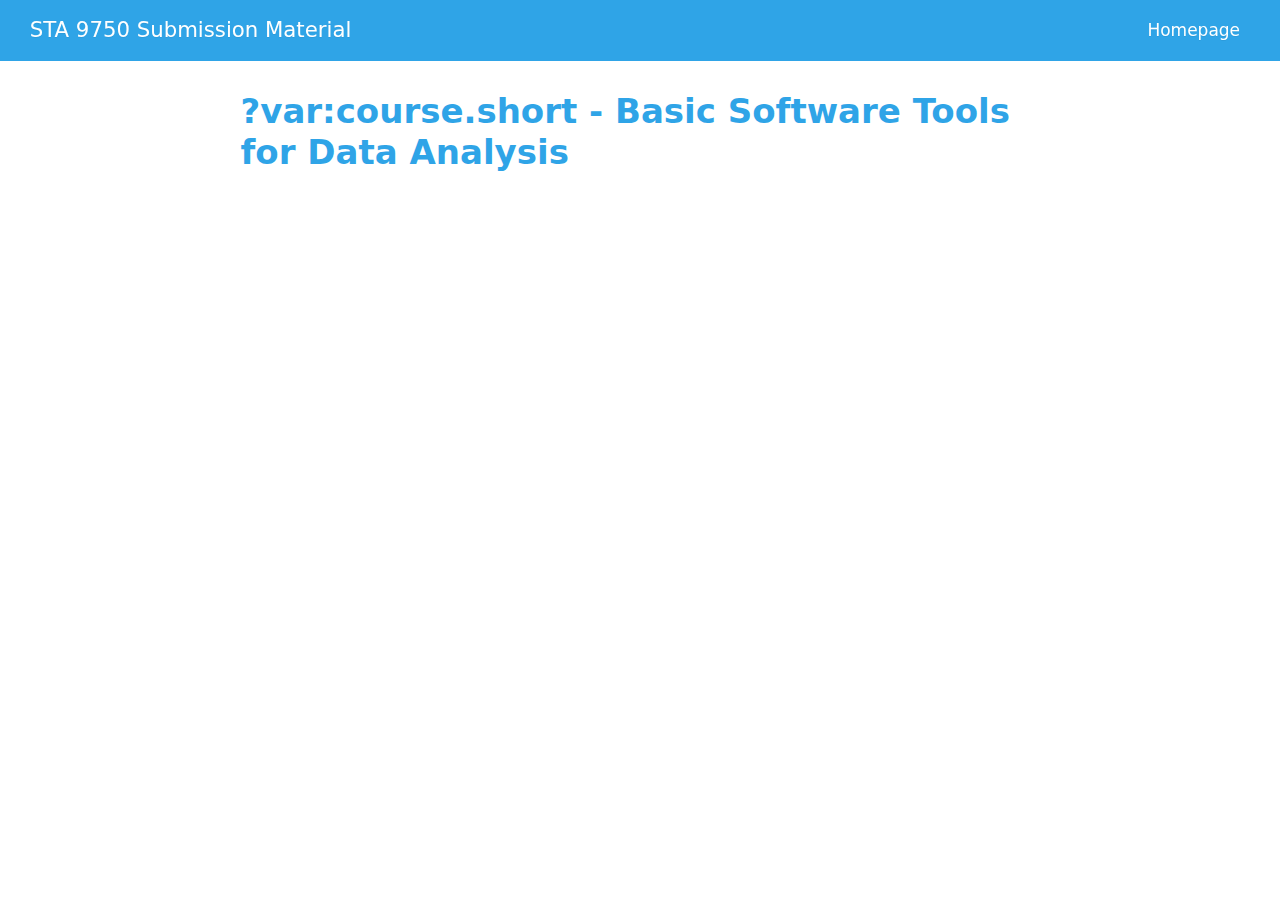
<file: docs/index02.html>
<!DOCTYPE html>
<html xmlns="http://www.w3.org/1999/xhtml" lang="en" xml:lang="en"><head>

<meta charset="utf-8">
<meta name="generator" content="quarto-1.6.40">

<meta name="viewport" content="width=device-width, initial-scale=1.0, user-scalable=yes">


<title>?var:course.short - Basic Software Tools for Data Analysis – STA 9750 Submission Material</title>
<style>
code{white-space: pre-wrap;}
span.smallcaps{font-variant: small-caps;}
div.columns{display: flex; gap: min(4vw, 1.5em);}
div.column{flex: auto; overflow-x: auto;}
div.hanging-indent{margin-left: 1.5em; text-indent: -1.5em;}
ul.task-list{list-style: none;}
ul.task-list li input[type="checkbox"] {
  width: 0.8em;
  margin: 0 0.8em 0.2em -1em; /* quarto-specific, see https://github.com/quarto-dev/quarto-cli/issues/4556 */ 
  vertical-align: middle;
}
</style>


<script src="site_libs/quarto-nav/quarto-nav.js"></script>
<script src="site_libs/quarto-nav/headroom.min.js"></script>
<script src="site_libs/clipboard/clipboard.min.js"></script>
<script src="site_libs/quarto-search/autocomplete.umd.js"></script>
<script src="site_libs/quarto-search/fuse.min.js"></script>
<script src="site_libs/quarto-search/quarto-search.js"></script>
<meta name="quarto:offset" content="./">
<script src="site_libs/quarto-html/quarto.js"></script>
<script src="site_libs/quarto-html/popper.min.js"></script>
<script src="site_libs/quarto-html/tippy.umd.min.js"></script>
<script src="site_libs/quarto-html/anchor.min.js"></script>
<link href="site_libs/quarto-html/tippy.css" rel="stylesheet">
<link href="site_libs/quarto-html/quarto-syntax-highlighting-549806ee2085284f45b00abea8c6df48.css" rel="stylesheet" id="quarto-text-highlighting-styles">
<script src="site_libs/bootstrap/bootstrap.min.js"></script>
<link href="site_libs/bootstrap/bootstrap-icons.css" rel="stylesheet">
<link href="site_libs/bootstrap/bootstrap-3405eb2cd25431ae6684dd634ade2368.min.css" rel="stylesheet" append-hash="true" id="quarto-bootstrap" data-mode="light">
<script id="quarto-search-options" type="application/json">{
  "location": "navbar",
  "copy-button": false,
  "collapse-after": 3,
  "panel-placement": "end",
  "type": "overlay",
  "limit": 50,
  "keyboard-shortcut": [
    "f",
    "/",
    "s"
  ],
  "show-item-context": false,
  "language": {
    "search-no-results-text": "No results",
    "search-matching-documents-text": "matching documents",
    "search-copy-link-title": "Copy link to search",
    "search-hide-matches-text": "Hide additional matches",
    "search-more-match-text": "more match in this document",
    "search-more-matches-text": "more matches in this document",
    "search-clear-button-title": "Clear",
    "search-text-placeholder": "",
    "search-detached-cancel-button-title": "Cancel",
    "search-submit-button-title": "Submit",
    "search-label": "Search"
  }
}</script>


</head>

<body class="nav-fixed fullcontent">

<div id="quarto-search-results"></div>
  <header id="quarto-header" class="headroom fixed-top">
    <nav class="navbar navbar-expand-lg " data-bs-theme="dark">
      <div class="navbar-container container-fluid">
      <div class="navbar-brand-container mx-auto">
    <a class="navbar-brand" href="./index.html">
    <span class="navbar-title">STA 9750 Submission Material</span>
    </a>
  </div>
          <button class="navbar-toggler" type="button" data-bs-toggle="collapse" data-bs-target="#navbarCollapse" aria-controls="navbarCollapse" role="menu" aria-expanded="false" aria-label="Toggle navigation" onclick="if (window.quartoToggleHeadroom) { window.quartoToggleHeadroom(); }">
  <span class="navbar-toggler-icon"></span>
</button>
          <div class="collapse navbar-collapse" id="navbarCollapse">
            <ul class="navbar-nav navbar-nav-scroll ms-auto">
  <li class="nav-item">
    <a class="nav-link" href="././index.html"> 
<span class="menu-text">Homepage</span></a>
  </li>  
</ul>
          </div> <!-- /navcollapse -->
            <div class="quarto-navbar-tools">
</div>
      </div> <!-- /container-fluid -->
    </nav>
</header>
<!-- content -->
<div id="quarto-content" class="quarto-container page-columns page-rows-contents page-layout-article page-navbar">
<!-- sidebar -->
<!-- margin-sidebar -->
    
<!-- main -->
<main class="content" id="quarto-document-content">

<header id="title-block-header" class="quarto-title-block default">
<div class="quarto-title">
<h1 class="title"><strong>?var:course.short</strong> - Basic Software Tools for Data Analysis</h1>
</div>



<div class="quarto-title-meta">

    
  
    
  </div>
  


</header>





</main> <!-- /main -->
<script id="quarto-html-after-body" type="application/javascript">
window.document.addEventListener("DOMContentLoaded", function (event) {
  const toggleBodyColorMode = (bsSheetEl) => {
    const mode = bsSheetEl.getAttribute("data-mode");
    const bodyEl = window.document.querySelector("body");
    if (mode === "dark") {
      bodyEl.classList.add("quarto-dark");
      bodyEl.classList.remove("quarto-light");
    } else {
      bodyEl.classList.add("quarto-light");
      bodyEl.classList.remove("quarto-dark");
    }
  }
  const toggleBodyColorPrimary = () => {
    const bsSheetEl = window.document.querySelector("link#quarto-bootstrap");
    if (bsSheetEl) {
      toggleBodyColorMode(bsSheetEl);
    }
  }
  toggleBodyColorPrimary();  
  const icon = "";
  const anchorJS = new window.AnchorJS();
  anchorJS.options = {
    placement: 'right',
    icon: icon
  };
  anchorJS.add('.anchored');
  const isCodeAnnotation = (el) => {
    for (const clz of el.classList) {
      if (clz.startsWith('code-annotation-')) {                     
        return true;
      }
    }
    return false;
  }
  const onCopySuccess = function(e) {
    // button target
    const button = e.trigger;
    // don't keep focus
    button.blur();
    // flash "checked"
    button.classList.add('code-copy-button-checked');
    var currentTitle = button.getAttribute("title");
    button.setAttribute("title", "Copied!");
    let tooltip;
    if (window.bootstrap) {
      button.setAttribute("data-bs-toggle", "tooltip");
      button.setAttribute("data-bs-placement", "left");
      button.setAttribute("data-bs-title", "Copied!");
      tooltip = new bootstrap.Tooltip(button, 
        { trigger: "manual", 
          customClass: "code-copy-button-tooltip",
          offset: [0, -8]});
      tooltip.show();    
    }
    setTimeout(function() {
      if (tooltip) {
        tooltip.hide();
        button.removeAttribute("data-bs-title");
        button.removeAttribute("data-bs-toggle");
        button.removeAttribute("data-bs-placement");
      }
      button.setAttribute("title", currentTitle);
      button.classList.remove('code-copy-button-checked');
    }, 1000);
    // clear code selection
    e.clearSelection();
  }
  const getTextToCopy = function(trigger) {
      const codeEl = trigger.previousElementSibling.cloneNode(true);
      for (const childEl of codeEl.children) {
        if (isCodeAnnotation(childEl)) {
          childEl.remove();
        }
      }
      return codeEl.innerText;
  }
  const clipboard = new window.ClipboardJS('.code-copy-button:not([data-in-quarto-modal])', {
    text: getTextToCopy
  });
  clipboard.on('success', onCopySuccess);
  if (window.document.getElementById('quarto-embedded-source-code-modal')) {
    const clipboardModal = new window.ClipboardJS('.code-copy-button[data-in-quarto-modal]', {
      text: getTextToCopy,
      container: window.document.getElementById('quarto-embedded-source-code-modal')
    });
    clipboardModal.on('success', onCopySuccess);
  }
    var localhostRegex = new RegExp(/^(?:http|https):\/\/localhost\:?[0-9]*\//);
    var mailtoRegex = new RegExp(/^mailto:/);
      var filterRegex = new RegExp("https:\/\/song-bai-gh\.github\.io\/STA9750-2025-SPRING\/");
    var isInternal = (href) => {
        return filterRegex.test(href) || localhostRegex.test(href) || mailtoRegex.test(href);
    }
    // Inspect non-navigation links and adorn them if external
 	var links = window.document.querySelectorAll('a[href]:not(.nav-link):not(.navbar-brand):not(.toc-action):not(.sidebar-link):not(.sidebar-item-toggle):not(.pagination-link):not(.no-external):not([aria-hidden]):not(.dropdown-item):not(.quarto-navigation-tool):not(.about-link)');
    for (var i=0; i<links.length; i++) {
      const link = links[i];
      if (!isInternal(link.href)) {
        // undo the damage that might have been done by quarto-nav.js in the case of
        // links that we want to consider external
        if (link.dataset.originalHref !== undefined) {
          link.href = link.dataset.originalHref;
        }
      }
    }
  function tippyHover(el, contentFn, onTriggerFn, onUntriggerFn) {
    const config = {
      allowHTML: true,
      maxWidth: 500,
      delay: 100,
      arrow: false,
      appendTo: function(el) {
          return el.parentElement;
      },
      interactive: true,
      interactiveBorder: 10,
      theme: 'quarto',
      placement: 'bottom-start',
    };
    if (contentFn) {
      config.content = contentFn;
    }
    if (onTriggerFn) {
      config.onTrigger = onTriggerFn;
    }
    if (onUntriggerFn) {
      config.onUntrigger = onUntriggerFn;
    }
    window.tippy(el, config); 
  }
  const noterefs = window.document.querySelectorAll('a[role="doc-noteref"]');
  for (var i=0; i<noterefs.length; i++) {
    const ref = noterefs[i];
    tippyHover(ref, function() {
      // use id or data attribute instead here
      let href = ref.getAttribute('data-footnote-href') || ref.getAttribute('href');
      try { href = new URL(href).hash; } catch {}
      const id = href.replace(/^#\/?/, "");
      const note = window.document.getElementById(id);
      if (note) {
        return note.innerHTML;
      } else {
        return "";
      }
    });
  }
  const xrefs = window.document.querySelectorAll('a.quarto-xref');
  const processXRef = (id, note) => {
    // Strip column container classes
    const stripColumnClz = (el) => {
      el.classList.remove("page-full", "page-columns");
      if (el.children) {
        for (const child of el.children) {
          stripColumnClz(child);
        }
      }
    }
    stripColumnClz(note)
    if (id === null || id.startsWith('sec-')) {
      // Special case sections, only their first couple elements
      const container = document.createElement("div");
      if (note.children && note.children.length > 2) {
        container.appendChild(note.children[0].cloneNode(true));
        for (let i = 1; i < note.children.length; i++) {
          const child = note.children[i];
          if (child.tagName === "P" && child.innerText === "") {
            continue;
          } else {
            container.appendChild(child.cloneNode(true));
            break;
          }
        }
        if (window.Quarto?.typesetMath) {
          window.Quarto.typesetMath(container);
        }
        return container.innerHTML
      } else {
        if (window.Quarto?.typesetMath) {
          window.Quarto.typesetMath(note);
        }
        return note.innerHTML;
      }
    } else {
      // Remove any anchor links if they are present
      const anchorLink = note.querySelector('a.anchorjs-link');
      if (anchorLink) {
        anchorLink.remove();
      }
      if (window.Quarto?.typesetMath) {
        window.Quarto.typesetMath(note);
      }
      if (note.classList.contains("callout")) {
        return note.outerHTML;
      } else {
        return note.innerHTML;
      }
    }
  }
  for (var i=0; i<xrefs.length; i++) {
    const xref = xrefs[i];
    tippyHover(xref, undefined, function(instance) {
      instance.disable();
      let url = xref.getAttribute('href');
      let hash = undefined; 
      if (url.startsWith('#')) {
        hash = url;
      } else {
        try { hash = new URL(url).hash; } catch {}
      }
      if (hash) {
        const id = hash.replace(/^#\/?/, "");
        const note = window.document.getElementById(id);
        if (note !== null) {
          try {
            const html = processXRef(id, note.cloneNode(true));
            instance.setContent(html);
          } finally {
            instance.enable();
            instance.show();
          }
        } else {
          // See if we can fetch this
          fetch(url.split('#')[0])
          .then(res => res.text())
          .then(html => {
            const parser = new DOMParser();
            const htmlDoc = parser.parseFromString(html, "text/html");
            const note = htmlDoc.getElementById(id);
            if (note !== null) {
              const html = processXRef(id, note);
              instance.setContent(html);
            } 
          }).finally(() => {
            instance.enable();
            instance.show();
          });
        }
      } else {
        // See if we can fetch a full url (with no hash to target)
        // This is a special case and we should probably do some content thinning / targeting
        fetch(url)
        .then(res => res.text())
        .then(html => {
          const parser = new DOMParser();
          const htmlDoc = parser.parseFromString(html, "text/html");
          const note = htmlDoc.querySelector('main.content');
          if (note !== null) {
            // This should only happen for chapter cross references
            // (since there is no id in the URL)
            // remove the first header
            if (note.children.length > 0 && note.children[0].tagName === "HEADER") {
              note.children[0].remove();
            }
            const html = processXRef(null, note);
            instance.setContent(html);
          } 
        }).finally(() => {
          instance.enable();
          instance.show();
        });
      }
    }, function(instance) {
    });
  }
      let selectedAnnoteEl;
      const selectorForAnnotation = ( cell, annotation) => {
        let cellAttr = 'data-code-cell="' + cell + '"';
        let lineAttr = 'data-code-annotation="' +  annotation + '"';
        const selector = 'span[' + cellAttr + '][' + lineAttr + ']';
        return selector;
      }
      const selectCodeLines = (annoteEl) => {
        const doc = window.document;
        const targetCell = annoteEl.getAttribute("data-target-cell");
        const targetAnnotation = annoteEl.getAttribute("data-target-annotation");
        const annoteSpan = window.document.querySelector(selectorForAnnotation(targetCell, targetAnnotation));
        const lines = annoteSpan.getAttribute("data-code-lines").split(",");
        const lineIds = lines.map((line) => {
          return targetCell + "-" + line;
        })
        let top = null;
        let height = null;
        let parent = null;
        if (lineIds.length > 0) {
            //compute the position of the single el (top and bottom and make a div)
            const el = window.document.getElementById(lineIds[0]);
            top = el.offsetTop;
            height = el.offsetHeight;
            parent = el.parentElement.parentElement;
          if (lineIds.length > 1) {
            const lastEl = window.document.getElementById(lineIds[lineIds.length - 1]);
            const bottom = lastEl.offsetTop + lastEl.offsetHeight;
            height = bottom - top;
          }
          if (top !== null && height !== null && parent !== null) {
            // cook up a div (if necessary) and position it 
            let div = window.document.getElementById("code-annotation-line-highlight");
            if (div === null) {
              div = window.document.createElement("div");
              div.setAttribute("id", "code-annotation-line-highlight");
              div.style.position = 'absolute';
              parent.appendChild(div);
            }
            div.style.top = top - 2 + "px";
            div.style.height = height + 4 + "px";
            div.style.left = 0;
            let gutterDiv = window.document.getElementById("code-annotation-line-highlight-gutter");
            if (gutterDiv === null) {
              gutterDiv = window.document.createElement("div");
              gutterDiv.setAttribute("id", "code-annotation-line-highlight-gutter");
              gutterDiv.style.position = 'absolute';
              const codeCell = window.document.getElementById(targetCell);
              const gutter = codeCell.querySelector('.code-annotation-gutter');
              gutter.appendChild(gutterDiv);
            }
            gutterDiv.style.top = top - 2 + "px";
            gutterDiv.style.height = height + 4 + "px";
          }
          selectedAnnoteEl = annoteEl;
        }
      };
      const unselectCodeLines = () => {
        const elementsIds = ["code-annotation-line-highlight", "code-annotation-line-highlight-gutter"];
        elementsIds.forEach((elId) => {
          const div = window.document.getElementById(elId);
          if (div) {
            div.remove();
          }
        });
        selectedAnnoteEl = undefined;
      };
        // Handle positioning of the toggle
    window.addEventListener(
      "resize",
      throttle(() => {
        elRect = undefined;
        if (selectedAnnoteEl) {
          selectCodeLines(selectedAnnoteEl);
        }
      }, 10)
    );
    function throttle(fn, ms) {
    let throttle = false;
    let timer;
      return (...args) => {
        if(!throttle) { // first call gets through
            fn.apply(this, args);
            throttle = true;
        } else { // all the others get throttled
            if(timer) clearTimeout(timer); // cancel #2
            timer = setTimeout(() => {
              fn.apply(this, args);
              timer = throttle = false;
            }, ms);
        }
      };
    }
      // Attach click handler to the DT
      const annoteDls = window.document.querySelectorAll('dt[data-target-cell]');
      for (const annoteDlNode of annoteDls) {
        annoteDlNode.addEventListener('click', (event) => {
          const clickedEl = event.target;
          if (clickedEl !== selectedAnnoteEl) {
            unselectCodeLines();
            const activeEl = window.document.querySelector('dt[data-target-cell].code-annotation-active');
            if (activeEl) {
              activeEl.classList.remove('code-annotation-active');
            }
            selectCodeLines(clickedEl);
            clickedEl.classList.add('code-annotation-active');
          } else {
            // Unselect the line
            unselectCodeLines();
            clickedEl.classList.remove('code-annotation-active');
          }
        });
      }
  const findCites = (el) => {
    const parentEl = el.parentElement;
    if (parentEl) {
      const cites = parentEl.dataset.cites;
      if (cites) {
        return {
          el,
          cites: cites.split(' ')
        };
      } else {
        return findCites(el.parentElement)
      }
    } else {
      return undefined;
    }
  };
  var bibliorefs = window.document.querySelectorAll('a[role="doc-biblioref"]');
  for (var i=0; i<bibliorefs.length; i++) {
    const ref = bibliorefs[i];
    const citeInfo = findCites(ref);
    if (citeInfo) {
      tippyHover(citeInfo.el, function() {
        var popup = window.document.createElement('div');
        citeInfo.cites.forEach(function(cite) {
          var citeDiv = window.document.createElement('div');
          citeDiv.classList.add('hanging-indent');
          citeDiv.classList.add('csl-entry');
          var biblioDiv = window.document.getElementById('ref-' + cite);
          if (biblioDiv) {
            citeDiv.innerHTML = biblioDiv.innerHTML;
          }
          popup.appendChild(citeDiv);
        });
        return popup.innerHTML;
      });
    }
  }
});
</script>
</div> <!-- /content -->




</body></html>
</file>
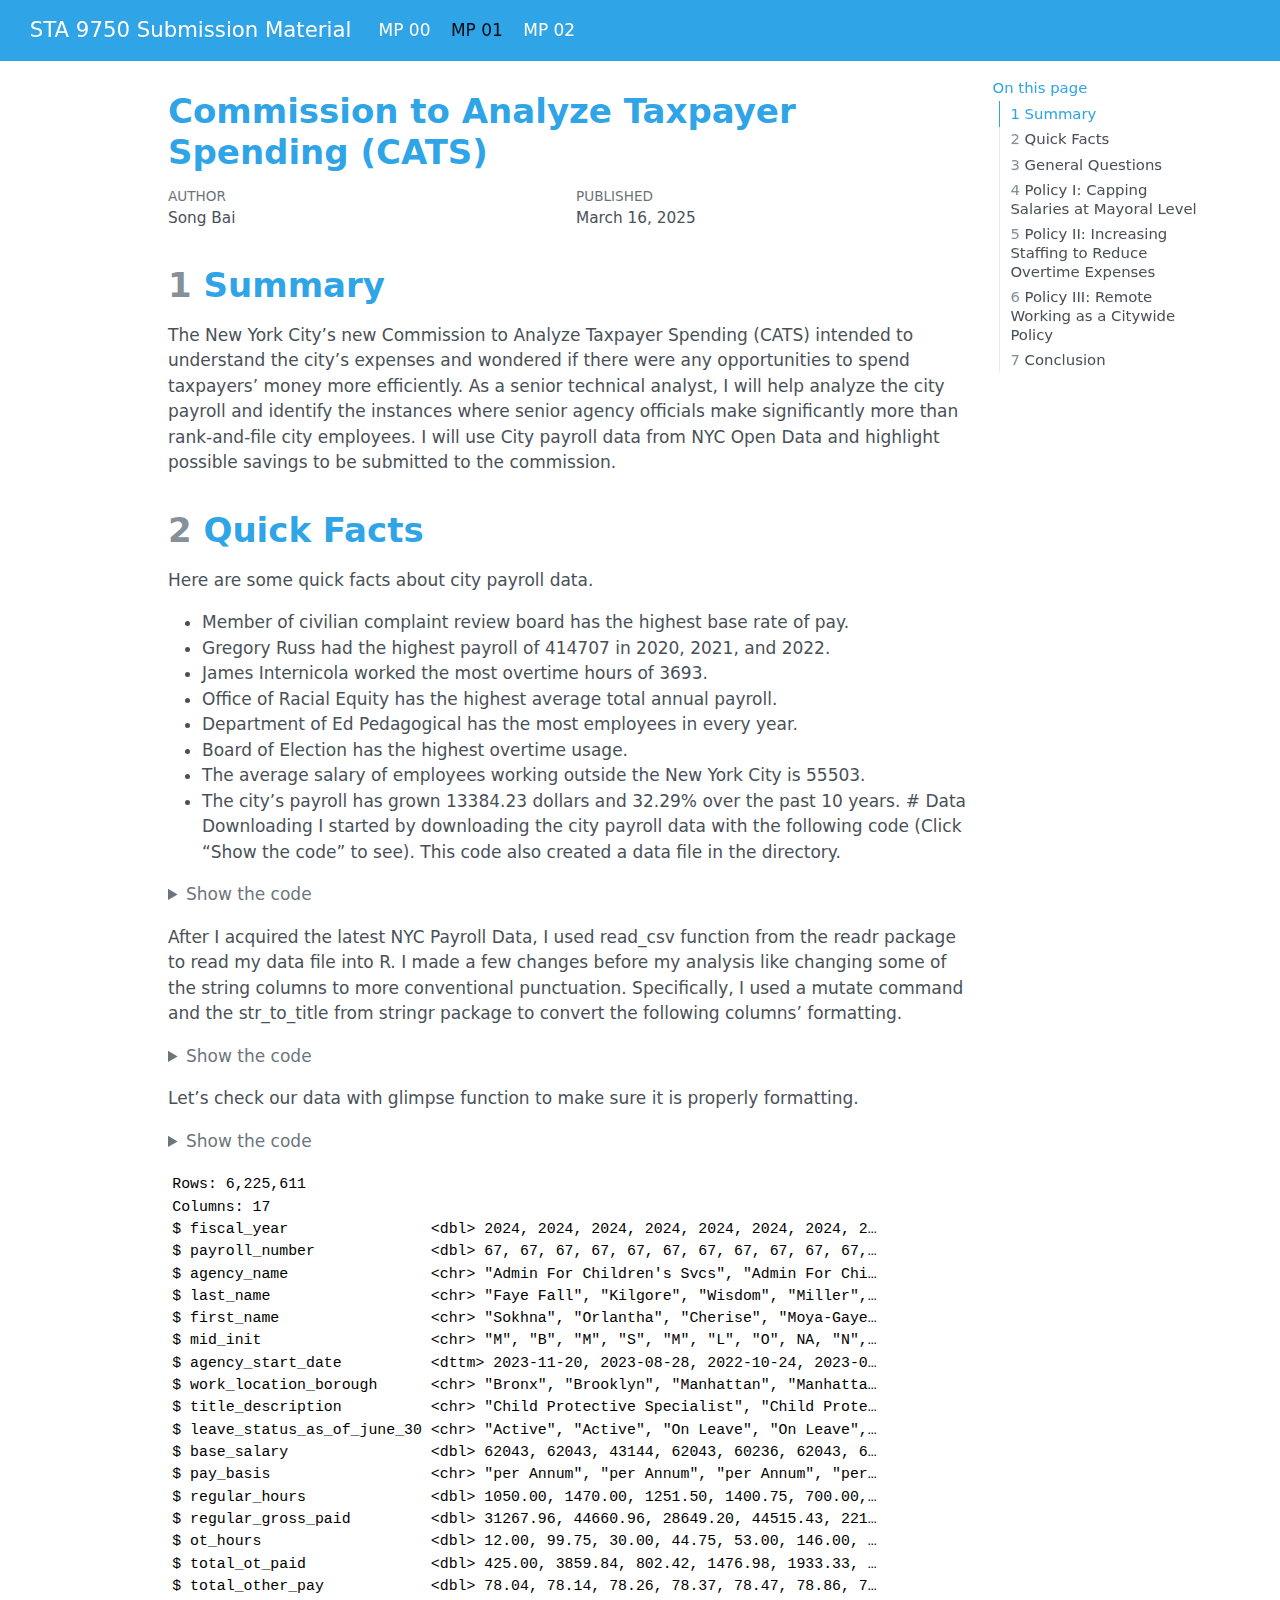
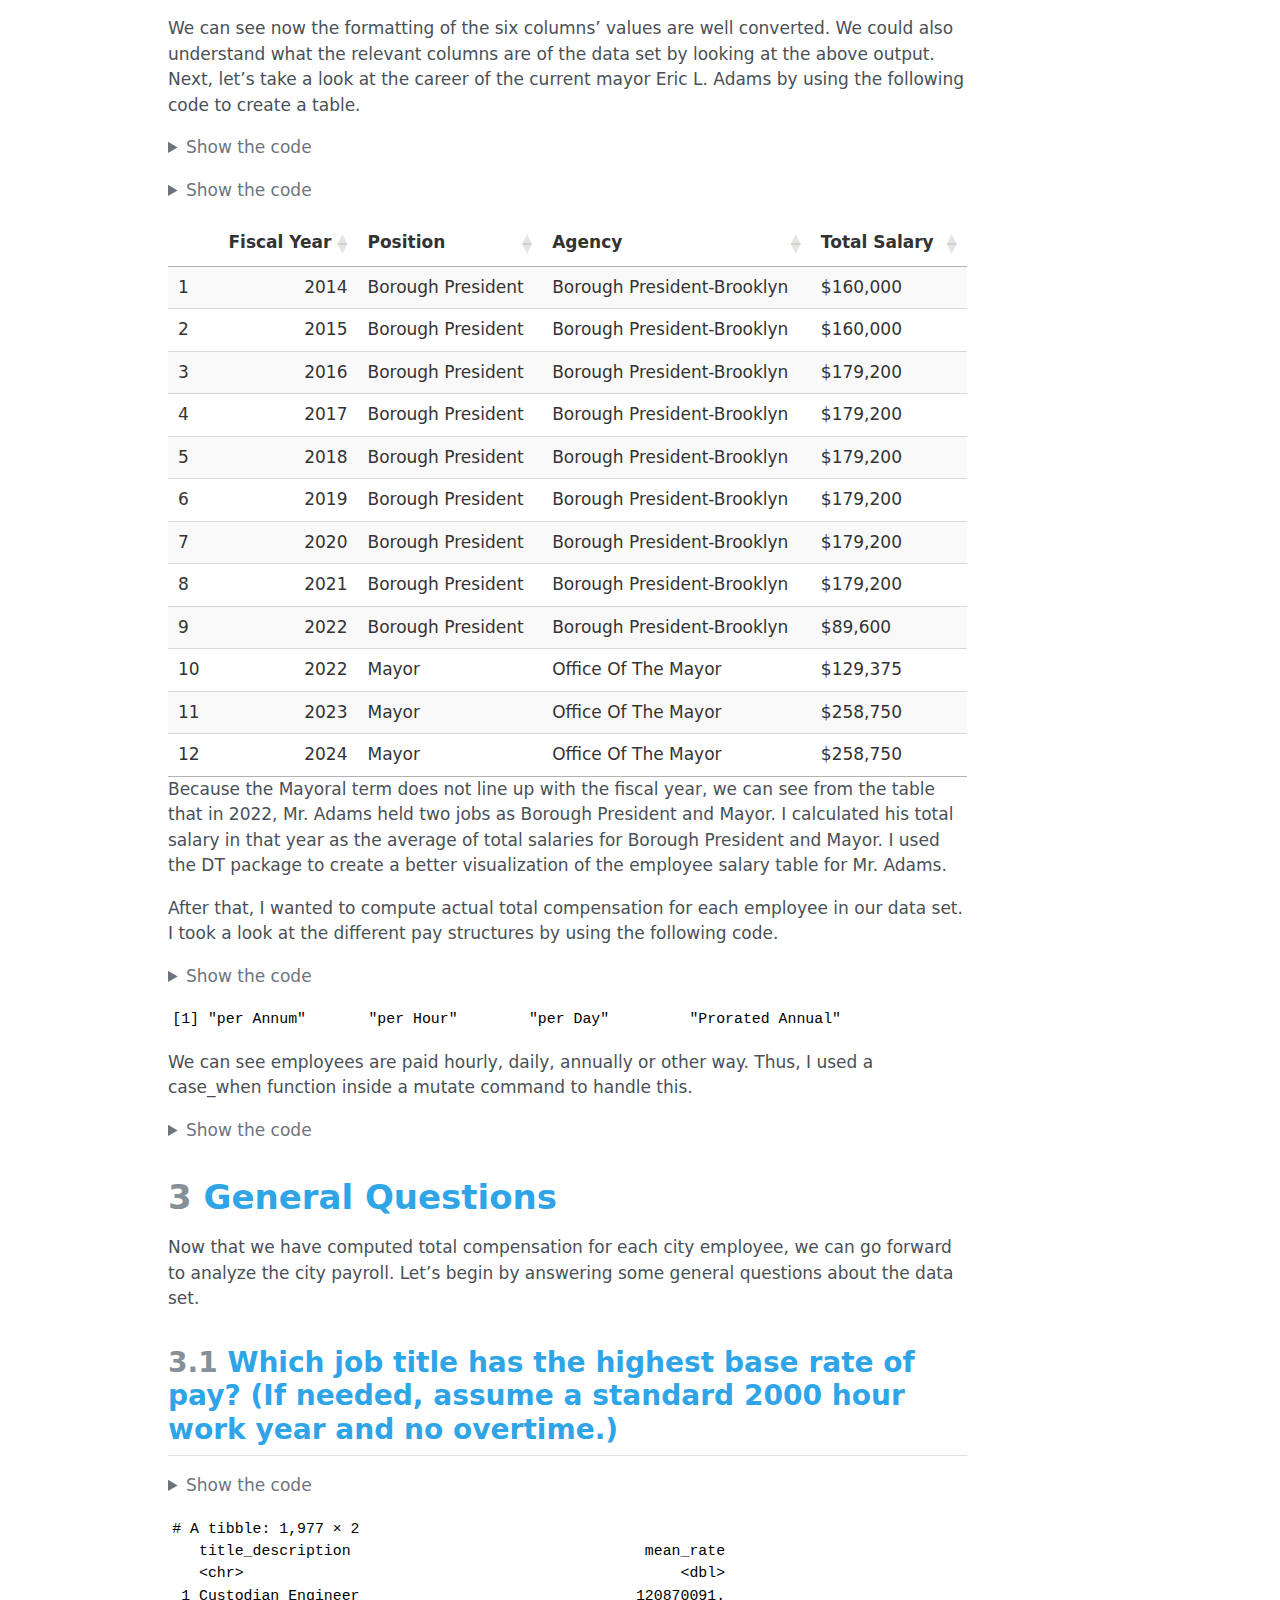
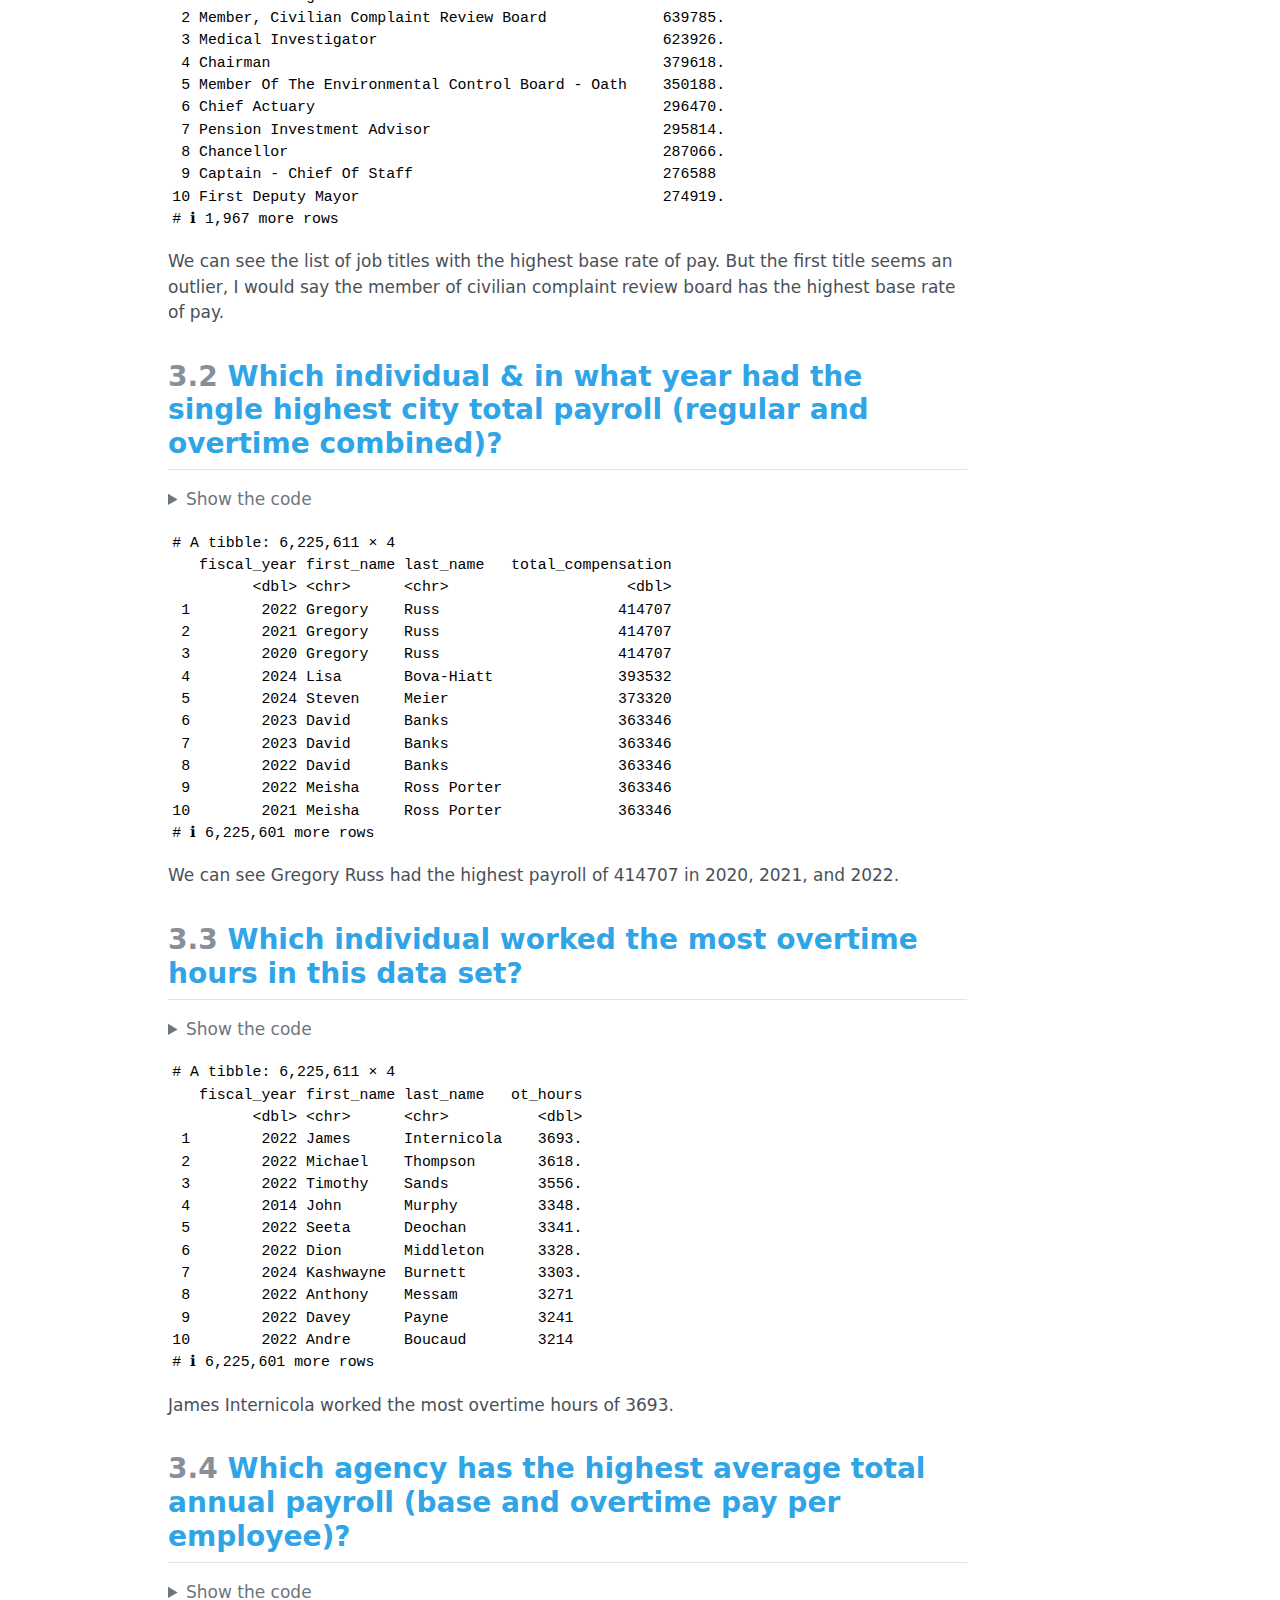
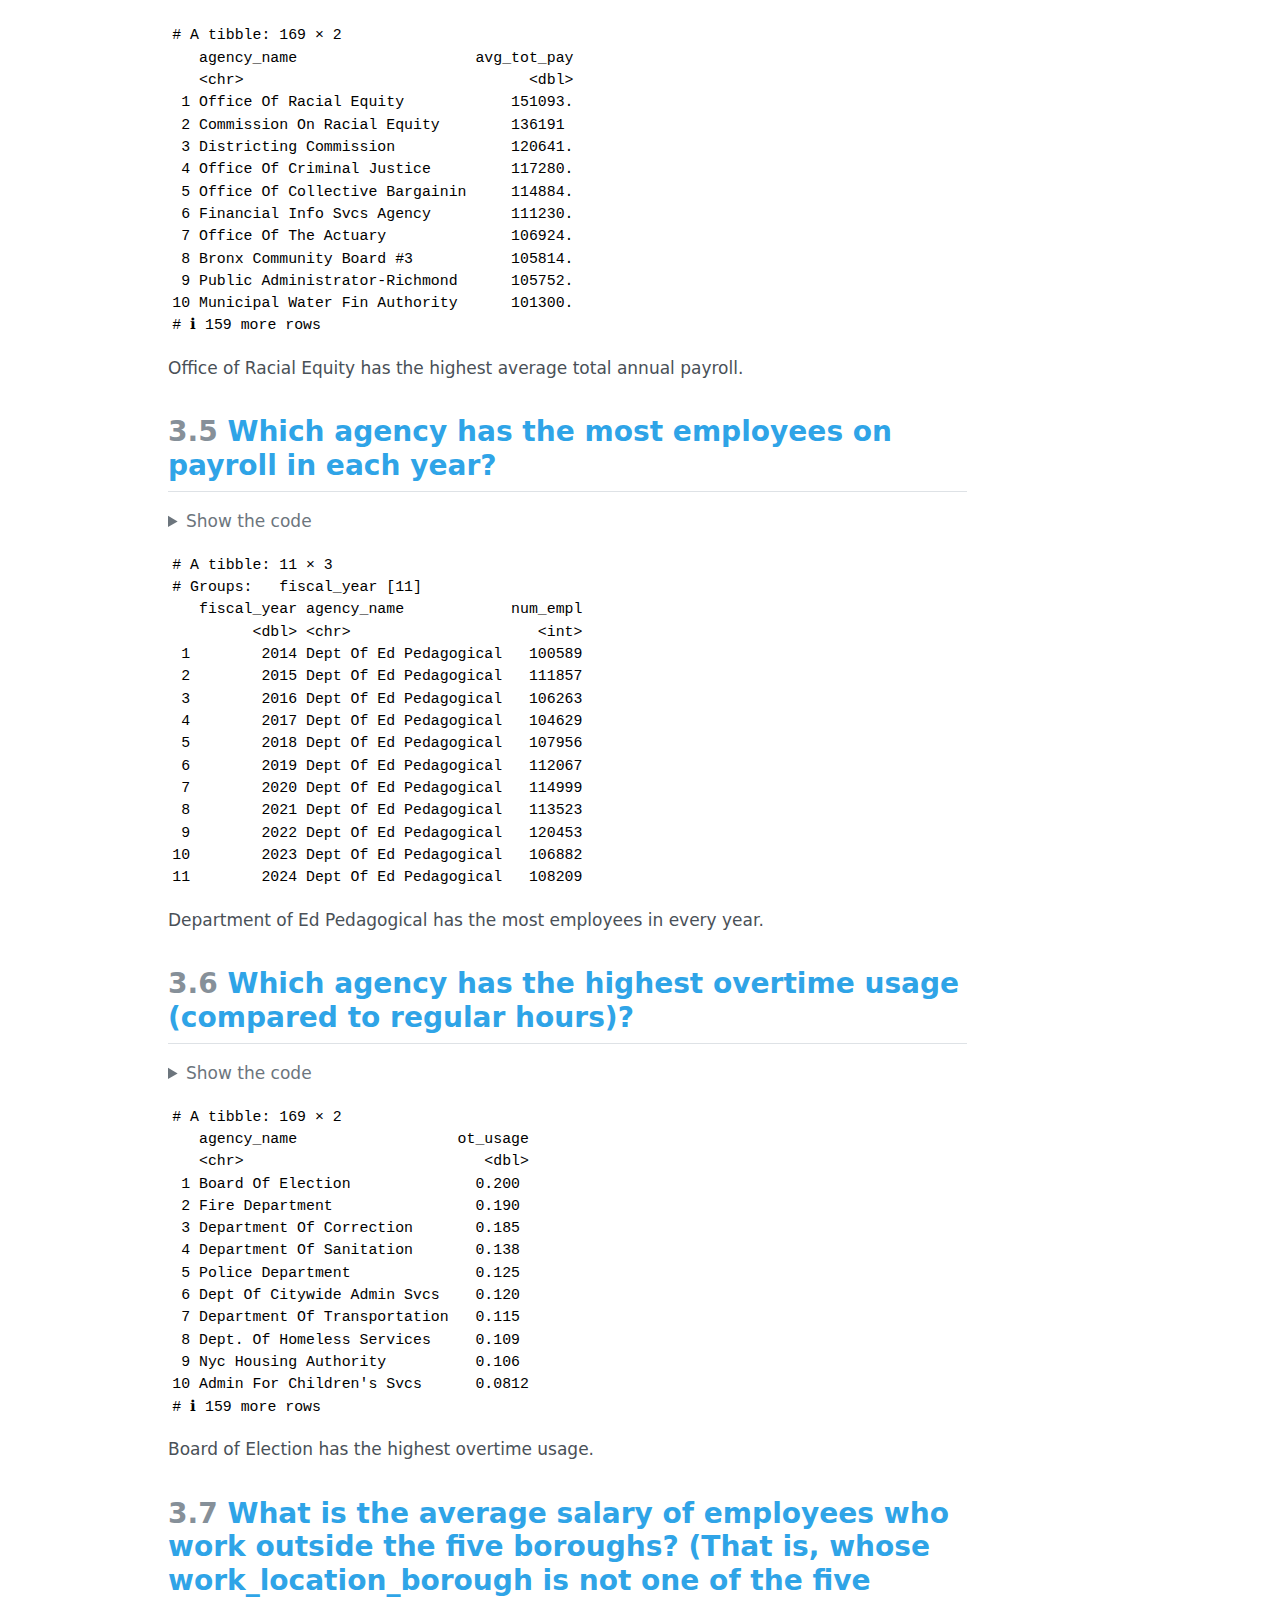
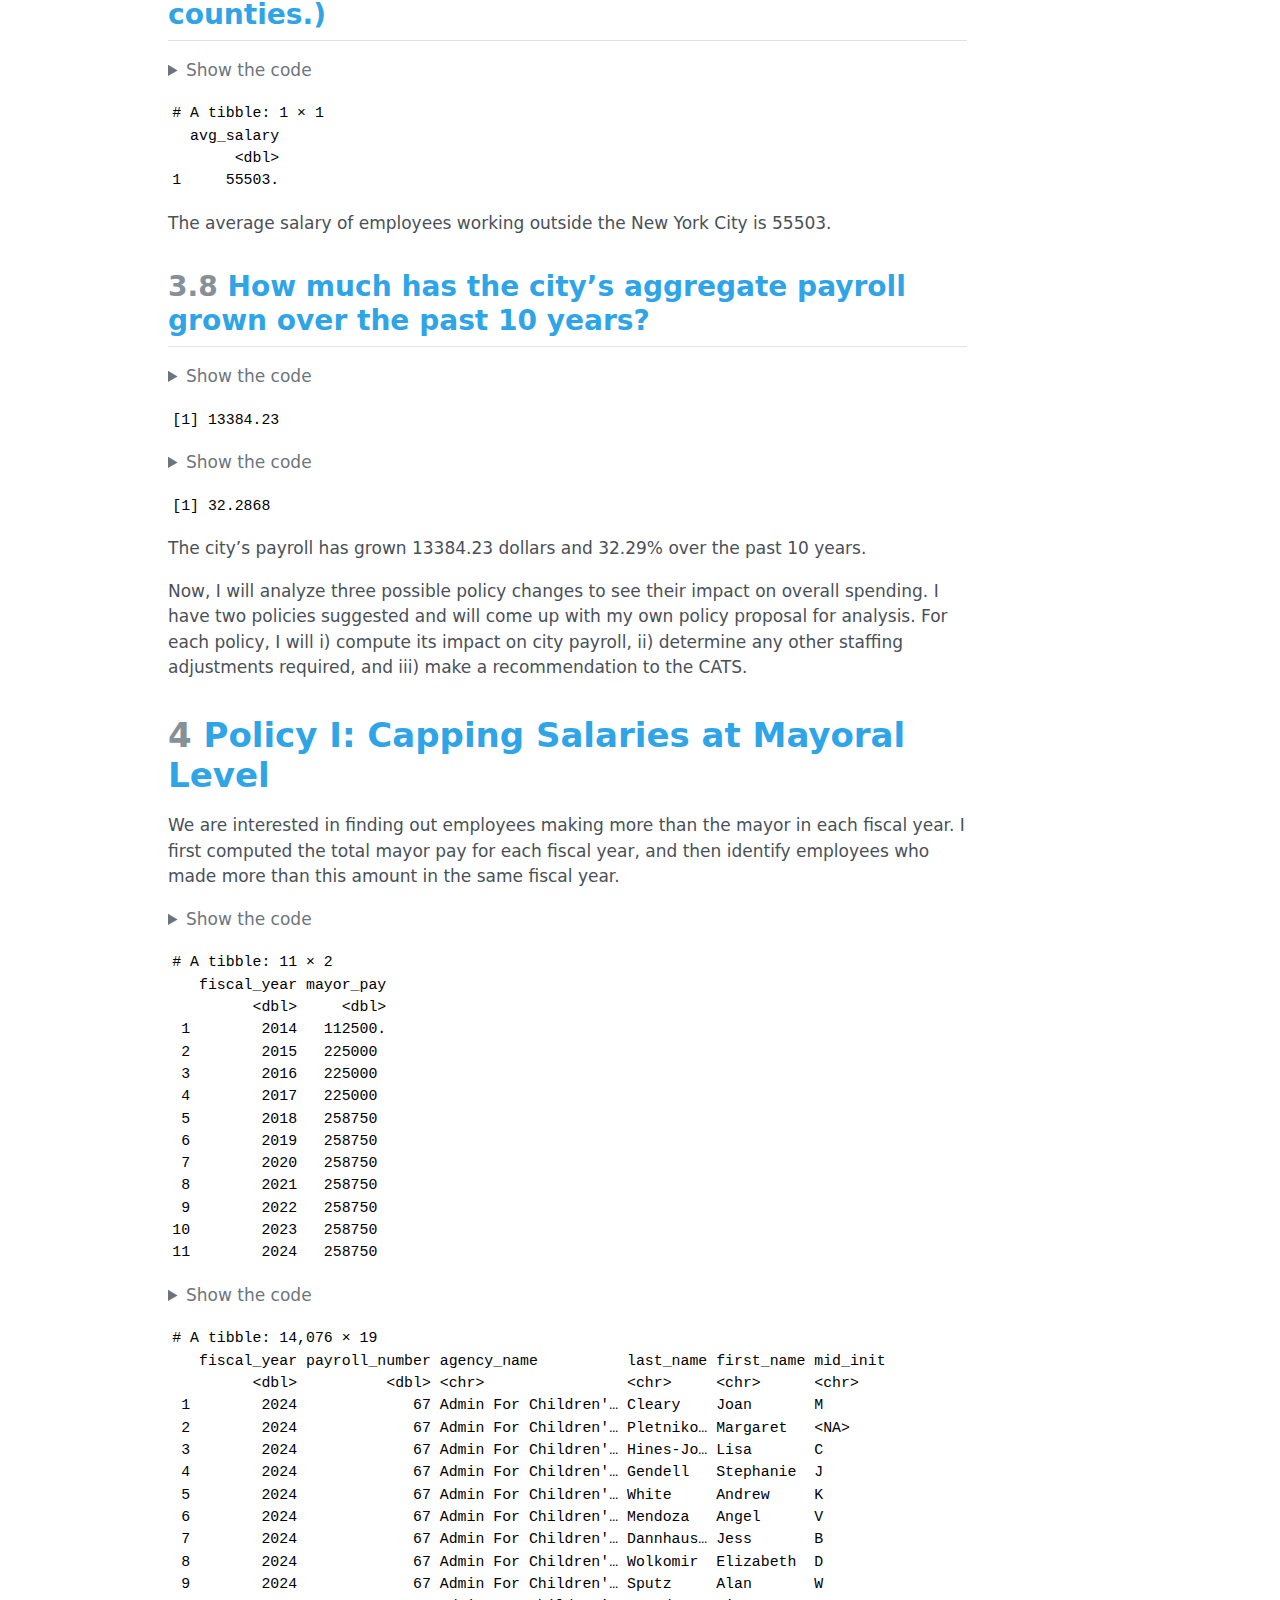
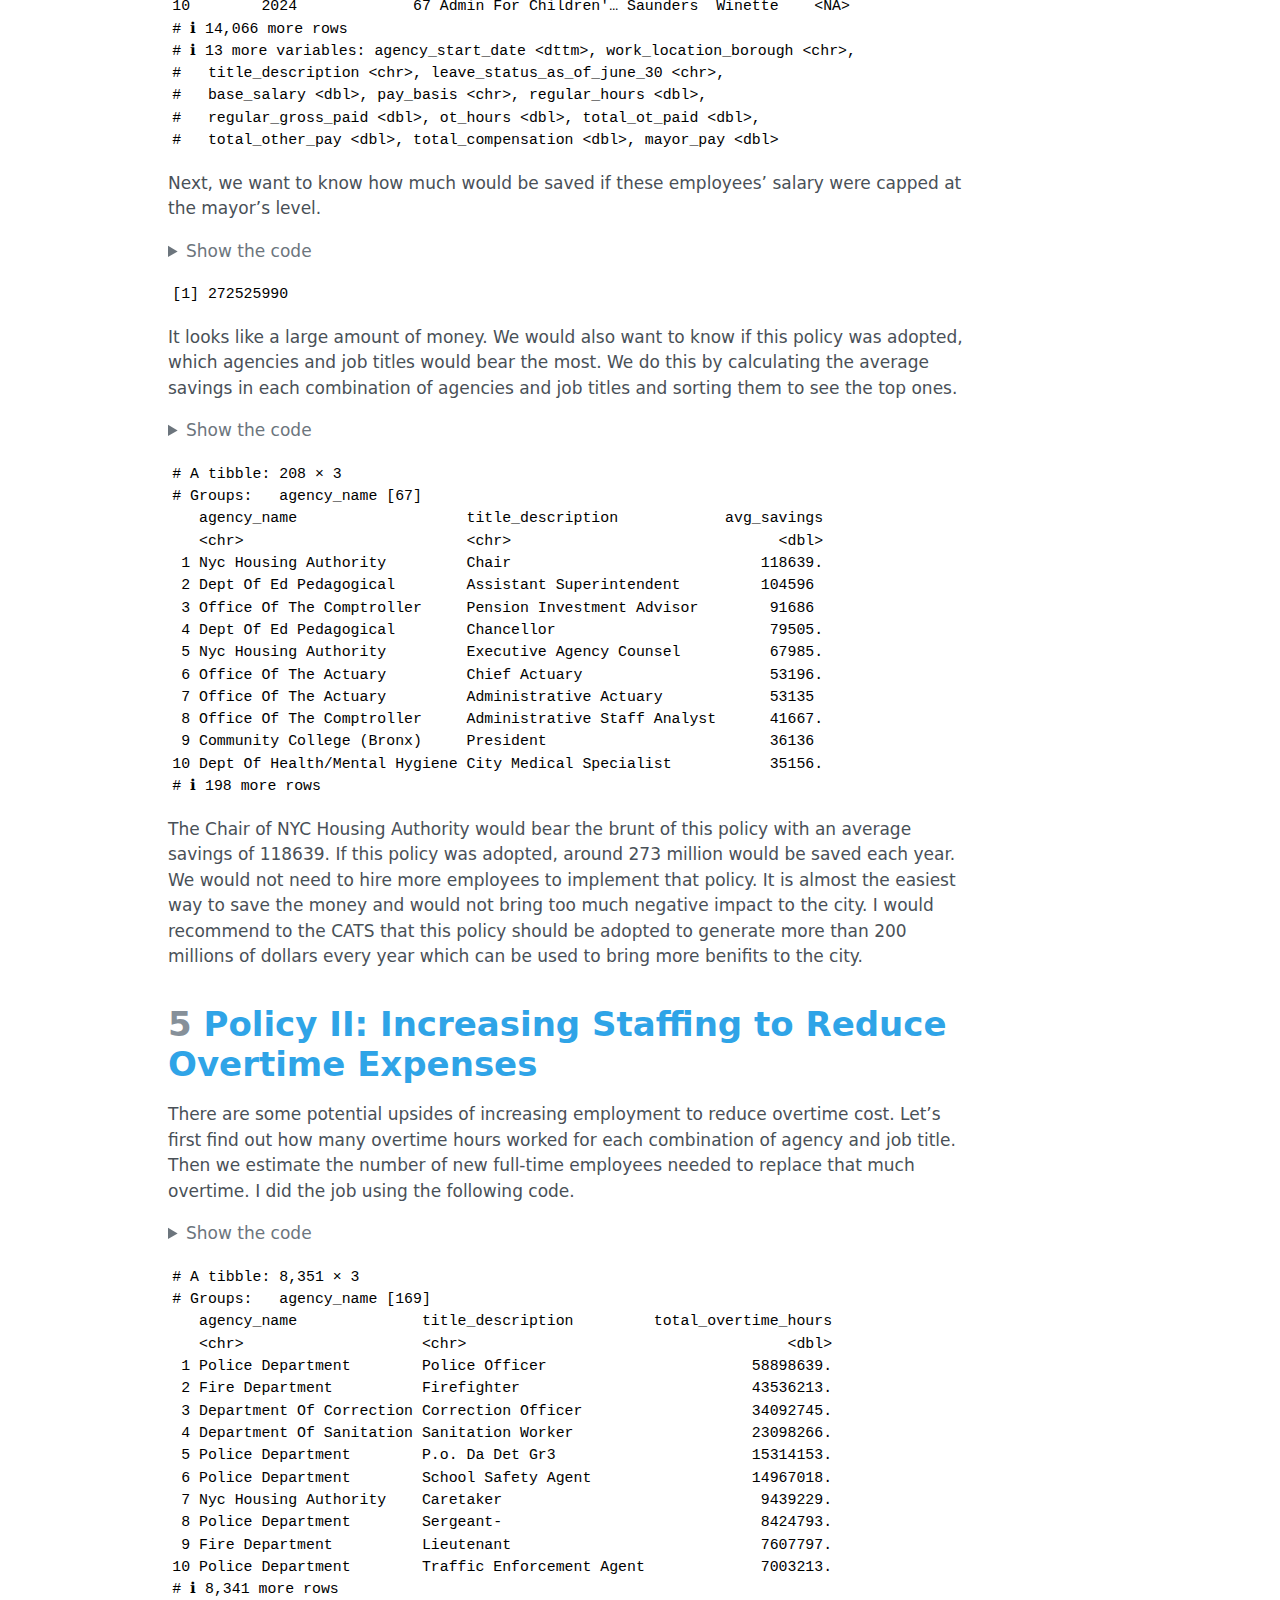
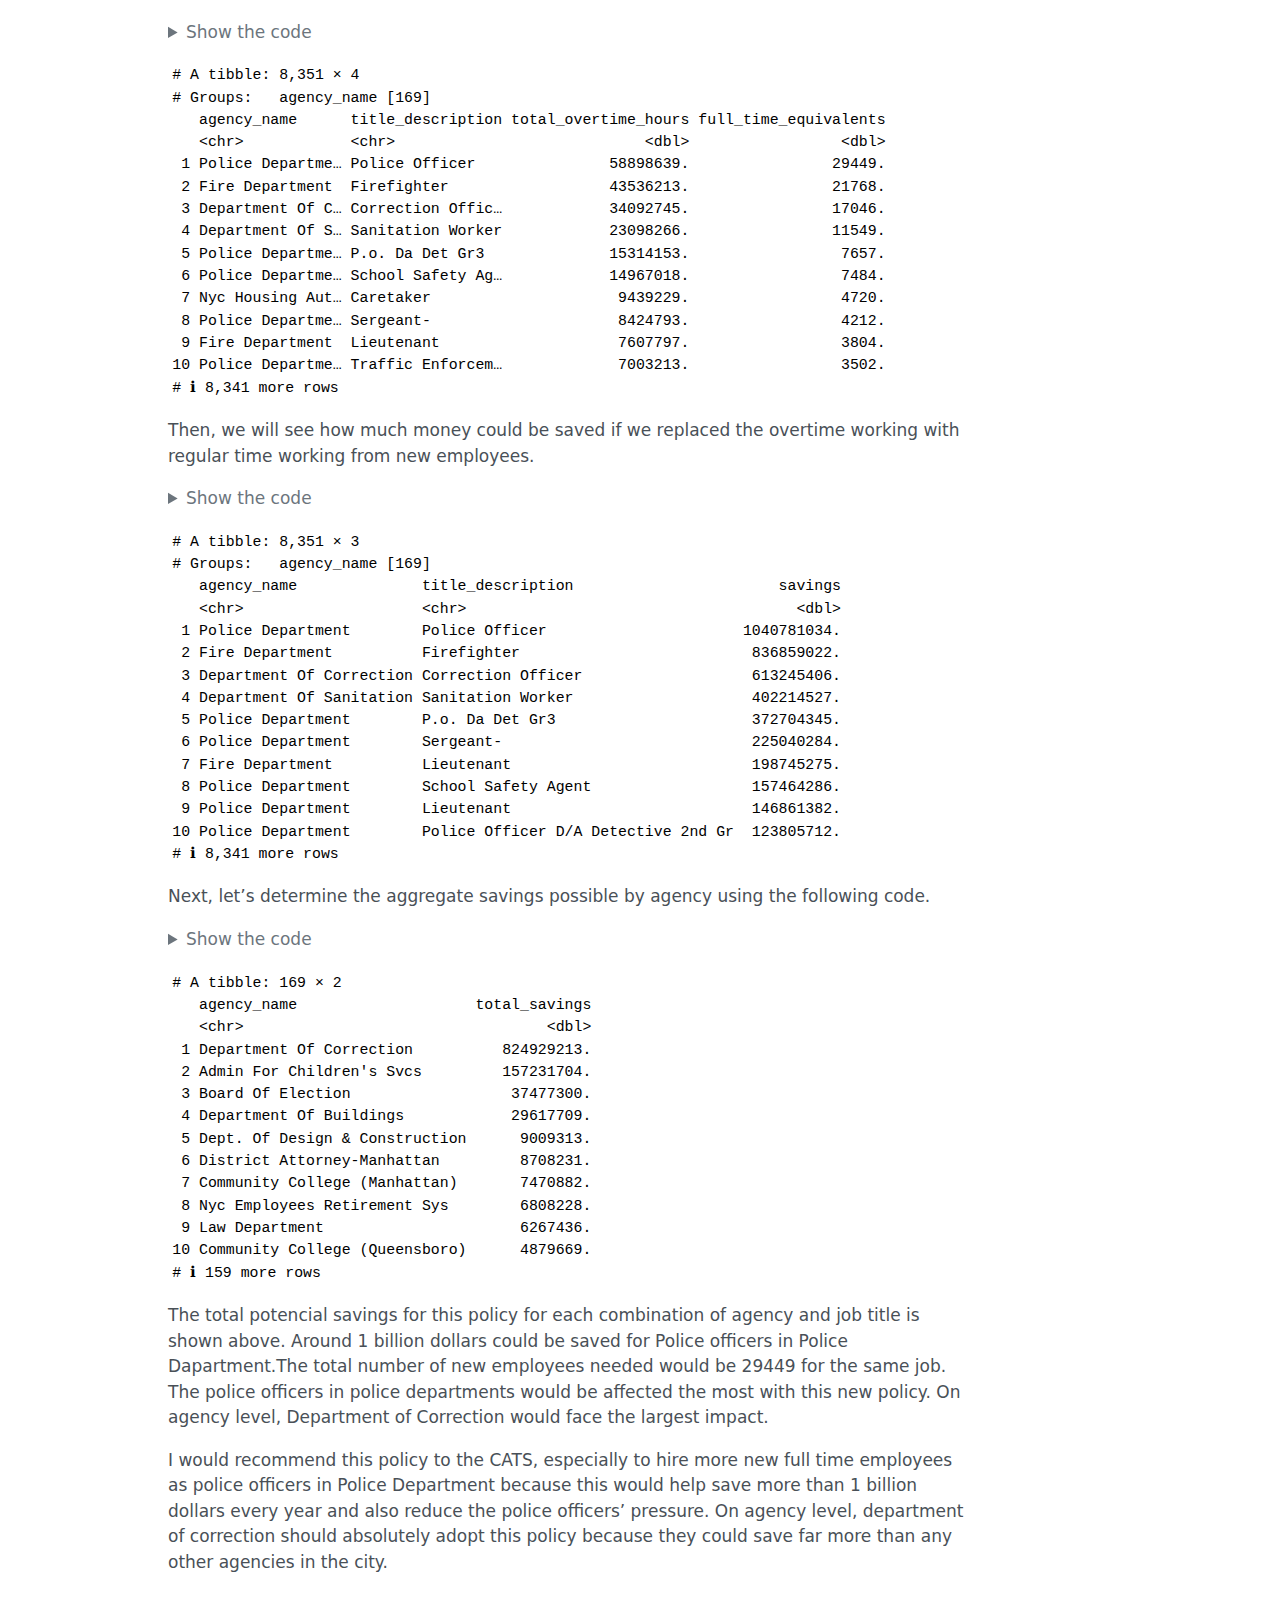
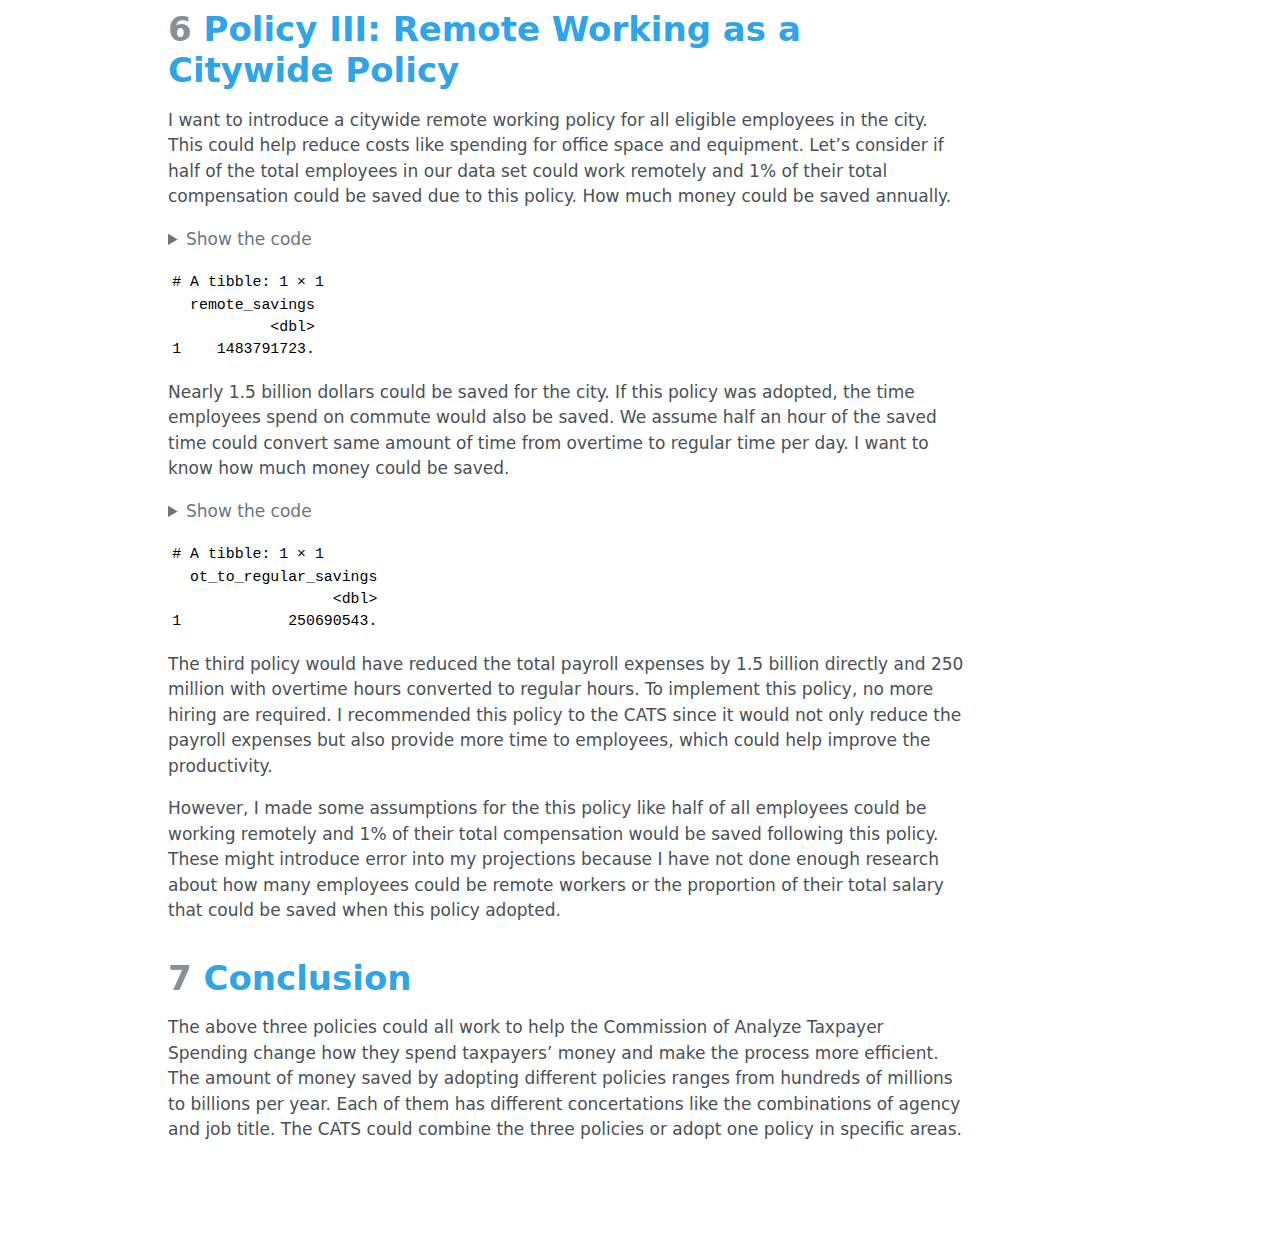
<file: docs/mp01.html>
<!DOCTYPE html>
<html xmlns="http://www.w3.org/1999/xhtml" lang="en" xml:lang="en"><head>

<meta charset="utf-8">
<meta name="generator" content="quarto-1.6.40">

<meta name="viewport" content="width=device-width, initial-scale=1.0, user-scalable=yes">

<meta name="author" content="Song Bai">
<meta name="dcterms.date" content="2025-03-16">

<title>Commission to Analyze Taxpayer Spending (CATS) – STA 9750 Submission Material</title>
<style>
code{white-space: pre-wrap;}
span.smallcaps{font-variant: small-caps;}
div.columns{display: flex; gap: min(4vw, 1.5em);}
div.column{flex: auto; overflow-x: auto;}
div.hanging-indent{margin-left: 1.5em; text-indent: -1.5em;}
ul.task-list{list-style: none;}
ul.task-list li input[type="checkbox"] {
  width: 0.8em;
  margin: 0 0.8em 0.2em -1em; /* quarto-specific, see https://github.com/quarto-dev/quarto-cli/issues/4556 */ 
  vertical-align: middle;
}
/* CSS for syntax highlighting */
pre > code.sourceCode { white-space: pre; position: relative; }
pre > code.sourceCode > span { line-height: 1.25; }
pre > code.sourceCode > span:empty { height: 1.2em; }
.sourceCode { overflow: visible; }
code.sourceCode > span { color: inherit; text-decoration: inherit; }
div.sourceCode { margin: 1em 0; }
pre.sourceCode { margin: 0; }
@media screen {
div.sourceCode { overflow: auto; }
}
@media print {
pre > code.sourceCode { white-space: pre-wrap; }
pre > code.sourceCode > span { display: inline-block; text-indent: -5em; padding-left: 5em; }
}
pre.numberSource code
  { counter-reset: source-line 0; }
pre.numberSource code > span
  { position: relative; left: -4em; counter-increment: source-line; }
pre.numberSource code > span > a:first-child::before
  { content: counter(source-line);
    position: relative; left: -1em; text-align: right; vertical-align: baseline;
    border: none; display: inline-block;
    -webkit-touch-callout: none; -webkit-user-select: none;
    -khtml-user-select: none; -moz-user-select: none;
    -ms-user-select: none; user-select: none;
    padding: 0 4px; width: 4em;
  }
pre.numberSource { margin-left: 3em;  padding-left: 4px; }
div.sourceCode
  {   }
@media screen {
pre > code.sourceCode > span > a:first-child::before { text-decoration: underline; }
}
</style>


<script src="site_libs/quarto-nav/quarto-nav.js"></script>
<script src="site_libs/quarto-nav/headroom.min.js"></script>
<script src="site_libs/clipboard/clipboard.min.js"></script>
<script src="site_libs/quarto-search/autocomplete.umd.js"></script>
<script src="site_libs/quarto-search/fuse.min.js"></script>
<script src="site_libs/quarto-search/quarto-search.js"></script>
<meta name="quarto:offset" content="./">
<script src="site_libs/quarto-html/quarto.js"></script>
<script src="site_libs/quarto-html/popper.min.js"></script>
<script src="site_libs/quarto-html/tippy.umd.min.js"></script>
<script src="site_libs/quarto-html/anchor.min.js"></script>
<link href="site_libs/quarto-html/tippy.css" rel="stylesheet">
<link href="site_libs/quarto-html/quarto-syntax-highlighting-549806ee2085284f45b00abea8c6df48.css" rel="stylesheet" id="quarto-text-highlighting-styles">
<script src="site_libs/bootstrap/bootstrap.min.js"></script>
<link href="site_libs/bootstrap/bootstrap-icons.css" rel="stylesheet">
<link href="site_libs/bootstrap/bootstrap-3405eb2cd25431ae6684dd634ade2368.min.css" rel="stylesheet" append-hash="true" id="quarto-bootstrap" data-mode="light">
<script id="quarto-search-options" type="application/json">{
  "location": "navbar",
  "copy-button": false,
  "collapse-after": 3,
  "panel-placement": "end",
  "type": "overlay",
  "limit": 50,
  "keyboard-shortcut": [
    "f",
    "/",
    "s"
  ],
  "show-item-context": false,
  "language": {
    "search-no-results-text": "No results",
    "search-matching-documents-text": "matching documents",
    "search-copy-link-title": "Copy link to search",
    "search-hide-matches-text": "Hide additional matches",
    "search-more-match-text": "more match in this document",
    "search-more-matches-text": "more matches in this document",
    "search-clear-button-title": "Clear",
    "search-text-placeholder": "",
    "search-detached-cancel-button-title": "Cancel",
    "search-submit-button-title": "Submit",
    "search-label": "Search"
  }
}</script>
<link href="site_libs/htmltools-fill-0.5.8.1/fill.css" rel="stylesheet">
<script src="site_libs/htmlwidgets-1.6.4/htmlwidgets.js"></script>
<link href="site_libs/datatables-css-0.0.0/datatables-crosstalk.css" rel="stylesheet">
<script src="site_libs/datatables-binding-0.33/datatables.js"></script>
<script src="site_libs/jquery-3.6.0/jquery-3.6.0.min.js"></script>
<link href="site_libs/dt-core-1.13.6/css/jquery.dataTables.min.css" rel="stylesheet">
<link href="site_libs/dt-core-1.13.6/css/jquery.dataTables.extra.css" rel="stylesheet">
<script src="site_libs/dt-core-1.13.6/js/jquery.dataTables.min.js"></script>
<link href="site_libs/crosstalk-1.2.1/css/crosstalk.min.css" rel="stylesheet">
<script src="site_libs/crosstalk-1.2.1/js/crosstalk.min.js"></script>


</head>

<body class="nav-fixed">

<div id="quarto-search-results"></div>
  <header id="quarto-header" class="headroom fixed-top">
    <nav class="navbar navbar-expand-lg " data-bs-theme="dark">
      <div class="navbar-container container-fluid">
      <div class="navbar-brand-container mx-auto">
    <a class="navbar-brand" href="./index.html">
    <span class="navbar-title">STA 9750 Submission Material</span>
    </a>
  </div>
          <button class="navbar-toggler" type="button" data-bs-toggle="collapse" data-bs-target="#navbarCollapse" aria-controls="navbarCollapse" role="menu" aria-expanded="false" aria-label="Toggle navigation" onclick="if (window.quartoToggleHeadroom) { window.quartoToggleHeadroom(); }">
  <span class="navbar-toggler-icon"></span>
</button>
          <div class="collapse navbar-collapse" id="navbarCollapse">
            <ul class="navbar-nav navbar-nav-scroll me-auto">
  <li class="nav-item">
    <a class="nav-link" href="./index.html"> 
<span class="menu-text">MP 00</span></a>
  </li>  
  <li class="nav-item">
    <a class="nav-link active" href="./mp01.html" aria-current="page"> 
<span class="menu-text">MP 01</span></a>
  </li>  
  <li class="nav-item">
    <a class="nav-link" href="./mp02.html"> 
<span class="menu-text">MP 02</span></a>
  </li>  
</ul>
          </div> <!-- /navcollapse -->
            <div class="quarto-navbar-tools">
</div>
      </div> <!-- /container-fluid -->
    </nav>
</header>
<!-- content -->
<div id="quarto-content" class="quarto-container page-columns page-rows-contents page-layout-article page-navbar">
<!-- sidebar -->
<!-- margin-sidebar -->
    <div id="quarto-margin-sidebar" class="sidebar margin-sidebar">
        <nav id="TOC" role="doc-toc" class="toc-active">
    <h2 id="toc-title">On this page</h2>
   
  <ul>
  <li><a href="#summary" id="toc-summary" class="nav-link active" data-scroll-target="#summary"><span class="header-section-number">1</span> Summary</a></li>
  <li><a href="#quick-facts" id="toc-quick-facts" class="nav-link" data-scroll-target="#quick-facts"><span class="header-section-number">2</span> Quick Facts</a></li>
  <li><a href="#general-questions" id="toc-general-questions" class="nav-link" data-scroll-target="#general-questions"><span class="header-section-number">3</span> General Questions</a>
  <ul class="collapse">
  <li><a href="#which-job-title-has-the-highest-base-rate-of-pay-if-needed-assume-a-standard-2000-hour-work-year-and-no-overtime." id="toc-which-job-title-has-the-highest-base-rate-of-pay-if-needed-assume-a-standard-2000-hour-work-year-and-no-overtime." class="nav-link" data-scroll-target="#which-job-title-has-the-highest-base-rate-of-pay-if-needed-assume-a-standard-2000-hour-work-year-and-no-overtime."><span class="header-section-number">3.1</span> Which job title has the highest base rate of pay? (If needed, assume a standard 2000 hour work year and no overtime.)</a></li>
  <li><a href="#which-individual-in-what-year-had-the-single-highest-city-total-payroll-regular-and-overtime-combined" id="toc-which-individual-in-what-year-had-the-single-highest-city-total-payroll-regular-and-overtime-combined" class="nav-link" data-scroll-target="#which-individual-in-what-year-had-the-single-highest-city-total-payroll-regular-and-overtime-combined"><span class="header-section-number">3.2</span> Which individual &amp; in what year had the single highest city total payroll (regular and overtime combined)?</a></li>
  <li><a href="#which-individual-worked-the-most-overtime-hours-in-this-data-set" id="toc-which-individual-worked-the-most-overtime-hours-in-this-data-set" class="nav-link" data-scroll-target="#which-individual-worked-the-most-overtime-hours-in-this-data-set"><span class="header-section-number">3.3</span> Which individual worked the most overtime hours in this data set?</a></li>
  <li><a href="#which-agency-has-the-highest-average-total-annual-payroll-base-and-overtime-pay-per-employee" id="toc-which-agency-has-the-highest-average-total-annual-payroll-base-and-overtime-pay-per-employee" class="nav-link" data-scroll-target="#which-agency-has-the-highest-average-total-annual-payroll-base-and-overtime-pay-per-employee"><span class="header-section-number">3.4</span> Which agency has the highest average total annual payroll (base and overtime pay per employee)?</a></li>
  <li><a href="#which-agency-has-the-most-employees-on-payroll-in-each-year" id="toc-which-agency-has-the-most-employees-on-payroll-in-each-year" class="nav-link" data-scroll-target="#which-agency-has-the-most-employees-on-payroll-in-each-year"><span class="header-section-number">3.5</span> Which agency has the most employees on payroll in each year?</a></li>
  <li><a href="#which-agency-has-the-highest-overtime-usage-compared-to-regular-hours" id="toc-which-agency-has-the-highest-overtime-usage-compared-to-regular-hours" class="nav-link" data-scroll-target="#which-agency-has-the-highest-overtime-usage-compared-to-regular-hours"><span class="header-section-number">3.6</span> Which agency has the highest overtime usage (compared to regular hours)?</a></li>
  <li><a href="#what-is-the-average-salary-of-employees-who-work-outside-the-five-boroughs-that-is-whose-work_location_borough-is-not-one-of-the-five-counties." id="toc-what-is-the-average-salary-of-employees-who-work-outside-the-five-boroughs-that-is-whose-work_location_borough-is-not-one-of-the-five-counties." class="nav-link" data-scroll-target="#what-is-the-average-salary-of-employees-who-work-outside-the-five-boroughs-that-is-whose-work_location_borough-is-not-one-of-the-five-counties."><span class="header-section-number">3.7</span> What is the average salary of employees who work outside the five boroughs? (That is, whose work_location_borough is not one of the five counties.)</a></li>
  <li><a href="#how-much-has-the-citys-aggregate-payroll-grown-over-the-past-10-years" id="toc-how-much-has-the-citys-aggregate-payroll-grown-over-the-past-10-years" class="nav-link" data-scroll-target="#how-much-has-the-citys-aggregate-payroll-grown-over-the-past-10-years"><span class="header-section-number">3.8</span> How much has the city’s aggregate payroll grown over the past 10 years?</a></li>
  </ul></li>
  <li><a href="#policy-i-capping-salaries-at-mayoral-level" id="toc-policy-i-capping-salaries-at-mayoral-level" class="nav-link" data-scroll-target="#policy-i-capping-salaries-at-mayoral-level"><span class="header-section-number">4</span> Policy I: Capping Salaries at Mayoral Level</a></li>
  <li><a href="#policy-ii-increasing-staffing-to-reduce-overtime-expenses" id="toc-policy-ii-increasing-staffing-to-reduce-overtime-expenses" class="nav-link" data-scroll-target="#policy-ii-increasing-staffing-to-reduce-overtime-expenses"><span class="header-section-number">5</span> Policy II: Increasing Staffing to Reduce Overtime Expenses</a></li>
  <li><a href="#policy-iii-remote-working-as-a-citywide-policy" id="toc-policy-iii-remote-working-as-a-citywide-policy" class="nav-link" data-scroll-target="#policy-iii-remote-working-as-a-citywide-policy"><span class="header-section-number">6</span> Policy III: Remote Working as a Citywide Policy</a></li>
  <li><a href="#conclusion" id="toc-conclusion" class="nav-link" data-scroll-target="#conclusion"><span class="header-section-number">7</span> Conclusion</a></li>
  </ul>
</nav>
    </div>
<!-- main -->
<main class="content" id="quarto-document-content">

<header id="title-block-header" class="quarto-title-block default">
<div class="quarto-title">
<h1 class="title">Commission to Analyze Taxpayer Spending (CATS)</h1>
</div>



<div class="quarto-title-meta">

    <div>
    <div class="quarto-title-meta-heading">Author</div>
    <div class="quarto-title-meta-contents">
             <p>Song Bai </p>
          </div>
  </div>
    
    <div>
    <div class="quarto-title-meta-heading">Published</div>
    <div class="quarto-title-meta-contents">
      <p class="date">March 16, 2025</p>
    </div>
  </div>
  
    
  </div>
  


</header>


<section id="summary" class="level1" data-number="1">
<h1 data-number="1"><span class="header-section-number">1</span> Summary</h1>
<p>The New York City’s new Commission to Analyze Taxpayer Spending (CATS) intended to understand the city’s expenses and wondered if there were any opportunities to spend taxpayers’ money more efficiently. As a senior technical analyst, I will help analyze the city payroll and identify the instances where senior agency officials make significantly more than rank-and-file city employees. I will use City payroll data from NYC Open Data and highlight possible savings to be submitted to the commission.</p>
</section>
<section id="quick-facts" class="level1" data-number="2">
<h1 data-number="2"><span class="header-section-number">2</span> Quick Facts</h1>
<p>Here are some quick facts about city payroll data.</p>
<ul>
<li>Member of civilian complaint review board has the highest base rate of pay.</li>
<li>Gregory Russ had the highest payroll of 414707 in 2020, 2021, and 2022.</li>
<li>James Internicola worked the most overtime hours of 3693.</li>
<li>Office of Racial Equity has the highest average total annual payroll.</li>
<li>Department of Ed Pedagogical has the most employees in every year.</li>
<li>Board of Election has the highest overtime usage.</li>
<li>The average salary of employees working outside the New York City is 55503.</li>
<li>The city’s payroll has grown 13384.23 dollars and 32.29% over the past 10 years. # Data Downloading I started by downloading the city payroll data with the following code (Click “Show the code” to see). This code also created a data file in the directory.</li>
</ul>
<div class="cell">
<details class="code-fold">
<summary>Show the code</summary>
<div class="sourceCode cell-code" id="cb1"><pre class="sourceCode r code-with-copy"><code class="sourceCode r"><span id="cb1-1"><a href="#cb1-1" aria-hidden="true" tabindex="-1"></a><span class="cf">if</span>(<span class="sc">!</span><span class="fu">file.exists</span>(<span class="st">"data/mp01/nyc_payroll_export.csv"</span>)){</span>
<span id="cb1-2"><a href="#cb1-2" aria-hidden="true" tabindex="-1"></a>  <span class="fu">dir.create</span>(<span class="st">"data/mp01"</span>, <span class="at">showWarnings=</span><span class="cn">FALSE</span>, <span class="at">recursive=</span><span class="cn">TRUE</span>)</span>
<span id="cb1-3"><a href="#cb1-3" aria-hidden="true" tabindex="-1"></a>  </span>
<span id="cb1-4"><a href="#cb1-4" aria-hidden="true" tabindex="-1"></a>  ENDPOINT <span class="ot">&lt;-</span> <span class="st">"https://data.cityofnewyork.us/resource/k397-673e.json"</span></span>
<span id="cb1-5"><a href="#cb1-5" aria-hidden="true" tabindex="-1"></a>  </span>
<span id="cb1-6"><a href="#cb1-6" aria-hidden="true" tabindex="-1"></a>  <span class="cf">if</span>(<span class="sc">!</span><span class="fu">require</span>(<span class="st">"httr2"</span>)) <span class="fu">install.packages</span>(<span class="st">"httr2"</span>)</span>
<span id="cb1-7"><a href="#cb1-7" aria-hidden="true" tabindex="-1"></a>  <span class="fu">library</span>(httr2)</span>
<span id="cb1-8"><a href="#cb1-8" aria-hidden="true" tabindex="-1"></a>  </span>
<span id="cb1-9"><a href="#cb1-9" aria-hidden="true" tabindex="-1"></a>  <span class="cf">if</span>(<span class="sc">!</span><span class="fu">require</span>(<span class="st">"jsonlite"</span>)) <span class="fu">install.packages</span>(<span class="st">"jsonlite"</span>)</span>
<span id="cb1-10"><a href="#cb1-10" aria-hidden="true" tabindex="-1"></a>  <span class="fu">library</span>(jsonlite)</span>
<span id="cb1-11"><a href="#cb1-11" aria-hidden="true" tabindex="-1"></a>  </span>
<span id="cb1-12"><a href="#cb1-12" aria-hidden="true" tabindex="-1"></a>  <span class="cf">if</span>(<span class="sc">!</span><span class="fu">require</span>(<span class="st">"dplyr"</span>)) <span class="fu">install.packages</span>(<span class="st">"dplyr"</span>)</span>
<span id="cb1-13"><a href="#cb1-13" aria-hidden="true" tabindex="-1"></a>  <span class="fu">library</span>(dplyr)</span>
<span id="cb1-14"><a href="#cb1-14" aria-hidden="true" tabindex="-1"></a>  </span>
<span id="cb1-15"><a href="#cb1-15" aria-hidden="true" tabindex="-1"></a>  <span class="cf">if</span>(<span class="sc">!</span><span class="fu">require</span>(<span class="st">"readr"</span>)) <span class="fu">install.packages</span>(<span class="st">"readr"</span>)</span>
<span id="cb1-16"><a href="#cb1-16" aria-hidden="true" tabindex="-1"></a>  <span class="fu">library</span>(readr)</span>
<span id="cb1-17"><a href="#cb1-17" aria-hidden="true" tabindex="-1"></a>  </span>
<span id="cb1-18"><a href="#cb1-18" aria-hidden="true" tabindex="-1"></a>  BATCH_SIZE <span class="ot">&lt;-</span> <span class="dv">50000</span></span>
<span id="cb1-19"><a href="#cb1-19" aria-hidden="true" tabindex="-1"></a>  OFFSET     <span class="ot">&lt;-</span> <span class="dv">0</span></span>
<span id="cb1-20"><a href="#cb1-20" aria-hidden="true" tabindex="-1"></a>  END_OF_EXPORT <span class="ot">&lt;-</span> <span class="cn">FALSE</span></span>
<span id="cb1-21"><a href="#cb1-21" aria-hidden="true" tabindex="-1"></a>  ALL_DATA <span class="ot">&lt;-</span> <span class="fu">list</span>()</span>
<span id="cb1-22"><a href="#cb1-22" aria-hidden="true" tabindex="-1"></a>  </span>
<span id="cb1-23"><a href="#cb1-23" aria-hidden="true" tabindex="-1"></a>  <span class="cf">while</span>(<span class="sc">!</span>END_OF_EXPORT){</span>
<span id="cb1-24"><a href="#cb1-24" aria-hidden="true" tabindex="-1"></a>    <span class="fu">cat</span>(<span class="st">"Requesting items"</span>, OFFSET, <span class="st">"to"</span>, BATCH_SIZE <span class="sc">+</span> OFFSET, <span class="st">"</span><span class="sc">\n</span><span class="st">"</span>)</span>
<span id="cb1-25"><a href="#cb1-25" aria-hidden="true" tabindex="-1"></a>    </span>
<span id="cb1-26"><a href="#cb1-26" aria-hidden="true" tabindex="-1"></a>    req <span class="ot">&lt;-</span> <span class="fu">request</span>(ENDPOINT) <span class="sc">|&gt;</span></span>
<span id="cb1-27"><a href="#cb1-27" aria-hidden="true" tabindex="-1"></a>      <span class="fu">req_url_query</span>(<span class="st">`</span><span class="at">$limit</span><span class="st">`</span>  <span class="ot">=</span> BATCH_SIZE, </span>
<span id="cb1-28"><a href="#cb1-28" aria-hidden="true" tabindex="-1"></a>                    <span class="st">`</span><span class="at">$offset</span><span class="st">`</span> <span class="ot">=</span> OFFSET)</span>
<span id="cb1-29"><a href="#cb1-29" aria-hidden="true" tabindex="-1"></a>    </span>
<span id="cb1-30"><a href="#cb1-30" aria-hidden="true" tabindex="-1"></a>    resp <span class="ot">&lt;-</span> <span class="fu">req_perform</span>(req)</span>
<span id="cb1-31"><a href="#cb1-31" aria-hidden="true" tabindex="-1"></a>    </span>
<span id="cb1-32"><a href="#cb1-32" aria-hidden="true" tabindex="-1"></a>    batch_data <span class="ot">&lt;-</span> <span class="fu">fromJSON</span>(<span class="fu">resp_body_string</span>(resp))</span>
<span id="cb1-33"><a href="#cb1-33" aria-hidden="true" tabindex="-1"></a>    </span>
<span id="cb1-34"><a href="#cb1-34" aria-hidden="true" tabindex="-1"></a>    ALL_DATA <span class="ot">&lt;-</span> <span class="fu">c</span>(ALL_DATA, <span class="fu">list</span>(batch_data))</span>
<span id="cb1-35"><a href="#cb1-35" aria-hidden="true" tabindex="-1"></a>    </span>
<span id="cb1-36"><a href="#cb1-36" aria-hidden="true" tabindex="-1"></a>    <span class="cf">if</span>(<span class="fu">NROW</span>(batch_data) <span class="sc">!=</span> BATCH_SIZE){</span>
<span id="cb1-37"><a href="#cb1-37" aria-hidden="true" tabindex="-1"></a>      END_OF_EXPORT <span class="ot">&lt;-</span> <span class="cn">TRUE</span></span>
<span id="cb1-38"><a href="#cb1-38" aria-hidden="true" tabindex="-1"></a>      </span>
<span id="cb1-39"><a href="#cb1-39" aria-hidden="true" tabindex="-1"></a>      <span class="fu">cat</span>(<span class="st">"End of Data Export Reached</span><span class="sc">\n</span><span class="st">"</span>)</span>
<span id="cb1-40"><a href="#cb1-40" aria-hidden="true" tabindex="-1"></a>    } <span class="cf">else</span> {</span>
<span id="cb1-41"><a href="#cb1-41" aria-hidden="true" tabindex="-1"></a>      OFFSET <span class="ot">&lt;-</span> OFFSET <span class="sc">+</span> BATCH_SIZE</span>
<span id="cb1-42"><a href="#cb1-42" aria-hidden="true" tabindex="-1"></a>    }</span>
<span id="cb1-43"><a href="#cb1-43" aria-hidden="true" tabindex="-1"></a>  }</span>
<span id="cb1-44"><a href="#cb1-44" aria-hidden="true" tabindex="-1"></a>  </span>
<span id="cb1-45"><a href="#cb1-45" aria-hidden="true" tabindex="-1"></a>  ALL_DATA <span class="ot">&lt;-</span> <span class="fu">bind_rows</span>(ALL_DATA)</span>
<span id="cb1-46"><a href="#cb1-46" aria-hidden="true" tabindex="-1"></a>  </span>
<span id="cb1-47"><a href="#cb1-47" aria-hidden="true" tabindex="-1"></a>  <span class="fu">cat</span>(<span class="st">"Data export complete:"</span>, <span class="fu">NROW</span>(ALL_DATA), <span class="st">"rows and"</span>, <span class="fu">NCOL</span>(ALL_DATA), <span class="st">"columns."</span>)</span>
<span id="cb1-48"><a href="#cb1-48" aria-hidden="true" tabindex="-1"></a>  </span>
<span id="cb1-49"><a href="#cb1-49" aria-hidden="true" tabindex="-1"></a>  <span class="fu">write_csv</span>(ALL_DATA, <span class="st">"data/mp01/nyc_payroll_export.csv"</span>)</span>
<span id="cb1-50"><a href="#cb1-50" aria-hidden="true" tabindex="-1"></a>}</span></code><button title="Copy to Clipboard" class="code-copy-button"><i class="bi"></i></button></pre></div>
</details>
</div>
<p>After I acquired the latest NYC Payroll Data, I used read_csv function from the readr package to read my data file into R. I made a few changes before my analysis like changing some of the string columns to more conventional punctuation. Specifically, I used a mutate command and the str_to_title from stringr package to convert the following columns’ formatting.</p>
<div class="cell">
<details class="code-fold">
<summary>Show the code</summary>
<div class="sourceCode cell-code" id="cb2"><pre class="sourceCode r code-with-copy"><code class="sourceCode r"><span id="cb2-1"><a href="#cb2-1" aria-hidden="true" tabindex="-1"></a><span class="fu">library</span>(readr)</span>
<span id="cb2-2"><a href="#cb2-2" aria-hidden="true" tabindex="-1"></a>nyc_payroll <span class="ot">&lt;-</span> <span class="fu">read_csv</span>(<span class="st">"data/mp01/nyc_payroll_export.csv"</span>)</span>
<span id="cb2-3"><a href="#cb2-3" aria-hidden="true" tabindex="-1"></a></span>
<span id="cb2-4"><a href="#cb2-4" aria-hidden="true" tabindex="-1"></a><span class="fu">library</span>(dplyr)</span>
<span id="cb2-5"><a href="#cb2-5" aria-hidden="true" tabindex="-1"></a><span class="fu">library</span>(stringr)</span>
<span id="cb2-6"><a href="#cb2-6" aria-hidden="true" tabindex="-1"></a></span>
<span id="cb2-7"><a href="#cb2-7" aria-hidden="true" tabindex="-1"></a>nyc_payroll <span class="ot">&lt;-</span> nyc_payroll <span class="sc">%&gt;%</span></span>
<span id="cb2-8"><a href="#cb2-8" aria-hidden="true" tabindex="-1"></a>  <span class="fu">mutate</span>(</span>
<span id="cb2-9"><a href="#cb2-9" aria-hidden="true" tabindex="-1"></a>    <span class="at">agency_name =</span> <span class="fu">str_to_title</span>(agency_name),</span>
<span id="cb2-10"><a href="#cb2-10" aria-hidden="true" tabindex="-1"></a>    <span class="at">last_name =</span> <span class="fu">str_to_title</span>(last_name),</span>
<span id="cb2-11"><a href="#cb2-11" aria-hidden="true" tabindex="-1"></a>    <span class="at">first_name =</span> <span class="fu">str_to_title</span>(first_name),</span>
<span id="cb2-12"><a href="#cb2-12" aria-hidden="true" tabindex="-1"></a>    <span class="at">work_location_borough =</span> <span class="fu">str_to_title</span>(work_location_borough),</span>
<span id="cb2-13"><a href="#cb2-13" aria-hidden="true" tabindex="-1"></a>    <span class="at">title_description =</span> <span class="fu">str_to_title</span>(title_description),</span>
<span id="cb2-14"><a href="#cb2-14" aria-hidden="true" tabindex="-1"></a>    <span class="at">leave_status_as_of_june_30 =</span> <span class="fu">str_to_title</span>(leave_status_as_of_june_30)</span>
<span id="cb2-15"><a href="#cb2-15" aria-hidden="true" tabindex="-1"></a>  )</span></code><button title="Copy to Clipboard" class="code-copy-button"><i class="bi"></i></button></pre></div>
</details>
</div>
<p>Let’s check our data with glimpse function to make sure it is properly formatting.</p>
<div class="cell">
<details class="code-fold">
<summary>Show the code</summary>
<div class="sourceCode cell-code" id="cb3"><pre class="sourceCode r code-with-copy"><code class="sourceCode r"><span id="cb3-1"><a href="#cb3-1" aria-hidden="true" tabindex="-1"></a><span class="fu">glimpse</span>(nyc_payroll)</span></code><button title="Copy to Clipboard" class="code-copy-button"><i class="bi"></i></button></pre></div>
</details>
<div class="cell-output cell-output-stdout">
<pre><code>Rows: 6,225,611
Columns: 17
$ fiscal_year                &lt;dbl&gt; 2024, 2024, 2024, 2024, 2024, 2024, 2024, 2…
$ payroll_number             &lt;dbl&gt; 67, 67, 67, 67, 67, 67, 67, 67, 67, 67, 67,…
$ agency_name                &lt;chr&gt; "Admin For Children's Svcs", "Admin For Chi…
$ last_name                  &lt;chr&gt; "Faye Fall", "Kilgore", "Wisdom", "Miller",…
$ first_name                 &lt;chr&gt; "Sokhna", "Orlantha", "Cherise", "Moya-Gaye…
$ mid_init                   &lt;chr&gt; "M", "B", "M", "S", "M", "L", "O", NA, "N",…
$ agency_start_date          &lt;dttm&gt; 2023-11-20, 2023-08-28, 2022-10-24, 2023-0…
$ work_location_borough      &lt;chr&gt; "Bronx", "Brooklyn", "Manhattan", "Manhatta…
$ title_description          &lt;chr&gt; "Child Protective Specialist", "Child Prote…
$ leave_status_as_of_june_30 &lt;chr&gt; "Active", "Active", "On Leave", "On Leave",…
$ base_salary                &lt;dbl&gt; 62043, 62043, 43144, 62043, 60236, 62043, 6…
$ pay_basis                  &lt;chr&gt; "per Annum", "per Annum", "per Annum", "per…
$ regular_hours              &lt;dbl&gt; 1050.00, 1470.00, 1251.50, 1400.75, 700.00,…
$ regular_gross_paid         &lt;dbl&gt; 31267.96, 44660.96, 28649.20, 44515.43, 221…
$ ot_hours                   &lt;dbl&gt; 12.00, 99.75, 30.00, 44.75, 53.00, 146.00, …
$ total_ot_paid              &lt;dbl&gt; 425.00, 3859.84, 802.42, 1476.98, 1933.33, …
$ total_other_pay            &lt;dbl&gt; 78.04, 78.14, 78.26, 78.37, 78.47, 78.86, 7…</code></pre>
</div>
</div>
<p>We can see now the formatting of the six columns’ values are well converted. We could also understand what the relevant columns are of the data set by looking at the above output. Next, let’s take a look at the career of the current mayor Eric L. Adams by using the following code to create a table.</p>
<div class="cell">
<details class="code-fold">
<summary>Show the code</summary>
<div class="sourceCode cell-code" id="cb5"><pre class="sourceCode r code-with-copy"><code class="sourceCode r"><span id="cb5-1"><a href="#cb5-1" aria-hidden="true" tabindex="-1"></a>carrer_adams <span class="ot">&lt;-</span> nyc_payroll <span class="sc">|&gt;</span> </span>
<span id="cb5-2"><a href="#cb5-2" aria-hidden="true" tabindex="-1"></a>  <span class="fu">filter</span>(last_name <span class="sc">==</span> <span class="st">"Adams"</span> <span class="sc">&amp;</span> first_name <span class="sc">==</span> <span class="st">"Eric"</span> <span class="sc">&amp;</span> mid_init <span class="sc">==</span> <span class="st">"L"</span>) <span class="sc">|&gt;</span></span>
<span id="cb5-3"><a href="#cb5-3" aria-hidden="true" tabindex="-1"></a>  <span class="fu">arrange</span>(fiscal_year) <span class="sc">|&gt;</span></span>
<span id="cb5-4"><a href="#cb5-4" aria-hidden="true" tabindex="-1"></a>  <span class="fu">summarize</span>(fiscal_year,title_description,agency_name,base_salary)</span>
<span id="cb5-5"><a href="#cb5-5" aria-hidden="true" tabindex="-1"></a></span>
<span id="cb5-6"><a href="#cb5-6" aria-hidden="true" tabindex="-1"></a>carrer_adams <span class="ot">&lt;-</span> carrer_adams <span class="sc">|&gt;</span></span>
<span id="cb5-7"><a href="#cb5-7" aria-hidden="true" tabindex="-1"></a>  <span class="fu">mutate</span>(<span class="at">base_salary =</span> <span class="fu">ifelse</span>(fiscal_year <span class="sc">==</span> <span class="st">"2022"</span><span class="sc">&amp;</span>title_description<span class="sc">==</span><span class="st">"Borough President"</span>, </span>
<span id="cb5-8"><a href="#cb5-8" aria-hidden="true" tabindex="-1"></a>                              <span class="dv">179200</span><span class="sc">/</span><span class="dv">2</span>, base_salary)) <span class="sc">|&gt;</span></span>
<span id="cb5-9"><a href="#cb5-9" aria-hidden="true" tabindex="-1"></a>  <span class="fu">mutate</span>(<span class="at">base_salary =</span> <span class="fu">ifelse</span>(fiscal_year <span class="sc">==</span> <span class="st">"2022"</span><span class="sc">&amp;</span>title_description<span class="sc">==</span><span class="st">"Mayor"</span>, </span>
<span id="cb5-10"><a href="#cb5-10" aria-hidden="true" tabindex="-1"></a>                              <span class="dv">258750</span><span class="sc">/</span><span class="dv">2</span>, base_salary))</span>
<span id="cb5-11"><a href="#cb5-11" aria-hidden="true" tabindex="-1"></a></span>
<span id="cb5-12"><a href="#cb5-12" aria-hidden="true" tabindex="-1"></a>carrer_adams <span class="ot">&lt;-</span> carrer_adams <span class="sc">|&gt;</span></span>
<span id="cb5-13"><a href="#cb5-13" aria-hidden="true" tabindex="-1"></a>  <span class="fu">rename</span>(</span>
<span id="cb5-14"><a href="#cb5-14" aria-hidden="true" tabindex="-1"></a>    <span class="st">'Fiscal Year'</span> <span class="ot">=</span> fiscal_year,</span>
<span id="cb5-15"><a href="#cb5-15" aria-hidden="true" tabindex="-1"></a>    <span class="at">Position =</span> title_description,</span>
<span id="cb5-16"><a href="#cb5-16" aria-hidden="true" tabindex="-1"></a>    <span class="at">Agency =</span> agency_name,</span>
<span id="cb5-17"><a href="#cb5-17" aria-hidden="true" tabindex="-1"></a>    <span class="st">'Total Salary'</span> <span class="ot">=</span> base_salary</span>
<span id="cb5-18"><a href="#cb5-18" aria-hidden="true" tabindex="-1"></a>  )</span></code><button title="Copy to Clipboard" class="code-copy-button"><i class="bi"></i></button></pre></div>
</details>
</div>
<div class="cell">
<details class="code-fold">
<summary>Show the code</summary>
<div class="sourceCode cell-code" id="cb6"><pre class="sourceCode r code-with-copy"><code class="sourceCode r"><span id="cb6-1"><a href="#cb6-1" aria-hidden="true" tabindex="-1"></a><span class="fu">library</span>(DT)</span>
<span id="cb6-2"><a href="#cb6-2" aria-hidden="true" tabindex="-1"></a><span class="fu">library</span>(scales)</span>
<span id="cb6-3"><a href="#cb6-3" aria-hidden="true" tabindex="-1"></a></span>
<span id="cb6-4"><a href="#cb6-4" aria-hidden="true" tabindex="-1"></a>carrer_adams <span class="sc">|&gt;</span> </span>
<span id="cb6-5"><a href="#cb6-5" aria-hidden="true" tabindex="-1"></a>  <span class="fu">mutate</span>(<span class="st">`</span><span class="at">Total Salary</span><span class="st">`</span> <span class="ot">=</span> <span class="fu">dollar</span>(<span class="st">`</span><span class="at">Total Salary</span><span class="st">`</span>)) <span class="sc">|&gt;</span></span>
<span id="cb6-6"><a href="#cb6-6" aria-hidden="true" tabindex="-1"></a>  <span class="fu">datatable</span>(<span class="at">options=</span><span class="fu">list</span>(<span class="at">searching=</span><span class="cn">FALSE</span>, </span>
<span id="cb6-7"><a href="#cb6-7" aria-hidden="true" tabindex="-1"></a>                         <span class="at">paging=</span><span class="cn">FALSE</span>,</span>
<span id="cb6-8"><a href="#cb6-8" aria-hidden="true" tabindex="-1"></a>                         <span class="at">info=</span><span class="cn">FALSE</span>))</span></code><button title="Copy to Clipboard" class="code-copy-button"><i class="bi"></i></button></pre></div>
</details>
<div class="cell-output-display">
<div class="datatables html-widget html-fill-item" id="htmlwidget-99f92c77bb03f9d97ae1" style="width:100%;height:auto;"></div>
<script type="application/json" data-for="htmlwidget-99f92c77bb03f9d97ae1">{"x":{"filter":"none","vertical":false,"data":[["1","2","3","4","5","6","7","8","9","10","11","12"],[2014,2015,2016,2017,2018,2019,2020,2021,2022,2022,2023,2024],["Borough President","Borough President","Borough President","Borough President","Borough President","Borough President","Borough President","Borough President","Borough President","Mayor","Mayor","Mayor"],["Borough President-Brooklyn","Borough President-Brooklyn","Borough President-Brooklyn","Borough President-Brooklyn","Borough President-Brooklyn","Borough President-Brooklyn","Borough President-Brooklyn","Borough President-Brooklyn","Borough President-Brooklyn","Office Of The Mayor","Office Of The Mayor","Office Of The Mayor"],["$160,000","$160,000","$179,200","$179,200","$179,200","$179,200","$179,200","$179,200","$89,600","$129,375","$258,750","$258,750"]],"container":"<table class=\"display\">\n  <thead>\n    <tr>\n      <th> <\/th>\n      <th>Fiscal Year<\/th>\n      <th>Position<\/th>\n      <th>Agency<\/th>\n      <th>Total Salary<\/th>\n    <\/tr>\n  <\/thead>\n<\/table>","options":{"searching":false,"paging":false,"info":false,"columnDefs":[{"className":"dt-right","targets":1},{"orderable":false,"targets":0},{"name":" ","targets":0},{"name":"Fiscal Year","targets":1},{"name":"Position","targets":2},{"name":"Agency","targets":3},{"name":"Total Salary","targets":4}],"order":[],"autoWidth":false,"orderClasses":false}},"evals":[],"jsHooks":[]}</script>
</div>
</div>
<p>Because the Mayoral term does not line up with the fiscal year, we can see from the table that in 2022, Mr.&nbsp;Adams held two jobs as Borough President and Mayor. I calculated his total salary in that year as the average of total salaries for Borough President and Mayor. I used the DT package to create a better visualization of the employee salary table for Mr.&nbsp;Adams.</p>
<p>After that, I wanted to compute actual total compensation for each employee in our data set. I took a look at the different pay structures by using the following code.</p>
<div class="cell">
<details class="code-fold">
<summary>Show the code</summary>
<div class="sourceCode cell-code" id="cb7"><pre class="sourceCode r code-with-copy"><code class="sourceCode r"><span id="cb7-1"><a href="#cb7-1" aria-hidden="true" tabindex="-1"></a><span class="fu">unique</span>(nyc_payroll<span class="sc">$</span>pay_basis)</span></code><button title="Copy to Clipboard" class="code-copy-button"><i class="bi"></i></button></pre></div>
</details>
<div class="cell-output cell-output-stdout">
<pre><code>[1] "per Annum"       "per Hour"        "per Day"         "Prorated Annual"</code></pre>
</div>
</div>
<p>We can see employees are paid hourly, daily, annually or other way. Thus, I used a case_when function inside a mutate command to handle this.</p>
<div class="cell">
<details class="code-fold">
<summary>Show the code</summary>
<div class="sourceCode cell-code" id="cb9"><pre class="sourceCode r code-with-copy"><code class="sourceCode r"><span id="cb9-1"><a href="#cb9-1" aria-hidden="true" tabindex="-1"></a>total_compensation <span class="ot">&lt;-</span> nyc_payroll <span class="sc">|&gt;</span></span>
<span id="cb9-2"><a href="#cb9-2" aria-hidden="true" tabindex="-1"></a>  <span class="fu">mutate</span>(</span>
<span id="cb9-3"><a href="#cb9-3" aria-hidden="true" tabindex="-1"></a>    <span class="at">total_compensation =</span> <span class="fu">case_when</span>(</span>
<span id="cb9-4"><a href="#cb9-4" aria-hidden="true" tabindex="-1"></a>      pay_basis <span class="sc">==</span> <span class="st">"per Annum"</span> <span class="sc">~</span> base_salary, </span>
<span id="cb9-5"><a href="#cb9-5" aria-hidden="true" tabindex="-1"></a>      pay_basis <span class="sc">==</span> <span class="st">"per Hour"</span> <span class="sc">~</span> base_salary <span class="sc">*</span> (regular_hours<span class="fl">+1.5</span><span class="sc">*</span> ot_hours),</span>
<span id="cb9-6"><a href="#cb9-6" aria-hidden="true" tabindex="-1"></a>      pay_basis <span class="sc">==</span> <span class="st">"per Day"</span> <span class="sc">~</span> base_salary <span class="sc">*</span> (regular_hours<span class="sc">+</span>ot_hours)<span class="sc">/</span><span class="fl">7.5</span>,</span>
<span id="cb9-7"><a href="#cb9-7" aria-hidden="true" tabindex="-1"></a>      <span class="cn">TRUE</span> <span class="sc">~</span> <span class="cn">NA_real_</span>  </span>
<span id="cb9-8"><a href="#cb9-8" aria-hidden="true" tabindex="-1"></a>    )</span>
<span id="cb9-9"><a href="#cb9-9" aria-hidden="true" tabindex="-1"></a>  )</span></code><button title="Copy to Clipboard" class="code-copy-button"><i class="bi"></i></button></pre></div>
</details>
</div>
</section>
<section id="general-questions" class="level1" data-number="3">
<h1 data-number="3"><span class="header-section-number">3</span> General Questions</h1>
<p>Now that we have computed total compensation for each city employee, we can go forward to analyze the city payroll. Let’s begin by answering some general questions about the data set.</p>
<section id="which-job-title-has-the-highest-base-rate-of-pay-if-needed-assume-a-standard-2000-hour-work-year-and-no-overtime." class="level2" data-number="3.1">
<h2 data-number="3.1" class="anchored" data-anchor-id="which-job-title-has-the-highest-base-rate-of-pay-if-needed-assume-a-standard-2000-hour-work-year-and-no-overtime."><span class="header-section-number">3.1</span> Which job title has the highest base rate of pay? (If needed, assume a standard 2000 hour work year and no overtime.)</h2>
<div class="cell">
<details class="code-fold">
<summary>Show the code</summary>
<div class="sourceCode cell-code" id="cb10"><pre class="sourceCode r code-with-copy"><code class="sourceCode r"><span id="cb10-1"><a href="#cb10-1" aria-hidden="true" tabindex="-1"></a>total_compensation <span class="sc">|&gt;</span> <span class="fu">mutate</span>(</span>
<span id="cb10-2"><a href="#cb10-2" aria-hidden="true" tabindex="-1"></a>  <span class="at">base_rate =</span> <span class="fu">case_when</span>(</span>
<span id="cb10-3"><a href="#cb10-3" aria-hidden="true" tabindex="-1"></a>    pay_basis <span class="sc">==</span> <span class="st">"per Annum"</span> <span class="sc">~</span> base_salary, </span>
<span id="cb10-4"><a href="#cb10-4" aria-hidden="true" tabindex="-1"></a>    pay_basis <span class="sc">==</span> <span class="st">"per Hour"</span> <span class="sc">~</span> base_salary <span class="sc">*</span> <span class="dv">2000</span>,</span>
<span id="cb10-5"><a href="#cb10-5" aria-hidden="true" tabindex="-1"></a>    pay_basis <span class="sc">==</span> <span class="st">"per Day"</span> <span class="sc">~</span> base_salary <span class="sc">*</span> <span class="dv">2000</span><span class="sc">/</span><span class="fl">7.5</span>,</span>
<span id="cb10-6"><a href="#cb10-6" aria-hidden="true" tabindex="-1"></a>    <span class="cn">TRUE</span> <span class="sc">~</span> <span class="cn">NA_real_</span>  </span>
<span id="cb10-7"><a href="#cb10-7" aria-hidden="true" tabindex="-1"></a>  )</span>
<span id="cb10-8"><a href="#cb10-8" aria-hidden="true" tabindex="-1"></a>) <span class="sc">|&gt;</span> <span class="fu">group_by</span>(title_description) <span class="sc">|&gt;</span> <span class="fu">summarize</span>(<span class="at">mean_rate=</span><span class="fu">mean</span>(base_rate)) <span class="sc">|&gt;</span></span>
<span id="cb10-9"><a href="#cb10-9" aria-hidden="true" tabindex="-1"></a>  <span class="fu">arrange</span>(<span class="fu">desc</span>(mean_rate))</span></code><button title="Copy to Clipboard" class="code-copy-button"><i class="bi"></i></button></pre></div>
</details>
<div class="cell-output cell-output-stdout">
<pre><code># A tibble: 1,977 × 2
   title_description                                 mean_rate
   &lt;chr&gt;                                                 &lt;dbl&gt;
 1 Custodian Engineer                               120870091.
 2 Member, Civilian Complaint Review Board             639785.
 3 Medical Investigator                                623926.
 4 Chairman                                            379618.
 5 Member Of The Environmental Control Board - Oath    350188.
 6 Chief Actuary                                       296470.
 7 Pension Investment Advisor                          295814.
 8 Chancellor                                          287066.
 9 Captain - Chief Of Staff                            276588 
10 First Deputy Mayor                                  274919.
# ℹ 1,967 more rows</code></pre>
</div>
</div>
<p>We can see the list of job titles with the highest base rate of pay. But the first title seems an outlier, I would say the member of civilian complaint review board has the highest base rate of pay.</p>
</section>
<section id="which-individual-in-what-year-had-the-single-highest-city-total-payroll-regular-and-overtime-combined" class="level2" data-number="3.2">
<h2 data-number="3.2" class="anchored" data-anchor-id="which-individual-in-what-year-had-the-single-highest-city-total-payroll-regular-and-overtime-combined"><span class="header-section-number">3.2</span> Which individual &amp; in what year had the single highest city total payroll (regular and overtime combined)?</h2>
<div class="cell">
<details class="code-fold">
<summary>Show the code</summary>
<div class="sourceCode cell-code" id="cb12"><pre class="sourceCode r code-with-copy"><code class="sourceCode r"><span id="cb12-1"><a href="#cb12-1" aria-hidden="true" tabindex="-1"></a>total_compensation <span class="sc">|&gt;</span> </span>
<span id="cb12-2"><a href="#cb12-2" aria-hidden="true" tabindex="-1"></a>  <span class="fu">summarize</span>(fiscal_year,first_name,last_name,total_compensation) <span class="sc">|&gt;</span></span>
<span id="cb12-3"><a href="#cb12-3" aria-hidden="true" tabindex="-1"></a>  <span class="fu">arrange</span>(<span class="fu">desc</span>(total_compensation))</span></code><button title="Copy to Clipboard" class="code-copy-button"><i class="bi"></i></button></pre></div>
</details>
<div class="cell-output cell-output-stdout">
<pre><code># A tibble: 6,225,611 × 4
   fiscal_year first_name last_name   total_compensation
         &lt;dbl&gt; &lt;chr&gt;      &lt;chr&gt;                    &lt;dbl&gt;
 1        2022 Gregory    Russ                    414707
 2        2021 Gregory    Russ                    414707
 3        2020 Gregory    Russ                    414707
 4        2024 Lisa       Bova-Hiatt              393532
 5        2024 Steven     Meier                   373320
 6        2023 David      Banks                   363346
 7        2023 David      Banks                   363346
 8        2022 David      Banks                   363346
 9        2022 Meisha     Ross Porter             363346
10        2021 Meisha     Ross Porter             363346
# ℹ 6,225,601 more rows</code></pre>
</div>
</div>
<p>We can see Gregory Russ had the highest payroll of 414707 in 2020, 2021, and 2022.</p>
</section>
<section id="which-individual-worked-the-most-overtime-hours-in-this-data-set" class="level2" data-number="3.3">
<h2 data-number="3.3" class="anchored" data-anchor-id="which-individual-worked-the-most-overtime-hours-in-this-data-set"><span class="header-section-number">3.3</span> Which individual worked the most overtime hours in this data set?</h2>
<div class="cell">
<details class="code-fold">
<summary>Show the code</summary>
<div class="sourceCode cell-code" id="cb14"><pre class="sourceCode r code-with-copy"><code class="sourceCode r"><span id="cb14-1"><a href="#cb14-1" aria-hidden="true" tabindex="-1"></a>total_compensation <span class="sc">|&gt;</span> <span class="fu">summarize</span>(fiscal_year,first_name,last_name,ot_hours) <span class="sc">|&gt;</span></span>
<span id="cb14-2"><a href="#cb14-2" aria-hidden="true" tabindex="-1"></a>  <span class="fu">arrange</span>(<span class="fu">desc</span>(ot_hours))</span></code><button title="Copy to Clipboard" class="code-copy-button"><i class="bi"></i></button></pre></div>
</details>
<div class="cell-output cell-output-stdout">
<pre><code># A tibble: 6,225,611 × 4
   fiscal_year first_name last_name   ot_hours
         &lt;dbl&gt; &lt;chr&gt;      &lt;chr&gt;          &lt;dbl&gt;
 1        2022 James      Internicola    3693.
 2        2022 Michael    Thompson       3618.
 3        2022 Timothy    Sands          3556.
 4        2014 John       Murphy         3348.
 5        2022 Seeta      Deochan        3341.
 6        2022 Dion       Middleton      3328.
 7        2024 Kashwayne  Burnett        3303.
 8        2022 Anthony    Messam         3271 
 9        2022 Davey      Payne          3241 
10        2022 Andre      Boucaud        3214 
# ℹ 6,225,601 more rows</code></pre>
</div>
</div>
<p>James Internicola worked the most overtime hours of 3693.</p>
</section>
<section id="which-agency-has-the-highest-average-total-annual-payroll-base-and-overtime-pay-per-employee" class="level2" data-number="3.4">
<h2 data-number="3.4" class="anchored" data-anchor-id="which-agency-has-the-highest-average-total-annual-payroll-base-and-overtime-pay-per-employee"><span class="header-section-number">3.4</span> Which agency has the highest average total annual payroll (base and overtime pay per employee)?</h2>
<div class="cell">
<details class="code-fold">
<summary>Show the code</summary>
<div class="sourceCode cell-code" id="cb16"><pre class="sourceCode r code-with-copy"><code class="sourceCode r"><span id="cb16-1"><a href="#cb16-1" aria-hidden="true" tabindex="-1"></a>total_compensation <span class="sc">|&gt;</span> <span class="fu">group_by</span>(agency_name) <span class="sc">|&gt;</span></span>
<span id="cb16-2"><a href="#cb16-2" aria-hidden="true" tabindex="-1"></a>  <span class="fu">summarize</span>(<span class="at">avg_tot_pay=</span><span class="fu">mean</span>(total_compensation)) <span class="sc">|&gt;</span></span>
<span id="cb16-3"><a href="#cb16-3" aria-hidden="true" tabindex="-1"></a>  <span class="fu">arrange</span>(<span class="fu">desc</span>(avg_tot_pay))</span></code><button title="Copy to Clipboard" class="code-copy-button"><i class="bi"></i></button></pre></div>
</details>
<div class="cell-output cell-output-stdout">
<pre><code># A tibble: 169 × 2
   agency_name                    avg_tot_pay
   &lt;chr&gt;                                &lt;dbl&gt;
 1 Office Of Racial Equity            151093.
 2 Commission On Racial Equity        136191 
 3 Districting Commission             120641.
 4 Office Of Criminal Justice         117280.
 5 Office Of Collective Bargainin     114884.
 6 Financial Info Svcs Agency         111230.
 7 Office Of The Actuary              106924.
 8 Bronx Community Board #3           105814.
 9 Public Administrator-Richmond      105752.
10 Municipal Water Fin Authority      101300.
# ℹ 159 more rows</code></pre>
</div>
</div>
<p>Office of Racial Equity has the highest average total annual payroll.</p>
</section>
<section id="which-agency-has-the-most-employees-on-payroll-in-each-year" class="level2" data-number="3.5">
<h2 data-number="3.5" class="anchored" data-anchor-id="which-agency-has-the-most-employees-on-payroll-in-each-year"><span class="header-section-number">3.5</span> Which agency has the most employees on payroll in each year?</h2>
<div class="cell">
<details class="code-fold">
<summary>Show the code</summary>
<div class="sourceCode cell-code" id="cb18"><pre class="sourceCode r code-with-copy"><code class="sourceCode r"><span id="cb18-1"><a href="#cb18-1" aria-hidden="true" tabindex="-1"></a>total_compensation <span class="sc">|&gt;</span></span>
<span id="cb18-2"><a href="#cb18-2" aria-hidden="true" tabindex="-1"></a>  <span class="fu">group_by</span>(fiscal_year, agency_name) <span class="sc">|&gt;</span></span>
<span id="cb18-3"><a href="#cb18-3" aria-hidden="true" tabindex="-1"></a>  <span class="fu">summarize</span>(<span class="at">num_empl=</span><span class="fu">n</span>(),<span class="at">.groups=</span><span class="st">"drop"</span>) <span class="sc">|&gt;</span></span>
<span id="cb18-4"><a href="#cb18-4" aria-hidden="true" tabindex="-1"></a>  <span class="fu">group_by</span>(fiscal_year) <span class="sc">|&gt;</span></span>
<span id="cb18-5"><a href="#cb18-5" aria-hidden="true" tabindex="-1"></a>  <span class="fu">slice_max</span>(num_empl,<span class="at">n=</span><span class="dv">1</span>)</span></code><button title="Copy to Clipboard" class="code-copy-button"><i class="bi"></i></button></pre></div>
</details>
<div class="cell-output cell-output-stdout">
<pre><code># A tibble: 11 × 3
# Groups:   fiscal_year [11]
   fiscal_year agency_name            num_empl
         &lt;dbl&gt; &lt;chr&gt;                     &lt;int&gt;
 1        2014 Dept Of Ed Pedagogical   100589
 2        2015 Dept Of Ed Pedagogical   111857
 3        2016 Dept Of Ed Pedagogical   106263
 4        2017 Dept Of Ed Pedagogical   104629
 5        2018 Dept Of Ed Pedagogical   107956
 6        2019 Dept Of Ed Pedagogical   112067
 7        2020 Dept Of Ed Pedagogical   114999
 8        2021 Dept Of Ed Pedagogical   113523
 9        2022 Dept Of Ed Pedagogical   120453
10        2023 Dept Of Ed Pedagogical   106882
11        2024 Dept Of Ed Pedagogical   108209</code></pre>
</div>
</div>
<p>Department of Ed Pedagogical has the most employees in every year.</p>
</section>
<section id="which-agency-has-the-highest-overtime-usage-compared-to-regular-hours" class="level2" data-number="3.6">
<h2 data-number="3.6" class="anchored" data-anchor-id="which-agency-has-the-highest-overtime-usage-compared-to-regular-hours"><span class="header-section-number">3.6</span> Which agency has the highest overtime usage (compared to regular hours)?</h2>
<div class="cell">
<details class="code-fold">
<summary>Show the code</summary>
<div class="sourceCode cell-code" id="cb20"><pre class="sourceCode r code-with-copy"><code class="sourceCode r"><span id="cb20-1"><a href="#cb20-1" aria-hidden="true" tabindex="-1"></a>total_compensation <span class="sc">|&gt;</span></span>
<span id="cb20-2"><a href="#cb20-2" aria-hidden="true" tabindex="-1"></a>  <span class="fu">group_by</span>(agency_name) <span class="sc">|&gt;</span></span>
<span id="cb20-3"><a href="#cb20-3" aria-hidden="true" tabindex="-1"></a>  <span class="fu">summarize</span>(<span class="at">ot_usage=</span><span class="fu">mean</span>(ot_hours)<span class="sc">/</span><span class="fu">mean</span>(regular_hours)) <span class="sc">|&gt;</span></span>
<span id="cb20-4"><a href="#cb20-4" aria-hidden="true" tabindex="-1"></a>  <span class="fu">arrange</span>(<span class="fu">desc</span>(ot_usage))</span></code><button title="Copy to Clipboard" class="code-copy-button"><i class="bi"></i></button></pre></div>
</details>
<div class="cell-output cell-output-stdout">
<pre><code># A tibble: 169 × 2
   agency_name                  ot_usage
   &lt;chr&gt;                           &lt;dbl&gt;
 1 Board Of Election              0.200 
 2 Fire Department                0.190 
 3 Department Of Correction       0.185 
 4 Department Of Sanitation       0.138 
 5 Police Department              0.125 
 6 Dept Of Citywide Admin Svcs    0.120 
 7 Department Of Transportation   0.115 
 8 Dept. Of Homeless Services     0.109 
 9 Nyc Housing Authority          0.106 
10 Admin For Children's Svcs      0.0812
# ℹ 159 more rows</code></pre>
</div>
</div>
<p>Board of Election has the highest overtime usage.</p>
</section>
<section id="what-is-the-average-salary-of-employees-who-work-outside-the-five-boroughs-that-is-whose-work_location_borough-is-not-one-of-the-five-counties." class="level2" data-number="3.7">
<h2 data-number="3.7" class="anchored" data-anchor-id="what-is-the-average-salary-of-employees-who-work-outside-the-five-boroughs-that-is-whose-work_location_borough-is-not-one-of-the-five-counties."><span class="header-section-number">3.7</span> What is the average salary of employees who work outside the five boroughs? (That is, whose work_location_borough is not one of the five counties.)</h2>
<div class="cell">
<details class="code-fold">
<summary>Show the code</summary>
<div class="sourceCode cell-code" id="cb22"><pre class="sourceCode r code-with-copy"><code class="sourceCode r"><span id="cb22-1"><a href="#cb22-1" aria-hidden="true" tabindex="-1"></a>total_compensation <span class="sc">|&gt;</span></span>
<span id="cb22-2"><a href="#cb22-2" aria-hidden="true" tabindex="-1"></a>  <span class="fu">filter</span>(<span class="sc">!</span>work_location_borough <span class="sc">%in%</span> <span class="fu">c</span>(<span class="st">"Manhattan"</span>, <span class="st">"Brooklyn"</span>, <span class="st">"Queens"</span>, </span>
<span id="cb22-3"><a href="#cb22-3" aria-hidden="true" tabindex="-1"></a>                                     <span class="st">"Bronx"</span>, <span class="st">"Richmond"</span>)) <span class="sc">|&gt;</span></span>
<span id="cb22-4"><a href="#cb22-4" aria-hidden="true" tabindex="-1"></a>  <span class="fu">summarize</span>(<span class="at">avg_salary=</span><span class="fu">mean</span>(total_compensation,<span class="at">na.rm=</span><span class="cn">TRUE</span>))</span></code><button title="Copy to Clipboard" class="code-copy-button"><i class="bi"></i></button></pre></div>
</details>
<div class="cell-output cell-output-stdout">
<pre><code># A tibble: 1 × 1
  avg_salary
       &lt;dbl&gt;
1     55503.</code></pre>
</div>
</div>
<p>The average salary of employees working outside the New York City is 55503.</p>
</section>
<section id="how-much-has-the-citys-aggregate-payroll-grown-over-the-past-10-years" class="level2" data-number="3.8">
<h2 data-number="3.8" class="anchored" data-anchor-id="how-much-has-the-citys-aggregate-payroll-grown-over-the-past-10-years"><span class="header-section-number">3.8</span> How much has the city’s aggregate payroll grown over the past 10 years?</h2>
<div class="cell">
<details class="code-fold">
<summary>Show the code</summary>
<div class="sourceCode cell-code" id="cb24"><pre class="sourceCode r code-with-copy"><code class="sourceCode r"><span id="cb24-1"><a href="#cb24-1" aria-hidden="true" tabindex="-1"></a>growth <span class="ot">&lt;-</span> total_compensation <span class="sc">|&gt;</span></span>
<span id="cb24-2"><a href="#cb24-2" aria-hidden="true" tabindex="-1"></a>  <span class="fu">group_by</span>(fiscal_year) <span class="sc">|&gt;</span></span>
<span id="cb24-3"><a href="#cb24-3" aria-hidden="true" tabindex="-1"></a>  <span class="fu">summarize</span>(<span class="at">agg_pay=</span><span class="fu">mean</span>(total_compensation,<span class="at">na.rm=</span><span class="cn">TRUE</span>))</span>
<span id="cb24-4"><a href="#cb24-4" aria-hidden="true" tabindex="-1"></a></span>
<span id="cb24-5"><a href="#cb24-5" aria-hidden="true" tabindex="-1"></a>agg_pay_2024 <span class="ot">&lt;-</span> growth <span class="sc">|&gt;</span> <span class="fu">filter</span>(fiscal_year<span class="sc">==</span><span class="st">"2024"</span>) <span class="sc">|&gt;</span></span>
<span id="cb24-6"><a href="#cb24-6" aria-hidden="true" tabindex="-1"></a>  <span class="fu">pull</span>(agg_pay)</span>
<span id="cb24-7"><a href="#cb24-7" aria-hidden="true" tabindex="-1"></a></span>
<span id="cb24-8"><a href="#cb24-8" aria-hidden="true" tabindex="-1"></a>agg_pay_2014 <span class="ot">&lt;-</span> growth <span class="sc">|&gt;</span> <span class="fu">filter</span>(fiscal_year<span class="sc">==</span><span class="st">"2014"</span>) <span class="sc">|&gt;</span></span>
<span id="cb24-9"><a href="#cb24-9" aria-hidden="true" tabindex="-1"></a>  <span class="fu">pull</span>(agg_pay)</span>
<span id="cb24-10"><a href="#cb24-10" aria-hidden="true" tabindex="-1"></a></span>
<span id="cb24-11"><a href="#cb24-11" aria-hidden="true" tabindex="-1"></a>growth_amount <span class="ot">&lt;-</span> agg_pay_2024 <span class="sc">-</span> agg_pay_2014</span>
<span id="cb24-12"><a href="#cb24-12" aria-hidden="true" tabindex="-1"></a>growth_percentage <span class="ot">&lt;-</span> growth_amount<span class="sc">/</span>agg_pay_2014<span class="sc">*</span><span class="dv">100</span></span>
<span id="cb24-13"><a href="#cb24-13" aria-hidden="true" tabindex="-1"></a>growth_amount</span></code><button title="Copy to Clipboard" class="code-copy-button"><i class="bi"></i></button></pre></div>
</details>
<div class="cell-output cell-output-stdout">
<pre><code>[1] 13384.23</code></pre>
</div>
<details class="code-fold">
<summary>Show the code</summary>
<div class="sourceCode cell-code" id="cb26"><pre class="sourceCode r code-with-copy"><code class="sourceCode r"><span id="cb26-1"><a href="#cb26-1" aria-hidden="true" tabindex="-1"></a>growth_percentage</span></code><button title="Copy to Clipboard" class="code-copy-button"><i class="bi"></i></button></pre></div>
</details>
<div class="cell-output cell-output-stdout">
<pre><code>[1] 32.2868</code></pre>
</div>
</div>
<p>The city’s payroll has grown 13384.23 dollars and 32.29% over the past 10 years.</p>
<p>Now, I will analyze three possible policy changes to see their impact on overall spending. I have two policies suggested and will come up with my own policy proposal for analysis. For each policy, I will i) compute its impact on city payroll, ii) determine any other staffing adjustments required, and iii) make a recommendation to the CATS.</p>
</section>
</section>
<section id="policy-i-capping-salaries-at-mayoral-level" class="level1" data-number="4">
<h1 data-number="4"><span class="header-section-number">4</span> Policy I: Capping Salaries at Mayoral Level</h1>
<p>We are interested in finding out employees making more than the mayor in each fiscal year. I first computed the total mayor pay for each fiscal year, and then identify employees who made more than this amount in the same fiscal year.</p>
<div class="cell">
<details class="code-fold">
<summary>Show the code</summary>
<div class="sourceCode cell-code" id="cb28"><pre class="sourceCode r code-with-copy"><code class="sourceCode r"><span id="cb28-1"><a href="#cb28-1" aria-hidden="true" tabindex="-1"></a>mayor_pay_per_year <span class="ot">&lt;-</span> total_compensation <span class="sc">|&gt;</span></span>
<span id="cb28-2"><a href="#cb28-2" aria-hidden="true" tabindex="-1"></a>  <span class="fu">filter</span>(title_description <span class="sc">==</span> <span class="st">"Mayor"</span>) <span class="sc">|&gt;</span></span>
<span id="cb28-3"><a href="#cb28-3" aria-hidden="true" tabindex="-1"></a>  <span class="fu">group_by</span>(fiscal_year) <span class="sc">|&gt;</span></span>
<span id="cb28-4"><a href="#cb28-4" aria-hidden="true" tabindex="-1"></a>  <span class="fu">summarize</span>(<span class="at">mayor_pay =</span> <span class="fu">mean</span>(total_compensation))</span>
<span id="cb28-5"><a href="#cb28-5" aria-hidden="true" tabindex="-1"></a></span>
<span id="cb28-6"><a href="#cb28-6" aria-hidden="true" tabindex="-1"></a>employees_above_mayor <span class="ot">&lt;-</span> total_compensation <span class="sc">|&gt;</span></span>
<span id="cb28-7"><a href="#cb28-7" aria-hidden="true" tabindex="-1"></a>  <span class="fu">left_join</span>(mayor_pay_per_year, <span class="at">by =</span> <span class="st">"fiscal_year"</span>) <span class="sc">|&gt;</span></span>
<span id="cb28-8"><a href="#cb28-8" aria-hidden="true" tabindex="-1"></a>  <span class="fu">filter</span>(total_compensation <span class="sc">&gt;</span> mayor_pay)</span>
<span id="cb28-9"><a href="#cb28-9" aria-hidden="true" tabindex="-1"></a></span>
<span id="cb28-10"><a href="#cb28-10" aria-hidden="true" tabindex="-1"></a>mayor_pay_per_year</span></code><button title="Copy to Clipboard" class="code-copy-button"><i class="bi"></i></button></pre></div>
</details>
<div class="cell-output cell-output-stdout">
<pre><code># A tibble: 11 × 2
   fiscal_year mayor_pay
         &lt;dbl&gt;     &lt;dbl&gt;
 1        2014   112500.
 2        2015   225000 
 3        2016   225000 
 4        2017   225000 
 5        2018   258750 
 6        2019   258750 
 7        2020   258750 
 8        2021   258750 
 9        2022   258750 
10        2023   258750 
11        2024   258750 </code></pre>
</div>
<details class="code-fold">
<summary>Show the code</summary>
<div class="sourceCode cell-code" id="cb30"><pre class="sourceCode r code-with-copy"><code class="sourceCode r"><span id="cb30-1"><a href="#cb30-1" aria-hidden="true" tabindex="-1"></a>employees_above_mayor</span></code><button title="Copy to Clipboard" class="code-copy-button"><i class="bi"></i></button></pre></div>
</details>
<div class="cell-output cell-output-stdout">
<pre><code># A tibble: 14,076 × 19
   fiscal_year payroll_number agency_name          last_name first_name mid_init
         &lt;dbl&gt;          &lt;dbl&gt; &lt;chr&gt;                &lt;chr&gt;     &lt;chr&gt;      &lt;chr&gt;   
 1        2024             67 Admin For Children'… Cleary    Joan       M       
 2        2024             67 Admin For Children'… Pletniko… Margaret   &lt;NA&gt;    
 3        2024             67 Admin For Children'… Hines-Jo… Lisa       C       
 4        2024             67 Admin For Children'… Gendell   Stephanie  J       
 5        2024             67 Admin For Children'… White     Andrew     K       
 6        2024             67 Admin For Children'… Mendoza   Angel      V       
 7        2024             67 Admin For Children'… Dannhaus… Jess       B       
 8        2024             67 Admin For Children'… Wolkomir  Elizabeth  D       
 9        2024             67 Admin For Children'… Sputz     Alan       W       
10        2024             67 Admin For Children'… Saunders  Winette    &lt;NA&gt;    
# ℹ 14,066 more rows
# ℹ 13 more variables: agency_start_date &lt;dttm&gt;, work_location_borough &lt;chr&gt;,
#   title_description &lt;chr&gt;, leave_status_as_of_june_30 &lt;chr&gt;,
#   base_salary &lt;dbl&gt;, pay_basis &lt;chr&gt;, regular_hours &lt;dbl&gt;,
#   regular_gross_paid &lt;dbl&gt;, ot_hours &lt;dbl&gt;, total_ot_paid &lt;dbl&gt;,
#   total_other_pay &lt;dbl&gt;, total_compensation &lt;dbl&gt;, mayor_pay &lt;dbl&gt;</code></pre>
</div>
</div>
<p>Next, we want to know how much would be saved if these employees’ salary were capped at the mayor’s level.</p>
<div class="cell">
<details class="code-fold">
<summary>Show the code</summary>
<div class="sourceCode cell-code" id="cb32"><pre class="sourceCode r code-with-copy"><code class="sourceCode r"><span id="cb32-1"><a href="#cb32-1" aria-hidden="true" tabindex="-1"></a>employees_above_mayor <span class="ot">&lt;-</span> employees_above_mayor <span class="sc">|&gt;</span></span>
<span id="cb32-2"><a href="#cb32-2" aria-hidden="true" tabindex="-1"></a>  <span class="fu">mutate</span>(<span class="at">savings =</span> total_compensation <span class="sc">-</span> mayor_pay)</span>
<span id="cb32-3"><a href="#cb32-3" aria-hidden="true" tabindex="-1"></a>total_savings <span class="ot">&lt;-</span> <span class="fu">sum</span>(employees_above_mayor<span class="sc">$</span>savings)</span>
<span id="cb32-4"><a href="#cb32-4" aria-hidden="true" tabindex="-1"></a>total_savings</span></code><button title="Copy to Clipboard" class="code-copy-button"><i class="bi"></i></button></pre></div>
</details>
<div class="cell-output cell-output-stdout">
<pre><code>[1] 272525990</code></pre>
</div>
</div>
<p>It looks like a large amount of money. We would also want to know if this policy was adopted, which agencies and job titles would bear the most. We do this by calculating the average savings in each combination of agencies and job titles and sorting them to see the top ones.</p>
<div class="cell">
<details class="code-fold">
<summary>Show the code</summary>
<div class="sourceCode cell-code" id="cb34"><pre class="sourceCode r code-with-copy"><code class="sourceCode r"><span id="cb34-1"><a href="#cb34-1" aria-hidden="true" tabindex="-1"></a>savings_by_agency_and_title <span class="ot">&lt;-</span> employees_above_mayor <span class="sc">|&gt;</span></span>
<span id="cb34-2"><a href="#cb34-2" aria-hidden="true" tabindex="-1"></a>  <span class="fu">filter</span>(fiscal_year<span class="sc">&gt;</span><span class="st">"2014"</span>) <span class="sc">|&gt;</span></span>
<span id="cb34-3"><a href="#cb34-3" aria-hidden="true" tabindex="-1"></a>  <span class="fu">group_by</span>(agency_name,title_description ) <span class="sc">|&gt;</span></span>
<span id="cb34-4"><a href="#cb34-4" aria-hidden="true" tabindex="-1"></a>  <span class="fu">summarize</span>(<span class="at">avg_savings =</span> <span class="fu">mean</span>(savings)) <span class="sc">|&gt;</span></span>
<span id="cb34-5"><a href="#cb34-5" aria-hidden="true" tabindex="-1"></a>  <span class="fu">arrange</span>(<span class="fu">desc</span>(avg_savings))</span>
<span id="cb34-6"><a href="#cb34-6" aria-hidden="true" tabindex="-1"></a>savings_by_agency_and_title</span></code><button title="Copy to Clipboard" class="code-copy-button"><i class="bi"></i></button></pre></div>
</details>
<div class="cell-output cell-output-stdout">
<pre><code># A tibble: 208 × 3
# Groups:   agency_name [67]
   agency_name                   title_description            avg_savings
   &lt;chr&gt;                         &lt;chr&gt;                              &lt;dbl&gt;
 1 Nyc Housing Authority         Chair                            118639.
 2 Dept Of Ed Pedagogical        Assistant Superintendent         104596 
 3 Office Of The Comptroller     Pension Investment Advisor        91686 
 4 Dept Of Ed Pedagogical        Chancellor                        79505.
 5 Nyc Housing Authority         Executive Agency Counsel          67985.
 6 Office Of The Actuary         Chief Actuary                     53196.
 7 Office Of The Actuary         Administrative Actuary            53135 
 8 Office Of The Comptroller     Administrative Staff Analyst      41667.
 9 Community College (Bronx)     President                         36136 
10 Dept Of Health/Mental Hygiene City Medical Specialist           35156.
# ℹ 198 more rows</code></pre>
</div>
</div>
<p>The Chair of NYC Housing Authority would bear the brunt of this policy with an average savings of 118639. If this policy was adopted, around 273 million would be saved each year. We would not need to hire more employees to implement that policy. It is almost the easiest way to save the money and would not bring too much negative impact to the city. I would recommend to the CATS that this policy should be adopted to generate more than 200 millions of dollars every year which can be used to bring more benifits to the city.</p>
</section>
<section id="policy-ii-increasing-staffing-to-reduce-overtime-expenses" class="level1" data-number="5">
<h1 data-number="5"><span class="header-section-number">5</span> Policy II: Increasing Staffing to Reduce Overtime Expenses</h1>
<p>There are some potential upsides of increasing employment to reduce overtime cost. Let’s first find out how many overtime hours worked for each combination of agency and job title. Then we estimate the number of new full-time employees needed to replace that much overtime. I did the job using the following code.</p>
<div class="cell">
<details class="code-fold">
<summary>Show the code</summary>
<div class="sourceCode cell-code" id="cb36"><pre class="sourceCode r code-with-copy"><code class="sourceCode r"><span id="cb36-1"><a href="#cb36-1" aria-hidden="true" tabindex="-1"></a>overtime_by_agency_and_title <span class="ot">&lt;-</span> total_compensation <span class="sc">|&gt;</span></span>
<span id="cb36-2"><a href="#cb36-2" aria-hidden="true" tabindex="-1"></a>  <span class="fu">group_by</span>(agency_name , title_description) <span class="sc">|&gt;</span></span>
<span id="cb36-3"><a href="#cb36-3" aria-hidden="true" tabindex="-1"></a>  <span class="fu">summarize</span>(<span class="at">total_overtime_hours =</span> <span class="fu">sum</span>(ot_hours)) <span class="sc">|&gt;</span></span>
<span id="cb36-4"><a href="#cb36-4" aria-hidden="true" tabindex="-1"></a>  <span class="fu">arrange</span>(<span class="fu">desc</span>(total_overtime_hours))</span>
<span id="cb36-5"><a href="#cb36-5" aria-hidden="true" tabindex="-1"></a></span>
<span id="cb36-6"><a href="#cb36-6" aria-hidden="true" tabindex="-1"></a>overtime_with_ft_equivalents <span class="ot">&lt;-</span> overtime_by_agency_and_title <span class="sc">|&gt;</span></span>
<span id="cb36-7"><a href="#cb36-7" aria-hidden="true" tabindex="-1"></a>  <span class="fu">mutate</span>(<span class="at">full_time_equivalents =</span> total_overtime_hours <span class="sc">/</span> <span class="dv">2000</span>)</span>
<span id="cb36-8"><a href="#cb36-8" aria-hidden="true" tabindex="-1"></a></span>
<span id="cb36-9"><a href="#cb36-9" aria-hidden="true" tabindex="-1"></a>overtime_by_agency_and_title</span></code><button title="Copy to Clipboard" class="code-copy-button"><i class="bi"></i></button></pre></div>
</details>
<div class="cell-output cell-output-stdout">
<pre><code># A tibble: 8,351 × 3
# Groups:   agency_name [169]
   agency_name              title_description         total_overtime_hours
   &lt;chr&gt;                    &lt;chr&gt;                                    &lt;dbl&gt;
 1 Police Department        Police Officer                       58898639.
 2 Fire Department          Firefighter                          43536213.
 3 Department Of Correction Correction Officer                   34092745.
 4 Department Of Sanitation Sanitation Worker                    23098266.
 5 Police Department        P.o. Da Det Gr3                      15314153.
 6 Police Department        School Safety Agent                  14967018.
 7 Nyc Housing Authority    Caretaker                             9439229.
 8 Police Department        Sergeant-                             8424793.
 9 Fire Department          Lieutenant                            7607797.
10 Police Department        Traffic Enforcement Agent             7003213.
# ℹ 8,341 more rows</code></pre>
</div>
<details class="code-fold">
<summary>Show the code</summary>
<div class="sourceCode cell-code" id="cb38"><pre class="sourceCode r code-with-copy"><code class="sourceCode r"><span id="cb38-1"><a href="#cb38-1" aria-hidden="true" tabindex="-1"></a>overtime_with_ft_equivalents</span></code><button title="Copy to Clipboard" class="code-copy-button"><i class="bi"></i></button></pre></div>
</details>
<div class="cell-output cell-output-stdout">
<pre><code># A tibble: 8,351 × 4
# Groups:   agency_name [169]
   agency_name      title_description total_overtime_hours full_time_equivalents
   &lt;chr&gt;            &lt;chr&gt;                            &lt;dbl&gt;                 &lt;dbl&gt;
 1 Police Departme… Police Officer               58898639.                29449.
 2 Fire Department  Firefighter                  43536213.                21768.
 3 Department Of C… Correction Offic…            34092745.                17046.
 4 Department Of S… Sanitation Worker            23098266.                11549.
 5 Police Departme… P.o. Da Det Gr3              15314153.                 7657.
 6 Police Departme… School Safety Ag…            14967018.                 7484.
 7 Nyc Housing Aut… Caretaker                     9439229.                 4720.
 8 Police Departme… Sergeant-                     8424793.                 4212.
 9 Fire Department  Lieutenant                    7607797.                 3804.
10 Police Departme… Traffic Enforcem…             7003213.                 3502.
# ℹ 8,341 more rows</code></pre>
</div>
</div>
<p>Then, we will see how much money could be saved if we replaced the overtime working with regular time working from new employees.</p>
<div class="cell">
<details class="code-fold">
<summary>Show the code</summary>
<div class="sourceCode cell-code" id="cb40"><pre class="sourceCode r code-with-copy"><code class="sourceCode r"><span id="cb40-1"><a href="#cb40-1" aria-hidden="true" tabindex="-1"></a>base_rate <span class="ot">&lt;-</span> total_compensation <span class="sc">|&gt;</span> <span class="fu">mutate</span>(</span>
<span id="cb40-2"><a href="#cb40-2" aria-hidden="true" tabindex="-1"></a>  <span class="at">base_rate =</span> <span class="fu">case_when</span>(</span>
<span id="cb40-3"><a href="#cb40-3" aria-hidden="true" tabindex="-1"></a>    pay_basis <span class="sc">==</span> <span class="st">"per Annum"</span> <span class="sc">~</span> base_salary, </span>
<span id="cb40-4"><a href="#cb40-4" aria-hidden="true" tabindex="-1"></a>    pay_basis <span class="sc">==</span> <span class="st">"per Hour"</span> <span class="sc">~</span> base_salary <span class="sc">*</span> <span class="dv">2000</span>,</span>
<span id="cb40-5"><a href="#cb40-5" aria-hidden="true" tabindex="-1"></a>    pay_basis <span class="sc">==</span> <span class="st">"per Day"</span> <span class="sc">~</span> base_salary <span class="sc">*</span> <span class="dv">2000</span><span class="sc">/</span><span class="fl">7.5</span>,</span>
<span id="cb40-6"><a href="#cb40-6" aria-hidden="true" tabindex="-1"></a>    <span class="cn">TRUE</span> <span class="sc">~</span> <span class="cn">NA_real_</span>  </span>
<span id="cb40-7"><a href="#cb40-7" aria-hidden="true" tabindex="-1"></a>  )</span>
<span id="cb40-8"><a href="#cb40-8" aria-hidden="true" tabindex="-1"></a>)</span>
<span id="cb40-9"><a href="#cb40-9" aria-hidden="true" tabindex="-1"></a></span>
<span id="cb40-10"><a href="#cb40-10" aria-hidden="true" tabindex="-1"></a>overtime_by_agency_and_title <span class="ot">&lt;-</span> base_rate <span class="sc">|&gt;</span></span>
<span id="cb40-11"><a href="#cb40-11" aria-hidden="true" tabindex="-1"></a>  <span class="fu">group_by</span>(agency_name, title_description) <span class="sc">|&gt;</span></span>
<span id="cb40-12"><a href="#cb40-12" aria-hidden="true" tabindex="-1"></a>  <span class="fu">summarize</span>(<span class="at">total_overtime_hours =</span> <span class="fu">sum</span>(ot_hours), </span>
<span id="cb40-13"><a href="#cb40-13" aria-hidden="true" tabindex="-1"></a>            <span class="at">avg_regular_salary =</span> <span class="fu">mean</span>(base_rate)) <span class="sc">|&gt;</span></span>
<span id="cb40-14"><a href="#cb40-14" aria-hidden="true" tabindex="-1"></a>  <span class="fu">arrange</span>(<span class="fu">desc</span>(total_overtime_hours)) </span>
<span id="cb40-15"><a href="#cb40-15" aria-hidden="true" tabindex="-1"></a></span>
<span id="cb40-16"><a href="#cb40-16" aria-hidden="true" tabindex="-1"></a>overtime_by_agency_and_title <span class="ot">&lt;-</span> overtime_by_agency_and_title <span class="sc">|&gt;</span></span>
<span id="cb40-17"><a href="#cb40-17" aria-hidden="true" tabindex="-1"></a>  <span class="fu">mutate</span>(<span class="at">overtime_cost =</span> total_overtime_hours <span class="sc">*</span> <span class="fl">1.5</span> <span class="sc">*</span> avg_regular_salary <span class="sc">/</span> <span class="dv">2000</span>)</span>
<span id="cb40-18"><a href="#cb40-18" aria-hidden="true" tabindex="-1"></a>  </span>
<span id="cb40-19"><a href="#cb40-19" aria-hidden="true" tabindex="-1"></a>savings_by_agency_and_title <span class="ot">&lt;-</span> overtime_by_agency_and_title <span class="sc">|&gt;</span></span>
<span id="cb40-20"><a href="#cb40-20" aria-hidden="true" tabindex="-1"></a>  <span class="fu">mutate</span>(<span class="at">savings =</span> overtime_cost <span class="sc">-</span> (total_overtime_hours <span class="sc">*</span> avg_regular_salary <span class="sc">/</span> <span class="dv">2000</span>)) </span>
<span id="cb40-21"><a href="#cb40-21" aria-hidden="true" tabindex="-1"></a>savings_by_agency_and_title <span class="sc">|&gt;</span></span>
<span id="cb40-22"><a href="#cb40-22" aria-hidden="true" tabindex="-1"></a>  <span class="fu">summarize</span>(agency_name,title_description,savings) <span class="sc">|&gt;</span></span>
<span id="cb40-23"><a href="#cb40-23" aria-hidden="true" tabindex="-1"></a>  <span class="fu">arrange</span>(<span class="fu">desc</span>(savings))</span></code><button title="Copy to Clipboard" class="code-copy-button"><i class="bi"></i></button></pre></div>
</details>
<div class="cell-output cell-output-stdout">
<pre><code># A tibble: 8,351 × 3
# Groups:   agency_name [169]
   agency_name              title_description                       savings
   &lt;chr&gt;                    &lt;chr&gt;                                     &lt;dbl&gt;
 1 Police Department        Police Officer                      1040781034.
 2 Fire Department          Firefighter                          836859022.
 3 Department Of Correction Correction Officer                   613245406.
 4 Department Of Sanitation Sanitation Worker                    402214527.
 5 Police Department        P.o. Da Det Gr3                      372704345.
 6 Police Department        Sergeant-                            225040284.
 7 Fire Department          Lieutenant                           198745275.
 8 Police Department        School Safety Agent                  157464286.
 9 Police Department        Lieutenant                           146861382.
10 Police Department        Police Officer D/A Detective 2nd Gr  123805712.
# ℹ 8,341 more rows</code></pre>
</div>
</div>
<p>Next, let’s determine the aggregate savings possible by agency using the following code.</p>
<div class="cell">
<details class="code-fold">
<summary>Show the code</summary>
<div class="sourceCode cell-code" id="cb42"><pre class="sourceCode r code-with-copy"><code class="sourceCode r"><span id="cb42-1"><a href="#cb42-1" aria-hidden="true" tabindex="-1"></a>aggregate_savings_by_agency <span class="ot">&lt;-</span> savings_by_agency_and_title <span class="sc">|&gt;</span></span>
<span id="cb42-2"><a href="#cb42-2" aria-hidden="true" tabindex="-1"></a>  <span class="fu">group_by</span>(agency_name) <span class="sc">|&gt;</span></span>
<span id="cb42-3"><a href="#cb42-3" aria-hidden="true" tabindex="-1"></a>  <span class="fu">summarize</span>(<span class="at">total_savings =</span> <span class="fu">sum</span>(savings)) <span class="sc">|&gt;</span></span>
<span id="cb42-4"><a href="#cb42-4" aria-hidden="true" tabindex="-1"></a>  <span class="fu">arrange</span>(<span class="fu">desc</span>(total_savings))</span>
<span id="cb42-5"><a href="#cb42-5" aria-hidden="true" tabindex="-1"></a>aggregate_savings_by_agency</span></code><button title="Copy to Clipboard" class="code-copy-button"><i class="bi"></i></button></pre></div>
</details>
<div class="cell-output cell-output-stdout">
<pre><code># A tibble: 169 × 2
   agency_name                    total_savings
   &lt;chr&gt;                                  &lt;dbl&gt;
 1 Department Of Correction          824929213.
 2 Admin For Children's Svcs         157231704.
 3 Board Of Election                  37477300.
 4 Department Of Buildings            29617709.
 5 Dept. Of Design &amp; Construction      9009313.
 6 District Attorney-Manhattan         8708231.
 7 Community College (Manhattan)       7470882.
 8 Nyc Employees Retirement Sys        6808228.
 9 Law Department                      6267436.
10 Community College (Queensboro)      4879669.
# ℹ 159 more rows</code></pre>
</div>
</div>
<p>The total potencial savings for this policy for each combination of agency and job title is shown above. Around 1 billion dollars could be saved for Police officers in Police Dapartment.The total number of new employees needed would be 29449 for the same job. The police officers in police departments would be affected the most with this new policy. On agency level, Department of Correction would face the largest impact.</p>
<p>I would recommend this policy to the CATS, especially to hire more new full time employees as police officers in Police Department because this would help save more than 1 billion dollars every year and also reduce the police officers’ pressure. On agency level, department of correction should absolutely adopt this policy because they could save far more than any other agencies in the city.</p>
</section>
<section id="policy-iii-remote-working-as-a-citywide-policy" class="level1" data-number="6">
<h1 data-number="6"><span class="header-section-number">6</span> Policy III: Remote Working as a Citywide Policy</h1>
<p>I want to introduce a citywide remote working policy for all eligible employees in the city. This could help reduce costs like spending for office space and equipment. Let’s consider if half of the total employees in our data set could work remotely and 1% of their total compensation could be saved due to this policy. How much money could be saved annually.</p>
<div class="cell">
<details class="code-fold">
<summary>Show the code</summary>
<div class="sourceCode cell-code" id="cb44"><pre class="sourceCode r code-with-copy"><code class="sourceCode r"><span id="cb44-1"><a href="#cb44-1" aria-hidden="true" tabindex="-1"></a>total_compensation <span class="sc">|&gt;</span></span>
<span id="cb44-2"><a href="#cb44-2" aria-hidden="true" tabindex="-1"></a>  <span class="fu">summarize</span>(<span class="at">remote_savings=</span><span class="fu">sum</span>(total_compensation,<span class="at">na.rm=</span><span class="cn">TRUE</span>)<span class="sc">*</span><span class="fl">0.5</span><span class="sc">*</span><span class="fl">0.01</span>)</span></code><button title="Copy to Clipboard" class="code-copy-button"><i class="bi"></i></button></pre></div>
</details>
<div class="cell-output cell-output-stdout">
<pre><code># A tibble: 1 × 1
  remote_savings
           &lt;dbl&gt;
1    1483791723.</code></pre>
</div>
</div>
<p>Nearly 1.5 billion dollars could be saved for the city. If this policy was adopted, the time employees spend on commute would also be saved. We assume half an hour of the saved time could convert same amount of time from overtime to regular time per day. I want to know how much money could be saved.</p>
<div class="cell">
<details class="code-fold">
<summary>Show the code</summary>
<div class="sourceCode cell-code" id="cb46"><pre class="sourceCode r code-with-copy"><code class="sourceCode r"><span id="cb46-1"><a href="#cb46-1" aria-hidden="true" tabindex="-1"></a>base_rate <span class="sc">|&gt;</span> </span>
<span id="cb46-2"><a href="#cb46-2" aria-hidden="true" tabindex="-1"></a>  <span class="fu">summarize</span>(<span class="at">ot_to_regular_savings=</span></span>
<span id="cb46-3"><a href="#cb46-3" aria-hidden="true" tabindex="-1"></a>              <span class="fu">sum</span>(base_rate<span class="sc">/</span><span class="dv">2000</span><span class="sc">*</span><span class="fl">0.5</span><span class="sc">*</span><span class="fl">0.5</span>,<span class="at">na.rm=</span><span class="cn">TRUE</span>)</span>
<span id="cb46-4"><a href="#cb46-4" aria-hidden="true" tabindex="-1"></a>  )</span></code><button title="Copy to Clipboard" class="code-copy-button"><i class="bi"></i></button></pre></div>
</details>
<div class="cell-output cell-output-stdout">
<pre><code># A tibble: 1 × 1
  ot_to_regular_savings
                  &lt;dbl&gt;
1            250690543.</code></pre>
</div>
</div>
<p>The third policy would have reduced the total payroll expenses by 1.5 billion directly and 250 million with overtime hours converted to regular hours. To implement this policy, no more hiring are required. I recommended this policy to the CATS since it would not only reduce the payroll expenses but also provide more time to employees, which could help improve the productivity.</p>
<p>However, I made some assumptions for the this policy like half of all employees could be working remotely and 1% of their total compensation would be saved following this policy. These might introduce error into my projections because I have not done enough research about how many employees could be remote workers or the proportion of their total salary that could be saved when this policy adopted.</p>
</section>
<section id="conclusion" class="level1" data-number="7">
<h1 data-number="7"><span class="header-section-number">7</span> Conclusion</h1>
<p>The above three policies could all work to help the Commission of Analyze Taxpayer Spending change how they spend taxpayers’ money and make the process more efficient. The amount of money saved by adopting different policies ranges from hundreds of millions to billions per year. Each of them has different concertations like the combinations of agency and job title. The CATS could combine the three policies or adopt one policy in specific areas.</p>


</section>

</main> <!-- /main -->
<script id="quarto-html-after-body" type="application/javascript">
window.document.addEventListener("DOMContentLoaded", function (event) {
  const toggleBodyColorMode = (bsSheetEl) => {
    const mode = bsSheetEl.getAttribute("data-mode");
    const bodyEl = window.document.querySelector("body");
    if (mode === "dark") {
      bodyEl.classList.add("quarto-dark");
      bodyEl.classList.remove("quarto-light");
    } else {
      bodyEl.classList.add("quarto-light");
      bodyEl.classList.remove("quarto-dark");
    }
  }
  const toggleBodyColorPrimary = () => {
    const bsSheetEl = window.document.querySelector("link#quarto-bootstrap");
    if (bsSheetEl) {
      toggleBodyColorMode(bsSheetEl);
    }
  }
  toggleBodyColorPrimary();  
  const icon = "";
  const anchorJS = new window.AnchorJS();
  anchorJS.options = {
    placement: 'right',
    icon: icon
  };
  anchorJS.add('.anchored');
  const isCodeAnnotation = (el) => {
    for (const clz of el.classList) {
      if (clz.startsWith('code-annotation-')) {                     
        return true;
      }
    }
    return false;
  }
  const onCopySuccess = function(e) {
    // button target
    const button = e.trigger;
    // don't keep focus
    button.blur();
    // flash "checked"
    button.classList.add('code-copy-button-checked');
    var currentTitle = button.getAttribute("title");
    button.setAttribute("title", "Copied!");
    let tooltip;
    if (window.bootstrap) {
      button.setAttribute("data-bs-toggle", "tooltip");
      button.setAttribute("data-bs-placement", "left");
      button.setAttribute("data-bs-title", "Copied!");
      tooltip = new bootstrap.Tooltip(button, 
        { trigger: "manual", 
          customClass: "code-copy-button-tooltip",
          offset: [0, -8]});
      tooltip.show();    
    }
    setTimeout(function() {
      if (tooltip) {
        tooltip.hide();
        button.removeAttribute("data-bs-title");
        button.removeAttribute("data-bs-toggle");
        button.removeAttribute("data-bs-placement");
      }
      button.setAttribute("title", currentTitle);
      button.classList.remove('code-copy-button-checked');
    }, 1000);
    // clear code selection
    e.clearSelection();
  }
  const getTextToCopy = function(trigger) {
      const codeEl = trigger.previousElementSibling.cloneNode(true);
      for (const childEl of codeEl.children) {
        if (isCodeAnnotation(childEl)) {
          childEl.remove();
        }
      }
      return codeEl.innerText;
  }
  const clipboard = new window.ClipboardJS('.code-copy-button:not([data-in-quarto-modal])', {
    text: getTextToCopy
  });
  clipboard.on('success', onCopySuccess);
  if (window.document.getElementById('quarto-embedded-source-code-modal')) {
    const clipboardModal = new window.ClipboardJS('.code-copy-button[data-in-quarto-modal]', {
      text: getTextToCopy,
      container: window.document.getElementById('quarto-embedded-source-code-modal')
    });
    clipboardModal.on('success', onCopySuccess);
  }
    var localhostRegex = new RegExp(/^(?:http|https):\/\/localhost\:?[0-9]*\//);
    var mailtoRegex = new RegExp(/^mailto:/);
      var filterRegex = new RegExp("https:\/\/song-bai-gh\.github\.io\/STA9750-2025-SPRING\/");
    var isInternal = (href) => {
        return filterRegex.test(href) || localhostRegex.test(href) || mailtoRegex.test(href);
    }
    // Inspect non-navigation links and adorn them if external
 	var links = window.document.querySelectorAll('a[href]:not(.nav-link):not(.navbar-brand):not(.toc-action):not(.sidebar-link):not(.sidebar-item-toggle):not(.pagination-link):not(.no-external):not([aria-hidden]):not(.dropdown-item):not(.quarto-navigation-tool):not(.about-link)');
    for (var i=0; i<links.length; i++) {
      const link = links[i];
      if (!isInternal(link.href)) {
        // undo the damage that might have been done by quarto-nav.js in the case of
        // links that we want to consider external
        if (link.dataset.originalHref !== undefined) {
          link.href = link.dataset.originalHref;
        }
      }
    }
  function tippyHover(el, contentFn, onTriggerFn, onUntriggerFn) {
    const config = {
      allowHTML: true,
      maxWidth: 500,
      delay: 100,
      arrow: false,
      appendTo: function(el) {
          return el.parentElement;
      },
      interactive: true,
      interactiveBorder: 10,
      theme: 'quarto',
      placement: 'bottom-start',
    };
    if (contentFn) {
      config.content = contentFn;
    }
    if (onTriggerFn) {
      config.onTrigger = onTriggerFn;
    }
    if (onUntriggerFn) {
      config.onUntrigger = onUntriggerFn;
    }
    window.tippy(el, config); 
  }
  const noterefs = window.document.querySelectorAll('a[role="doc-noteref"]');
  for (var i=0; i<noterefs.length; i++) {
    const ref = noterefs[i];
    tippyHover(ref, function() {
      // use id or data attribute instead here
      let href = ref.getAttribute('data-footnote-href') || ref.getAttribute('href');
      try { href = new URL(href).hash; } catch {}
      const id = href.replace(/^#\/?/, "");
      const note = window.document.getElementById(id);
      if (note) {
        return note.innerHTML;
      } else {
        return "";
      }
    });
  }
  const xrefs = window.document.querySelectorAll('a.quarto-xref');
  const processXRef = (id, note) => {
    // Strip column container classes
    const stripColumnClz = (el) => {
      el.classList.remove("page-full", "page-columns");
      if (el.children) {
        for (const child of el.children) {
          stripColumnClz(child);
        }
      }
    }
    stripColumnClz(note)
    if (id === null || id.startsWith('sec-')) {
      // Special case sections, only their first couple elements
      const container = document.createElement("div");
      if (note.children && note.children.length > 2) {
        container.appendChild(note.children[0].cloneNode(true));
        for (let i = 1; i < note.children.length; i++) {
          const child = note.children[i];
          if (child.tagName === "P" && child.innerText === "") {
            continue;
          } else {
            container.appendChild(child.cloneNode(true));
            break;
          }
        }
        if (window.Quarto?.typesetMath) {
          window.Quarto.typesetMath(container);
        }
        return container.innerHTML
      } else {
        if (window.Quarto?.typesetMath) {
          window.Quarto.typesetMath(note);
        }
        return note.innerHTML;
      }
    } else {
      // Remove any anchor links if they are present
      const anchorLink = note.querySelector('a.anchorjs-link');
      if (anchorLink) {
        anchorLink.remove();
      }
      if (window.Quarto?.typesetMath) {
        window.Quarto.typesetMath(note);
      }
      if (note.classList.contains("callout")) {
        return note.outerHTML;
      } else {
        return note.innerHTML;
      }
    }
  }
  for (var i=0; i<xrefs.length; i++) {
    const xref = xrefs[i];
    tippyHover(xref, undefined, function(instance) {
      instance.disable();
      let url = xref.getAttribute('href');
      let hash = undefined; 
      if (url.startsWith('#')) {
        hash = url;
      } else {
        try { hash = new URL(url).hash; } catch {}
      }
      if (hash) {
        const id = hash.replace(/^#\/?/, "");
        const note = window.document.getElementById(id);
        if (note !== null) {
          try {
            const html = processXRef(id, note.cloneNode(true));
            instance.setContent(html);
          } finally {
            instance.enable();
            instance.show();
          }
        } else {
          // See if we can fetch this
          fetch(url.split('#')[0])
          .then(res => res.text())
          .then(html => {
            const parser = new DOMParser();
            const htmlDoc = parser.parseFromString(html, "text/html");
            const note = htmlDoc.getElementById(id);
            if (note !== null) {
              const html = processXRef(id, note);
              instance.setContent(html);
            } 
          }).finally(() => {
            instance.enable();
            instance.show();
          });
        }
      } else {
        // See if we can fetch a full url (with no hash to target)
        // This is a special case and we should probably do some content thinning / targeting
        fetch(url)
        .then(res => res.text())
        .then(html => {
          const parser = new DOMParser();
          const htmlDoc = parser.parseFromString(html, "text/html");
          const note = htmlDoc.querySelector('main.content');
          if (note !== null) {
            // This should only happen for chapter cross references
            // (since there is no id in the URL)
            // remove the first header
            if (note.children.length > 0 && note.children[0].tagName === "HEADER") {
              note.children[0].remove();
            }
            const html = processXRef(null, note);
            instance.setContent(html);
          } 
        }).finally(() => {
          instance.enable();
          instance.show();
        });
      }
    }, function(instance) {
    });
  }
      let selectedAnnoteEl;
      const selectorForAnnotation = ( cell, annotation) => {
        let cellAttr = 'data-code-cell="' + cell + '"';
        let lineAttr = 'data-code-annotation="' +  annotation + '"';
        const selector = 'span[' + cellAttr + '][' + lineAttr + ']';
        return selector;
      }
      const selectCodeLines = (annoteEl) => {
        const doc = window.document;
        const targetCell = annoteEl.getAttribute("data-target-cell");
        const targetAnnotation = annoteEl.getAttribute("data-target-annotation");
        const annoteSpan = window.document.querySelector(selectorForAnnotation(targetCell, targetAnnotation));
        const lines = annoteSpan.getAttribute("data-code-lines").split(",");
        const lineIds = lines.map((line) => {
          return targetCell + "-" + line;
        })
        let top = null;
        let height = null;
        let parent = null;
        if (lineIds.length > 0) {
            //compute the position of the single el (top and bottom and make a div)
            const el = window.document.getElementById(lineIds[0]);
            top = el.offsetTop;
            height = el.offsetHeight;
            parent = el.parentElement.parentElement;
          if (lineIds.length > 1) {
            const lastEl = window.document.getElementById(lineIds[lineIds.length - 1]);
            const bottom = lastEl.offsetTop + lastEl.offsetHeight;
            height = bottom - top;
          }
          if (top !== null && height !== null && parent !== null) {
            // cook up a div (if necessary) and position it 
            let div = window.document.getElementById("code-annotation-line-highlight");
            if (div === null) {
              div = window.document.createElement("div");
              div.setAttribute("id", "code-annotation-line-highlight");
              div.style.position = 'absolute';
              parent.appendChild(div);
            }
            div.style.top = top - 2 + "px";
            div.style.height = height + 4 + "px";
            div.style.left = 0;
            let gutterDiv = window.document.getElementById("code-annotation-line-highlight-gutter");
            if (gutterDiv === null) {
              gutterDiv = window.document.createElement("div");
              gutterDiv.setAttribute("id", "code-annotation-line-highlight-gutter");
              gutterDiv.style.position = 'absolute';
              const codeCell = window.document.getElementById(targetCell);
              const gutter = codeCell.querySelector('.code-annotation-gutter');
              gutter.appendChild(gutterDiv);
            }
            gutterDiv.style.top = top - 2 + "px";
            gutterDiv.style.height = height + 4 + "px";
          }
          selectedAnnoteEl = annoteEl;
        }
      };
      const unselectCodeLines = () => {
        const elementsIds = ["code-annotation-line-highlight", "code-annotation-line-highlight-gutter"];
        elementsIds.forEach((elId) => {
          const div = window.document.getElementById(elId);
          if (div) {
            div.remove();
          }
        });
        selectedAnnoteEl = undefined;
      };
        // Handle positioning of the toggle
    window.addEventListener(
      "resize",
      throttle(() => {
        elRect = undefined;
        if (selectedAnnoteEl) {
          selectCodeLines(selectedAnnoteEl);
        }
      }, 10)
    );
    function throttle(fn, ms) {
    let throttle = false;
    let timer;
      return (...args) => {
        if(!throttle) { // first call gets through
            fn.apply(this, args);
            throttle = true;
        } else { // all the others get throttled
            if(timer) clearTimeout(timer); // cancel #2
            timer = setTimeout(() => {
              fn.apply(this, args);
              timer = throttle = false;
            }, ms);
        }
      };
    }
      // Attach click handler to the DT
      const annoteDls = window.document.querySelectorAll('dt[data-target-cell]');
      for (const annoteDlNode of annoteDls) {
        annoteDlNode.addEventListener('click', (event) => {
          const clickedEl = event.target;
          if (clickedEl !== selectedAnnoteEl) {
            unselectCodeLines();
            const activeEl = window.document.querySelector('dt[data-target-cell].code-annotation-active');
            if (activeEl) {
              activeEl.classList.remove('code-annotation-active');
            }
            selectCodeLines(clickedEl);
            clickedEl.classList.add('code-annotation-active');
          } else {
            // Unselect the line
            unselectCodeLines();
            clickedEl.classList.remove('code-annotation-active');
          }
        });
      }
  const findCites = (el) => {
    const parentEl = el.parentElement;
    if (parentEl) {
      const cites = parentEl.dataset.cites;
      if (cites) {
        return {
          el,
          cites: cites.split(' ')
        };
      } else {
        return findCites(el.parentElement)
      }
    } else {
      return undefined;
    }
  };
  var bibliorefs = window.document.querySelectorAll('a[role="doc-biblioref"]');
  for (var i=0; i<bibliorefs.length; i++) {
    const ref = bibliorefs[i];
    const citeInfo = findCites(ref);
    if (citeInfo) {
      tippyHover(citeInfo.el, function() {
        var popup = window.document.createElement('div');
        citeInfo.cites.forEach(function(cite) {
          var citeDiv = window.document.createElement('div');
          citeDiv.classList.add('hanging-indent');
          citeDiv.classList.add('csl-entry');
          var biblioDiv = window.document.getElementById('ref-' + cite);
          if (biblioDiv) {
            citeDiv.innerHTML = biblioDiv.innerHTML;
          }
          popup.appendChild(citeDiv);
        });
        return popup.innerHTML;
      });
    }
  }
});
</script>
</div> <!-- /content -->




</body></html>
</file>
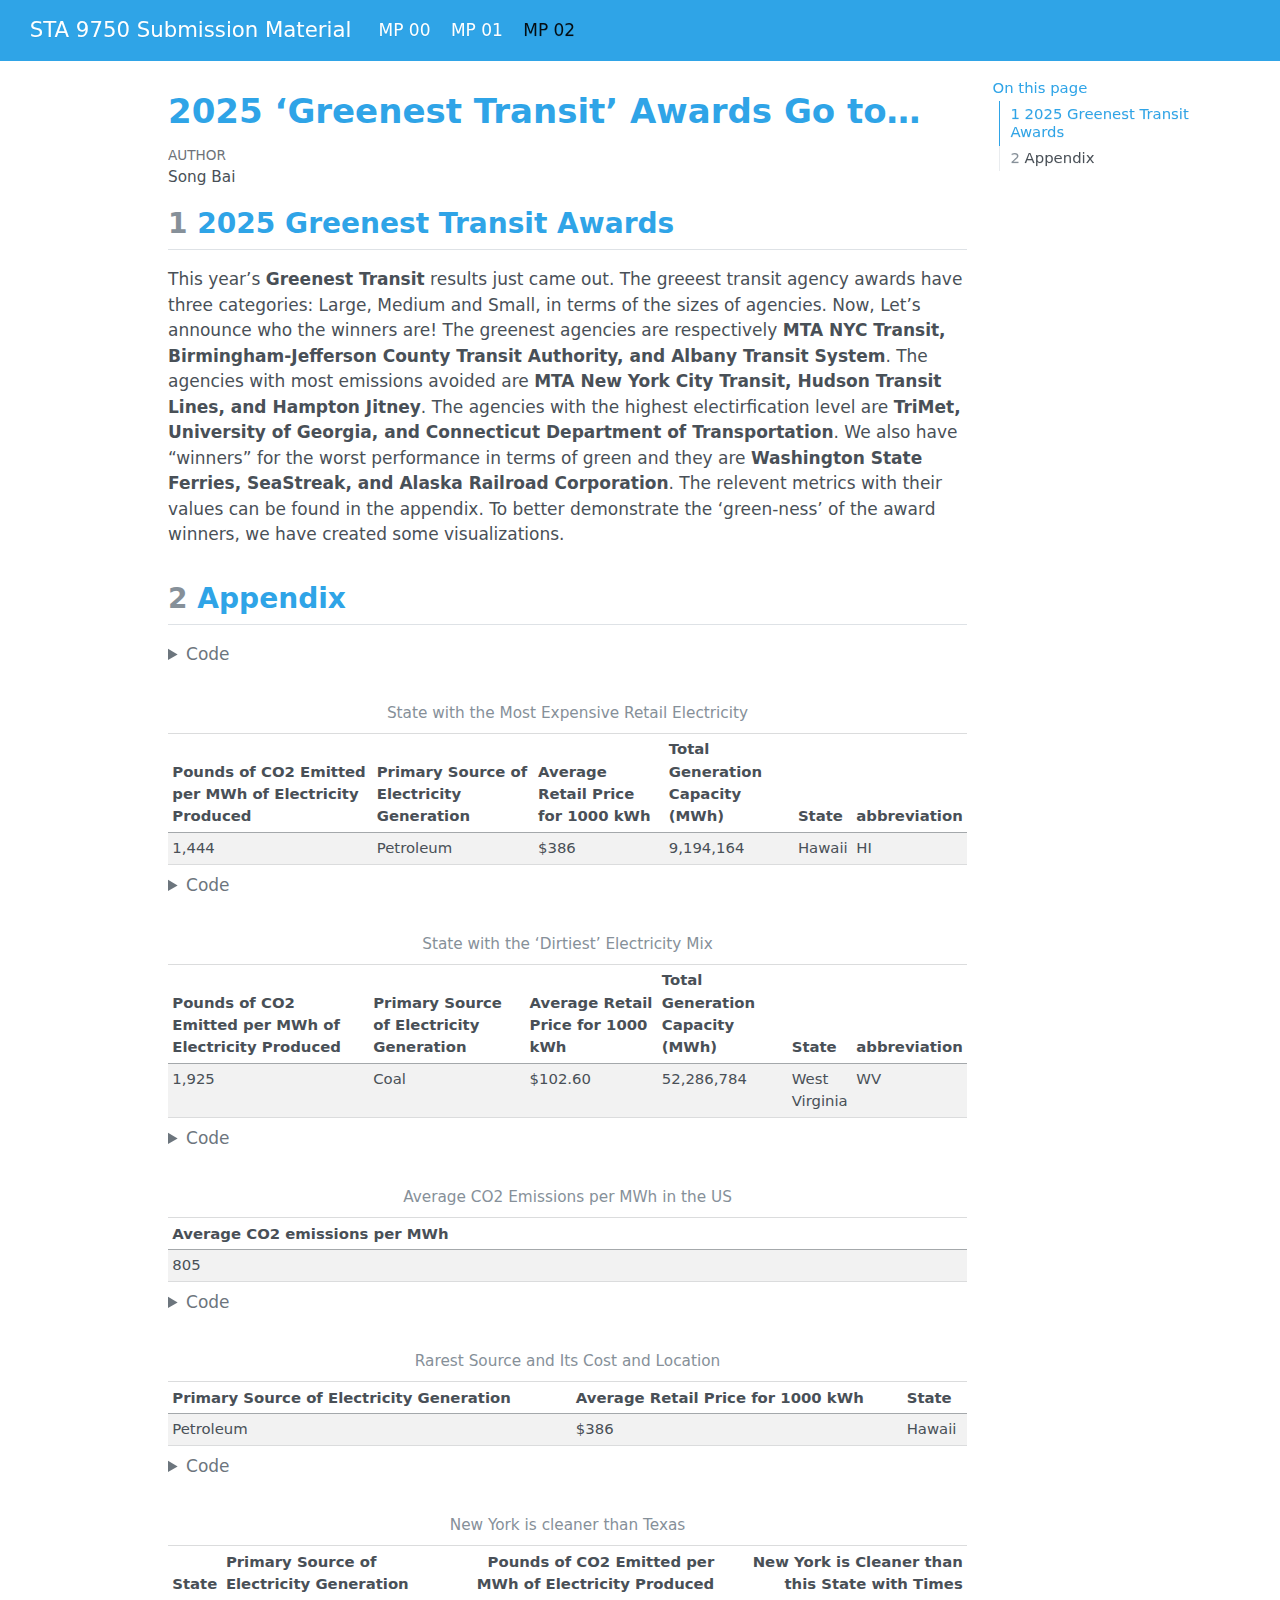
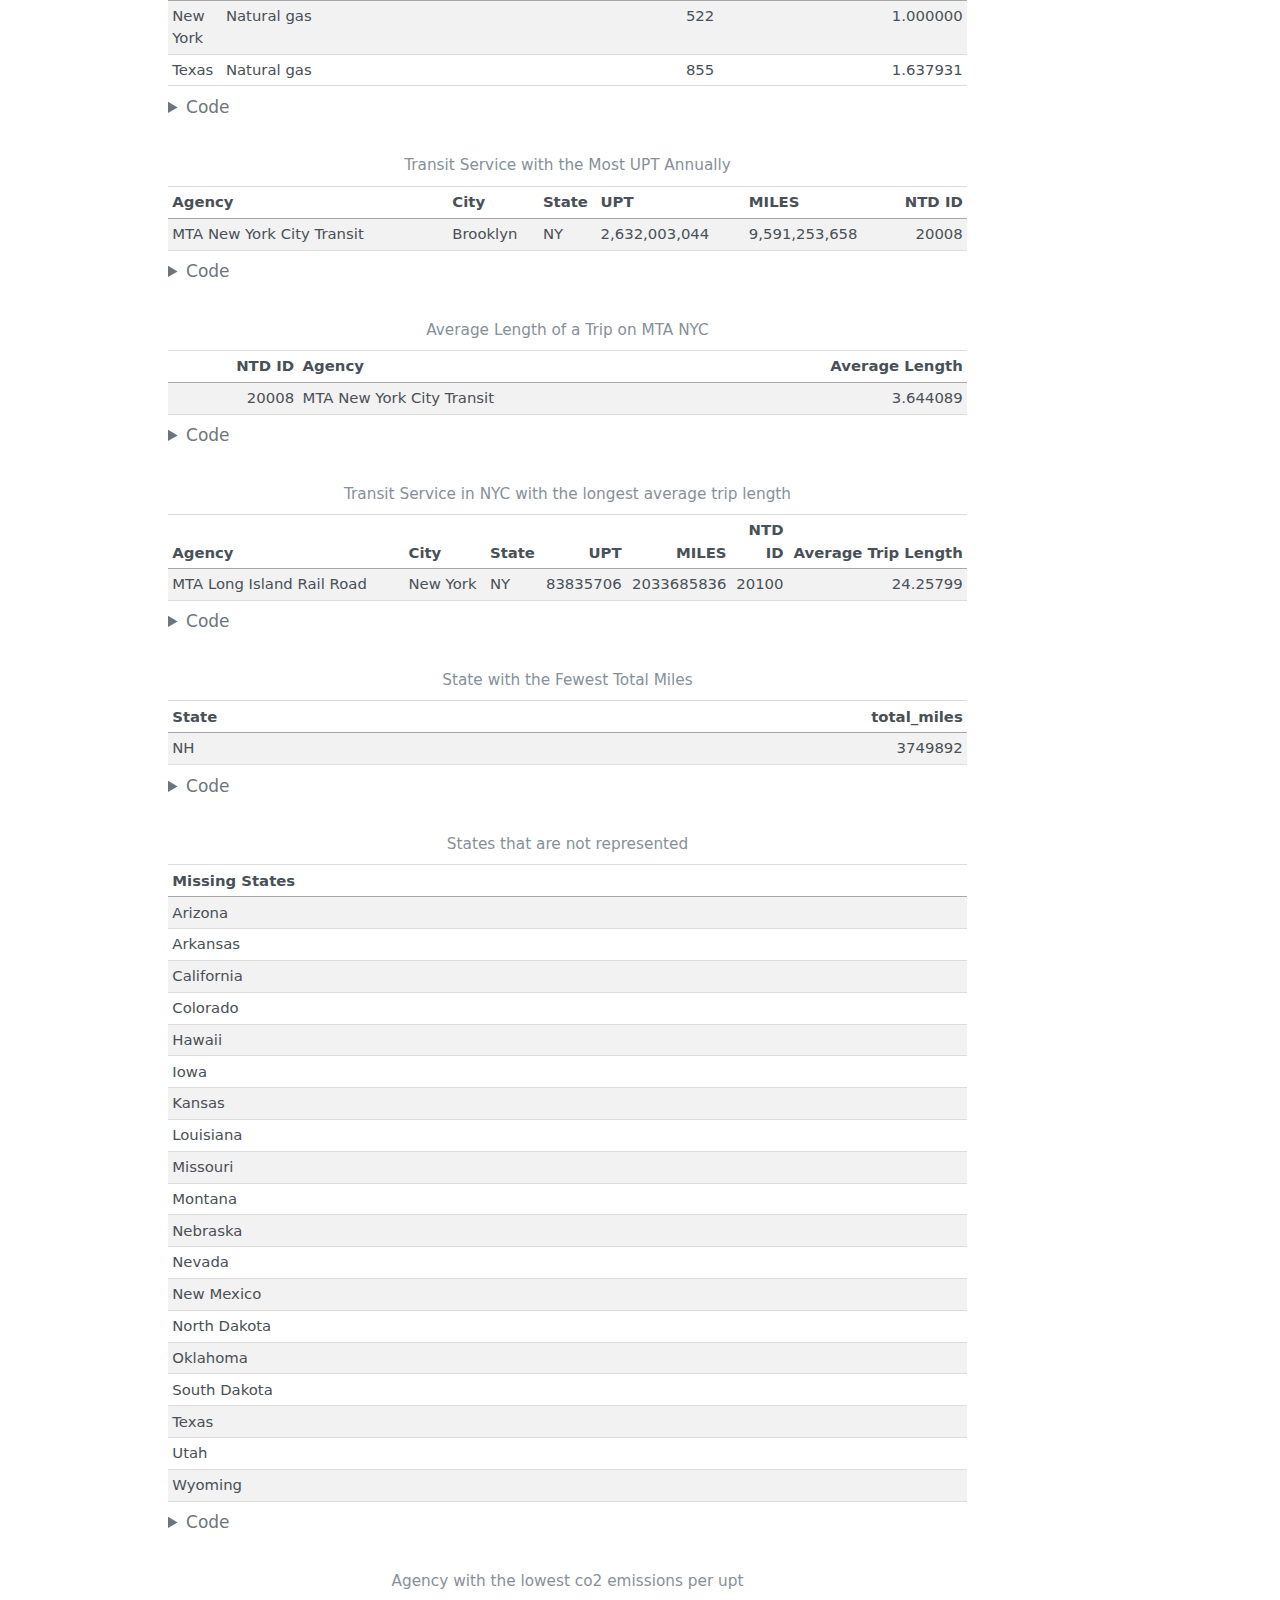
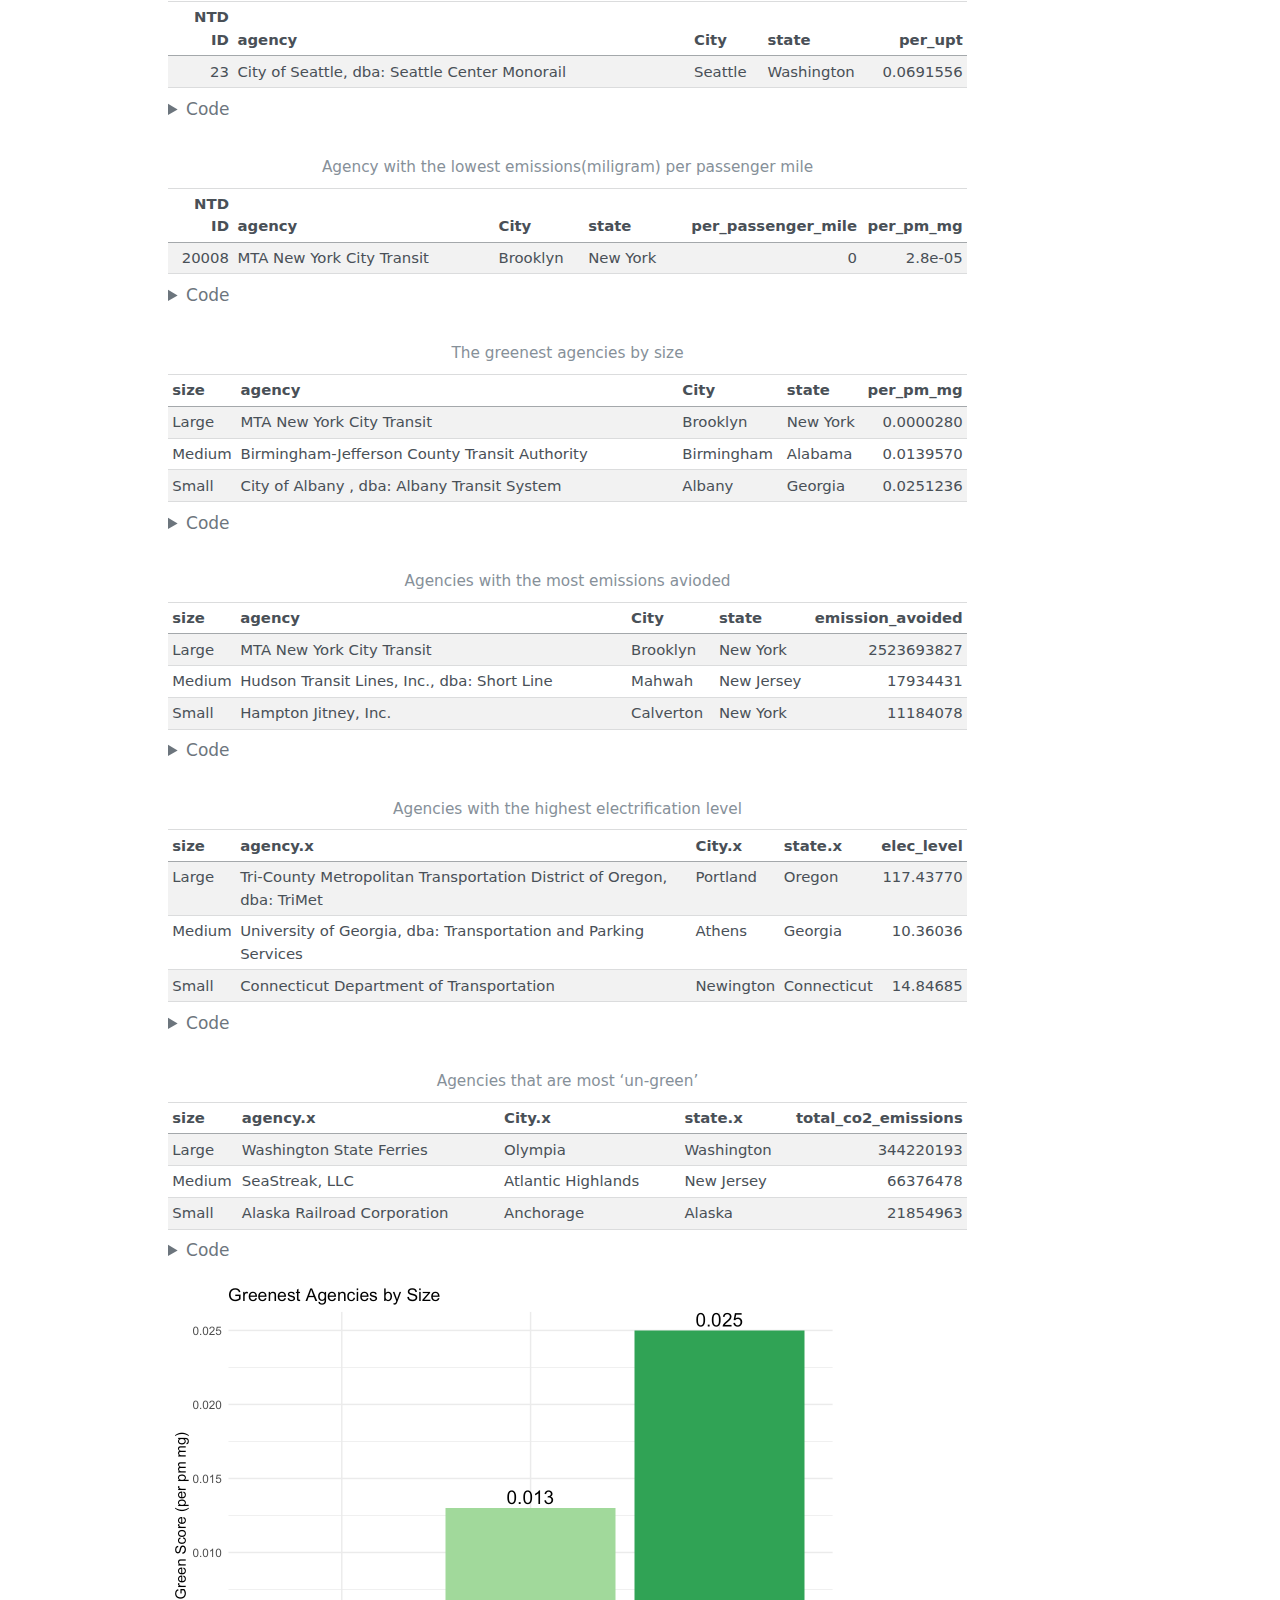
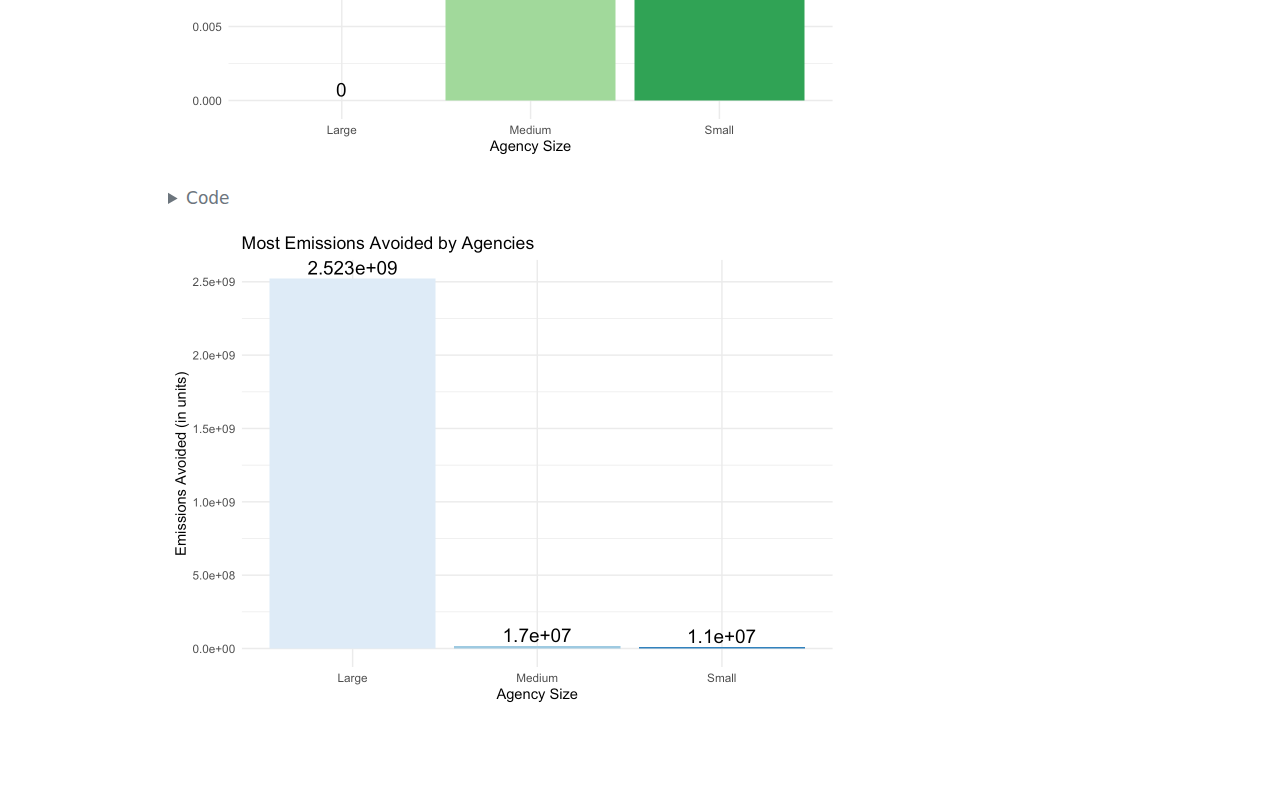
<file: docs/mp02.html>
<!DOCTYPE html>
<html xmlns="http://www.w3.org/1999/xhtml" lang="en" xml:lang="en"><head>

<meta charset="utf-8">
<meta name="generator" content="quarto-1.6.40">

<meta name="viewport" content="width=device-width, initial-scale=1.0, user-scalable=yes">

<meta name="author" content="Song Bai">

<title>2025 ‘Greenest Transit’ Awards Go to… – STA 9750 Submission Material</title>
<style>
code{white-space: pre-wrap;}
span.smallcaps{font-variant: small-caps;}
div.columns{display: flex; gap: min(4vw, 1.5em);}
div.column{flex: auto; overflow-x: auto;}
div.hanging-indent{margin-left: 1.5em; text-indent: -1.5em;}
ul.task-list{list-style: none;}
ul.task-list li input[type="checkbox"] {
  width: 0.8em;
  margin: 0 0.8em 0.2em -1em; /* quarto-specific, see https://github.com/quarto-dev/quarto-cli/issues/4556 */ 
  vertical-align: middle;
}
/* CSS for syntax highlighting */
pre > code.sourceCode { white-space: pre; position: relative; }
pre > code.sourceCode > span { line-height: 1.25; }
pre > code.sourceCode > span:empty { height: 1.2em; }
.sourceCode { overflow: visible; }
code.sourceCode > span { color: inherit; text-decoration: inherit; }
div.sourceCode { margin: 1em 0; }
pre.sourceCode { margin: 0; }
@media screen {
div.sourceCode { overflow: auto; }
}
@media print {
pre > code.sourceCode { white-space: pre-wrap; }
pre > code.sourceCode > span { display: inline-block; text-indent: -5em; padding-left: 5em; }
}
pre.numberSource code
  { counter-reset: source-line 0; }
pre.numberSource code > span
  { position: relative; left: -4em; counter-increment: source-line; }
pre.numberSource code > span > a:first-child::before
  { content: counter(source-line);
    position: relative; left: -1em; text-align: right; vertical-align: baseline;
    border: none; display: inline-block;
    -webkit-touch-callout: none; -webkit-user-select: none;
    -khtml-user-select: none; -moz-user-select: none;
    -ms-user-select: none; user-select: none;
    padding: 0 4px; width: 4em;
  }
pre.numberSource { margin-left: 3em;  padding-left: 4px; }
div.sourceCode
  {   }
@media screen {
pre > code.sourceCode > span > a:first-child::before { text-decoration: underline; }
}
</style>


<script src="site_libs/quarto-nav/quarto-nav.js"></script>
<script src="site_libs/quarto-nav/headroom.min.js"></script>
<script src="site_libs/clipboard/clipboard.min.js"></script>
<script src="site_libs/quarto-search/autocomplete.umd.js"></script>
<script src="site_libs/quarto-search/fuse.min.js"></script>
<script src="site_libs/quarto-search/quarto-search.js"></script>
<meta name="quarto:offset" content="./">
<script src="site_libs/quarto-html/quarto.js"></script>
<script src="site_libs/quarto-html/popper.min.js"></script>
<script src="site_libs/quarto-html/tippy.umd.min.js"></script>
<script src="site_libs/quarto-html/anchor.min.js"></script>
<link href="site_libs/quarto-html/tippy.css" rel="stylesheet">
<link href="site_libs/quarto-html/quarto-syntax-highlighting-549806ee2085284f45b00abea8c6df48.css" rel="stylesheet" id="quarto-text-highlighting-styles">
<script src="site_libs/bootstrap/bootstrap.min.js"></script>
<link href="site_libs/bootstrap/bootstrap-icons.css" rel="stylesheet">
<link href="site_libs/bootstrap/bootstrap-3405eb2cd25431ae6684dd634ade2368.min.css" rel="stylesheet" append-hash="true" id="quarto-bootstrap" data-mode="light">
<script id="quarto-search-options" type="application/json">{
  "location": "navbar",
  "copy-button": false,
  "collapse-after": 3,
  "panel-placement": "end",
  "type": "overlay",
  "limit": 50,
  "keyboard-shortcut": [
    "f",
    "/",
    "s"
  ],
  "show-item-context": false,
  "language": {
    "search-no-results-text": "No results",
    "search-matching-documents-text": "matching documents",
    "search-copy-link-title": "Copy link to search",
    "search-hide-matches-text": "Hide additional matches",
    "search-more-match-text": "more match in this document",
    "search-more-matches-text": "more matches in this document",
    "search-clear-button-title": "Clear",
    "search-text-placeholder": "",
    "search-detached-cancel-button-title": "Cancel",
    "search-submit-button-title": "Submit",
    "search-label": "Search"
  }
}</script>


</head>

<body class="nav-fixed">

<div id="quarto-search-results"></div>
  <header id="quarto-header" class="headroom fixed-top">
    <nav class="navbar navbar-expand-lg " data-bs-theme="dark">
      <div class="navbar-container container-fluid">
      <div class="navbar-brand-container mx-auto">
    <a class="navbar-brand" href="./index.html">
    <span class="navbar-title">STA 9750 Submission Material</span>
    </a>
  </div>
          <button class="navbar-toggler" type="button" data-bs-toggle="collapse" data-bs-target="#navbarCollapse" aria-controls="navbarCollapse" role="menu" aria-expanded="false" aria-label="Toggle navigation" onclick="if (window.quartoToggleHeadroom) { window.quartoToggleHeadroom(); }">
  <span class="navbar-toggler-icon"></span>
</button>
          <div class="collapse navbar-collapse" id="navbarCollapse">
            <ul class="navbar-nav navbar-nav-scroll me-auto">
  <li class="nav-item">
    <a class="nav-link" href="./index.html"> 
<span class="menu-text">MP 00</span></a>
  </li>  
  <li class="nav-item">
    <a class="nav-link" href="./mp01.html"> 
<span class="menu-text">MP 01</span></a>
  </li>  
  <li class="nav-item">
    <a class="nav-link active" href="./mp02.html" aria-current="page"> 
<span class="menu-text">MP 02</span></a>
  </li>  
</ul>
          </div> <!-- /navcollapse -->
            <div class="quarto-navbar-tools">
</div>
      </div> <!-- /container-fluid -->
    </nav>
</header>
<!-- content -->
<div id="quarto-content" class="quarto-container page-columns page-rows-contents page-layout-article page-navbar">
<!-- sidebar -->
<!-- margin-sidebar -->
    <div id="quarto-margin-sidebar" class="sidebar margin-sidebar">
        <nav id="TOC" role="doc-toc" class="toc-active">
    <h2 id="toc-title">On this page</h2>
   
  <ul>
  <li><a href="#greenest-transit-awards" id="toc-greenest-transit-awards" class="nav-link active" data-scroll-target="#greenest-transit-awards"><span class="header-section-number">1</span> 2025 Greenest Transit Awards</a></li>
  <li><a href="#appendix" id="toc-appendix" class="nav-link" data-scroll-target="#appendix"><span class="header-section-number">2</span> Appendix</a></li>
  </ul>
</nav>
    </div>
<!-- main -->
<main class="content" id="quarto-document-content">

<header id="title-block-header" class="quarto-title-block default">
<div class="quarto-title">
<h1 class="title">2025 ‘Greenest Transit’ Awards Go to…</h1>
</div>



<div class="quarto-title-meta">

    <div>
    <div class="quarto-title-meta-heading">Author</div>
    <div class="quarto-title-meta-contents">
             <p>Song Bai </p>
          </div>
  </div>
    
  
    
  </div>
  


</header>


<section id="greenest-transit-awards" class="level2" data-number="1">
<h2 data-number="1" class="anchored" data-anchor-id="greenest-transit-awards"><span class="header-section-number">1</span> 2025 Greenest Transit Awards</h2>
<p>This year’s <strong>Greenest Transit</strong> results just came out. The greeest transit agency awards have three categories: Large, Medium and Small, in terms of the sizes of agencies. Now, Let’s announce who the winners are! The greenest agencies are respectively <strong>MTA NYC Transit, Birmingham-Jefferson County Transit Authority, and Albany Transit System</strong>. The agencies with most emissions avoided are <strong>MTA New York City Transit, Hudson Transit Lines, and Hampton Jitney</strong>. The agencies with the highest electirfication level are <strong>TriMet, University of Georgia, and Connecticut Department of Transportation</strong>. We also have “winners” for the worst performance in terms of green and they are <strong>Washington State Ferries, SeaStreak, and Alaska Railroad Corporation</strong>. The relevent metrics with their values can be found in the appendix. To better demonstrate the ‘green-ness’ of the award winners, we have created some visualizations.</p>
</section>
<section id="appendix" class="level2" data-number="2">
<h2 data-number="2" class="anchored" data-anchor-id="appendix"><span class="header-section-number">2</span> Appendix</h2>
<div class="cell">
<details class="code-fold">
<summary>Code</summary>
<div class="sourceCode cell-code" id="cb1"><pre class="sourceCode r code-with-copy"><code class="sourceCode r"><span id="cb1-1"><a href="#cb1-1" aria-hidden="true" tabindex="-1"></a>ensure_package <span class="ot">&lt;-</span> <span class="cf">function</span>(pkg){</span>
<span id="cb1-2"><a href="#cb1-2" aria-hidden="true" tabindex="-1"></a>    pkg <span class="ot">&lt;-</span> <span class="fu">as.character</span>(<span class="fu">substitute</span>(pkg))</span>
<span id="cb1-3"><a href="#cb1-3" aria-hidden="true" tabindex="-1"></a>    <span class="fu">options</span>(<span class="at">repos =</span> <span class="fu">c</span>(<span class="at">CRAN =</span> <span class="st">"https://cloud.r-project.org"</span>))</span>
<span id="cb1-4"><a href="#cb1-4" aria-hidden="true" tabindex="-1"></a>    <span class="cf">if</span>(<span class="sc">!</span><span class="fu">require</span>(pkg, <span class="at">character.only=</span><span class="cn">TRUE</span>)) <span class="fu">install.packages</span>(pkg)</span>
<span id="cb1-5"><a href="#cb1-5" aria-hidden="true" tabindex="-1"></a>    <span class="fu">stopifnot</span>(<span class="fu">require</span>(pkg, <span class="at">character.only=</span><span class="cn">TRUE</span>))</span>
<span id="cb1-6"><a href="#cb1-6" aria-hidden="true" tabindex="-1"></a>}</span>
<span id="cb1-7"><a href="#cb1-7" aria-hidden="true" tabindex="-1"></a></span>
<span id="cb1-8"><a href="#cb1-8" aria-hidden="true" tabindex="-1"></a><span class="fu">ensure_package</span>(dplyr)</span>
<span id="cb1-9"><a href="#cb1-9" aria-hidden="true" tabindex="-1"></a><span class="fu">ensure_package</span>(stringr)</span>
<span id="cb1-10"><a href="#cb1-10" aria-hidden="true" tabindex="-1"></a><span class="fu">ensure_package</span>(tidyr)</span>
<span id="cb1-11"><a href="#cb1-11" aria-hidden="true" tabindex="-1"></a><span class="fu">ensure_package</span>(httr2)</span>
<span id="cb1-12"><a href="#cb1-12" aria-hidden="true" tabindex="-1"></a><span class="fu">ensure_package</span>(rvest)</span>
<span id="cb1-13"><a href="#cb1-13" aria-hidden="true" tabindex="-1"></a><span class="fu">ensure_package</span>(datasets)</span>
<span id="cb1-14"><a href="#cb1-14" aria-hidden="true" tabindex="-1"></a><span class="fu">ensure_package</span>(purrr)</span>
<span id="cb1-15"><a href="#cb1-15" aria-hidden="true" tabindex="-1"></a><span class="fu">ensure_package</span>(DT)</span>
<span id="cb1-16"><a href="#cb1-16" aria-hidden="true" tabindex="-1"></a></span>
<span id="cb1-17"><a href="#cb1-17" aria-hidden="true" tabindex="-1"></a>get_eia_sep <span class="ot">&lt;-</span> <span class="cf">function</span>(state, abbr){</span>
<span id="cb1-18"><a href="#cb1-18" aria-hidden="true" tabindex="-1"></a>    state_formatted <span class="ot">&lt;-</span> <span class="fu">str_to_lower</span>(state) <span class="sc">|&gt;</span> <span class="fu">str_replace_all</span>(<span class="st">"</span><span class="sc">\\</span><span class="st">s"</span>, <span class="st">""</span>)</span>
<span id="cb1-19"><a href="#cb1-19" aria-hidden="true" tabindex="-1"></a>    </span>
<span id="cb1-20"><a href="#cb1-20" aria-hidden="true" tabindex="-1"></a>    dir_name <span class="ot">&lt;-</span> <span class="fu">file.path</span>(<span class="st">"data"</span>, <span class="st">"mp02"</span>)</span>
<span id="cb1-21"><a href="#cb1-21" aria-hidden="true" tabindex="-1"></a>    file_name <span class="ot">&lt;-</span> <span class="fu">file.path</span>(dir_name, state_formatted)</span>
<span id="cb1-22"><a href="#cb1-22" aria-hidden="true" tabindex="-1"></a>    </span>
<span id="cb1-23"><a href="#cb1-23" aria-hidden="true" tabindex="-1"></a>    <span class="fu">dir.create</span>(dir_name, <span class="at">showWarnings=</span><span class="cn">FALSE</span>, <span class="at">recursive=</span><span class="cn">TRUE</span>)</span>
<span id="cb1-24"><a href="#cb1-24" aria-hidden="true" tabindex="-1"></a>    </span>
<span id="cb1-25"><a href="#cb1-25" aria-hidden="true" tabindex="-1"></a>    <span class="cf">if</span>(<span class="sc">!</span><span class="fu">file.exists</span>(file_name)){</span>
<span id="cb1-26"><a href="#cb1-26" aria-hidden="true" tabindex="-1"></a>        BASE_URL <span class="ot">&lt;-</span> <span class="st">"https://www.eia.gov"</span></span>
<span id="cb1-27"><a href="#cb1-27" aria-hidden="true" tabindex="-1"></a>        REQUEST <span class="ot">&lt;-</span> <span class="fu">request</span>(BASE_URL) <span class="sc">|&gt;</span> </span>
<span id="cb1-28"><a href="#cb1-28" aria-hidden="true" tabindex="-1"></a>            <span class="fu">req_url_path</span>(<span class="st">"electricity"</span>, <span class="st">"state"</span>, state_formatted)</span>
<span id="cb1-29"><a href="#cb1-29" aria-hidden="true" tabindex="-1"></a>    </span>
<span id="cb1-30"><a href="#cb1-30" aria-hidden="true" tabindex="-1"></a>        RESPONSE <span class="ot">&lt;-</span> <span class="fu">req_perform</span>(REQUEST)</span>
<span id="cb1-31"><a href="#cb1-31" aria-hidden="true" tabindex="-1"></a>    </span>
<span id="cb1-32"><a href="#cb1-32" aria-hidden="true" tabindex="-1"></a>        <span class="fu">resp_check_status</span>(RESPONSE)</span>
<span id="cb1-33"><a href="#cb1-33" aria-hidden="true" tabindex="-1"></a>        </span>
<span id="cb1-34"><a href="#cb1-34" aria-hidden="true" tabindex="-1"></a>        <span class="fu">writeLines</span>(<span class="fu">resp_body_string</span>(RESPONSE), file_name)</span>
<span id="cb1-35"><a href="#cb1-35" aria-hidden="true" tabindex="-1"></a>    }</span>
<span id="cb1-36"><a href="#cb1-36" aria-hidden="true" tabindex="-1"></a>    </span>
<span id="cb1-37"><a href="#cb1-37" aria-hidden="true" tabindex="-1"></a>    TABLE <span class="ot">&lt;-</span> <span class="fu">read_html</span>(file_name) <span class="sc">|&gt;</span> </span>
<span id="cb1-38"><a href="#cb1-38" aria-hidden="true" tabindex="-1"></a>        <span class="fu">html_element</span>(<span class="st">"table"</span>) <span class="sc">|&gt;</span> </span>
<span id="cb1-39"><a href="#cb1-39" aria-hidden="true" tabindex="-1"></a>        <span class="fu">html_table</span>() <span class="sc">|&gt;</span></span>
<span id="cb1-40"><a href="#cb1-40" aria-hidden="true" tabindex="-1"></a>        <span class="fu">mutate</span>(<span class="at">Item =</span> <span class="fu">str_to_lower</span>(Item))</span>
<span id="cb1-41"><a href="#cb1-41" aria-hidden="true" tabindex="-1"></a>    </span>
<span id="cb1-42"><a href="#cb1-42" aria-hidden="true" tabindex="-1"></a>    <span class="cf">if</span>(<span class="st">"U.S. rank"</span> <span class="sc">%in%</span> <span class="fu">colnames</span>(TABLE)){</span>
<span id="cb1-43"><a href="#cb1-43" aria-hidden="true" tabindex="-1"></a>        TABLE <span class="ot">&lt;-</span> TABLE <span class="sc">|&gt;</span> <span class="fu">rename</span>(<span class="at">Rank =</span> <span class="st">`</span><span class="at">U.S. rank</span><span class="st">`</span>)</span>
<span id="cb1-44"><a href="#cb1-44" aria-hidden="true" tabindex="-1"></a>    }</span>
<span id="cb1-45"><a href="#cb1-45" aria-hidden="true" tabindex="-1"></a>    </span>
<span id="cb1-46"><a href="#cb1-46" aria-hidden="true" tabindex="-1"></a>    CO2_MWh <span class="ot">&lt;-</span> TABLE <span class="sc">|&gt;</span> </span>
<span id="cb1-47"><a href="#cb1-47" aria-hidden="true" tabindex="-1"></a>        <span class="fu">filter</span>(Item <span class="sc">==</span> <span class="st">"carbon dioxide (lbs/mwh)"</span>) <span class="sc">|&gt;</span></span>
<span id="cb1-48"><a href="#cb1-48" aria-hidden="true" tabindex="-1"></a>        <span class="fu">pull</span>(Value) <span class="sc">|&gt;</span> </span>
<span id="cb1-49"><a href="#cb1-49" aria-hidden="true" tabindex="-1"></a>        <span class="fu">str_replace_all</span>(<span class="st">","</span>, <span class="st">""</span>) <span class="sc">|&gt;</span></span>
<span id="cb1-50"><a href="#cb1-50" aria-hidden="true" tabindex="-1"></a>        <span class="fu">as.numeric</span>()</span>
<span id="cb1-51"><a href="#cb1-51" aria-hidden="true" tabindex="-1"></a>    </span>
<span id="cb1-52"><a href="#cb1-52" aria-hidden="true" tabindex="-1"></a>    PRIMARY <span class="ot">&lt;-</span> TABLE <span class="sc">|&gt;</span> </span>
<span id="cb1-53"><a href="#cb1-53" aria-hidden="true" tabindex="-1"></a>        <span class="fu">filter</span>(Item <span class="sc">==</span> <span class="st">"primary energy source"</span>) <span class="sc">|&gt;</span> </span>
<span id="cb1-54"><a href="#cb1-54" aria-hidden="true" tabindex="-1"></a>        <span class="fu">pull</span>(Rank)</span>
<span id="cb1-55"><a href="#cb1-55" aria-hidden="true" tabindex="-1"></a>    </span>
<span id="cb1-56"><a href="#cb1-56" aria-hidden="true" tabindex="-1"></a>    RATE <span class="ot">&lt;-</span> TABLE <span class="sc">|&gt;</span></span>
<span id="cb1-57"><a href="#cb1-57" aria-hidden="true" tabindex="-1"></a>        <span class="fu">filter</span>(Item <span class="sc">==</span> <span class="st">"average retail price (cents/kwh)"</span>) <span class="sc">|&gt;</span></span>
<span id="cb1-58"><a href="#cb1-58" aria-hidden="true" tabindex="-1"></a>        <span class="fu">pull</span>(Value) <span class="sc">|&gt;</span></span>
<span id="cb1-59"><a href="#cb1-59" aria-hidden="true" tabindex="-1"></a>        <span class="fu">as.numeric</span>()</span>
<span id="cb1-60"><a href="#cb1-60" aria-hidden="true" tabindex="-1"></a>    </span>
<span id="cb1-61"><a href="#cb1-61" aria-hidden="true" tabindex="-1"></a>    GENERATION_MWh <span class="ot">&lt;-</span> TABLE <span class="sc">|&gt;</span></span>
<span id="cb1-62"><a href="#cb1-62" aria-hidden="true" tabindex="-1"></a>        <span class="fu">filter</span>(Item <span class="sc">==</span> <span class="st">"net generation (megawatthours)"</span>) <span class="sc">|&gt;</span></span>
<span id="cb1-63"><a href="#cb1-63" aria-hidden="true" tabindex="-1"></a>        <span class="fu">pull</span>(Value) <span class="sc">|&gt;</span></span>
<span id="cb1-64"><a href="#cb1-64" aria-hidden="true" tabindex="-1"></a>        <span class="fu">str_replace_all</span>(<span class="st">","</span>, <span class="st">""</span>) <span class="sc">|&gt;</span></span>
<span id="cb1-65"><a href="#cb1-65" aria-hidden="true" tabindex="-1"></a>        <span class="fu">as.numeric</span>()</span>
<span id="cb1-66"><a href="#cb1-66" aria-hidden="true" tabindex="-1"></a>    </span>
<span id="cb1-67"><a href="#cb1-67" aria-hidden="true" tabindex="-1"></a>    <span class="fu">data.frame</span>(<span class="at">CO2_MWh               =</span> CO2_MWh, </span>
<span id="cb1-68"><a href="#cb1-68" aria-hidden="true" tabindex="-1"></a>               <span class="at">primary_source        =</span> PRIMARY,</span>
<span id="cb1-69"><a href="#cb1-69" aria-hidden="true" tabindex="-1"></a>               <span class="at">electricity_price_MWh =</span> RATE <span class="sc">*</span> <span class="dv">10</span>, <span class="co"># / 100 cents to dollars &amp;</span></span>
<span id="cb1-70"><a href="#cb1-70" aria-hidden="true" tabindex="-1"></a>               <span class="co"># * 1000 kWh to MWH </span></span>
<span id="cb1-71"><a href="#cb1-71" aria-hidden="true" tabindex="-1"></a>               <span class="at">generation_MWh        =</span> GENERATION_MWh, </span>
<span id="cb1-72"><a href="#cb1-72" aria-hidden="true" tabindex="-1"></a>               <span class="at">state                 =</span> state, </span>
<span id="cb1-73"><a href="#cb1-73" aria-hidden="true" tabindex="-1"></a>               <span class="at">abbreviation          =</span> abbr</span>
<span id="cb1-74"><a href="#cb1-74" aria-hidden="true" tabindex="-1"></a>    )</span>
<span id="cb1-75"><a href="#cb1-75" aria-hidden="true" tabindex="-1"></a>}</span>
<span id="cb1-76"><a href="#cb1-76" aria-hidden="true" tabindex="-1"></a></span>
<span id="cb1-77"><a href="#cb1-77" aria-hidden="true" tabindex="-1"></a>EIA_SEP_REPORT <span class="ot">&lt;-</span> <span class="fu">map2</span>(state.name, state.abb, get_eia_sep) <span class="sc">|&gt;</span> <span class="fu">list_rbind</span>()</span>
<span id="cb1-78"><a href="#cb1-78" aria-hidden="true" tabindex="-1"></a></span>
<span id="cb1-79"><a href="#cb1-79" aria-hidden="true" tabindex="-1"></a><span class="fu">ensure_package</span>(scales)</span>
<span id="cb1-80"><a href="#cb1-80" aria-hidden="true" tabindex="-1"></a><span class="fu">ensure_package</span>(DT)</span>
<span id="cb1-81"><a href="#cb1-81" aria-hidden="true" tabindex="-1"></a></span>
<span id="cb1-82"><a href="#cb1-82" aria-hidden="true" tabindex="-1"></a><span class="fu">library</span>(knitr)</span>
<span id="cb1-83"><a href="#cb1-83" aria-hidden="true" tabindex="-1"></a><span class="co"># Which state has the most expensive retail electricity?</span></span>
<span id="cb1-84"><a href="#cb1-84" aria-hidden="true" tabindex="-1"></a>state_most_expensive <span class="ot">&lt;-</span> EIA_SEP_REPORT <span class="sc">|&gt;</span></span>
<span id="cb1-85"><a href="#cb1-85" aria-hidden="true" tabindex="-1"></a>  <span class="fu">slice_max</span>(electricity_price_MWh, <span class="at">n =</span> <span class="dv">1</span>) <span class="sc">|&gt;</span></span>
<span id="cb1-86"><a href="#cb1-86" aria-hidden="true" tabindex="-1"></a>  <span class="fu">mutate</span>(<span class="at">CO2_MWh =</span> <span class="fu">number</span>(CO2_MWh, <span class="at">big.mark=</span><span class="st">","</span>), </span>
<span id="cb1-87"><a href="#cb1-87" aria-hidden="true" tabindex="-1"></a>         <span class="at">electricity_price_MWh =</span> <span class="fu">dollar</span>(electricity_price_MWh), </span>
<span id="cb1-88"><a href="#cb1-88" aria-hidden="true" tabindex="-1"></a>         <span class="at">generation_MWh =</span> <span class="fu">number</span>(generation_MWh, <span class="at">big.mark=</span><span class="st">","</span>)) <span class="sc">|&gt;</span></span>
<span id="cb1-89"><a href="#cb1-89" aria-hidden="true" tabindex="-1"></a>  <span class="fu">rename</span>(<span class="st">`</span><span class="at">Pounds of CO2 Emitted per MWh of Electricity Produced</span><span class="st">`</span><span class="ot">=</span>CO2_MWh, </span>
<span id="cb1-90"><a href="#cb1-90" aria-hidden="true" tabindex="-1"></a>         <span class="st">`</span><span class="at">Primary Source of Electricity Generation</span><span class="st">`</span><span class="ot">=</span>primary_source, </span>
<span id="cb1-91"><a href="#cb1-91" aria-hidden="true" tabindex="-1"></a>         <span class="st">`</span><span class="at">Average Retail Price for 1000 kWh</span><span class="st">`</span><span class="ot">=</span>electricity_price_MWh, </span>
<span id="cb1-92"><a href="#cb1-92" aria-hidden="true" tabindex="-1"></a>         <span class="st">`</span><span class="at">Total Generation Capacity (MWh)</span><span class="st">`</span><span class="ot">=</span> generation_MWh, </span>
<span id="cb1-93"><a href="#cb1-93" aria-hidden="true" tabindex="-1"></a>         <span class="at">State=</span>state)</span>
<span id="cb1-94"><a href="#cb1-94" aria-hidden="true" tabindex="-1"></a><span class="fu">kable</span>(state_most_expensive, <span class="at">caption =</span> <span class="st">"State with the Most Expensive Retail Electricity"</span>)</span></code><button title="Copy to Clipboard" class="code-copy-button"><i class="bi"></i></button></pre></div>
</details>
<div class="cell-output-display">
<table class="caption-top table table-sm table-striped small">
<caption>State with the Most Expensive Retail Electricity</caption>
<colgroup>
<col style="width: 29%">
<col style="width: 22%">
<col style="width: 18%">
<col style="width: 17%">
<col style="width: 3%">
<col style="width: 7%">
</colgroup>
<thead>
<tr class="header">
<th style="text-align: left;">Pounds of CO2 Emitted per MWh of Electricity Produced</th>
<th style="text-align: left;">Primary Source of Electricity Generation</th>
<th style="text-align: left;">Average Retail Price for 1000 kWh</th>
<th style="text-align: left;">Total Generation Capacity (MWh)</th>
<th style="text-align: left;">State</th>
<th style="text-align: left;">abbreviation</th>
</tr>
</thead>
<tbody>
<tr class="odd">
<td style="text-align: left;">1,444</td>
<td style="text-align: left;">Petroleum</td>
<td style="text-align: left;">$386</td>
<td style="text-align: left;">9,194,164</td>
<td style="text-align: left;">Hawaii</td>
<td style="text-align: left;">HI</td>
</tr>
</tbody>
</table>
</div>
<details class="code-fold">
<summary>Code</summary>
<div class="sourceCode cell-code" id="cb2"><pre class="sourceCode r code-with-copy"><code class="sourceCode r"><span id="cb2-1"><a href="#cb2-1" aria-hidden="true" tabindex="-1"></a><span class="co"># Which state has the ‘dirtiest’ electricity mix?</span></span>
<span id="cb2-2"><a href="#cb2-2" aria-hidden="true" tabindex="-1"></a>state_dirtiest <span class="ot">&lt;-</span> EIA_SEP_REPORT <span class="sc">|&gt;</span></span>
<span id="cb2-3"><a href="#cb2-3" aria-hidden="true" tabindex="-1"></a>  <span class="fu">slice_max</span>(CO2_MWh, <span class="at">n =</span> <span class="dv">1</span>) <span class="sc">|&gt;</span></span>
<span id="cb2-4"><a href="#cb2-4" aria-hidden="true" tabindex="-1"></a>  <span class="fu">mutate</span>(<span class="at">CO2_MWh =</span> <span class="fu">number</span>(CO2_MWh, <span class="at">big.mark=</span><span class="st">","</span>), </span>
<span id="cb2-5"><a href="#cb2-5" aria-hidden="true" tabindex="-1"></a>         <span class="at">electricity_price_MWh =</span> <span class="fu">dollar</span>(electricity_price_MWh), </span>
<span id="cb2-6"><a href="#cb2-6" aria-hidden="true" tabindex="-1"></a>         <span class="at">generation_MWh =</span> <span class="fu">number</span>(generation_MWh, <span class="at">big.mark=</span><span class="st">","</span>)) <span class="sc">|&gt;</span></span>
<span id="cb2-7"><a href="#cb2-7" aria-hidden="true" tabindex="-1"></a>  <span class="fu">rename</span>(<span class="st">`</span><span class="at">Pounds of CO2 Emitted per MWh of Electricity Produced</span><span class="st">`</span><span class="ot">=</span>CO2_MWh, </span>
<span id="cb2-8"><a href="#cb2-8" aria-hidden="true" tabindex="-1"></a>         <span class="st">`</span><span class="at">Primary Source of Electricity Generation</span><span class="st">`</span><span class="ot">=</span>primary_source, </span>
<span id="cb2-9"><a href="#cb2-9" aria-hidden="true" tabindex="-1"></a>         <span class="st">`</span><span class="at">Average Retail Price for 1000 kWh</span><span class="st">`</span><span class="ot">=</span>electricity_price_MWh, </span>
<span id="cb2-10"><a href="#cb2-10" aria-hidden="true" tabindex="-1"></a>         <span class="st">`</span><span class="at">Total Generation Capacity (MWh)</span><span class="st">`</span><span class="ot">=</span> generation_MWh, </span>
<span id="cb2-11"><a href="#cb2-11" aria-hidden="true" tabindex="-1"></a>         <span class="at">State=</span>state)</span>
<span id="cb2-12"><a href="#cb2-12" aria-hidden="true" tabindex="-1"></a><span class="fu">kable</span>(state_dirtiest, <span class="at">caption =</span> <span class="st">"State with the 'Dirtiest' Electricity Mix"</span>)</span></code><button title="Copy to Clipboard" class="code-copy-button"><i class="bi"></i></button></pre></div>
</details>
<div class="cell-output-display">
<table class="caption-top table table-sm table-striped small">
<caption>State with the ‘Dirtiest’ Electricity Mix</caption>
<colgroup>
<col style="width: 28%">
<col style="width: 21%">
<col style="width: 18%">
<col style="width: 17%">
<col style="width: 7%">
<col style="width: 6%">
</colgroup>
<thead>
<tr class="header">
<th style="text-align: left;">Pounds of CO2 Emitted per MWh of Electricity Produced</th>
<th style="text-align: left;">Primary Source of Electricity Generation</th>
<th style="text-align: left;">Average Retail Price for 1000 kWh</th>
<th style="text-align: left;">Total Generation Capacity (MWh)</th>
<th style="text-align: left;">State</th>
<th style="text-align: left;">abbreviation</th>
</tr>
</thead>
<tbody>
<tr class="odd">
<td style="text-align: left;">1,925</td>
<td style="text-align: left;">Coal</td>
<td style="text-align: left;">$102.60</td>
<td style="text-align: left;">52,286,784</td>
<td style="text-align: left;">West Virginia</td>
<td style="text-align: left;">WV</td>
</tr>
</tbody>
</table>
</div>
<details class="code-fold">
<summary>Code</summary>
<div class="sourceCode cell-code" id="cb3"><pre class="sourceCode r code-with-copy"><code class="sourceCode r"><span id="cb3-1"><a href="#cb3-1" aria-hidden="true" tabindex="-1"></a><span class="co"># On average, how many pounds of CO2 are emitted per MWh of electricity produced in the US?</span></span>
<span id="cb3-2"><a href="#cb3-2" aria-hidden="true" tabindex="-1"></a>avg_co2 <span class="ot">&lt;-</span> EIA_SEP_REPORT <span class="sc">|&gt;</span></span>
<span id="cb3-3"><a href="#cb3-3" aria-hidden="true" tabindex="-1"></a>  <span class="fu">summarize</span>(<span class="at">avg_co2 =</span> <span class="fu">sum</span>(CO2_MWh <span class="sc">*</span> generation_MWh) <span class="sc">/</span> <span class="fu">sum</span>(generation_MWh)) <span class="sc">|&gt;</span></span>
<span id="cb3-4"><a href="#cb3-4" aria-hidden="true" tabindex="-1"></a>  <span class="fu">mutate</span>(<span class="at">avg_co2=</span> <span class="fu">number</span>(avg_co2, <span class="at">big.mark =</span> <span class="st">","</span>)) <span class="sc">|&gt;</span></span>
<span id="cb3-5"><a href="#cb3-5" aria-hidden="true" tabindex="-1"></a>  <span class="fu">rename</span>(<span class="st">`</span><span class="at">Average CO2 emissions per MWh</span><span class="st">`</span><span class="ot">=</span>avg_co2)</span>
<span id="cb3-6"><a href="#cb3-6" aria-hidden="true" tabindex="-1"></a><span class="fu">kable</span>(avg_co2, <span class="at">caption =</span> <span class="st">"Average CO2 Emissions per MWh in the US"</span>)</span></code><button title="Copy to Clipboard" class="code-copy-button"><i class="bi"></i></button></pre></div>
</details>
<div class="cell-output-display">
<table class="caption-top table table-sm table-striped small">
<caption>Average CO2 Emissions per MWh in the US</caption>
<thead>
<tr class="header">
<th style="text-align: left;">Average CO2 emissions per MWh</th>
</tr>
</thead>
<tbody>
<tr class="odd">
<td style="text-align: left;">805</td>
</tr>
</tbody>
</table>
</div>
<details class="code-fold">
<summary>Code</summary>
<div class="sourceCode cell-code" id="cb4"><pre class="sourceCode r code-with-copy"><code class="sourceCode r"><span id="cb4-1"><a href="#cb4-1" aria-hidden="true" tabindex="-1"></a><span class="co"># What is the rarest primary energy source in the US?</span></span>
<span id="cb4-2"><a href="#cb4-2" aria-hidden="true" tabindex="-1"></a>rarest_source <span class="ot">&lt;-</span> EIA_SEP_REPORT <span class="sc">|&gt;</span></span>
<span id="cb4-3"><a href="#cb4-3" aria-hidden="true" tabindex="-1"></a>  <span class="fu">group_by</span>(primary_source) <span class="sc">|&gt;</span></span>
<span id="cb4-4"><a href="#cb4-4" aria-hidden="true" tabindex="-1"></a>  <span class="fu">summarize</span>(<span class="at">Number =</span> <span class="fu">n</span>()) <span class="sc">|&gt;</span></span>
<span id="cb4-5"><a href="#cb4-5" aria-hidden="true" tabindex="-1"></a>  <span class="fu">slice_min</span>(Number, <span class="at">n =</span> <span class="dv">1</span>) <span class="sc">|&gt;</span></span>
<span id="cb4-6"><a href="#cb4-6" aria-hidden="true" tabindex="-1"></a>  <span class="fu">pull</span>(primary_source)</span>
<span id="cb4-7"><a href="#cb4-7" aria-hidden="true" tabindex="-1"></a><span class="co"># What is the associated cost of electricity and where is it used?</span></span>
<span id="cb4-8"><a href="#cb4-8" aria-hidden="true" tabindex="-1"></a>rarest <span class="ot">&lt;-</span> EIA_SEP_REPORT <span class="sc">|&gt;</span></span>
<span id="cb4-9"><a href="#cb4-9" aria-hidden="true" tabindex="-1"></a>  <span class="fu">filter</span>(primary_source<span class="sc">==</span>rarest_source) <span class="sc">|&gt;</span></span>
<span id="cb4-10"><a href="#cb4-10" aria-hidden="true" tabindex="-1"></a>  <span class="fu">select</span>(primary_source, electricity_price_MWh, state) <span class="sc">|&gt;</span></span>
<span id="cb4-11"><a href="#cb4-11" aria-hidden="true" tabindex="-1"></a>  <span class="fu">mutate</span>(<span class="at">electricity_price_MWh =</span> <span class="fu">dollar</span>(electricity_price_MWh)) <span class="sc">|&gt;</span></span>
<span id="cb4-12"><a href="#cb4-12" aria-hidden="true" tabindex="-1"></a>  <span class="fu">rename</span>(<span class="st">`</span><span class="at">Primary Source of Electricity Generation</span><span class="st">`</span><span class="ot">=</span>primary_source, </span>
<span id="cb4-13"><a href="#cb4-13" aria-hidden="true" tabindex="-1"></a>         <span class="st">`</span><span class="at">Average Retail Price for 1000 kWh</span><span class="st">`</span><span class="ot">=</span>electricity_price_MWh, </span>
<span id="cb4-14"><a href="#cb4-14" aria-hidden="true" tabindex="-1"></a>         <span class="at">State=</span>state)</span>
<span id="cb4-15"><a href="#cb4-15" aria-hidden="true" tabindex="-1"></a><span class="fu">kable</span>(rarest, <span class="at">caption =</span><span class="st">"Rarest Source and Its Cost and Location"</span>)</span></code><button title="Copy to Clipboard" class="code-copy-button"><i class="bi"></i></button></pre></div>
</details>
<div class="cell-output-display">
<table class="caption-top table table-sm table-striped small">
<caption>Rarest Source and Its Cost and Location</caption>
<colgroup>
<col style="width: 50%">
<col style="width: 41%">
<col style="width: 8%">
</colgroup>
<thead>
<tr class="header">
<th style="text-align: left;">Primary Source of Electricity Generation</th>
<th style="text-align: left;">Average Retail Price for 1000 kWh</th>
<th style="text-align: left;">State</th>
</tr>
</thead>
<tbody>
<tr class="odd">
<td style="text-align: left;">Petroleum</td>
<td style="text-align: left;">$386</td>
<td style="text-align: left;">Hawaii</td>
</tr>
</tbody>
</table>
</div>
<details class="code-fold">
<summary>Code</summary>
<div class="sourceCode cell-code" id="cb5"><pre class="sourceCode r code-with-copy"><code class="sourceCode r"><span id="cb5-1"><a href="#cb5-1" aria-hidden="true" tabindex="-1"></a><span class="co"># My home state, Texas, has a reputation as being the home of “dirty fossil fuels” </span></span>
<span id="cb5-2"><a href="#cb5-2" aria-hidden="true" tabindex="-1"></a><span class="co"># while NY has a reputation as a leader in clean energy. How many times cleaner is </span></span>
<span id="cb5-3"><a href="#cb5-3" aria-hidden="true" tabindex="-1"></a><span class="co"># NY’s energy mix than that of Texas?</span></span>
<span id="cb5-4"><a href="#cb5-4" aria-hidden="true" tabindex="-1"></a>co2_ny <span class="ot">&lt;-</span> EIA_SEP_REPORT <span class="sc">|&gt;</span></span>
<span id="cb5-5"><a href="#cb5-5" aria-hidden="true" tabindex="-1"></a>  <span class="fu">filter</span>(state <span class="sc">==</span> <span class="st">"New York"</span>) <span class="sc">|&gt;</span></span>
<span id="cb5-6"><a href="#cb5-6" aria-hidden="true" tabindex="-1"></a>  <span class="fu">pull</span>(CO2_MWh)</span>
<span id="cb5-7"><a href="#cb5-7" aria-hidden="true" tabindex="-1"></a>co2_tx <span class="ot">&lt;-</span> EIA_SEP_REPORT <span class="sc">|&gt;</span></span>
<span id="cb5-8"><a href="#cb5-8" aria-hidden="true" tabindex="-1"></a>  <span class="fu">filter</span>(state <span class="sc">==</span> <span class="st">"Texas"</span>) <span class="sc">|&gt;</span></span>
<span id="cb5-9"><a href="#cb5-9" aria-hidden="true" tabindex="-1"></a>  <span class="fu">pull</span>(CO2_MWh)</span>
<span id="cb5-10"><a href="#cb5-10" aria-hidden="true" tabindex="-1"></a>times_cleaner <span class="ot">&lt;-</span> EIA_SEP_REPORT <span class="sc">|&gt;</span></span>
<span id="cb5-11"><a href="#cb5-11" aria-hidden="true" tabindex="-1"></a>  <span class="fu">filter</span>(state <span class="sc">%in%</span> <span class="fu">c</span>(<span class="st">"New York"</span>,<span class="st">"Texas"</span>)) <span class="sc">|&gt;</span></span>
<span id="cb5-12"><a href="#cb5-12" aria-hidden="true" tabindex="-1"></a>  <span class="fu">mutate</span>(<span class="at">times =</span> CO2_MWh <span class="sc">/</span> co2_ny) <span class="sc">|&gt;</span></span>
<span id="cb5-13"><a href="#cb5-13" aria-hidden="true" tabindex="-1"></a>  <span class="fu">select</span>(state, primary_source, CO2_MWh, times) <span class="sc">|&gt;</span></span>
<span id="cb5-14"><a href="#cb5-14" aria-hidden="true" tabindex="-1"></a>  <span class="fu">rename</span>(<span class="st">`</span><span class="at">Pounds of CO2 Emitted per MWh of Electricity Produced</span><span class="st">`</span><span class="ot">=</span>CO2_MWh, </span>
<span id="cb5-15"><a href="#cb5-15" aria-hidden="true" tabindex="-1"></a>         <span class="st">`</span><span class="at">Primary Source of Electricity Generation</span><span class="st">`</span><span class="ot">=</span>primary_source, </span>
<span id="cb5-16"><a href="#cb5-16" aria-hidden="true" tabindex="-1"></a>         <span class="st">`</span><span class="at">New York is Cleaner than this State with Times</span><span class="st">`</span><span class="ot">=</span>times,</span>
<span id="cb5-17"><a href="#cb5-17" aria-hidden="true" tabindex="-1"></a>         <span class="at">State=</span>state)</span>
<span id="cb5-18"><a href="#cb5-18" aria-hidden="true" tabindex="-1"></a><span class="fu">kable</span>(times_cleaner,<span class="at">caption=</span><span class="st">"New York is cleaner than Texas"</span>)</span></code><button title="Copy to Clipboard" class="code-copy-button"><i class="bi"></i></button></pre></div>
</details>
<div class="cell-output-display">
<table class="caption-top table table-sm table-striped small">
<caption>New York is cleaner than Texas</caption>
<colgroup>
<col style="width: 5%">
<col style="width: 27%">
<col style="width: 35%">
<col style="width: 31%">
</colgroup>
<thead>
<tr class="header">
<th style="text-align: left;">State</th>
<th style="text-align: left;">Primary Source of Electricity Generation</th>
<th style="text-align: right;">Pounds of CO2 Emitted per MWh of Electricity Produced</th>
<th style="text-align: right;">New York is Cleaner than this State with Times</th>
</tr>
</thead>
<tbody>
<tr class="odd">
<td style="text-align: left;">New York</td>
<td style="text-align: left;">Natural gas</td>
<td style="text-align: right;">522</td>
<td style="text-align: right;">1.000000</td>
</tr>
<tr class="even">
<td style="text-align: left;">Texas</td>
<td style="text-align: left;">Natural gas</td>
<td style="text-align: right;">855</td>
<td style="text-align: right;">1.637931</td>
</tr>
</tbody>
</table>
</div>
<details class="code-fold">
<summary>Code</summary>
<div class="sourceCode cell-code" id="cb6"><pre class="sourceCode r code-with-copy"><code class="sourceCode r"><span id="cb6-1"><a href="#cb6-1" aria-hidden="true" tabindex="-1"></a><span class="co"># 2023 ntd energy</span></span>
<span id="cb6-2"><a href="#cb6-2" aria-hidden="true" tabindex="-1"></a><span class="fu">ensure_package</span>(readxl)</span>
<span id="cb6-3"><a href="#cb6-3" aria-hidden="true" tabindex="-1"></a><span class="co"># Create 'data/mp02' directory if not already present</span></span>
<span id="cb6-4"><a href="#cb6-4" aria-hidden="true" tabindex="-1"></a>DATA_DIR <span class="ot">&lt;-</span> <span class="fu">file.path</span>(<span class="st">"data"</span>, <span class="st">"mp02"</span>)</span>
<span id="cb6-5"><a href="#cb6-5" aria-hidden="true" tabindex="-1"></a><span class="fu">dir.create</span>(DATA_DIR, <span class="at">showWarnings=</span><span class="cn">FALSE</span>, <span class="at">recursive=</span><span class="cn">TRUE</span>)</span>
<span id="cb6-6"><a href="#cb6-6" aria-hidden="true" tabindex="-1"></a></span>
<span id="cb6-7"><a href="#cb6-7" aria-hidden="true" tabindex="-1"></a>NTD_ENERGY_FILE <span class="ot">&lt;-</span> <span class="fu">file.path</span>(DATA_DIR, <span class="st">"2023_ntd_energy.xlsx"</span>)</span>
<span id="cb6-8"><a href="#cb6-8" aria-hidden="true" tabindex="-1"></a></span>
<span id="cb6-9"><a href="#cb6-9" aria-hidden="true" tabindex="-1"></a><span class="cf">if</span>(<span class="sc">!</span><span class="fu">file.exists</span>(NTD_ENERGY_FILE)){</span>
<span id="cb6-10"><a href="#cb6-10" aria-hidden="true" tabindex="-1"></a>  DS <span class="ot">&lt;-</span> <span class="fu">download.file</span>(<span class="st">"https://www.transit.dot.gov/sites/fta.dot.gov/files/2024-10/2023%20Energy%20Consumption.xlsx"</span>, </span>
<span id="cb6-11"><a href="#cb6-11" aria-hidden="true" tabindex="-1"></a>                      <span class="at">destfile=</span>NTD_ENERGY_FILE, </span>
<span id="cb6-12"><a href="#cb6-12" aria-hidden="true" tabindex="-1"></a>                      <span class="at">method=</span><span class="st">"curl"</span>)</span>
<span id="cb6-13"><a href="#cb6-13" aria-hidden="true" tabindex="-1"></a>  </span>
<span id="cb6-14"><a href="#cb6-14" aria-hidden="true" tabindex="-1"></a>  <span class="cf">if</span>(DS <span class="sc">|</span> (<span class="fu">file.info</span>(NTD_ENERGY_FILE)<span class="sc">$</span>size <span class="sc">==</span> <span class="dv">0</span>)){</span>
<span id="cb6-15"><a href="#cb6-15" aria-hidden="true" tabindex="-1"></a>    <span class="fu">cat</span>(<span class="st">"I was unable to download the NTD Energy File. Please try again.</span><span class="sc">\n</span><span class="st">"</span>)</span>
<span id="cb6-16"><a href="#cb6-16" aria-hidden="true" tabindex="-1"></a>    <span class="fu">stop</span>(<span class="st">"Download failed"</span>)</span>
<span id="cb6-17"><a href="#cb6-17" aria-hidden="true" tabindex="-1"></a>  }</span>
<span id="cb6-18"><a href="#cb6-18" aria-hidden="true" tabindex="-1"></a>}</span>
<span id="cb6-19"><a href="#cb6-19" aria-hidden="true" tabindex="-1"></a></span>
<span id="cb6-20"><a href="#cb6-20" aria-hidden="true" tabindex="-1"></a>NTD_ENERGY_RAW <span class="ot">&lt;-</span> <span class="fu">read_xlsx</span>(NTD_ENERGY_FILE)</span>
<span id="cb6-21"><a href="#cb6-21" aria-hidden="true" tabindex="-1"></a></span>
<span id="cb6-22"><a href="#cb6-22" aria-hidden="true" tabindex="-1"></a><span class="co"># basic clean up</span></span>
<span id="cb6-23"><a href="#cb6-23" aria-hidden="true" tabindex="-1"></a><span class="fu">ensure_package</span>(tidyr)</span>
<span id="cb6-24"><a href="#cb6-24" aria-hidden="true" tabindex="-1"></a>to_numeric_fill_0 <span class="ot">&lt;-</span> <span class="cf">function</span>(x){</span>
<span id="cb6-25"><a href="#cb6-25" aria-hidden="true" tabindex="-1"></a>  x <span class="ot">&lt;-</span> <span class="fu">if_else</span>(x <span class="sc">==</span> <span class="st">"-"</span>, <span class="cn">NA</span>, x)</span>
<span id="cb6-26"><a href="#cb6-26" aria-hidden="true" tabindex="-1"></a>  <span class="fu">replace_na</span>(<span class="fu">as.numeric</span>(x), <span class="dv">0</span>)</span>
<span id="cb6-27"><a href="#cb6-27" aria-hidden="true" tabindex="-1"></a>}</span>
<span id="cb6-28"><a href="#cb6-28" aria-hidden="true" tabindex="-1"></a></span>
<span id="cb6-29"><a href="#cb6-29" aria-hidden="true" tabindex="-1"></a>NTD_ENERGY <span class="ot">&lt;-</span> NTD_ENERGY_RAW <span class="sc">|&gt;</span> </span>
<span id="cb6-30"><a href="#cb6-30" aria-hidden="true" tabindex="-1"></a>  <span class="fu">select</span>(<span class="sc">-</span><span class="fu">c</span>(<span class="st">`</span><span class="at">Reporter Type</span><span class="st">`</span>, </span>
<span id="cb6-31"><a href="#cb6-31" aria-hidden="true" tabindex="-1"></a>            <span class="st">`</span><span class="at">Reporting Module</span><span class="st">`</span>, </span>
<span id="cb6-32"><a href="#cb6-32" aria-hidden="true" tabindex="-1"></a>            <span class="st">`</span><span class="at">Other Fuel</span><span class="st">`</span>, </span>
<span id="cb6-33"><a href="#cb6-33" aria-hidden="true" tabindex="-1"></a>            <span class="st">`</span><span class="at">Other Fuel Description</span><span class="st">`</span>)) <span class="sc">|&gt;</span></span>
<span id="cb6-34"><a href="#cb6-34" aria-hidden="true" tabindex="-1"></a>  <span class="fu">mutate</span>(<span class="fu">across</span>(<span class="sc">-</span><span class="fu">c</span>(<span class="st">`</span><span class="at">Agency Name</span><span class="st">`</span>, </span>
<span id="cb6-35"><a href="#cb6-35" aria-hidden="true" tabindex="-1"></a>                   <span class="st">`</span><span class="at">Mode</span><span class="st">`</span>,</span>
<span id="cb6-36"><a href="#cb6-36" aria-hidden="true" tabindex="-1"></a>                   <span class="st">`</span><span class="at">TOS</span><span class="st">`</span>), </span>
<span id="cb6-37"><a href="#cb6-37" aria-hidden="true" tabindex="-1"></a>                to_numeric_fill_0)) <span class="sc">|&gt;</span></span>
<span id="cb6-38"><a href="#cb6-38" aria-hidden="true" tabindex="-1"></a>  <span class="fu">group_by</span>(<span class="st">`</span><span class="at">NTD ID</span><span class="st">`</span>, <span class="st">`</span><span class="at">Mode</span><span class="st">`</span>, <span class="st">`</span><span class="at">Agency Name</span><span class="st">`</span>) <span class="sc">|&gt;</span></span>
<span id="cb6-39"><a href="#cb6-39" aria-hidden="true" tabindex="-1"></a>  <span class="fu">summarize</span>(<span class="fu">across</span>(<span class="fu">where</span>(is.numeric), sum), </span>
<span id="cb6-40"><a href="#cb6-40" aria-hidden="true" tabindex="-1"></a>            <span class="at">.groups =</span> <span class="st">"keep"</span>) <span class="sc">|&gt;</span></span>
<span id="cb6-41"><a href="#cb6-41" aria-hidden="true" tabindex="-1"></a>  <span class="fu">mutate</span>(<span class="at">ENERGY =</span> <span class="fu">sum</span>(<span class="fu">c_across</span>(<span class="fu">c</span>(<span class="fu">where</span>(is.numeric))))) <span class="sc">|&gt;</span></span>
<span id="cb6-42"><a href="#cb6-42" aria-hidden="true" tabindex="-1"></a>  <span class="fu">filter</span>(ENERGY <span class="sc">&gt;</span> <span class="dv">0</span>) <span class="sc">|&gt;</span></span>
<span id="cb6-43"><a href="#cb6-43" aria-hidden="true" tabindex="-1"></a>  <span class="fu">select</span>(<span class="sc">-</span>ENERGY) <span class="sc">|&gt;</span></span>
<span id="cb6-44"><a href="#cb6-44" aria-hidden="true" tabindex="-1"></a>  <span class="fu">ungroup</span>()</span>
<span id="cb6-45"><a href="#cb6-45" aria-hidden="true" tabindex="-1"></a></span>
<span id="cb6-46"><a href="#cb6-46" aria-hidden="true" tabindex="-1"></a><span class="do">## This code needs to be modified</span></span>
<span id="cb6-47"><a href="#cb6-47" aria-hidden="true" tabindex="-1"></a>NTD_ENERGY <span class="ot">&lt;-</span> NTD_ENERGY <span class="sc">|&gt;</span></span>
<span id="cb6-48"><a href="#cb6-48" aria-hidden="true" tabindex="-1"></a>  <span class="fu">mutate</span>(<span class="at">Mode=</span><span class="fu">case_when</span>(</span>
<span id="cb6-49"><a href="#cb6-49" aria-hidden="true" tabindex="-1"></a>    Mode <span class="sc">==</span> <span class="st">"AR"</span> <span class="sc">~</span> <span class="st">"Alaska Railroad"</span>, </span>
<span id="cb6-50"><a href="#cb6-50" aria-hidden="true" tabindex="-1"></a>    Mode <span class="sc">==</span> <span class="st">"CB"</span> <span class="sc">~</span> <span class="st">"Commuter Bus"</span>, </span>
<span id="cb6-51"><a href="#cb6-51" aria-hidden="true" tabindex="-1"></a>    Mode <span class="sc">==</span> <span class="st">"CC"</span> <span class="sc">~</span> <span class="st">"Cable Car"</span>,</span>
<span id="cb6-52"><a href="#cb6-52" aria-hidden="true" tabindex="-1"></a>    Mode <span class="sc">==</span> <span class="st">"CR"</span> <span class="sc">~</span> <span class="st">"Commuter Rail"</span>, </span>
<span id="cb6-53"><a href="#cb6-53" aria-hidden="true" tabindex="-1"></a>    Mode <span class="sc">==</span> <span class="st">"DR"</span> <span class="sc">~</span> <span class="st">"Demand Response"</span>, </span>
<span id="cb6-54"><a href="#cb6-54" aria-hidden="true" tabindex="-1"></a>    Mode <span class="sc">==</span> <span class="st">"FB"</span> <span class="sc">~</span> <span class="st">"Ferryboat"</span>, </span>
<span id="cb6-55"><a href="#cb6-55" aria-hidden="true" tabindex="-1"></a>    Mode <span class="sc">==</span> <span class="st">"HR"</span> <span class="sc">~</span> <span class="st">"Heavy Rail"</span>, </span>
<span id="cb6-56"><a href="#cb6-56" aria-hidden="true" tabindex="-1"></a>    Mode <span class="sc">==</span> <span class="st">"IP"</span> <span class="sc">~</span> <span class="st">"Inclined Plane"</span>, </span>
<span id="cb6-57"><a href="#cb6-57" aria-hidden="true" tabindex="-1"></a>    Mode <span class="sc">==</span> <span class="st">"LR"</span> <span class="sc">~</span> <span class="st">"Light Rail"</span>, </span>
<span id="cb6-58"><a href="#cb6-58" aria-hidden="true" tabindex="-1"></a>    Mode <span class="sc">==</span> <span class="st">"MB"</span> <span class="sc">~</span> <span class="st">"Bus"</span>, </span>
<span id="cb6-59"><a href="#cb6-59" aria-hidden="true" tabindex="-1"></a>    Mode <span class="sc">==</span> <span class="st">"MG"</span> <span class="sc">~</span> <span class="st">"Monorail/Automated Guideway"</span>, </span>
<span id="cb6-60"><a href="#cb6-60" aria-hidden="true" tabindex="-1"></a>    Mode <span class="sc">==</span> <span class="st">"PB"</span> <span class="sc">~</span> <span class="st">"Publico"</span>, </span>
<span id="cb6-61"><a href="#cb6-61" aria-hidden="true" tabindex="-1"></a>    Mode <span class="sc">==</span> <span class="st">"RB"</span> <span class="sc">~</span> <span class="st">"Bus Rapid Transit"</span>, </span>
<span id="cb6-62"><a href="#cb6-62" aria-hidden="true" tabindex="-1"></a>    Mode <span class="sc">==</span> <span class="st">"SR"</span> <span class="sc">~</span> <span class="st">"Streetcar Rail"</span>, </span>
<span id="cb6-63"><a href="#cb6-63" aria-hidden="true" tabindex="-1"></a>    Mode <span class="sc">==</span> <span class="st">"TB"</span> <span class="sc">~</span> <span class="st">"Trolleybus"</span>, </span>
<span id="cb6-64"><a href="#cb6-64" aria-hidden="true" tabindex="-1"></a>    Mode <span class="sc">==</span> <span class="st">"TR"</span> <span class="sc">~</span> <span class="st">"Aerial Tramway"</span>, </span>
<span id="cb6-65"><a href="#cb6-65" aria-hidden="true" tabindex="-1"></a>    Mode <span class="sc">==</span> <span class="st">"VP"</span> <span class="sc">~</span> <span class="st">"Vanpool"</span>, </span>
<span id="cb6-66"><a href="#cb6-66" aria-hidden="true" tabindex="-1"></a>    Mode <span class="sc">==</span> <span class="st">"YR"</span> <span class="sc">~</span> <span class="st">"Hybrid Rail"</span>, </span>
<span id="cb6-67"><a href="#cb6-67" aria-hidden="true" tabindex="-1"></a>    <span class="cn">TRUE</span> <span class="sc">~</span> <span class="st">"Unknown"</span>))</span>
<span id="cb6-68"><a href="#cb6-68" aria-hidden="true" tabindex="-1"></a></span>
<span id="cb6-69"><a href="#cb6-69" aria-hidden="true" tabindex="-1"></a><span class="co"># download the service by agency</span></span>
<span id="cb6-70"><a href="#cb6-70" aria-hidden="true" tabindex="-1"></a><span class="fu">library</span>(readr)</span>
<span id="cb6-71"><a href="#cb6-71" aria-hidden="true" tabindex="-1"></a></span>
<span id="cb6-72"><a href="#cb6-72" aria-hidden="true" tabindex="-1"></a>NTD_SERVICE_FILE <span class="ot">&lt;-</span> <span class="fu">file.path</span>(DATA_DIR, <span class="st">"2023_service.csv"</span>)</span>
<span id="cb6-73"><a href="#cb6-73" aria-hidden="true" tabindex="-1"></a><span class="cf">if</span>(<span class="sc">!</span><span class="fu">file.exists</span>(NTD_SERVICE_FILE)){</span>
<span id="cb6-74"><a href="#cb6-74" aria-hidden="true" tabindex="-1"></a>  DS <span class="ot">&lt;-</span> <span class="fu">download.file</span>(<span class="st">"https://data.transportation.gov/resource/6y83-7vuw.csv"</span>, </span>
<span id="cb6-75"><a href="#cb6-75" aria-hidden="true" tabindex="-1"></a>                      <span class="at">destfile=</span>NTD_SERVICE_FILE, </span>
<span id="cb6-76"><a href="#cb6-76" aria-hidden="true" tabindex="-1"></a>                      <span class="at">method=</span><span class="st">"curl"</span>)</span>
<span id="cb6-77"><a href="#cb6-77" aria-hidden="true" tabindex="-1"></a>  </span>
<span id="cb6-78"><a href="#cb6-78" aria-hidden="true" tabindex="-1"></a>  <span class="cf">if</span>(DS <span class="sc">|</span> (<span class="fu">file.info</span>(NTD_SERVICE_FILE)<span class="sc">$</span>size <span class="sc">==</span> <span class="dv">0</span>)){</span>
<span id="cb6-79"><a href="#cb6-79" aria-hidden="true" tabindex="-1"></a>    <span class="fu">cat</span>(<span class="st">"I was unable to download the NTD Service File. Please try again.</span><span class="sc">\n</span><span class="st">"</span>)</span>
<span id="cb6-80"><a href="#cb6-80" aria-hidden="true" tabindex="-1"></a>    <span class="fu">stop</span>(<span class="st">"Download failed"</span>)</span>
<span id="cb6-81"><a href="#cb6-81" aria-hidden="true" tabindex="-1"></a>  }</span>
<span id="cb6-82"><a href="#cb6-82" aria-hidden="true" tabindex="-1"></a>}</span>
<span id="cb6-83"><a href="#cb6-83" aria-hidden="true" tabindex="-1"></a></span>
<span id="cb6-84"><a href="#cb6-84" aria-hidden="true" tabindex="-1"></a>NTD_SERVICE_RAW <span class="ot">&lt;-</span> <span class="fu">read_csv</span>(NTD_SERVICE_FILE)</span>
<span id="cb6-85"><a href="#cb6-85" aria-hidden="true" tabindex="-1"></a></span>
<span id="cb6-86"><a href="#cb6-86" aria-hidden="true" tabindex="-1"></a><span class="co"># clean it up</span></span>
<span id="cb6-87"><a href="#cb6-87" aria-hidden="true" tabindex="-1"></a>NTD_SERVICE <span class="ot">&lt;-</span> NTD_SERVICE_RAW <span class="sc">|&gt;</span></span>
<span id="cb6-88"><a href="#cb6-88" aria-hidden="true" tabindex="-1"></a>  <span class="fu">mutate</span>(<span class="st">`</span><span class="at">NTD ID</span><span class="st">`</span> <span class="ot">=</span> <span class="fu">as.numeric</span>(<span class="st">`</span><span class="at">_5_digit_ntd_id</span><span class="st">`</span>)) <span class="sc">|&gt;</span> </span>
<span id="cb6-89"><a href="#cb6-89" aria-hidden="true" tabindex="-1"></a>  <span class="fu">rename</span>(<span class="at">Agency =</span> agency, </span>
<span id="cb6-90"><a href="#cb6-90" aria-hidden="true" tabindex="-1"></a>         <span class="at">City   =</span> max_city, </span>
<span id="cb6-91"><a href="#cb6-91" aria-hidden="true" tabindex="-1"></a>         <span class="at">State  =</span> max_state,</span>
<span id="cb6-92"><a href="#cb6-92" aria-hidden="true" tabindex="-1"></a>         <span class="at">UPT    =</span> sum_unlinked_passenger_trips_upt, </span>
<span id="cb6-93"><a href="#cb6-93" aria-hidden="true" tabindex="-1"></a>         <span class="at">MILES  =</span> sum_passenger_miles) <span class="sc">|&gt;</span></span>
<span id="cb6-94"><a href="#cb6-94" aria-hidden="true" tabindex="-1"></a>  <span class="fu">select</span>(<span class="fu">matches</span>(<span class="st">"^[A-Z]"</span>, <span class="at">ignore.case=</span><span class="cn">FALSE</span>)) <span class="sc">|&gt;</span></span>
<span id="cb6-95"><a href="#cb6-95" aria-hidden="true" tabindex="-1"></a>  <span class="fu">filter</span>(MILES <span class="sc">&gt;</span> <span class="dv">0</span>)</span>
<span id="cb6-96"><a href="#cb6-96" aria-hidden="true" tabindex="-1"></a></span>
<span id="cb6-97"><a href="#cb6-97" aria-hidden="true" tabindex="-1"></a><span class="co"># Which transit service has the most UPT annually?</span></span>
<span id="cb6-98"><a href="#cb6-98" aria-hidden="true" tabindex="-1"></a>most_upt <span class="ot">&lt;-</span> NTD_SERVICE <span class="sc">|&gt;</span></span>
<span id="cb6-99"><a href="#cb6-99" aria-hidden="true" tabindex="-1"></a>  <span class="fu">slice_max</span>(UPT, <span class="at">n=</span><span class="dv">1</span>) <span class="sc">|&gt;</span></span>
<span id="cb6-100"><a href="#cb6-100" aria-hidden="true" tabindex="-1"></a>  <span class="fu">mutate</span>(<span class="at">UPT=</span><span class="fu">number</span>(UPT, <span class="at">big.mark=</span><span class="st">","</span>),</span>
<span id="cb6-101"><a href="#cb6-101" aria-hidden="true" tabindex="-1"></a>         <span class="at">MILES=</span><span class="fu">number</span>(MILES,<span class="at">big.mark=</span><span class="st">","</span>))</span>
<span id="cb6-102"><a href="#cb6-102" aria-hidden="true" tabindex="-1"></a><span class="fu">kable</span>(most_upt, <span class="at">caption=</span><span class="st">"Transit Service with the Most UPT Annually"</span>)</span></code><button title="Copy to Clipboard" class="code-copy-button"><i class="bi"></i></button></pre></div>
</details>
<div class="cell-output-display">
<table class="caption-top table table-sm table-striped small">
<caption>Transit Service with the Most UPT Annually</caption>
<colgroup>
<col style="width: 34%">
<col style="width: 11%">
<col style="width: 7%">
<col style="width: 18%">
<col style="width: 18%">
<col style="width: 9%">
</colgroup>
<thead>
<tr class="header">
<th style="text-align: left;">Agency</th>
<th style="text-align: left;">City</th>
<th style="text-align: left;">State</th>
<th style="text-align: left;">UPT</th>
<th style="text-align: left;">MILES</th>
<th style="text-align: right;">NTD ID</th>
</tr>
</thead>
<tbody>
<tr class="odd">
<td style="text-align: left;">MTA New York City Transit</td>
<td style="text-align: left;">Brooklyn</td>
<td style="text-align: left;">NY</td>
<td style="text-align: left;">2,632,003,044</td>
<td style="text-align: left;">9,591,253,658</td>
<td style="text-align: right;">20008</td>
</tr>
</tbody>
</table>
</div>
<details class="code-fold">
<summary>Code</summary>
<div class="sourceCode cell-code" id="cb7"><pre class="sourceCode r code-with-copy"><code class="sourceCode r"><span id="cb7-1"><a href="#cb7-1" aria-hidden="true" tabindex="-1"></a><span class="co"># What is the average trip length of a trip on MTA NYC?</span></span>
<span id="cb7-2"><a href="#cb7-2" aria-hidden="true" tabindex="-1"></a>avg_length <span class="ot">&lt;-</span> NTD_SERVICE <span class="sc">|&gt;</span></span>
<span id="cb7-3"><a href="#cb7-3" aria-hidden="true" tabindex="-1"></a>  <span class="fu">filter</span>(Agency<span class="sc">==</span><span class="st">"MTA New York City Transit"</span>) <span class="sc">|&gt;</span></span>
<span id="cb7-4"><a href="#cb7-4" aria-hidden="true" tabindex="-1"></a>  <span class="fu">mutate</span>(<span class="at">avg_length=</span>MILES<span class="sc">/</span>UPT, <span class="at">big.mark=</span><span class="st">","</span>) <span class="sc">|&gt;</span></span>
<span id="cb7-5"><a href="#cb7-5" aria-hidden="true" tabindex="-1"></a>  <span class="fu">select</span>(<span class="st">`</span><span class="at">NTD ID</span><span class="st">`</span>, Agency, avg_length) <span class="sc">|&gt;</span></span>
<span id="cb7-6"><a href="#cb7-6" aria-hidden="true" tabindex="-1"></a>  <span class="fu">rename</span>(<span class="st">`</span><span class="at">Average Length</span><span class="st">`</span><span class="ot">=</span>avg_length)</span>
<span id="cb7-7"><a href="#cb7-7" aria-hidden="true" tabindex="-1"></a><span class="fu">kable</span>(avg_length,<span class="at">caption=</span><span class="st">"Average Length of a Trip on MTA NYC"</span>)</span></code><button title="Copy to Clipboard" class="code-copy-button"><i class="bi"></i></button></pre></div>
</details>
<div class="cell-output-display">
<table class="caption-top table table-sm table-striped small">
<caption>Average Length of a Trip on MTA NYC</caption>
<thead>
<tr class="header">
<th style="text-align: right;">NTD ID</th>
<th style="text-align: left;">Agency</th>
<th style="text-align: right;">Average Length</th>
</tr>
</thead>
<tbody>
<tr class="odd">
<td style="text-align: right;">20008</td>
<td style="text-align: left;">MTA New York City Transit</td>
<td style="text-align: right;">3.644089</td>
</tr>
</tbody>
</table>
</div>
<details class="code-fold">
<summary>Code</summary>
<div class="sourceCode cell-code" id="cb8"><pre class="sourceCode r code-with-copy"><code class="sourceCode r"><span id="cb8-1"><a href="#cb8-1" aria-hidden="true" tabindex="-1"></a><span class="co"># Which transit service in NYC has the longest average trip length?</span></span>
<span id="cb8-2"><a href="#cb8-2" aria-hidden="true" tabindex="-1"></a>longest_transit <span class="ot">&lt;-</span> NTD_SERVICE <span class="sc">|&gt;</span></span>
<span id="cb8-3"><a href="#cb8-3" aria-hidden="true" tabindex="-1"></a>  <span class="fu">filter</span>(City <span class="sc">%in%</span> <span class="fu">c</span>(<span class="st">"Brooklyn"</span>, <span class="st">"New York"</span>, <span class="st">"Staten Island"</span>)) <span class="sc">|&gt;</span></span>
<span id="cb8-4"><a href="#cb8-4" aria-hidden="true" tabindex="-1"></a>  <span class="fu">mutate</span>(<span class="at">avg_trip_length=</span>MILES<span class="sc">/</span>UPT) <span class="sc">|&gt;</span></span>
<span id="cb8-5"><a href="#cb8-5" aria-hidden="true" tabindex="-1"></a>  <span class="fu">slice_max</span>(avg_trip_length, <span class="at">n=</span><span class="dv">1</span>) <span class="sc">|&gt;</span></span>
<span id="cb8-6"><a href="#cb8-6" aria-hidden="true" tabindex="-1"></a>  <span class="fu">rename</span>(<span class="st">`</span><span class="at">Average Trip Length</span><span class="st">`</span><span class="ot">=</span>avg_trip_length)</span>
<span id="cb8-7"><a href="#cb8-7" aria-hidden="true" tabindex="-1"></a><span class="fu">kable</span>(longest_transit, <span class="at">caption=</span><span class="st">"Transit Service in NYC with the longest average trip length"</span>)</span></code><button title="Copy to Clipboard" class="code-copy-button"><i class="bi"></i></button></pre></div>
</details>
<div class="cell-output-display">
<table class="caption-top table table-sm table-striped small">
<caption>Transit Service in NYC with the longest average trip length</caption>
<colgroup>
<col style="width: 29%">
<col style="width: 10%">
<col style="width: 6%">
<col style="width: 10%">
<col style="width: 12%">
<col style="width: 7%">
<col style="width: 22%">
</colgroup>
<thead>
<tr class="header">
<th style="text-align: left;">Agency</th>
<th style="text-align: left;">City</th>
<th style="text-align: left;">State</th>
<th style="text-align: right;">UPT</th>
<th style="text-align: right;">MILES</th>
<th style="text-align: right;">NTD ID</th>
<th style="text-align: right;">Average Trip Length</th>
</tr>
</thead>
<tbody>
<tr class="odd">
<td style="text-align: left;">MTA Long Island Rail Road</td>
<td style="text-align: left;">New York</td>
<td style="text-align: left;">NY</td>
<td style="text-align: right;">83835706</td>
<td style="text-align: right;">2033685836</td>
<td style="text-align: right;">20100</td>
<td style="text-align: right;">24.25799</td>
</tr>
</tbody>
</table>
</div>
<details class="code-fold">
<summary>Code</summary>
<div class="sourceCode cell-code" id="cb9"><pre class="sourceCode r code-with-copy"><code class="sourceCode r"><span id="cb9-1"><a href="#cb9-1" aria-hidden="true" tabindex="-1"></a><span class="co"># Which state has the fewest total miles travelled by public transit?</span></span>
<span id="cb9-2"><a href="#cb9-2" aria-hidden="true" tabindex="-1"></a>state_fewest_miles <span class="ot">&lt;-</span> NTD_SERVICE <span class="sc">|&gt;</span></span>
<span id="cb9-3"><a href="#cb9-3" aria-hidden="true" tabindex="-1"></a>  <span class="fu">group_by</span>(State) <span class="sc">|&gt;</span></span>
<span id="cb9-4"><a href="#cb9-4" aria-hidden="true" tabindex="-1"></a>  <span class="fu">summarize</span>(<span class="at">total_miles=</span><span class="fu">sum</span>(MILES)) <span class="sc">|&gt;</span></span>
<span id="cb9-5"><a href="#cb9-5" aria-hidden="true" tabindex="-1"></a>  <span class="fu">slice_min</span>(total_miles, <span class="at">n=</span><span class="dv">1</span>)</span>
<span id="cb9-6"><a href="#cb9-6" aria-hidden="true" tabindex="-1"></a><span class="fu">kable</span>(state_fewest_miles, <span class="at">caption=</span><span class="st">"State with the Fewest Total Miles"</span>)</span></code><button title="Copy to Clipboard" class="code-copy-button"><i class="bi"></i></button></pre></div>
</details>
<div class="cell-output-display">
<table class="caption-top table table-sm table-striped small">
<caption>State with the Fewest Total Miles</caption>
<thead>
<tr class="header">
<th style="text-align: left;">State</th>
<th style="text-align: right;">total_miles</th>
</tr>
</thead>
<tbody>
<tr class="odd">
<td style="text-align: left;">NH</td>
<td style="text-align: right;">3749892</td>
</tr>
</tbody>
</table>
</div>
<details class="code-fold">
<summary>Code</summary>
<div class="sourceCode cell-code" id="cb10"><pre class="sourceCode r code-with-copy"><code class="sourceCode r"><span id="cb10-1"><a href="#cb10-1" aria-hidden="true" tabindex="-1"></a><span class="co"># Are all states represented in this data? If no, which ones are missing? The </span></span>
<span id="cb10-2"><a href="#cb10-2" aria-hidden="true" tabindex="-1"></a><span class="co"># state.name and state.abb objects we used above may be useful here.</span></span>
<span id="cb10-3"><a href="#cb10-3" aria-hidden="true" tabindex="-1"></a>missing_states <span class="ot">&lt;-</span> EIA_SEP_REPORT <span class="sc">|&gt;</span></span>
<span id="cb10-4"><a href="#cb10-4" aria-hidden="true" tabindex="-1"></a>  <span class="fu">anti_join</span>(NTD_SERVICE, <span class="fu">join_by</span>(<span class="st">"abbreviation"</span><span class="sc">==</span><span class="st">"State"</span>)) <span class="sc">|&gt;</span></span>
<span id="cb10-5"><a href="#cb10-5" aria-hidden="true" tabindex="-1"></a>  <span class="fu">select</span>(state) <span class="sc">|&gt;</span></span>
<span id="cb10-6"><a href="#cb10-6" aria-hidden="true" tabindex="-1"></a>  <span class="fu">rename</span>(<span class="st">`</span><span class="at">Missing States</span><span class="st">`</span><span class="ot">=</span>state)</span>
<span id="cb10-7"><a href="#cb10-7" aria-hidden="true" tabindex="-1"></a><span class="fu">kable</span>(missing_states, <span class="at">caption=</span><span class="st">"States that are not represented"</span>)</span></code><button title="Copy to Clipboard" class="code-copy-button"><i class="bi"></i></button></pre></div>
</details>
<div class="cell-output-display">
<table class="caption-top table table-sm table-striped small">
<caption>States that are not represented</caption>
<thead>
<tr class="header">
<th style="text-align: left;">Missing States</th>
</tr>
</thead>
<tbody>
<tr class="odd">
<td style="text-align: left;">Arizona</td>
</tr>
<tr class="even">
<td style="text-align: left;">Arkansas</td>
</tr>
<tr class="odd">
<td style="text-align: left;">California</td>
</tr>
<tr class="even">
<td style="text-align: left;">Colorado</td>
</tr>
<tr class="odd">
<td style="text-align: left;">Hawaii</td>
</tr>
<tr class="even">
<td style="text-align: left;">Iowa</td>
</tr>
<tr class="odd">
<td style="text-align: left;">Kansas</td>
</tr>
<tr class="even">
<td style="text-align: left;">Louisiana</td>
</tr>
<tr class="odd">
<td style="text-align: left;">Missouri</td>
</tr>
<tr class="even">
<td style="text-align: left;">Montana</td>
</tr>
<tr class="odd">
<td style="text-align: left;">Nebraska</td>
</tr>
<tr class="even">
<td style="text-align: left;">Nevada</td>
</tr>
<tr class="odd">
<td style="text-align: left;">New Mexico</td>
</tr>
<tr class="even">
<td style="text-align: left;">North Dakota</td>
</tr>
<tr class="odd">
<td style="text-align: left;">Oklahoma</td>
</tr>
<tr class="even">
<td style="text-align: left;">South Dakota</td>
</tr>
<tr class="odd">
<td style="text-align: left;">Texas</td>
</tr>
<tr class="even">
<td style="text-align: left;">Utah</td>
</tr>
<tr class="odd">
<td style="text-align: left;">Wyoming</td>
</tr>
</tbody>
</table>
</div>
<details class="code-fold">
<summary>Code</summary>
<div class="sourceCode cell-code" id="cb11"><pre class="sourceCode r code-with-copy"><code class="sourceCode r"><span id="cb11-1"><a href="#cb11-1" aria-hidden="true" tabindex="-1"></a><span class="co"># join the three tables</span></span>
<span id="cb11-2"><a href="#cb11-2" aria-hidden="true" tabindex="-1"></a>agency_mode <span class="ot">&lt;-</span> NTD_SERVICE <span class="sc">|&gt;</span></span>
<span id="cb11-3"><a href="#cb11-3" aria-hidden="true" tabindex="-1"></a>  <span class="fu">inner_join</span>(NTD_ENERGY <span class="sc">|&gt;</span></span>
<span id="cb11-4"><a href="#cb11-4" aria-hidden="true" tabindex="-1"></a>               <span class="fu">select</span>(<span class="sc">-</span><span class="st">`</span><span class="at">Bunker Fuel</span><span class="st">`</span>,<span class="sc">-</span>Ethanol, <span class="sc">-</span>Methonal,<span class="sc">-</span>Kerosene), </span>
<span id="cb11-5"><a href="#cb11-5" aria-hidden="true" tabindex="-1"></a>             <span class="fu">join_by</span>(<span class="st">`</span><span class="at">NTD ID</span><span class="st">`</span><span class="sc">==</span><span class="st">`</span><span class="at">NTD ID</span><span class="st">`</span>)</span>
<span id="cb11-6"><a href="#cb11-6" aria-hidden="true" tabindex="-1"></a>             ) <span class="sc">|&gt;</span></span>
<span id="cb11-7"><a href="#cb11-7" aria-hidden="true" tabindex="-1"></a>  <span class="fu">inner_join</span>(EIA_SEP_REPORT, <span class="fu">join_by</span>(State <span class="sc">==</span> abbreviation)) <span class="sc">|&gt;</span></span>
<span id="cb11-8"><a href="#cb11-8" aria-hidden="true" tabindex="-1"></a>  <span class="fu">select</span>(<span class="sc">-</span><span class="st">`</span><span class="at">Agency Name</span><span class="st">`</span>, <span class="sc">-</span>State) <span class="sc">|&gt;</span></span>
<span id="cb11-9"><a href="#cb11-9" aria-hidden="true" tabindex="-1"></a>  <span class="fu">rename</span>(</span>
<span id="cb11-10"><a href="#cb11-10" aria-hidden="true" tabindex="-1"></a>    <span class="at">agency=</span>Agency,</span>
<span id="cb11-11"><a href="#cb11-11" aria-hidden="true" tabindex="-1"></a>    <span class="at">mode=</span>Mode,</span>
<span id="cb11-12"><a href="#cb11-12" aria-hidden="true" tabindex="-1"></a>    <span class="at">biodiesel=</span><span class="st">`</span><span class="at">Bio-Diesel</span><span class="st">`</span>,</span>
<span id="cb11-13"><a href="#cb11-13" aria-hidden="true" tabindex="-1"></a>    <span class="at">cnatgas=</span><span class="st">`</span><span class="at">C Natural Gas</span><span class="st">`</span>,</span>
<span id="cb11-14"><a href="#cb11-14" aria-hidden="true" tabindex="-1"></a>    <span class="at">diesel=</span><span class="st">`</span><span class="at">Diesel Fuel</span><span class="st">`</span>,</span>
<span id="cb11-15"><a href="#cb11-15" aria-hidden="true" tabindex="-1"></a>    <span class="at">ebat=</span><span class="st">`</span><span class="at">Electric Battery</span><span class="st">`</span>,</span>
<span id="cb11-16"><a href="#cb11-16" aria-hidden="true" tabindex="-1"></a>    <span class="at">epro=</span><span class="st">`</span><span class="at">Electric Propulsion</span><span class="st">`</span>,</span>
<span id="cb11-17"><a href="#cb11-17" aria-hidden="true" tabindex="-1"></a>    <span class="at">gas=</span>Gasoline,</span>
<span id="cb11-18"><a href="#cb11-18" aria-hidden="true" tabindex="-1"></a>    <span class="at">hy=</span>Hydrogen,</span>
<span id="cb11-19"><a href="#cb11-19" aria-hidden="true" tabindex="-1"></a>    <span class="at">lnatgas=</span><span class="st">`</span><span class="at">Liquified Nat Gas</span><span class="st">`</span>,</span>
<span id="cb11-20"><a href="#cb11-20" aria-hidden="true" tabindex="-1"></a>    <span class="at">lpetgas=</span><span class="st">`</span><span class="at">Liquified Petroleum Gas</span><span class="st">`</span>,</span>
<span id="cb11-21"><a href="#cb11-21" aria-hidden="true" tabindex="-1"></a>    <span class="at">co2_mwh=</span>CO2_MWh</span>
<span id="cb11-22"><a href="#cb11-22" aria-hidden="true" tabindex="-1"></a>  ) <span class="sc">|&gt;</span></span>
<span id="cb11-23"><a href="#cb11-23" aria-hidden="true" tabindex="-1"></a>  <span class="fu">group_by</span>(agency, mode)</span>
<span id="cb11-24"><a href="#cb11-24" aria-hidden="true" tabindex="-1"></a></span>
<span id="cb11-25"><a href="#cb11-25" aria-hidden="true" tabindex="-1"></a><span class="co"># co2_vol_mass &lt;- read_xlsx("data/mp02/co2_vol_mass.xlsx")</span></span>
<span id="cb11-26"><a href="#cb11-26" aria-hidden="true" tabindex="-1"></a></span>
<span id="cb11-27"><a href="#cb11-27" aria-hidden="true" tabindex="-1"></a>agency_mode <span class="ot">&lt;-</span> agency_mode <span class="sc">|&gt;</span> </span>
<span id="cb11-28"><a href="#cb11-28" aria-hidden="true" tabindex="-1"></a>  <span class="fu">mutate</span>(<span class="at">total_co2_emissions=</span></span>
<span id="cb11-29"><a href="#cb11-29" aria-hidden="true" tabindex="-1"></a>           biodiesel<span class="sc">*</span><span class="fl">22.45</span><span class="sc">+</span></span>
<span id="cb11-30"><a href="#cb11-30" aria-hidden="true" tabindex="-1"></a>           cnatgas<span class="sc">*</span><span class="fl">0.134</span><span class="sc">/</span><span class="dv">1000</span><span class="sc">*</span><span class="fl">120.85</span><span class="sc">+</span></span>
<span id="cb11-31"><a href="#cb11-31" aria-hidden="true" tabindex="-1"></a>           diesel<span class="sc">*</span><span class="fl">22.45</span><span class="sc">+</span></span>
<span id="cb11-32"><a href="#cb11-32" aria-hidden="true" tabindex="-1"></a>           ebat<span class="sc">/</span><span class="dv">1000</span><span class="sc">*</span>co2_mwh<span class="sc">+</span></span>
<span id="cb11-33"><a href="#cb11-33" aria-hidden="true" tabindex="-1"></a>           epro<span class="sc">/</span><span class="dv">1000</span><span class="sc">*</span>co2_mwh<span class="sc">+</span></span>
<span id="cb11-34"><a href="#cb11-34" aria-hidden="true" tabindex="-1"></a>           gas<span class="sc">*</span><span class="fl">20.86</span><span class="sc">+</span></span>
<span id="cb11-35"><a href="#cb11-35" aria-hidden="true" tabindex="-1"></a>           lnatgas<span class="sc">*</span><span class="fl">0.134</span><span class="sc">/</span><span class="dv">1000</span><span class="sc">*</span><span class="fl">120.85</span><span class="sc">+</span></span>
<span id="cb11-36"><a href="#cb11-36" aria-hidden="true" tabindex="-1"></a>           lpetgas<span class="sc">*</span><span class="fl">12.68</span></span>
<span id="cb11-37"><a href="#cb11-37" aria-hidden="true" tabindex="-1"></a>         ) </span>
<span id="cb11-38"><a href="#cb11-38" aria-hidden="true" tabindex="-1"></a></span>
<span id="cb11-39"><a href="#cb11-39" aria-hidden="true" tabindex="-1"></a>agency_mode2 <span class="ot">&lt;-</span> agency_mode <span class="sc">|&gt;</span></span>
<span id="cb11-40"><a href="#cb11-40" aria-hidden="true" tabindex="-1"></a>  <span class="fu">select</span>(<span class="sc">-</span>biodiesel,<span class="sc">-</span>cnatgas,<span class="sc">-</span>diesel,</span>
<span id="cb11-41"><a href="#cb11-41" aria-hidden="true" tabindex="-1"></a>         <span class="sc">-</span>ebat, <span class="sc">-</span>epro, <span class="sc">-</span>gas,</span>
<span id="cb11-42"><a href="#cb11-42" aria-hidden="true" tabindex="-1"></a>         <span class="sc">-</span>hy, <span class="sc">-</span>lnatgas, <span class="sc">-</span>lpetgas,</span>
<span id="cb11-43"><a href="#cb11-43" aria-hidden="true" tabindex="-1"></a>         <span class="sc">-</span>co2_mwh, <span class="sc">-</span>primary_source, <span class="sc">-</span>electricity_price_MWh,</span>
<span id="cb11-44"><a href="#cb11-44" aria-hidden="true" tabindex="-1"></a>         <span class="sc">-</span>generation_MWh</span>
<span id="cb11-45"><a href="#cb11-45" aria-hidden="true" tabindex="-1"></a>         ) <span class="sc">|&gt;</span></span>
<span id="cb11-46"><a href="#cb11-46" aria-hidden="true" tabindex="-1"></a>  <span class="fu">group_by</span>(<span class="st">`</span><span class="at">NTD ID</span><span class="st">`</span>) <span class="sc">|&gt;</span></span>
<span id="cb11-47"><a href="#cb11-47" aria-hidden="true" tabindex="-1"></a>  <span class="fu">mutate</span>(<span class="at">tot_emissions_agency=</span><span class="fu">sum</span>(total_co2_emissions))</span>
<span id="cb11-48"><a href="#cb11-48" aria-hidden="true" tabindex="-1"></a></span>
<span id="cb11-49"><a href="#cb11-49" aria-hidden="true" tabindex="-1"></a>agency_mode3 <span class="ot">&lt;-</span> agency_mode2 <span class="sc">|&gt;</span></span>
<span id="cb11-50"><a href="#cb11-50" aria-hidden="true" tabindex="-1"></a>  <span class="fu">select</span>(<span class="st">`</span><span class="at">NTD ID</span><span class="st">`</span>, agency, City, </span>
<span id="cb11-51"><a href="#cb11-51" aria-hidden="true" tabindex="-1"></a>         state, UPT, MILES, </span>
<span id="cb11-52"><a href="#cb11-52" aria-hidden="true" tabindex="-1"></a>         tot_emissions_agency) <span class="sc">|&gt;</span></span>
<span id="cb11-53"><a href="#cb11-53" aria-hidden="true" tabindex="-1"></a>  <span class="fu">mutate</span>(<span class="at">per_upt =</span> tot_emissions_agency<span class="sc">/</span>UPT,</span>
<span id="cb11-54"><a href="#cb11-54" aria-hidden="true" tabindex="-1"></a>         <span class="at">per_passenger_mile =</span> per_upt<span class="sc">/</span>MILES) <span class="sc">|&gt;</span></span>
<span id="cb11-55"><a href="#cb11-55" aria-hidden="true" tabindex="-1"></a>  <span class="fu">ungroup</span>()</span>
<span id="cb11-56"><a href="#cb11-56" aria-hidden="true" tabindex="-1"></a></span>
<span id="cb11-57"><a href="#cb11-57" aria-hidden="true" tabindex="-1"></a><span class="co"># lowest emissions per upt</span></span>
<span id="cb11-58"><a href="#cb11-58" aria-hidden="true" tabindex="-1"></a>lowest_emissions_upt <span class="ot">&lt;-</span> agency_mode3 <span class="sc">|&gt;</span></span>
<span id="cb11-59"><a href="#cb11-59" aria-hidden="true" tabindex="-1"></a>  <span class="fu">select</span>(<span class="st">`</span><span class="at">NTD ID</span><span class="st">`</span>, agency, City,</span>
<span id="cb11-60"><a href="#cb11-60" aria-hidden="true" tabindex="-1"></a>         state, per_upt) <span class="sc">|&gt;</span></span>
<span id="cb11-61"><a href="#cb11-61" aria-hidden="true" tabindex="-1"></a>  <span class="fu">slice_min</span>(per_upt, <span class="at">n=</span><span class="dv">1</span>)</span>
<span id="cb11-62"><a href="#cb11-62" aria-hidden="true" tabindex="-1"></a><span class="fu">kable</span>(lowest_emissions_upt, <span class="at">caption=</span><span class="st">"Agency with the lowest co2 emissions per upt"</span>)</span></code><button title="Copy to Clipboard" class="code-copy-button"><i class="bi"></i></button></pre></div>
</details>
<div class="cell-output-display">
<table class="caption-top table table-sm table-striped small">
<caption>Agency with the lowest co2 emissions per upt</caption>
<colgroup>
<col style="width: 8%">
<col style="width: 56%">
<col style="width: 9%">
<col style="width: 13%">
<col style="width: 12%">
</colgroup>
<thead>
<tr class="header">
<th style="text-align: right;">NTD ID</th>
<th style="text-align: left;">agency</th>
<th style="text-align: left;">City</th>
<th style="text-align: left;">state</th>
<th style="text-align: right;">per_upt</th>
</tr>
</thead>
<tbody>
<tr class="odd">
<td style="text-align: right;">23</td>
<td style="text-align: left;">City of Seattle, dba: Seattle Center Monorail</td>
<td style="text-align: left;">Seattle</td>
<td style="text-align: left;">Washington</td>
<td style="text-align: right;">0.0691556</td>
</tr>
</tbody>
</table>
</div>
<details class="code-fold">
<summary>Code</summary>
<div class="sourceCode cell-code" id="cb12"><pre class="sourceCode r code-with-copy"><code class="sourceCode r"><span id="cb12-1"><a href="#cb12-1" aria-hidden="true" tabindex="-1"></a><span class="co"># lowest emissions per passenger mile</span></span>
<span id="cb12-2"><a href="#cb12-2" aria-hidden="true" tabindex="-1"></a>lowest_emi_upt_mile <span class="ot">&lt;-</span> agency_mode3 <span class="sc">|&gt;</span></span>
<span id="cb12-3"><a href="#cb12-3" aria-hidden="true" tabindex="-1"></a>  <span class="fu">select</span>(<span class="st">`</span><span class="at">NTD ID</span><span class="st">`</span>, agency, City,</span>
<span id="cb12-4"><a href="#cb12-4" aria-hidden="true" tabindex="-1"></a>         state, per_passenger_mile) <span class="sc">|&gt;</span></span>
<span id="cb12-5"><a href="#cb12-5" aria-hidden="true" tabindex="-1"></a>  <span class="fu">mutate</span>(<span class="at">per_pm_mg=</span>per_passenger_mile<span class="sc">*</span><span class="fl">453.592</span><span class="sc">*</span><span class="dv">1000</span>) <span class="sc">|&gt;</span> <span class="co"># CO2 emissions in miligrams</span></span>
<span id="cb12-6"><a href="#cb12-6" aria-hidden="true" tabindex="-1"></a>  <span class="fu">slice_min</span>(per_pm_mg, <span class="at">n=</span><span class="dv">1</span>, <span class="at">with_ties =</span> <span class="cn">FALSE</span>)</span>
<span id="cb12-7"><a href="#cb12-7" aria-hidden="true" tabindex="-1"></a><span class="fu">kable</span>(lowest_emi_upt_mile, <span class="at">caption=</span><span class="st">"Agency with the lowest emissions(miligram) per passenger mile"</span>)</span></code><button title="Copy to Clipboard" class="code-copy-button"><i class="bi"></i></button></pre></div>
</details>
<div class="cell-output-display">
<table class="caption-top table table-sm table-striped small">
<caption>Agency with the lowest emissions(miligram) per passenger mile</caption>
<colgroup>
<col style="width: 8%">
<col style="width: 32%">
<col style="width: 11%">
<col style="width: 11%">
<col style="width: 23%">
<col style="width: 12%">
</colgroup>
<thead>
<tr class="header">
<th style="text-align: right;">NTD ID</th>
<th style="text-align: left;">agency</th>
<th style="text-align: left;">City</th>
<th style="text-align: left;">state</th>
<th style="text-align: right;">per_passenger_mile</th>
<th style="text-align: right;">per_pm_mg</th>
</tr>
</thead>
<tbody>
<tr class="odd">
<td style="text-align: right;">20008</td>
<td style="text-align: left;">MTA New York City Transit</td>
<td style="text-align: left;">Brooklyn</td>
<td style="text-align: left;">New York</td>
<td style="text-align: right;">0</td>
<td style="text-align: right;">2.8e-05</td>
</tr>
</tbody>
</table>
</div>
<details class="code-fold">
<summary>Code</summary>
<div class="sourceCode cell-code" id="cb13"><pre class="sourceCode r code-with-copy"><code class="sourceCode r"><span id="cb13-1"><a href="#cb13-1" aria-hidden="true" tabindex="-1"></a><span class="co"># finding the values that will define small, medium, and large sized agencies. </span></span>
<span id="cb13-2"><a href="#cb13-2" aria-hidden="true" tabindex="-1"></a>size_1 <span class="ot">&lt;-</span> <span class="fu">quantile</span>(agency_mode3 <span class="sc">|&gt;</span> <span class="fu">select</span>(UPT) <span class="sc">|&gt;</span> <span class="fu">unique</span>() <span class="sc">|&gt;</span> <span class="fu">pull</span>(UPT), <span class="fl">0.1</span>)</span>
<span id="cb13-3"><a href="#cb13-3" aria-hidden="true" tabindex="-1"></a>size_2 <span class="ot">&lt;-</span> <span class="fu">quantile</span>(agency_mode3 <span class="sc">|&gt;</span> <span class="fu">select</span>(UPT) <span class="sc">|&gt;</span> <span class="fu">unique</span>() <span class="sc">|&gt;</span> <span class="fu">pull</span>(UPT), <span class="fl">0.4</span>)</span>
<span id="cb13-4"><a href="#cb13-4" aria-hidden="true" tabindex="-1"></a>size_3 <span class="ot">&lt;-</span> <span class="fu">quantile</span>(agency_mode3 <span class="sc">|&gt;</span> <span class="fu">select</span>(UPT) <span class="sc">|&gt;</span> <span class="fu">unique</span>() <span class="sc">|&gt;</span> <span class="fu">pull</span>(UPT), <span class="fl">0.7</span>)</span>
<span id="cb13-5"><a href="#cb13-5" aria-hidden="true" tabindex="-1"></a></span>
<span id="cb13-6"><a href="#cb13-6" aria-hidden="true" tabindex="-1"></a>agency_mode4 <span class="ot">&lt;-</span> agency_mode3 <span class="sc">|&gt;</span></span>
<span id="cb13-7"><a href="#cb13-7" aria-hidden="true" tabindex="-1"></a>  <span class="fu">filter</span>(UPT <span class="sc">&gt;</span> size_1) <span class="sc">|&gt;</span></span>
<span id="cb13-8"><a href="#cb13-8" aria-hidden="true" tabindex="-1"></a>  <span class="fu">mutate</span>(<span class="at">size =</span> <span class="fu">case_when</span>(</span>
<span id="cb13-9"><a href="#cb13-9" aria-hidden="true" tabindex="-1"></a>    UPT <span class="sc">&lt;=</span> size_2 <span class="sc">~</span> <span class="st">"Small"</span>,</span>
<span id="cb13-10"><a href="#cb13-10" aria-hidden="true" tabindex="-1"></a>    UPT <span class="sc">&gt;</span> size_2 <span class="sc">&amp;</span> UPT <span class="sc">&lt;=</span> size_3 <span class="sc">~</span> <span class="st">"Medium"</span>,</span>
<span id="cb13-11"><a href="#cb13-11" aria-hidden="true" tabindex="-1"></a>    UPT <span class="sc">&gt;</span> size_3 <span class="sc">~</span> <span class="st">"Large"</span>)) <span class="sc">|&gt;</span></span>
<span id="cb13-12"><a href="#cb13-12" aria-hidden="true" tabindex="-1"></a>  <span class="fu">mutate</span>(<span class="at">per_pm_mg=</span>per_passenger_mile<span class="sc">*</span><span class="fl">453.592</span><span class="sc">*</span><span class="dv">1000</span>)</span>
<span id="cb13-13"><a href="#cb13-13" aria-hidden="true" tabindex="-1"></a></span>
<span id="cb13-14"><a href="#cb13-14" aria-hidden="true" tabindex="-1"></a><span class="co"># greenest  agencies with different sizes</span></span>
<span id="cb13-15"><a href="#cb13-15" aria-hidden="true" tabindex="-1"></a>greenest_agencies <span class="ot">&lt;-</span> agency_mode4 <span class="sc">|&gt;</span></span>
<span id="cb13-16"><a href="#cb13-16" aria-hidden="true" tabindex="-1"></a>  <span class="fu">select</span>(size, agency, City,state, per_pm_mg) <span class="sc">|&gt;</span></span>
<span id="cb13-17"><a href="#cb13-17" aria-hidden="true" tabindex="-1"></a>  <span class="fu">unique</span>() <span class="sc">|&gt;</span></span>
<span id="cb13-18"><a href="#cb13-18" aria-hidden="true" tabindex="-1"></a>  <span class="fu">group_by</span>(size) <span class="sc">|&gt;</span></span>
<span id="cb13-19"><a href="#cb13-19" aria-hidden="true" tabindex="-1"></a>  <span class="fu">slice_min</span>(per_pm_mg, <span class="at">n=</span><span class="dv">1</span>)</span>
<span id="cb13-20"><a href="#cb13-20" aria-hidden="true" tabindex="-1"></a><span class="fu">kable</span>(greenest_agencies,<span class="at">caption=</span><span class="st">"The greenest agencies by size"</span>)</span></code><button title="Copy to Clipboard" class="code-copy-button"><i class="bi"></i></button></pre></div>
</details>
<div class="cell-output-display">
<table class="caption-top table table-sm table-striped small">
<caption>The greenest agencies by size</caption>
<colgroup>
<col style="width: 8%">
<col style="width: 55%">
<col style="width: 13%">
<col style="width: 10%">
<col style="width: 12%">
</colgroup>
<thead>
<tr class="header">
<th style="text-align: left;">size</th>
<th style="text-align: left;">agency</th>
<th style="text-align: left;">City</th>
<th style="text-align: left;">state</th>
<th style="text-align: right;">per_pm_mg</th>
</tr>
</thead>
<tbody>
<tr class="odd">
<td style="text-align: left;">Large</td>
<td style="text-align: left;">MTA New York City Transit</td>
<td style="text-align: left;">Brooklyn</td>
<td style="text-align: left;">New York</td>
<td style="text-align: right;">0.0000280</td>
</tr>
<tr class="even">
<td style="text-align: left;">Medium</td>
<td style="text-align: left;">Birmingham-Jefferson County Transit Authority</td>
<td style="text-align: left;">Birmingham</td>
<td style="text-align: left;">Alabama</td>
<td style="text-align: right;">0.0139570</td>
</tr>
<tr class="odd">
<td style="text-align: left;">Small</td>
<td style="text-align: left;">City of Albany , dba: Albany Transit System</td>
<td style="text-align: left;">Albany</td>
<td style="text-align: left;">Georgia</td>
<td style="text-align: right;">0.0251236</td>
</tr>
</tbody>
</table>
</div>
<details class="code-fold">
<summary>Code</summary>
<div class="sourceCode cell-code" id="cb14"><pre class="sourceCode r code-with-copy"><code class="sourceCode r"><span id="cb14-1"><a href="#cb14-1" aria-hidden="true" tabindex="-1"></a><span class="co"># most emissions avioded</span></span>
<span id="cb14-2"><a href="#cb14-2" aria-hidden="true" tabindex="-1"></a>most_emissions_avoided <span class="ot">&lt;-</span> agency_mode4 <span class="sc">|&gt;</span></span>
<span id="cb14-3"><a href="#cb14-3" aria-hidden="true" tabindex="-1"></a>  <span class="fu">unique</span>() <span class="sc">|&gt;</span></span>
<span id="cb14-4"><a href="#cb14-4" aria-hidden="true" tabindex="-1"></a>  <span class="fu">mutate</span>(<span class="at">emission_avoided=</span>MILES<span class="sc">/</span><span class="dv">49</span><span class="sc">*</span><span class="fl">20.86</span><span class="sc">-</span>tot_emissions_agency) <span class="sc">|&gt;</span></span>
<span id="cb14-5"><a href="#cb14-5" aria-hidden="true" tabindex="-1"></a>  <span class="fu">group_by</span>(size) <span class="sc">|&gt;</span></span>
<span id="cb14-6"><a href="#cb14-6" aria-hidden="true" tabindex="-1"></a>  <span class="fu">slice_max</span>(emission_avoided,<span class="at">n=</span><span class="dv">1</span>) <span class="sc">|&gt;</span></span>
<span id="cb14-7"><a href="#cb14-7" aria-hidden="true" tabindex="-1"></a>  <span class="fu">select</span>(size, agency, City, state, emission_avoided)</span>
<span id="cb14-8"><a href="#cb14-8" aria-hidden="true" tabindex="-1"></a><span class="fu">kable</span>(most_emissions_avoided, <span class="at">caption=</span><span class="st">"Agencies with the most emissions avioded"</span>)</span></code><button title="Copy to Clipboard" class="code-copy-button"><i class="bi"></i></button></pre></div>
</details>
<div class="cell-output-display">
<table class="caption-top table table-sm table-striped small">
<caption>Agencies with the most emissions avioded</caption>
<colgroup>
<col style="width: 7%">
<col style="width: 49%">
<col style="width: 11%">
<col style="width: 12%">
<col style="width: 19%">
</colgroup>
<thead>
<tr class="header">
<th style="text-align: left;">size</th>
<th style="text-align: left;">agency</th>
<th style="text-align: left;">City</th>
<th style="text-align: left;">state</th>
<th style="text-align: right;">emission_avoided</th>
</tr>
</thead>
<tbody>
<tr class="odd">
<td style="text-align: left;">Large</td>
<td style="text-align: left;">MTA New York City Transit</td>
<td style="text-align: left;">Brooklyn</td>
<td style="text-align: left;">New York</td>
<td style="text-align: right;">2523693827</td>
</tr>
<tr class="even">
<td style="text-align: left;">Medium</td>
<td style="text-align: left;">Hudson Transit Lines, Inc., dba: Short Line</td>
<td style="text-align: left;">Mahwah</td>
<td style="text-align: left;">New Jersey</td>
<td style="text-align: right;">17934431</td>
</tr>
<tr class="odd">
<td style="text-align: left;">Small</td>
<td style="text-align: left;">Hampton Jitney, Inc.</td>
<td style="text-align: left;">Calverton</td>
<td style="text-align: left;">New York</td>
<td style="text-align: right;">11184078</td>
</tr>
</tbody>
</table>
</div>
<details class="code-fold">
<summary>Code</summary>
<div class="sourceCode cell-code" id="cb15"><pre class="sourceCode r code-with-copy"><code class="sourceCode r"><span id="cb15-1"><a href="#cb15-1" aria-hidden="true" tabindex="-1"></a><span class="co"># highest percentage of electrification</span></span>
<span id="cb15-2"><a href="#cb15-2" aria-hidden="true" tabindex="-1"></a>highest_electrification <span class="ot">&lt;-</span> agency_mode <span class="sc">|&gt;</span></span>
<span id="cb15-3"><a href="#cb15-3" aria-hidden="true" tabindex="-1"></a>  <span class="fu">mutate</span>(<span class="at">elec=</span>ebat<span class="sc">+</span>epro, <span class="at">other=</span>biodiesel<span class="sc">+</span>cnatgas<span class="sc">+</span></span>
<span id="cb15-4"><a href="#cb15-4" aria-hidden="true" tabindex="-1"></a>           diesel<span class="sc">+</span>gas<span class="sc">+</span>hy<span class="sc">+</span>lnatgas<span class="sc">+</span>lpetgas) <span class="sc">|&gt;</span></span>
<span id="cb15-5"><a href="#cb15-5" aria-hidden="true" tabindex="-1"></a>  <span class="fu">group_by</span>(agency) <span class="sc">|&gt;</span></span>
<span id="cb15-6"><a href="#cb15-6" aria-hidden="true" tabindex="-1"></a>  <span class="fu">mutate</span>(<span class="at">tot_elec=</span><span class="fu">sum</span>(elec), <span class="at">tot_other=</span><span class="fu">sum</span>(other)) <span class="sc">|&gt;</span></span>
<span id="cb15-7"><a href="#cb15-7" aria-hidden="true" tabindex="-1"></a>  <span class="fu">unique</span>() <span class="sc">|&gt;</span></span>
<span id="cb15-8"><a href="#cb15-8" aria-hidden="true" tabindex="-1"></a>  <span class="fu">mutate</span>(<span class="at">elec_level=</span>tot_elec<span class="sc">/</span>tot_other)</span>
<span id="cb15-9"><a href="#cb15-9" aria-hidden="true" tabindex="-1"></a></span>
<span id="cb15-10"><a href="#cb15-10" aria-hidden="true" tabindex="-1"></a>highest_electrification_agency <span class="ot">&lt;-</span> highest_electrification <span class="sc">|&gt;</span></span>
<span id="cb15-11"><a href="#cb15-11" aria-hidden="true" tabindex="-1"></a>  <span class="fu">inner_join</span>(agency_mode4, <span class="fu">join_by</span>(<span class="st">"NTD ID"</span><span class="sc">==</span><span class="st">"NTD ID"</span>)) <span class="sc">|&gt;</span></span>
<span id="cb15-12"><a href="#cb15-12" aria-hidden="true" tabindex="-1"></a>  <span class="fu">group_by</span>(size) <span class="sc">|&gt;</span></span>
<span id="cb15-13"><a href="#cb15-13" aria-hidden="true" tabindex="-1"></a>  <span class="fu">filter</span>(elec_level<span class="sc">!=</span><span class="cn">Inf</span>) <span class="sc">|&gt;</span></span>
<span id="cb15-14"><a href="#cb15-14" aria-hidden="true" tabindex="-1"></a>  <span class="fu">slice_max</span>(elec_level,<span class="at">n=</span><span class="dv">1</span>)<span class="sc">|&gt;</span></span>
<span id="cb15-15"><a href="#cb15-15" aria-hidden="true" tabindex="-1"></a>  <span class="fu">select</span>(size,agency.x,City.x,state.x,elec_level) <span class="sc">|&gt;</span></span>
<span id="cb15-16"><a href="#cb15-16" aria-hidden="true" tabindex="-1"></a>  <span class="fu">unique</span>()</span>
<span id="cb15-17"><a href="#cb15-17" aria-hidden="true" tabindex="-1"></a><span class="fu">kable</span>(highest_electrification_agency, <span class="at">caption=</span><span class="st">"Agencies with the highest electrification level"</span>)</span></code><button title="Copy to Clipboard" class="code-copy-button"><i class="bi"></i></button></pre></div>
</details>
<div class="cell-output-display">
<table class="caption-top table table-sm table-striped small">
<caption>Agencies with the highest electrification level</caption>
<colgroup>
<col style="width: 6%">
<col style="width: 63%">
<col style="width: 9%">
<col style="width: 10%">
<col style="width: 9%">
</colgroup>
<thead>
<tr class="header">
<th style="text-align: left;">size</th>
<th style="text-align: left;">agency.x</th>
<th style="text-align: left;">City.x</th>
<th style="text-align: left;">state.x</th>
<th style="text-align: right;">elec_level</th>
</tr>
</thead>
<tbody>
<tr class="odd">
<td style="text-align: left;">Large</td>
<td style="text-align: left;">Tri-County Metropolitan Transportation District of Oregon, dba: TriMet</td>
<td style="text-align: left;">Portland</td>
<td style="text-align: left;">Oregon</td>
<td style="text-align: right;">117.43770</td>
</tr>
<tr class="even">
<td style="text-align: left;">Medium</td>
<td style="text-align: left;">University of Georgia, dba: Transportation and Parking Services</td>
<td style="text-align: left;">Athens</td>
<td style="text-align: left;">Georgia</td>
<td style="text-align: right;">10.36036</td>
</tr>
<tr class="odd">
<td style="text-align: left;">Small</td>
<td style="text-align: left;">Connecticut Department of Transportation</td>
<td style="text-align: left;">Newington</td>
<td style="text-align: left;">Connecticut</td>
<td style="text-align: right;">14.84685</td>
</tr>
</tbody>
</table>
</div>
<details class="code-fold">
<summary>Code</summary>
<div class="sourceCode cell-code" id="cb16"><pre class="sourceCode r code-with-copy"><code class="sourceCode r"><span id="cb16-1"><a href="#cb16-1" aria-hidden="true" tabindex="-1"></a><span class="co"># worst of green agency</span></span>
<span id="cb16-2"><a href="#cb16-2" aria-hidden="true" tabindex="-1"></a>worst_green_agency <span class="ot">&lt;-</span> highest_electrification <span class="sc">|&gt;</span></span>
<span id="cb16-3"><a href="#cb16-3" aria-hidden="true" tabindex="-1"></a>  <span class="fu">inner_join</span>(agency_mode4, <span class="fu">join_by</span>(<span class="st">"NTD ID"</span><span class="sc">==</span><span class="st">"NTD ID"</span>)) <span class="sc">|&gt;</span></span>
<span id="cb16-4"><a href="#cb16-4" aria-hidden="true" tabindex="-1"></a>  <span class="fu">group_by</span>(size) <span class="sc">|&gt;</span></span>
<span id="cb16-5"><a href="#cb16-5" aria-hidden="true" tabindex="-1"></a>  <span class="fu">filter</span>(elec_level<span class="sc">==</span><span class="dv">0</span>) <span class="sc">|&gt;</span></span>
<span id="cb16-6"><a href="#cb16-6" aria-hidden="true" tabindex="-1"></a>  <span class="fu">slice_max</span>(total_co2_emissions,<span class="at">n=</span><span class="dv">1</span>)<span class="sc">|&gt;</span></span>
<span id="cb16-7"><a href="#cb16-7" aria-hidden="true" tabindex="-1"></a>  <span class="fu">select</span>(size,agency.x,City.x,state.x,total_co2_emissions) <span class="sc">|&gt;</span></span>
<span id="cb16-8"><a href="#cb16-8" aria-hidden="true" tabindex="-1"></a>  <span class="fu">unique</span>()</span>
<span id="cb16-9"><a href="#cb16-9" aria-hidden="true" tabindex="-1"></a><span class="fu">kable</span>(worst_green_agency, <span class="at">caption=</span><span class="st">"Agencies that are most 'un-green'"</span>)</span></code><button title="Copy to Clipboard" class="code-copy-button"><i class="bi"></i></button></pre></div>
</details>
<div class="cell-output-display">
<table class="caption-top table table-sm table-striped small">
<caption>Agencies that are most ‘un-green’</caption>
<colgroup>
<col style="width: 8%">
<col style="width: 32%">
<col style="width: 22%">
<col style="width: 12%">
<col style="width: 23%">
</colgroup>
<thead>
<tr class="header">
<th style="text-align: left;">size</th>
<th style="text-align: left;">agency.x</th>
<th style="text-align: left;">City.x</th>
<th style="text-align: left;">state.x</th>
<th style="text-align: right;">total_co2_emissions</th>
</tr>
</thead>
<tbody>
<tr class="odd">
<td style="text-align: left;">Large</td>
<td style="text-align: left;">Washington State Ferries</td>
<td style="text-align: left;">Olympia</td>
<td style="text-align: left;">Washington</td>
<td style="text-align: right;">344220193</td>
</tr>
<tr class="even">
<td style="text-align: left;">Medium</td>
<td style="text-align: left;">SeaStreak, LLC</td>
<td style="text-align: left;">Atlantic Highlands</td>
<td style="text-align: left;">New Jersey</td>
<td style="text-align: right;">66376478</td>
</tr>
<tr class="odd">
<td style="text-align: left;">Small</td>
<td style="text-align: left;">Alaska Railroad Corporation</td>
<td style="text-align: left;">Anchorage</td>
<td style="text-align: left;">Alaska</td>
<td style="text-align: right;">21854963</td>
</tr>
</tbody>
</table>
</div>
<details class="code-fold">
<summary>Code</summary>
<div class="sourceCode cell-code" id="cb17"><pre class="sourceCode r code-with-copy"><code class="sourceCode r"><span id="cb17-1"><a href="#cb17-1" aria-hidden="true" tabindex="-1"></a><span class="co"># visualization</span></span>
<span id="cb17-2"><a href="#cb17-2" aria-hidden="true" tabindex="-1"></a><span class="co"># Load necessary libraries</span></span>
<span id="cb17-3"><a href="#cb17-3" aria-hidden="true" tabindex="-1"></a><span class="fu">library</span>(ggplot2)</span>
<span id="cb17-4"><a href="#cb17-4" aria-hidden="true" tabindex="-1"></a><span class="fu">library</span>(dplyr)</span>
<span id="cb17-5"><a href="#cb17-5" aria-hidden="true" tabindex="-1"></a></span>
<span id="cb17-6"><a href="#cb17-6" aria-hidden="true" tabindex="-1"></a><span class="co"># Example data </span></span>
<span id="cb17-7"><a href="#cb17-7" aria-hidden="true" tabindex="-1"></a>greenest_agencies <span class="ot">&lt;-</span> <span class="fu">data.frame</span>(</span>
<span id="cb17-8"><a href="#cb17-8" aria-hidden="true" tabindex="-1"></a>  <span class="at">size =</span> <span class="fu">c</span>(<span class="st">'Small'</span>, <span class="st">'Medium'</span>, <span class="st">'Large'</span>),</span>
<span id="cb17-9"><a href="#cb17-9" aria-hidden="true" tabindex="-1"></a>  <span class="at">agency =</span> <span class="fu">c</span>(<span class="st">'Agency A'</span>, <span class="st">'Agency B'</span>, <span class="st">'Agency C'</span>),</span>
<span id="cb17-10"><a href="#cb17-10" aria-hidden="true" tabindex="-1"></a>  <span class="at">City =</span> <span class="fu">c</span>(<span class="st">'City X'</span>, <span class="st">'City Y'</span>, <span class="st">'City Z'</span>),</span>
<span id="cb17-11"><a href="#cb17-11" aria-hidden="true" tabindex="-1"></a>  <span class="at">state =</span> <span class="fu">c</span>(<span class="st">'State 1'</span>, <span class="st">'State 2'</span>, <span class="st">'State 3'</span>),</span>
<span id="cb17-12"><a href="#cb17-12" aria-hidden="true" tabindex="-1"></a>  <span class="at">per_pm_mg =</span> <span class="fu">c</span>(<span class="fl">0.025</span>, <span class="fl">0.013</span>, <span class="fl">0.000</span>)</span>
<span id="cb17-13"><a href="#cb17-13" aria-hidden="true" tabindex="-1"></a>)</span>
<span id="cb17-14"><a href="#cb17-14" aria-hidden="true" tabindex="-1"></a></span>
<span id="cb17-15"><a href="#cb17-15" aria-hidden="true" tabindex="-1"></a><span class="co"># Create the bar plot</span></span>
<span id="cb17-16"><a href="#cb17-16" aria-hidden="true" tabindex="-1"></a><span class="fu">ggplot</span>(greenest_agencies, <span class="fu">aes</span>(<span class="at">x =</span> size, <span class="at">y =</span> per_pm_mg, <span class="at">fill =</span> size)) <span class="sc">+</span></span>
<span id="cb17-17"><a href="#cb17-17" aria-hidden="true" tabindex="-1"></a>  <span class="fu">geom_bar</span>(<span class="at">stat =</span> <span class="st">'identity'</span>, <span class="at">show.legend =</span> <span class="cn">FALSE</span>) <span class="sc">+</span></span>
<span id="cb17-18"><a href="#cb17-18" aria-hidden="true" tabindex="-1"></a>  <span class="fu">geom_text</span>(<span class="fu">aes</span>(<span class="at">label =</span> <span class="fu">round</span>(per_pm_mg, <span class="dv">3</span>)), <span class="at">vjust =</span> <span class="sc">-</span><span class="fl">0.3</span>, <span class="at">size =</span> <span class="dv">5</span>) <span class="sc">+</span></span>
<span id="cb17-19"><a href="#cb17-19" aria-hidden="true" tabindex="-1"></a>  <span class="fu">scale_fill_brewer</span>(<span class="at">palette =</span> <span class="st">"Greens"</span>) <span class="sc">+</span></span>
<span id="cb17-20"><a href="#cb17-20" aria-hidden="true" tabindex="-1"></a>  <span class="fu">labs</span>(</span>
<span id="cb17-21"><a href="#cb17-21" aria-hidden="true" tabindex="-1"></a>    <span class="at">title =</span> <span class="st">'Greenest Agencies by Size'</span>,</span>
<span id="cb17-22"><a href="#cb17-22" aria-hidden="true" tabindex="-1"></a>    <span class="at">x =</span> <span class="st">'Agency Size'</span>,</span>
<span id="cb17-23"><a href="#cb17-23" aria-hidden="true" tabindex="-1"></a>    <span class="at">y =</span> <span class="st">'Green Score (per pm mg)'</span></span>
<span id="cb17-24"><a href="#cb17-24" aria-hidden="true" tabindex="-1"></a>  ) <span class="sc">+</span></span>
<span id="cb17-25"><a href="#cb17-25" aria-hidden="true" tabindex="-1"></a>  <span class="fu">theme_minimal</span>()</span></code><button title="Copy to Clipboard" class="code-copy-button"><i class="bi"></i></button></pre></div>
</details>
<div class="cell-output-display">
<div>
<figure class="figure">
<p><img src="mp02_files/figure-html/unnamed-chunk-1-1.png" class="img-fluid figure-img" width="672"></p>
</figure>
</div>
</div>
<details class="code-fold">
<summary>Code</summary>
<div class="sourceCode cell-code" id="cb18"><pre class="sourceCode r code-with-copy"><code class="sourceCode r"><span id="cb18-1"><a href="#cb18-1" aria-hidden="true" tabindex="-1"></a><span class="co">#another vis</span></span>
<span id="cb18-2"><a href="#cb18-2" aria-hidden="true" tabindex="-1"></a><span class="co"># Load necessary libraries</span></span>
<span id="cb18-3"><a href="#cb18-3" aria-hidden="true" tabindex="-1"></a><span class="fu">library</span>(ggplot2)</span>
<span id="cb18-4"><a href="#cb18-4" aria-hidden="true" tabindex="-1"></a><span class="fu">library</span>(dplyr)</span>
<span id="cb18-5"><a href="#cb18-5" aria-hidden="true" tabindex="-1"></a></span>
<span id="cb18-6"><a href="#cb18-6" aria-hidden="true" tabindex="-1"></a></span>
<span id="cb18-7"><a href="#cb18-7" aria-hidden="true" tabindex="-1"></a><span class="co"># Here is a sample structure</span></span>
<span id="cb18-8"><a href="#cb18-8" aria-hidden="true" tabindex="-1"></a>most_emissions_avoided <span class="ot">&lt;-</span> <span class="fu">data.frame</span>(</span>
<span id="cb18-9"><a href="#cb18-9" aria-hidden="true" tabindex="-1"></a>  <span class="at">size =</span> <span class="fu">c</span>(<span class="st">'Small'</span>, <span class="st">'Medium'</span>, <span class="st">'Large'</span>),</span>
<span id="cb18-10"><a href="#cb18-10" aria-hidden="true" tabindex="-1"></a>  <span class="at">agency =</span> <span class="fu">c</span>(<span class="st">'Agency A'</span>, <span class="st">'Agency B'</span>, <span class="st">'Agency C'</span>),</span>
<span id="cb18-11"><a href="#cb18-11" aria-hidden="true" tabindex="-1"></a>  <span class="at">City =</span> <span class="fu">c</span>(<span class="st">'City X'</span>, <span class="st">'City Y'</span>, <span class="st">'City Z'</span>),</span>
<span id="cb18-12"><a href="#cb18-12" aria-hidden="true" tabindex="-1"></a>  <span class="at">state =</span> <span class="fu">c</span>(<span class="st">'State 1'</span>, <span class="st">'State 2'</span>, <span class="st">'State 3'</span>),</span>
<span id="cb18-13"><a href="#cb18-13" aria-hidden="true" tabindex="-1"></a>  <span class="at">emission_avoided =</span> <span class="fu">c</span>(<span class="dv">11000000</span>, <span class="dv">17000000</span>, <span class="dv">2523000000</span>)</span>
<span id="cb18-14"><a href="#cb18-14" aria-hidden="true" tabindex="-1"></a>)</span>
<span id="cb18-15"><a href="#cb18-15" aria-hidden="true" tabindex="-1"></a></span>
<span id="cb18-16"><a href="#cb18-16" aria-hidden="true" tabindex="-1"></a><span class="co"># Create a bar plot for the most emissions avoided by agency size</span></span>
<span id="cb18-17"><a href="#cb18-17" aria-hidden="true" tabindex="-1"></a><span class="fu">ggplot</span>(most_emissions_avoided, <span class="fu">aes</span>(<span class="at">x =</span> size, <span class="at">y =</span> emission_avoided, <span class="at">fill =</span> size)) <span class="sc">+</span></span>
<span id="cb18-18"><a href="#cb18-18" aria-hidden="true" tabindex="-1"></a>  <span class="fu">geom_bar</span>(<span class="at">stat =</span> <span class="st">'identity'</span>, <span class="at">show.legend =</span> <span class="cn">FALSE</span>) <span class="sc">+</span></span>
<span id="cb18-19"><a href="#cb18-19" aria-hidden="true" tabindex="-1"></a>  <span class="fu">geom_text</span>(<span class="fu">aes</span>(<span class="at">label =</span> <span class="fu">round</span>(emission_avoided, <span class="dv">0</span>)), <span class="at">vjust =</span> <span class="sc">-</span><span class="fl">0.3</span>, <span class="at">size =</span> <span class="dv">5</span>) <span class="sc">+</span></span>
<span id="cb18-20"><a href="#cb18-20" aria-hidden="true" tabindex="-1"></a>  <span class="fu">scale_fill_brewer</span>(<span class="at">palette =</span> <span class="st">"Blues"</span>) <span class="sc">+</span></span>
<span id="cb18-21"><a href="#cb18-21" aria-hidden="true" tabindex="-1"></a>  <span class="fu">labs</span>(</span>
<span id="cb18-22"><a href="#cb18-22" aria-hidden="true" tabindex="-1"></a>    <span class="at">title =</span> <span class="st">'Most Emissions Avoided by Agencies'</span>,</span>
<span id="cb18-23"><a href="#cb18-23" aria-hidden="true" tabindex="-1"></a>    <span class="at">x =</span> <span class="st">'Agency Size'</span>,</span>
<span id="cb18-24"><a href="#cb18-24" aria-hidden="true" tabindex="-1"></a>    <span class="at">y =</span> <span class="st">'Emissions Avoided (in units)'</span></span>
<span id="cb18-25"><a href="#cb18-25" aria-hidden="true" tabindex="-1"></a>  ) <span class="sc">+</span></span>
<span id="cb18-26"><a href="#cb18-26" aria-hidden="true" tabindex="-1"></a>  <span class="fu">theme_minimal</span>()</span></code><button title="Copy to Clipboard" class="code-copy-button"><i class="bi"></i></button></pre></div>
</details>
<div class="cell-output-display">
<div>
<figure class="figure">
<p><img src="mp02_files/figure-html/unnamed-chunk-1-2.png" class="img-fluid figure-img" width="672"></p>
</figure>
</div>
</div>
</div>


</section>

</main> <!-- /main -->
<script id="quarto-html-after-body" type="application/javascript">
window.document.addEventListener("DOMContentLoaded", function (event) {
  const toggleBodyColorMode = (bsSheetEl) => {
    const mode = bsSheetEl.getAttribute("data-mode");
    const bodyEl = window.document.querySelector("body");
    if (mode === "dark") {
      bodyEl.classList.add("quarto-dark");
      bodyEl.classList.remove("quarto-light");
    } else {
      bodyEl.classList.add("quarto-light");
      bodyEl.classList.remove("quarto-dark");
    }
  }
  const toggleBodyColorPrimary = () => {
    const bsSheetEl = window.document.querySelector("link#quarto-bootstrap");
    if (bsSheetEl) {
      toggleBodyColorMode(bsSheetEl);
    }
  }
  toggleBodyColorPrimary();  
  const icon = "";
  const anchorJS = new window.AnchorJS();
  anchorJS.options = {
    placement: 'right',
    icon: icon
  };
  anchorJS.add('.anchored');
  const isCodeAnnotation = (el) => {
    for (const clz of el.classList) {
      if (clz.startsWith('code-annotation-')) {                     
        return true;
      }
    }
    return false;
  }
  const onCopySuccess = function(e) {
    // button target
    const button = e.trigger;
    // don't keep focus
    button.blur();
    // flash "checked"
    button.classList.add('code-copy-button-checked');
    var currentTitle = button.getAttribute("title");
    button.setAttribute("title", "Copied!");
    let tooltip;
    if (window.bootstrap) {
      button.setAttribute("data-bs-toggle", "tooltip");
      button.setAttribute("data-bs-placement", "left");
      button.setAttribute("data-bs-title", "Copied!");
      tooltip = new bootstrap.Tooltip(button, 
        { trigger: "manual", 
          customClass: "code-copy-button-tooltip",
          offset: [0, -8]});
      tooltip.show();    
    }
    setTimeout(function() {
      if (tooltip) {
        tooltip.hide();
        button.removeAttribute("data-bs-title");
        button.removeAttribute("data-bs-toggle");
        button.removeAttribute("data-bs-placement");
      }
      button.setAttribute("title", currentTitle);
      button.classList.remove('code-copy-button-checked');
    }, 1000);
    // clear code selection
    e.clearSelection();
  }
  const getTextToCopy = function(trigger) {
      const codeEl = trigger.previousElementSibling.cloneNode(true);
      for (const childEl of codeEl.children) {
        if (isCodeAnnotation(childEl)) {
          childEl.remove();
        }
      }
      return codeEl.innerText;
  }
  const clipboard = new window.ClipboardJS('.code-copy-button:not([data-in-quarto-modal])', {
    text: getTextToCopy
  });
  clipboard.on('success', onCopySuccess);
  if (window.document.getElementById('quarto-embedded-source-code-modal')) {
    const clipboardModal = new window.ClipboardJS('.code-copy-button[data-in-quarto-modal]', {
      text: getTextToCopy,
      container: window.document.getElementById('quarto-embedded-source-code-modal')
    });
    clipboardModal.on('success', onCopySuccess);
  }
    var localhostRegex = new RegExp(/^(?:http|https):\/\/localhost\:?[0-9]*\//);
    var mailtoRegex = new RegExp(/^mailto:/);
      var filterRegex = new RegExp("https:\/\/song-bai-gh\.github\.io\/STA9750-2025-SPRING\/");
    var isInternal = (href) => {
        return filterRegex.test(href) || localhostRegex.test(href) || mailtoRegex.test(href);
    }
    // Inspect non-navigation links and adorn them if external
 	var links = window.document.querySelectorAll('a[href]:not(.nav-link):not(.navbar-brand):not(.toc-action):not(.sidebar-link):not(.sidebar-item-toggle):not(.pagination-link):not(.no-external):not([aria-hidden]):not(.dropdown-item):not(.quarto-navigation-tool):not(.about-link)');
    for (var i=0; i<links.length; i++) {
      const link = links[i];
      if (!isInternal(link.href)) {
        // undo the damage that might have been done by quarto-nav.js in the case of
        // links that we want to consider external
        if (link.dataset.originalHref !== undefined) {
          link.href = link.dataset.originalHref;
        }
      }
    }
  function tippyHover(el, contentFn, onTriggerFn, onUntriggerFn) {
    const config = {
      allowHTML: true,
      maxWidth: 500,
      delay: 100,
      arrow: false,
      appendTo: function(el) {
          return el.parentElement;
      },
      interactive: true,
      interactiveBorder: 10,
      theme: 'quarto',
      placement: 'bottom-start',
    };
    if (contentFn) {
      config.content = contentFn;
    }
    if (onTriggerFn) {
      config.onTrigger = onTriggerFn;
    }
    if (onUntriggerFn) {
      config.onUntrigger = onUntriggerFn;
    }
    window.tippy(el, config); 
  }
  const noterefs = window.document.querySelectorAll('a[role="doc-noteref"]');
  for (var i=0; i<noterefs.length; i++) {
    const ref = noterefs[i];
    tippyHover(ref, function() {
      // use id or data attribute instead here
      let href = ref.getAttribute('data-footnote-href') || ref.getAttribute('href');
      try { href = new URL(href).hash; } catch {}
      const id = href.replace(/^#\/?/, "");
      const note = window.document.getElementById(id);
      if (note) {
        return note.innerHTML;
      } else {
        return "";
      }
    });
  }
  const xrefs = window.document.querySelectorAll('a.quarto-xref');
  const processXRef = (id, note) => {
    // Strip column container classes
    const stripColumnClz = (el) => {
      el.classList.remove("page-full", "page-columns");
      if (el.children) {
        for (const child of el.children) {
          stripColumnClz(child);
        }
      }
    }
    stripColumnClz(note)
    if (id === null || id.startsWith('sec-')) {
      // Special case sections, only their first couple elements
      const container = document.createElement("div");
      if (note.children && note.children.length > 2) {
        container.appendChild(note.children[0].cloneNode(true));
        for (let i = 1; i < note.children.length; i++) {
          const child = note.children[i];
          if (child.tagName === "P" && child.innerText === "") {
            continue;
          } else {
            container.appendChild(child.cloneNode(true));
            break;
          }
        }
        if (window.Quarto?.typesetMath) {
          window.Quarto.typesetMath(container);
        }
        return container.innerHTML
      } else {
        if (window.Quarto?.typesetMath) {
          window.Quarto.typesetMath(note);
        }
        return note.innerHTML;
      }
    } else {
      // Remove any anchor links if they are present
      const anchorLink = note.querySelector('a.anchorjs-link');
      if (anchorLink) {
        anchorLink.remove();
      }
      if (window.Quarto?.typesetMath) {
        window.Quarto.typesetMath(note);
      }
      if (note.classList.contains("callout")) {
        return note.outerHTML;
      } else {
        return note.innerHTML;
      }
    }
  }
  for (var i=0; i<xrefs.length; i++) {
    const xref = xrefs[i];
    tippyHover(xref, undefined, function(instance) {
      instance.disable();
      let url = xref.getAttribute('href');
      let hash = undefined; 
      if (url.startsWith('#')) {
        hash = url;
      } else {
        try { hash = new URL(url).hash; } catch {}
      }
      if (hash) {
        const id = hash.replace(/^#\/?/, "");
        const note = window.document.getElementById(id);
        if (note !== null) {
          try {
            const html = processXRef(id, note.cloneNode(true));
            instance.setContent(html);
          } finally {
            instance.enable();
            instance.show();
          }
        } else {
          // See if we can fetch this
          fetch(url.split('#')[0])
          .then(res => res.text())
          .then(html => {
            const parser = new DOMParser();
            const htmlDoc = parser.parseFromString(html, "text/html");
            const note = htmlDoc.getElementById(id);
            if (note !== null) {
              const html = processXRef(id, note);
              instance.setContent(html);
            } 
          }).finally(() => {
            instance.enable();
            instance.show();
          });
        }
      } else {
        // See if we can fetch a full url (with no hash to target)
        // This is a special case and we should probably do some content thinning / targeting
        fetch(url)
        .then(res => res.text())
        .then(html => {
          const parser = new DOMParser();
          const htmlDoc = parser.parseFromString(html, "text/html");
          const note = htmlDoc.querySelector('main.content');
          if (note !== null) {
            // This should only happen for chapter cross references
            // (since there is no id in the URL)
            // remove the first header
            if (note.children.length > 0 && note.children[0].tagName === "HEADER") {
              note.children[0].remove();
            }
            const html = processXRef(null, note);
            instance.setContent(html);
          } 
        }).finally(() => {
          instance.enable();
          instance.show();
        });
      }
    }, function(instance) {
    });
  }
      let selectedAnnoteEl;
      const selectorForAnnotation = ( cell, annotation) => {
        let cellAttr = 'data-code-cell="' + cell + '"';
        let lineAttr = 'data-code-annotation="' +  annotation + '"';
        const selector = 'span[' + cellAttr + '][' + lineAttr + ']';
        return selector;
      }
      const selectCodeLines = (annoteEl) => {
        const doc = window.document;
        const targetCell = annoteEl.getAttribute("data-target-cell");
        const targetAnnotation = annoteEl.getAttribute("data-target-annotation");
        const annoteSpan = window.document.querySelector(selectorForAnnotation(targetCell, targetAnnotation));
        const lines = annoteSpan.getAttribute("data-code-lines").split(",");
        const lineIds = lines.map((line) => {
          return targetCell + "-" + line;
        })
        let top = null;
        let height = null;
        let parent = null;
        if (lineIds.length > 0) {
            //compute the position of the single el (top and bottom and make a div)
            const el = window.document.getElementById(lineIds[0]);
            top = el.offsetTop;
            height = el.offsetHeight;
            parent = el.parentElement.parentElement;
          if (lineIds.length > 1) {
            const lastEl = window.document.getElementById(lineIds[lineIds.length - 1]);
            const bottom = lastEl.offsetTop + lastEl.offsetHeight;
            height = bottom - top;
          }
          if (top !== null && height !== null && parent !== null) {
            // cook up a div (if necessary) and position it 
            let div = window.document.getElementById("code-annotation-line-highlight");
            if (div === null) {
              div = window.document.createElement("div");
              div.setAttribute("id", "code-annotation-line-highlight");
              div.style.position = 'absolute';
              parent.appendChild(div);
            }
            div.style.top = top - 2 + "px";
            div.style.height = height + 4 + "px";
            div.style.left = 0;
            let gutterDiv = window.document.getElementById("code-annotation-line-highlight-gutter");
            if (gutterDiv === null) {
              gutterDiv = window.document.createElement("div");
              gutterDiv.setAttribute("id", "code-annotation-line-highlight-gutter");
              gutterDiv.style.position = 'absolute';
              const codeCell = window.document.getElementById(targetCell);
              const gutter = codeCell.querySelector('.code-annotation-gutter');
              gutter.appendChild(gutterDiv);
            }
            gutterDiv.style.top = top - 2 + "px";
            gutterDiv.style.height = height + 4 + "px";
          }
          selectedAnnoteEl = annoteEl;
        }
      };
      const unselectCodeLines = () => {
        const elementsIds = ["code-annotation-line-highlight", "code-annotation-line-highlight-gutter"];
        elementsIds.forEach((elId) => {
          const div = window.document.getElementById(elId);
          if (div) {
            div.remove();
          }
        });
        selectedAnnoteEl = undefined;
      };
        // Handle positioning of the toggle
    window.addEventListener(
      "resize",
      throttle(() => {
        elRect = undefined;
        if (selectedAnnoteEl) {
          selectCodeLines(selectedAnnoteEl);
        }
      }, 10)
    );
    function throttle(fn, ms) {
    let throttle = false;
    let timer;
      return (...args) => {
        if(!throttle) { // first call gets through
            fn.apply(this, args);
            throttle = true;
        } else { // all the others get throttled
            if(timer) clearTimeout(timer); // cancel #2
            timer = setTimeout(() => {
              fn.apply(this, args);
              timer = throttle = false;
            }, ms);
        }
      };
    }
      // Attach click handler to the DT
      const annoteDls = window.document.querySelectorAll('dt[data-target-cell]');
      for (const annoteDlNode of annoteDls) {
        annoteDlNode.addEventListener('click', (event) => {
          const clickedEl = event.target;
          if (clickedEl !== selectedAnnoteEl) {
            unselectCodeLines();
            const activeEl = window.document.querySelector('dt[data-target-cell].code-annotation-active');
            if (activeEl) {
              activeEl.classList.remove('code-annotation-active');
            }
            selectCodeLines(clickedEl);
            clickedEl.classList.add('code-annotation-active');
          } else {
            // Unselect the line
            unselectCodeLines();
            clickedEl.classList.remove('code-annotation-active');
          }
        });
      }
  const findCites = (el) => {
    const parentEl = el.parentElement;
    if (parentEl) {
      const cites = parentEl.dataset.cites;
      if (cites) {
        return {
          el,
          cites: cites.split(' ')
        };
      } else {
        return findCites(el.parentElement)
      }
    } else {
      return undefined;
    }
  };
  var bibliorefs = window.document.querySelectorAll('a[role="doc-biblioref"]');
  for (var i=0; i<bibliorefs.length; i++) {
    const ref = bibliorefs[i];
    const citeInfo = findCites(ref);
    if (citeInfo) {
      tippyHover(citeInfo.el, function() {
        var popup = window.document.createElement('div');
        citeInfo.cites.forEach(function(cite) {
          var citeDiv = window.document.createElement('div');
          citeDiv.classList.add('hanging-indent');
          citeDiv.classList.add('csl-entry');
          var biblioDiv = window.document.getElementById('ref-' + cite);
          if (biblioDiv) {
            citeDiv.innerHTML = biblioDiv.innerHTML;
          }
          popup.appendChild(citeDiv);
        });
        return popup.innerHTML;
      });
    }
  }
});
</script>
</div> <!-- /content -->




</body></html>
</file>
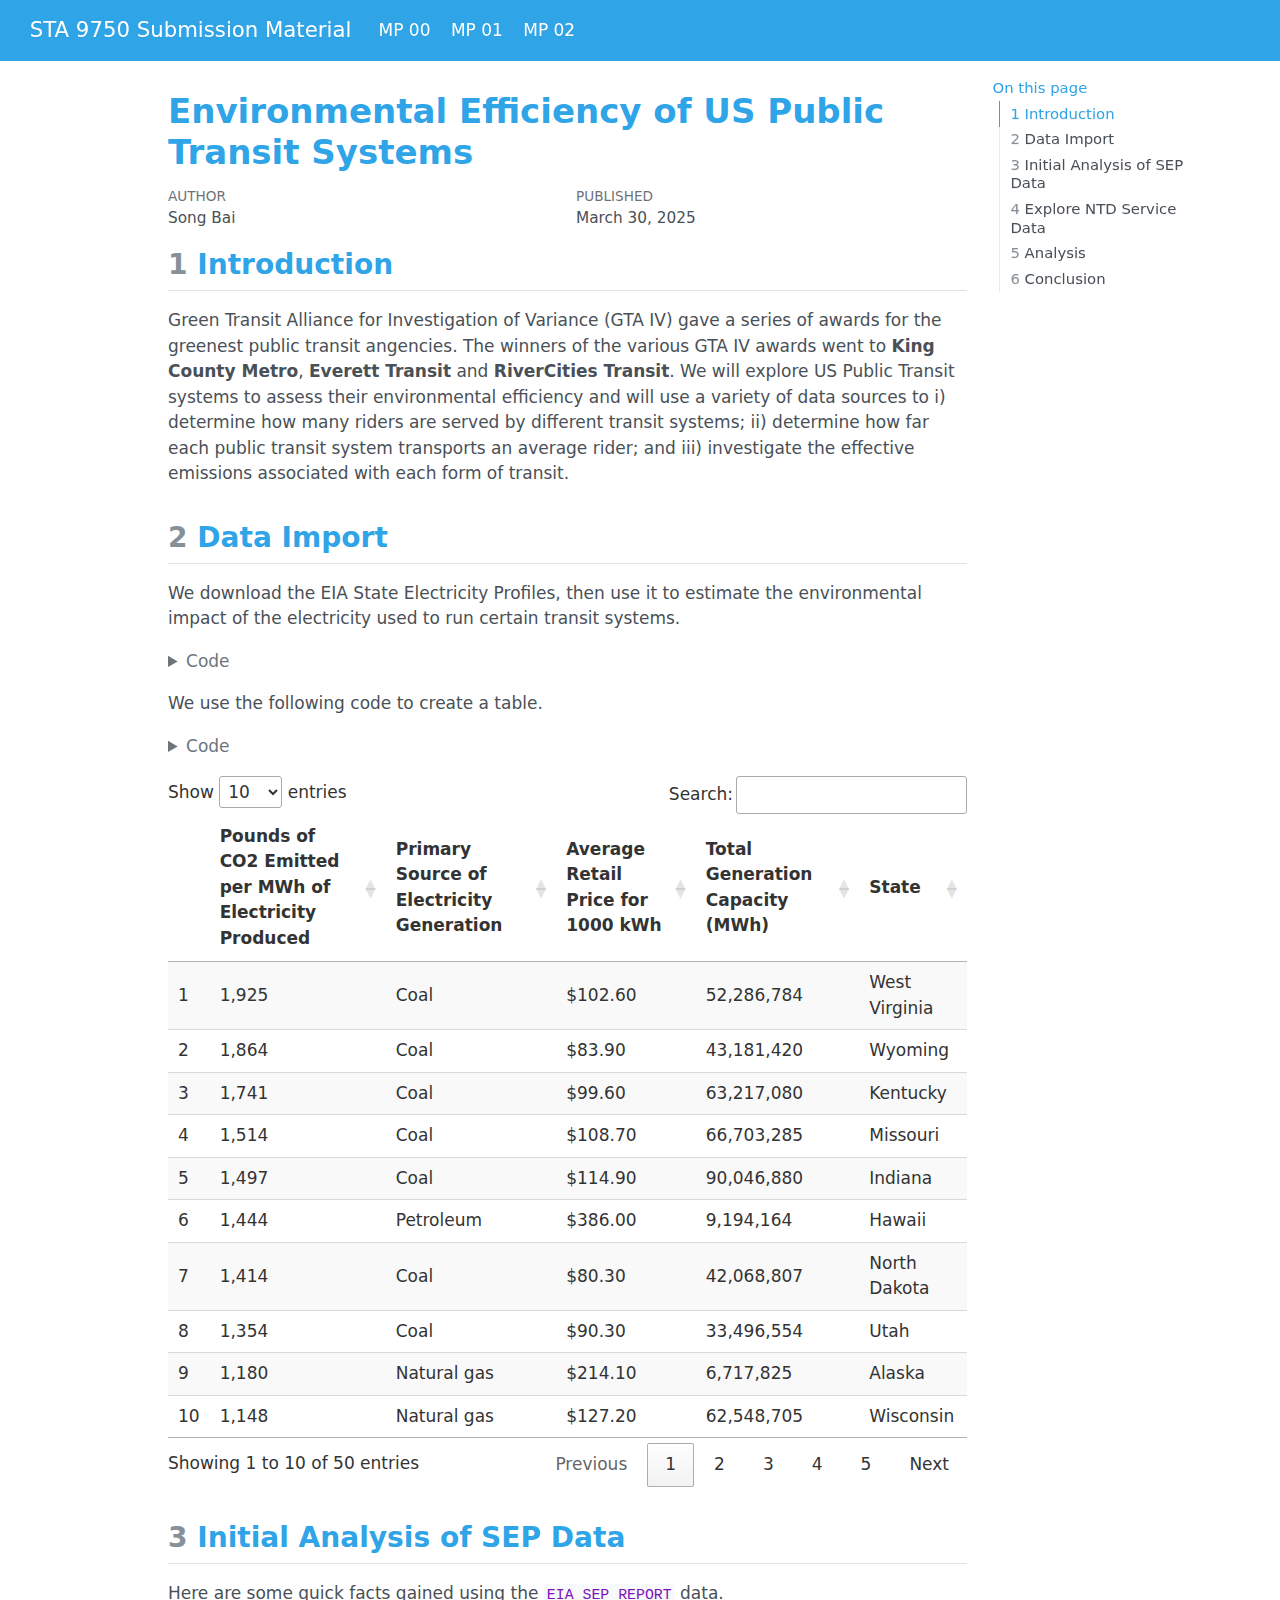
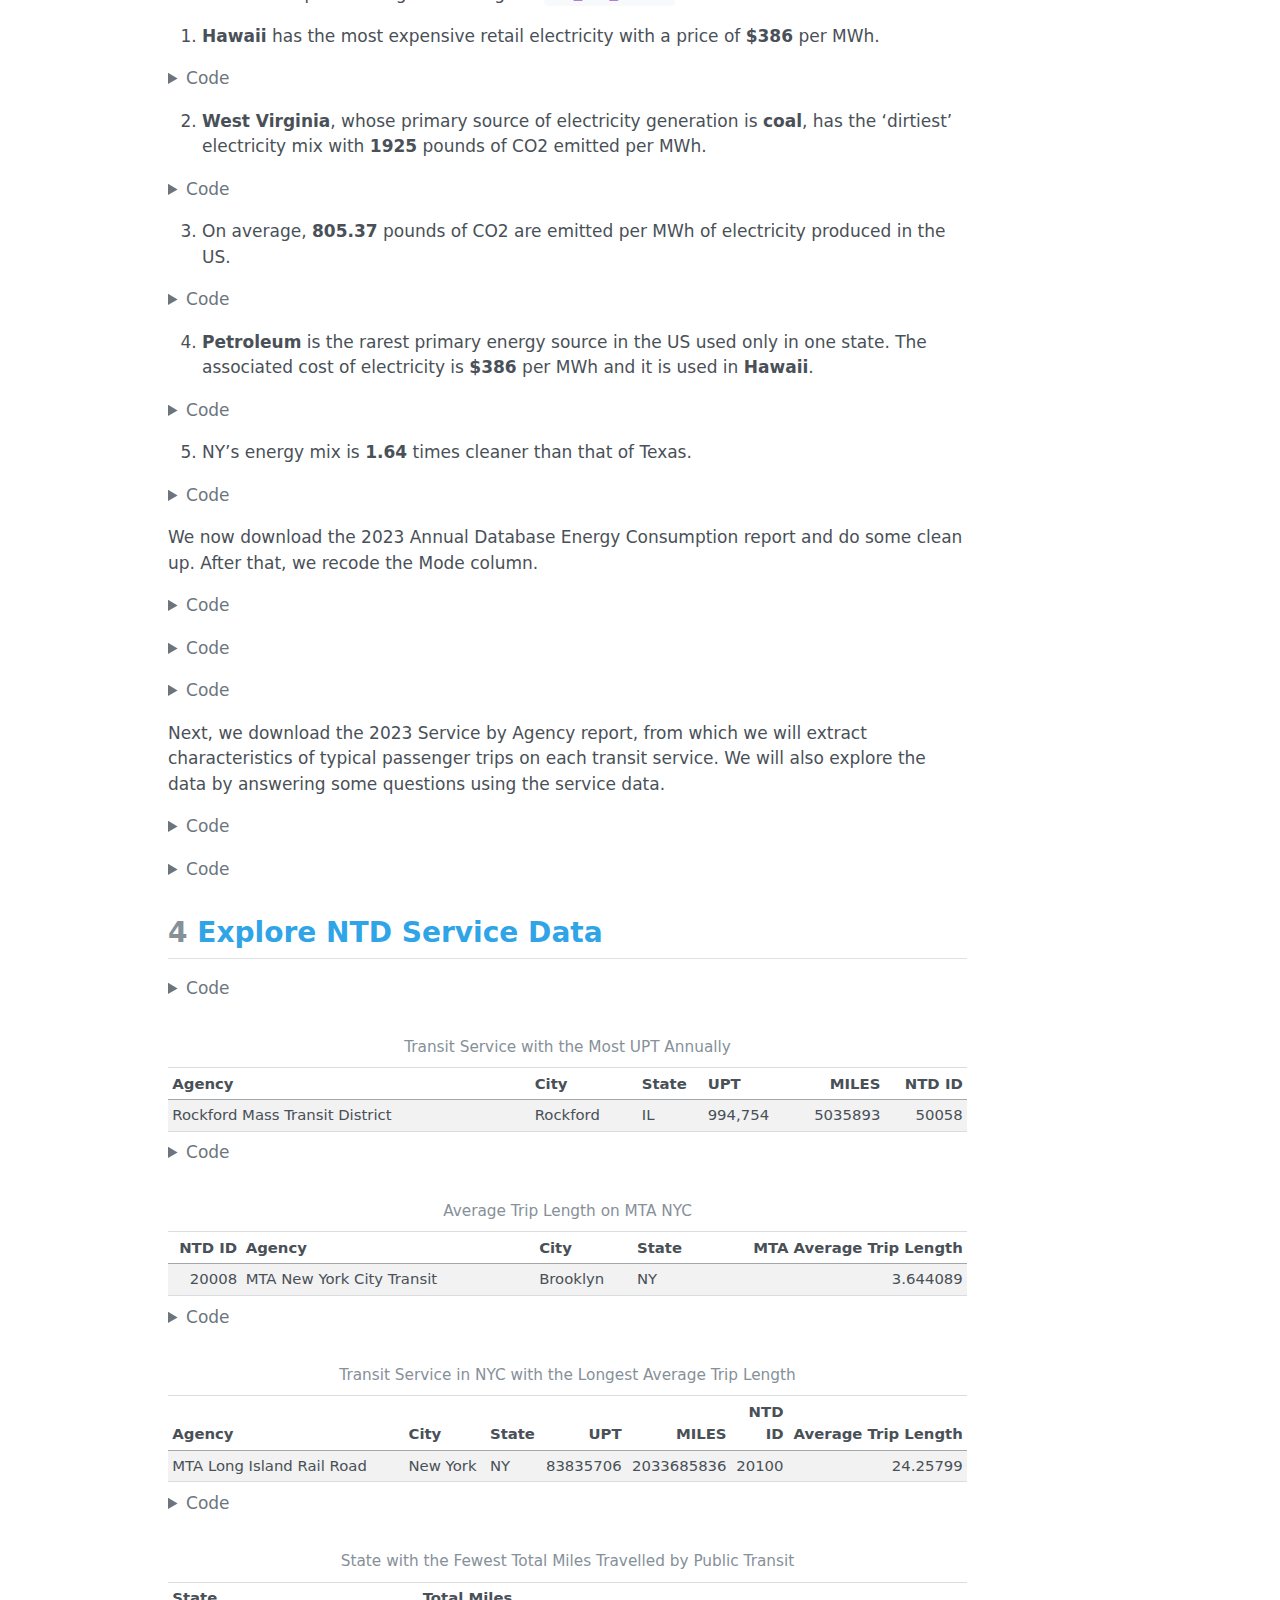
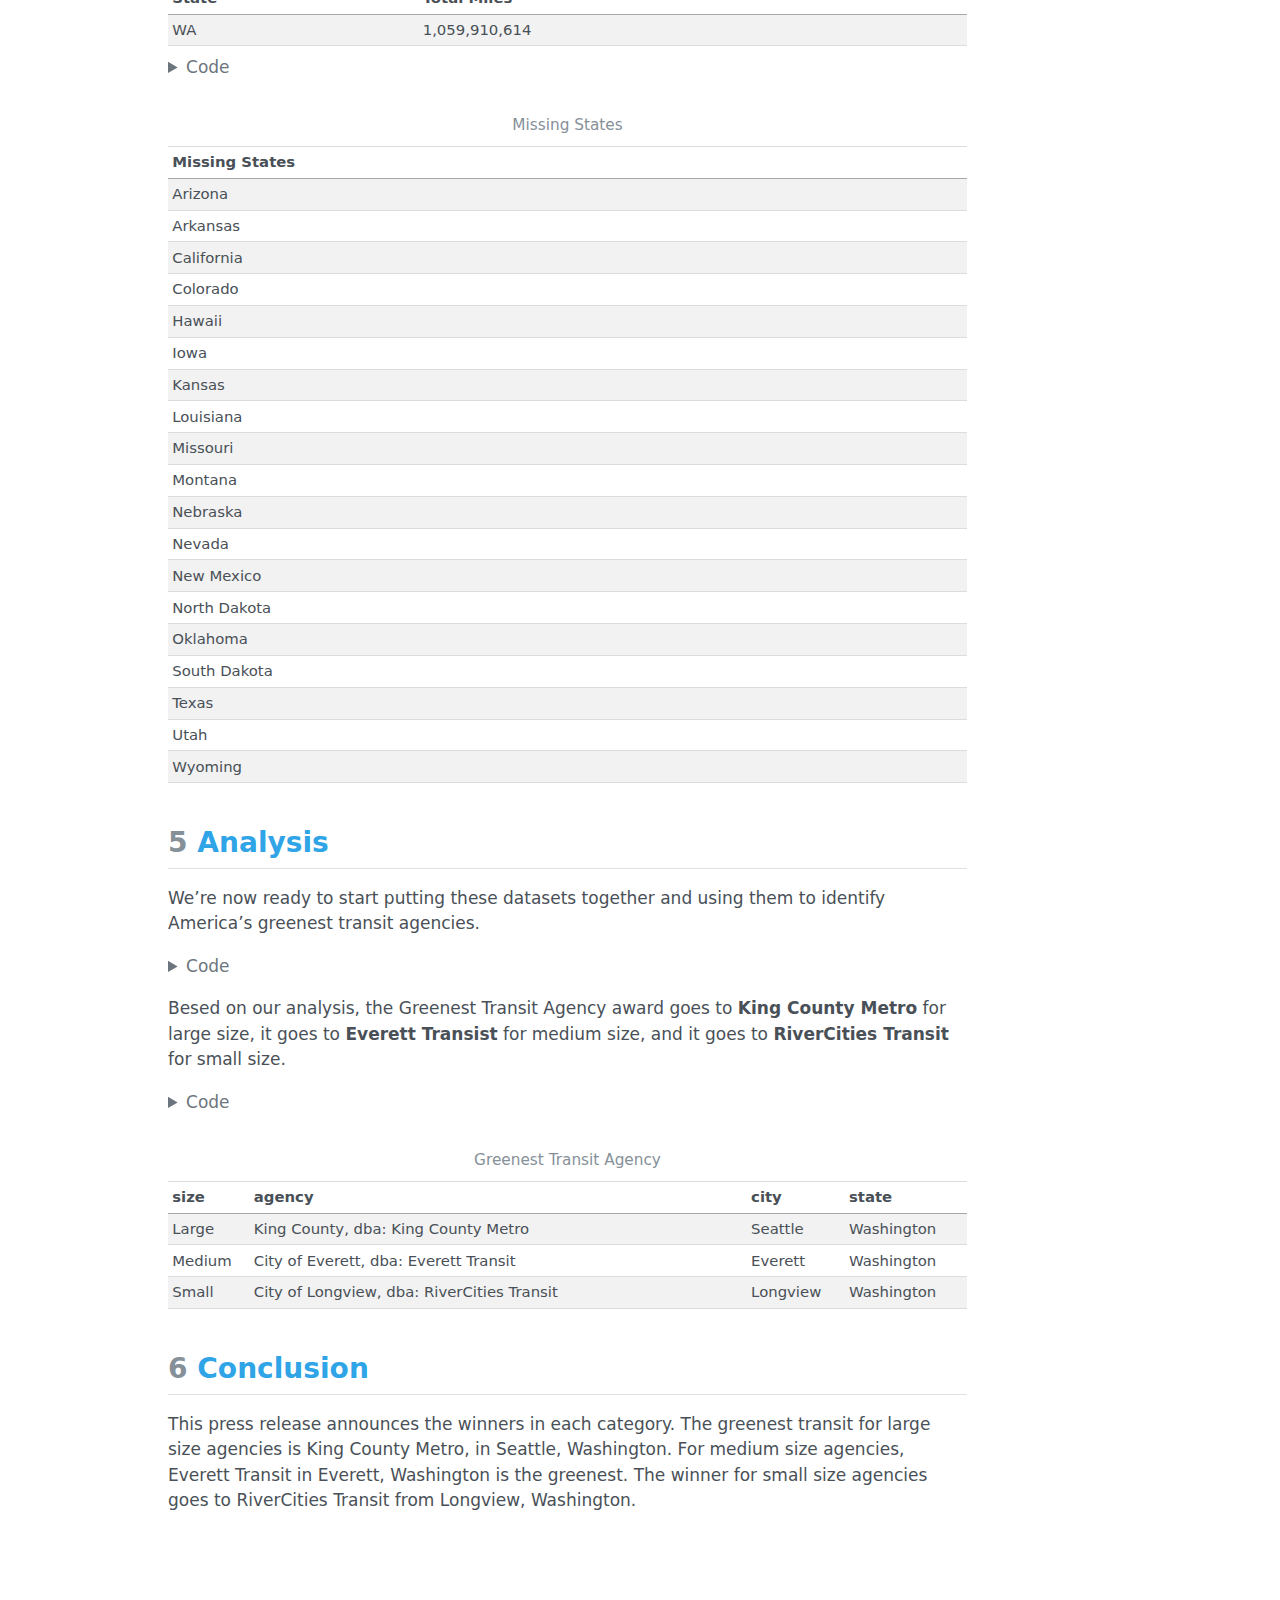
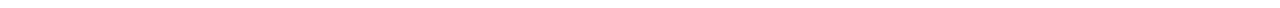
<file: docs/mp02_v1.html>
<!DOCTYPE html>
<html xmlns="http://www.w3.org/1999/xhtml" lang="en" xml:lang="en"><head>

<meta charset="utf-8">
<meta name="generator" content="quarto-1.6.40">

<meta name="viewport" content="width=device-width, initial-scale=1.0, user-scalable=yes">

<meta name="author" content="Song Bai">
<meta name="dcterms.date" content="2025-03-30">

<title>Environmental Efficiency of US Public Transit Systems – STA 9750 Submission Material</title>
<style>
code{white-space: pre-wrap;}
span.smallcaps{font-variant: small-caps;}
div.columns{display: flex; gap: min(4vw, 1.5em);}
div.column{flex: auto; overflow-x: auto;}
div.hanging-indent{margin-left: 1.5em; text-indent: -1.5em;}
ul.task-list{list-style: none;}
ul.task-list li input[type="checkbox"] {
  width: 0.8em;
  margin: 0 0.8em 0.2em -1em; /* quarto-specific, see https://github.com/quarto-dev/quarto-cli/issues/4556 */ 
  vertical-align: middle;
}
/* CSS for syntax highlighting */
pre > code.sourceCode { white-space: pre; position: relative; }
pre > code.sourceCode > span { line-height: 1.25; }
pre > code.sourceCode > span:empty { height: 1.2em; }
.sourceCode { overflow: visible; }
code.sourceCode > span { color: inherit; text-decoration: inherit; }
div.sourceCode { margin: 1em 0; }
pre.sourceCode { margin: 0; }
@media screen {
div.sourceCode { overflow: auto; }
}
@media print {
pre > code.sourceCode { white-space: pre-wrap; }
pre > code.sourceCode > span { display: inline-block; text-indent: -5em; padding-left: 5em; }
}
pre.numberSource code
  { counter-reset: source-line 0; }
pre.numberSource code > span
  { position: relative; left: -4em; counter-increment: source-line; }
pre.numberSource code > span > a:first-child::before
  { content: counter(source-line);
    position: relative; left: -1em; text-align: right; vertical-align: baseline;
    border: none; display: inline-block;
    -webkit-touch-callout: none; -webkit-user-select: none;
    -khtml-user-select: none; -moz-user-select: none;
    -ms-user-select: none; user-select: none;
    padding: 0 4px; width: 4em;
  }
pre.numberSource { margin-left: 3em;  padding-left: 4px; }
div.sourceCode
  {   }
@media screen {
pre > code.sourceCode > span > a:first-child::before { text-decoration: underline; }
}
</style>


<script src="site_libs/quarto-nav/quarto-nav.js"></script>
<script src="site_libs/quarto-nav/headroom.min.js"></script>
<script src="site_libs/clipboard/clipboard.min.js"></script>
<script src="site_libs/quarto-search/autocomplete.umd.js"></script>
<script src="site_libs/quarto-search/fuse.min.js"></script>
<script src="site_libs/quarto-search/quarto-search.js"></script>
<meta name="quarto:offset" content="./">
<script src="site_libs/quarto-html/quarto.js"></script>
<script src="site_libs/quarto-html/popper.min.js"></script>
<script src="site_libs/quarto-html/tippy.umd.min.js"></script>
<script src="site_libs/quarto-html/anchor.min.js"></script>
<link href="site_libs/quarto-html/tippy.css" rel="stylesheet">
<link href="site_libs/quarto-html/quarto-syntax-highlighting-549806ee2085284f45b00abea8c6df48.css" rel="stylesheet" id="quarto-text-highlighting-styles">
<script src="site_libs/bootstrap/bootstrap.min.js"></script>
<link href="site_libs/bootstrap/bootstrap-icons.css" rel="stylesheet">
<link href="site_libs/bootstrap/bootstrap-3405eb2cd25431ae6684dd634ade2368.min.css" rel="stylesheet" append-hash="true" id="quarto-bootstrap" data-mode="light">
<script id="quarto-search-options" type="application/json">{
  "location": "navbar",
  "copy-button": false,
  "collapse-after": 3,
  "panel-placement": "end",
  "type": "overlay",
  "limit": 50,
  "keyboard-shortcut": [
    "f",
    "/",
    "s"
  ],
  "show-item-context": false,
  "language": {
    "search-no-results-text": "No results",
    "search-matching-documents-text": "matching documents",
    "search-copy-link-title": "Copy link to search",
    "search-hide-matches-text": "Hide additional matches",
    "search-more-match-text": "more match in this document",
    "search-more-matches-text": "more matches in this document",
    "search-clear-button-title": "Clear",
    "search-text-placeholder": "",
    "search-detached-cancel-button-title": "Cancel",
    "search-submit-button-title": "Submit",
    "search-label": "Search"
  }
}</script>
<link href="site_libs/htmltools-fill-0.5.8.1/fill.css" rel="stylesheet">
<script src="site_libs/htmlwidgets-1.6.4/htmlwidgets.js"></script>
<link href="site_libs/datatables-css-0.0.0/datatables-crosstalk.css" rel="stylesheet">
<script src="site_libs/datatables-binding-0.33/datatables.js"></script>
<script src="site_libs/jquery-3.6.0/jquery-3.6.0.min.js"></script>
<link href="site_libs/dt-core-1.13.6/css/jquery.dataTables.min.css" rel="stylesheet">
<link href="site_libs/dt-core-1.13.6/css/jquery.dataTables.extra.css" rel="stylesheet">
<script src="site_libs/dt-core-1.13.6/js/jquery.dataTables.min.js"></script>
<link href="site_libs/crosstalk-1.2.1/css/crosstalk.min.css" rel="stylesheet">
<script src="site_libs/crosstalk-1.2.1/js/crosstalk.min.js"></script>


</head>

<body class="nav-fixed">

<div id="quarto-search-results"></div>
  <header id="quarto-header" class="headroom fixed-top">
    <nav class="navbar navbar-expand-lg " data-bs-theme="dark">
      <div class="navbar-container container-fluid">
      <div class="navbar-brand-container mx-auto">
    <a class="navbar-brand" href="./index.html">
    <span class="navbar-title">STA 9750 Submission Material</span>
    </a>
  </div>
          <button class="navbar-toggler" type="button" data-bs-toggle="collapse" data-bs-target="#navbarCollapse" aria-controls="navbarCollapse" role="menu" aria-expanded="false" aria-label="Toggle navigation" onclick="if (window.quartoToggleHeadroom) { window.quartoToggleHeadroom(); }">
  <span class="navbar-toggler-icon"></span>
</button>
          <div class="collapse navbar-collapse" id="navbarCollapse">
            <ul class="navbar-nav navbar-nav-scroll me-auto">
  <li class="nav-item">
    <a class="nav-link" href="./index.html"> 
<span class="menu-text">MP 00</span></a>
  </li>  
  <li class="nav-item">
    <a class="nav-link" href="./mp01.html"> 
<span class="menu-text">MP 01</span></a>
  </li>  
  <li class="nav-item">
    <a class="nav-link" href="./mp02.html"> 
<span class="menu-text">MP 02</span></a>
  </li>  
</ul>
          </div> <!-- /navcollapse -->
            <div class="quarto-navbar-tools">
</div>
      </div> <!-- /container-fluid -->
    </nav>
</header>
<!-- content -->
<div id="quarto-content" class="quarto-container page-columns page-rows-contents page-layout-article page-navbar">
<!-- sidebar -->
<!-- margin-sidebar -->
    <div id="quarto-margin-sidebar" class="sidebar margin-sidebar">
        <nav id="TOC" role="doc-toc" class="toc-active">
    <h2 id="toc-title">On this page</h2>
   
  <ul>
  <li><a href="#introduction" id="toc-introduction" class="nav-link active" data-scroll-target="#introduction"><span class="header-section-number">1</span> Introduction</a></li>
  <li><a href="#data-import" id="toc-data-import" class="nav-link" data-scroll-target="#data-import"><span class="header-section-number">2</span> Data Import</a></li>
  <li><a href="#initial-analysis-of-sep-data" id="toc-initial-analysis-of-sep-data" class="nav-link" data-scroll-target="#initial-analysis-of-sep-data"><span class="header-section-number">3</span> Initial Analysis of SEP Data</a></li>
  <li><a href="#explore-ntd-service-data" id="toc-explore-ntd-service-data" class="nav-link" data-scroll-target="#explore-ntd-service-data"><span class="header-section-number">4</span> Explore NTD Service Data</a></li>
  <li><a href="#analysis" id="toc-analysis" class="nav-link" data-scroll-target="#analysis"><span class="header-section-number">5</span> Analysis</a></li>
  <li><a href="#conclusion" id="toc-conclusion" class="nav-link" data-scroll-target="#conclusion"><span class="header-section-number">6</span> Conclusion</a></li>
  </ul>
</nav>
    </div>
<!-- main -->
<main class="content" id="quarto-document-content">

<header id="title-block-header" class="quarto-title-block default">
<div class="quarto-title">
<h1 class="title">Environmental Efficiency of US Public Transit Systems</h1>
</div>



<div class="quarto-title-meta">

    <div>
    <div class="quarto-title-meta-heading">Author</div>
    <div class="quarto-title-meta-contents">
             <p>Song Bai </p>
          </div>
  </div>
    
    <div>
    <div class="quarto-title-meta-heading">Published</div>
    <div class="quarto-title-meta-contents">
      <p class="date">March 30, 2025</p>
    </div>
  </div>
  
    
  </div>
  


</header>


<section id="introduction" class="level2" data-number="1">
<h2 data-number="1" class="anchored" data-anchor-id="introduction"><span class="header-section-number">1</span> Introduction</h2>
<p>Green Transit Alliance for Investigation of Variance (GTA IV) gave a series of awards for the greenest public transit angencies. The winners of the various GTA IV awards went to <strong>King County Metro</strong>, <strong>Everett Transit</strong> and <strong>RiverCities Transit</strong>. We will explore US Public Transit systems to assess their environmental efficiency and will use a variety of data sources to i) determine how many riders are served by different transit systems; ii) determine how far each public transit system transports an average rider; and iii) investigate the effective emissions associated with each form of transit.</p>
</section>
<section id="data-import" class="level2" data-number="2">
<h2 data-number="2" class="anchored" data-anchor-id="data-import"><span class="header-section-number">2</span> Data Import</h2>
<p>We download the EIA State Electricity Profiles, then use it to estimate the environmental impact of the electricity used to run certain transit systems.</p>
<div class="cell">
<details class="code-fold">
<summary>Code</summary>
<div class="sourceCode cell-code" id="cb1"><pre class="sourceCode r code-with-copy"><code class="sourceCode r"><span id="cb1-1"><a href="#cb1-1" aria-hidden="true" tabindex="-1"></a>ensure_package <span class="ot">&lt;-</span> <span class="cf">function</span>(pkg){</span>
<span id="cb1-2"><a href="#cb1-2" aria-hidden="true" tabindex="-1"></a>    pkg <span class="ot">&lt;-</span> <span class="fu">as.character</span>(<span class="fu">substitute</span>(pkg))</span>
<span id="cb1-3"><a href="#cb1-3" aria-hidden="true" tabindex="-1"></a>    <span class="fu">options</span>(<span class="at">repos =</span> <span class="fu">c</span>(<span class="at">CRAN =</span> <span class="st">"https://cloud.r-project.org"</span>))</span>
<span id="cb1-4"><a href="#cb1-4" aria-hidden="true" tabindex="-1"></a>    <span class="cf">if</span>(<span class="sc">!</span><span class="fu">require</span>(pkg, <span class="at">character.only=</span><span class="cn">TRUE</span>)) <span class="fu">install.packages</span>(pkg)</span>
<span id="cb1-5"><a href="#cb1-5" aria-hidden="true" tabindex="-1"></a>    <span class="fu">stopifnot</span>(<span class="fu">require</span>(pkg, <span class="at">character.only=</span><span class="cn">TRUE</span>))</span>
<span id="cb1-6"><a href="#cb1-6" aria-hidden="true" tabindex="-1"></a>}</span>
<span id="cb1-7"><a href="#cb1-7" aria-hidden="true" tabindex="-1"></a></span>
<span id="cb1-8"><a href="#cb1-8" aria-hidden="true" tabindex="-1"></a><span class="fu">ensure_package</span>(httr2)</span>
<span id="cb1-9"><a href="#cb1-9" aria-hidden="true" tabindex="-1"></a><span class="fu">ensure_package</span>(rvest)</span>
<span id="cb1-10"><a href="#cb1-10" aria-hidden="true" tabindex="-1"></a><span class="fu">ensure_package</span>(datasets)</span>
<span id="cb1-11"><a href="#cb1-11" aria-hidden="true" tabindex="-1"></a><span class="fu">ensure_package</span>(purrr)</span>
<span id="cb1-12"><a href="#cb1-12" aria-hidden="true" tabindex="-1"></a><span class="fu">ensure_package</span>(DT)</span>
<span id="cb1-13"><a href="#cb1-13" aria-hidden="true" tabindex="-1"></a><span class="fu">ensure_package</span>(stringr)</span>
<span id="cb1-14"><a href="#cb1-14" aria-hidden="true" tabindex="-1"></a><span class="fu">ensure_package</span>(dplyr)</span>
<span id="cb1-15"><a href="#cb1-15" aria-hidden="true" tabindex="-1"></a></span>
<span id="cb1-16"><a href="#cb1-16" aria-hidden="true" tabindex="-1"></a>get_eia_sep <span class="ot">&lt;-</span> <span class="cf">function</span>(state, abbr){</span>
<span id="cb1-17"><a href="#cb1-17" aria-hidden="true" tabindex="-1"></a>    state_formatted <span class="ot">&lt;-</span> <span class="fu">str_to_lower</span>(state) <span class="sc">|&gt;</span> <span class="fu">str_replace_all</span>(<span class="st">"</span><span class="sc">\\</span><span class="st">s"</span>, <span class="st">""</span>)</span>
<span id="cb1-18"><a href="#cb1-18" aria-hidden="true" tabindex="-1"></a>    </span>
<span id="cb1-19"><a href="#cb1-19" aria-hidden="true" tabindex="-1"></a>    dir_name <span class="ot">&lt;-</span> <span class="fu">file.path</span>(<span class="st">"data"</span>, <span class="st">"mp02"</span>)</span>
<span id="cb1-20"><a href="#cb1-20" aria-hidden="true" tabindex="-1"></a>    file_name <span class="ot">&lt;-</span> <span class="fu">file.path</span>(dir_name, state_formatted)</span>
<span id="cb1-21"><a href="#cb1-21" aria-hidden="true" tabindex="-1"></a>    </span>
<span id="cb1-22"><a href="#cb1-22" aria-hidden="true" tabindex="-1"></a>    <span class="fu">dir.create</span>(dir_name, <span class="at">showWarnings=</span><span class="cn">FALSE</span>, <span class="at">recursive=</span><span class="cn">TRUE</span>)</span>
<span id="cb1-23"><a href="#cb1-23" aria-hidden="true" tabindex="-1"></a>    </span>
<span id="cb1-24"><a href="#cb1-24" aria-hidden="true" tabindex="-1"></a>    <span class="cf">if</span>(<span class="sc">!</span><span class="fu">file.exists</span>(file_name)){</span>
<span id="cb1-25"><a href="#cb1-25" aria-hidden="true" tabindex="-1"></a>        BASE_URL <span class="ot">&lt;-</span> <span class="st">"https://www.eia.gov"</span></span>
<span id="cb1-26"><a href="#cb1-26" aria-hidden="true" tabindex="-1"></a>        REQUEST <span class="ot">&lt;-</span> <span class="fu">request</span>(BASE_URL) <span class="sc">|&gt;</span> </span>
<span id="cb1-27"><a href="#cb1-27" aria-hidden="true" tabindex="-1"></a>            <span class="fu">req_url_path</span>(<span class="st">"electricity"</span>, <span class="st">"state"</span>, state_formatted)</span>
<span id="cb1-28"><a href="#cb1-28" aria-hidden="true" tabindex="-1"></a>    </span>
<span id="cb1-29"><a href="#cb1-29" aria-hidden="true" tabindex="-1"></a>        RESPONSE <span class="ot">&lt;-</span> <span class="fu">req_perform</span>(REQUEST)</span>
<span id="cb1-30"><a href="#cb1-30" aria-hidden="true" tabindex="-1"></a>    </span>
<span id="cb1-31"><a href="#cb1-31" aria-hidden="true" tabindex="-1"></a>        <span class="fu">resp_check_status</span>(RESPONSE)</span>
<span id="cb1-32"><a href="#cb1-32" aria-hidden="true" tabindex="-1"></a>        </span>
<span id="cb1-33"><a href="#cb1-33" aria-hidden="true" tabindex="-1"></a>        <span class="fu">writeLines</span>(<span class="fu">resp_body_string</span>(RESPONSE), file_name)</span>
<span id="cb1-34"><a href="#cb1-34" aria-hidden="true" tabindex="-1"></a>    }</span>
<span id="cb1-35"><a href="#cb1-35" aria-hidden="true" tabindex="-1"></a>    </span>
<span id="cb1-36"><a href="#cb1-36" aria-hidden="true" tabindex="-1"></a>    TABLE <span class="ot">&lt;-</span> <span class="fu">read_html</span>(file_name) <span class="sc">|&gt;</span> </span>
<span id="cb1-37"><a href="#cb1-37" aria-hidden="true" tabindex="-1"></a>        <span class="fu">html_element</span>(<span class="st">"table"</span>) <span class="sc">|&gt;</span> </span>
<span id="cb1-38"><a href="#cb1-38" aria-hidden="true" tabindex="-1"></a>        <span class="fu">html_table</span>() <span class="sc">|&gt;</span></span>
<span id="cb1-39"><a href="#cb1-39" aria-hidden="true" tabindex="-1"></a>        <span class="fu">mutate</span>(<span class="at">Item =</span> <span class="fu">str_to_lower</span>(Item))</span>
<span id="cb1-40"><a href="#cb1-40" aria-hidden="true" tabindex="-1"></a>    </span>
<span id="cb1-41"><a href="#cb1-41" aria-hidden="true" tabindex="-1"></a>    <span class="cf">if</span>(<span class="st">"U.S. rank"</span> <span class="sc">%in%</span> <span class="fu">colnames</span>(TABLE)){</span>
<span id="cb1-42"><a href="#cb1-42" aria-hidden="true" tabindex="-1"></a>        TABLE <span class="ot">&lt;-</span> TABLE <span class="sc">|&gt;</span> <span class="fu">rename</span>(<span class="at">Rank =</span> <span class="st">`</span><span class="at">U.S. rank</span><span class="st">`</span>)</span>
<span id="cb1-43"><a href="#cb1-43" aria-hidden="true" tabindex="-1"></a>    }</span>
<span id="cb1-44"><a href="#cb1-44" aria-hidden="true" tabindex="-1"></a>    </span>
<span id="cb1-45"><a href="#cb1-45" aria-hidden="true" tabindex="-1"></a>    CO2_MWh <span class="ot">&lt;-</span> TABLE <span class="sc">|&gt;</span> </span>
<span id="cb1-46"><a href="#cb1-46" aria-hidden="true" tabindex="-1"></a>        <span class="fu">filter</span>(Item <span class="sc">==</span> <span class="st">"carbon dioxide (lbs/mwh)"</span>) <span class="sc">|&gt;</span></span>
<span id="cb1-47"><a href="#cb1-47" aria-hidden="true" tabindex="-1"></a>        <span class="fu">pull</span>(Value) <span class="sc">|&gt;</span> </span>
<span id="cb1-48"><a href="#cb1-48" aria-hidden="true" tabindex="-1"></a>        <span class="fu">str_replace_all</span>(<span class="st">","</span>, <span class="st">""</span>) <span class="sc">|&gt;</span></span>
<span id="cb1-49"><a href="#cb1-49" aria-hidden="true" tabindex="-1"></a>        <span class="fu">as.numeric</span>()</span>
<span id="cb1-50"><a href="#cb1-50" aria-hidden="true" tabindex="-1"></a>    </span>
<span id="cb1-51"><a href="#cb1-51" aria-hidden="true" tabindex="-1"></a>    PRIMARY <span class="ot">&lt;-</span> TABLE <span class="sc">|&gt;</span> </span>
<span id="cb1-52"><a href="#cb1-52" aria-hidden="true" tabindex="-1"></a>        <span class="fu">filter</span>(Item <span class="sc">==</span> <span class="st">"primary energy source"</span>) <span class="sc">|&gt;</span> </span>
<span id="cb1-53"><a href="#cb1-53" aria-hidden="true" tabindex="-1"></a>        <span class="fu">pull</span>(Rank)</span>
<span id="cb1-54"><a href="#cb1-54" aria-hidden="true" tabindex="-1"></a>    </span>
<span id="cb1-55"><a href="#cb1-55" aria-hidden="true" tabindex="-1"></a>    RATE <span class="ot">&lt;-</span> TABLE <span class="sc">|&gt;</span></span>
<span id="cb1-56"><a href="#cb1-56" aria-hidden="true" tabindex="-1"></a>        <span class="fu">filter</span>(Item <span class="sc">==</span> <span class="st">"average retail price (cents/kwh)"</span>) <span class="sc">|&gt;</span></span>
<span id="cb1-57"><a href="#cb1-57" aria-hidden="true" tabindex="-1"></a>        <span class="fu">pull</span>(Value) <span class="sc">|&gt;</span></span>
<span id="cb1-58"><a href="#cb1-58" aria-hidden="true" tabindex="-1"></a>        <span class="fu">as.numeric</span>()</span>
<span id="cb1-59"><a href="#cb1-59" aria-hidden="true" tabindex="-1"></a>    </span>
<span id="cb1-60"><a href="#cb1-60" aria-hidden="true" tabindex="-1"></a>    GENERATION_MWh <span class="ot">&lt;-</span> TABLE <span class="sc">|&gt;</span></span>
<span id="cb1-61"><a href="#cb1-61" aria-hidden="true" tabindex="-1"></a>        <span class="fu">filter</span>(Item <span class="sc">==</span> <span class="st">"net generation (megawatthours)"</span>) <span class="sc">|&gt;</span></span>
<span id="cb1-62"><a href="#cb1-62" aria-hidden="true" tabindex="-1"></a>        <span class="fu">pull</span>(Value) <span class="sc">|&gt;</span></span>
<span id="cb1-63"><a href="#cb1-63" aria-hidden="true" tabindex="-1"></a>        <span class="fu">str_replace_all</span>(<span class="st">","</span>, <span class="st">""</span>) <span class="sc">|&gt;</span></span>
<span id="cb1-64"><a href="#cb1-64" aria-hidden="true" tabindex="-1"></a>        <span class="fu">as.numeric</span>()</span>
<span id="cb1-65"><a href="#cb1-65" aria-hidden="true" tabindex="-1"></a>    </span>
<span id="cb1-66"><a href="#cb1-66" aria-hidden="true" tabindex="-1"></a>    <span class="fu">data.frame</span>(<span class="at">CO2_MWh               =</span> CO2_MWh, </span>
<span id="cb1-67"><a href="#cb1-67" aria-hidden="true" tabindex="-1"></a>               <span class="at">primary_source        =</span> PRIMARY,</span>
<span id="cb1-68"><a href="#cb1-68" aria-hidden="true" tabindex="-1"></a>               <span class="at">electricity_price_MWh =</span> RATE <span class="sc">*</span> <span class="dv">10</span>, <span class="co"># / 100 cents to dollars &amp;</span></span>
<span id="cb1-69"><a href="#cb1-69" aria-hidden="true" tabindex="-1"></a>               <span class="co"># * 1000 kWh to MWH </span></span>
<span id="cb1-70"><a href="#cb1-70" aria-hidden="true" tabindex="-1"></a>               <span class="at">generation_MWh        =</span> GENERATION_MWh, </span>
<span id="cb1-71"><a href="#cb1-71" aria-hidden="true" tabindex="-1"></a>               <span class="at">state                 =</span> state, </span>
<span id="cb1-72"><a href="#cb1-72" aria-hidden="true" tabindex="-1"></a>               <span class="at">abbreviation          =</span> abbr</span>
<span id="cb1-73"><a href="#cb1-73" aria-hidden="true" tabindex="-1"></a>    )</span>
<span id="cb1-74"><a href="#cb1-74" aria-hidden="true" tabindex="-1"></a>}</span>
<span id="cb1-75"><a href="#cb1-75" aria-hidden="true" tabindex="-1"></a></span>
<span id="cb1-76"><a href="#cb1-76" aria-hidden="true" tabindex="-1"></a>EIA_SEP_REPORT <span class="ot">&lt;-</span> <span class="fu">map2</span>(state.name, state.abb, get_eia_sep) <span class="sc">|&gt;</span> <span class="fu">list_rbind</span>()</span></code><button title="Copy to Clipboard" class="code-copy-button"><i class="bi"></i></button></pre></div>
</details>
</div>
<p>We use the following code to create a table.</p>
<div class="cell">
<details class="code-fold">
<summary>Code</summary>
<div class="sourceCode cell-code" id="cb2"><pre class="sourceCode r code-with-copy"><code class="sourceCode r"><span id="cb2-1"><a href="#cb2-1" aria-hidden="true" tabindex="-1"></a><span class="fu">ensure_package</span>(scales)</span>
<span id="cb2-2"><a href="#cb2-2" aria-hidden="true" tabindex="-1"></a></span>
<span id="cb2-3"><a href="#cb2-3" aria-hidden="true" tabindex="-1"></a>EIA_SEP_REPORT <span class="sc">|&gt;</span> </span>
<span id="cb2-4"><a href="#cb2-4" aria-hidden="true" tabindex="-1"></a>    <span class="fu">select</span>(<span class="sc">-</span>abbreviation) <span class="sc">|&gt;</span></span>
<span id="cb2-5"><a href="#cb2-5" aria-hidden="true" tabindex="-1"></a>    <span class="fu">arrange</span>(<span class="fu">desc</span>(CO2_MWh)) <span class="sc">|&gt;</span></span>
<span id="cb2-6"><a href="#cb2-6" aria-hidden="true" tabindex="-1"></a>    <span class="fu">mutate</span>(<span class="at">CO2_MWh =</span> <span class="fu">number</span>(CO2_MWh, <span class="at">big.mark=</span><span class="st">","</span>), </span>
<span id="cb2-7"><a href="#cb2-7" aria-hidden="true" tabindex="-1"></a>           <span class="at">electricity_price_MWh =</span> <span class="fu">dollar</span>(electricity_price_MWh), </span>
<span id="cb2-8"><a href="#cb2-8" aria-hidden="true" tabindex="-1"></a>           <span class="at">generation_MWh =</span> <span class="fu">number</span>(generation_MWh, <span class="at">big.mark=</span><span class="st">","</span>)) <span class="sc">|&gt;</span></span>
<span id="cb2-9"><a href="#cb2-9" aria-hidden="true" tabindex="-1"></a>    <span class="fu">rename</span>(<span class="st">`</span><span class="at">Pounds of CO2 Emitted per MWh of Electricity Produced</span><span class="st">`</span><span class="ot">=</span>CO2_MWh, </span>
<span id="cb2-10"><a href="#cb2-10" aria-hidden="true" tabindex="-1"></a>           <span class="st">`</span><span class="at">Primary Source of Electricity Generation</span><span class="st">`</span><span class="ot">=</span>primary_source, </span>
<span id="cb2-11"><a href="#cb2-11" aria-hidden="true" tabindex="-1"></a>           <span class="st">`</span><span class="at">Average Retail Price for 1000 kWh</span><span class="st">`</span><span class="ot">=</span>electricity_price_MWh, </span>
<span id="cb2-12"><a href="#cb2-12" aria-hidden="true" tabindex="-1"></a>           <span class="st">`</span><span class="at">Total Generation Capacity (MWh)</span><span class="st">`</span><span class="ot">=</span> generation_MWh, </span>
<span id="cb2-13"><a href="#cb2-13" aria-hidden="true" tabindex="-1"></a>           <span class="at">State=</span>state) <span class="sc">|&gt;</span></span>
<span id="cb2-14"><a href="#cb2-14" aria-hidden="true" tabindex="-1"></a>    <span class="fu">datatable</span>()</span></code><button title="Copy to Clipboard" class="code-copy-button"><i class="bi"></i></button></pre></div>
</details>
<div class="cell-output-display">
<div class="datatables html-widget html-fill-item" id="htmlwidget-1270f784d311ee1c26d8" style="width:100%;height:auto;"></div>
<script type="application/json" data-for="htmlwidget-1270f784d311ee1c26d8">{"x":{"filter":"none","vertical":false,"data":[["1","2","3","4","5","6","7","8","9","10","11","12","13","14","15","16","17","18","19","20","21","22","23","24","25","26","27","28","29","30","31","32","33","34","35","36","37","38","39","40","41","42","43","44","45","46","47","48","49","50"],["1,925","1,864","1,741","1,514","1,497","1,444","1,414","1,354","1,180","1,148","1,127","1,103","1,095","1,054","1,044","987","966","923","912","855","847","817","801","794","775","763","759","733","727","715","684","655","654","648","639","594","576","558","558","522","522","518","440","428","370","369","344","292","269","8"],["Coal","Coal","Coal","Coal","Coal","Petroleum","Coal","Coal","Natural gas","Natural gas","Coal","Coal","Natural gas","Coal","Natural gas","Natural gas","Natural gas","Natural gas","Natural gas","Natural gas","Natural gas","Natural gas","Wind","Natural gas","Wind","Wind","Wind","Natural gas","Natural gas","Nuclear","Natural gas","Natural gas","Natural gas","Natural gas","Natural gas","Natural gas","Natural gas","Natural gas","Nuclear","Nuclear","Natural gas","Natural gas","Natural gas","Natural gas","Hydroelectric","Wind","Hydroelectric","Hydroelectric","Nuclear","Hydroelectric"],["$102.60","$83.90","$99.60","$108.70","$114.90","$386.00","$80.30","$90.30","$214.10","$127.20","$109.70","$91.40","$128.50","$117.60","$110.40","$97.30","$89.10","$232.10","$136.80","$100.40","$216.20","$109.50","$122.10","$135.30","$94.20","$108.00","$94.70","$110.60","$114.70","$106.90","$121.90","$125.70","$130.90","$93.00","$106.10","$106.80","$242.40","$143.40","$105.00","$117.50","$182.80","$152.70","$248.70","$208.40","$90.80","$104.90","$103.20","$95.80","$229.60","$175.30"],["52,286,784","43,181,420","63,217,080","66,703,285","90,046,880","9,194,164","42,068,807","33,496,554","6,717,825","62,548,705","26,895,758","39,445,955","4,772,059","57,541,720","133,223,464","63,195,647","97,784,565","19,695,884","120,656,625","547,294,552","10,430,846","72,933,440","57,276,862","259,798,479","69,836,973","58,456,598","39,269,073","129,221,513","139,435,010","77,791,204","111,838,736","235,924,937","42,164,375","89,236,024","126,553,394","91,059,344","40,666,418","36,000,650","100,853,387","177,737,641","124,039,988","64,228,924","216,628,794","12,512,181","17,842,446","17,436,158","61,691,869","102,960,605","16,824,999","2,480,199"],["West Virginia","Wyoming","Kentucky","Missouri","Indiana","Hawaii","North Dakota","Utah","Alaska","Wisconsin","Montana","Nebraska","Delaware","Colorado","Ohio","Arkansas","Louisiana","Massachusetts","Michigan","Texas","Rhode Island","Mississippi","Minnesota","Florida","Iowa","Kansas","New Mexico","Georgia","Alabama","Tennessee","Arizona","Pennsylvania","Nevada","Oklahoma","North Carolina","Virginia","Connecticut","Maryland","South Carolina","Illinois","New York","New Jersey","California","Maine","Idaho","South Dakota","Oregon","Washington","New Hampshire","Vermont"]],"container":"<table class=\"display\">\n  <thead>\n    <tr>\n      <th> <\/th>\n      <th>Pounds of CO2 Emitted per MWh of Electricity Produced<\/th>\n      <th>Primary Source of Electricity Generation<\/th>\n      <th>Average Retail Price for 1000 kWh<\/th>\n      <th>Total Generation Capacity (MWh)<\/th>\n      <th>State<\/th>\n    <\/tr>\n  <\/thead>\n<\/table>","options":{"columnDefs":[{"orderable":false,"targets":0},{"name":" ","targets":0},{"name":"Pounds of CO2 Emitted per MWh of Electricity Produced","targets":1},{"name":"Primary Source of Electricity Generation","targets":2},{"name":"Average Retail Price for 1000 kWh","targets":3},{"name":"Total Generation Capacity (MWh)","targets":4},{"name":"State","targets":5}],"order":[],"autoWidth":false,"orderClasses":false}},"evals":[],"jsHooks":[]}</script>
</div>
</div>
</section>
<section id="initial-analysis-of-sep-data" class="level2" data-number="3">
<h2 data-number="3" class="anchored" data-anchor-id="initial-analysis-of-sep-data"><span class="header-section-number">3</span> Initial Analysis of SEP Data</h2>
<p>Here are some quick facts gained using the <code>EIA_SEP_REPORT</code> data.</p>
<ol type="1">
<li><strong>Hawaii</strong> has the most expensive retail electricity with a price of <strong>$386</strong> per MWh.</li>
</ol>
<div class="cell">
<details class="code-fold">
<summary>Code</summary>
<div class="sourceCode cell-code" id="cb3"><pre class="sourceCode r code-with-copy"><code class="sourceCode r"><span id="cb3-1"><a href="#cb3-1" aria-hidden="true" tabindex="-1"></a><span class="co"># Which state has the most expensive retail electricity?</span></span>
<span id="cb3-2"><a href="#cb3-2" aria-hidden="true" tabindex="-1"></a>state_highest_price <span class="ot">&lt;-</span> EIA_SEP_REPORT <span class="sc">|&gt;</span></span>
<span id="cb3-3"><a href="#cb3-3" aria-hidden="true" tabindex="-1"></a>  <span class="fu">select</span>(electricity_price_MWh, state) <span class="sc">|&gt;</span></span>
<span id="cb3-4"><a href="#cb3-4" aria-hidden="true" tabindex="-1"></a>  <span class="fu">slice_max</span>(electricity_price_MWh, <span class="at">n=</span><span class="dv">1</span>)</span></code><button title="Copy to Clipboard" class="code-copy-button"><i class="bi"></i></button></pre></div>
</details>
</div>
<ol start="2" type="1">
<li><strong>West Virginia</strong>, whose primary source of electricity generation is <strong>coal</strong>, has the ‘dirtiest’ electricity mix with <strong>1925</strong> pounds of CO2 emitted per MWh.</li>
</ol>
<div class="cell">
<details class="code-fold">
<summary>Code</summary>
<div class="sourceCode cell-code" id="cb4"><pre class="sourceCode r code-with-copy"><code class="sourceCode r"><span id="cb4-1"><a href="#cb4-1" aria-hidden="true" tabindex="-1"></a><span class="co"># Which state has the 'dirtiest' electricity mix?</span></span>
<span id="cb4-2"><a href="#cb4-2" aria-hidden="true" tabindex="-1"></a>state_dirtiest_electricity <span class="ot">&lt;-</span> EIA_SEP_REPORT <span class="sc">|&gt;</span></span>
<span id="cb4-3"><a href="#cb4-3" aria-hidden="true" tabindex="-1"></a>  <span class="fu">select</span>(CO2_MWh, primary_source, state) <span class="sc">|&gt;</span></span>
<span id="cb4-4"><a href="#cb4-4" aria-hidden="true" tabindex="-1"></a>  <span class="fu">slice_max</span>(CO2_MWh, <span class="at">n=</span><span class="dv">1</span>)</span></code><button title="Copy to Clipboard" class="code-copy-button"><i class="bi"></i></button></pre></div>
</details>
</div>
<ol start="3" type="1">
<li>On average, <strong>805.37</strong> pounds of CO2 are emitted per MWh of electricity produced in the US.</li>
</ol>
<div class="cell">
<details class="code-fold">
<summary>Code</summary>
<div class="sourceCode cell-code" id="cb5"><pre class="sourceCode r code-with-copy"><code class="sourceCode r"><span id="cb5-1"><a href="#cb5-1" aria-hidden="true" tabindex="-1"></a><span class="co"># On average, how many pounds of CO2 are emitted per MWh of electricity produced in the US? (Note that you will need to use a suitably weighted average here.)</span></span>
<span id="cb5-2"><a href="#cb5-2" aria-hidden="true" tabindex="-1"></a>average_co2_emitted <span class="ot">&lt;-</span> EIA_SEP_REPORT <span class="sc">|&gt;</span></span>
<span id="cb5-3"><a href="#cb5-3" aria-hidden="true" tabindex="-1"></a>  <span class="fu">summarize</span>(</span>
<span id="cb5-4"><a href="#cb5-4" aria-hidden="true" tabindex="-1"></a>    <span class="at">average_co2 =</span> <span class="fu">sum</span>(CO2_MWh <span class="sc">*</span> generation_MWh) <span class="sc">/</span> <span class="fu">sum</span>(generation_MWh)</span>
<span id="cb5-5"><a href="#cb5-5" aria-hidden="true" tabindex="-1"></a>  )</span></code><button title="Copy to Clipboard" class="code-copy-button"><i class="bi"></i></button></pre></div>
</details>
</div>
<ol start="4" type="1">
<li><strong>Petroleum</strong> is the rarest primary energy source in the US used only in one state. The associated cost of electricity is <strong>$386</strong> per MWh and it is used in <strong>Hawaii</strong>.</li>
</ol>
<div class="cell">
<details class="code-fold">
<summary>Code</summary>
<div class="sourceCode cell-code" id="cb6"><pre class="sourceCode r code-with-copy"><code class="sourceCode r"><span id="cb6-1"><a href="#cb6-1" aria-hidden="true" tabindex="-1"></a><span class="co"># What is the rarest primary energy source in the US? </span></span>
<span id="cb6-2"><a href="#cb6-2" aria-hidden="true" tabindex="-1"></a>rarest_source <span class="ot">&lt;-</span> EIA_SEP_REPORT <span class="sc">|&gt;</span></span>
<span id="cb6-3"><a href="#cb6-3" aria-hidden="true" tabindex="-1"></a>  <span class="fu">group_by</span>(primary_source) <span class="sc">|&gt;</span></span>
<span id="cb6-4"><a href="#cb6-4" aria-hidden="true" tabindex="-1"></a>  <span class="fu">summarize</span>(<span class="at">num_state_source =</span> <span class="fu">n</span>()) <span class="sc">|&gt;</span></span>
<span id="cb6-5"><a href="#cb6-5" aria-hidden="true" tabindex="-1"></a>  <span class="fu">slice_min</span>(num_state_source, <span class="at">n =</span> <span class="dv">1</span>)</span>
<span id="cb6-6"><a href="#cb6-6" aria-hidden="true" tabindex="-1"></a></span>
<span id="cb6-7"><a href="#cb6-7" aria-hidden="true" tabindex="-1"></a><span class="co"># What is the associated cost of electricity and where is it used?</span></span>
<span id="cb6-8"><a href="#cb6-8" aria-hidden="true" tabindex="-1"></a>rarest_source_table <span class="ot">&lt;-</span> EIA_SEP_REPORT <span class="sc">|&gt;</span></span>
<span id="cb6-9"><a href="#cb6-9" aria-hidden="true" tabindex="-1"></a>  <span class="fu">select</span>(primary_source, electricity_price_MWh, state) <span class="sc">|&gt;</span></span>
<span id="cb6-10"><a href="#cb6-10" aria-hidden="true" tabindex="-1"></a>  <span class="fu">filter</span>(primary_source <span class="sc">==</span> <span class="st">"Petroleum"</span>)</span></code><button title="Copy to Clipboard" class="code-copy-button"><i class="bi"></i></button></pre></div>
</details>
</div>
<ol start="5" type="1">
<li>NY’s energy mix is <strong>1.64</strong> times cleaner than that of Texas.</li>
</ol>
<div class="cell">
<details class="code-fold">
<summary>Code</summary>
<div class="sourceCode cell-code" id="cb7"><pre class="sourceCode r code-with-copy"><code class="sourceCode r"><span id="cb7-1"><a href="#cb7-1" aria-hidden="true" tabindex="-1"></a><span class="co"># How many times cleaner is NY’s energy mix than that of Texas?</span></span>
<span id="cb7-2"><a href="#cb7-2" aria-hidden="true" tabindex="-1"></a>co2_emitted_NY <span class="ot">&lt;-</span> EIA_SEP_REPORT <span class="sc">|&gt;</span></span>
<span id="cb7-3"><a href="#cb7-3" aria-hidden="true" tabindex="-1"></a>  <span class="fu">filter</span>(state <span class="sc">==</span> <span class="st">"New York"</span>) <span class="sc">|&gt;</span></span>
<span id="cb7-4"><a href="#cb7-4" aria-hidden="true" tabindex="-1"></a>  <span class="fu">summarize</span>(CO2_MWh)</span>
<span id="cb7-5"><a href="#cb7-5" aria-hidden="true" tabindex="-1"></a></span>
<span id="cb7-6"><a href="#cb7-6" aria-hidden="true" tabindex="-1"></a>co2_emitted_Texas <span class="ot">&lt;-</span> EIA_SEP_REPORT <span class="sc">|&gt;</span></span>
<span id="cb7-7"><a href="#cb7-7" aria-hidden="true" tabindex="-1"></a>  <span class="fu">filter</span>(state <span class="sc">==</span> <span class="st">"Texas"</span>) <span class="sc">|&gt;</span></span>
<span id="cb7-8"><a href="#cb7-8" aria-hidden="true" tabindex="-1"></a>  <span class="fu">summarize</span>(CO2_MWh)</span>
<span id="cb7-9"><a href="#cb7-9" aria-hidden="true" tabindex="-1"></a></span>
<span id="cb7-10"><a href="#cb7-10" aria-hidden="true" tabindex="-1"></a>times_cleaner <span class="ot">&lt;-</span> co2_emitted_Texas <span class="sc">/</span> co2_emitted_NY</span></code><button title="Copy to Clipboard" class="code-copy-button"><i class="bi"></i></button></pre></div>
</details>
</div>
<p>We now download the 2023 Annual Database Energy Consumption report and do some clean up. After that, we recode the Mode column.</p>
<div class="cell">
<details class="code-fold">
<summary>Code</summary>
<div class="sourceCode cell-code" id="cb8"><pre class="sourceCode r code-with-copy"><code class="sourceCode r"><span id="cb8-1"><a href="#cb8-1" aria-hidden="true" tabindex="-1"></a><span class="co"># import the data: 2023 Annual Database Energy Consumption</span></span>
<span id="cb8-2"><a href="#cb8-2" aria-hidden="true" tabindex="-1"></a><span class="fu">ensure_package</span>(readxl)</span>
<span id="cb8-3"><a href="#cb8-3" aria-hidden="true" tabindex="-1"></a><span class="co"># Create 'data/mp02' directory if not already present</span></span>
<span id="cb8-4"><a href="#cb8-4" aria-hidden="true" tabindex="-1"></a>DATA_DIR <span class="ot">&lt;-</span> <span class="fu">file.path</span>(<span class="st">"data"</span>, <span class="st">"mp02"</span>)</span>
<span id="cb8-5"><a href="#cb8-5" aria-hidden="true" tabindex="-1"></a><span class="fu">dir.create</span>(DATA_DIR, <span class="at">showWarnings=</span><span class="cn">FALSE</span>, <span class="at">recursive=</span><span class="cn">TRUE</span>)</span>
<span id="cb8-6"><a href="#cb8-6" aria-hidden="true" tabindex="-1"></a></span>
<span id="cb8-7"><a href="#cb8-7" aria-hidden="true" tabindex="-1"></a>NTD_ENERGY_FILE <span class="ot">&lt;-</span> <span class="fu">file.path</span>(DATA_DIR, <span class="st">"2023_ntd_energy.xlsx"</span>)</span>
<span id="cb8-8"><a href="#cb8-8" aria-hidden="true" tabindex="-1"></a></span>
<span id="cb8-9"><a href="#cb8-9" aria-hidden="true" tabindex="-1"></a><span class="cf">if</span>(<span class="sc">!</span><span class="fu">file.exists</span>(NTD_ENERGY_FILE)){</span>
<span id="cb8-10"><a href="#cb8-10" aria-hidden="true" tabindex="-1"></a>    DS <span class="ot">&lt;-</span> <span class="fu">download.file</span>(<span class="st">"https://www.transit.dot.gov/sites/fta.dot.gov/files/2024-10/2023%20Energy%20Consumption.xlsx"</span>, </span>
<span id="cb8-11"><a href="#cb8-11" aria-hidden="true" tabindex="-1"></a>                  <span class="at">destfile=</span>NTD_ENERGY_FILE, </span>
<span id="cb8-12"><a href="#cb8-12" aria-hidden="true" tabindex="-1"></a>                  <span class="at">method=</span><span class="st">"curl"</span>)</span>
<span id="cb8-13"><a href="#cb8-13" aria-hidden="true" tabindex="-1"></a>    </span>
<span id="cb8-14"><a href="#cb8-14" aria-hidden="true" tabindex="-1"></a>    <span class="cf">if</span>(DS <span class="sc">|</span> (<span class="fu">file.info</span>(NTD_ENERGY_FILE)<span class="sc">$</span>size <span class="sc">==</span> <span class="dv">0</span>)){</span>
<span id="cb8-15"><a href="#cb8-15" aria-hidden="true" tabindex="-1"></a>        <span class="fu">cat</span>(<span class="st">"I was unable to download the NTD Energy File. Please try again.</span><span class="sc">\n</span><span class="st">"</span>)</span>
<span id="cb8-16"><a href="#cb8-16" aria-hidden="true" tabindex="-1"></a>        <span class="fu">stop</span>(<span class="st">"Download failed"</span>)</span>
<span id="cb8-17"><a href="#cb8-17" aria-hidden="true" tabindex="-1"></a>    }</span>
<span id="cb8-18"><a href="#cb8-18" aria-hidden="true" tabindex="-1"></a>}</span>
<span id="cb8-19"><a href="#cb8-19" aria-hidden="true" tabindex="-1"></a></span>
<span id="cb8-20"><a href="#cb8-20" aria-hidden="true" tabindex="-1"></a>NTD_ENERGY_RAW <span class="ot">&lt;-</span> <span class="fu">read_xlsx</span>(NTD_ENERGY_FILE)</span></code><button title="Copy to Clipboard" class="code-copy-button"><i class="bi"></i></button></pre></div>
</details>
</div>
<div class="cell">
<details class="code-fold">
<summary>Code</summary>
<div class="sourceCode cell-code" id="cb9"><pre class="sourceCode r code-with-copy"><code class="sourceCode r"><span id="cb9-1"><a href="#cb9-1" aria-hidden="true" tabindex="-1"></a><span class="co"># do some basic clean-up</span></span>
<span id="cb9-2"><a href="#cb9-2" aria-hidden="true" tabindex="-1"></a><span class="fu">ensure_package</span>(tidyr)</span>
<span id="cb9-3"><a href="#cb9-3" aria-hidden="true" tabindex="-1"></a>to_numeric_fill_0 <span class="ot">&lt;-</span> <span class="cf">function</span>(x){</span>
<span id="cb9-4"><a href="#cb9-4" aria-hidden="true" tabindex="-1"></a>    <span class="fu">replace_na</span>(<span class="fu">as.numeric</span>(x), <span class="dv">0</span>)</span>
<span id="cb9-5"><a href="#cb9-5" aria-hidden="true" tabindex="-1"></a>}</span>
<span id="cb9-6"><a href="#cb9-6" aria-hidden="true" tabindex="-1"></a></span>
<span id="cb9-7"><a href="#cb9-7" aria-hidden="true" tabindex="-1"></a>NTD_ENERGY <span class="ot">&lt;-</span> NTD_ENERGY_RAW <span class="sc">|&gt;</span> </span>
<span id="cb9-8"><a href="#cb9-8" aria-hidden="true" tabindex="-1"></a>    <span class="fu">select</span>(<span class="sc">-</span><span class="fu">c</span>(<span class="st">`</span><span class="at">Reporter Type</span><span class="st">`</span>, </span>
<span id="cb9-9"><a href="#cb9-9" aria-hidden="true" tabindex="-1"></a>              <span class="st">`</span><span class="at">Reporting Module</span><span class="st">`</span>, </span>
<span id="cb9-10"><a href="#cb9-10" aria-hidden="true" tabindex="-1"></a>              <span class="st">`</span><span class="at">Other Fuel</span><span class="st">`</span>, </span>
<span id="cb9-11"><a href="#cb9-11" aria-hidden="true" tabindex="-1"></a>              <span class="st">`</span><span class="at">Other Fuel Description</span><span class="st">`</span>)) <span class="sc">|&gt;</span></span>
<span id="cb9-12"><a href="#cb9-12" aria-hidden="true" tabindex="-1"></a>    <span class="fu">mutate</span>(<span class="fu">across</span>(<span class="sc">-</span><span class="fu">c</span>(<span class="st">`</span><span class="at">Agency Name</span><span class="st">`</span>, </span>
<span id="cb9-13"><a href="#cb9-13" aria-hidden="true" tabindex="-1"></a>                     <span class="st">`</span><span class="at">Mode</span><span class="st">`</span>,</span>
<span id="cb9-14"><a href="#cb9-14" aria-hidden="true" tabindex="-1"></a>                     <span class="st">`</span><span class="at">TOS</span><span class="st">`</span>), </span>
<span id="cb9-15"><a href="#cb9-15" aria-hidden="true" tabindex="-1"></a>                  to_numeric_fill_0)) <span class="sc">|&gt;</span></span>
<span id="cb9-16"><a href="#cb9-16" aria-hidden="true" tabindex="-1"></a>    <span class="fu">group_by</span>(<span class="st">`</span><span class="at">NTD ID</span><span class="st">`</span>, <span class="st">`</span><span class="at">Mode</span><span class="st">`</span>, <span class="st">`</span><span class="at">Agency Name</span><span class="st">`</span>) <span class="sc">|&gt;</span></span>
<span id="cb9-17"><a href="#cb9-17" aria-hidden="true" tabindex="-1"></a>    <span class="fu">summarize</span>(<span class="fu">across</span>(<span class="fu">where</span>(is.numeric), sum), </span>
<span id="cb9-18"><a href="#cb9-18" aria-hidden="true" tabindex="-1"></a>              <span class="at">.groups =</span> <span class="st">"keep"</span>) <span class="sc">|&gt;</span></span>
<span id="cb9-19"><a href="#cb9-19" aria-hidden="true" tabindex="-1"></a>    <span class="fu">mutate</span>(<span class="at">ENERGY =</span> <span class="fu">sum</span>(<span class="fu">c_across</span>(<span class="fu">c</span>(<span class="fu">where</span>(is.numeric))))) <span class="sc">|&gt;</span></span>
<span id="cb9-20"><a href="#cb9-20" aria-hidden="true" tabindex="-1"></a>    <span class="fu">filter</span>(ENERGY <span class="sc">&gt;</span> <span class="dv">0</span>) <span class="sc">|&gt;</span></span>
<span id="cb9-21"><a href="#cb9-21" aria-hidden="true" tabindex="-1"></a>    <span class="fu">select</span>(<span class="sc">-</span>ENERGY) <span class="sc">|&gt;</span></span>
<span id="cb9-22"><a href="#cb9-22" aria-hidden="true" tabindex="-1"></a>    <span class="fu">ungroup</span>()</span></code><button title="Copy to Clipboard" class="code-copy-button"><i class="bi"></i></button></pre></div>
</details>
</div>
<div class="cell">
<details class="code-fold">
<summary>Code</summary>
<div class="sourceCode cell-code" id="cb10"><pre class="sourceCode r code-with-copy"><code class="sourceCode r"><span id="cb10-1"><a href="#cb10-1" aria-hidden="true" tabindex="-1"></a><span class="co"># clean up mode column in ntd energy</span></span>
<span id="cb10-2"><a href="#cb10-2" aria-hidden="true" tabindex="-1"></a>NTD_ENERGY <span class="ot">&lt;-</span> NTD_ENERGY <span class="sc">|&gt;</span></span>
<span id="cb10-3"><a href="#cb10-3" aria-hidden="true" tabindex="-1"></a>    <span class="fu">mutate</span>(<span class="at">Mode=</span><span class="fu">case_when</span>(</span>
<span id="cb10-4"><a href="#cb10-4" aria-hidden="true" tabindex="-1"></a>        Mode <span class="sc">==</span> <span class="st">"HR"</span> <span class="sc">~</span> <span class="st">"Heavy Rail"</span>,</span>
<span id="cb10-5"><a href="#cb10-5" aria-hidden="true" tabindex="-1"></a>        Mode <span class="sc">==</span> <span class="st">"AR"</span> <span class="sc">~</span> <span class="st">"Alaska Railroad"</span>,</span>
<span id="cb10-6"><a href="#cb10-6" aria-hidden="true" tabindex="-1"></a>        Mode <span class="sc">==</span> <span class="st">"CB"</span> <span class="sc">~</span> <span class="st">"Commuter Bus"</span>,</span>
<span id="cb10-7"><a href="#cb10-7" aria-hidden="true" tabindex="-1"></a>        Mode <span class="sc">==</span> <span class="st">"CC"</span> <span class="sc">~</span> <span class="st">"Cable Car"</span>,</span>
<span id="cb10-8"><a href="#cb10-8" aria-hidden="true" tabindex="-1"></a>        Mode <span class="sc">==</span> <span class="st">"CR"</span> <span class="sc">~</span> <span class="st">"Commuter Rail"</span>,</span>
<span id="cb10-9"><a href="#cb10-9" aria-hidden="true" tabindex="-1"></a>        Mode <span class="sc">==</span> <span class="st">"DR"</span> <span class="sc">~</span> <span class="st">"Demand Response"</span>,</span>
<span id="cb10-10"><a href="#cb10-10" aria-hidden="true" tabindex="-1"></a>        Mode <span class="sc">==</span> <span class="st">"FB"</span> <span class="sc">~</span> <span class="st">"Ferryboat"</span>,</span>
<span id="cb10-11"><a href="#cb10-11" aria-hidden="true" tabindex="-1"></a>        Mode <span class="sc">==</span> <span class="st">"IP"</span> <span class="sc">~</span> <span class="st">"Inclined Plane"</span>,</span>
<span id="cb10-12"><a href="#cb10-12" aria-hidden="true" tabindex="-1"></a>        Mode <span class="sc">==</span> <span class="st">"LR"</span> <span class="sc">~</span> <span class="st">"Light Rail"</span>,</span>
<span id="cb10-13"><a href="#cb10-13" aria-hidden="true" tabindex="-1"></a>        Mode <span class="sc">==</span> <span class="st">"MB"</span> <span class="sc">~</span> <span class="st">"Bus"</span>,</span>
<span id="cb10-14"><a href="#cb10-14" aria-hidden="true" tabindex="-1"></a>        Mode <span class="sc">==</span> <span class="st">"MG"</span> <span class="sc">~</span> <span class="st">"Monorail and Automated Guideway modes"</span>,</span>
<span id="cb10-15"><a href="#cb10-15" aria-hidden="true" tabindex="-1"></a>        Mode <span class="sc">==</span> <span class="st">"PB"</span> <span class="sc">~</span> <span class="st">"Publico"</span>,</span>
<span id="cb10-16"><a href="#cb10-16" aria-hidden="true" tabindex="-1"></a>        Mode <span class="sc">==</span> <span class="st">"RB"</span> <span class="sc">~</span> <span class="st">"Bus Rapid Transit"</span>,</span>
<span id="cb10-17"><a href="#cb10-17" aria-hidden="true" tabindex="-1"></a>        Mode <span class="sc">==</span> <span class="st">"SR"</span> <span class="sc">~</span> <span class="st">"Streetcar Rail"</span>,</span>
<span id="cb10-18"><a href="#cb10-18" aria-hidden="true" tabindex="-1"></a>        Mode <span class="sc">==</span> <span class="st">"TB"</span> <span class="sc">~</span> <span class="st">"Trolleybus"</span>,</span>
<span id="cb10-19"><a href="#cb10-19" aria-hidden="true" tabindex="-1"></a>        Mode <span class="sc">==</span> <span class="st">"TR"</span> <span class="sc">~</span> <span class="st">"Aerial Tramways"</span>,</span>
<span id="cb10-20"><a href="#cb10-20" aria-hidden="true" tabindex="-1"></a>        Mode <span class="sc">==</span> <span class="st">"VP"</span> <span class="sc">~</span> <span class="st">"Vanpool"</span>,</span>
<span id="cb10-21"><a href="#cb10-21" aria-hidden="true" tabindex="-1"></a>        Mode <span class="sc">==</span> <span class="st">"YR"</span> <span class="sc">~</span> <span class="st">"Hybrid Rail"</span>,</span>
<span id="cb10-22"><a href="#cb10-22" aria-hidden="true" tabindex="-1"></a>        <span class="cn">TRUE</span> <span class="sc">~</span> <span class="st">"Unknown"</span>))</span></code><button title="Copy to Clipboard" class="code-copy-button"><i class="bi"></i></button></pre></div>
</details>
</div>
<p>Next, we download the 2023 Service by Agency report, from which we will extract characteristics of typical passenger trips on each transit service. We will also explore the data by answering some questions using the service data.</p>
<div class="cell">
<details class="code-fold">
<summary>Code</summary>
<div class="sourceCode cell-code" id="cb11"><pre class="sourceCode r code-with-copy"><code class="sourceCode r"><span id="cb11-1"><a href="#cb11-1" aria-hidden="true" tabindex="-1"></a><span class="co"># download the 2023 service by agency report</span></span>
<span id="cb11-2"><a href="#cb11-2" aria-hidden="true" tabindex="-1"></a><span class="fu">library</span>(readr)</span>
<span id="cb11-3"><a href="#cb11-3" aria-hidden="true" tabindex="-1"></a>NTD_SERVICE_FILE <span class="ot">&lt;-</span> <span class="fu">file.path</span>(DATA_DIR, <span class="st">"2023_service.csv"</span>)</span>
<span id="cb11-4"><a href="#cb11-4" aria-hidden="true" tabindex="-1"></a><span class="cf">if</span>(<span class="sc">!</span><span class="fu">file.exists</span>(NTD_SERVICE_FILE)){</span>
<span id="cb11-5"><a href="#cb11-5" aria-hidden="true" tabindex="-1"></a>    DS <span class="ot">&lt;-</span> <span class="fu">download.file</span>(<span class="st">"https://data.transportation.gov/resource/6y83-7vuw.csv"</span>, </span>
<span id="cb11-6"><a href="#cb11-6" aria-hidden="true" tabindex="-1"></a>                  <span class="at">destfile=</span>NTD_SERVICE_FILE, </span>
<span id="cb11-7"><a href="#cb11-7" aria-hidden="true" tabindex="-1"></a>                  <span class="at">method=</span><span class="st">"curl"</span>)</span>
<span id="cb11-8"><a href="#cb11-8" aria-hidden="true" tabindex="-1"></a>    </span>
<span id="cb11-9"><a href="#cb11-9" aria-hidden="true" tabindex="-1"></a>    <span class="cf">if</span>(DS <span class="sc">|</span> (<span class="fu">file.info</span>(NTD_SERVICE_FILE)<span class="sc">$</span>size <span class="sc">==</span> <span class="dv">0</span>)){</span>
<span id="cb11-10"><a href="#cb11-10" aria-hidden="true" tabindex="-1"></a>        <span class="fu">cat</span>(<span class="st">"I was unable to download the NTD Service File. Please try again.</span><span class="sc">\n</span><span class="st">"</span>)</span>
<span id="cb11-11"><a href="#cb11-11" aria-hidden="true" tabindex="-1"></a>        <span class="fu">stop</span>(<span class="st">"Download failed"</span>)</span>
<span id="cb11-12"><a href="#cb11-12" aria-hidden="true" tabindex="-1"></a>    }</span>
<span id="cb11-13"><a href="#cb11-13" aria-hidden="true" tabindex="-1"></a>}</span>
<span id="cb11-14"><a href="#cb11-14" aria-hidden="true" tabindex="-1"></a></span>
<span id="cb11-15"><a href="#cb11-15" aria-hidden="true" tabindex="-1"></a>NTD_SERVICE_RAW <span class="ot">&lt;-</span> <span class="fu">read_csv</span>(NTD_SERVICE_FILE)</span></code><button title="Copy to Clipboard" class="code-copy-button"><i class="bi"></i></button></pre></div>
</details>
</div>
<div class="cell">
<details class="code-fold">
<summary>Code</summary>
<div class="sourceCode cell-code" id="cb12"><pre class="sourceCode r code-with-copy"><code class="sourceCode r"><span id="cb12-1"><a href="#cb12-1" aria-hidden="true" tabindex="-1"></a><span class="co">#clean up the service data</span></span>
<span id="cb12-2"><a href="#cb12-2" aria-hidden="true" tabindex="-1"></a>NTD_SERVICE <span class="ot">&lt;-</span> NTD_SERVICE_RAW <span class="sc">|&gt;</span></span>
<span id="cb12-3"><a href="#cb12-3" aria-hidden="true" tabindex="-1"></a>    <span class="fu">mutate</span>(<span class="st">`</span><span class="at">NTD ID</span><span class="st">`</span> <span class="ot">=</span> <span class="fu">as.numeric</span>(<span class="st">`</span><span class="at">_5_digit_ntd_id</span><span class="st">`</span>)) <span class="sc">|&gt;</span> </span>
<span id="cb12-4"><a href="#cb12-4" aria-hidden="true" tabindex="-1"></a>    <span class="fu">rename</span>(<span class="at">Agency =</span> agency, </span>
<span id="cb12-5"><a href="#cb12-5" aria-hidden="true" tabindex="-1"></a>           <span class="at">City   =</span> max_city, </span>
<span id="cb12-6"><a href="#cb12-6" aria-hidden="true" tabindex="-1"></a>           <span class="at">State  =</span> max_state,</span>
<span id="cb12-7"><a href="#cb12-7" aria-hidden="true" tabindex="-1"></a>           <span class="at">UPT    =</span> sum_unlinked_passenger_trips_upt, </span>
<span id="cb12-8"><a href="#cb12-8" aria-hidden="true" tabindex="-1"></a>           <span class="at">MILES  =</span> sum_passenger_miles) <span class="sc">|&gt;</span></span>
<span id="cb12-9"><a href="#cb12-9" aria-hidden="true" tabindex="-1"></a>    <span class="fu">select</span>(<span class="fu">matches</span>(<span class="st">"^[A-Z]"</span>, <span class="at">ignore.case=</span><span class="cn">FALSE</span>)) <span class="sc">|&gt;</span></span>
<span id="cb12-10"><a href="#cb12-10" aria-hidden="true" tabindex="-1"></a>    <span class="fu">filter</span>(MILES <span class="sc">&gt;</span> <span class="dv">0</span>)</span></code><button title="Copy to Clipboard" class="code-copy-button"><i class="bi"></i></button></pre></div>
</details>
</div>
</section>
<section id="explore-ntd-service-data" class="level2" data-number="4">
<h2 data-number="4" class="anchored" data-anchor-id="explore-ntd-service-data"><span class="header-section-number">4</span> Explore NTD Service Data</h2>
<div class="cell">
<details class="code-fold">
<summary>Code</summary>
<div class="sourceCode cell-code" id="cb13"><pre class="sourceCode r code-with-copy"><code class="sourceCode r"><span id="cb13-1"><a href="#cb13-1" aria-hidden="true" tabindex="-1"></a><span class="co"># Which transit service has the most UPT annually?</span></span>
<span id="cb13-2"><a href="#cb13-2" aria-hidden="true" tabindex="-1"></a><span class="fu">library</span>(knitr)</span>
<span id="cb13-3"><a href="#cb13-3" aria-hidden="true" tabindex="-1"></a></span>
<span id="cb13-4"><a href="#cb13-4" aria-hidden="true" tabindex="-1"></a>most_upt <span class="ot">&lt;-</span> NTD_SERVICE <span class="sc">|&gt;</span></span>
<span id="cb13-5"><a href="#cb13-5" aria-hidden="true" tabindex="-1"></a>  <span class="fu">mutate</span>(<span class="at">UPT =</span> <span class="fu">comma</span>(UPT)) <span class="sc">|&gt;</span></span>
<span id="cb13-6"><a href="#cb13-6" aria-hidden="true" tabindex="-1"></a>  <span class="fu">slice_max</span>(UPT, <span class="at">n =</span> <span class="dv">1</span>)</span>
<span id="cb13-7"><a href="#cb13-7" aria-hidden="true" tabindex="-1"></a></span>
<span id="cb13-8"><a href="#cb13-8" aria-hidden="true" tabindex="-1"></a><span class="fu">kable</span>(most_upt, <span class="at">caption =</span> <span class="st">"Transit Service with the Most UPT Annually"</span>)</span></code><button title="Copy to Clipboard" class="code-copy-button"><i class="bi"></i></button></pre></div>
</details>
<div class="cell-output-display">
<table class="caption-top table table-sm table-striped small">
<caption>Transit Service with the Most UPT Annually</caption>
<colgroup>
<col style="width: 44%">
<col style="width: 13%">
<col style="width: 8%">
<col style="width: 11%">
<col style="width: 11%">
<col style="width: 10%">
</colgroup>
<thead>
<tr class="header">
<th style="text-align: left;">Agency</th>
<th style="text-align: left;">City</th>
<th style="text-align: left;">State</th>
<th style="text-align: left;">UPT</th>
<th style="text-align: right;">MILES</th>
<th style="text-align: right;">NTD ID</th>
</tr>
</thead>
<tbody>
<tr class="odd">
<td style="text-align: left;">Rockford Mass Transit District</td>
<td style="text-align: left;">Rockford</td>
<td style="text-align: left;">IL</td>
<td style="text-align: left;">994,754</td>
<td style="text-align: right;">5035893</td>
<td style="text-align: right;">50058</td>
</tr>
</tbody>
</table>
</div>
</div>
<div class="cell">
<details class="code-fold">
<summary>Code</summary>
<div class="sourceCode cell-code" id="cb14"><pre class="sourceCode r code-with-copy"><code class="sourceCode r"><span id="cb14-1"><a href="#cb14-1" aria-hidden="true" tabindex="-1"></a><span class="co"># What is the average trip length of a trip on MTA NYC?</span></span>
<span id="cb14-2"><a href="#cb14-2" aria-hidden="true" tabindex="-1"></a>mta_avg_trip <span class="ot">&lt;-</span> NTD_SERVICE <span class="sc">|&gt;</span></span>
<span id="cb14-3"><a href="#cb14-3" aria-hidden="true" tabindex="-1"></a>  <span class="fu">filter</span>(Agency <span class="sc">==</span> <span class="st">"MTA New York City Transit"</span>) <span class="sc">|&gt;</span></span>
<span id="cb14-4"><a href="#cb14-4" aria-hidden="true" tabindex="-1"></a>  <span class="fu">mutate</span>(<span class="st">`</span><span class="at">MTA Average Trip Length</span><span class="st">`</span> <span class="ot">=</span> MILES <span class="sc">/</span> UPT) <span class="sc">|&gt;</span></span>
<span id="cb14-5"><a href="#cb14-5" aria-hidden="true" tabindex="-1"></a>  <span class="fu">select</span>(<span class="st">`</span><span class="at">NTD ID</span><span class="st">`</span>, Agency, City, State, <span class="st">`</span><span class="at">MTA Average Trip Length</span><span class="st">`</span>)</span>
<span id="cb14-6"><a href="#cb14-6" aria-hidden="true" tabindex="-1"></a></span>
<span id="cb14-7"><a href="#cb14-7" aria-hidden="true" tabindex="-1"></a><span class="fu">kable</span>(mta_avg_trip, <span class="at">caption =</span> <span class="st">"Average Trip Length on MTA NYC"</span>)</span></code><button title="Copy to Clipboard" class="code-copy-button"><i class="bi"></i></button></pre></div>
</details>
<div class="cell-output-display">
<table class="caption-top table table-sm table-striped small">
<caption>Average Trip Length on MTA NYC</caption>
<colgroup>
<col style="width: 9%">
<col style="width: 36%">
<col style="width: 12%">
<col style="width: 8%">
<col style="width: 33%">
</colgroup>
<thead>
<tr class="header">
<th style="text-align: right;">NTD ID</th>
<th style="text-align: left;">Agency</th>
<th style="text-align: left;">City</th>
<th style="text-align: left;">State</th>
<th style="text-align: right;">MTA Average Trip Length</th>
</tr>
</thead>
<tbody>
<tr class="odd">
<td style="text-align: right;">20008</td>
<td style="text-align: left;">MTA New York City Transit</td>
<td style="text-align: left;">Brooklyn</td>
<td style="text-align: left;">NY</td>
<td style="text-align: right;">3.644089</td>
</tr>
</tbody>
</table>
</div>
</div>
<div class="cell">
<details class="code-fold">
<summary>Code</summary>
<div class="sourceCode cell-code" id="cb15"><pre class="sourceCode r code-with-copy"><code class="sourceCode r"><span id="cb15-1"><a href="#cb15-1" aria-hidden="true" tabindex="-1"></a><span class="co"># Which transit service in NYC has the longest average trip length?</span></span>
<span id="cb15-2"><a href="#cb15-2" aria-hidden="true" tabindex="-1"></a>nyc_longest_trip <span class="ot">&lt;-</span> NTD_SERVICE <span class="sc">|&gt;</span></span>
<span id="cb15-3"><a href="#cb15-3" aria-hidden="true" tabindex="-1"></a>  <span class="fu">filter</span>(State <span class="sc">==</span> <span class="st">"NY"</span>, City <span class="sc">==</span> <span class="st">"New York"</span> <span class="sc">|</span> City <span class="sc">==</span> <span class="st">"Brooklyn"</span>) <span class="sc">|&gt;</span></span>
<span id="cb15-4"><a href="#cb15-4" aria-hidden="true" tabindex="-1"></a>  <span class="fu">mutate</span>(<span class="st">`</span><span class="at">Average Trip Length</span><span class="st">`</span> <span class="ot">=</span> MILES <span class="sc">/</span> UPT) <span class="sc">|&gt;</span></span>
<span id="cb15-5"><a href="#cb15-5" aria-hidden="true" tabindex="-1"></a>  <span class="fu">slice_max</span>(<span class="st">`</span><span class="at">Average Trip Length</span><span class="st">`</span>, <span class="at">n =</span> <span class="dv">1</span>)</span>
<span id="cb15-6"><a href="#cb15-6" aria-hidden="true" tabindex="-1"></a></span>
<span id="cb15-7"><a href="#cb15-7" aria-hidden="true" tabindex="-1"></a><span class="fu">kable</span>(nyc_longest_trip, <span class="at">caption =</span> <span class="st">"Transit Service in NYC with the Longest Average Trip Length"</span>)</span></code><button title="Copy to Clipboard" class="code-copy-button"><i class="bi"></i></button></pre></div>
</details>
<div class="cell-output-display">
<table class="caption-top table table-sm table-striped small">
<caption>Transit Service in NYC with the Longest Average Trip Length</caption>
<colgroup>
<col style="width: 29%">
<col style="width: 10%">
<col style="width: 6%">
<col style="width: 10%">
<col style="width: 12%">
<col style="width: 7%">
<col style="width: 22%">
</colgroup>
<thead>
<tr class="header">
<th style="text-align: left;">Agency</th>
<th style="text-align: left;">City</th>
<th style="text-align: left;">State</th>
<th style="text-align: right;">UPT</th>
<th style="text-align: right;">MILES</th>
<th style="text-align: right;">NTD ID</th>
<th style="text-align: right;">Average Trip Length</th>
</tr>
</thead>
<tbody>
<tr class="odd">
<td style="text-align: left;">MTA Long Island Rail Road</td>
<td style="text-align: left;">New York</td>
<td style="text-align: left;">NY</td>
<td style="text-align: right;">83835706</td>
<td style="text-align: right;">2033685836</td>
<td style="text-align: right;">20100</td>
<td style="text-align: right;">24.25799</td>
</tr>
</tbody>
</table>
</div>
</div>
<div class="cell">
<details class="code-fold">
<summary>Code</summary>
<div class="sourceCode cell-code" id="cb16"><pre class="sourceCode r code-with-copy"><code class="sourceCode r"><span id="cb16-1"><a href="#cb16-1" aria-hidden="true" tabindex="-1"></a><span class="co"># Which state has the fewest total miles travelled by public transit?</span></span>
<span id="cb16-2"><a href="#cb16-2" aria-hidden="true" tabindex="-1"></a>state_fewest_miles <span class="ot">&lt;-</span> NTD_SERVICE <span class="sc">|&gt;</span></span>
<span id="cb16-3"><a href="#cb16-3" aria-hidden="true" tabindex="-1"></a>  <span class="fu">group_by</span>(State) <span class="sc">|&gt;</span></span>
<span id="cb16-4"><a href="#cb16-4" aria-hidden="true" tabindex="-1"></a>  <span class="fu">summarize</span>(<span class="st">`</span><span class="at">Total Miles</span><span class="st">`</span> <span class="ot">=</span> <span class="fu">comma</span>(<span class="fu">sum</span>(MILES, <span class="at">na.rm =</span> <span class="cn">TRUE</span>))) <span class="sc">|&gt;</span></span>
<span id="cb16-5"><a href="#cb16-5" aria-hidden="true" tabindex="-1"></a>  <span class="fu">slice_min</span>(<span class="st">`</span><span class="at">Total Miles</span><span class="st">`</span>, <span class="at">n =</span> <span class="dv">1</span>)</span>
<span id="cb16-6"><a href="#cb16-6" aria-hidden="true" tabindex="-1"></a></span>
<span id="cb16-7"><a href="#cb16-7" aria-hidden="true" tabindex="-1"></a><span class="fu">kable</span>(state_fewest_miles, <span class="at">caption =</span> <span class="st">"State with the Fewest Total Miles Travelled by Public Transit"</span>)</span></code><button title="Copy to Clipboard" class="code-copy-button"><i class="bi"></i></button></pre></div>
</details>
<div class="cell-output-display">
<table class="caption-top table table-sm table-striped small">
<caption>State with the Fewest Total Miles Travelled by Public Transit</caption>
<thead>
<tr class="header">
<th style="text-align: left;">State</th>
<th style="text-align: left;">Total Miles</th>
</tr>
</thead>
<tbody>
<tr class="odd">
<td style="text-align: left;">WA</td>
<td style="text-align: left;">1,059,910,614</td>
</tr>
</tbody>
</table>
</div>
</div>
<div class="cell">
<details class="code-fold">
<summary>Code</summary>
<div class="sourceCode cell-code" id="cb17"><pre class="sourceCode r code-with-copy"><code class="sourceCode r"><span id="cb17-1"><a href="#cb17-1" aria-hidden="true" tabindex="-1"></a><span class="co"># Are all states represented in this data? If no, which ones are missing? The state.name and state.abb objects we used above may be useful here.</span></span>
<span id="cb17-2"><a href="#cb17-2" aria-hidden="true" tabindex="-1"></a>states_missing <span class="ot">&lt;-</span> EIA_SEP_REPORT <span class="sc">|&gt;</span></span>
<span id="cb17-3"><a href="#cb17-3" aria-hidden="true" tabindex="-1"></a>  <span class="fu">anti_join</span>(NTD_SERVICE, <span class="fu">join_by</span>(<span class="st">"abbreviation"</span> <span class="sc">==</span> <span class="st">"State"</span>)) <span class="sc">|&gt;</span></span>
<span id="cb17-4"><a href="#cb17-4" aria-hidden="true" tabindex="-1"></a>  <span class="fu">rename</span>(<span class="st">`</span><span class="at">Missing States</span><span class="st">`</span> <span class="ot">=</span> state) <span class="sc">|&gt;</span></span>
<span id="cb17-5"><a href="#cb17-5" aria-hidden="true" tabindex="-1"></a>  <span class="fu">select</span>(<span class="st">`</span><span class="at">Missing States</span><span class="st">`</span>)</span>
<span id="cb17-6"><a href="#cb17-6" aria-hidden="true" tabindex="-1"></a></span>
<span id="cb17-7"><a href="#cb17-7" aria-hidden="true" tabindex="-1"></a><span class="fu">kable</span>(states_missing, <span class="at">caption =</span> <span class="st">"Missing States"</span>)</span></code><button title="Copy to Clipboard" class="code-copy-button"><i class="bi"></i></button></pre></div>
</details>
<div class="cell-output-display">
<table class="caption-top table table-sm table-striped small">
<caption>Missing States</caption>
<thead>
<tr class="header">
<th style="text-align: left;">Missing States</th>
</tr>
</thead>
<tbody>
<tr class="odd">
<td style="text-align: left;">Arizona</td>
</tr>
<tr class="even">
<td style="text-align: left;">Arkansas</td>
</tr>
<tr class="odd">
<td style="text-align: left;">California</td>
</tr>
<tr class="even">
<td style="text-align: left;">Colorado</td>
</tr>
<tr class="odd">
<td style="text-align: left;">Hawaii</td>
</tr>
<tr class="even">
<td style="text-align: left;">Iowa</td>
</tr>
<tr class="odd">
<td style="text-align: left;">Kansas</td>
</tr>
<tr class="even">
<td style="text-align: left;">Louisiana</td>
</tr>
<tr class="odd">
<td style="text-align: left;">Missouri</td>
</tr>
<tr class="even">
<td style="text-align: left;">Montana</td>
</tr>
<tr class="odd">
<td style="text-align: left;">Nebraska</td>
</tr>
<tr class="even">
<td style="text-align: left;">Nevada</td>
</tr>
<tr class="odd">
<td style="text-align: left;">New Mexico</td>
</tr>
<tr class="even">
<td style="text-align: left;">North Dakota</td>
</tr>
<tr class="odd">
<td style="text-align: left;">Oklahoma</td>
</tr>
<tr class="even">
<td style="text-align: left;">South Dakota</td>
</tr>
<tr class="odd">
<td style="text-align: left;">Texas</td>
</tr>
<tr class="even">
<td style="text-align: left;">Utah</td>
</tr>
<tr class="odd">
<td style="text-align: left;">Wyoming</td>
</tr>
</tbody>
</table>
</div>
</div>
</section>
<section id="analysis" class="level2" data-number="5">
<h2 data-number="5" class="anchored" data-anchor-id="analysis"><span class="header-section-number">5</span> Analysis</h2>
<p>We’re now ready to start putting these datasets together and using them to identify America’s greenest transit agencies.</p>
<div class="cell">
<details class="code-fold">
<summary>Code</summary>
<div class="sourceCode cell-code" id="cb18"><pre class="sourceCode r code-with-copy"><code class="sourceCode r"><span id="cb18-1"><a href="#cb18-1" aria-hidden="true" tabindex="-1"></a><span class="co"># Task 5: join the three tables</span></span>
<span id="cb18-2"><a href="#cb18-2" aria-hidden="true" tabindex="-1"></a>agency_mode_pair <span class="ot">&lt;-</span> NTD_SERVICE <span class="sc">|&gt;</span></span>
<span id="cb18-3"><a href="#cb18-3" aria-hidden="true" tabindex="-1"></a>  <span class="fu">inner_join</span>(NTD_ENERGY <span class="sc">|&gt;</span></span>
<span id="cb18-4"><a href="#cb18-4" aria-hidden="true" tabindex="-1"></a>      <span class="fu">select</span>(<span class="sc">-</span><span class="fu">c</span>(<span class="st">`</span><span class="at">Kerosene</span><span class="st">`</span>, <span class="st">`</span><span class="at">Bunker Fuel</span><span class="st">`</span>, <span class="st">`</span><span class="at">Ethanol</span><span class="st">`</span>, <span class="st">`</span><span class="at">Methonal</span><span class="st">`</span>)), <span class="co">#clean it up </span></span>
<span id="cb18-5"><a href="#cb18-5" aria-hidden="true" tabindex="-1"></a>    <span class="fu">join_by</span>(<span class="st">"NTD ID"</span> <span class="sc">==</span> <span class="st">"NTD ID"</span>)</span>
<span id="cb18-6"><a href="#cb18-6" aria-hidden="true" tabindex="-1"></a>    ) <span class="sc">|&gt;</span> </span>
<span id="cb18-7"><a href="#cb18-7" aria-hidden="true" tabindex="-1"></a>  <span class="fu">inner_join</span>(EIA_SEP_REPORT,</span>
<span id="cb18-8"><a href="#cb18-8" aria-hidden="true" tabindex="-1"></a>    <span class="fu">join_by</span>(State <span class="sc">==</span> <span class="st">"abbreviation"</span>)</span>
<span id="cb18-9"><a href="#cb18-9" aria-hidden="true" tabindex="-1"></a>    ) <span class="sc">|&gt;</span></span>
<span id="cb18-10"><a href="#cb18-10" aria-hidden="true" tabindex="-1"></a>  <span class="fu">select</span>(<span class="sc">-</span><span class="fu">c</span>(<span class="st">`</span><span class="at">Agency Name</span><span class="st">`</span>, State)) <span class="sc">|&gt;</span></span>
<span id="cb18-11"><a href="#cb18-11" aria-hidden="true" tabindex="-1"></a>  <span class="fu">rename</span>(</span>
<span id="cb18-12"><a href="#cb18-12" aria-hidden="true" tabindex="-1"></a>    <span class="at">agency =</span> <span class="st">`</span><span class="at">Agency</span><span class="st">`</span>,</span>
<span id="cb18-13"><a href="#cb18-13" aria-hidden="true" tabindex="-1"></a>    <span class="at">city =</span> <span class="st">`</span><span class="at">City</span><span class="st">`</span>,</span>
<span id="cb18-14"><a href="#cb18-14" aria-hidden="true" tabindex="-1"></a>    <span class="at">mode =</span> <span class="st">`</span><span class="at">Mode</span><span class="st">`</span>,</span>
<span id="cb18-15"><a href="#cb18-15" aria-hidden="true" tabindex="-1"></a>    <span class="at">upt =</span> <span class="st">`</span><span class="at">UPT</span><span class="st">`</span>,</span>
<span id="cb18-16"><a href="#cb18-16" aria-hidden="true" tabindex="-1"></a>    <span class="at">miles =</span> <span class="st">`</span><span class="at">MILES</span><span class="st">`</span>,</span>
<span id="cb18-17"><a href="#cb18-17" aria-hidden="true" tabindex="-1"></a>    <span class="at">ntd_id =</span> <span class="st">`</span><span class="at">NTD ID</span><span class="st">`</span>,</span>
<span id="cb18-18"><a href="#cb18-18" aria-hidden="true" tabindex="-1"></a>    <span class="at">biodiesel =</span> <span class="st">`</span><span class="at">Bio-Diesel</span><span class="st">`</span>,</span>
<span id="cb18-19"><a href="#cb18-19" aria-hidden="true" tabindex="-1"></a>    <span class="at">cnaturalgas =</span> <span class="st">`</span><span class="at">C Natural Gas</span><span class="st">`</span>,</span>
<span id="cb18-20"><a href="#cb18-20" aria-hidden="true" tabindex="-1"></a>    <span class="at">diesel =</span> <span class="st">`</span><span class="at">Diesel Fuel</span><span class="st">`</span>,</span>
<span id="cb18-21"><a href="#cb18-21" aria-hidden="true" tabindex="-1"></a>    <span class="at">gasoline =</span> <span class="st">`</span><span class="at">Gasoline</span><span class="st">`</span>,</span>
<span id="cb18-22"><a href="#cb18-22" aria-hidden="true" tabindex="-1"></a>    <span class="at">liqnatgas =</span> <span class="st">`</span><span class="at">Liquified Nat Gas</span><span class="st">`</span>,</span>
<span id="cb18-23"><a href="#cb18-23" aria-hidden="true" tabindex="-1"></a>    <span class="at">liqpetgas =</span><span class="st">`</span><span class="at">Liquified Petroleum Gas</span><span class="st">`</span>,</span>
<span id="cb18-24"><a href="#cb18-24" aria-hidden="true" tabindex="-1"></a>    <span class="at">electric_battery =</span> <span class="st">`</span><span class="at">Electric Battery</span><span class="st">`</span>,</span>
<span id="cb18-25"><a href="#cb18-25" aria-hidden="true" tabindex="-1"></a>    <span class="at">electric_propulsion =</span> <span class="st">`</span><span class="at">Electric Propulsion</span><span class="st">`</span>,</span>
<span id="cb18-26"><a href="#cb18-26" aria-hidden="true" tabindex="-1"></a>    <span class="at">co2_mwh =</span> CO2_MWh</span>
<span id="cb18-27"><a href="#cb18-27" aria-hidden="true" tabindex="-1"></a>    ) <span class="sc">|&gt;</span></span>
<span id="cb18-28"><a href="#cb18-28" aria-hidden="true" tabindex="-1"></a>  <span class="fu">mutate</span>(</span>
<span id="cb18-29"><a href="#cb18-29" aria-hidden="true" tabindex="-1"></a>    <span class="at">electricbattery_emission =</span> electric_battery <span class="sc">*</span> (co2_mwh <span class="sc">/</span> <span class="dv">1000</span>),</span>
<span id="cb18-30"><a href="#cb18-30" aria-hidden="true" tabindex="-1"></a>    <span class="at">electricprop_emission =</span> electric_propulsion <span class="sc">*</span> (co2_mwh <span class="sc">/</span> <span class="dv">1000</span>),</span>
<span id="cb18-31"><a href="#cb18-31" aria-hidden="true" tabindex="-1"></a>    <span class="at">total_emission =</span> (</span>
<span id="cb18-32"><a href="#cb18-32" aria-hidden="true" tabindex="-1"></a>        electricbattery_emission <span class="sc">+</span></span>
<span id="cb18-33"><a href="#cb18-33" aria-hidden="true" tabindex="-1"></a>        electricprop_emission</span>
<span id="cb18-34"><a href="#cb18-34" aria-hidden="true" tabindex="-1"></a>      )</span>
<span id="cb18-35"><a href="#cb18-35" aria-hidden="true" tabindex="-1"></a>  ) <span class="sc">|&gt;</span></span>
<span id="cb18-36"><a href="#cb18-36" aria-hidden="true" tabindex="-1"></a>  <span class="fu">group_by</span>(ntd_id) <span class="sc">|&gt;</span></span>
<span id="cb18-37"><a href="#cb18-37" aria-hidden="true" tabindex="-1"></a>  <span class="fu">mutate</span>(<span class="at">agency_total_emission =</span> <span class="fu">sum</span>(total_emission)) <span class="sc">|&gt;</span></span>
<span id="cb18-38"><a href="#cb18-38" aria-hidden="true" tabindex="-1"></a>  <span class="fu">ungroup</span>()</span>
<span id="cb18-39"><a href="#cb18-39" aria-hidden="true" tabindex="-1"></a></span>
<span id="cb18-40"><a href="#cb18-40" aria-hidden="true" tabindex="-1"></a><span class="co"># Task 6</span></span>
<span id="cb18-41"><a href="#cb18-41" aria-hidden="true" tabindex="-1"></a><span class="co"># use percentiles to define small, medium, and large agencies. </span></span>
<span id="cb18-42"><a href="#cb18-42" aria-hidden="true" tabindex="-1"></a>percentile_1 <span class="ot">&lt;-</span> <span class="fu">quantile</span>(agency_mode_pair <span class="sc">|&gt;</span> <span class="fu">select</span>(upt) <span class="sc">|&gt;</span> <span class="fu">unique</span>() <span class="sc">|&gt;</span> <span class="fu">pull</span>(upt), <span class="fl">0.3</span>)</span>
<span id="cb18-43"><a href="#cb18-43" aria-hidden="true" tabindex="-1"></a>percentile_2 <span class="ot">&lt;-</span> <span class="fu">quantile</span>(agency_mode_pair <span class="sc">|&gt;</span> <span class="fu">select</span>(upt) <span class="sc">|&gt;</span> <span class="fu">unique</span>() <span class="sc">|&gt;</span> <span class="fu">pull</span>(upt), <span class="fl">0.7</span>)</span>
<span id="cb18-44"><a href="#cb18-44" aria-hidden="true" tabindex="-1"></a></span>
<span id="cb18-45"><a href="#cb18-45" aria-hidden="true" tabindex="-1"></a><span class="co"># updating agency_mode_pair with agency size</span></span>
<span id="cb18-46"><a href="#cb18-46" aria-hidden="true" tabindex="-1"></a><span class="co"># adding green level</span></span>
<span id="cb18-47"><a href="#cb18-47" aria-hidden="true" tabindex="-1"></a>agency_mode_pair <span class="ot">&lt;-</span></span>
<span id="cb18-48"><a href="#cb18-48" aria-hidden="true" tabindex="-1"></a>  agency_mode_pair <span class="sc">|&gt;</span></span>
<span id="cb18-49"><a href="#cb18-49" aria-hidden="true" tabindex="-1"></a>  <span class="fu">group_by</span>(ntd_id) <span class="sc">|&gt;</span></span>
<span id="cb18-50"><a href="#cb18-50" aria-hidden="true" tabindex="-1"></a>  <span class="fu">mutate</span>(</span>
<span id="cb18-51"><a href="#cb18-51" aria-hidden="true" tabindex="-1"></a>    <span class="at">agency_emission_per_capita =</span> <span class="fu">sum</span>(total_emission) <span class="sc">/</span> upt,</span>
<span id="cb18-52"><a href="#cb18-52" aria-hidden="true" tabindex="-1"></a>    <span class="at">emission_per_transit =</span> <span class="fu">sum</span>(total_emission) <span class="sc">/</span> miles,</span>
<span id="cb18-53"><a href="#cb18-53" aria-hidden="true" tabindex="-1"></a>    <span class="at">green_level =</span> agency_emission_per_capita <span class="sc">*</span> emission_per_transit,</span>
<span id="cb18-54"><a href="#cb18-54" aria-hidden="true" tabindex="-1"></a>    <span class="at">size =</span> <span class="fu">case_when</span>(</span>
<span id="cb18-55"><a href="#cb18-55" aria-hidden="true" tabindex="-1"></a>      upt <span class="sc">&lt;</span> percentile_1 <span class="sc">~</span> <span class="st">"Small"</span>,</span>
<span id="cb18-56"><a href="#cb18-56" aria-hidden="true" tabindex="-1"></a>      upt <span class="sc">&gt;=</span> percentile_1 <span class="sc">&amp;</span> upt <span class="sc">&lt;=</span> percentile_2 <span class="sc">~</span> <span class="st">"Medium"</span>,</span>
<span id="cb18-57"><a href="#cb18-57" aria-hidden="true" tabindex="-1"></a>      upt <span class="sc">&gt;</span> percentile_2 <span class="sc">~</span> <span class="st">"Large"</span>,</span>
<span id="cb18-58"><a href="#cb18-58" aria-hidden="true" tabindex="-1"></a>    )</span>
<span id="cb18-59"><a href="#cb18-59" aria-hidden="true" tabindex="-1"></a>    ) <span class="sc">|&gt;</span></span>
<span id="cb18-60"><a href="#cb18-60" aria-hidden="true" tabindex="-1"></a>  <span class="fu">ungroup</span>()</span></code><button title="Copy to Clipboard" class="code-copy-button"><i class="bi"></i></button></pre></div>
</details>
</div>
<p>Besed on our analysis, the Greenest Transit Agency award goes to <strong>King County Metro</strong> for large size, it goes to <strong>Everett Transist</strong> for medium size, and it goes to <strong>RiverCities Transit</strong> for small size.</p>
<div class="cell">
<details class="code-fold">
<summary>Code</summary>
<div class="sourceCode cell-code" id="cb19"><pre class="sourceCode r code-with-copy"><code class="sourceCode r"><span id="cb19-1"><a href="#cb19-1" aria-hidden="true" tabindex="-1"></a><span class="co"># grouping th data</span></span>
<span id="cb19-2"><a href="#cb19-2" aria-hidden="true" tabindex="-1"></a>green_levels <span class="ot">&lt;-</span></span>
<span id="cb19-3"><a href="#cb19-3" aria-hidden="true" tabindex="-1"></a>  agency_mode_pair <span class="sc">|&gt;</span></span>
<span id="cb19-4"><a href="#cb19-4" aria-hidden="true" tabindex="-1"></a>  <span class="fu">group_by</span>(size, ntd_id) <span class="sc">|&gt;</span></span>
<span id="cb19-5"><a href="#cb19-5" aria-hidden="true" tabindex="-1"></a>  <span class="fu">summarize</span>(</span>
<span id="cb19-6"><a href="#cb19-6" aria-hidden="true" tabindex="-1"></a>    <span class="at">agency =</span> <span class="fu">first</span>(agency),</span>
<span id="cb19-7"><a href="#cb19-7" aria-hidden="true" tabindex="-1"></a>    <span class="at">city =</span> <span class="fu">first</span>(city),</span>
<span id="cb19-8"><a href="#cb19-8" aria-hidden="true" tabindex="-1"></a>    <span class="at">state =</span> <span class="fu">first</span>(state),</span>
<span id="cb19-9"><a href="#cb19-9" aria-hidden="true" tabindex="-1"></a>    <span class="at">green_level =</span> <span class="fu">first</span>(green_level),</span>
<span id="cb19-10"><a href="#cb19-10" aria-hidden="true" tabindex="-1"></a>    <span class="at">.groups =</span> <span class="st">'drop'</span></span>
<span id="cb19-11"><a href="#cb19-11" aria-hidden="true" tabindex="-1"></a>  ) <span class="sc">|&gt;</span></span>
<span id="cb19-12"><a href="#cb19-12" aria-hidden="true" tabindex="-1"></a>  <span class="fu">ungroup</span>()</span>
<span id="cb19-13"><a href="#cb19-13" aria-hidden="true" tabindex="-1"></a></span>
<span id="cb19-14"><a href="#cb19-14" aria-hidden="true" tabindex="-1"></a><span class="co"># Select the greenest agency in each size</span></span>
<span id="cb19-15"><a href="#cb19-15" aria-hidden="true" tabindex="-1"></a>greenest_agency <span class="ot">&lt;-</span></span>
<span id="cb19-16"><a href="#cb19-16" aria-hidden="true" tabindex="-1"></a>  green_levels <span class="sc">|&gt;</span></span>
<span id="cb19-17"><a href="#cb19-17" aria-hidden="true" tabindex="-1"></a>  <span class="fu">group_by</span>(size) <span class="sc">|&gt;</span></span>
<span id="cb19-18"><a href="#cb19-18" aria-hidden="true" tabindex="-1"></a>  <span class="fu">slice</span>(<span class="dv">1</span>) <span class="sc">|&gt;</span></span>
<span id="cb19-19"><a href="#cb19-19" aria-hidden="true" tabindex="-1"></a>  <span class="fu">select</span>(agency, city, state)</span>
<span id="cb19-20"><a href="#cb19-20" aria-hidden="true" tabindex="-1"></a></span>
<span id="cb19-21"><a href="#cb19-21" aria-hidden="true" tabindex="-1"></a><span class="co"># Compute median green</span></span>
<span id="cb19-22"><a href="#cb19-22" aria-hidden="true" tabindex="-1"></a>median_green <span class="ot">&lt;-</span> green_levels <span class="sc">|&gt;</span></span>
<span id="cb19-23"><a href="#cb19-23" aria-hidden="true" tabindex="-1"></a>  <span class="fu">group_by</span>(size) <span class="sc">|&gt;</span></span>
<span id="cb19-24"><a href="#cb19-24" aria-hidden="true" tabindex="-1"></a>  <span class="fu">summarise</span>(<span class="at">median_green =</span> <span class="fu">median</span>(green_level, <span class="at">na.rm =</span> <span class="cn">TRUE</span>))</span>
<span id="cb19-25"><a href="#cb19-25" aria-hidden="true" tabindex="-1"></a></span>
<span id="cb19-26"><a href="#cb19-26" aria-hidden="true" tabindex="-1"></a><span class="co"># visualize greenest agenciies</span></span>
<span id="cb19-27"><a href="#cb19-27" aria-hidden="true" tabindex="-1"></a>greenest_agency <span class="sc">|&gt;</span></span>
<span id="cb19-28"><a href="#cb19-28" aria-hidden="true" tabindex="-1"></a>  <span class="fu">left_join</span>(median_green, <span class="fu">join_by</span>(<span class="st">"size"</span> <span class="sc">==</span> <span class="st">"size"</span>)) <span class="sc">|&gt;</span></span>
<span id="cb19-29"><a href="#cb19-29" aria-hidden="true" tabindex="-1"></a>  <span class="fu">select</span>(agency, city, state) <span class="sc">|&gt;</span></span>
<span id="cb19-30"><a href="#cb19-30" aria-hidden="true" tabindex="-1"></a>  <span class="fu">kable</span>(<span class="at">caption =</span> <span class="st">"Greenest Transit Agency"</span>)</span></code><button title="Copy to Clipboard" class="code-copy-button"><i class="bi"></i></button></pre></div>
</details>
<div class="cell-output-display">
<table class="caption-top table table-sm table-striped small">
<caption>Greenest Transit Agency</caption>
<colgroup>
<col style="width: 10%">
<col style="width: 61%">
<col style="width: 12%">
<col style="width: 15%">
</colgroup>
<thead>
<tr class="header">
<th style="text-align: left;">size</th>
<th style="text-align: left;">agency</th>
<th style="text-align: left;">city</th>
<th style="text-align: left;">state</th>
</tr>
</thead>
<tbody>
<tr class="odd">
<td style="text-align: left;">Large</td>
<td style="text-align: left;">King County, dba: King County Metro</td>
<td style="text-align: left;">Seattle</td>
<td style="text-align: left;">Washington</td>
</tr>
<tr class="even">
<td style="text-align: left;">Medium</td>
<td style="text-align: left;">City of Everett, dba: Everett Transit</td>
<td style="text-align: left;">Everett</td>
<td style="text-align: left;">Washington</td>
</tr>
<tr class="odd">
<td style="text-align: left;">Small</td>
<td style="text-align: left;">City of Longview, dba: RiverCities Transit</td>
<td style="text-align: left;">Longview</td>
<td style="text-align: left;">Washington</td>
</tr>
</tbody>
</table>
</div>
</div>
</section>
<section id="conclusion" class="level2" data-number="6">
<h2 data-number="6" class="anchored" data-anchor-id="conclusion"><span class="header-section-number">6</span> Conclusion</h2>
<p>This press release announces the winners in each category. The greenest transit for large size agencies is King County Metro, in Seattle, Washington. For medium size agencies, Everett Transit in Everett, Washington is the greenest. The winner for small size agencies goes to RiverCities Transit from Longview, Washington.</p>


</section>

</main> <!-- /main -->
<script id="quarto-html-after-body" type="application/javascript">
window.document.addEventListener("DOMContentLoaded", function (event) {
  const toggleBodyColorMode = (bsSheetEl) => {
    const mode = bsSheetEl.getAttribute("data-mode");
    const bodyEl = window.document.querySelector("body");
    if (mode === "dark") {
      bodyEl.classList.add("quarto-dark");
      bodyEl.classList.remove("quarto-light");
    } else {
      bodyEl.classList.add("quarto-light");
      bodyEl.classList.remove("quarto-dark");
    }
  }
  const toggleBodyColorPrimary = () => {
    const bsSheetEl = window.document.querySelector("link#quarto-bootstrap");
    if (bsSheetEl) {
      toggleBodyColorMode(bsSheetEl);
    }
  }
  toggleBodyColorPrimary();  
  const icon = "";
  const anchorJS = new window.AnchorJS();
  anchorJS.options = {
    placement: 'right',
    icon: icon
  };
  anchorJS.add('.anchored');
  const isCodeAnnotation = (el) => {
    for (const clz of el.classList) {
      if (clz.startsWith('code-annotation-')) {                     
        return true;
      }
    }
    return false;
  }
  const onCopySuccess = function(e) {
    // button target
    const button = e.trigger;
    // don't keep focus
    button.blur();
    // flash "checked"
    button.classList.add('code-copy-button-checked');
    var currentTitle = button.getAttribute("title");
    button.setAttribute("title", "Copied!");
    let tooltip;
    if (window.bootstrap) {
      button.setAttribute("data-bs-toggle", "tooltip");
      button.setAttribute("data-bs-placement", "left");
      button.setAttribute("data-bs-title", "Copied!");
      tooltip = new bootstrap.Tooltip(button, 
        { trigger: "manual", 
          customClass: "code-copy-button-tooltip",
          offset: [0, -8]});
      tooltip.show();    
    }
    setTimeout(function() {
      if (tooltip) {
        tooltip.hide();
        button.removeAttribute("data-bs-title");
        button.removeAttribute("data-bs-toggle");
        button.removeAttribute("data-bs-placement");
      }
      button.setAttribute("title", currentTitle);
      button.classList.remove('code-copy-button-checked');
    }, 1000);
    // clear code selection
    e.clearSelection();
  }
  const getTextToCopy = function(trigger) {
      const codeEl = trigger.previousElementSibling.cloneNode(true);
      for (const childEl of codeEl.children) {
        if (isCodeAnnotation(childEl)) {
          childEl.remove();
        }
      }
      return codeEl.innerText;
  }
  const clipboard = new window.ClipboardJS('.code-copy-button:not([data-in-quarto-modal])', {
    text: getTextToCopy
  });
  clipboard.on('success', onCopySuccess);
  if (window.document.getElementById('quarto-embedded-source-code-modal')) {
    const clipboardModal = new window.ClipboardJS('.code-copy-button[data-in-quarto-modal]', {
      text: getTextToCopy,
      container: window.document.getElementById('quarto-embedded-source-code-modal')
    });
    clipboardModal.on('success', onCopySuccess);
  }
    var localhostRegex = new RegExp(/^(?:http|https):\/\/localhost\:?[0-9]*\//);
    var mailtoRegex = new RegExp(/^mailto:/);
      var filterRegex = new RegExp("https:\/\/song-bai-gh\.github\.io\/STA9750-2025-SPRING\/");
    var isInternal = (href) => {
        return filterRegex.test(href) || localhostRegex.test(href) || mailtoRegex.test(href);
    }
    // Inspect non-navigation links and adorn them if external
 	var links = window.document.querySelectorAll('a[href]:not(.nav-link):not(.navbar-brand):not(.toc-action):not(.sidebar-link):not(.sidebar-item-toggle):not(.pagination-link):not(.no-external):not([aria-hidden]):not(.dropdown-item):not(.quarto-navigation-tool):not(.about-link)');
    for (var i=0; i<links.length; i++) {
      const link = links[i];
      if (!isInternal(link.href)) {
        // undo the damage that might have been done by quarto-nav.js in the case of
        // links that we want to consider external
        if (link.dataset.originalHref !== undefined) {
          link.href = link.dataset.originalHref;
        }
      }
    }
  function tippyHover(el, contentFn, onTriggerFn, onUntriggerFn) {
    const config = {
      allowHTML: true,
      maxWidth: 500,
      delay: 100,
      arrow: false,
      appendTo: function(el) {
          return el.parentElement;
      },
      interactive: true,
      interactiveBorder: 10,
      theme: 'quarto',
      placement: 'bottom-start',
    };
    if (contentFn) {
      config.content = contentFn;
    }
    if (onTriggerFn) {
      config.onTrigger = onTriggerFn;
    }
    if (onUntriggerFn) {
      config.onUntrigger = onUntriggerFn;
    }
    window.tippy(el, config); 
  }
  const noterefs = window.document.querySelectorAll('a[role="doc-noteref"]');
  for (var i=0; i<noterefs.length; i++) {
    const ref = noterefs[i];
    tippyHover(ref, function() {
      // use id or data attribute instead here
      let href = ref.getAttribute('data-footnote-href') || ref.getAttribute('href');
      try { href = new URL(href).hash; } catch {}
      const id = href.replace(/^#\/?/, "");
      const note = window.document.getElementById(id);
      if (note) {
        return note.innerHTML;
      } else {
        return "";
      }
    });
  }
  const xrefs = window.document.querySelectorAll('a.quarto-xref');
  const processXRef = (id, note) => {
    // Strip column container classes
    const stripColumnClz = (el) => {
      el.classList.remove("page-full", "page-columns");
      if (el.children) {
        for (const child of el.children) {
          stripColumnClz(child);
        }
      }
    }
    stripColumnClz(note)
    if (id === null || id.startsWith('sec-')) {
      // Special case sections, only their first couple elements
      const container = document.createElement("div");
      if (note.children && note.children.length > 2) {
        container.appendChild(note.children[0].cloneNode(true));
        for (let i = 1; i < note.children.length; i++) {
          const child = note.children[i];
          if (child.tagName === "P" && child.innerText === "") {
            continue;
          } else {
            container.appendChild(child.cloneNode(true));
            break;
          }
        }
        if (window.Quarto?.typesetMath) {
          window.Quarto.typesetMath(container);
        }
        return container.innerHTML
      } else {
        if (window.Quarto?.typesetMath) {
          window.Quarto.typesetMath(note);
        }
        return note.innerHTML;
      }
    } else {
      // Remove any anchor links if they are present
      const anchorLink = note.querySelector('a.anchorjs-link');
      if (anchorLink) {
        anchorLink.remove();
      }
      if (window.Quarto?.typesetMath) {
        window.Quarto.typesetMath(note);
      }
      if (note.classList.contains("callout")) {
        return note.outerHTML;
      } else {
        return note.innerHTML;
      }
    }
  }
  for (var i=0; i<xrefs.length; i++) {
    const xref = xrefs[i];
    tippyHover(xref, undefined, function(instance) {
      instance.disable();
      let url = xref.getAttribute('href');
      let hash = undefined; 
      if (url.startsWith('#')) {
        hash = url;
      } else {
        try { hash = new URL(url).hash; } catch {}
      }
      if (hash) {
        const id = hash.replace(/^#\/?/, "");
        const note = window.document.getElementById(id);
        if (note !== null) {
          try {
            const html = processXRef(id, note.cloneNode(true));
            instance.setContent(html);
          } finally {
            instance.enable();
            instance.show();
          }
        } else {
          // See if we can fetch this
          fetch(url.split('#')[0])
          .then(res => res.text())
          .then(html => {
            const parser = new DOMParser();
            const htmlDoc = parser.parseFromString(html, "text/html");
            const note = htmlDoc.getElementById(id);
            if (note !== null) {
              const html = processXRef(id, note);
              instance.setContent(html);
            } 
          }).finally(() => {
            instance.enable();
            instance.show();
          });
        }
      } else {
        // See if we can fetch a full url (with no hash to target)
        // This is a special case and we should probably do some content thinning / targeting
        fetch(url)
        .then(res => res.text())
        .then(html => {
          const parser = new DOMParser();
          const htmlDoc = parser.parseFromString(html, "text/html");
          const note = htmlDoc.querySelector('main.content');
          if (note !== null) {
            // This should only happen for chapter cross references
            // (since there is no id in the URL)
            // remove the first header
            if (note.children.length > 0 && note.children[0].tagName === "HEADER") {
              note.children[0].remove();
            }
            const html = processXRef(null, note);
            instance.setContent(html);
          } 
        }).finally(() => {
          instance.enable();
          instance.show();
        });
      }
    }, function(instance) {
    });
  }
      let selectedAnnoteEl;
      const selectorForAnnotation = ( cell, annotation) => {
        let cellAttr = 'data-code-cell="' + cell + '"';
        let lineAttr = 'data-code-annotation="' +  annotation + '"';
        const selector = 'span[' + cellAttr + '][' + lineAttr + ']';
        return selector;
      }
      const selectCodeLines = (annoteEl) => {
        const doc = window.document;
        const targetCell = annoteEl.getAttribute("data-target-cell");
        const targetAnnotation = annoteEl.getAttribute("data-target-annotation");
        const annoteSpan = window.document.querySelector(selectorForAnnotation(targetCell, targetAnnotation));
        const lines = annoteSpan.getAttribute("data-code-lines").split(",");
        const lineIds = lines.map((line) => {
          return targetCell + "-" + line;
        })
        let top = null;
        let height = null;
        let parent = null;
        if (lineIds.length > 0) {
            //compute the position of the single el (top and bottom and make a div)
            const el = window.document.getElementById(lineIds[0]);
            top = el.offsetTop;
            height = el.offsetHeight;
            parent = el.parentElement.parentElement;
          if (lineIds.length > 1) {
            const lastEl = window.document.getElementById(lineIds[lineIds.length - 1]);
            const bottom = lastEl.offsetTop + lastEl.offsetHeight;
            height = bottom - top;
          }
          if (top !== null && height !== null && parent !== null) {
            // cook up a div (if necessary) and position it 
            let div = window.document.getElementById("code-annotation-line-highlight");
            if (div === null) {
              div = window.document.createElement("div");
              div.setAttribute("id", "code-annotation-line-highlight");
              div.style.position = 'absolute';
              parent.appendChild(div);
            }
            div.style.top = top - 2 + "px";
            div.style.height = height + 4 + "px";
            div.style.left = 0;
            let gutterDiv = window.document.getElementById("code-annotation-line-highlight-gutter");
            if (gutterDiv === null) {
              gutterDiv = window.document.createElement("div");
              gutterDiv.setAttribute("id", "code-annotation-line-highlight-gutter");
              gutterDiv.style.position = 'absolute';
              const codeCell = window.document.getElementById(targetCell);
              const gutter = codeCell.querySelector('.code-annotation-gutter');
              gutter.appendChild(gutterDiv);
            }
            gutterDiv.style.top = top - 2 + "px";
            gutterDiv.style.height = height + 4 + "px";
          }
          selectedAnnoteEl = annoteEl;
        }
      };
      const unselectCodeLines = () => {
        const elementsIds = ["code-annotation-line-highlight", "code-annotation-line-highlight-gutter"];
        elementsIds.forEach((elId) => {
          const div = window.document.getElementById(elId);
          if (div) {
            div.remove();
          }
        });
        selectedAnnoteEl = undefined;
      };
        // Handle positioning of the toggle
    window.addEventListener(
      "resize",
      throttle(() => {
        elRect = undefined;
        if (selectedAnnoteEl) {
          selectCodeLines(selectedAnnoteEl);
        }
      }, 10)
    );
    function throttle(fn, ms) {
    let throttle = false;
    let timer;
      return (...args) => {
        if(!throttle) { // first call gets through
            fn.apply(this, args);
            throttle = true;
        } else { // all the others get throttled
            if(timer) clearTimeout(timer); // cancel #2
            timer = setTimeout(() => {
              fn.apply(this, args);
              timer = throttle = false;
            }, ms);
        }
      };
    }
      // Attach click handler to the DT
      const annoteDls = window.document.querySelectorAll('dt[data-target-cell]');
      for (const annoteDlNode of annoteDls) {
        annoteDlNode.addEventListener('click', (event) => {
          const clickedEl = event.target;
          if (clickedEl !== selectedAnnoteEl) {
            unselectCodeLines();
            const activeEl = window.document.querySelector('dt[data-target-cell].code-annotation-active');
            if (activeEl) {
              activeEl.classList.remove('code-annotation-active');
            }
            selectCodeLines(clickedEl);
            clickedEl.classList.add('code-annotation-active');
          } else {
            // Unselect the line
            unselectCodeLines();
            clickedEl.classList.remove('code-annotation-active');
          }
        });
      }
  const findCites = (el) => {
    const parentEl = el.parentElement;
    if (parentEl) {
      const cites = parentEl.dataset.cites;
      if (cites) {
        return {
          el,
          cites: cites.split(' ')
        };
      } else {
        return findCites(el.parentElement)
      }
    } else {
      return undefined;
    }
  };
  var bibliorefs = window.document.querySelectorAll('a[role="doc-biblioref"]');
  for (var i=0; i<bibliorefs.length; i++) {
    const ref = bibliorefs[i];
    const citeInfo = findCites(ref);
    if (citeInfo) {
      tippyHover(citeInfo.el, function() {
        var popup = window.document.createElement('div');
        citeInfo.cites.forEach(function(cite) {
          var citeDiv = window.document.createElement('div');
          citeDiv.classList.add('hanging-indent');
          citeDiv.classList.add('csl-entry');
          var biblioDiv = window.document.getElementById('ref-' + cite);
          if (biblioDiv) {
            citeDiv.innerHTML = biblioDiv.innerHTML;
          }
          popup.appendChild(citeDiv);
        });
        return popup.innerHTML;
      });
    }
  }
});
</script>
</div> <!-- /content -->




</body></html>
</file>
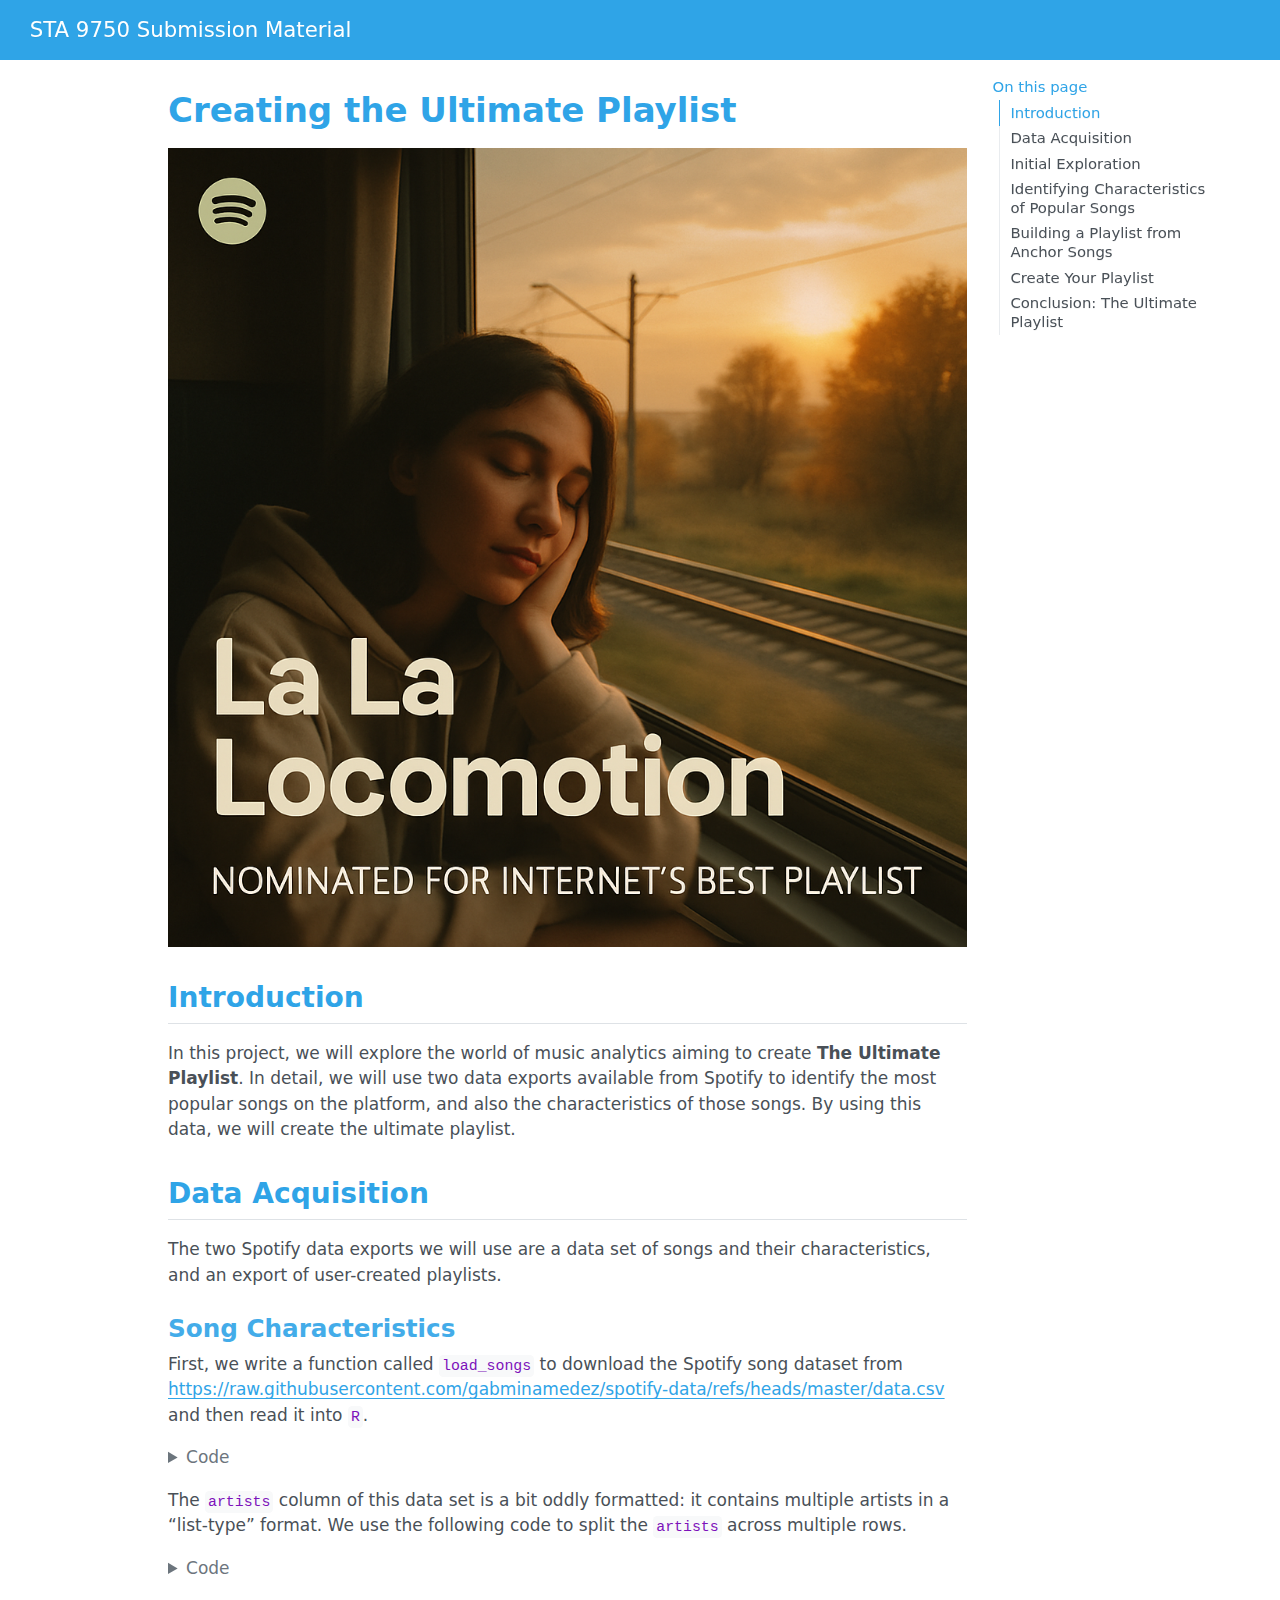
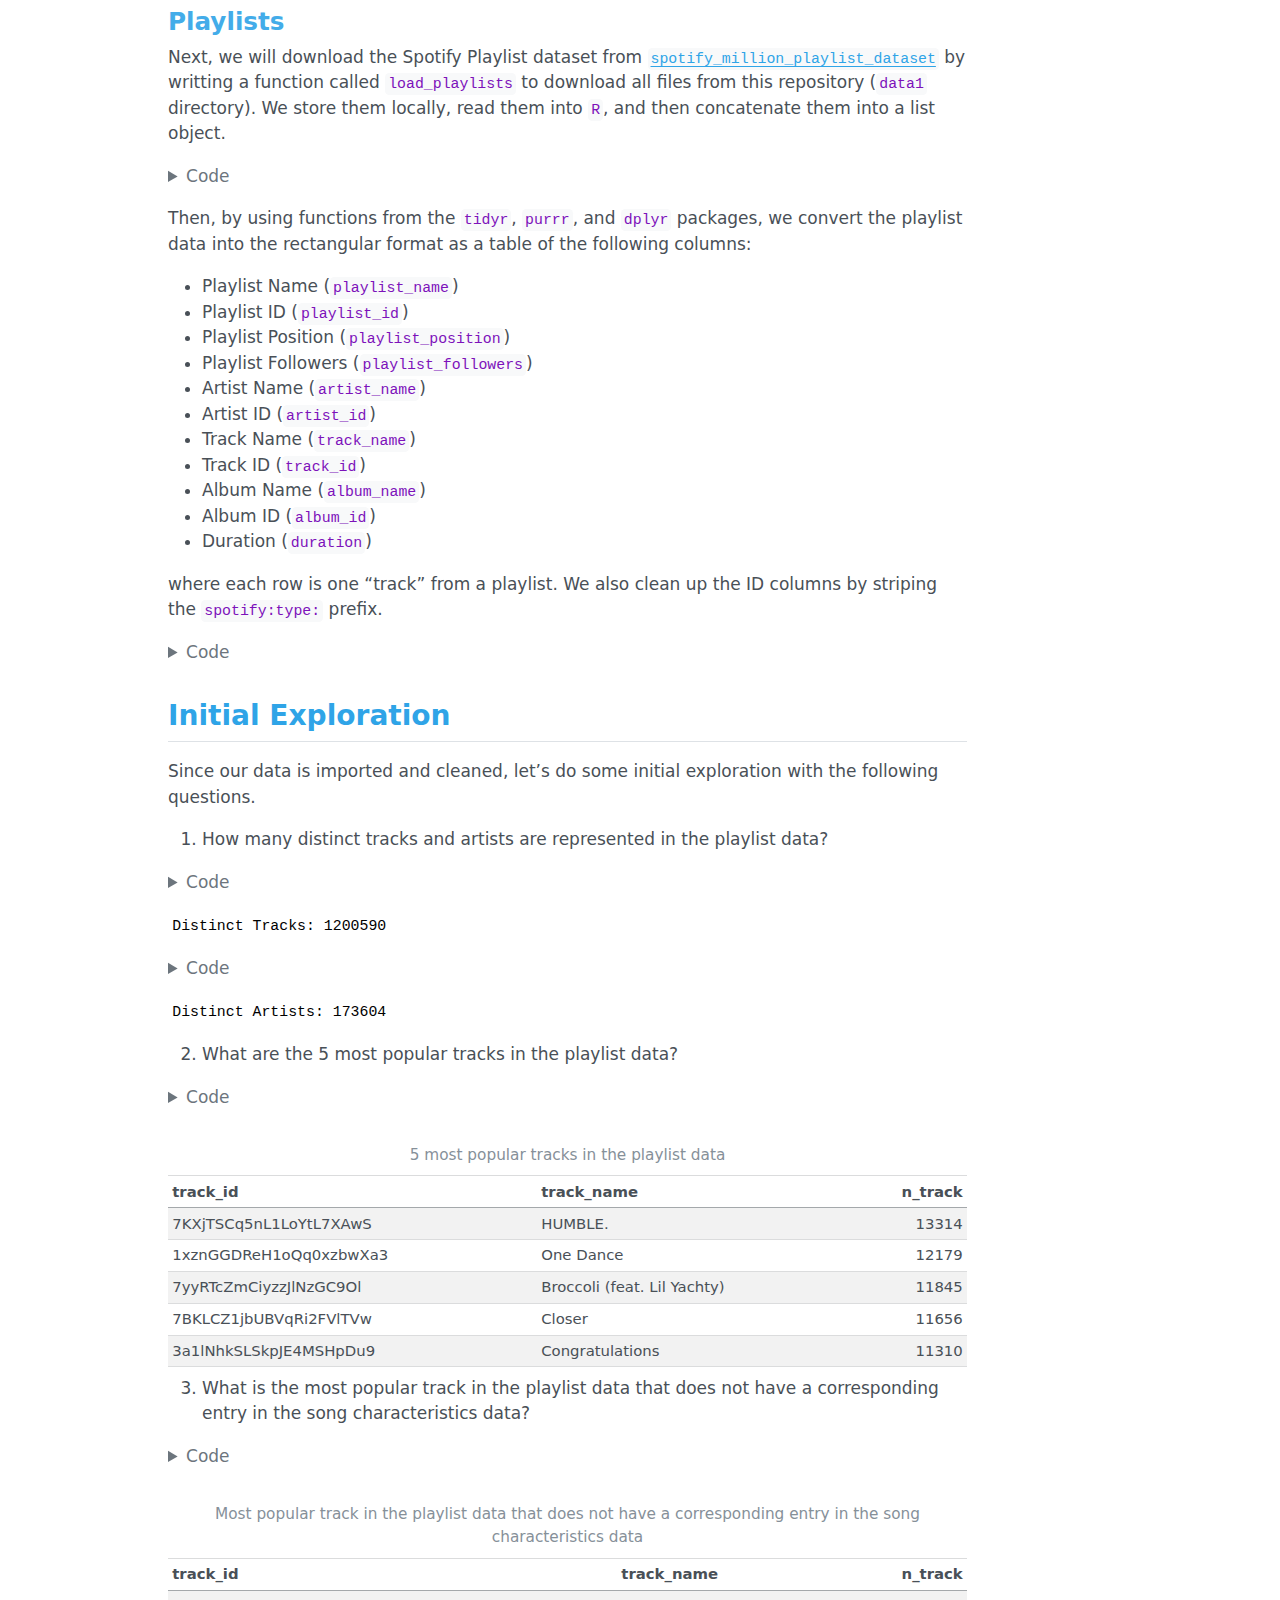
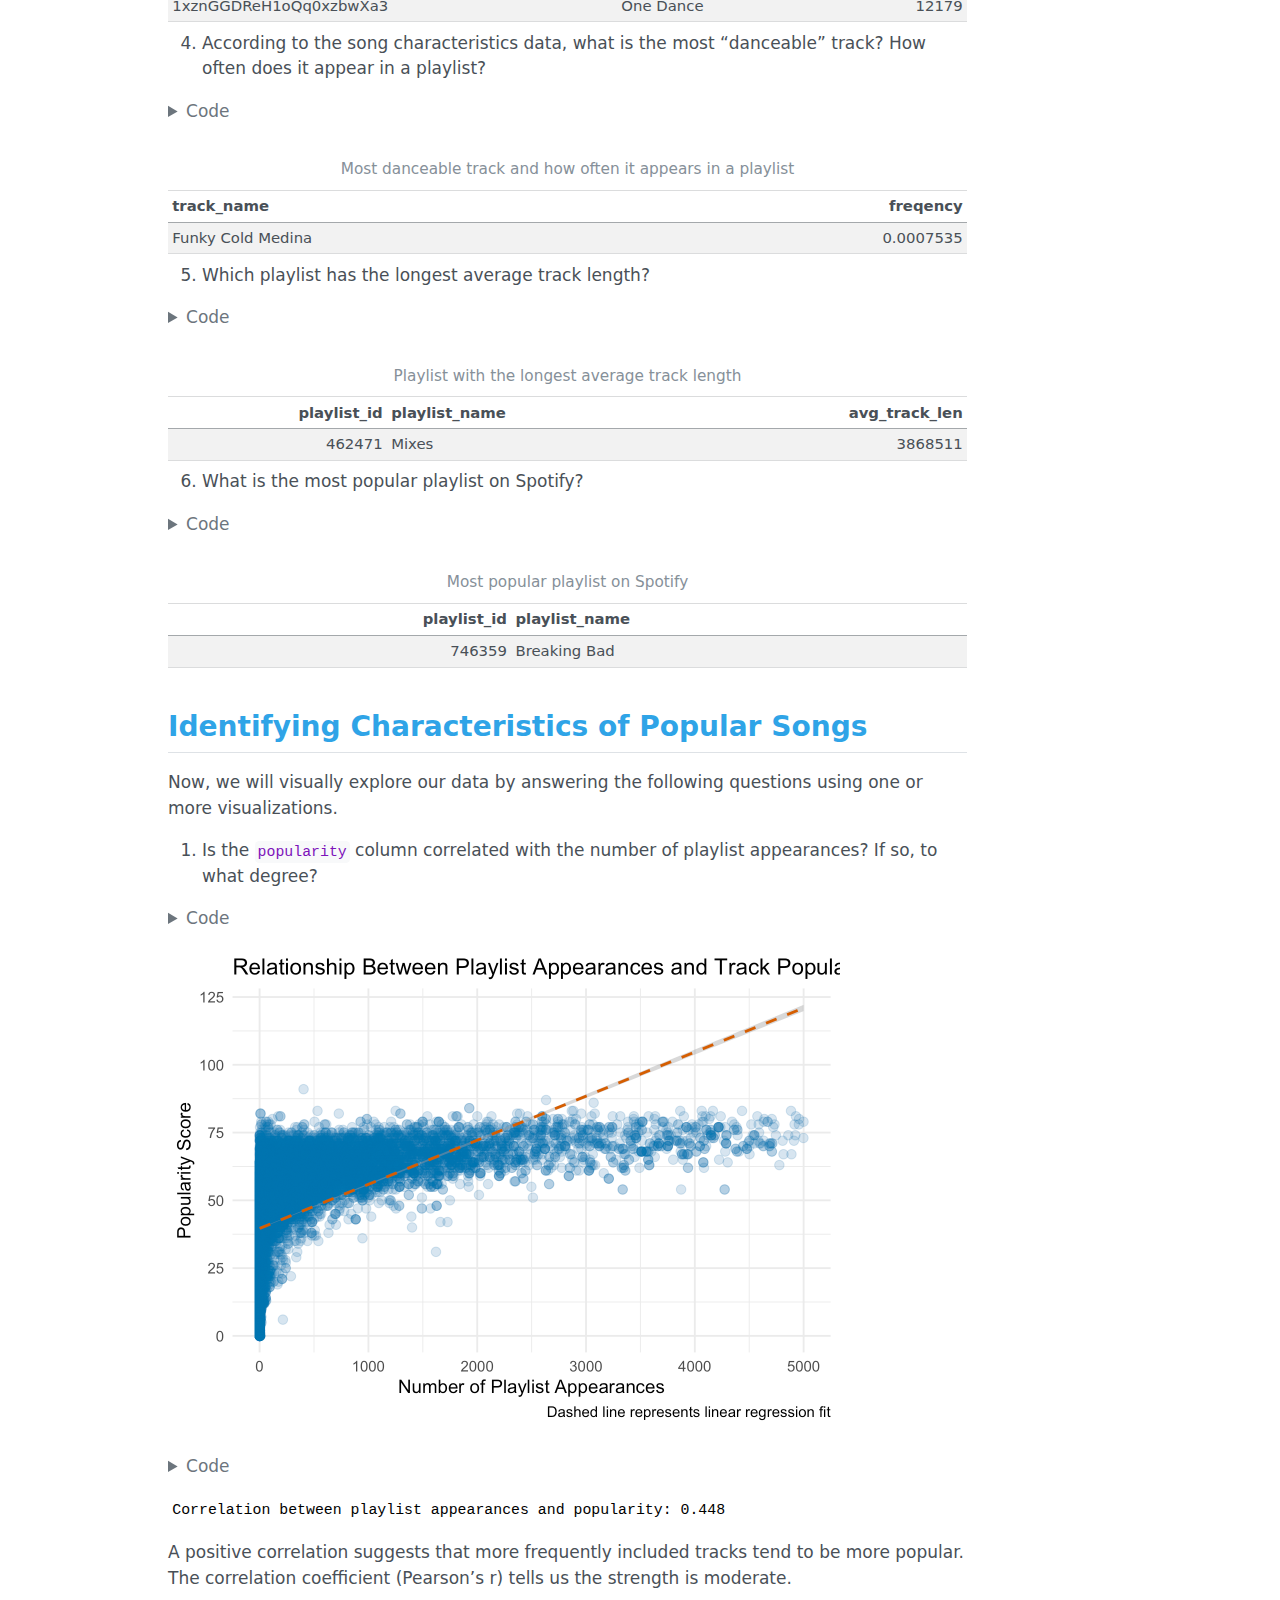
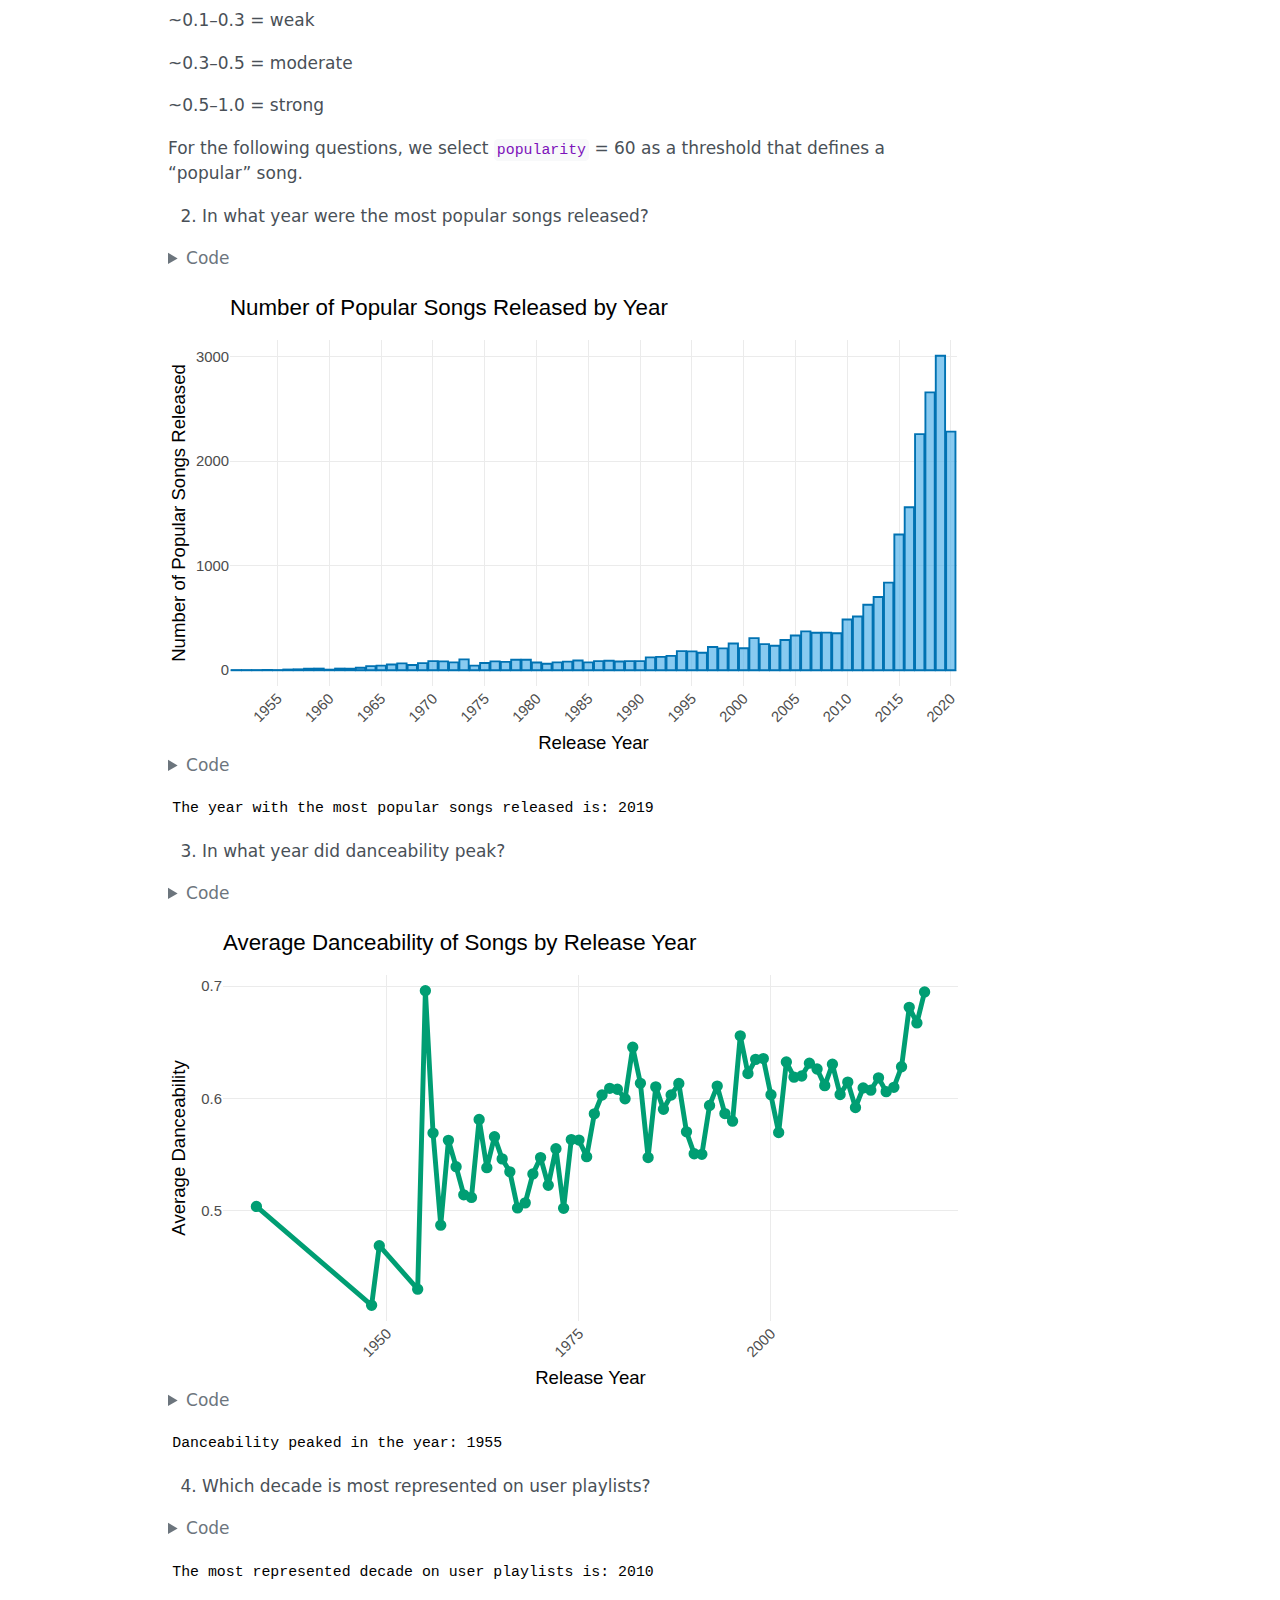
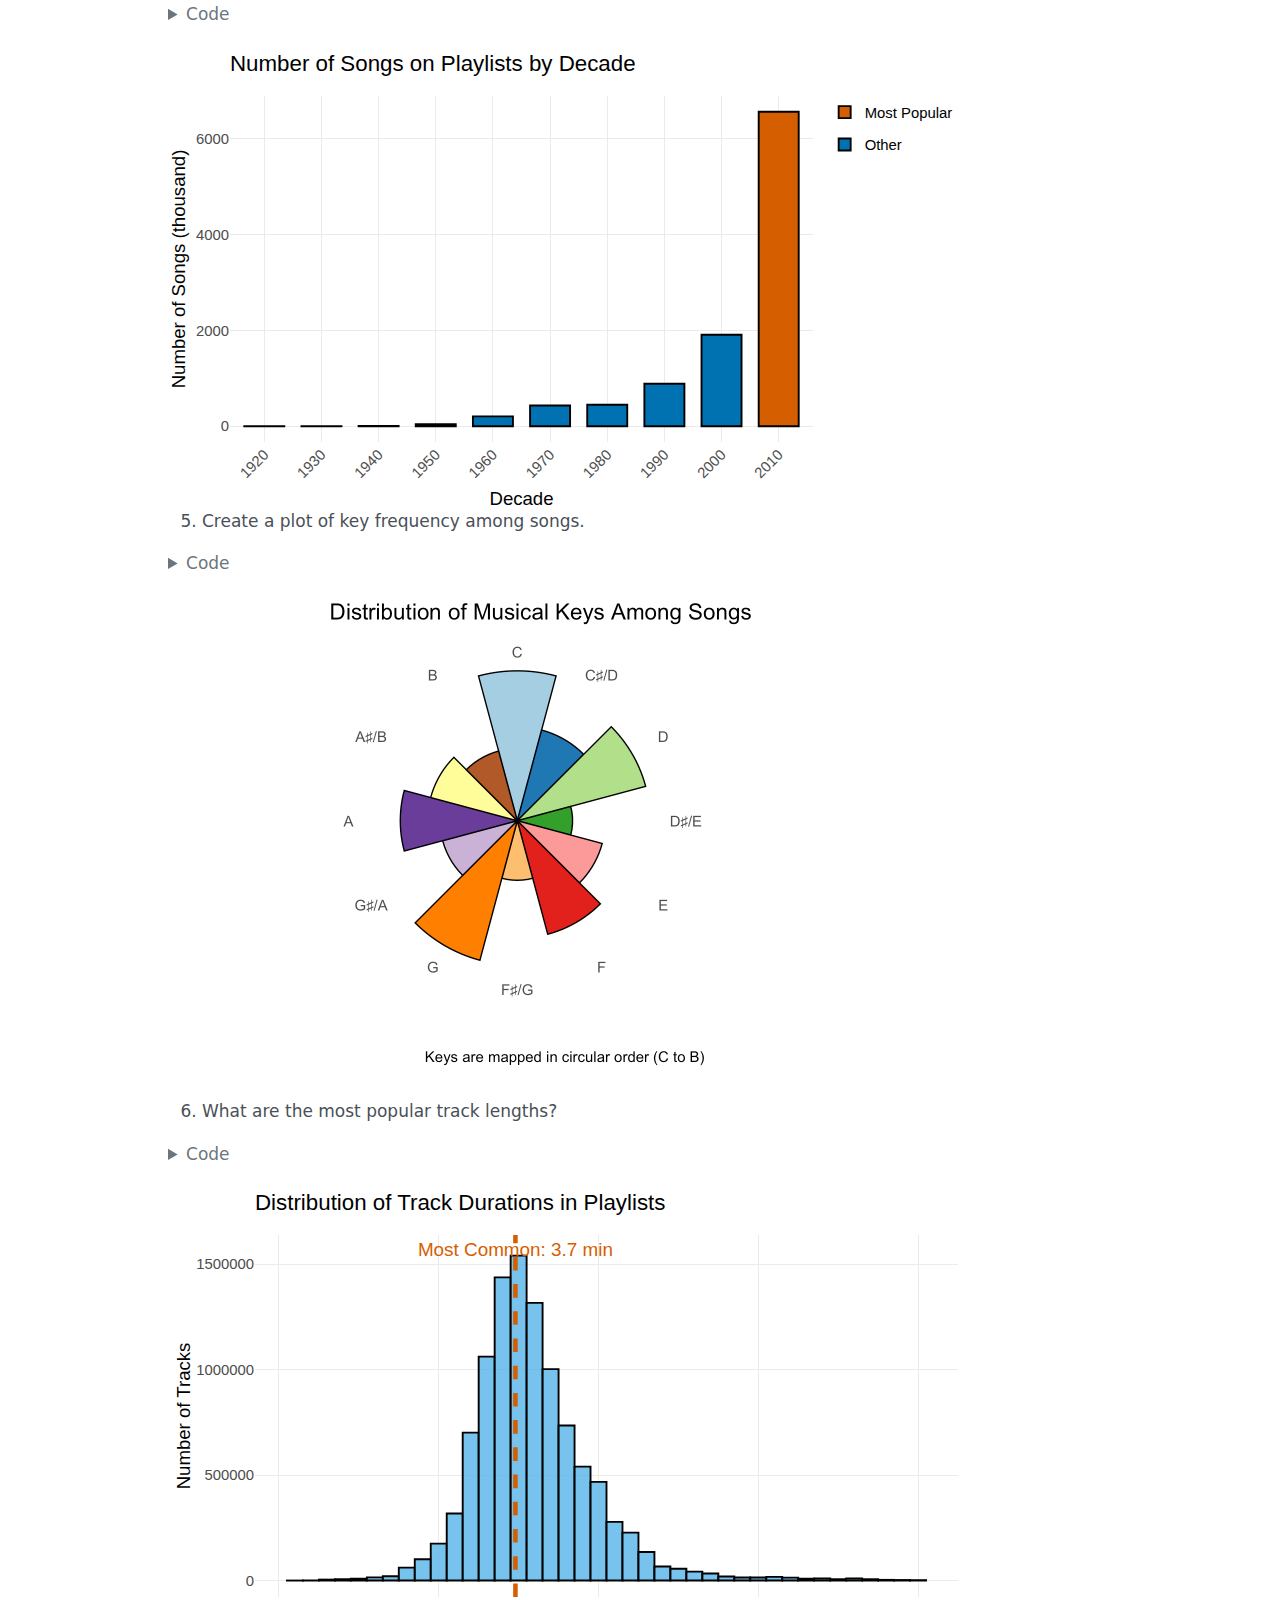
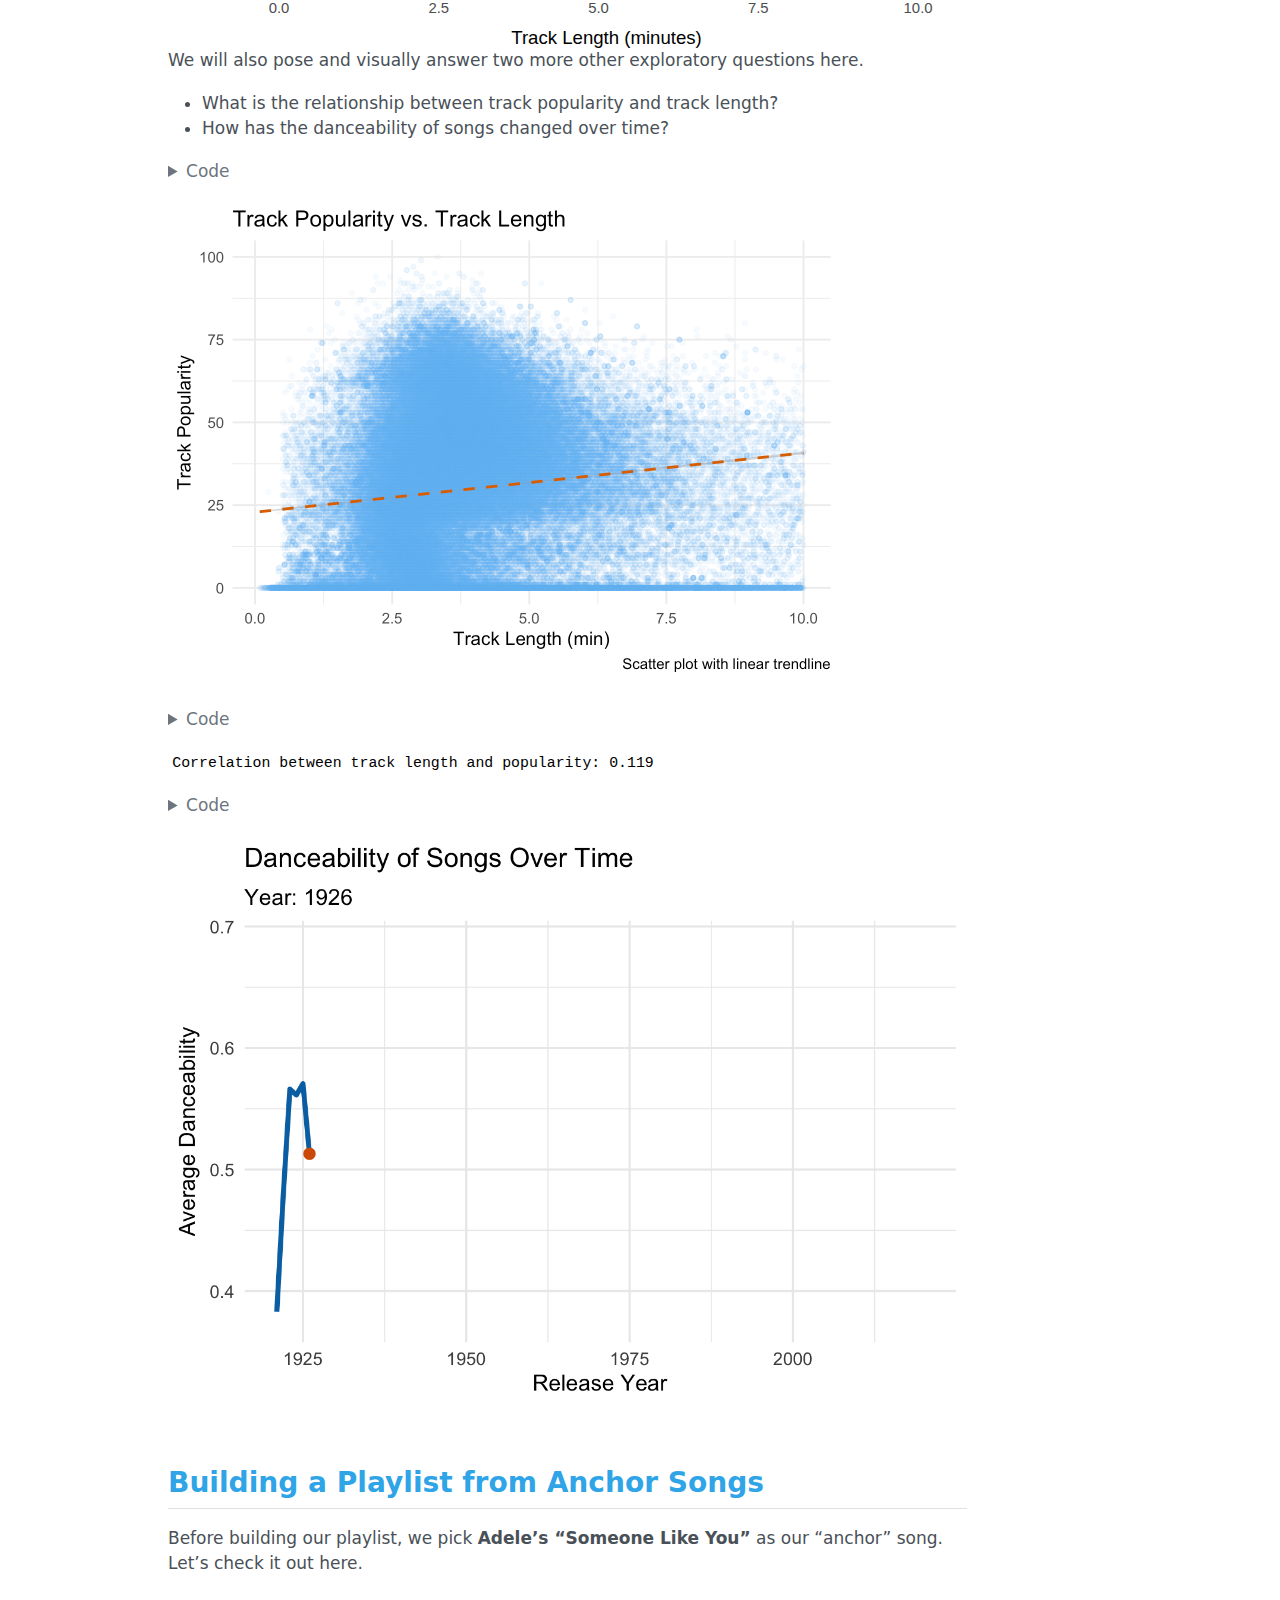
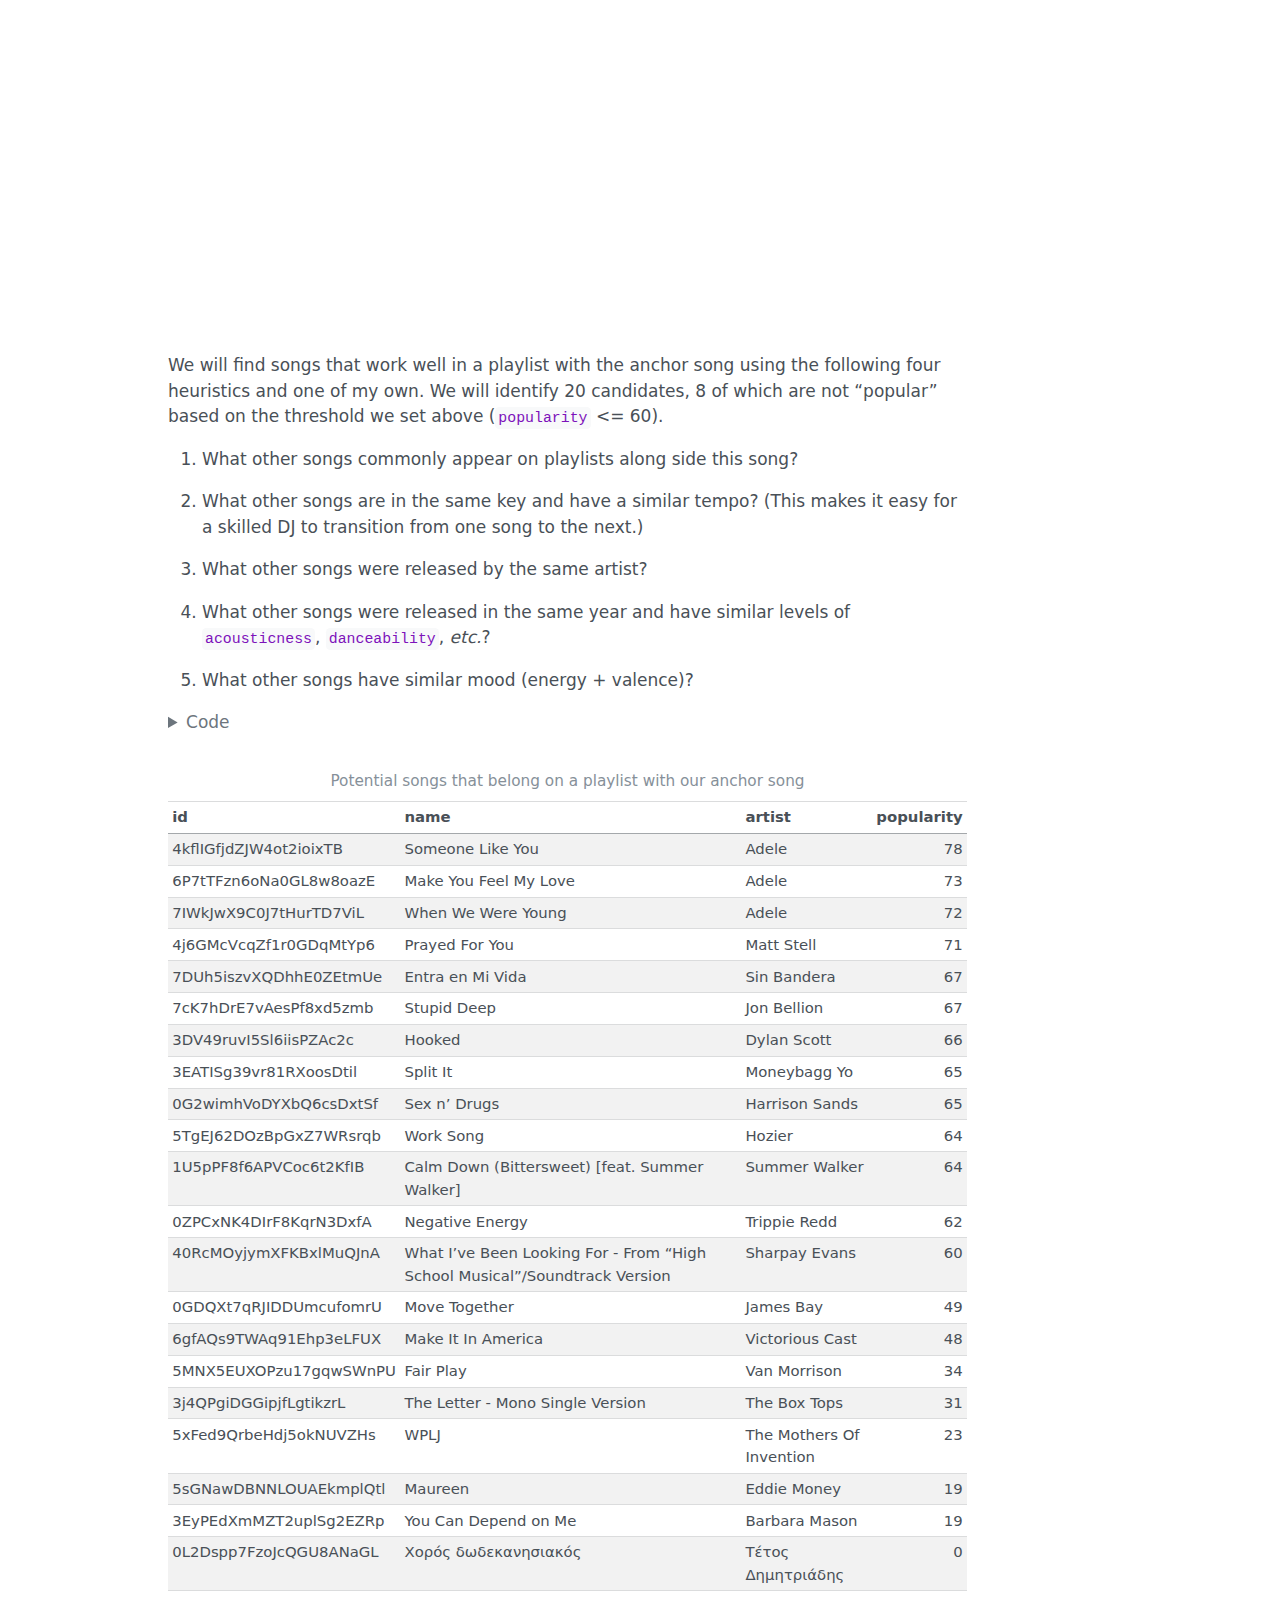
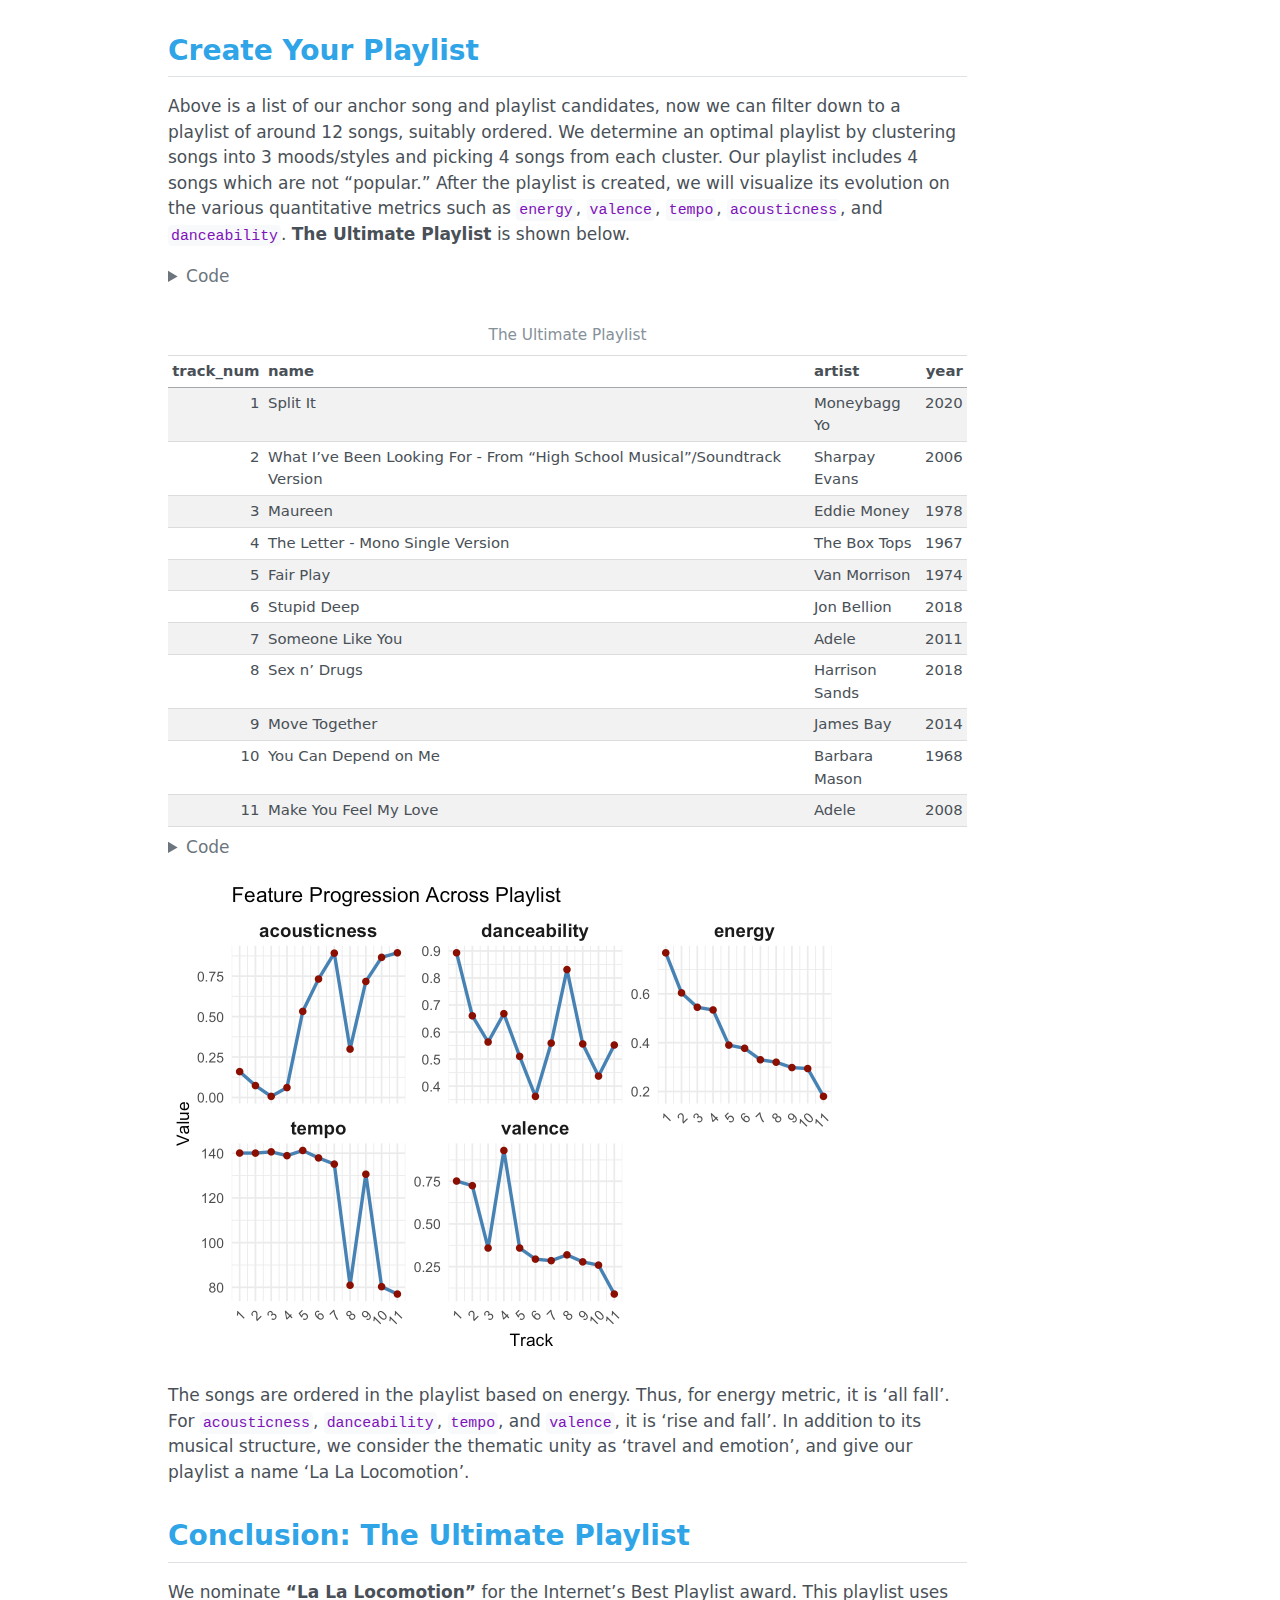
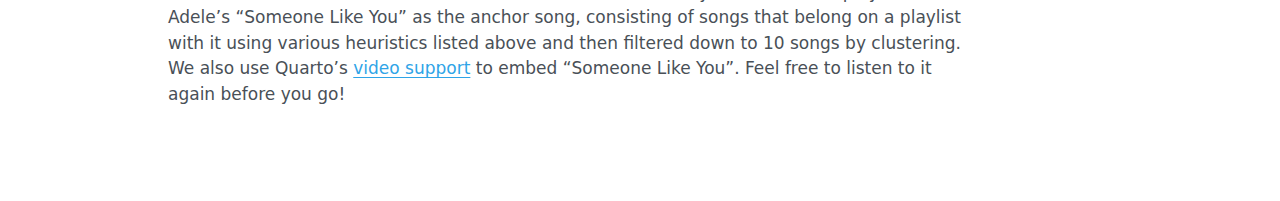
<file: docs/mp03.html>
<!DOCTYPE html>
<html xmlns="http://www.w3.org/1999/xhtml" lang="en" xml:lang="en"><head>

<meta charset="utf-8">
<meta name="generator" content="quarto-1.6.40">

<meta name="viewport" content="width=device-width, initial-scale=1.0, user-scalable=yes">


<title>Creating the Ultimate Playlist – STA 9750 Submission Material</title>
<style>
code{white-space: pre-wrap;}
span.smallcaps{font-variant: small-caps;}
div.columns{display: flex; gap: min(4vw, 1.5em);}
div.column{flex: auto; overflow-x: auto;}
div.hanging-indent{margin-left: 1.5em; text-indent: -1.5em;}
ul.task-list{list-style: none;}
ul.task-list li input[type="checkbox"] {
  width: 0.8em;
  margin: 0 0.8em 0.2em -1em; /* quarto-specific, see https://github.com/quarto-dev/quarto-cli/issues/4556 */ 
  vertical-align: middle;
}
/* CSS for syntax highlighting */
pre > code.sourceCode { white-space: pre; position: relative; }
pre > code.sourceCode > span { line-height: 1.25; }
pre > code.sourceCode > span:empty { height: 1.2em; }
.sourceCode { overflow: visible; }
code.sourceCode > span { color: inherit; text-decoration: inherit; }
div.sourceCode { margin: 1em 0; }
pre.sourceCode { margin: 0; }
@media screen {
div.sourceCode { overflow: auto; }
}
@media print {
pre > code.sourceCode { white-space: pre-wrap; }
pre > code.sourceCode > span { display: inline-block; text-indent: -5em; padding-left: 5em; }
}
pre.numberSource code
  { counter-reset: source-line 0; }
pre.numberSource code > span
  { position: relative; left: -4em; counter-increment: source-line; }
pre.numberSource code > span > a:first-child::before
  { content: counter(source-line);
    position: relative; left: -1em; text-align: right; vertical-align: baseline;
    border: none; display: inline-block;
    -webkit-touch-callout: none; -webkit-user-select: none;
    -khtml-user-select: none; -moz-user-select: none;
    -ms-user-select: none; user-select: none;
    padding: 0 4px; width: 4em;
  }
pre.numberSource { margin-left: 3em;  padding-left: 4px; }
div.sourceCode
  {   }
@media screen {
pre > code.sourceCode > span > a:first-child::before { text-decoration: underline; }
}
</style>


<script src="site_libs/quarto-nav/quarto-nav.js"></script>
<script src="site_libs/quarto-nav/headroom.min.js"></script>
<script src="site_libs/clipboard/clipboard.min.js"></script>
<script src="site_libs/quarto-search/autocomplete.umd.js"></script>
<script src="site_libs/quarto-search/fuse.min.js"></script>
<script src="site_libs/quarto-search/quarto-search.js"></script>
<meta name="quarto:offset" content="./">
<script src="site_libs/quarto-html/quarto.js"></script>
<script src="site_libs/quarto-html/popper.min.js"></script>
<script src="site_libs/quarto-html/tippy.umd.min.js"></script>
<script src="site_libs/quarto-html/anchor.min.js"></script>
<link href="site_libs/quarto-html/tippy.css" rel="stylesheet">
<link href="site_libs/quarto-html/quarto-syntax-highlighting-549806ee2085284f45b00abea8c6df48.css" rel="stylesheet" id="quarto-text-highlighting-styles">
<script src="site_libs/bootstrap/bootstrap.min.js"></script>
<link href="site_libs/bootstrap/bootstrap-icons.css" rel="stylesheet">
<link href="site_libs/bootstrap/bootstrap-3405eb2cd25431ae6684dd634ade2368.min.css" rel="stylesheet" append-hash="true" id="quarto-bootstrap" data-mode="light">
<script id="quarto-search-options" type="application/json">{
  "location": "navbar",
  "copy-button": false,
  "collapse-after": 3,
  "panel-placement": "end",
  "type": "overlay",
  "limit": 50,
  "keyboard-shortcut": [
    "f",
    "/",
    "s"
  ],
  "show-item-context": false,
  "language": {
    "search-no-results-text": "No results",
    "search-matching-documents-text": "matching documents",
    "search-copy-link-title": "Copy link to search",
    "search-hide-matches-text": "Hide additional matches",
    "search-more-match-text": "more match in this document",
    "search-more-matches-text": "more matches in this document",
    "search-clear-button-title": "Clear",
    "search-text-placeholder": "",
    "search-detached-cancel-button-title": "Cancel",
    "search-submit-button-title": "Submit",
    "search-label": "Search"
  }
}</script>
<link href="site_libs/htmltools-fill-0.5.8.1/fill.css" rel="stylesheet">
<script src="site_libs/htmlwidgets-1.6.4/htmlwidgets.js"></script>
<script src="site_libs/plotly-binding-4.10.4/plotly.js"></script>
<script src="site_libs/typedarray-0.1/typedarray.min.js"></script>
<script src="site_libs/jquery-3.5.1/jquery.min.js"></script>
<link href="site_libs/crosstalk-1.2.1/css/crosstalk.min.css" rel="stylesheet">
<script src="site_libs/crosstalk-1.2.1/js/crosstalk.min.js"></script>
<link href="site_libs/plotly-htmlwidgets-css-2.11.1/plotly-htmlwidgets.css" rel="stylesheet">
<script src="site_libs/plotly-main-2.11.1/plotly-latest.min.js"></script>


</head>

<body class="nav-fixed">

<div id="quarto-search-results"></div>
  <header id="quarto-header" class="headroom fixed-top">
    <nav class="navbar navbar-expand-lg " data-bs-theme="dark">
      <div class="navbar-container container-fluid">
      <div class="navbar-brand-container mx-auto">
    <a class="navbar-brand" href="./index.html">
    <span class="navbar-title">STA 9750 Submission Material</span>
    </a>
  </div>
        <div class="quarto-navbar-tools tools-end">
</div>
      </div> <!-- /container-fluid -->
    </nav>
</header>
<!-- content -->
<div id="quarto-content" class="quarto-container page-columns page-rows-contents page-layout-article page-navbar">
<!-- sidebar -->
<!-- margin-sidebar -->
    <div id="quarto-margin-sidebar" class="sidebar margin-sidebar">
        <nav id="TOC" role="doc-toc" class="toc-active">
    <h2 id="toc-title">On this page</h2>
   
  <ul>
  <li><a href="#introduction" id="toc-introduction" class="nav-link active" data-scroll-target="#introduction">Introduction</a></li>
  <li><a href="#data-acquisition" id="toc-data-acquisition" class="nav-link" data-scroll-target="#data-acquisition">Data Acquisition</a>
  <ul>
  <li><a href="#song-characteristics" id="toc-song-characteristics" class="nav-link" data-scroll-target="#song-characteristics">Song Characteristics</a></li>
  <li><a href="#playlists" id="toc-playlists" class="nav-link" data-scroll-target="#playlists">Playlists</a></li>
  </ul></li>
  <li><a href="#initial-exploration" id="toc-initial-exploration" class="nav-link" data-scroll-target="#initial-exploration">Initial Exploration</a></li>
  <li><a href="#identifying-characteristics-of-popular-songs" id="toc-identifying-characteristics-of-popular-songs" class="nav-link" data-scroll-target="#identifying-characteristics-of-popular-songs">Identifying Characteristics of Popular Songs</a></li>
  <li><a href="#building-a-playlist-from-anchor-songs" id="toc-building-a-playlist-from-anchor-songs" class="nav-link" data-scroll-target="#building-a-playlist-from-anchor-songs">Building a Playlist from Anchor Songs</a></li>
  <li><a href="#create-your-playlist" id="toc-create-your-playlist" class="nav-link" data-scroll-target="#create-your-playlist">Create Your Playlist</a></li>
  <li><a href="#conclusion-the-ultimate-playlist" id="toc-conclusion-the-ultimate-playlist" class="nav-link" data-scroll-target="#conclusion-the-ultimate-playlist">Conclusion: The Ultimate Playlist</a></li>
  </ul>
</nav>
    </div>
<!-- main -->
<main class="content" id="quarto-document-content">

<header id="title-block-header" class="quarto-title-block default">
<div class="quarto-title">
<h1 class="title">Creating the Ultimate Playlist</h1>
</div>



<div class="quarto-title-meta">

    
  
    
  </div>
  


</header>


<div class="cell" data-layout-align="center">
<div class="cell-output-display">
<div class="quarto-figure quarto-figure-center">
<figure class="figure">
<p><img src="image/lalalo.png" class="img-fluid quarto-figure quarto-figure-center figure-img" style="width:100.0%"></p>
</figure>
</div>
</div>
</div>
<section id="introduction" class="level2">
<h2 class="anchored" data-anchor-id="introduction">Introduction</h2>
<p>In this project, we will explore the world of music analytics aiming to create <strong>The Ultimate Playlist</strong>. In detail, we will use two data exports available from Spotify to identify the most popular songs on the platform, and also the characteristics of those songs. By using this data, we will create the ultimate playlist.</p>
</section>
<section id="data-acquisition" class="level2">
<h2 class="anchored" data-anchor-id="data-acquisition">Data Acquisition</h2>
<p>The two Spotify data exports we will use are a data set of songs and their characteristics, and an export of user-created playlists.</p>
<section id="song-characteristics" class="level3">
<h3 class="anchored" data-anchor-id="song-characteristics">Song Characteristics</h3>
<p>First, we write a function called <code>load_songs</code> to download the Spotify song dataset from <a href="https://raw.githubusercontent.com/gabminamedez/spotify-data/refs/heads/master/data.csv">https://raw.githubusercontent.com/gabminamedez/spotify-data/refs/heads/master/data.csv</a> and then read it into <code>R</code>.</p>
<div class="cell">
<details class="code-fold">
<summary>Code</summary>
<div class="sourceCode cell-code" id="cb1"><pre class="sourceCode r code-with-copy"><code class="sourceCode r"><span id="cb1-1"><a href="#cb1-1" aria-hidden="true" tabindex="-1"></a><span class="co"># Ensure packages are loaded</span></span>
<span id="cb1-2"><a href="#cb1-2" aria-hidden="true" tabindex="-1"></a><span class="fu">library</span>(dplyr)</span>
<span id="cb1-3"><a href="#cb1-3" aria-hidden="true" tabindex="-1"></a></span>
<span id="cb1-4"><a href="#cb1-4" aria-hidden="true" tabindex="-1"></a><span class="co"># Task 1: Song Characteristics Dataset</span></span>
<span id="cb1-5"><a href="#cb1-5" aria-hidden="true" tabindex="-1"></a>load_songs <span class="ot">&lt;-</span> <span class="cf">function</span>() {</span>
<span id="cb1-6"><a href="#cb1-6" aria-hidden="true" tabindex="-1"></a>  <span class="co"># Define directory and file paths</span></span>
<span id="cb1-7"><a href="#cb1-7" aria-hidden="true" tabindex="-1"></a>  dir_path <span class="ot">&lt;-</span> <span class="st">"data/mp03"</span></span>
<span id="cb1-8"><a href="#cb1-8" aria-hidden="true" tabindex="-1"></a>  file_name <span class="ot">&lt;-</span> <span class="st">"songs.csv"</span></span>
<span id="cb1-9"><a href="#cb1-9" aria-hidden="true" tabindex="-1"></a>  file_path <span class="ot">&lt;-</span> <span class="fu">file.path</span>(dir_path, file_name)</span>
<span id="cb1-10"><a href="#cb1-10" aria-hidden="true" tabindex="-1"></a>  url <span class="ot">&lt;-</span> <span class="st">"https://raw.githubusercontent.com/gabminamedez/spotify-data/refs/heads/master/data.csv"</span></span>
<span id="cb1-11"><a href="#cb1-11" aria-hidden="true" tabindex="-1"></a>  </span>
<span id="cb1-12"><a href="#cb1-12" aria-hidden="true" tabindex="-1"></a>  <span class="co"># Create directory if it doesn't exist</span></span>
<span id="cb1-13"><a href="#cb1-13" aria-hidden="true" tabindex="-1"></a>  <span class="cf">if</span> (<span class="sc">!</span><span class="fu">dir.exists</span>(dir_path)) {</span>
<span id="cb1-14"><a href="#cb1-14" aria-hidden="true" tabindex="-1"></a>    <span class="fu">dir.create</span>(dir_path, <span class="at">recursive =</span> <span class="cn">TRUE</span>)</span>
<span id="cb1-15"><a href="#cb1-15" aria-hidden="true" tabindex="-1"></a>  }</span>
<span id="cb1-16"><a href="#cb1-16" aria-hidden="true" tabindex="-1"></a>  </span>
<span id="cb1-17"><a href="#cb1-17" aria-hidden="true" tabindex="-1"></a>  <span class="co"># Download the file if it doesn't exist</span></span>
<span id="cb1-18"><a href="#cb1-18" aria-hidden="true" tabindex="-1"></a>  <span class="cf">if</span> (<span class="sc">!</span><span class="fu">file.exists</span>(file_path)) {</span>
<span id="cb1-19"><a href="#cb1-19" aria-hidden="true" tabindex="-1"></a>    <span class="fu">download.file</span>(url, <span class="at">destfile =</span> file_path, <span class="at">method =</span> <span class="st">"auto"</span>)</span>
<span id="cb1-20"><a href="#cb1-20" aria-hidden="true" tabindex="-1"></a>  }</span>
<span id="cb1-21"><a href="#cb1-21" aria-hidden="true" tabindex="-1"></a>  </span>
<span id="cb1-22"><a href="#cb1-22" aria-hidden="true" tabindex="-1"></a>  <span class="co"># Read CSV into a data frame</span></span>
<span id="cb1-23"><a href="#cb1-23" aria-hidden="true" tabindex="-1"></a>  songs_df <span class="ot">&lt;-</span> <span class="fu">read.csv</span>(file_path, <span class="at">stringsAsFactors =</span> <span class="cn">FALSE</span>)</span>
<span id="cb1-24"><a href="#cb1-24" aria-hidden="true" tabindex="-1"></a>  </span>
<span id="cb1-25"><a href="#cb1-25" aria-hidden="true" tabindex="-1"></a>  <span class="co"># Return a well-formatted data frame</span></span>
<span id="cb1-26"><a href="#cb1-26" aria-hidden="true" tabindex="-1"></a>  <span class="fu">return</span>(songs_df)</span>
<span id="cb1-27"><a href="#cb1-27" aria-hidden="true" tabindex="-1"></a>}</span></code><button title="Copy to Clipboard" class="code-copy-button"><i class="bi"></i></button></pre></div>
</details>
</div>
<p>The <code>artists</code> column of this data set is a bit oddly formatted: it contains multiple artists in a “list-type” format. We use the following code to split the <code>artists</code> across multiple rows.</p>
<div class="cell">
<details class="code-fold">
<summary>Code</summary>
<div class="sourceCode cell-code" id="cb2"><pre class="sourceCode r code-with-copy"><code class="sourceCode r"><span id="cb2-1"><a href="#cb2-1" aria-hidden="true" tabindex="-1"></a><span class="co"># Split the artists </span></span>
<span id="cb2-2"><a href="#cb2-2" aria-hidden="true" tabindex="-1"></a><span class="fu">library</span>(tidyr)</span>
<span id="cb2-3"><a href="#cb2-3" aria-hidden="true" tabindex="-1"></a><span class="fu">library</span>(stringr)</span>
<span id="cb2-4"><a href="#cb2-4" aria-hidden="true" tabindex="-1"></a>clean_artist_string <span class="ot">&lt;-</span> <span class="cf">function</span>(x){</span>
<span id="cb2-5"><a href="#cb2-5" aria-hidden="true" tabindex="-1"></a>  <span class="fu">str_replace_all</span>(x, <span class="st">"</span><span class="sc">\\</span><span class="st">['"</span>, <span class="st">""</span>) <span class="sc">|&gt;</span> </span>
<span id="cb2-6"><a href="#cb2-6" aria-hidden="true" tabindex="-1"></a>    <span class="fu">str_replace_all</span>(<span class="st">"'</span><span class="sc">\\</span><span class="st">]"</span>, <span class="st">""</span>) </span>
<span id="cb2-7"><a href="#cb2-7" aria-hidden="true" tabindex="-1"></a>}</span>
<span id="cb2-8"><a href="#cb2-8" aria-hidden="true" tabindex="-1"></a>SONGS <span class="ot">&lt;-</span> <span class="fu">load_songs</span>()</span>
<span id="cb2-9"><a href="#cb2-9" aria-hidden="true" tabindex="-1"></a>SONGS_CLEAN <span class="ot">&lt;-</span> SONGS <span class="sc">|&gt;</span> </span>
<span id="cb2-10"><a href="#cb2-10" aria-hidden="true" tabindex="-1"></a>  <span class="fu">separate_longer_delim</span>(artists, <span class="st">"', '"</span>) <span class="sc">|&gt;</span></span>
<span id="cb2-11"><a href="#cb2-11" aria-hidden="true" tabindex="-1"></a>  <span class="fu">mutate</span>(<span class="at">artist =</span> <span class="fu">clean_artist_string</span>(artists)) <span class="sc">|&gt;</span></span>
<span id="cb2-12"><a href="#cb2-12" aria-hidden="true" tabindex="-1"></a>  <span class="fu">select</span>(<span class="sc">-</span>artists)</span></code><button title="Copy to Clipboard" class="code-copy-button"><i class="bi"></i></button></pre></div>
</details>
</div>
</section>
<section id="playlists" class="level3">
<h3 class="anchored" data-anchor-id="playlists">Playlists</h3>
<p>Next, we will download the Spotify Playlist dataset from <a href="https://github.com/DevinOgrady/spotify_million_playlist_dataset/tree/main"><code>spotify_million_playlist_dataset</code></a> by writting a function called <code>load_playlists</code> to download all files from this repository (<code>data1</code> directory). We store them locally, read them into <code>R</code>, and then concatenate them into a list object.</p>
<div class="cell">
<details class="code-fold">
<summary>Code</summary>
<div class="sourceCode cell-code" id="cb3"><pre class="sourceCode r code-with-copy"><code class="sourceCode r"><span id="cb3-1"><a href="#cb3-1" aria-hidden="true" tabindex="-1"></a><span class="co"># Task 2: Playlist dataset</span></span>
<span id="cb3-2"><a href="#cb3-2" aria-hidden="true" tabindex="-1"></a><span class="co"># Write a function to download playlists</span></span>
<span id="cb3-3"><a href="#cb3-3" aria-hidden="true" tabindex="-1"></a>load_playlists <span class="ot">&lt;-</span> <span class="cf">function</span>(<span class="at">data_dir =</span> <span class="st">"spotify_data"</span>, <span class="at">base_url =</span> <span class="st">"https://raw.githubusercontent.com/DevinOgrady/spotify_million_playlist_dataset/main/data1/"</span>, </span>
<span id="cb3-4"><a href="#cb3-4" aria-hidden="true" tabindex="-1"></a>                           <span class="at">slices =</span> <span class="fu">seq</span>(<span class="dv">0</span>, <span class="dv">999000</span>, <span class="at">by =</span> <span class="dv">1000</span>)) {</span>
<span id="cb3-5"><a href="#cb3-5" aria-hidden="true" tabindex="-1"></a>  <span class="cf">if</span> (<span class="sc">!</span><span class="fu">dir.exists</span>(data_dir)) {</span>
<span id="cb3-6"><a href="#cb3-6" aria-hidden="true" tabindex="-1"></a>    <span class="fu">dir.create</span>(data_dir)</span>
<span id="cb3-7"><a href="#cb3-7" aria-hidden="true" tabindex="-1"></a>  }</span>
<span id="cb3-8"><a href="#cb3-8" aria-hidden="true" tabindex="-1"></a>  </span>
<span id="cb3-9"><a href="#cb3-9" aria-hidden="true" tabindex="-1"></a>  playlists <span class="ot">&lt;-</span> <span class="fu">list</span>()</span>
<span id="cb3-10"><a href="#cb3-10" aria-hidden="true" tabindex="-1"></a>  </span>
<span id="cb3-11"><a href="#cb3-11" aria-hidden="true" tabindex="-1"></a>  <span class="cf">for</span> (start <span class="cf">in</span> slices) {</span>
<span id="cb3-12"><a href="#cb3-12" aria-hidden="true" tabindex="-1"></a>    end <span class="ot">&lt;-</span> start <span class="sc">+</span> <span class="dv">999</span></span>
<span id="cb3-13"><a href="#cb3-13" aria-hidden="true" tabindex="-1"></a>    file_name <span class="ot">&lt;-</span> <span class="fu">sprintf</span>(<span class="st">"mpd.slice.%d-%d.json"</span>, start, end)</span>
<span id="cb3-14"><a href="#cb3-14" aria-hidden="true" tabindex="-1"></a>    file_path <span class="ot">&lt;-</span> <span class="fu">file.path</span>(data_dir, file_name)</span>
<span id="cb3-15"><a href="#cb3-15" aria-hidden="true" tabindex="-1"></a>    file_url <span class="ot">&lt;-</span> <span class="fu">paste0</span>(base_url, file_name)</span>
<span id="cb3-16"><a href="#cb3-16" aria-hidden="true" tabindex="-1"></a>    </span>
<span id="cb3-17"><a href="#cb3-17" aria-hidden="true" tabindex="-1"></a>    <span class="co"># Check if file exists on the server</span></span>
<span id="cb3-18"><a href="#cb3-18" aria-hidden="true" tabindex="-1"></a>    response <span class="ot">&lt;-</span> <span class="fu">tryCatch</span>({</span>
<span id="cb3-19"><a href="#cb3-19" aria-hidden="true" tabindex="-1"></a>      httr<span class="sc">::</span><span class="fu">HEAD</span>(file_url) <span class="co"># Send a HEAD request to check if the file exists</span></span>
<span id="cb3-20"><a href="#cb3-20" aria-hidden="true" tabindex="-1"></a>    }, <span class="at">error =</span> <span class="cf">function</span>(e) {</span>
<span id="cb3-21"><a href="#cb3-21" aria-hidden="true" tabindex="-1"></a>      <span class="fu">return</span>(<span class="cn">NULL</span>)</span>
<span id="cb3-22"><a href="#cb3-22" aria-hidden="true" tabindex="-1"></a>    })</span>
<span id="cb3-23"><a href="#cb3-23" aria-hidden="true" tabindex="-1"></a>    </span>
<span id="cb3-24"><a href="#cb3-24" aria-hidden="true" tabindex="-1"></a>    <span class="cf">if</span> (<span class="fu">is.null</span>(response) <span class="sc">||</span> response<span class="sc">$</span>status_code <span class="sc">!=</span> <span class="dv">200</span>) {</span>
<span id="cb3-25"><a href="#cb3-25" aria-hidden="true" tabindex="-1"></a>      <span class="fu">message</span>(<span class="fu">sprintf</span>(<span class="st">"File not found: %s"</span>, file_name))</span>
<span id="cb3-26"><a href="#cb3-26" aria-hidden="true" tabindex="-1"></a>      <span class="cf">next</span>  <span class="co"># Skip this file if it doesn't exist</span></span>
<span id="cb3-27"><a href="#cb3-27" aria-hidden="true" tabindex="-1"></a>    }</span>
<span id="cb3-28"><a href="#cb3-28" aria-hidden="true" tabindex="-1"></a>    </span>
<span id="cb3-29"><a href="#cb3-29" aria-hidden="true" tabindex="-1"></a>    <span class="co"># Download the file if not already downloaded</span></span>
<span id="cb3-30"><a href="#cb3-30" aria-hidden="true" tabindex="-1"></a>    <span class="cf">if</span> (<span class="sc">!</span><span class="fu">file.exists</span>(file_path)) {</span>
<span id="cb3-31"><a href="#cb3-31" aria-hidden="true" tabindex="-1"></a>      <span class="fu">message</span>(<span class="fu">sprintf</span>(<span class="st">"Downloading %s..."</span>, file_name))</span>
<span id="cb3-32"><a href="#cb3-32" aria-hidden="true" tabindex="-1"></a>      <span class="fu">download.file</span>(file_url, <span class="at">destfile =</span> file_path, <span class="at">mode =</span> <span class="st">"wb"</span>)</span>
<span id="cb3-33"><a href="#cb3-33" aria-hidden="true" tabindex="-1"></a>    } <span class="cf">else</span> {</span>
<span id="cb3-34"><a href="#cb3-34" aria-hidden="true" tabindex="-1"></a>      <span class="fu">message</span>(<span class="fu">sprintf</span>(<span class="st">"Already downloaded: %s"</span>, file_name))</span>
<span id="cb3-35"><a href="#cb3-35" aria-hidden="true" tabindex="-1"></a>    }</span>
<span id="cb3-36"><a href="#cb3-36" aria-hidden="true" tabindex="-1"></a>    </span>
<span id="cb3-37"><a href="#cb3-37" aria-hidden="true" tabindex="-1"></a>    <span class="co"># Read JSON file and extract playlists</span></span>
<span id="cb3-38"><a href="#cb3-38" aria-hidden="true" tabindex="-1"></a>    json_data <span class="ot">&lt;-</span> jsonlite<span class="sc">::</span><span class="fu">fromJSON</span>(file_path)</span>
<span id="cb3-39"><a href="#cb3-39" aria-hidden="true" tabindex="-1"></a>    playlists[[file_name]] <span class="ot">&lt;-</span> json_data<span class="sc">$</span>playlists</span>
<span id="cb3-40"><a href="#cb3-40" aria-hidden="true" tabindex="-1"></a>  }</span>
<span id="cb3-41"><a href="#cb3-41" aria-hidden="true" tabindex="-1"></a>  </span>
<span id="cb3-42"><a href="#cb3-42" aria-hidden="true" tabindex="-1"></a>  <span class="fu">return</span>(playlists)</span>
<span id="cb3-43"><a href="#cb3-43" aria-hidden="true" tabindex="-1"></a>}</span>
<span id="cb3-44"><a href="#cb3-44" aria-hidden="true" tabindex="-1"></a></span>
<span id="cb3-45"><a href="#cb3-45" aria-hidden="true" tabindex="-1"></a>all_playlists <span class="ot">&lt;-</span> <span class="fu">load_playlists</span>()</span></code><button title="Copy to Clipboard" class="code-copy-button"><i class="bi"></i></button></pre></div>
</details>
</div>
<p>Then, by using functions from the <code>tidyr</code>, <code>purrr</code>, and <code>dplyr</code> packages, we convert the playlist data into the rectangular format as a table of the following columns:</p>
<ul>
<li>Playlist Name (<code>playlist_name</code>)</li>
<li>Playlist ID (<code>playlist_id</code>)</li>
<li>Playlist Position (<code>playlist_position</code>)</li>
<li>Playlist Followers (<code>playlist_followers</code>)</li>
<li>Artist Name (<code>artist_name</code>)</li>
<li>Artist ID (<code>artist_id</code>)</li>
<li>Track Name (<code>track_name</code>)</li>
<li>Track ID (<code>track_id</code>)</li>
<li>Album Name (<code>album_name</code>)</li>
<li>Album ID (<code>album_id</code>)</li>
<li>Duration (<code>duration</code>)</li>
</ul>
<p>where each row is one “track” from a playlist. We also clean up the ID columns by striping the <code>spotify:type:</code> prefix.</p>
<div class="cell">
<details class="code-fold">
<summary>Code</summary>
<div class="sourceCode cell-code" id="cb4"><pre class="sourceCode r code-with-copy"><code class="sourceCode r"><span id="cb4-1"><a href="#cb4-1" aria-hidden="true" tabindex="-1"></a><span class="co"># Task 3: Rectangle the playlist data</span></span>
<span id="cb4-2"><a href="#cb4-2" aria-hidden="true" tabindex="-1"></a><span class="fu">library</span>(tidyverse)</span>
<span id="cb4-3"><a href="#cb4-3" aria-hidden="true" tabindex="-1"></a></span>
<span id="cb4-4"><a href="#cb4-4" aria-hidden="true" tabindex="-1"></a><span class="co"># Flatten all playlists into a single data frame</span></span>
<span id="cb4-5"><a href="#cb4-5" aria-hidden="true" tabindex="-1"></a>tidy_playlists <span class="ot">&lt;-</span> all_playlists <span class="sc">|&gt;</span></span>
<span id="cb4-6"><a href="#cb4-6" aria-hidden="true" tabindex="-1"></a>  <span class="co"># Combine all playlist chunks</span></span>
<span id="cb4-7"><a href="#cb4-7" aria-hidden="true" tabindex="-1"></a>  <span class="fu">bind_rows</span>() <span class="sc">|&gt;</span></span>
<span id="cb4-8"><a href="#cb4-8" aria-hidden="true" tabindex="-1"></a>  <span class="co"># Use purrr::map_df to unnest the 'tracks' list-column</span></span>
<span id="cb4-9"><a href="#cb4-9" aria-hidden="true" tabindex="-1"></a>  <span class="fu">mutate</span>(<span class="at">playlist_name =</span> name,</span>
<span id="cb4-10"><a href="#cb4-10" aria-hidden="true" tabindex="-1"></a>         <span class="at">playlist_id =</span> pid,</span>
<span id="cb4-11"><a href="#cb4-11" aria-hidden="true" tabindex="-1"></a>         <span class="at">playlist_position =</span> <span class="fu">row_number</span>(),</span>
<span id="cb4-12"><a href="#cb4-12" aria-hidden="true" tabindex="-1"></a>         <span class="at">playlist_followers =</span> num_followers) <span class="sc">|&gt;</span></span>
<span id="cb4-13"><a href="#cb4-13" aria-hidden="true" tabindex="-1"></a>  <span class="fu">select</span>(playlist_name, playlist_id, playlist_position, playlist_followers, tracks) <span class="sc">|&gt;</span></span>
<span id="cb4-14"><a href="#cb4-14" aria-hidden="true" tabindex="-1"></a>  <span class="fu">unnest</span>(tracks, <span class="at">keep_empty =</span> <span class="cn">TRUE</span>) <span class="sc">|&gt;</span></span>
<span id="cb4-15"><a href="#cb4-15" aria-hidden="true" tabindex="-1"></a>  <span class="fu">transmute</span>(</span>
<span id="cb4-16"><a href="#cb4-16" aria-hidden="true" tabindex="-1"></a>    playlist_name,</span>
<span id="cb4-17"><a href="#cb4-17" aria-hidden="true" tabindex="-1"></a>    playlist_id,</span>
<span id="cb4-18"><a href="#cb4-18" aria-hidden="true" tabindex="-1"></a>    playlist_position,</span>
<span id="cb4-19"><a href="#cb4-19" aria-hidden="true" tabindex="-1"></a>    playlist_followers,</span>
<span id="cb4-20"><a href="#cb4-20" aria-hidden="true" tabindex="-1"></a>    <span class="at">artist_name =</span> artist_name,</span>
<span id="cb4-21"><a href="#cb4-21" aria-hidden="true" tabindex="-1"></a>    <span class="at">artist_id =</span> artist_uri,</span>
<span id="cb4-22"><a href="#cb4-22" aria-hidden="true" tabindex="-1"></a>    <span class="at">track_name =</span> track_name,</span>
<span id="cb4-23"><a href="#cb4-23" aria-hidden="true" tabindex="-1"></a>    <span class="at">track_id =</span> track_uri,</span>
<span id="cb4-24"><a href="#cb4-24" aria-hidden="true" tabindex="-1"></a>    <span class="at">album_name =</span> album_name,</span>
<span id="cb4-25"><a href="#cb4-25" aria-hidden="true" tabindex="-1"></a>    <span class="at">album_id =</span> album_uri,</span>
<span id="cb4-26"><a href="#cb4-26" aria-hidden="true" tabindex="-1"></a>    <span class="at">duration =</span> duration_ms</span>
<span id="cb4-27"><a href="#cb4-27" aria-hidden="true" tabindex="-1"></a>  )</span>
<span id="cb4-28"><a href="#cb4-28" aria-hidden="true" tabindex="-1"></a></span>
<span id="cb4-29"><a href="#cb4-29" aria-hidden="true" tabindex="-1"></a><span class="co"># strip the predix in id columns</span></span>
<span id="cb4-30"><a href="#cb4-30" aria-hidden="true" tabindex="-1"></a>strip_spotify_prefix <span class="ot">&lt;-</span> <span class="cf">function</span>(x){</span>
<span id="cb4-31"><a href="#cb4-31" aria-hidden="true" tabindex="-1"></a>  <span class="fu">library</span>(stringr)</span>
<span id="cb4-32"><a href="#cb4-32" aria-hidden="true" tabindex="-1"></a>  <span class="fu">str_extract</span>(x, <span class="st">".*:.*:(.*)"</span>, <span class="at">group=</span><span class="dv">1</span>)</span>
<span id="cb4-33"><a href="#cb4-33" aria-hidden="true" tabindex="-1"></a>}</span>
<span id="cb4-34"><a href="#cb4-34" aria-hidden="true" tabindex="-1"></a>PLAYLIST <span class="ot">&lt;-</span> tidy_playlists <span class="sc">|&gt;</span></span>
<span id="cb4-35"><a href="#cb4-35" aria-hidden="true" tabindex="-1"></a>  <span class="fu">mutate</span>(<span class="at">artist_id =</span> <span class="fu">strip_spotify_prefix</span>(artist_id),</span>
<span id="cb4-36"><a href="#cb4-36" aria-hidden="true" tabindex="-1"></a>         <span class="at">track_id =</span> <span class="fu">strip_spotify_prefix</span>(track_id),</span>
<span id="cb4-37"><a href="#cb4-37" aria-hidden="true" tabindex="-1"></a>         <span class="at">album_id =</span> <span class="fu">strip_spotify_prefix</span>(album_id))</span></code><button title="Copy to Clipboard" class="code-copy-button"><i class="bi"></i></button></pre></div>
</details>
</div>
</section>
</section>
<section id="initial-exploration" class="level2">
<h2 class="anchored" data-anchor-id="initial-exploration">Initial Exploration</h2>
<p>Since our data is imported and cleaned, let’s do some initial exploration with the following questions.</p>
<ol type="1">
<li>How many distinct tracks and artists are represented in the playlist data?</li>
</ol>
<div class="cell">
<details class="code-fold">
<summary>Code</summary>
<div class="sourceCode cell-code" id="cb5"><pre class="sourceCode r code-with-copy"><code class="sourceCode r"><span id="cb5-1"><a href="#cb5-1" aria-hidden="true" tabindex="-1"></a><span class="co"># Task 4: initial exploration</span></span>
<span id="cb5-2"><a href="#cb5-2" aria-hidden="true" tabindex="-1"></a><span class="co"># How many distinct tracks and artists are represented in the playlist data?</span></span>
<span id="cb5-3"><a href="#cb5-3" aria-hidden="true" tabindex="-1"></a></span>
<span id="cb5-4"><a href="#cb5-4" aria-hidden="true" tabindex="-1"></a><span class="co"># Count distinct tracks</span></span>
<span id="cb5-5"><a href="#cb5-5" aria-hidden="true" tabindex="-1"></a>distinct_tracks <span class="ot">&lt;-</span> PLAYLIST <span class="sc">|&gt;</span></span>
<span id="cb5-6"><a href="#cb5-6" aria-hidden="true" tabindex="-1"></a>  <span class="fu">distinct</span>(track_id) <span class="sc">|&gt;</span></span>
<span id="cb5-7"><a href="#cb5-7" aria-hidden="true" tabindex="-1"></a>  <span class="fu">nrow</span>()</span>
<span id="cb5-8"><a href="#cb5-8" aria-hidden="true" tabindex="-1"></a></span>
<span id="cb5-9"><a href="#cb5-9" aria-hidden="true" tabindex="-1"></a><span class="co"># Count distinct artists</span></span>
<span id="cb5-10"><a href="#cb5-10" aria-hidden="true" tabindex="-1"></a>distinct_artists <span class="ot">&lt;-</span> PLAYLIST <span class="sc">|&gt;</span></span>
<span id="cb5-11"><a href="#cb5-11" aria-hidden="true" tabindex="-1"></a>  <span class="fu">distinct</span>(artist_id) <span class="sc">|&gt;</span></span>
<span id="cb5-12"><a href="#cb5-12" aria-hidden="true" tabindex="-1"></a>  <span class="fu">nrow</span>()</span>
<span id="cb5-13"><a href="#cb5-13" aria-hidden="true" tabindex="-1"></a></span>
<span id="cb5-14"><a href="#cb5-14" aria-hidden="true" tabindex="-1"></a><span class="co"># Output results</span></span>
<span id="cb5-15"><a href="#cb5-15" aria-hidden="true" tabindex="-1"></a><span class="fu">cat</span>(<span class="st">"Distinct Tracks:"</span>, distinct_tracks, <span class="st">"</span><span class="sc">\n</span><span class="st">"</span>)</span></code><button title="Copy to Clipboard" class="code-copy-button"><i class="bi"></i></button></pre></div>
</details>
<div class="cell-output cell-output-stdout">
<pre><code>Distinct Tracks: 1200590 </code></pre>
</div>
<details class="code-fold">
<summary>Code</summary>
<div class="sourceCode cell-code" id="cb7"><pre class="sourceCode r code-with-copy"><code class="sourceCode r"><span id="cb7-1"><a href="#cb7-1" aria-hidden="true" tabindex="-1"></a><span class="fu">cat</span>(<span class="st">"Distinct Artists:"</span>, distinct_artists, <span class="st">"</span><span class="sc">\n</span><span class="st">"</span>)</span></code><button title="Copy to Clipboard" class="code-copy-button"><i class="bi"></i></button></pre></div>
</details>
<div class="cell-output cell-output-stdout">
<pre><code>Distinct Artists: 173604 </code></pre>
</div>
</div>
<ol start="2" type="1">
<li>What are the 5 most popular tracks in the playlist data?</li>
</ol>
<div class="cell">
<details class="code-fold">
<summary>Code</summary>
<div class="sourceCode cell-code" id="cb9"><pre class="sourceCode r code-with-copy"><code class="sourceCode r"><span id="cb9-1"><a href="#cb9-1" aria-hidden="true" tabindex="-1"></a><span class="co"># What are the 5 most popular tracks in the playlist data?</span></span>
<span id="cb9-2"><a href="#cb9-2" aria-hidden="true" tabindex="-1"></a>most_popular_tracks_5 <span class="ot">&lt;-</span> PLAYLIST <span class="sc">|&gt;</span> <span class="fu">group_by</span>(track_id, track_name) <span class="sc">|&gt;</span> </span>
<span id="cb9-3"><a href="#cb9-3" aria-hidden="true" tabindex="-1"></a>  <span class="fu">summarize</span>(<span class="at">n_track =</span> <span class="fu">n</span>(), <span class="at">.groups=</span><span class="st">'drop'</span>) <span class="sc">|&gt;</span></span>
<span id="cb9-4"><a href="#cb9-4" aria-hidden="true" tabindex="-1"></a>  <span class="fu">slice_max</span>(n_track, <span class="at">n=</span><span class="dv">5</span>)</span>
<span id="cb9-5"><a href="#cb9-5" aria-hidden="true" tabindex="-1"></a><span class="fu">library</span>(knitr)</span>
<span id="cb9-6"><a href="#cb9-6" aria-hidden="true" tabindex="-1"></a><span class="fu">kable</span>(most_popular_tracks_5, <span class="at">cap=</span><span class="st">'5 most popular tracks in the playlist data'</span>)</span></code><button title="Copy to Clipboard" class="code-copy-button"><i class="bi"></i></button></pre></div>
</details>
<div class="cell-output-display">
<table class="caption-top table table-sm table-striped small">
<caption>5 most popular tracks in the playlist data</caption>
<thead>
<tr class="header">
<th style="text-align: left;">track_id</th>
<th style="text-align: left;">track_name</th>
<th style="text-align: right;">n_track</th>
</tr>
</thead>
<tbody>
<tr class="odd">
<td style="text-align: left;">7KXjTSCq5nL1LoYtL7XAwS</td>
<td style="text-align: left;">HUMBLE.</td>
<td style="text-align: right;">13314</td>
</tr>
<tr class="even">
<td style="text-align: left;">1xznGGDReH1oQq0xzbwXa3</td>
<td style="text-align: left;">One Dance</td>
<td style="text-align: right;">12179</td>
</tr>
<tr class="odd">
<td style="text-align: left;">7yyRTcZmCiyzzJlNzGC9Ol</td>
<td style="text-align: left;">Broccoli (feat. Lil Yachty)</td>
<td style="text-align: right;">11845</td>
</tr>
<tr class="even">
<td style="text-align: left;">7BKLCZ1jbUBVqRi2FVlTVw</td>
<td style="text-align: left;">Closer</td>
<td style="text-align: right;">11656</td>
</tr>
<tr class="odd">
<td style="text-align: left;">3a1lNhkSLSkpJE4MSHpDu9</td>
<td style="text-align: left;">Congratulations</td>
<td style="text-align: right;">11310</td>
</tr>
</tbody>
</table>
</div>
</div>
<ol start="3" type="1">
<li>What is the most popular track in the playlist data that does not have a corresponding entry in the song characteristics data?</li>
</ol>
<div class="cell">
<details class="code-fold">
<summary>Code</summary>
<div class="sourceCode cell-code" id="cb10"><pre class="sourceCode r code-with-copy"><code class="sourceCode r"><span id="cb10-1"><a href="#cb10-1" aria-hidden="true" tabindex="-1"></a><span class="co"># What is the most popular track in the playlist data that does not have a corresponding entry in the song characteristics data?</span></span>
<span id="cb10-2"><a href="#cb10-2" aria-hidden="true" tabindex="-1"></a>most_popular_missing <span class="ot">&lt;-</span> PLAYLIST <span class="sc">|&gt;</span></span>
<span id="cb10-3"><a href="#cb10-3" aria-hidden="true" tabindex="-1"></a>  <span class="fu">group_by</span>(track_id, track_name) <span class="sc">|&gt;</span></span>
<span id="cb10-4"><a href="#cb10-4" aria-hidden="true" tabindex="-1"></a>  <span class="fu">summarize</span>(<span class="at">n_track =</span> <span class="fu">n</span>(), <span class="at">.groups=</span><span class="st">'drop'</span>) <span class="sc">|&gt;</span></span>
<span id="cb10-5"><a href="#cb10-5" aria-hidden="true" tabindex="-1"></a>  <span class="fu">anti_join</span>(SONGS_CLEAN, <span class="at">by=</span><span class="fu">c</span>(<span class="st">'track_id'</span><span class="ot">=</span><span class="st">'id'</span>)) <span class="sc">|&gt;</span></span>
<span id="cb10-6"><a href="#cb10-6" aria-hidden="true" tabindex="-1"></a>  <span class="fu">slice_max</span>(n_track, <span class="at">n=</span><span class="dv">1</span>)</span>
<span id="cb10-7"><a href="#cb10-7" aria-hidden="true" tabindex="-1"></a><span class="fu">kable</span>(most_popular_missing, <span class="at">cap=</span><span class="st">'Most popular track in the playlist data that does not have a corresponding entry in the song characteristics data'</span>)</span></code><button title="Copy to Clipboard" class="code-copy-button"><i class="bi"></i></button></pre></div>
</details>
<div class="cell-output-display">
<table class="caption-top table table-sm table-striped small">
<caption>Most popular track in the playlist data that does not have a corresponding entry in the song characteristics data</caption>
<thead>
<tr class="header">
<th style="text-align: left;">track_id</th>
<th style="text-align: left;">track_name</th>
<th style="text-align: right;">n_track</th>
</tr>
</thead>
<tbody>
<tr class="odd">
<td style="text-align: left;">1xznGGDReH1oQq0xzbwXa3</td>
<td style="text-align: left;">One Dance</td>
<td style="text-align: right;">12179</td>
</tr>
</tbody>
</table>
</div>
</div>
<ol start="4" type="1">
<li>According to the song characteristics data, what is the most “danceable” track? How often does it appear in a playlist?</li>
</ol>
<div class="cell">
<details class="code-fold">
<summary>Code</summary>
<div class="sourceCode cell-code" id="cb11"><pre class="sourceCode r code-with-copy"><code class="sourceCode r"><span id="cb11-1"><a href="#cb11-1" aria-hidden="true" tabindex="-1"></a><span class="co"># According to the song characteristics data, what is the most “danceable” track? How often does it appear in a playlist?</span></span>
<span id="cb11-2"><a href="#cb11-2" aria-hidden="true" tabindex="-1"></a>name_danceable <span class="ot">&lt;-</span> SONGS_CLEAN <span class="sc">|&gt;</span> </span>
<span id="cb11-3"><a href="#cb11-3" aria-hidden="true" tabindex="-1"></a>  <span class="fu">slice_max</span>(danceability, <span class="at">n=</span><span class="dv">1</span>) <span class="sc">|&gt;</span></span>
<span id="cb11-4"><a href="#cb11-4" aria-hidden="true" tabindex="-1"></a>  <span class="fu">pull</span>(name)</span>
<span id="cb11-5"><a href="#cb11-5" aria-hidden="true" tabindex="-1"></a></span>
<span id="cb11-6"><a href="#cb11-6" aria-hidden="true" tabindex="-1"></a>n_id <span class="ot">&lt;-</span> PLAYLIST <span class="sc">|&gt;</span></span>
<span id="cb11-7"><a href="#cb11-7" aria-hidden="true" tabindex="-1"></a>  <span class="fu">distinct</span>(playlist_id) <span class="sc">|&gt;</span></span>
<span id="cb11-8"><a href="#cb11-8" aria-hidden="true" tabindex="-1"></a>  <span class="fu">nrow</span>()</span>
<span id="cb11-9"><a href="#cb11-9" aria-hidden="true" tabindex="-1"></a>  </span>
<span id="cb11-10"><a href="#cb11-10" aria-hidden="true" tabindex="-1"></a>most_danceable_track <span class="ot">&lt;-</span> PLAYLIST <span class="sc">|&gt;</span></span>
<span id="cb11-11"><a href="#cb11-11" aria-hidden="true" tabindex="-1"></a>  <span class="fu">filter</span>(track_name <span class="sc">==</span> name_danceable) <span class="sc">|&gt;</span></span>
<span id="cb11-12"><a href="#cb11-12" aria-hidden="true" tabindex="-1"></a>  <span class="fu">group_by</span>(track_name) <span class="sc">|&gt;</span></span>
<span id="cb11-13"><a href="#cb11-13" aria-hidden="true" tabindex="-1"></a>  <span class="fu">summarize</span>(<span class="at">freqency =</span> <span class="fu">n</span>() <span class="sc">/</span> n_id )</span>
<span id="cb11-14"><a href="#cb11-14" aria-hidden="true" tabindex="-1"></a><span class="fu">kable</span>(most_danceable_track, <span class="at">cap=</span><span class="st">'Most danceable track and how often it appears in a playlist'</span>)</span></code><button title="Copy to Clipboard" class="code-copy-button"><i class="bi"></i></button></pre></div>
</details>
<div class="cell-output-display">
<table class="caption-top table table-sm table-striped small">
<caption>Most danceable track and how often it appears in a playlist</caption>
<thead>
<tr class="header">
<th style="text-align: left;">track_name</th>
<th style="text-align: right;">freqency</th>
</tr>
</thead>
<tbody>
<tr class="odd">
<td style="text-align: left;">Funky Cold Medina</td>
<td style="text-align: right;">0.0007535</td>
</tr>
</tbody>
</table>
</div>
</div>
<ol start="5" type="1">
<li>Which playlist has the longest average track length?</li>
</ol>
<div class="cell">
<details class="code-fold">
<summary>Code</summary>
<div class="sourceCode cell-code" id="cb12"><pre class="sourceCode r code-with-copy"><code class="sourceCode r"><span id="cb12-1"><a href="#cb12-1" aria-hidden="true" tabindex="-1"></a><span class="co"># Which playlist has the longest average track length?</span></span>
<span id="cb12-2"><a href="#cb12-2" aria-hidden="true" tabindex="-1"></a>playlist_longest_track_length <span class="ot">&lt;-</span> PLAYLIST <span class="sc">|&gt;</span></span>
<span id="cb12-3"><a href="#cb12-3" aria-hidden="true" tabindex="-1"></a>  <span class="fu">group_by</span>(playlist_id, playlist_name) <span class="sc">|&gt;</span></span>
<span id="cb12-4"><a href="#cb12-4" aria-hidden="true" tabindex="-1"></a>  <span class="fu">summarize</span>(<span class="at">avg_track_len =</span> <span class="fu">mean</span>(duration), <span class="at">.groups=</span><span class="st">'drop'</span>) <span class="sc">|&gt;</span></span>
<span id="cb12-5"><a href="#cb12-5" aria-hidden="true" tabindex="-1"></a>  <span class="fu">slice_max</span>(avg_track_len, <span class="at">n=</span><span class="dv">1</span>)</span>
<span id="cb12-6"><a href="#cb12-6" aria-hidden="true" tabindex="-1"></a><span class="fu">kable</span>(playlist_longest_track_length, <span class="at">cap=</span><span class="st">'Playlist with the longest average track length'</span>)</span></code><button title="Copy to Clipboard" class="code-copy-button"><i class="bi"></i></button></pre></div>
</details>
<div class="cell-output-display">
<table class="caption-top table table-sm table-striped small">
<caption>Playlist with the longest average track length</caption>
<thead>
<tr class="header">
<th style="text-align: right;">playlist_id</th>
<th style="text-align: left;">playlist_name</th>
<th style="text-align: right;">avg_track_len</th>
</tr>
</thead>
<tbody>
<tr class="odd">
<td style="text-align: right;">462471</td>
<td style="text-align: left;">Mixes</td>
<td style="text-align: right;">3868511</td>
</tr>
</tbody>
</table>
</div>
</div>
<ol start="6" type="1">
<li>What is the most popular playlist on Spotify?</li>
</ol>
<div class="cell">
<details class="code-fold">
<summary>Code</summary>
<div class="sourceCode cell-code" id="cb13"><pre class="sourceCode r code-with-copy"><code class="sourceCode r"><span id="cb13-1"><a href="#cb13-1" aria-hidden="true" tabindex="-1"></a><span class="co"># What is the most popular playlist on Spotify?</span></span>
<span id="cb13-2"><a href="#cb13-2" aria-hidden="true" tabindex="-1"></a>most_popular_playlist <span class="ot">&lt;-</span> PLAYLIST <span class="sc">|&gt;</span></span>
<span id="cb13-3"><a href="#cb13-3" aria-hidden="true" tabindex="-1"></a>  <span class="fu">slice_max</span>(playlist_followers, <span class="at">n=</span><span class="dv">1</span>) <span class="sc">|&gt;</span></span>
<span id="cb13-4"><a href="#cb13-4" aria-hidden="true" tabindex="-1"></a>  <span class="fu">distinct</span>(playlist_id, playlist_name)</span>
<span id="cb13-5"><a href="#cb13-5" aria-hidden="true" tabindex="-1"></a><span class="fu">kable</span>(most_popular_playlist, <span class="at">cap=</span><span class="st">'Most popular playlist on Spotify'</span>)</span></code><button title="Copy to Clipboard" class="code-copy-button"><i class="bi"></i></button></pre></div>
</details>
<div class="cell-output-display">
<table class="caption-top table table-sm table-striped small">
<caption>Most popular playlist on Spotify</caption>
<thead>
<tr class="header">
<th style="text-align: right;">playlist_id</th>
<th style="text-align: left;">playlist_name</th>
</tr>
</thead>
<tbody>
<tr class="odd">
<td style="text-align: right;">746359</td>
<td style="text-align: left;">Breaking Bad</td>
</tr>
</tbody>
</table>
</div>
</div>
</section>
<section id="identifying-characteristics-of-popular-songs" class="level2">
<h2 class="anchored" data-anchor-id="identifying-characteristics-of-popular-songs">Identifying Characteristics of Popular Songs</h2>
<p>Now, we will visually explore our data by answering the following questions using one or more visualizations.</p>
<ol type="1">
<li>Is the <code>popularity</code> column correlated with the number of playlist appearances? If so, to what degree?</li>
</ol>
<div class="cell">
<details class="code-fold">
<summary>Code</summary>
<div class="sourceCode cell-code" id="cb14"><pre class="sourceCode r code-with-copy"><code class="sourceCode r"><span id="cb14-1"><a href="#cb14-1" aria-hidden="true" tabindex="-1"></a><span class="co"># Task 5: visually identifying characteristics of pupular songs</span></span>
<span id="cb14-2"><a href="#cb14-2" aria-hidden="true" tabindex="-1"></a><span class="co"># inner join to combine datasets</span></span>
<span id="cb14-3"><a href="#cb14-3" aria-hidden="true" tabindex="-1"></a><span class="co"># Combine playlist and song characteristics using an inner join</span></span>
<span id="cb14-4"><a href="#cb14-4" aria-hidden="true" tabindex="-1"></a>combined_data <span class="ot">&lt;-</span> PLAYLIST <span class="sc">|&gt;</span></span>
<span id="cb14-5"><a href="#cb14-5" aria-hidden="true" tabindex="-1"></a>  <span class="fu">inner_join</span>(SONGS_CLEAN, <span class="at">by =</span> <span class="fu">c</span>(<span class="st">"track_id"</span> <span class="ot">=</span> <span class="st">"id"</span>))</span>
<span id="cb14-6"><a href="#cb14-6" aria-hidden="true" tabindex="-1"></a><span class="co"># Is the popularity column correlated with the number of playlist appearances? If so, to what degree?</span></span>
<span id="cb14-7"><a href="#cb14-7" aria-hidden="true" tabindex="-1"></a></span>
<span id="cb14-8"><a href="#cb14-8" aria-hidden="true" tabindex="-1"></a><span class="co"># Count how many times each track appears in the playlist</span></span>
<span id="cb14-9"><a href="#cb14-9" aria-hidden="true" tabindex="-1"></a>playlist_counts <span class="ot">&lt;-</span> PLAYLIST <span class="sc">|&gt;</span></span>
<span id="cb14-10"><a href="#cb14-10" aria-hidden="true" tabindex="-1"></a>  <span class="fu">group_by</span>(track_id) <span class="sc">|&gt;</span></span>
<span id="cb14-11"><a href="#cb14-11" aria-hidden="true" tabindex="-1"></a>  <span class="fu">summarize</span>(<span class="at">playlist_appearances =</span> <span class="fu">n</span>(), <span class="at">.groups =</span> <span class="st">"drop"</span>)</span>
<span id="cb14-12"><a href="#cb14-12" aria-hidden="true" tabindex="-1"></a></span>
<span id="cb14-13"><a href="#cb14-13" aria-hidden="true" tabindex="-1"></a><span class="co"># Join with song characteristics to get popularity</span></span>
<span id="cb14-14"><a href="#cb14-14" aria-hidden="true" tabindex="-1"></a>popularity_data <span class="ot">&lt;-</span> playlist_counts <span class="sc">|&gt;</span></span>
<span id="cb14-15"><a href="#cb14-15" aria-hidden="true" tabindex="-1"></a>  <span class="fu">inner_join</span>(SONGS_CLEAN, <span class="at">by =</span> <span class="fu">c</span>(<span class="st">"track_id"</span> <span class="ot">=</span> <span class="st">"id"</span>)) <span class="sc">|&gt;</span></span>
<span id="cb14-16"><a href="#cb14-16" aria-hidden="true" tabindex="-1"></a>  <span class="fu">select</span>(track_id, playlist_appearances, popularity) <span class="sc">|&gt;</span></span>
<span id="cb14-17"><a href="#cb14-17" aria-hidden="true" tabindex="-1"></a>  <span class="fu">filter</span>(playlist_appearances <span class="sc">&lt;</span> <span class="dv">5000</span>)</span>
<span id="cb14-18"><a href="#cb14-18" aria-hidden="true" tabindex="-1"></a></span>
<span id="cb14-19"><a href="#cb14-19" aria-hidden="true" tabindex="-1"></a><span class="co"># Create scatter plot with linear regression line</span></span>
<span id="cb14-20"><a href="#cb14-20" aria-hidden="true" tabindex="-1"></a><span class="fu">ggplot</span>(popularity_data, </span>
<span id="cb14-21"><a href="#cb14-21" aria-hidden="true" tabindex="-1"></a>       <span class="fu">aes</span>(<span class="at">x =</span> playlist_appearances, </span>
<span id="cb14-22"><a href="#cb14-22" aria-hidden="true" tabindex="-1"></a>                            <span class="at">y =</span> popularity)) <span class="sc">+</span></span>
<span id="cb14-23"><a href="#cb14-23" aria-hidden="true" tabindex="-1"></a>  <span class="fu">geom_point</span>(<span class="at">color =</span> <span class="st">"#0072B2"</span>, <span class="at">alpha =</span> <span class="fl">0.2</span>, <span class="at">size =</span> <span class="dv">3</span>) <span class="sc">+</span></span>
<span id="cb14-24"><a href="#cb14-24" aria-hidden="true" tabindex="-1"></a>  <span class="fu">geom_smooth</span>(<span class="at">method =</span> <span class="st">"lm"</span>, <span class="at">se =</span> <span class="cn">TRUE</span>, <span class="at">color =</span> <span class="st">"#D55E00"</span>, <span class="at">linetype =</span> <span class="st">"dashed"</span>) <span class="sc">+</span></span>
<span id="cb14-25"><a href="#cb14-25" aria-hidden="true" tabindex="-1"></a>  <span class="fu">theme_minimal</span>(<span class="at">base_size =</span> <span class="dv">14</span>) <span class="sc">+</span></span>
<span id="cb14-26"><a href="#cb14-26" aria-hidden="true" tabindex="-1"></a>  <span class="fu">labs</span>(</span>
<span id="cb14-27"><a href="#cb14-27" aria-hidden="true" tabindex="-1"></a>    <span class="at">title =</span> <span class="st">"Relationship Between Playlist Appearances and Track Popularity"</span>,</span>
<span id="cb14-28"><a href="#cb14-28" aria-hidden="true" tabindex="-1"></a>    <span class="at">x =</span> <span class="st">"Number of Playlist Appearances"</span>,</span>
<span id="cb14-29"><a href="#cb14-29" aria-hidden="true" tabindex="-1"></a>    <span class="at">y =</span> <span class="st">"Popularity Score"</span>,</span>
<span id="cb14-30"><a href="#cb14-30" aria-hidden="true" tabindex="-1"></a>    <span class="at">caption =</span> <span class="st">"Dashed line represents linear regression fit"</span></span>
<span id="cb14-31"><a href="#cb14-31" aria-hidden="true" tabindex="-1"></a>  )</span></code><button title="Copy to Clipboard" class="code-copy-button"><i class="bi"></i></button></pre></div>
</details>
<div class="cell-output-display">
<div>
<figure class="figure">
<p><img src="mp03_files/figure-html/unnamed-chunk-12-1.png" class="img-fluid figure-img" width="672"></p>
</figure>
</div>
</div>
<details class="code-fold">
<summary>Code</summary>
<div class="sourceCode cell-code" id="cb15"><pre class="sourceCode r code-with-copy"><code class="sourceCode r"><span id="cb15-1"><a href="#cb15-1" aria-hidden="true" tabindex="-1"></a><span class="co"># Compute Pearson correlation</span></span>
<span id="cb15-2"><a href="#cb15-2" aria-hidden="true" tabindex="-1"></a>correlation <span class="ot">&lt;-</span> <span class="fu">cor</span>(popularity_data<span class="sc">$</span>playlist_appearances, popularity_data<span class="sc">$</span>popularity)</span>
<span id="cb15-3"><a href="#cb15-3" aria-hidden="true" tabindex="-1"></a><span class="fu">cat</span>(<span class="st">"Correlation between playlist appearances and popularity:"</span>, <span class="fu">round</span>(correlation, <span class="dv">3</span>))</span></code><button title="Copy to Clipboard" class="code-copy-button"><i class="bi"></i></button></pre></div>
</details>
<div class="cell-output cell-output-stdout">
<pre><code>Correlation between playlist appearances and popularity: 0.448</code></pre>
</div>
</div>
<p>A positive correlation suggests that more frequently included tracks tend to be more popular. The correlation coefficient (Pearson’s r) tells us the strength is moderate.</p>
<p>~0.1–0.3 = weak</p>
<p>~0.3–0.5 = moderate</p>
<p>~0.5–1.0 = strong</p>
<p>For the following questions, we select <code>popularity</code> = 60 as a threshold that defines a “popular” song.</p>
<ol start="2" type="1">
<li>In what year were the most popular songs released?</li>
</ol>
<div class="cell">
<details class="code-fold">
<summary>Code</summary>
<div class="sourceCode cell-code" id="cb17"><pre class="sourceCode r code-with-copy"><code class="sourceCode r"><span id="cb17-1"><a href="#cb17-1" aria-hidden="true" tabindex="-1"></a><span class="co"># In what year were the most popular songs released?</span></span>
<span id="cb17-2"><a href="#cb17-2" aria-hidden="true" tabindex="-1"></a><span class="fu">library</span>(dplyr)</span>
<span id="cb17-3"><a href="#cb17-3" aria-hidden="true" tabindex="-1"></a><span class="fu">library</span>(ggplot2)</span>
<span id="cb17-4"><a href="#cb17-4" aria-hidden="true" tabindex="-1"></a><span class="fu">library</span>(plotly)</span>
<span id="cb17-5"><a href="#cb17-5" aria-hidden="true" tabindex="-1"></a></span>
<span id="cb17-6"><a href="#cb17-6" aria-hidden="true" tabindex="-1"></a>songs_per_year <span class="ot">&lt;-</span> SONGS_CLEAN <span class="sc">|&gt;</span></span>
<span id="cb17-7"><a href="#cb17-7" aria-hidden="true" tabindex="-1"></a>  <span class="fu">filter</span>(popularity <span class="sc">&gt;=</span> <span class="dv">60</span>) <span class="sc">|&gt;</span></span>
<span id="cb17-8"><a href="#cb17-8" aria-hidden="true" tabindex="-1"></a>  <span class="fu">select</span>(id, name, year) <span class="sc">|&gt;</span></span>
<span id="cb17-9"><a href="#cb17-9" aria-hidden="true" tabindex="-1"></a>  <span class="fu">group_by</span>(year) <span class="sc">|&gt;</span></span>
<span id="cb17-10"><a href="#cb17-10" aria-hidden="true" tabindex="-1"></a>  <span class="fu">summarize</span>(<span class="at">num_songs_released =</span> <span class="fu">n</span>(), <span class="at">.groups=</span><span class="st">'drop'</span>)</span>
<span id="cb17-11"><a href="#cb17-11" aria-hidden="true" tabindex="-1"></a></span>
<span id="cb17-12"><a href="#cb17-12" aria-hidden="true" tabindex="-1"></a><span class="co"># Create static ggplot</span></span>
<span id="cb17-13"><a href="#cb17-13" aria-hidden="true" tabindex="-1"></a>p <span class="ot">&lt;-</span> <span class="fu">ggplot</span>(songs_per_year, <span class="fu">aes</span>(<span class="at">x =</span> <span class="fu">factor</span>(year), <span class="at">y =</span> num_songs_released)) <span class="sc">+</span></span>
<span id="cb17-14"><a href="#cb17-14" aria-hidden="true" tabindex="-1"></a>  <span class="fu">geom_bar</span>(<span class="at">stat =</span> <span class="st">"identity"</span>, <span class="at">fill =</span> <span class="st">"#56B4E9"</span>, <span class="at">color =</span> <span class="st">"#0072B2"</span>, <span class="at">alpha =</span> <span class="fl">0.7</span>) <span class="sc">+</span></span>
<span id="cb17-15"><a href="#cb17-15" aria-hidden="true" tabindex="-1"></a>  <span class="fu">theme_minimal</span>(<span class="at">base_size =</span> <span class="dv">14</span>) <span class="sc">+</span></span>
<span id="cb17-16"><a href="#cb17-16" aria-hidden="true" tabindex="-1"></a>  <span class="fu">labs</span>(</span>
<span id="cb17-17"><a href="#cb17-17" aria-hidden="true" tabindex="-1"></a>    <span class="at">title =</span> <span class="st">"Number of Popular Songs Released by Year"</span>,</span>
<span id="cb17-18"><a href="#cb17-18" aria-hidden="true" tabindex="-1"></a>    <span class="at">x =</span> <span class="st">"Release Year"</span>,</span>
<span id="cb17-19"><a href="#cb17-19" aria-hidden="true" tabindex="-1"></a>    <span class="at">y =</span> <span class="st">"Number of Popular Songs Released"</span>,</span>
<span id="cb17-20"><a href="#cb17-20" aria-hidden="true" tabindex="-1"></a>    <span class="at">caption =</span> <span class="st">"Bar plot showing the number of popular songs released each year"</span></span>
<span id="cb17-21"><a href="#cb17-21" aria-hidden="true" tabindex="-1"></a>  ) <span class="sc">+</span></span>
<span id="cb17-22"><a href="#cb17-22" aria-hidden="true" tabindex="-1"></a>  <span class="fu">theme</span>(</span>
<span id="cb17-23"><a href="#cb17-23" aria-hidden="true" tabindex="-1"></a>    <span class="at">axis.text.x =</span> <span class="fu">element_text</span>(<span class="at">angle =</span> <span class="dv">45</span>, <span class="at">hjust =</span> <span class="dv">1</span>)</span>
<span id="cb17-24"><a href="#cb17-24" aria-hidden="true" tabindex="-1"></a>  ) <span class="sc">+</span></span>
<span id="cb17-25"><a href="#cb17-25" aria-hidden="true" tabindex="-1"></a>  <span class="fu">scale_x_discrete</span>(<span class="at">breaks =</span> <span class="cf">function</span>(x) x[<span class="fu">as.numeric</span>(x) <span class="sc">%%</span> <span class="dv">5</span> <span class="sc">==</span> <span class="dv">0</span>])  <span class="co"># Show every 5th year</span></span>
<span id="cb17-26"><a href="#cb17-26" aria-hidden="true" tabindex="-1"></a></span>
<span id="cb17-27"><a href="#cb17-27" aria-hidden="true" tabindex="-1"></a><span class="co"># Convert ggplot to interactive plotly</span></span>
<span id="cb17-28"><a href="#cb17-28" aria-hidden="true" tabindex="-1"></a><span class="fu">ggplotly</span>(p)</span></code><button title="Copy to Clipboard" class="code-copy-button"><i class="bi"></i></button></pre></div>
</details>
<div class="cell-output-display">
<div class="plotly html-widget html-fill-item" id="htmlwidget-56a68ca241d60c1c39cf" style="width:100%;height:464px;"></div>
<script type="application/json" data-for="htmlwidget-56a68ca241d60c1c39cf">{"x":{"data":[{"orientation":"v","width":[0.89999999999999991,0.90000000000000013,0.90000000000000036,0.90000000000000036,0.90000000000000036,0.90000000000000036,0.90000000000000036,0.89999999999999947,0.89999999999999858,0.89999999999999858,0.89999999999999858,0.89999999999999858,0.89999999999999858,0.89999999999999858,0.89999999999999858,0.89999999999999858,0.89999999999999858,0.89999999999999858,0.89999999999999858,0.89999999999999858,0.89999999999999858,0.89999999999999858,0.89999999999999858,0.89999999999999858,0.89999999999999858,0.89999999999999858,0.89999999999999858,0.89999999999999858,0.89999999999999858,0.89999999999999858,0.89999999999999858,0.90000000000000213,0.90000000000000568,0.90000000000000568,0.90000000000000568,0.90000000000000568,0.90000000000000568,0.90000000000000568,0.90000000000000568,0.90000000000000568,0.90000000000000568,0.90000000000000568,0.90000000000000568,0.90000000000000568,0.90000000000000568,0.90000000000000568,0.90000000000000568,0.90000000000000568,0.90000000000000568,0.90000000000000568,0.90000000000000568,0.90000000000000568,0.90000000000000568,0.90000000000000568,0.90000000000000568,0.90000000000000568,0.90000000000000568,0.90000000000000568,0.90000000000000568,0.90000000000000568,0.90000000000000568,0.90000000000000568,0.90000000000000568,0.90000000000000568,0.90000000000000568,0.90000000000000568,0.90000000000000568,0.90000000000000568,0.90000000000000568,0.90000000000000568],"base":[0,0,0,0,0,0,0,0,0,0,0,0,0,0,0,0,0,0,0,0,0,0,0,0,0,0,0,0,0,0,0,0,0,0,0,0,0,0,0,0,0,0,0,0,0,0,0,0,0,0,0,0,0,0,0,0,0,0,0,0,0,0,0,0,0,0,0,0,0,0],"x":[1,2,3,4,5,6,7,8,9,10,11,12,13,14,15,16,17,18,19,20,21,22,23,24,25,26,27,28,29,30,31,32,33,34,35,36,37,38,39,40,41,42,43,44,45,46,47,48,49,50,51,52,53,54,55,56,57,58,59,60,61,62,63,64,65,66,67,68,69,70],"y":[2,2,2,3,2,7,9,15,16,6,16,15,24,40,44,55,66,50,68,88,85,76,104,45,69,85,80,101,101,74,62,75,83,93,76,87,91,84,88,87,123,128,138,183,181,167,223,209,256,210,307,250,235,290,333,372,359,360,354,485,514,627,700,838,1298,1558,2258,2657,3007,2282],"text":["factor(year): 1933<br />num_songs_released:    2","factor(year): 1948<br />num_songs_released:    2","factor(year): 1949<br />num_songs_released:    2","factor(year): 1954<br />num_songs_released:    3","factor(year): 1955<br />num_songs_released:    2","factor(year): 1956<br />num_songs_released:    7","factor(year): 1957<br />num_songs_released:    9","factor(year): 1958<br />num_songs_released:   15","factor(year): 1959<br />num_songs_released:   16","factor(year): 1960<br />num_songs_released:    6","factor(year): 1961<br />num_songs_released:   16","factor(year): 1962<br />num_songs_released:   15","factor(year): 1963<br />num_songs_released:   24","factor(year): 1964<br />num_songs_released:   40","factor(year): 1965<br />num_songs_released:   44","factor(year): 1966<br />num_songs_released:   55","factor(year): 1967<br />num_songs_released:   66","factor(year): 1968<br />num_songs_released:   50","factor(year): 1969<br />num_songs_released:   68","factor(year): 1970<br />num_songs_released:   88","factor(year): 1971<br />num_songs_released:   85","factor(year): 1972<br />num_songs_released:   76","factor(year): 1973<br />num_songs_released:  104","factor(year): 1974<br />num_songs_released:   45","factor(year): 1975<br />num_songs_released:   69","factor(year): 1976<br />num_songs_released:   85","factor(year): 1977<br />num_songs_released:   80","factor(year): 1978<br />num_songs_released:  101","factor(year): 1979<br />num_songs_released:  101","factor(year): 1980<br />num_songs_released:   74","factor(year): 1981<br />num_songs_released:   62","factor(year): 1982<br />num_songs_released:   75","factor(year): 1983<br />num_songs_released:   83","factor(year): 1984<br />num_songs_released:   93","factor(year): 1985<br />num_songs_released:   76","factor(year): 1986<br />num_songs_released:   87","factor(year): 1987<br />num_songs_released:   91","factor(year): 1988<br />num_songs_released:   84","factor(year): 1989<br />num_songs_released:   88","factor(year): 1990<br />num_songs_released:   87","factor(year): 1991<br />num_songs_released:  123","factor(year): 1992<br />num_songs_released:  128","factor(year): 1993<br />num_songs_released:  138","factor(year): 1994<br />num_songs_released:  183","factor(year): 1995<br />num_songs_released:  181","factor(year): 1996<br />num_songs_released:  167","factor(year): 1997<br />num_songs_released:  223","factor(year): 1998<br />num_songs_released:  209","factor(year): 1999<br />num_songs_released:  256","factor(year): 2000<br />num_songs_released:  210","factor(year): 2001<br />num_songs_released:  307","factor(year): 2002<br />num_songs_released:  250","factor(year): 2003<br />num_songs_released:  235","factor(year): 2004<br />num_songs_released:  290","factor(year): 2005<br />num_songs_released:  333","factor(year): 2006<br />num_songs_released:  372","factor(year): 2007<br />num_songs_released:  359","factor(year): 2008<br />num_songs_released:  360","factor(year): 2009<br />num_songs_released:  354","factor(year): 2010<br />num_songs_released:  485","factor(year): 2011<br />num_songs_released:  514","factor(year): 2012<br />num_songs_released:  627","factor(year): 2013<br />num_songs_released:  700","factor(year): 2014<br />num_songs_released:  838","factor(year): 2015<br />num_songs_released: 1298","factor(year): 2016<br />num_songs_released: 1558","factor(year): 2017<br />num_songs_released: 2258","factor(year): 2018<br />num_songs_released: 2657","factor(year): 2019<br />num_songs_released: 3007","factor(year): 2020<br />num_songs_released: 2282"],"type":"bar","textposition":"none","marker":{"autocolorscale":false,"color":"rgba(86,180,233,0.7)","line":{"width":1.8897637795275593,"color":"rgba(0,114,178,1)"}},"showlegend":false,"xaxis":"x","yaxis":"y","hoverinfo":"text","frame":null}],"layout":{"margin":{"t":51.334163553341639,"r":9.2984640929846432,"b":53.739999778436825,"l":62.299709422997111},"font":{"color":"rgba(0,0,0,1)","family":"","size":18.596928185969279},"title":{"text":"Number of Popular Songs Released by Year","font":{"color":"rgba(0,0,0,1)","family":"","size":22.316313823163139},"x":0,"xref":"paper"},"xaxis":{"domain":[0,1],"automargin":true,"type":"linear","autorange":false,"range":[0.40000000000000002,70.599999999999994],"tickmode":"array","ticktext":["1955","1960","1965","1970","1975","1980","1985","1990","1995","2000","2005","2010","2015","2020"],"tickvals":[5.0000000000000009,10,15,20,25,30,35,40,45,49.999999999999993,55,60,65,70],"categoryorder":"array","categoryarray":["1955","1960","1965","1970","1975","1980","1985","1990","1995","2000","2005","2010","2015","2020"],"nticks":null,"ticks":"","tickcolor":null,"ticklen":4.6492320464923198,"tickwidth":0,"showticklabels":true,"tickfont":{"color":"rgba(77,77,77,1)","family":"","size":14.877542548775427},"tickangle":-45,"showline":false,"linecolor":null,"linewidth":0,"showgrid":true,"gridcolor":"rgba(235,235,235,1)","gridwidth":0.8453149175440583,"zeroline":false,"anchor":"y","title":{"text":"Release Year","font":{"color":"rgba(0,0,0,1)","family":"","size":18.596928185969279}},"hoverformat":".2f"},"yaxis":{"domain":[0,1],"automargin":true,"type":"linear","autorange":false,"range":[-150.34999999999999,3157.3499999999999],"tickmode":"array","ticktext":["0","1000","2000","3000"],"tickvals":[0,999.99999999999989,2000,3000],"categoryorder":"array","categoryarray":["0","1000","2000","3000"],"nticks":null,"ticks":"","tickcolor":null,"ticklen":4.6492320464923216,"tickwidth":0,"showticklabels":true,"tickfont":{"color":"rgba(77,77,77,1)","family":"","size":14.87754254877543},"tickangle":-0,"showline":false,"linecolor":null,"linewidth":0,"showgrid":true,"gridcolor":"rgba(235,235,235,1)","gridwidth":0.8453149175440583,"zeroline":false,"anchor":"x","title":{"text":"Number of Popular Songs Released","font":{"color":"rgba(0,0,0,1)","family":"","size":18.596928185969279}},"hoverformat":".2f"},"shapes":[{"type":"rect","fillcolor":null,"line":{"color":null,"width":0,"linetype":[]},"yref":"paper","xref":"paper","x0":0,"x1":1,"y0":0,"y1":1}],"showlegend":false,"legend":{"bgcolor":null,"bordercolor":null,"borderwidth":0,"font":{"color":"rgba(0,0,0,1)","family":"","size":14.877542548775427}},"hovermode":"closest","barmode":"relative"},"config":{"doubleClick":"reset","modeBarButtonsToAdd":["hoverclosest","hovercompare"],"showSendToCloud":false},"source":"A","attrs":{"100171a24bca0":{"x":{},"y":{},"type":"bar"}},"cur_data":"100171a24bca0","visdat":{"100171a24bca0":["function (y) ","x"]},"highlight":{"on":"plotly_click","persistent":false,"dynamic":false,"selectize":false,"opacityDim":0.20000000000000001,"selected":{"opacity":1},"debounce":0},"shinyEvents":["plotly_hover","plotly_click","plotly_selected","plotly_relayout","plotly_brushed","plotly_brushing","plotly_clickannotation","plotly_doubleclick","plotly_deselect","plotly_afterplot","plotly_sunburstclick"],"base_url":"https://plot.ly"},"evals":[],"jsHooks":[]}</script>
</div>
<details class="code-fold">
<summary>Code</summary>
<div class="sourceCode cell-code" id="cb18"><pre class="sourceCode r code-with-copy"><code class="sourceCode r"><span id="cb18-1"><a href="#cb18-1" aria-hidden="true" tabindex="-1"></a><span class="do">## Find the year(s) with the highest number of popular song releases</span></span>
<span id="cb18-2"><a href="#cb18-2" aria-hidden="true" tabindex="-1"></a>most_songs_year <span class="ot">&lt;-</span> songs_per_year <span class="sc">|&gt;</span></span>
<span id="cb18-3"><a href="#cb18-3" aria-hidden="true" tabindex="-1"></a>  <span class="fu">filter</span>(num_songs_released <span class="sc">==</span> <span class="fu">max</span>(num_songs_released)) <span class="sc">|&gt;</span></span>
<span id="cb18-4"><a href="#cb18-4" aria-hidden="true" tabindex="-1"></a>  <span class="fu">pull</span>(year)</span>
<span id="cb18-5"><a href="#cb18-5" aria-hidden="true" tabindex="-1"></a><span class="fu">cat</span>(<span class="st">"The year with the most popular songs released is:"</span>, most_songs_year)</span></code><button title="Copy to Clipboard" class="code-copy-button"><i class="bi"></i></button></pre></div>
</details>
<div class="cell-output cell-output-stdout">
<pre><code>The year with the most popular songs released is: 2019</code></pre>
</div>
</div>
<ol start="3" type="1">
<li>In what year did danceability peak?</li>
</ol>
<div class="cell">
<details class="code-fold">
<summary>Code</summary>
<div class="sourceCode cell-code" id="cb20"><pre class="sourceCode r code-with-copy"><code class="sourceCode r"><span id="cb20-1"><a href="#cb20-1" aria-hidden="true" tabindex="-1"></a><span class="co"># In what year did danceability peak?</span></span>
<span id="cb20-2"><a href="#cb20-2" aria-hidden="true" tabindex="-1"></a>popular_songs <span class="ot">&lt;-</span> SONGS_CLEAN <span class="sc">|&gt;</span></span>
<span id="cb20-3"><a href="#cb20-3" aria-hidden="true" tabindex="-1"></a>  <span class="fu">filter</span>(popularity <span class="sc">&gt;=</span> <span class="dv">60</span>)</span>
<span id="cb20-4"><a href="#cb20-4" aria-hidden="true" tabindex="-1"></a></span>
<span id="cb20-5"><a href="#cb20-5" aria-hidden="true" tabindex="-1"></a>dan_by_year <span class="ot">&lt;-</span> popular_songs <span class="sc">|&gt;</span></span>
<span id="cb20-6"><a href="#cb20-6" aria-hidden="true" tabindex="-1"></a>  <span class="fu">group_by</span>(year) <span class="sc">|&gt;</span></span>
<span id="cb20-7"><a href="#cb20-7" aria-hidden="true" tabindex="-1"></a>  <span class="fu">summarize</span>(<span class="at">avg_dan =</span> <span class="fu">mean</span>(danceability), <span class="at">.groups=</span><span class="st">'drop'</span>)</span>
<span id="cb20-8"><a href="#cb20-8" aria-hidden="true" tabindex="-1"></a></span>
<span id="cb20-9"><a href="#cb20-9" aria-hidden="true" tabindex="-1"></a><span class="co"># Line plot of average danceability by year</span></span>
<span id="cb20-10"><a href="#cb20-10" aria-hidden="true" tabindex="-1"></a>p_2 <span class="ot">&lt;-</span> <span class="fu">ggplot</span>(dan_by_year, <span class="fu">aes</span>(<span class="at">x =</span> year, <span class="at">y =</span> avg_dan)) <span class="sc">+</span></span>
<span id="cb20-11"><a href="#cb20-11" aria-hidden="true" tabindex="-1"></a>  <span class="fu">geom_line</span>(<span class="at">color =</span> <span class="st">"#009E73"</span>, <span class="at">size =</span> <span class="fl">1.3</span>) <span class="sc">+</span></span>
<span id="cb20-12"><a href="#cb20-12" aria-hidden="true" tabindex="-1"></a>  <span class="fu">geom_point</span>(<span class="at">color =</span> <span class="st">"#009E73"</span>, <span class="at">size =</span> <span class="fl">2.5</span>) <span class="sc">+</span></span>
<span id="cb20-13"><a href="#cb20-13" aria-hidden="true" tabindex="-1"></a>  <span class="fu">theme_minimal</span>(<span class="at">base_size =</span> <span class="dv">14</span>) <span class="sc">+</span></span>
<span id="cb20-14"><a href="#cb20-14" aria-hidden="true" tabindex="-1"></a>  <span class="fu">labs</span>(</span>
<span id="cb20-15"><a href="#cb20-15" aria-hidden="true" tabindex="-1"></a>    <span class="at">title =</span> <span class="st">"Average Danceability of Songs by Release Year"</span>,</span>
<span id="cb20-16"><a href="#cb20-16" aria-hidden="true" tabindex="-1"></a>    <span class="at">x =</span> <span class="st">"Release Year"</span>,</span>
<span id="cb20-17"><a href="#cb20-17" aria-hidden="true" tabindex="-1"></a>    <span class="at">y =</span> <span class="st">"Average Danceability"</span>,</span>
<span id="cb20-18"><a href="#cb20-18" aria-hidden="true" tabindex="-1"></a>    <span class="at">caption =</span> <span class="st">"Danceability score ranges from 0 (not danceable) to 1 (very danceable)"</span></span>
<span id="cb20-19"><a href="#cb20-19" aria-hidden="true" tabindex="-1"></a>  ) <span class="sc">+</span></span>
<span id="cb20-20"><a href="#cb20-20" aria-hidden="true" tabindex="-1"></a>  <span class="fu">theme</span>(<span class="at">axis.text.x =</span> <span class="fu">element_text</span>(<span class="at">angle =</span> <span class="dv">45</span>, <span class="at">hjust =</span> <span class="dv">1</span>))</span>
<span id="cb20-21"><a href="#cb20-21" aria-hidden="true" tabindex="-1"></a></span>
<span id="cb20-22"><a href="#cb20-22" aria-hidden="true" tabindex="-1"></a><span class="fu">ggplotly</span>(p_2)</span></code><button title="Copy to Clipboard" class="code-copy-button"><i class="bi"></i></button></pre></div>
</details>
<div class="cell-output-display">
<div class="plotly html-widget html-fill-item" id="htmlwidget-c4258cfa4c10809be27d" style="width:100%;height:464px;"></div>
<script type="application/json" data-for="htmlwidget-c4258cfa4c10809be27d">{"x":{"data":[{"x":[1933,1948,1949,1954,1955,1956,1957,1958,1959,1960,1961,1962,1963,1964,1965,1966,1967,1968,1969,1970,1971,1972,1973,1974,1975,1976,1977,1978,1979,1980,1981,1982,1983,1984,1985,1986,1987,1988,1989,1990,1991,1992,1993,1994,1995,1996,1997,1998,1999,2000,2001,2002,2003,2004,2005,2006,2007,2008,2009,2010,2011,2012,2013,2014,2015,2016,2017,2018,2019,2020],"y":[0.504,0.41599999999999998,0.46899999999999997,0.43033333333333329,0.69599999999999995,0.56928571428571428,0.48733333333333334,0.56279999999999997,0.53937500000000005,0.51433333333333331,0.51200000000000001,0.58140000000000003,0.53845833333333337,0.56607499999999999,0.54631818181818181,0.53480000000000005,0.50268181818181823,0.50716000000000006,0.53291176470588231,0.54747727272727276,0.52281176470588231,0.55532894736842109,0.50232692307692306,0.56353333333333333,0.56302898550724634,0.54829411764705882,0.58638749999999995,0.60317821782178216,0.60910891089108909,0.60828378378378378,0.59982258064516125,0.64566666666666672,0.61359036144578316,0.54745376344086016,0.61040789473684209,0.59049425287356316,0.60318681318681322,0.6134047619047619,0.57037499999999997,0.55090804597701148,0.55036585365853663,0.59388281249999997,0.61111594202898545,0.58662841530054644,0.57985082872928173,0.65585628742514968,0.62225560538116598,0.63489808612440191,0.63558359374999995,0.60346190476190475,0.5697817589576547,0.63253999999999999,0.61908936170212769,0.62007586206896548,0.63147747747747751,0.62635483870967745,0.61152089136490251,0.630525,0.603635593220339,0.61463711340206184,0.59203326848249027,0.60946172248803832,0.60750242857142855,0.61850238663484491,0.60618197226502313,0.61003851091142491,0.62832170062001769,0.68121814076025589,0.66733957432657132,0.69490490797546012],"text":["year: 1933<br />avg_dan: 0.5040000","year: 1948<br />avg_dan: 0.4160000","year: 1949<br />avg_dan: 0.4690000","year: 1954<br />avg_dan: 0.4303333","year: 1955<br />avg_dan: 0.6960000","year: 1956<br />avg_dan: 0.5692857","year: 1957<br />avg_dan: 0.4873333","year: 1958<br />avg_dan: 0.5628000","year: 1959<br />avg_dan: 0.5393750","year: 1960<br />avg_dan: 0.5143333","year: 1961<br />avg_dan: 0.5120000","year: 1962<br />avg_dan: 0.5814000","year: 1963<br />avg_dan: 0.5384583","year: 1964<br />avg_dan: 0.5660750","year: 1965<br />avg_dan: 0.5463182","year: 1966<br />avg_dan: 0.5348000","year: 1967<br />avg_dan: 0.5026818","year: 1968<br />avg_dan: 0.5071600","year: 1969<br />avg_dan: 0.5329118","year: 1970<br />avg_dan: 0.5474773","year: 1971<br />avg_dan: 0.5228118","year: 1972<br />avg_dan: 0.5553289","year: 1973<br />avg_dan: 0.5023269","year: 1974<br />avg_dan: 0.5635333","year: 1975<br />avg_dan: 0.5630290","year: 1976<br />avg_dan: 0.5482941","year: 1977<br />avg_dan: 0.5863875","year: 1978<br />avg_dan: 0.6031782","year: 1979<br />avg_dan: 0.6091089","year: 1980<br />avg_dan: 0.6082838","year: 1981<br />avg_dan: 0.5998226","year: 1982<br />avg_dan: 0.6456667","year: 1983<br />avg_dan: 0.6135904","year: 1984<br />avg_dan: 0.5474538","year: 1985<br />avg_dan: 0.6104079","year: 1986<br />avg_dan: 0.5904943","year: 1987<br />avg_dan: 0.6031868","year: 1988<br />avg_dan: 0.6134048","year: 1989<br />avg_dan: 0.5703750","year: 1990<br />avg_dan: 0.5509080","year: 1991<br />avg_dan: 0.5503659","year: 1992<br />avg_dan: 0.5938828","year: 1993<br />avg_dan: 0.6111159","year: 1994<br />avg_dan: 0.5866284","year: 1995<br />avg_dan: 0.5798508","year: 1996<br />avg_dan: 0.6558563","year: 1997<br />avg_dan: 0.6222556","year: 1998<br />avg_dan: 0.6348981","year: 1999<br />avg_dan: 0.6355836","year: 2000<br />avg_dan: 0.6034619","year: 2001<br />avg_dan: 0.5697818","year: 2002<br />avg_dan: 0.6325400","year: 2003<br />avg_dan: 0.6190894","year: 2004<br />avg_dan: 0.6200759","year: 2005<br />avg_dan: 0.6314775","year: 2006<br />avg_dan: 0.6263548","year: 2007<br />avg_dan: 0.6115209","year: 2008<br />avg_dan: 0.6305250","year: 2009<br />avg_dan: 0.6036356","year: 2010<br />avg_dan: 0.6146371","year: 2011<br />avg_dan: 0.5920333","year: 2012<br />avg_dan: 0.6094617","year: 2013<br />avg_dan: 0.6075024","year: 2014<br />avg_dan: 0.6185024","year: 2015<br />avg_dan: 0.6061820","year: 2016<br />avg_dan: 0.6100385","year: 2017<br />avg_dan: 0.6283217","year: 2018<br />avg_dan: 0.6812181","year: 2019<br />avg_dan: 0.6673396","year: 2020<br />avg_dan: 0.6949049"],"type":"scatter","mode":"lines+markers","line":{"width":4.9133858267716546,"color":"rgba(0,158,115,1)","dash":"solid"},"hoveron":"points","showlegend":false,"xaxis":"x","yaxis":"y","hoverinfo":"text","marker":{"autocolorscale":false,"color":"rgba(0,158,115,1)","opacity":1,"size":9.4488188976377963,"symbol":"circle","line":{"width":1.8897637795275593,"color":"rgba(0,158,115,1)"}},"frame":null}],"layout":{"margin":{"t":51.334163553341639,"r":9.2984640929846432,"b":53.739999778436825,"l":54.860938148609392},"font":{"color":"rgba(0,0,0,1)","family":"","size":18.596928185969279},"title":{"text":"Average Danceability of Songs by Release Year","font":{"color":"rgba(0,0,0,1)","family":"","size":22.316313823163139},"x":0,"xref":"paper"},"xaxis":{"domain":[0,1],"automargin":true,"type":"linear","autorange":false,"range":[1928.6500000000001,2024.3499999999999],"tickmode":"array","ticktext":["1950","1975","2000"],"tickvals":[1950,1975,2000],"categoryorder":"array","categoryarray":["1950","1975","2000"],"nticks":null,"ticks":"","tickcolor":null,"ticklen":4.6492320464923198,"tickwidth":0,"showticklabels":true,"tickfont":{"color":"rgba(77,77,77,1)","family":"","size":14.877542548775427},"tickangle":-45,"showline":false,"linecolor":null,"linewidth":0,"showgrid":true,"gridcolor":"rgba(235,235,235,1)","gridwidth":0.8453149175440583,"zeroline":false,"anchor":"y","title":{"text":"Release Year","font":{"color":"rgba(0,0,0,1)","family":"","size":18.596928185969279}},"hoverformat":".2f"},"yaxis":{"domain":[0,1],"automargin":true,"type":"linear","autorange":false,"range":[0.40199999999999997,0.70999999999999996],"tickmode":"array","ticktext":["0.5","0.6","0.7"],"tickvals":[0.5,0.60000000000000009,0.70000000000000007],"categoryorder":"array","categoryarray":["0.5","0.6","0.7"],"nticks":null,"ticks":"","tickcolor":null,"ticklen":4.6492320464923216,"tickwidth":0,"showticklabels":true,"tickfont":{"color":"rgba(77,77,77,1)","family":"","size":14.87754254877543},"tickangle":-0,"showline":false,"linecolor":null,"linewidth":0,"showgrid":true,"gridcolor":"rgba(235,235,235,1)","gridwidth":0.8453149175440583,"zeroline":false,"anchor":"x","title":{"text":"Average Danceability","font":{"color":"rgba(0,0,0,1)","family":"","size":18.596928185969279}},"hoverformat":".2f"},"shapes":[{"type":"rect","fillcolor":null,"line":{"color":null,"width":0,"linetype":[]},"yref":"paper","xref":"paper","x0":0,"x1":1,"y0":0,"y1":1}],"showlegend":false,"legend":{"bgcolor":null,"bordercolor":null,"borderwidth":0,"font":{"color":"rgba(0,0,0,1)","family":"","size":14.877542548775427}},"hovermode":"closest","barmode":"relative"},"config":{"doubleClick":"reset","modeBarButtonsToAdd":["hoverclosest","hovercompare"],"showSendToCloud":false},"source":"A","attrs":{"1001726cd0cab":{"x":{},"y":{},"type":"scatter"},"100175ffac273":{"x":{},"y":{}}},"cur_data":"1001726cd0cab","visdat":{"1001726cd0cab":["function (y) ","x"],"100175ffac273":["function (y) ","x"]},"highlight":{"on":"plotly_click","persistent":false,"dynamic":false,"selectize":false,"opacityDim":0.20000000000000001,"selected":{"opacity":1},"debounce":0},"shinyEvents":["plotly_hover","plotly_click","plotly_selected","plotly_relayout","plotly_brushed","plotly_brushing","plotly_clickannotation","plotly_doubleclick","plotly_deselect","plotly_afterplot","plotly_sunburstclick"],"base_url":"https://plot.ly"},"evals":[],"jsHooks":[]}</script>
</div>
<details class="code-fold">
<summary>Code</summary>
<div class="sourceCode cell-code" id="cb21"><pre class="sourceCode r code-with-copy"><code class="sourceCode r"><span id="cb21-1"><a href="#cb21-1" aria-hidden="true" tabindex="-1"></a><span class="co"># Find year(s) with peak danceability</span></span>
<span id="cb21-2"><a href="#cb21-2" aria-hidden="true" tabindex="-1"></a>peak_year <span class="ot">&lt;-</span> dan_by_year <span class="sc">|&gt;</span></span>
<span id="cb21-3"><a href="#cb21-3" aria-hidden="true" tabindex="-1"></a>  <span class="fu">filter</span>(avg_dan <span class="sc">==</span> <span class="fu">max</span>(avg_dan)) <span class="sc">|&gt;</span></span>
<span id="cb21-4"><a href="#cb21-4" aria-hidden="true" tabindex="-1"></a>  <span class="fu">pull</span>(year)</span>
<span id="cb21-5"><a href="#cb21-5" aria-hidden="true" tabindex="-1"></a></span>
<span id="cb21-6"><a href="#cb21-6" aria-hidden="true" tabindex="-1"></a><span class="fu">cat</span>(<span class="st">"Danceability peaked in the year:"</span>, peak_year)</span></code><button title="Copy to Clipboard" class="code-copy-button"><i class="bi"></i></button></pre></div>
</details>
<div class="cell-output cell-output-stdout">
<pre><code>Danceability peaked in the year: 1955</code></pre>
</div>
</div>
<ol start="4" type="1">
<li>Which decade is most represented on user playlists?</li>
</ol>
<div class="cell">
<details class="code-fold">
<summary>Code</summary>
<div class="sourceCode cell-code" id="cb23"><pre class="sourceCode r code-with-copy"><code class="sourceCode r"><span id="cb23-1"><a href="#cb23-1" aria-hidden="true" tabindex="-1"></a><span class="co"># Which decade is most represented on user playlists? (The integer division (%/%) operator may be useful for computing decades from years.)</span></span>
<span id="cb23-2"><a href="#cb23-2" aria-hidden="true" tabindex="-1"></a><span class="co"># Add a decade column</span></span>
<span id="cb23-3"><a href="#cb23-3" aria-hidden="true" tabindex="-1"></a>decade_counts <span class="ot">&lt;-</span> combined_data <span class="sc">|&gt;</span></span>
<span id="cb23-4"><a href="#cb23-4" aria-hidden="true" tabindex="-1"></a>  <span class="fu">mutate</span>(<span class="at">decade =</span> (year <span class="sc">%/%</span> <span class="dv">10</span>) <span class="sc">*</span> <span class="dv">10</span>) <span class="sc">|&gt;</span></span>
<span id="cb23-5"><a href="#cb23-5" aria-hidden="true" tabindex="-1"></a>  <span class="fu">group_by</span>(decade) <span class="sc">|&gt;</span> </span>
<span id="cb23-6"><a href="#cb23-6" aria-hidden="true" tabindex="-1"></a>  <span class="fu">summarise</span>(<span class="at">song_count =</span> <span class="fu">n</span>(), <span class="at">.groups =</span> <span class="st">"drop"</span>)</span>
<span id="cb23-7"><a href="#cb23-7" aria-hidden="true" tabindex="-1"></a></span>
<span id="cb23-8"><a href="#cb23-8" aria-hidden="true" tabindex="-1"></a>most_common_decade <span class="ot">&lt;-</span> decade_counts <span class="sc">|&gt;</span></span>
<span id="cb23-9"><a href="#cb23-9" aria-hidden="true" tabindex="-1"></a>  <span class="fu">filter</span>(song_count <span class="sc">==</span> <span class="fu">max</span>(song_count)) <span class="sc">|&gt;</span></span>
<span id="cb23-10"><a href="#cb23-10" aria-hidden="true" tabindex="-1"></a>  <span class="fu">pull</span>(decade)</span>
<span id="cb23-11"><a href="#cb23-11" aria-hidden="true" tabindex="-1"></a></span>
<span id="cb23-12"><a href="#cb23-12" aria-hidden="true" tabindex="-1"></a><span class="fu">cat</span>(<span class="st">"The most represented decade on user playlists is:"</span>, most_common_decade)</span></code><button title="Copy to Clipboard" class="code-copy-button"><i class="bi"></i></button></pre></div>
</details>
<div class="cell-output cell-output-stdout">
<pre><code>The most represented decade on user playlists is: 2010</code></pre>
</div>
<details class="code-fold">
<summary>Code</summary>
<div class="sourceCode cell-code" id="cb25"><pre class="sourceCode r code-with-copy"><code class="sourceCode r"><span id="cb25-1"><a href="#cb25-1" aria-hidden="true" tabindex="-1"></a><span class="co"># Add a column to control bar color</span></span>
<span id="cb25-2"><a href="#cb25-2" aria-hidden="true" tabindex="-1"></a>decade_counts <span class="ot">&lt;-</span> decade_counts <span class="sc">|&gt;</span></span>
<span id="cb25-3"><a href="#cb25-3" aria-hidden="true" tabindex="-1"></a>  <span class="fu">mutate</span>(</span>
<span id="cb25-4"><a href="#cb25-4" aria-hidden="true" tabindex="-1"></a>    <span class="at">highlight =</span> <span class="fu">ifelse</span>(decade <span class="sc">==</span> most_common_decade, <span class="st">"Most Popular"</span>, <span class="st">"Other"</span>)</span>
<span id="cb25-5"><a href="#cb25-5" aria-hidden="true" tabindex="-1"></a>  )</span>
<span id="cb25-6"><a href="#cb25-6" aria-hidden="true" tabindex="-1"></a></span>
<span id="cb25-7"><a href="#cb25-7" aria-hidden="true" tabindex="-1"></a>p_3 <span class="ot">&lt;-</span> <span class="fu">ggplot</span>(decade_counts, <span class="fu">aes</span>(<span class="at">x =</span> <span class="fu">factor</span>(decade), <span class="at">y =</span> song_count<span class="sc">/</span><span class="dv">1000</span>, <span class="at">fill =</span> highlight)) <span class="sc">+</span></span>
<span id="cb25-8"><a href="#cb25-8" aria-hidden="true" tabindex="-1"></a>  <span class="fu">geom_bar</span>(<span class="at">stat =</span> <span class="st">"identity"</span>, <span class="at">color =</span> <span class="st">"black"</span>, <span class="at">width =</span> <span class="fl">0.7</span>) <span class="sc">+</span></span>
<span id="cb25-9"><a href="#cb25-9" aria-hidden="true" tabindex="-1"></a>  <span class="fu">scale_fill_manual</span>(<span class="at">values =</span> <span class="fu">c</span>(<span class="st">"Most Popular"</span> <span class="ot">=</span> <span class="st">"#D55E00"</span>, <span class="st">"Other"</span> <span class="ot">=</span> <span class="st">"#0072B2"</span>)) <span class="sc">+</span></span>
<span id="cb25-10"><a href="#cb25-10" aria-hidden="true" tabindex="-1"></a>  <span class="fu">theme_minimal</span>(<span class="at">base_size =</span> <span class="dv">14</span>) <span class="sc">+</span></span>
<span id="cb25-11"><a href="#cb25-11" aria-hidden="true" tabindex="-1"></a>  <span class="fu">labs</span>(</span>
<span id="cb25-12"><a href="#cb25-12" aria-hidden="true" tabindex="-1"></a>    <span class="at">title =</span> <span class="st">"Number of Songs on Playlists by Decade"</span>,</span>
<span id="cb25-13"><a href="#cb25-13" aria-hidden="true" tabindex="-1"></a>    <span class="at">x =</span> <span class="st">"Decade"</span>,</span>
<span id="cb25-14"><a href="#cb25-14" aria-hidden="true" tabindex="-1"></a>    <span class="at">y =</span> <span class="st">"Number of Songs (thousand)"</span>,</span>
<span id="cb25-15"><a href="#cb25-15" aria-hidden="true" tabindex="-1"></a>    <span class="at">fill =</span> <span class="st">""</span>,</span>
<span id="cb25-16"><a href="#cb25-16" aria-hidden="true" tabindex="-1"></a>    <span class="at">caption =</span> <span class="st">"The most popular decade is highlighted"</span></span>
<span id="cb25-17"><a href="#cb25-17" aria-hidden="true" tabindex="-1"></a>  ) <span class="sc">+</span></span>
<span id="cb25-18"><a href="#cb25-18" aria-hidden="true" tabindex="-1"></a>  <span class="fu">theme</span>(</span>
<span id="cb25-19"><a href="#cb25-19" aria-hidden="true" tabindex="-1"></a>    <span class="at">axis.text.x =</span> <span class="fu">element_text</span>(<span class="at">angle =</span> <span class="dv">45</span>, <span class="at">hjust =</span> <span class="dv">1</span>),</span>
<span id="cb25-20"><a href="#cb25-20" aria-hidden="true" tabindex="-1"></a>    <span class="at">legend.position =</span> <span class="st">"top"</span></span>
<span id="cb25-21"><a href="#cb25-21" aria-hidden="true" tabindex="-1"></a>  )</span>
<span id="cb25-22"><a href="#cb25-22" aria-hidden="true" tabindex="-1"></a><span class="fu">ggplotly</span>(p_3)</span></code><button title="Copy to Clipboard" class="code-copy-button"><i class="bi"></i></button></pre></div>
</details>
<div class="cell-output-display">
<div class="plotly html-widget html-fill-item" id="htmlwidget-30a13132416e21c53714" style="width:100%;height:464px;"></div>
<script type="application/json" data-for="htmlwidget-30a13132416e21c53714">{"x":{"data":[{"orientation":"v","width":0.69999999999999929,"base":0,"x":[10],"y":[6556.6670000000004],"text":"factor(decade): 2010<br />song_count/1000: 6556.667<br />highlight: Most Popular","type":"bar","textposition":"none","marker":{"autocolorscale":false,"color":"rgba(213,94,0,1)","line":{"width":1.8897637795275593,"color":"rgba(0,0,0,1)"}},"name":"Most Popular","legendgroup":"Most Popular","showlegend":true,"xaxis":"x","yaxis":"y","hoverinfo":"text","frame":null},{"orientation":"v","width":[0.70000000000000007,0.70000000000000018,0.70000000000000018,0.69999999999999973,0.69999999999999929,0.69999999999999929,0.69999999999999929,0.69999999999999929,0.69999999999999929],"base":[0,0,0,0,0,0,0,0,0],"x":[1,2,3,4,5,6,7,8,9],"y":[0.57199999999999995,1.663,9.2699999999999996,42.058999999999997,207.18899999999999,433.26999999999998,449.411,885.15700000000004,1908.9200000000001],"text":["factor(decade): 1920<br />song_count/1000:    0.572<br />highlight: Other","factor(decade): 1930<br />song_count/1000:    1.663<br />highlight: Other","factor(decade): 1940<br />song_count/1000:    9.270<br />highlight: Other","factor(decade): 1950<br />song_count/1000:   42.059<br />highlight: Other","factor(decade): 1960<br />song_count/1000:  207.189<br />highlight: Other","factor(decade): 1970<br />song_count/1000:  433.270<br />highlight: Other","factor(decade): 1980<br />song_count/1000:  449.411<br />highlight: Other","factor(decade): 1990<br />song_count/1000:  885.157<br />highlight: Other","factor(decade): 2000<br />song_count/1000: 1908.920<br />highlight: Other"],"type":"bar","textposition":"none","marker":{"autocolorscale":false,"color":"rgba(0,114,178,1)","line":{"width":1.8897637795275593,"color":"rgba(0,0,0,1)"}},"name":"Other","legendgroup":"Other","showlegend":true,"xaxis":"x","yaxis":"y","hoverinfo":"text","frame":null}],"layout":{"margin":{"t":51.334163553341639,"r":9.2984640929846432,"b":53.739999778436825,"l":62.299709422997111},"font":{"color":"rgba(0,0,0,1)","family":"","size":18.596928185969279},"title":{"text":"Number of Songs on Playlists by Decade","font":{"color":"rgba(0,0,0,1)","family":"","size":22.316313823163139},"x":0,"xref":"paper"},"xaxis":{"domain":[0,1],"automargin":true,"type":"linear","autorange":false,"range":[0.40000000000000002,10.6],"tickmode":"array","ticktext":["1920","1930","1940","1950","1960","1970","1980","1990","2000","2010"],"tickvals":[1,2,3,4,5,6.0000000000000009,7,8,9,10],"categoryorder":"array","categoryarray":["1920","1930","1940","1950","1960","1970","1980","1990","2000","2010"],"nticks":null,"ticks":"","tickcolor":null,"ticklen":4.6492320464923198,"tickwidth":0,"showticklabels":true,"tickfont":{"color":"rgba(77,77,77,1)","family":"","size":14.877542548775427},"tickangle":-45,"showline":false,"linecolor":null,"linewidth":0,"showgrid":true,"gridcolor":"rgba(235,235,235,1)","gridwidth":0.8453149175440583,"zeroline":false,"anchor":"y","title":{"text":"Decade","font":{"color":"rgba(0,0,0,1)","family":"","size":18.596928185969279}},"hoverformat":".2f"},"yaxis":{"domain":[0,1],"automargin":true,"type":"linear","autorange":false,"range":[-327.83335000000005,6884.5003500000003],"tickmode":"array","ticktext":["0","2000","4000","6000"],"tickvals":[0,1999.9999999999998,4000,6000],"categoryorder":"array","categoryarray":["0","2000","4000","6000"],"nticks":null,"ticks":"","tickcolor":null,"ticklen":4.6492320464923216,"tickwidth":0,"showticklabels":true,"tickfont":{"color":"rgba(77,77,77,1)","family":"","size":14.87754254877543},"tickangle":-0,"showline":false,"linecolor":null,"linewidth":0,"showgrid":true,"gridcolor":"rgba(235,235,235,1)","gridwidth":0.8453149175440583,"zeroline":false,"anchor":"x","title":{"text":"Number of Songs (thousand)","font":{"color":"rgba(0,0,0,1)","family":"","size":18.596928185969279}},"hoverformat":".2f"},"shapes":[{"type":"rect","fillcolor":null,"line":{"color":null,"width":0,"linetype":[]},"yref":"paper","xref":"paper","x0":0,"x1":1,"y0":0,"y1":1}],"showlegend":true,"legend":{"bgcolor":null,"bordercolor":null,"borderwidth":0,"font":{"color":"rgba(0,0,0,1)","family":"","size":14.877542548775427},"title":{"text":"","font":{"color":"rgba(0,0,0,1)","family":"","size":18.596928185969279}}},"hovermode":"closest","barmode":"relative"},"config":{"doubleClick":"reset","modeBarButtonsToAdd":["hoverclosest","hovercompare"],"showSendToCloud":false},"source":"A","attrs":{"10017757c724b":{"x":{},"y":{},"fill":{},"type":"bar"}},"cur_data":"10017757c724b","visdat":{"10017757c724b":["function (y) ","x"]},"highlight":{"on":"plotly_click","persistent":false,"dynamic":false,"selectize":false,"opacityDim":0.20000000000000001,"selected":{"opacity":1},"debounce":0},"shinyEvents":["plotly_hover","plotly_click","plotly_selected","plotly_relayout","plotly_brushed","plotly_brushing","plotly_clickannotation","plotly_doubleclick","plotly_deselect","plotly_afterplot","plotly_sunburstclick"],"base_url":"https://plot.ly"},"evals":[],"jsHooks":[]}</script>
</div>
</div>
<ol start="5" type="1">
<li>Create a plot of key frequency among songs.</li>
</ol>
<div class="cell">
<details class="code-fold">
<summary>Code</summary>
<div class="sourceCode cell-code" id="cb26"><pre class="sourceCode r code-with-copy"><code class="sourceCode r"><span id="cb26-1"><a href="#cb26-1" aria-hidden="true" tabindex="-1"></a><span class="co"># Create a plot of key frequency among songs. Because musical keys exist in a ‘cycle’, your plot should use polar (circular) coordinates.</span></span>
<span id="cb26-2"><a href="#cb26-2" aria-hidden="true" tabindex="-1"></a><span class="co"># Map integer keys to note names</span></span>
<span id="cb26-3"><a href="#cb26-3" aria-hidden="true" tabindex="-1"></a>key_labels <span class="ot">&lt;-</span> <span class="fu">c</span>(</span>
<span id="cb26-4"><a href="#cb26-4" aria-hidden="true" tabindex="-1"></a>  <span class="st">"C"</span>, <span class="st">"C♯/D"</span>, <span class="st">"D"</span>, <span class="st">"D♯/E"</span>, <span class="st">"E"</span>, <span class="st">"F"</span>,</span>
<span id="cb26-5"><a href="#cb26-5" aria-hidden="true" tabindex="-1"></a>  <span class="st">"F♯/G"</span>, <span class="st">"G"</span>, <span class="st">"G♯/A"</span>, <span class="st">"A"</span>, <span class="st">"A♯/B"</span>, <span class="st">"B"</span></span>
<span id="cb26-6"><a href="#cb26-6" aria-hidden="true" tabindex="-1"></a>)</span>
<span id="cb26-7"><a href="#cb26-7" aria-hidden="true" tabindex="-1"></a></span>
<span id="cb26-8"><a href="#cb26-8" aria-hidden="true" tabindex="-1"></a><span class="co"># Add a key name column</span></span>
<span id="cb26-9"><a href="#cb26-9" aria-hidden="true" tabindex="-1"></a>key_data <span class="ot">&lt;-</span> SONGS_CLEAN <span class="sc">|&gt;</span></span>
<span id="cb26-10"><a href="#cb26-10" aria-hidden="true" tabindex="-1"></a>  <span class="fu">mutate</span>(<span class="at">key_name =</span> <span class="fu">factor</span>(key_labels[key <span class="sc">+</span> <span class="dv">1</span>], <span class="at">levels =</span> key_labels))  <span class="co"># +1 for 0-indexing</span></span>
<span id="cb26-11"><a href="#cb26-11" aria-hidden="true" tabindex="-1"></a>key_counts <span class="ot">&lt;-</span> key_data <span class="sc">|&gt;</span></span>
<span id="cb26-12"><a href="#cb26-12" aria-hidden="true" tabindex="-1"></a>  <span class="fu">group_by</span>(key_name) <span class="sc">|&gt;</span></span>
<span id="cb26-13"><a href="#cb26-13" aria-hidden="true" tabindex="-1"></a>  <span class="fu">summarise</span>(<span class="at">song_count =</span> <span class="fu">n</span>(), <span class="at">.groups =</span> <span class="st">"drop"</span>)</span>
<span id="cb26-14"><a href="#cb26-14" aria-hidden="true" tabindex="-1"></a></span>
<span id="cb26-15"><a href="#cb26-15" aria-hidden="true" tabindex="-1"></a><span class="fu">ggplot</span>(key_counts, <span class="fu">aes</span>(<span class="at">x =</span> key_name, <span class="at">y =</span> song_count, <span class="at">fill =</span> key_name)) <span class="sc">+</span></span>
<span id="cb26-16"><a href="#cb26-16" aria-hidden="true" tabindex="-1"></a>  <span class="fu">geom_bar</span>(<span class="at">stat =</span> <span class="st">"identity"</span>, <span class="at">color =</span> <span class="st">"black"</span>, <span class="at">width =</span> <span class="dv">1</span>) <span class="sc">+</span></span>
<span id="cb26-17"><a href="#cb26-17" aria-hidden="true" tabindex="-1"></a>  <span class="fu">coord_polar</span>(<span class="at">start =</span> <span class="sc">-</span>pi<span class="sc">/</span><span class="dv">12</span>) <span class="sc">+</span>  <span class="co"># rotate so C is at the top</span></span>
<span id="cb26-18"><a href="#cb26-18" aria-hidden="true" tabindex="-1"></a>  <span class="fu">scale_fill_manual</span>(<span class="at">values =</span> RColorBrewer<span class="sc">::</span><span class="fu">brewer.pal</span>(<span class="dv">12</span>, <span class="st">"Paired"</span>)) <span class="sc">+</span></span>
<span id="cb26-19"><a href="#cb26-19" aria-hidden="true" tabindex="-1"></a>  <span class="fu">theme_minimal</span>(<span class="at">base_size =</span> <span class="dv">14</span>) <span class="sc">+</span></span>
<span id="cb26-20"><a href="#cb26-20" aria-hidden="true" tabindex="-1"></a>  <span class="fu">labs</span>(</span>
<span id="cb26-21"><a href="#cb26-21" aria-hidden="true" tabindex="-1"></a>    <span class="at">title =</span> <span class="st">"Distribution of Musical Keys Among Songs"</span>,</span>
<span id="cb26-22"><a href="#cb26-22" aria-hidden="true" tabindex="-1"></a>    <span class="at">x =</span> <span class="st">""</span>,</span>
<span id="cb26-23"><a href="#cb26-23" aria-hidden="true" tabindex="-1"></a>    <span class="at">y =</span> <span class="st">""</span>,</span>
<span id="cb26-24"><a href="#cb26-24" aria-hidden="true" tabindex="-1"></a>    <span class="at">caption =</span> <span class="st">"Keys are mapped in circular order (C to B)"</span></span>
<span id="cb26-25"><a href="#cb26-25" aria-hidden="true" tabindex="-1"></a>  ) <span class="sc">+</span></span>
<span id="cb26-26"><a href="#cb26-26" aria-hidden="true" tabindex="-1"></a>  <span class="fu">theme</span>(</span>
<span id="cb26-27"><a href="#cb26-27" aria-hidden="true" tabindex="-1"></a>    <span class="at">axis.text.y =</span> <span class="fu">element_blank</span>(),</span>
<span id="cb26-28"><a href="#cb26-28" aria-hidden="true" tabindex="-1"></a>    <span class="at">axis.ticks =</span> <span class="fu">element_blank</span>(),</span>
<span id="cb26-29"><a href="#cb26-29" aria-hidden="true" tabindex="-1"></a>    <span class="at">panel.grid =</span> <span class="fu">element_blank</span>(),</span>
<span id="cb26-30"><a href="#cb26-30" aria-hidden="true" tabindex="-1"></a>    <span class="at">legend.position =</span> <span class="st">"none"</span></span>
<span id="cb26-31"><a href="#cb26-31" aria-hidden="true" tabindex="-1"></a>  )</span></code><button title="Copy to Clipboard" class="code-copy-button"><i class="bi"></i></button></pre></div>
</details>
<div class="cell-output-display">
<div>
<figure class="figure">
<p><img src="mp03_files/figure-html/unnamed-chunk-16-1.png" class="img-fluid figure-img" width="672"></p>
</figure>
</div>
</div>
</div>
<ol start="6" type="1">
<li>What are the most popular track lengths?</li>
</ol>
<div class="cell">
<details class="code-fold">
<summary>Code</summary>
<div class="sourceCode cell-code" id="cb27"><pre class="sourceCode r code-with-copy"><code class="sourceCode r"><span id="cb27-1"><a href="#cb27-1" aria-hidden="true" tabindex="-1"></a><span class="co"># What are the most popular track lengths? (Are short tracks, long tracks, or something in between most commonly included in user playlists?)</span></span>
<span id="cb27-2"><a href="#cb27-2" aria-hidden="true" tabindex="-1"></a><span class="co"># Convert milliseconds to minutes</span></span>
<span id="cb27-3"><a href="#cb27-3" aria-hidden="true" tabindex="-1"></a>track_lengths <span class="ot">&lt;-</span> combined_data <span class="sc">|&gt;</span></span>
<span id="cb27-4"><a href="#cb27-4" aria-hidden="true" tabindex="-1"></a>  <span class="fu">filter</span>(<span class="sc">!</span><span class="fu">is.na</span>(duration_ms)) <span class="sc">|&gt;</span></span>
<span id="cb27-5"><a href="#cb27-5" aria-hidden="true" tabindex="-1"></a>  <span class="fu">mutate</span>(<span class="at">duration_min =</span> duration_ms <span class="sc">/</span> <span class="dv">60000</span>) <span class="sc">|&gt;</span></span>
<span id="cb27-6"><a href="#cb27-6" aria-hidden="true" tabindex="-1"></a>  <span class="fu">filter</span>(duration_min <span class="sc">&lt;=</span> <span class="dv">10</span>)</span>
<span id="cb27-7"><a href="#cb27-7" aria-hidden="true" tabindex="-1"></a></span>
<span id="cb27-8"><a href="#cb27-8" aria-hidden="true" tabindex="-1"></a><span class="co"># Get the most frequent duration range</span></span>
<span id="cb27-9"><a href="#cb27-9" aria-hidden="true" tabindex="-1"></a>mode_duration <span class="ot">&lt;-</span> track_lengths <span class="sc">|&gt;</span></span>
<span id="cb27-10"><a href="#cb27-10" aria-hidden="true" tabindex="-1"></a>  <span class="fu">mutate</span>(<span class="at">duration_rounded =</span> <span class="fu">round</span>(duration_min, <span class="dv">1</span>)) <span class="sc">|&gt;</span></span>
<span id="cb27-11"><a href="#cb27-11" aria-hidden="true" tabindex="-1"></a>  <span class="fu">count</span>(duration_rounded) <span class="sc">|&gt;</span></span>
<span id="cb27-12"><a href="#cb27-12" aria-hidden="true" tabindex="-1"></a>  <span class="fu">arrange</span>(<span class="fu">desc</span>(n)) <span class="sc">|&gt;</span></span>
<span id="cb27-13"><a href="#cb27-13" aria-hidden="true" tabindex="-1"></a>  <span class="fu">slice</span>(<span class="dv">1</span>) <span class="sc">|&gt;</span></span>
<span id="cb27-14"><a href="#cb27-14" aria-hidden="true" tabindex="-1"></a>  <span class="fu">pull</span>(duration_rounded)</span>
<span id="cb27-15"><a href="#cb27-15" aria-hidden="true" tabindex="-1"></a></span>
<span id="cb27-16"><a href="#cb27-16" aria-hidden="true" tabindex="-1"></a><span class="co"># Add a line to highlight the peak</span></span>
<span id="cb27-17"><a href="#cb27-17" aria-hidden="true" tabindex="-1"></a>p_5 <span class="ot">&lt;-</span> <span class="fu">ggplot</span>(track_lengths, <span class="fu">aes</span>(<span class="at">x =</span> duration_min)) <span class="sc">+</span></span>
<span id="cb27-18"><a href="#cb27-18" aria-hidden="true" tabindex="-1"></a>  <span class="fu">geom_histogram</span>(<span class="at">binwidth =</span> <span class="fl">0.25</span>, <span class="at">fill =</span> <span class="st">"#56B4E9"</span>, <span class="at">color =</span> <span class="st">"black"</span>, <span class="at">alpha =</span> <span class="fl">0.8</span>) <span class="sc">+</span></span>
<span id="cb27-19"><a href="#cb27-19" aria-hidden="true" tabindex="-1"></a>  <span class="fu">geom_vline</span>(<span class="at">xintercept =</span> mode_duration, <span class="at">color =</span> <span class="st">"#D55E00"</span>, <span class="at">linetype =</span> <span class="st">"dashed"</span>, <span class="at">linewidth =</span> <span class="fl">1.2</span>) <span class="sc">+</span></span>
<span id="cb27-20"><a href="#cb27-20" aria-hidden="true" tabindex="-1"></a>  <span class="fu">annotate</span>(<span class="st">"text"</span>, <span class="at">x =</span> mode_duration, <span class="at">y =</span> <span class="dv">1560000</span>, <span class="at">label =</span> <span class="fu">paste</span>(<span class="st">"Most Common:"</span>, mode_duration, <span class="st">"min"</span>), </span>
<span id="cb27-21"><a href="#cb27-21" aria-hidden="true" tabindex="-1"></a>           <span class="at">vjust =</span> <span class="sc">-</span><span class="fl">0.5</span>, <span class="at">hjust =</span> <span class="fl">0.1</span>, <span class="at">color =</span> <span class="st">"#D55E00"</span>, <span class="at">fontface =</span> <span class="st">"bold"</span>, <span class="at">size =</span> <span class="dv">5</span>) <span class="sc">+</span></span>
<span id="cb27-22"><a href="#cb27-22" aria-hidden="true" tabindex="-1"></a>  <span class="fu">theme_minimal</span>(<span class="at">base_size =</span> <span class="dv">14</span>) <span class="sc">+</span></span>
<span id="cb27-23"><a href="#cb27-23" aria-hidden="true" tabindex="-1"></a>  <span class="fu">labs</span>(</span>
<span id="cb27-24"><a href="#cb27-24" aria-hidden="true" tabindex="-1"></a>    <span class="at">title =</span> <span class="st">"Distribution of Track Durations in Playlists"</span>,</span>
<span id="cb27-25"><a href="#cb27-25" aria-hidden="true" tabindex="-1"></a>    <span class="at">x =</span> <span class="st">"Track Length (minutes)"</span>,</span>
<span id="cb27-26"><a href="#cb27-26" aria-hidden="true" tabindex="-1"></a>    <span class="at">y =</span> <span class="st">"Number of Tracks"</span>,</span>
<span id="cb27-27"><a href="#cb27-27" aria-hidden="true" tabindex="-1"></a>    <span class="at">caption =</span> <span class="st">"Dashed line indicates the most common track length"</span></span>
<span id="cb27-28"><a href="#cb27-28" aria-hidden="true" tabindex="-1"></a>  )</span>
<span id="cb27-29"><a href="#cb27-29" aria-hidden="true" tabindex="-1"></a><span class="fu">ggplotly</span>(p_5)</span></code><button title="Copy to Clipboard" class="code-copy-button"><i class="bi"></i></button></pre></div>
</details>
<div class="cell-output-display">
<div class="plotly html-widget html-fill-item" id="htmlwidget-8da7ea730fe754cf1dbb" style="width:100%;height:464px;"></div>
<script type="application/json" data-for="htmlwidget-8da7ea730fe754cf1dbb">{"x":{"data":[{"orientation":"v","width":[0.25,0.25,0.25,0.25,0.25,0.25,0.25,0.25,0.25,0.25,0.25,0.25,0.25,0.25,0.25,0.25,0.25,0.25,0.25,0.25,0.25,0.25,0.25,0.25,0.25,0.25,0.25,0.25,0.25,0.25,0.25,0.25,0.25,0.25,0.25,0.25,0.25,0.25,0.25,0.25],"base":[0,0,0,0,0,0,0,0,0,0,0,0,0,0,0,0,0,0,0,0,0,0,0,0,0,0,0,0,0,0,0,0,0,0,0,0,0,0,0,0],"x":[0.25,0.5,0.75,1,1.25,1.5,1.75,2,2.25,2.5,2.75,3,3.25,3.5,3.75,4,4.25,4.5,4.75,5,5.25,5.5,5.75,6,6.25,6.5,6.75,7,7.25,7.5,7.75,8,8.25,8.5,8.75,9,9.25,9.5,9.75,10],"y":[8,506,4428,6327,9337,15290,20450,61416,101200,175236,317996,701399,1061538,1436963,1540455,1316160,1001976,735174,540278,467621,277866,227159,135054,66748,56094,42394,33521,19359,14525,14453,17372,13980,8950,10426,6331,10519,6264,3260,2479,1843],"text":["count:       8<br />duration_min:  0.25","count:     506<br />duration_min:  0.50","count:    4428<br />duration_min:  0.75","count:    6327<br />duration_min:  1.00","count:    9337<br />duration_min:  1.25","count:   15290<br />duration_min:  1.50","count:   20450<br />duration_min:  1.75","count:   61416<br />duration_min:  2.00","count:  101200<br />duration_min:  2.25","count:  175236<br />duration_min:  2.50","count:  317996<br />duration_min:  2.75","count:  701399<br />duration_min:  3.00","count: 1061538<br />duration_min:  3.25","count: 1436963<br />duration_min:  3.50","count: 1540455<br />duration_min:  3.75","count: 1316160<br />duration_min:  4.00","count: 1001976<br />duration_min:  4.25","count:  735174<br />duration_min:  4.50","count:  540278<br />duration_min:  4.75","count:  467621<br />duration_min:  5.00","count:  277866<br />duration_min:  5.25","count:  227159<br />duration_min:  5.50","count:  135054<br />duration_min:  5.75","count:   66748<br />duration_min:  6.00","count:   56094<br />duration_min:  6.25","count:   42394<br />duration_min:  6.50","count:   33521<br />duration_min:  6.75","count:   19359<br />duration_min:  7.00","count:   14525<br />duration_min:  7.25","count:   14453<br />duration_min:  7.50","count:   17372<br />duration_min:  7.75","count:   13980<br />duration_min:  8.00","count:    8950<br />duration_min:  8.25","count:   10426<br />duration_min:  8.50","count:    6331<br />duration_min:  8.75","count:   10519<br />duration_min:  9.00","count:    6264<br />duration_min:  9.25","count:    3260<br />duration_min:  9.50","count:    2479<br />duration_min:  9.75","count:    1843<br />duration_min: 10.00"],"type":"bar","textposition":"none","marker":{"autocolorscale":false,"color":"rgba(86,180,233,0.8)","line":{"width":1.8897637795275593,"color":"rgba(0,0,0,1)"}},"showlegend":false,"xaxis":"x","yaxis":"y","hoverinfo":"text","frame":null},{"x":[3.7000000000000002,3.7000000000000002],"y":[-78000,1638000],"text":"xintercept: 3.7","type":"scatter","mode":"lines","line":{"width":4.5354330708661417,"color":"rgba(213,94,0,1)","dash":"dash"},"hoveron":"points","showlegend":false,"xaxis":"x","yaxis":"y","hoverinfo":"text","frame":null},{"x":[3.7000000000000002],"y":[1560000],"text":"Most Common: 3.7 min","hovertext":"x: 3.7<br />y: 1560000","textfont":{"size":18.897637795275593,"color":"rgba(213,94,0,1)"},"type":"scatter","mode":"text","hoveron":"points","showlegend":false,"xaxis":"x","yaxis":"y","hoverinfo":"text","frame":null}],"layout":{"margin":{"t":51.334163553341639,"r":9.2984640929846432,"b":51.141552511415526,"l":84.616023246160253},"font":{"color":"rgba(0,0,0,1)","family":"","size":18.596928185969279},"title":{"text":"Distribution of Track Durations in Playlists","font":{"color":"rgba(0,0,0,1)","family":"","size":22.316313823163139},"x":0,"xref":"paper"},"xaxis":{"domain":[0,1],"automargin":true,"type":"linear","autorange":false,"range":[-0.375,10.625],"tickmode":"array","ticktext":["0.0","2.5","5.0","7.5","10.0"],"tickvals":[0,2.5,5,7.5,10],"categoryorder":"array","categoryarray":["0.0","2.5","5.0","7.5","10.0"],"nticks":null,"ticks":"","tickcolor":null,"ticklen":4.6492320464923198,"tickwidth":0,"showticklabels":true,"tickfont":{"color":"rgba(77,77,77,1)","family":"","size":14.877542548775427},"tickangle":-0,"showline":false,"linecolor":null,"linewidth":0,"showgrid":true,"gridcolor":"rgba(235,235,235,1)","gridwidth":0.8453149175440583,"zeroline":false,"anchor":"y","title":{"text":"Track Length (minutes)","font":{"color":"rgba(0,0,0,1)","family":"","size":18.596928185969279}},"hoverformat":".2f"},"yaxis":{"domain":[0,1],"automargin":true,"type":"linear","autorange":false,"range":[-78000,1638000],"tickmode":"array","ticktext":["0","500000","1000000","1500000"],"tickvals":[0,500000,1000000,1500000],"categoryorder":"array","categoryarray":["0","500000","1000000","1500000"],"nticks":null,"ticks":"","tickcolor":null,"ticklen":4.6492320464923216,"tickwidth":0,"showticklabels":true,"tickfont":{"color":"rgba(77,77,77,1)","family":"","size":14.87754254877543},"tickangle":-0,"showline":false,"linecolor":null,"linewidth":0,"showgrid":true,"gridcolor":"rgba(235,235,235,1)","gridwidth":0.8453149175440583,"zeroline":false,"anchor":"x","title":{"text":"Number of Tracks","font":{"color":"rgba(0,0,0,1)","family":"","size":18.596928185969279}},"hoverformat":".2f"},"shapes":[{"type":"rect","fillcolor":null,"line":{"color":null,"width":0,"linetype":[]},"yref":"paper","xref":"paper","x0":0,"x1":1,"y0":0,"y1":1}],"showlegend":false,"legend":{"bgcolor":null,"bordercolor":null,"borderwidth":0,"font":{"color":"rgba(0,0,0,1)","family":"","size":14.877542548775427}},"hovermode":"closest","barmode":"relative"},"config":{"doubleClick":"reset","modeBarButtonsToAdd":["hoverclosest","hovercompare"],"showSendToCloud":false},"source":"A","attrs":{"10017178d810e":{"x":{},"type":"bar"},"100174b13ca36":{"xintercept":{}},"1001740c5bc":{"x":{},"y":{}}},"cur_data":"10017178d810e","visdat":{"10017178d810e":["function (y) ","x"],"100174b13ca36":["function (y) ","x"],"1001740c5bc":["function (y) ","x"]},"highlight":{"on":"plotly_click","persistent":false,"dynamic":false,"selectize":false,"opacityDim":0.20000000000000001,"selected":{"opacity":1},"debounce":0},"shinyEvents":["plotly_hover","plotly_click","plotly_selected","plotly_relayout","plotly_brushed","plotly_brushing","plotly_clickannotation","plotly_doubleclick","plotly_deselect","plotly_afterplot","plotly_sunburstclick"],"base_url":"https://plot.ly"},"evals":[],"jsHooks":[]}</script>
</div>
</div>
<p>We will also pose and visually answer two more other exploratory questions here.</p>
<ul>
<li>What is the relationship between track popularity and track length?</li>
<li>How has the danceability of songs changed over time?</li>
</ul>
<div class="cell">
<details class="code-fold">
<summary>Code</summary>
<div class="sourceCode cell-code" id="cb28"><pre class="sourceCode r code-with-copy"><code class="sourceCode r"><span id="cb28-1"><a href="#cb28-1" aria-hidden="true" tabindex="-1"></a><span class="co"># Plotting the relationship between track popularity and length</span></span>
<span id="cb28-2"><a href="#cb28-2" aria-hidden="true" tabindex="-1"></a>popularity_length <span class="ot">&lt;-</span> SONGS_CLEAN <span class="sc">|&gt;</span></span>
<span id="cb28-3"><a href="#cb28-3" aria-hidden="true" tabindex="-1"></a>  <span class="fu">mutate</span>(<span class="at">duration_min =</span> duration_ms <span class="sc">/</span> <span class="dv">60000</span>) <span class="sc">|&gt;</span></span>
<span id="cb28-4"><a href="#cb28-4" aria-hidden="true" tabindex="-1"></a>  <span class="fu">filter</span>(duration_min <span class="sc">&lt;=</span> <span class="dv">10</span>)</span>
<span id="cb28-5"><a href="#cb28-5" aria-hidden="true" tabindex="-1"></a></span>
<span id="cb28-6"><a href="#cb28-6" aria-hidden="true" tabindex="-1"></a><span class="fu">ggplot</span>(popularity_length, <span class="fu">aes</span>(<span class="at">x =</span> duration_min, <span class="at">y =</span> popularity)) <span class="sc">+</span></span>
<span id="cb28-7"><a href="#cb28-7" aria-hidden="true" tabindex="-1"></a>  <span class="fu">geom_point</span>(<span class="at">alpha =</span> <span class="fl">0.05</span>, <span class="at">color =</span> <span class="st">"#56B4E9"</span>) <span class="sc">+</span></span>
<span id="cb28-8"><a href="#cb28-8" aria-hidden="true" tabindex="-1"></a>  <span class="fu">geom_smooth</span>(<span class="at">method =</span> <span class="st">"lm"</span>, <span class="at">color =</span> <span class="st">"#D55E00"</span>, <span class="at">linetype =</span> <span class="st">"dashed"</span>, <span class="at">size =</span> <span class="dv">1</span>) <span class="sc">+</span></span>
<span id="cb28-9"><a href="#cb28-9" aria-hidden="true" tabindex="-1"></a>  <span class="fu">theme_minimal</span>(<span class="at">base_size =</span> <span class="dv">14</span>) <span class="sc">+</span></span>
<span id="cb28-10"><a href="#cb28-10" aria-hidden="true" tabindex="-1"></a>  <span class="fu">labs</span>(</span>
<span id="cb28-11"><a href="#cb28-11" aria-hidden="true" tabindex="-1"></a>    <span class="at">title =</span> <span class="st">"Track Popularity vs. Track Length"</span>,</span>
<span id="cb28-12"><a href="#cb28-12" aria-hidden="true" tabindex="-1"></a>    <span class="at">x =</span> <span class="st">"Track Length (min)"</span>,</span>
<span id="cb28-13"><a href="#cb28-13" aria-hidden="true" tabindex="-1"></a>    <span class="at">y =</span> <span class="st">"Track Popularity"</span>,</span>
<span id="cb28-14"><a href="#cb28-14" aria-hidden="true" tabindex="-1"></a>    <span class="at">caption =</span> <span class="st">"Scatter plot with linear trendline"</span></span>
<span id="cb28-15"><a href="#cb28-15" aria-hidden="true" tabindex="-1"></a>  ) <span class="sc">+</span></span>
<span id="cb28-16"><a href="#cb28-16" aria-hidden="true" tabindex="-1"></a>  <span class="fu">theme</span>(<span class="at">axis.text.x =</span> <span class="fu">element_text</span>(<span class="at">angle =</span> <span class="dv">0</span>, <span class="at">hjust =</span> <span class="fl">0.5</span>))</span></code><button title="Copy to Clipboard" class="code-copy-button"><i class="bi"></i></button></pre></div>
</details>
<div class="cell-output-display">
<div>
<figure class="figure">
<p><img src="mp03_files/figure-html/unnamed-chunk-18-1.png" class="img-fluid figure-img" width="672"></p>
</figure>
</div>
</div>
<details class="code-fold">
<summary>Code</summary>
<div class="sourceCode cell-code" id="cb29"><pre class="sourceCode r code-with-copy"><code class="sourceCode r"><span id="cb29-1"><a href="#cb29-1" aria-hidden="true" tabindex="-1"></a><span class="co"># Compute Pearson correlation</span></span>
<span id="cb29-2"><a href="#cb29-2" aria-hidden="true" tabindex="-1"></a>corr_pop_len <span class="ot">&lt;-</span> <span class="fu">cor</span>(popularity_length<span class="sc">$</span>duration_min, popularity_length<span class="sc">$</span>popularity)</span>
<span id="cb29-3"><a href="#cb29-3" aria-hidden="true" tabindex="-1"></a><span class="fu">cat</span>(<span class="st">"Correlation between track length and popularity:"</span>, <span class="fu">round</span>(corr_pop_len, <span class="dv">3</span>))</span></code><button title="Copy to Clipboard" class="code-copy-button"><i class="bi"></i></button></pre></div>
</details>
<div class="cell-output cell-output-stdout">
<pre><code>Correlation between track length and popularity: 0.119</code></pre>
</div>
<details class="code-fold">
<summary>Code</summary>
<div class="sourceCode cell-code" id="cb31"><pre class="sourceCode r code-with-copy"><code class="sourceCode r"><span id="cb31-1"><a href="#cb31-1" aria-hidden="true" tabindex="-1"></a><span class="co"># How has the danceability of songs changed over time?</span></span>
<span id="cb31-2"><a href="#cb31-2" aria-hidden="true" tabindex="-1"></a><span class="fu">library</span>(dplyr)</span>
<span id="cb31-3"><a href="#cb31-3" aria-hidden="true" tabindex="-1"></a><span class="fu">library</span>(ggplot2)</span>
<span id="cb31-4"><a href="#cb31-4" aria-hidden="true" tabindex="-1"></a><span class="fu">library</span>(gganimate)</span>
<span id="cb31-5"><a href="#cb31-5" aria-hidden="true" tabindex="-1"></a></span>
<span id="cb31-6"><a href="#cb31-6" aria-hidden="true" tabindex="-1"></a><span class="co"># Prepare the data: average danceability by year</span></span>
<span id="cb31-7"><a href="#cb31-7" aria-hidden="true" tabindex="-1"></a>danceability_trend <span class="ot">&lt;-</span> SONGS_CLEAN <span class="sc">|&gt;</span></span>
<span id="cb31-8"><a href="#cb31-8" aria-hidden="true" tabindex="-1"></a>  <span class="fu">group_by</span>(year) <span class="sc">|&gt;</span></span>
<span id="cb31-9"><a href="#cb31-9" aria-hidden="true" tabindex="-1"></a>  <span class="fu">summarise</span>(<span class="at">avg_danceability =</span> <span class="fu">mean</span>(danceability), <span class="at">.groups =</span> <span class="st">"drop"</span>) <span class="sc">|&gt;</span></span>
<span id="cb31-10"><a href="#cb31-10" aria-hidden="true" tabindex="-1"></a>  <span class="fu">arrange</span>(year)</span>
<span id="cb31-11"><a href="#cb31-11" aria-hidden="true" tabindex="-1"></a></span>
<span id="cb31-12"><a href="#cb31-12" aria-hidden="true" tabindex="-1"></a><span class="co"># Animated line chart</span></span>
<span id="cb31-13"><a href="#cb31-13" aria-hidden="true" tabindex="-1"></a><span class="fu">ggplot</span>(danceability_trend, <span class="fu">aes</span>(<span class="at">x =</span> year, <span class="at">y =</span> avg_danceability)) <span class="sc">+</span></span>
<span id="cb31-14"><a href="#cb31-14" aria-hidden="true" tabindex="-1"></a>  <span class="fu">geom_line</span>(<span class="at">color =</span> <span class="st">"#0072B2"</span>, <span class="at">linewidth =</span> <span class="fl">1.5</span>) <span class="sc">+</span></span>
<span id="cb31-15"><a href="#cb31-15" aria-hidden="true" tabindex="-1"></a>  <span class="fu">geom_point</span>(<span class="at">color =</span> <span class="st">"#D55E00"</span>, <span class="at">size =</span> <span class="dv">3</span>) <span class="sc">+</span></span>
<span id="cb31-16"><a href="#cb31-16" aria-hidden="true" tabindex="-1"></a>  <span class="fu">theme_minimal</span>(<span class="at">base_size =</span> <span class="dv">14</span>) <span class="sc">+</span></span>
<span id="cb31-17"><a href="#cb31-17" aria-hidden="true" tabindex="-1"></a>  <span class="fu">labs</span>(</span>
<span id="cb31-18"><a href="#cb31-18" aria-hidden="true" tabindex="-1"></a>    <span class="at">title =</span> <span class="st">"Danceability of Songs Over Time"</span>,</span>
<span id="cb31-19"><a href="#cb31-19" aria-hidden="true" tabindex="-1"></a>    <span class="at">subtitle =</span> <span class="st">"Year: {frame_along}"</span>,</span>
<span id="cb31-20"><a href="#cb31-20" aria-hidden="true" tabindex="-1"></a>    <span class="at">x =</span> <span class="st">"Release Year"</span>,</span>
<span id="cb31-21"><a href="#cb31-21" aria-hidden="true" tabindex="-1"></a>    <span class="at">y =</span> <span class="st">"Average Danceability"</span></span>
<span id="cb31-22"><a href="#cb31-22" aria-hidden="true" tabindex="-1"></a>  ) <span class="sc">+</span></span>
<span id="cb31-23"><a href="#cb31-23" aria-hidden="true" tabindex="-1"></a>  <span class="fu">transition_reveal</span>(year)</span></code><button title="Copy to Clipboard" class="code-copy-button"><i class="bi"></i></button></pre></div>
</details>
<div class="cell-output-display">
<div>
<figure class="figure">
<p><img src="mp03_files/figure-html/unnamed-chunk-18-1.gif" class="img-fluid figure-img"></p>
</figure>
</div>
</div>
</div>
</section>
<section id="building-a-playlist-from-anchor-songs" class="level2">
<h2 class="anchored" data-anchor-id="building-a-playlist-from-anchor-songs">Building a Playlist from Anchor Songs</h2>
<p>Before building our playlist, we pick <strong>Adele’s “Someone Like You”</strong> as our “anchor” song. Let’s check it out here. </p><div class="quarto-video ratio ratio-21x9"><iframe data-external="1" src="https://www.youtube.com/embed/hLQl3WQQoQ0?start=74" title="" frameborder="0" allow="accelerometer; autoplay; clipboard-write; encrypted-media; gyroscope; picture-in-picture" allowfullscreen=""></iframe></div><p></p>
<p>We will find songs that work well in a playlist with the anchor song using the following four heuristics and one of my own. We will identify 20 candidates, 8 of which are not “popular” based on the threshold we set above (<code>popularity</code> &lt;= 60).</p>
<ol type="1">
<li><p>What other songs commonly appear on playlists along side this song?</p></li>
<li><p>What other songs are in the same key and have a similar tempo? (This makes it easy for a skilled DJ to transition from one song to the next.)</p></li>
<li><p>What other songs were released by the same artist?</p></li>
<li><p>What other songs were released in the same year and have similar levels of <code>acousticness</code>, <code>danceability</code>, <em>etc.</em>?</p></li>
<li><p>What other songs have similar mood (energy + valence)?</p></li>
</ol>
<div class="cell">
<details class="code-fold">
<summary>Code</summary>
<div class="sourceCode cell-code" id="cb32"><pre class="sourceCode r code-with-copy"><code class="sourceCode r"><span id="cb32-1"><a href="#cb32-1" aria-hidden="true" tabindex="-1"></a><span class="co"># Task 6: finding related songs</span></span>
<span id="cb32-2"><a href="#cb32-2" aria-hidden="true" tabindex="-1"></a><span class="co"># Load libraries</span></span>
<span id="cb32-3"><a href="#cb32-3" aria-hidden="true" tabindex="-1"></a><span class="fu">library</span>(dplyr)</span>
<span id="cb32-4"><a href="#cb32-4" aria-hidden="true" tabindex="-1"></a><span class="fu">library</span>(readr)</span>
<span id="cb32-5"><a href="#cb32-5" aria-hidden="true" tabindex="-1"></a></span>
<span id="cb32-6"><a href="#cb32-6" aria-hidden="true" tabindex="-1"></a><span class="co"># Define anchor song ID</span></span>
<span id="cb32-7"><a href="#cb32-7" aria-hidden="true" tabindex="-1"></a>anchor_id <span class="ot">&lt;-</span> <span class="st">"4kflIGfjdZJW4ot2ioixTB"</span></span>
<span id="cb32-8"><a href="#cb32-8" aria-hidden="true" tabindex="-1"></a></span>
<span id="cb32-9"><a href="#cb32-9" aria-hidden="true" tabindex="-1"></a><span class="co"># Get anchor song details</span></span>
<span id="cb32-10"><a href="#cb32-10" aria-hidden="true" tabindex="-1"></a>anchor_song <span class="ot">&lt;-</span> SONGS_CLEAN <span class="sc">|&gt;</span> <span class="fu">filter</span>(id <span class="sc">==</span> anchor_id)</span>
<span id="cb32-11"><a href="#cb32-11" aria-hidden="true" tabindex="-1"></a></span>
<span id="cb32-12"><a href="#cb32-12" aria-hidden="true" tabindex="-1"></a><span class="co"># Define Similar numeric range filter</span></span>
<span id="cb32-13"><a href="#cb32-13" aria-hidden="true" tabindex="-1"></a>range_filter <span class="ot">&lt;-</span> <span class="cf">function</span>(df, col, val, tol) {</span>
<span id="cb32-14"><a href="#cb32-14" aria-hidden="true" tabindex="-1"></a>  df <span class="sc">|&gt;</span> <span class="fu">filter</span>(<span class="fu">abs</span>(.data[[col]] <span class="sc">-</span> val) <span class="sc">&lt;=</span> tol)</span>
<span id="cb32-15"><a href="#cb32-15" aria-hidden="true" tabindex="-1"></a>}</span>
<span id="cb32-16"><a href="#cb32-16" aria-hidden="true" tabindex="-1"></a></span>
<span id="cb32-17"><a href="#cb32-17" aria-hidden="true" tabindex="-1"></a><span class="co"># Heuristic 1: Co-occurrence in playlists</span></span>
<span id="cb32-18"><a href="#cb32-18" aria-hidden="true" tabindex="-1"></a>co_songs <span class="ot">&lt;-</span> PLAYLIST <span class="sc">|&gt;</span></span>
<span id="cb32-19"><a href="#cb32-19" aria-hidden="true" tabindex="-1"></a>  <span class="fu">filter</span>(playlist_id <span class="sc">%in%</span> (</span>
<span id="cb32-20"><a href="#cb32-20" aria-hidden="true" tabindex="-1"></a>    PLAYLIST <span class="sc">|&gt;</span></span>
<span id="cb32-21"><a href="#cb32-21" aria-hidden="true" tabindex="-1"></a>      <span class="fu">filter</span>(track_id <span class="sc">==</span> anchor_id) <span class="sc">|&gt;</span></span>
<span id="cb32-22"><a href="#cb32-22" aria-hidden="true" tabindex="-1"></a>      <span class="fu">pull</span>(playlist_id)</span>
<span id="cb32-23"><a href="#cb32-23" aria-hidden="true" tabindex="-1"></a>  )) <span class="sc">|&gt;</span></span>
<span id="cb32-24"><a href="#cb32-24" aria-hidden="true" tabindex="-1"></a>  <span class="fu">filter</span>(track_id <span class="sc">!=</span> anchor_id) <span class="sc">|&gt;</span></span>
<span id="cb32-25"><a href="#cb32-25" aria-hidden="true" tabindex="-1"></a>  <span class="fu">count</span>(track_id, <span class="at">sort =</span> <span class="cn">TRUE</span>) <span class="sc">|&gt;</span></span>
<span id="cb32-26"><a href="#cb32-26" aria-hidden="true" tabindex="-1"></a>  <span class="fu">top_n</span>(<span class="dv">10</span>, <span class="at">wt =</span> n) <span class="sc">|&gt;</span></span>
<span id="cb32-27"><a href="#cb32-27" aria-hidden="true" tabindex="-1"></a>  <span class="fu">pull</span>(track_id)</span>
<span id="cb32-28"><a href="#cb32-28" aria-hidden="true" tabindex="-1"></a></span>
<span id="cb32-29"><a href="#cb32-29" aria-hidden="true" tabindex="-1"></a><span class="co"># Heuristic 2: Same key &amp; similar tempo (±5%)</span></span>
<span id="cb32-30"><a href="#cb32-30" aria-hidden="true" tabindex="-1"></a>tempo_tol <span class="ot">&lt;-</span> <span class="fl">0.05</span> <span class="sc">*</span> anchor_song<span class="sc">$</span>tempo</span>
<span id="cb32-31"><a href="#cb32-31" aria-hidden="true" tabindex="-1"></a>key_tempo_match <span class="ot">&lt;-</span> SONGS_CLEAN <span class="sc">|&gt;</span></span>
<span id="cb32-32"><a href="#cb32-32" aria-hidden="true" tabindex="-1"></a>  <span class="fu">filter</span>(key <span class="sc">==</span> anchor_song<span class="sc">$</span>key) <span class="sc">|&gt;</span></span>
<span id="cb32-33"><a href="#cb32-33" aria-hidden="true" tabindex="-1"></a>  <span class="fu">range_filter</span>(<span class="st">"tempo"</span>, anchor_song<span class="sc">$</span>tempo, tempo_tol) <span class="sc">|&gt;</span></span>
<span id="cb32-34"><a href="#cb32-34" aria-hidden="true" tabindex="-1"></a>  <span class="fu">pull</span>(id)</span>
<span id="cb32-35"><a href="#cb32-35" aria-hidden="true" tabindex="-1"></a></span>
<span id="cb32-36"><a href="#cb32-36" aria-hidden="true" tabindex="-1"></a><span class="co"># Heuristic 3: Same artist</span></span>
<span id="cb32-37"><a href="#cb32-37" aria-hidden="true" tabindex="-1"></a>same_artist <span class="ot">&lt;-</span> SONGS_CLEAN <span class="sc">|&gt;</span></span>
<span id="cb32-38"><a href="#cb32-38" aria-hidden="true" tabindex="-1"></a>  <span class="fu">filter</span>(artist <span class="sc">==</span> anchor_song<span class="sc">$</span>artist, id <span class="sc">!=</span> anchor_id) <span class="sc">|&gt;</span></span>
<span id="cb32-39"><a href="#cb32-39" aria-hidden="true" tabindex="-1"></a>  <span class="fu">pull</span>(id)</span>
<span id="cb32-40"><a href="#cb32-40" aria-hidden="true" tabindex="-1"></a></span>
<span id="cb32-41"><a href="#cb32-41" aria-hidden="true" tabindex="-1"></a><span class="co"># Heuristic 4: Same year &amp; similar features</span></span>
<span id="cb32-42"><a href="#cb32-42" aria-hidden="true" tabindex="-1"></a>similar_year <span class="ot">&lt;-</span> SONGS_CLEAN <span class="sc">|&gt;</span></span>
<span id="cb32-43"><a href="#cb32-43" aria-hidden="true" tabindex="-1"></a>  <span class="fu">filter</span>(year <span class="sc">==</span> anchor_song<span class="sc">$</span>year) <span class="sc">|&gt;</span></span>
<span id="cb32-44"><a href="#cb32-44" aria-hidden="true" tabindex="-1"></a>  <span class="fu">range_filter</span>(<span class="st">"acousticness"</span>, anchor_song<span class="sc">$</span>acousticness, <span class="fl">0.05</span>) <span class="sc">|&gt;</span></span>
<span id="cb32-45"><a href="#cb32-45" aria-hidden="true" tabindex="-1"></a>  <span class="fu">range_filter</span>(<span class="st">"danceability"</span>, anchor_song<span class="sc">$</span>danceability, <span class="fl">0.05</span>) <span class="sc">|&gt;</span></span>
<span id="cb32-46"><a href="#cb32-46" aria-hidden="true" tabindex="-1"></a>  <span class="fu">range_filter</span>(<span class="st">"energy"</span>, anchor_song<span class="sc">$</span>energy, <span class="fl">0.05</span>) <span class="sc">|&gt;</span></span>
<span id="cb32-47"><a href="#cb32-47" aria-hidden="true" tabindex="-1"></a>  <span class="fu">pull</span>(id)</span>
<span id="cb32-48"><a href="#cb32-48" aria-hidden="true" tabindex="-1"></a></span>
<span id="cb32-49"><a href="#cb32-49" aria-hidden="true" tabindex="-1"></a><span class="co"># Heuristic 5: Similar mood (energy + valence)</span></span>
<span id="cb32-50"><a href="#cb32-50" aria-hidden="true" tabindex="-1"></a>mood_match <span class="ot">&lt;-</span> SONGS_CLEAN <span class="sc">|&gt;</span></span>
<span id="cb32-51"><a href="#cb32-51" aria-hidden="true" tabindex="-1"></a>  <span class="fu">range_filter</span>(<span class="st">"energy"</span>, anchor_song<span class="sc">$</span>energy, <span class="fl">0.05</span>) <span class="sc">|&gt;</span></span>
<span id="cb32-52"><a href="#cb32-52" aria-hidden="true" tabindex="-1"></a>  <span class="fu">range_filter</span>(<span class="st">"valence"</span>, anchor_song<span class="sc">$</span>valence, <span class="fl">0.05</span>) <span class="sc">|&gt;</span></span>
<span id="cb32-53"><a href="#cb32-53" aria-hidden="true" tabindex="-1"></a>  <span class="fu">pull</span>(id)</span>
<span id="cb32-54"><a href="#cb32-54" aria-hidden="true" tabindex="-1"></a></span>
<span id="cb32-55"><a href="#cb32-55" aria-hidden="true" tabindex="-1"></a><span class="co"># Combine and Filter</span></span>
<span id="cb32-56"><a href="#cb32-56" aria-hidden="true" tabindex="-1"></a>all_candidates <span class="ot">&lt;-</span> <span class="fu">unique</span>(<span class="fu">c</span>(co_songs, key_tempo_match, same_artist, similar_year, mood_match))</span>
<span id="cb32-57"><a href="#cb32-57" aria-hidden="true" tabindex="-1"></a>all_candidates <span class="ot">&lt;-</span> <span class="fu">setdiff</span>(all_candidates, anchor_id)</span>
<span id="cb32-58"><a href="#cb32-58" aria-hidden="true" tabindex="-1"></a></span>
<span id="cb32-59"><a href="#cb32-59" aria-hidden="true" tabindex="-1"></a><span class="co"># Join with song data</span></span>
<span id="cb32-60"><a href="#cb32-60" aria-hidden="true" tabindex="-1"></a>candidate_songs <span class="ot">&lt;-</span> SONGS_CLEAN <span class="sc">|&gt;</span></span>
<span id="cb32-61"><a href="#cb32-61" aria-hidden="true" tabindex="-1"></a>  <span class="fu">filter</span>(id <span class="sc">%in%</span> all_candidates)</span>
<span id="cb32-62"><a href="#cb32-62" aria-hidden="true" tabindex="-1"></a></span>
<span id="cb32-63"><a href="#cb32-63" aria-hidden="true" tabindex="-1"></a><span class="co"># Ensure at least 20 candidates, 8 with popularity &lt; 60</span></span>
<span id="cb32-64"><a href="#cb32-64" aria-hidden="true" tabindex="-1"></a><span class="fu">set.seed</span>(<span class="dv">123</span>)</span>
<span id="cb32-65"><a href="#cb32-65" aria-hidden="true" tabindex="-1"></a>under_60 <span class="ot">&lt;-</span> candidate_songs <span class="sc">|&gt;</span> </span>
<span id="cb32-66"><a href="#cb32-66" aria-hidden="true" tabindex="-1"></a>  <span class="fu">filter</span>(popularity <span class="sc">&lt;</span> <span class="dv">60</span>) <span class="sc">|&gt;</span></span>
<span id="cb32-67"><a href="#cb32-67" aria-hidden="true" tabindex="-1"></a>  <span class="fu">sample_n</span>(<span class="dv">8</span>)</span>
<span id="cb32-68"><a href="#cb32-68" aria-hidden="true" tabindex="-1"></a></span>
<span id="cb32-69"><a href="#cb32-69" aria-hidden="true" tabindex="-1"></a>not_under_60 <span class="ot">&lt;-</span> candidate_songs <span class="sc">|&gt;</span></span>
<span id="cb32-70"><a href="#cb32-70" aria-hidden="true" tabindex="-1"></a>  <span class="fu">filter</span>(popularity <span class="sc">&gt;=</span> <span class="dv">60</span>) <span class="sc">|&gt;</span></span>
<span id="cb32-71"><a href="#cb32-71" aria-hidden="true" tabindex="-1"></a>  <span class="fu">sample_n</span>(<span class="dv">12</span>)</span>
<span id="cb32-72"><a href="#cb32-72" aria-hidden="true" tabindex="-1"></a></span>
<span id="cb32-73"><a href="#cb32-73" aria-hidden="true" tabindex="-1"></a>final_candidates <span class="ot">&lt;-</span> <span class="fu">bind_rows</span>(under_60, not_under_60)</span>
<span id="cb32-74"><a href="#cb32-74" aria-hidden="true" tabindex="-1"></a></span>
<span id="cb32-75"><a href="#cb32-75" aria-hidden="true" tabindex="-1"></a></span>
<span id="cb32-76"><a href="#cb32-76" aria-hidden="true" tabindex="-1"></a>playlist_pool <span class="ot">&lt;-</span> <span class="fu">bind_rows</span>(final_candidates, anchor_song)</span>
<span id="cb32-77"><a href="#cb32-77" aria-hidden="true" tabindex="-1"></a></span>
<span id="cb32-78"><a href="#cb32-78" aria-hidden="true" tabindex="-1"></a>playlist_21 <span class="ot">&lt;-</span> playlist_pool <span class="sc">|&gt;</span></span>
<span id="cb32-79"><a href="#cb32-79" aria-hidden="true" tabindex="-1"></a>  <span class="fu">select</span>(id, name, artist, popularity) <span class="sc">|&gt;</span></span>
<span id="cb32-80"><a href="#cb32-80" aria-hidden="true" tabindex="-1"></a>  <span class="fu">arrange</span>(<span class="fu">desc</span>(popularity))</span>
<span id="cb32-81"><a href="#cb32-81" aria-hidden="true" tabindex="-1"></a><span class="fu">kable</span>(playlist_21, <span class="at">cap=</span><span class="st">'Potential songs that belong on a playlist with our anchor song'</span>)</span></code><button title="Copy to Clipboard" class="code-copy-button"><i class="bi"></i></button></pre></div>
</details>
<div class="cell-output-display">
<table class="caption-top table table-sm table-striped small">
<caption>Potential songs that belong on a playlist with our anchor song</caption>
<colgroup>
<col style="width: 17%">
<col style="width: 55%">
<col style="width: 18%">
<col style="width: 8%">
</colgroup>
<thead>
<tr class="header">
<th style="text-align: left;">id</th>
<th style="text-align: left;">name</th>
<th style="text-align: left;">artist</th>
<th style="text-align: right;">popularity</th>
</tr>
</thead>
<tbody>
<tr class="odd">
<td style="text-align: left;">4kflIGfjdZJW4ot2ioixTB</td>
<td style="text-align: left;">Someone Like You</td>
<td style="text-align: left;">Adele</td>
<td style="text-align: right;">78</td>
</tr>
<tr class="even">
<td style="text-align: left;">6P7tTFzn6oNa0GL8w8oazE</td>
<td style="text-align: left;">Make You Feel My Love</td>
<td style="text-align: left;">Adele</td>
<td style="text-align: right;">73</td>
</tr>
<tr class="odd">
<td style="text-align: left;">7IWkJwX9C0J7tHurTD7ViL</td>
<td style="text-align: left;">When We Were Young</td>
<td style="text-align: left;">Adele</td>
<td style="text-align: right;">72</td>
</tr>
<tr class="even">
<td style="text-align: left;">4j6GMcVcqZf1r0GDqMtYp6</td>
<td style="text-align: left;">Prayed For You</td>
<td style="text-align: left;">Matt Stell</td>
<td style="text-align: right;">71</td>
</tr>
<tr class="odd">
<td style="text-align: left;">7DUh5iszvXQDhhE0ZEtmUe</td>
<td style="text-align: left;">Entra en Mi Vida</td>
<td style="text-align: left;">Sin Bandera</td>
<td style="text-align: right;">67</td>
</tr>
<tr class="even">
<td style="text-align: left;">7cK7hDrE7vAesPf8xd5zmb</td>
<td style="text-align: left;">Stupid Deep</td>
<td style="text-align: left;">Jon Bellion</td>
<td style="text-align: right;">67</td>
</tr>
<tr class="odd">
<td style="text-align: left;">3DV49ruvI5Sl6iisPZAc2c</td>
<td style="text-align: left;">Hooked</td>
<td style="text-align: left;">Dylan Scott</td>
<td style="text-align: right;">66</td>
</tr>
<tr class="even">
<td style="text-align: left;">3EATISg39vr81RXoosDtil</td>
<td style="text-align: left;">Split It</td>
<td style="text-align: left;">Moneybagg Yo</td>
<td style="text-align: right;">65</td>
</tr>
<tr class="odd">
<td style="text-align: left;">0G2wimhVoDYXbQ6csDxtSf</td>
<td style="text-align: left;">Sex n’ Drugs</td>
<td style="text-align: left;">Harrison Sands</td>
<td style="text-align: right;">65</td>
</tr>
<tr class="even">
<td style="text-align: left;">5TgEJ62DOzBpGxZ7WRsrqb</td>
<td style="text-align: left;">Work Song</td>
<td style="text-align: left;">Hozier</td>
<td style="text-align: right;">64</td>
</tr>
<tr class="odd">
<td style="text-align: left;">1U5pPF8f6APVCoc6t2KfIB</td>
<td style="text-align: left;">Calm Down (Bittersweet) [feat. Summer Walker]</td>
<td style="text-align: left;">Summer Walker</td>
<td style="text-align: right;">64</td>
</tr>
<tr class="even">
<td style="text-align: left;">0ZPCxNK4DIrF8KqrN3DxfA</td>
<td style="text-align: left;">Negative Energy</td>
<td style="text-align: left;">Trippie Redd</td>
<td style="text-align: right;">62</td>
</tr>
<tr class="odd">
<td style="text-align: left;">40RcMOyjymXFKBxlMuQJnA</td>
<td style="text-align: left;">What I’ve Been Looking For - From “High School Musical”/Soundtrack Version</td>
<td style="text-align: left;">Sharpay Evans</td>
<td style="text-align: right;">60</td>
</tr>
<tr class="even">
<td style="text-align: left;">0GDQXt7qRJIDDUmcufomrU</td>
<td style="text-align: left;">Move Together</td>
<td style="text-align: left;">James Bay</td>
<td style="text-align: right;">49</td>
</tr>
<tr class="odd">
<td style="text-align: left;">6gfAQs9TWAq91Ehp3eLFUX</td>
<td style="text-align: left;">Make It In America</td>
<td style="text-align: left;">Victorious Cast</td>
<td style="text-align: right;">48</td>
</tr>
<tr class="even">
<td style="text-align: left;">5MNX5EUXOPzu17gqwSWnPU</td>
<td style="text-align: left;">Fair Play</td>
<td style="text-align: left;">Van Morrison</td>
<td style="text-align: right;">34</td>
</tr>
<tr class="odd">
<td style="text-align: left;">3j4QPgiDGGipjfLgtikzrL</td>
<td style="text-align: left;">The Letter - Mono Single Version</td>
<td style="text-align: left;">The Box Tops</td>
<td style="text-align: right;">31</td>
</tr>
<tr class="even">
<td style="text-align: left;">5xFed9QrbeHdj5okNUVZHs</td>
<td style="text-align: left;">WPLJ</td>
<td style="text-align: left;">The Mothers Of Invention</td>
<td style="text-align: right;">23</td>
</tr>
<tr class="odd">
<td style="text-align: left;">5sGNawDBNNLOUAEkmplQtl</td>
<td style="text-align: left;">Maureen</td>
<td style="text-align: left;">Eddie Money</td>
<td style="text-align: right;">19</td>
</tr>
<tr class="even">
<td style="text-align: left;">3EyPEdXmMZT2uplSg2EZRp</td>
<td style="text-align: left;">You Can Depend on Me</td>
<td style="text-align: left;">Barbara Mason</td>
<td style="text-align: right;">19</td>
</tr>
<tr class="odd">
<td style="text-align: left;">0L2Dspp7FzoJcQGU8ANaGL</td>
<td style="text-align: left;">Χορός δωδεκανησιακός</td>
<td style="text-align: left;">Τέτος Δημητριάδης</td>
<td style="text-align: right;">0</td>
</tr>
</tbody>
</table>
</div>
</div>
</section>
<section id="create-your-playlist" class="level2">
<h2 class="anchored" data-anchor-id="create-your-playlist">Create Your Playlist</h2>
<p>Above is a list of our anchor song and playlist candidates, now we can filter down to a playlist of around 12 songs, suitably ordered. We determine an optimal playlist by clustering songs into 3 moods/styles and picking 4 songs from each cluster. Our playlist includes 4 songs which are not “popular.” After the playlist is created, we will visualize its evolution on the various quantitative metrics such as <code>energy</code>, <code>valence</code>, <code>tempo</code>, <code>acousticness</code>, and <code>danceability</code>. <strong>The Ultimate Playlist</strong> is shown below.</p>
<div class="cell">
<details class="code-fold">
<summary>Code</summary>
<div class="sourceCode cell-code" id="cb33"><pre class="sourceCode r code-with-copy"><code class="sourceCode r"><span id="cb33-1"><a href="#cb33-1" aria-hidden="true" tabindex="-1"></a><span class="co"># Task 7: Curate and Analyze Your Ultimate Playlist</span></span>
<span id="cb33-2"><a href="#cb33-2" aria-hidden="true" tabindex="-1"></a><span class="fu">library</span>(dplyr)</span>
<span id="cb33-3"><a href="#cb33-3" aria-hidden="true" tabindex="-1"></a><span class="fu">library</span>(ggplot2)</span>
<span id="cb33-4"><a href="#cb33-4" aria-hidden="true" tabindex="-1"></a><span class="fu">library</span>(tidyr)</span>
<span id="cb33-5"><a href="#cb33-5" aria-hidden="true" tabindex="-1"></a><span class="fu">library</span>(cluster) <span class="co"># for clustering</span></span>
<span id="cb33-6"><a href="#cb33-6" aria-hidden="true" tabindex="-1"></a></span>
<span id="cb33-7"><a href="#cb33-7" aria-hidden="true" tabindex="-1"></a><span class="co"># Normalize relevant features for clustering</span></span>
<span id="cb33-8"><a href="#cb33-8" aria-hidden="true" tabindex="-1"></a>features <span class="ot">&lt;-</span> playlist_pool <span class="sc">|&gt;</span></span>
<span id="cb33-9"><a href="#cb33-9" aria-hidden="true" tabindex="-1"></a>  <span class="fu">select</span>(id, name, artist, tempo, key, acousticness, danceability, energy, valence) <span class="sc">|&gt;</span></span>
<span id="cb33-10"><a href="#cb33-10" aria-hidden="true" tabindex="-1"></a>  <span class="fu">column_to_rownames</span>(<span class="st">"id"</span>)</span>
<span id="cb33-11"><a href="#cb33-11" aria-hidden="true" tabindex="-1"></a></span>
<span id="cb33-12"><a href="#cb33-12" aria-hidden="true" tabindex="-1"></a>scaled_features <span class="ot">&lt;-</span> <span class="fu">scale</span>(features <span class="sc">|&gt;</span> <span class="fu">select</span>(<span class="sc">-</span>name, <span class="sc">-</span>artist))</span>
<span id="cb33-13"><a href="#cb33-13" aria-hidden="true" tabindex="-1"></a></span>
<span id="cb33-14"><a href="#cb33-14" aria-hidden="true" tabindex="-1"></a><span class="co"># Cluster songs into moods/styles (e.g., 3 groups)</span></span>
<span id="cb33-15"><a href="#cb33-15" aria-hidden="true" tabindex="-1"></a><span class="fu">set.seed</span>(<span class="dv">123</span>)</span>
<span id="cb33-16"><a href="#cb33-16" aria-hidden="true" tabindex="-1"></a>clusters <span class="ot">&lt;-</span> <span class="fu">kmeans</span>(scaled_features, <span class="at">centers =</span> <span class="dv">3</span>)<span class="sc">$</span>cluster</span>
<span id="cb33-17"><a href="#cb33-17" aria-hidden="true" tabindex="-1"></a></span>
<span id="cb33-18"><a href="#cb33-18" aria-hidden="true" tabindex="-1"></a>playlist_pool<span class="sc">$</span>cluster <span class="ot">&lt;-</span> clusters[playlist_pool<span class="sc">$</span>id]</span>
<span id="cb33-19"><a href="#cb33-19" aria-hidden="true" tabindex="-1"></a></span>
<span id="cb33-20"><a href="#cb33-20" aria-hidden="true" tabindex="-1"></a><span class="co"># Pick 4 songs from each cluster (12 total)</span></span>
<span id="cb33-21"><a href="#cb33-21" aria-hidden="true" tabindex="-1"></a>curated_playlist <span class="ot">&lt;-</span> playlist_pool <span class="sc">|&gt;</span></span>
<span id="cb33-22"><a href="#cb33-22" aria-hidden="true" tabindex="-1"></a>  <span class="fu">group_by</span>(cluster) <span class="sc">|&gt;</span></span>
<span id="cb33-23"><a href="#cb33-23" aria-hidden="true" tabindex="-1"></a>  <span class="fu">slice_sample</span>(<span class="at">n =</span> <span class="dv">4</span>) <span class="sc">|&gt;</span></span>
<span id="cb33-24"><a href="#cb33-24" aria-hidden="true" tabindex="-1"></a>  <span class="fu">ungroup</span>()</span>
<span id="cb33-25"><a href="#cb33-25" aria-hidden="true" tabindex="-1"></a></span>
<span id="cb33-26"><a href="#cb33-26" aria-hidden="true" tabindex="-1"></a><span class="co"># Order within playlist based on energy</span></span>
<span id="cb33-27"><a href="#cb33-27" aria-hidden="true" tabindex="-1"></a>curated_playlist <span class="ot">&lt;-</span> curated_playlist <span class="sc">|&gt;</span></span>
<span id="cb33-28"><a href="#cb33-28" aria-hidden="true" tabindex="-1"></a>  <span class="fu">arrange</span>(<span class="fu">desc</span>(energy))</span>
<span id="cb33-29"><a href="#cb33-29" aria-hidden="true" tabindex="-1"></a></span>
<span id="cb33-30"><a href="#cb33-30" aria-hidden="true" tabindex="-1"></a><span class="co"># Add track number</span></span>
<span id="cb33-31"><a href="#cb33-31" aria-hidden="true" tabindex="-1"></a>curated_playlist <span class="ot">&lt;-</span> curated_playlist <span class="sc">|&gt;</span></span>
<span id="cb33-32"><a href="#cb33-32" aria-hidden="true" tabindex="-1"></a>  <span class="fu">mutate</span>(<span class="at">track_num =</span> <span class="fu">row_number</span>())</span>
<span id="cb33-33"><a href="#cb33-33" aria-hidden="true" tabindex="-1"></a>curated_playlist_1 <span class="ot">&lt;-</span> curated_playlist <span class="sc">|&gt;</span></span>
<span id="cb33-34"><a href="#cb33-34" aria-hidden="true" tabindex="-1"></a>  <span class="fu">select</span>(track_num, name, artist, year)</span>
<span id="cb33-35"><a href="#cb33-35" aria-hidden="true" tabindex="-1"></a><span class="fu">kable</span>(curated_playlist_1, <span class="at">cap=</span><span class="st">'The Ultimate Playlist'</span>)</span></code><button title="Copy to Clipboard" class="code-copy-button"><i class="bi"></i></button></pre></div>
</details>
<div class="cell-output-display">
<table class="caption-top table table-sm table-striped small">
<caption>The Ultimate Playlist</caption>
<colgroup>
<col style="width: 9%">
<col style="width: 71%">
<col style="width: 14%">
<col style="width: 4%">
</colgroup>
<thead>
<tr class="header">
<th style="text-align: right;">track_num</th>
<th style="text-align: left;">name</th>
<th style="text-align: left;">artist</th>
<th style="text-align: right;">year</th>
</tr>
</thead>
<tbody>
<tr class="odd">
<td style="text-align: right;">1</td>
<td style="text-align: left;">Split It</td>
<td style="text-align: left;">Moneybagg Yo</td>
<td style="text-align: right;">2020</td>
</tr>
<tr class="even">
<td style="text-align: right;">2</td>
<td style="text-align: left;">What I’ve Been Looking For - From “High School Musical”/Soundtrack Version</td>
<td style="text-align: left;">Sharpay Evans</td>
<td style="text-align: right;">2006</td>
</tr>
<tr class="odd">
<td style="text-align: right;">3</td>
<td style="text-align: left;">Maureen</td>
<td style="text-align: left;">Eddie Money</td>
<td style="text-align: right;">1978</td>
</tr>
<tr class="even">
<td style="text-align: right;">4</td>
<td style="text-align: left;">The Letter - Mono Single Version</td>
<td style="text-align: left;">The Box Tops</td>
<td style="text-align: right;">1967</td>
</tr>
<tr class="odd">
<td style="text-align: right;">5</td>
<td style="text-align: left;">Fair Play</td>
<td style="text-align: left;">Van Morrison</td>
<td style="text-align: right;">1974</td>
</tr>
<tr class="even">
<td style="text-align: right;">6</td>
<td style="text-align: left;">Stupid Deep</td>
<td style="text-align: left;">Jon Bellion</td>
<td style="text-align: right;">2018</td>
</tr>
<tr class="odd">
<td style="text-align: right;">7</td>
<td style="text-align: left;">Someone Like You</td>
<td style="text-align: left;">Adele</td>
<td style="text-align: right;">2011</td>
</tr>
<tr class="even">
<td style="text-align: right;">8</td>
<td style="text-align: left;">Sex n’ Drugs</td>
<td style="text-align: left;">Harrison Sands</td>
<td style="text-align: right;">2018</td>
</tr>
<tr class="odd">
<td style="text-align: right;">9</td>
<td style="text-align: left;">Move Together</td>
<td style="text-align: left;">James Bay</td>
<td style="text-align: right;">2014</td>
</tr>
<tr class="even">
<td style="text-align: right;">10</td>
<td style="text-align: left;">You Can Depend on Me</td>
<td style="text-align: left;">Barbara Mason</td>
<td style="text-align: right;">1968</td>
</tr>
<tr class="odd">
<td style="text-align: right;">11</td>
<td style="text-align: left;">Make You Feel My Love</td>
<td style="text-align: left;">Adele</td>
<td style="text-align: right;">2008</td>
</tr>
</tbody>
</table>
</div>
<details class="code-fold">
<summary>Code</summary>
<div class="sourceCode cell-code" id="cb34"><pre class="sourceCode r code-with-copy"><code class="sourceCode r"><span id="cb34-1"><a href="#cb34-1" aria-hidden="true" tabindex="-1"></a><span class="co"># Pivot longer for plotting multiple metrics</span></span>
<span id="cb34-2"><a href="#cb34-2" aria-hidden="true" tabindex="-1"></a>playlist_long <span class="ot">&lt;-</span> curated_playlist <span class="sc">|&gt;</span></span>
<span id="cb34-3"><a href="#cb34-3" aria-hidden="true" tabindex="-1"></a>  <span class="fu">select</span>(track_num, name, energy, valence, tempo, acousticness, danceability) <span class="sc">|&gt;</span></span>
<span id="cb34-4"><a href="#cb34-4" aria-hidden="true" tabindex="-1"></a>  <span class="fu">pivot_longer</span>(<span class="at">cols =</span> <span class="sc">-</span><span class="fu">c</span>(track_num, name), <span class="at">names_to =</span> <span class="st">"feature"</span>, <span class="at">values_to =</span> <span class="st">"value"</span>)</span>
<span id="cb34-5"><a href="#cb34-5" aria-hidden="true" tabindex="-1"></a></span>
<span id="cb34-6"><a href="#cb34-6" aria-hidden="true" tabindex="-1"></a><span class="co"># Create the faceted plot</span></span>
<span id="cb34-7"><a href="#cb34-7" aria-hidden="true" tabindex="-1"></a><span class="fu">ggplot</span>(playlist_long, <span class="fu">aes</span>(<span class="at">x =</span> track_num, <span class="at">y =</span> value)) <span class="sc">+</span></span>
<span id="cb34-8"><a href="#cb34-8" aria-hidden="true" tabindex="-1"></a>  <span class="fu">geom_line</span>(<span class="at">color =</span> <span class="st">"steelblue"</span>, <span class="at">size =</span> <span class="fl">1.2</span>) <span class="sc">+</span></span>
<span id="cb34-9"><a href="#cb34-9" aria-hidden="true" tabindex="-1"></a>  <span class="fu">geom_point</span>(<span class="at">color =</span> <span class="st">"darkred"</span>, <span class="at">size =</span> <span class="dv">2</span>) <span class="sc">+</span></span>
<span id="cb34-10"><a href="#cb34-10" aria-hidden="true" tabindex="-1"></a>  <span class="fu">facet_wrap</span>(<span class="sc">~</span>feature, <span class="at">scales =</span> <span class="st">"free_y"</span>) <span class="sc">+</span></span>
<span id="cb34-11"><a href="#cb34-11" aria-hidden="true" tabindex="-1"></a>  <span class="fu">scale_x_continuous</span>(<span class="at">breaks =</span> curated_playlist<span class="sc">$</span>track_num, <span class="at">labels =</span> curated_playlist<span class="sc">$</span>track_num) <span class="sc">+</span></span>
<span id="cb34-12"><a href="#cb34-12" aria-hidden="true" tabindex="-1"></a>  <span class="fu">labs</span>(</span>
<span id="cb34-13"><a href="#cb34-13" aria-hidden="true" tabindex="-1"></a>    <span class="at">title =</span> <span class="st">"Feature Progression Across Playlist"</span>,</span>
<span id="cb34-14"><a href="#cb34-14" aria-hidden="true" tabindex="-1"></a>    <span class="at">x =</span> <span class="st">"Track"</span>,</span>
<span id="cb34-15"><a href="#cb34-15" aria-hidden="true" tabindex="-1"></a>    <span class="at">y =</span> <span class="st">"Value"</span></span>
<span id="cb34-16"><a href="#cb34-16" aria-hidden="true" tabindex="-1"></a>  ) <span class="sc">+</span></span>
<span id="cb34-17"><a href="#cb34-17" aria-hidden="true" tabindex="-1"></a>  <span class="fu">theme_minimal</span>(<span class="at">base_size =</span> <span class="dv">13</span>) <span class="sc">+</span></span>
<span id="cb34-18"><a href="#cb34-18" aria-hidden="true" tabindex="-1"></a>  <span class="fu">theme</span>(</span>
<span id="cb34-19"><a href="#cb34-19" aria-hidden="true" tabindex="-1"></a>    <span class="at">axis.text.x =</span> <span class="fu">element_text</span>(<span class="at">angle =</span> <span class="dv">45</span>, <span class="at">hjust =</span> <span class="dv">1</span>),</span>
<span id="cb34-20"><a href="#cb34-20" aria-hidden="true" tabindex="-1"></a>    <span class="at">strip.text =</span> <span class="fu">element_text</span>(<span class="at">face =</span> <span class="st">"bold"</span>, <span class="at">size =</span> <span class="dv">14</span>)</span>
<span id="cb34-21"><a href="#cb34-21" aria-hidden="true" tabindex="-1"></a>  )</span></code><button title="Copy to Clipboard" class="code-copy-button"><i class="bi"></i></button></pre></div>
</details>
<div class="cell-output-display">
<div>
<figure class="figure">
<p><img src="mp03_files/figure-html/unnamed-chunk-20-1.png" class="img-fluid figure-img" width="672"></p>
</figure>
</div>
</div>
</div>
<p>The songs are ordered in the playlist based on energy. Thus, for energy metric, it is ‘all fall’. For <code>acousticness</code>, <code>danceability</code>, <code>tempo</code>, and <code>valence</code>, it is ‘rise and fall’. In addition to its musical structure, we consider the thematic unity as ‘travel and emotion’, and give our playlist a name ‘La La Locomotion’.</p>
</section>
<section id="conclusion-the-ultimate-playlist" class="level2">
<h2 class="anchored" data-anchor-id="conclusion-the-ultimate-playlist">Conclusion: The Ultimate Playlist</h2>
<p>We nominate <strong>“La La Locomotion”</strong> for the Internet’s Best Playlist award. This playlist uses Adele’s “Someone Like You” as the anchor song, consisting of songs that belong on a playlist with it using various heuristics listed above and then filtered down to 10 songs by clustering. We also use Quarto’s <a href="https://quarto.org/docs/authoring/videos.html">video support</a> to embed “Someone Like You”. Feel free to listen to it again before you go!</p>


</section>

</main> <!-- /main -->
<script id="quarto-html-after-body" type="application/javascript">
window.document.addEventListener("DOMContentLoaded", function (event) {
  const toggleBodyColorMode = (bsSheetEl) => {
    const mode = bsSheetEl.getAttribute("data-mode");
    const bodyEl = window.document.querySelector("body");
    if (mode === "dark") {
      bodyEl.classList.add("quarto-dark");
      bodyEl.classList.remove("quarto-light");
    } else {
      bodyEl.classList.add("quarto-light");
      bodyEl.classList.remove("quarto-dark");
    }
  }
  const toggleBodyColorPrimary = () => {
    const bsSheetEl = window.document.querySelector("link#quarto-bootstrap");
    if (bsSheetEl) {
      toggleBodyColorMode(bsSheetEl);
    }
  }
  toggleBodyColorPrimary();  
  const icon = "";
  const anchorJS = new window.AnchorJS();
  anchorJS.options = {
    placement: 'right',
    icon: icon
  };
  anchorJS.add('.anchored');
  const isCodeAnnotation = (el) => {
    for (const clz of el.classList) {
      if (clz.startsWith('code-annotation-')) {                     
        return true;
      }
    }
    return false;
  }
  const onCopySuccess = function(e) {
    // button target
    const button = e.trigger;
    // don't keep focus
    button.blur();
    // flash "checked"
    button.classList.add('code-copy-button-checked');
    var currentTitle = button.getAttribute("title");
    button.setAttribute("title", "Copied!");
    let tooltip;
    if (window.bootstrap) {
      button.setAttribute("data-bs-toggle", "tooltip");
      button.setAttribute("data-bs-placement", "left");
      button.setAttribute("data-bs-title", "Copied!");
      tooltip = new bootstrap.Tooltip(button, 
        { trigger: "manual", 
          customClass: "code-copy-button-tooltip",
          offset: [0, -8]});
      tooltip.show();    
    }
    setTimeout(function() {
      if (tooltip) {
        tooltip.hide();
        button.removeAttribute("data-bs-title");
        button.removeAttribute("data-bs-toggle");
        button.removeAttribute("data-bs-placement");
      }
      button.setAttribute("title", currentTitle);
      button.classList.remove('code-copy-button-checked');
    }, 1000);
    // clear code selection
    e.clearSelection();
  }
  const getTextToCopy = function(trigger) {
      const codeEl = trigger.previousElementSibling.cloneNode(true);
      for (const childEl of codeEl.children) {
        if (isCodeAnnotation(childEl)) {
          childEl.remove();
        }
      }
      return codeEl.innerText;
  }
  const clipboard = new window.ClipboardJS('.code-copy-button:not([data-in-quarto-modal])', {
    text: getTextToCopy
  });
  clipboard.on('success', onCopySuccess);
  if (window.document.getElementById('quarto-embedded-source-code-modal')) {
    const clipboardModal = new window.ClipboardJS('.code-copy-button[data-in-quarto-modal]', {
      text: getTextToCopy,
      container: window.document.getElementById('quarto-embedded-source-code-modal')
    });
    clipboardModal.on('success', onCopySuccess);
  }
    var localhostRegex = new RegExp(/^(?:http|https):\/\/localhost\:?[0-9]*\//);
    var mailtoRegex = new RegExp(/^mailto:/);
      var filterRegex = new RegExp("https:\/\/song-bai-gh\.github\.io\/STA9750-2025-SPRING\/");
    var isInternal = (href) => {
        return filterRegex.test(href) || localhostRegex.test(href) || mailtoRegex.test(href);
    }
    // Inspect non-navigation links and adorn them if external
 	var links = window.document.querySelectorAll('a[href]:not(.nav-link):not(.navbar-brand):not(.toc-action):not(.sidebar-link):not(.sidebar-item-toggle):not(.pagination-link):not(.no-external):not([aria-hidden]):not(.dropdown-item):not(.quarto-navigation-tool):not(.about-link)');
    for (var i=0; i<links.length; i++) {
      const link = links[i];
      if (!isInternal(link.href)) {
        // undo the damage that might have been done by quarto-nav.js in the case of
        // links that we want to consider external
        if (link.dataset.originalHref !== undefined) {
          link.href = link.dataset.originalHref;
        }
      }
    }
  function tippyHover(el, contentFn, onTriggerFn, onUntriggerFn) {
    const config = {
      allowHTML: true,
      maxWidth: 500,
      delay: 100,
      arrow: false,
      appendTo: function(el) {
          return el.parentElement;
      },
      interactive: true,
      interactiveBorder: 10,
      theme: 'quarto',
      placement: 'bottom-start',
    };
    if (contentFn) {
      config.content = contentFn;
    }
    if (onTriggerFn) {
      config.onTrigger = onTriggerFn;
    }
    if (onUntriggerFn) {
      config.onUntrigger = onUntriggerFn;
    }
    window.tippy(el, config); 
  }
  const noterefs = window.document.querySelectorAll('a[role="doc-noteref"]');
  for (var i=0; i<noterefs.length; i++) {
    const ref = noterefs[i];
    tippyHover(ref, function() {
      // use id or data attribute instead here
      let href = ref.getAttribute('data-footnote-href') || ref.getAttribute('href');
      try { href = new URL(href).hash; } catch {}
      const id = href.replace(/^#\/?/, "");
      const note = window.document.getElementById(id);
      if (note) {
        return note.innerHTML;
      } else {
        return "";
      }
    });
  }
  const xrefs = window.document.querySelectorAll('a.quarto-xref');
  const processXRef = (id, note) => {
    // Strip column container classes
    const stripColumnClz = (el) => {
      el.classList.remove("page-full", "page-columns");
      if (el.children) {
        for (const child of el.children) {
          stripColumnClz(child);
        }
      }
    }
    stripColumnClz(note)
    if (id === null || id.startsWith('sec-')) {
      // Special case sections, only their first couple elements
      const container = document.createElement("div");
      if (note.children && note.children.length > 2) {
        container.appendChild(note.children[0].cloneNode(true));
        for (let i = 1; i < note.children.length; i++) {
          const child = note.children[i];
          if (child.tagName === "P" && child.innerText === "") {
            continue;
          } else {
            container.appendChild(child.cloneNode(true));
            break;
          }
        }
        if (window.Quarto?.typesetMath) {
          window.Quarto.typesetMath(container);
        }
        return container.innerHTML
      } else {
        if (window.Quarto?.typesetMath) {
          window.Quarto.typesetMath(note);
        }
        return note.innerHTML;
      }
    } else {
      // Remove any anchor links if they are present
      const anchorLink = note.querySelector('a.anchorjs-link');
      if (anchorLink) {
        anchorLink.remove();
      }
      if (window.Quarto?.typesetMath) {
        window.Quarto.typesetMath(note);
      }
      if (note.classList.contains("callout")) {
        return note.outerHTML;
      } else {
        return note.innerHTML;
      }
    }
  }
  for (var i=0; i<xrefs.length; i++) {
    const xref = xrefs[i];
    tippyHover(xref, undefined, function(instance) {
      instance.disable();
      let url = xref.getAttribute('href');
      let hash = undefined; 
      if (url.startsWith('#')) {
        hash = url;
      } else {
        try { hash = new URL(url).hash; } catch {}
      }
      if (hash) {
        const id = hash.replace(/^#\/?/, "");
        const note = window.document.getElementById(id);
        if (note !== null) {
          try {
            const html = processXRef(id, note.cloneNode(true));
            instance.setContent(html);
          } finally {
            instance.enable();
            instance.show();
          }
        } else {
          // See if we can fetch this
          fetch(url.split('#')[0])
          .then(res => res.text())
          .then(html => {
            const parser = new DOMParser();
            const htmlDoc = parser.parseFromString(html, "text/html");
            const note = htmlDoc.getElementById(id);
            if (note !== null) {
              const html = processXRef(id, note);
              instance.setContent(html);
            } 
          }).finally(() => {
            instance.enable();
            instance.show();
          });
        }
      } else {
        // See if we can fetch a full url (with no hash to target)
        // This is a special case and we should probably do some content thinning / targeting
        fetch(url)
        .then(res => res.text())
        .then(html => {
          const parser = new DOMParser();
          const htmlDoc = parser.parseFromString(html, "text/html");
          const note = htmlDoc.querySelector('main.content');
          if (note !== null) {
            // This should only happen for chapter cross references
            // (since there is no id in the URL)
            // remove the first header
            if (note.children.length > 0 && note.children[0].tagName === "HEADER") {
              note.children[0].remove();
            }
            const html = processXRef(null, note);
            instance.setContent(html);
          } 
        }).finally(() => {
          instance.enable();
          instance.show();
        });
      }
    }, function(instance) {
    });
  }
      let selectedAnnoteEl;
      const selectorForAnnotation = ( cell, annotation) => {
        let cellAttr = 'data-code-cell="' + cell + '"';
        let lineAttr = 'data-code-annotation="' +  annotation + '"';
        const selector = 'span[' + cellAttr + '][' + lineAttr + ']';
        return selector;
      }
      const selectCodeLines = (annoteEl) => {
        const doc = window.document;
        const targetCell = annoteEl.getAttribute("data-target-cell");
        const targetAnnotation = annoteEl.getAttribute("data-target-annotation");
        const annoteSpan = window.document.querySelector(selectorForAnnotation(targetCell, targetAnnotation));
        const lines = annoteSpan.getAttribute("data-code-lines").split(",");
        const lineIds = lines.map((line) => {
          return targetCell + "-" + line;
        })
        let top = null;
        let height = null;
        let parent = null;
        if (lineIds.length > 0) {
            //compute the position of the single el (top and bottom and make a div)
            const el = window.document.getElementById(lineIds[0]);
            top = el.offsetTop;
            height = el.offsetHeight;
            parent = el.parentElement.parentElement;
          if (lineIds.length > 1) {
            const lastEl = window.document.getElementById(lineIds[lineIds.length - 1]);
            const bottom = lastEl.offsetTop + lastEl.offsetHeight;
            height = bottom - top;
          }
          if (top !== null && height !== null && parent !== null) {
            // cook up a div (if necessary) and position it 
            let div = window.document.getElementById("code-annotation-line-highlight");
            if (div === null) {
              div = window.document.createElement("div");
              div.setAttribute("id", "code-annotation-line-highlight");
              div.style.position = 'absolute';
              parent.appendChild(div);
            }
            div.style.top = top - 2 + "px";
            div.style.height = height + 4 + "px";
            div.style.left = 0;
            let gutterDiv = window.document.getElementById("code-annotation-line-highlight-gutter");
            if (gutterDiv === null) {
              gutterDiv = window.document.createElement("div");
              gutterDiv.setAttribute("id", "code-annotation-line-highlight-gutter");
              gutterDiv.style.position = 'absolute';
              const codeCell = window.document.getElementById(targetCell);
              const gutter = codeCell.querySelector('.code-annotation-gutter');
              gutter.appendChild(gutterDiv);
            }
            gutterDiv.style.top = top - 2 + "px";
            gutterDiv.style.height = height + 4 + "px";
          }
          selectedAnnoteEl = annoteEl;
        }
      };
      const unselectCodeLines = () => {
        const elementsIds = ["code-annotation-line-highlight", "code-annotation-line-highlight-gutter"];
        elementsIds.forEach((elId) => {
          const div = window.document.getElementById(elId);
          if (div) {
            div.remove();
          }
        });
        selectedAnnoteEl = undefined;
      };
        // Handle positioning of the toggle
    window.addEventListener(
      "resize",
      throttle(() => {
        elRect = undefined;
        if (selectedAnnoteEl) {
          selectCodeLines(selectedAnnoteEl);
        }
      }, 10)
    );
    function throttle(fn, ms) {
    let throttle = false;
    let timer;
      return (...args) => {
        if(!throttle) { // first call gets through
            fn.apply(this, args);
            throttle = true;
        } else { // all the others get throttled
            if(timer) clearTimeout(timer); // cancel #2
            timer = setTimeout(() => {
              fn.apply(this, args);
              timer = throttle = false;
            }, ms);
        }
      };
    }
      // Attach click handler to the DT
      const annoteDls = window.document.querySelectorAll('dt[data-target-cell]');
      for (const annoteDlNode of annoteDls) {
        annoteDlNode.addEventListener('click', (event) => {
          const clickedEl = event.target;
          if (clickedEl !== selectedAnnoteEl) {
            unselectCodeLines();
            const activeEl = window.document.querySelector('dt[data-target-cell].code-annotation-active');
            if (activeEl) {
              activeEl.classList.remove('code-annotation-active');
            }
            selectCodeLines(clickedEl);
            clickedEl.classList.add('code-annotation-active');
          } else {
            // Unselect the line
            unselectCodeLines();
            clickedEl.classList.remove('code-annotation-active');
          }
        });
      }
  const findCites = (el) => {
    const parentEl = el.parentElement;
    if (parentEl) {
      const cites = parentEl.dataset.cites;
      if (cites) {
        return {
          el,
          cites: cites.split(' ')
        };
      } else {
        return findCites(el.parentElement)
      }
    } else {
      return undefined;
    }
  };
  var bibliorefs = window.document.querySelectorAll('a[role="doc-biblioref"]');
  for (var i=0; i<bibliorefs.length; i++) {
    const ref = bibliorefs[i];
    const citeInfo = findCites(ref);
    if (citeInfo) {
      tippyHover(citeInfo.el, function() {
        var popup = window.document.createElement('div');
        citeInfo.cites.forEach(function(cite) {
          var citeDiv = window.document.createElement('div');
          citeDiv.classList.add('hanging-indent');
          citeDiv.classList.add('csl-entry');
          var biblioDiv = window.document.getElementById('ref-' + cite);
          if (biblioDiv) {
            citeDiv.innerHTML = biblioDiv.innerHTML;
          }
          popup.appendChild(citeDiv);
        });
        return popup.innerHTML;
      });
    }
  }
});
</script>
</div> <!-- /content -->




</body></html>
</file>
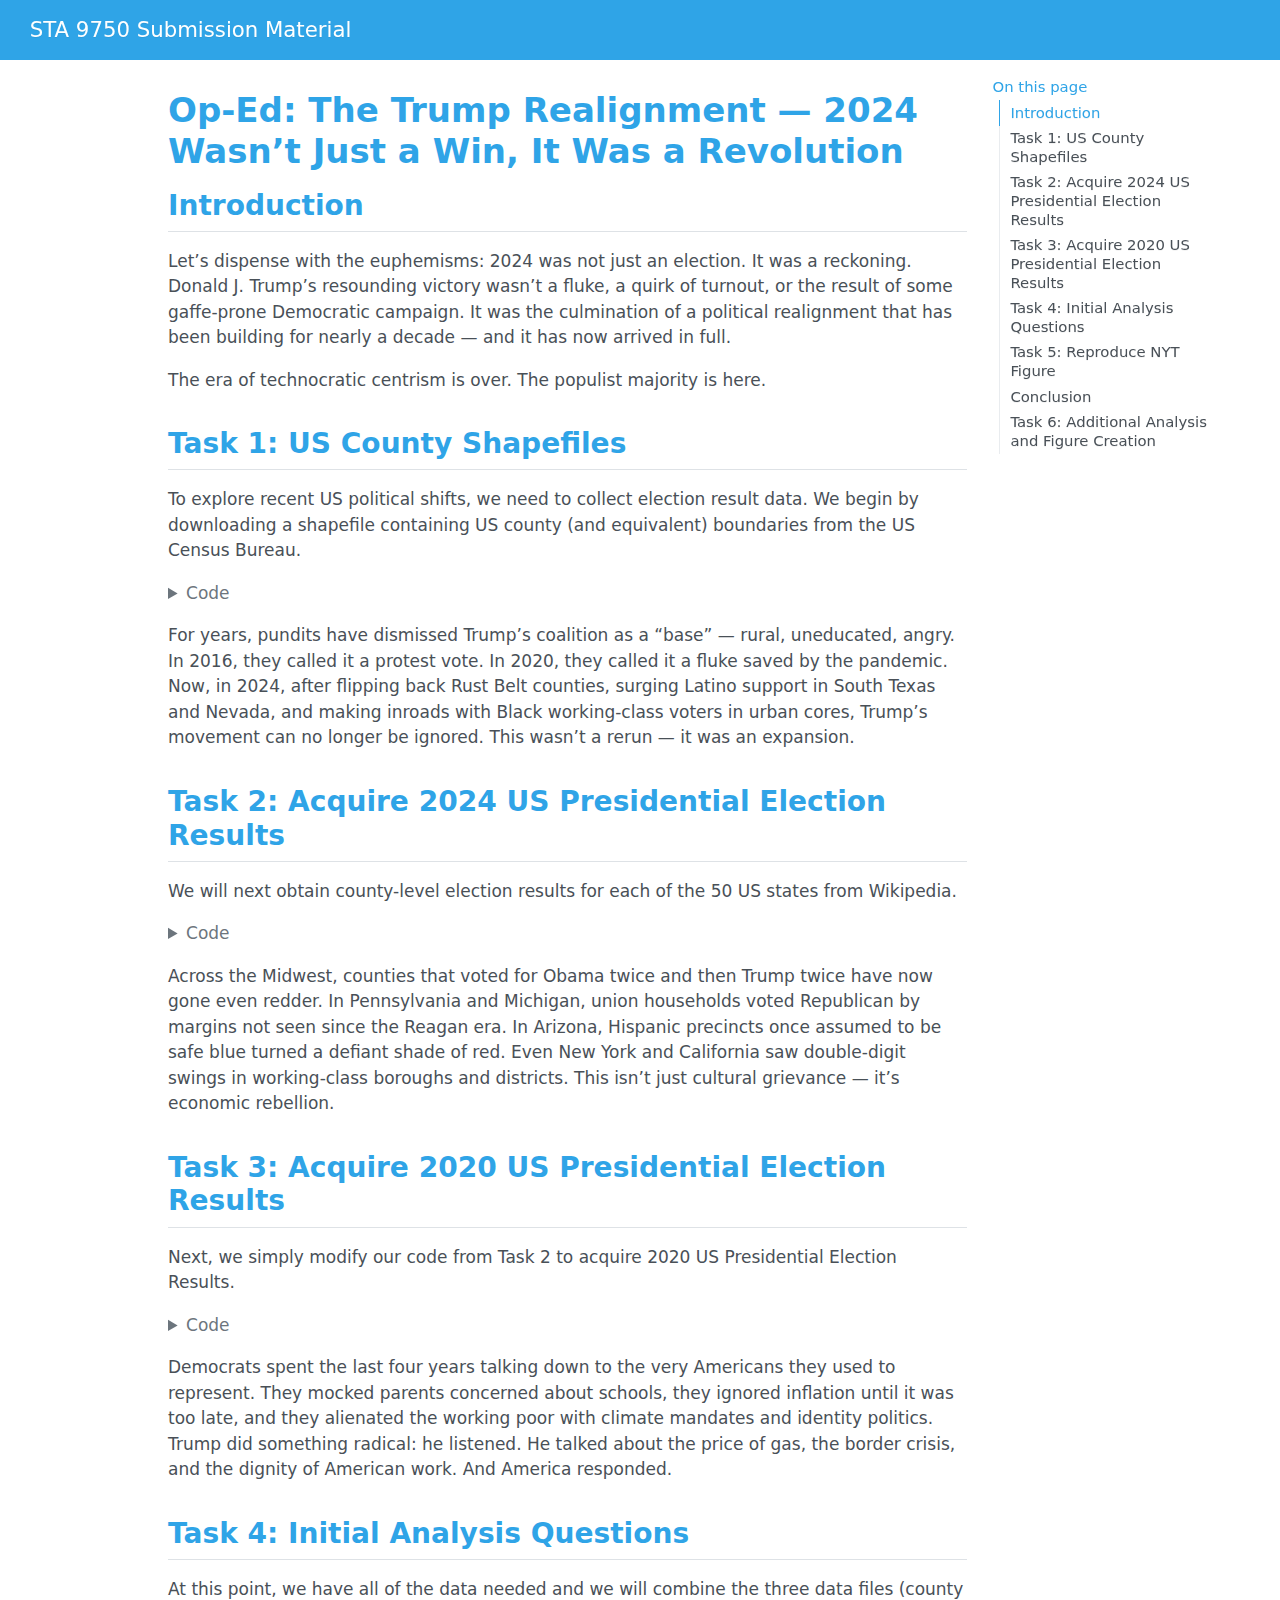
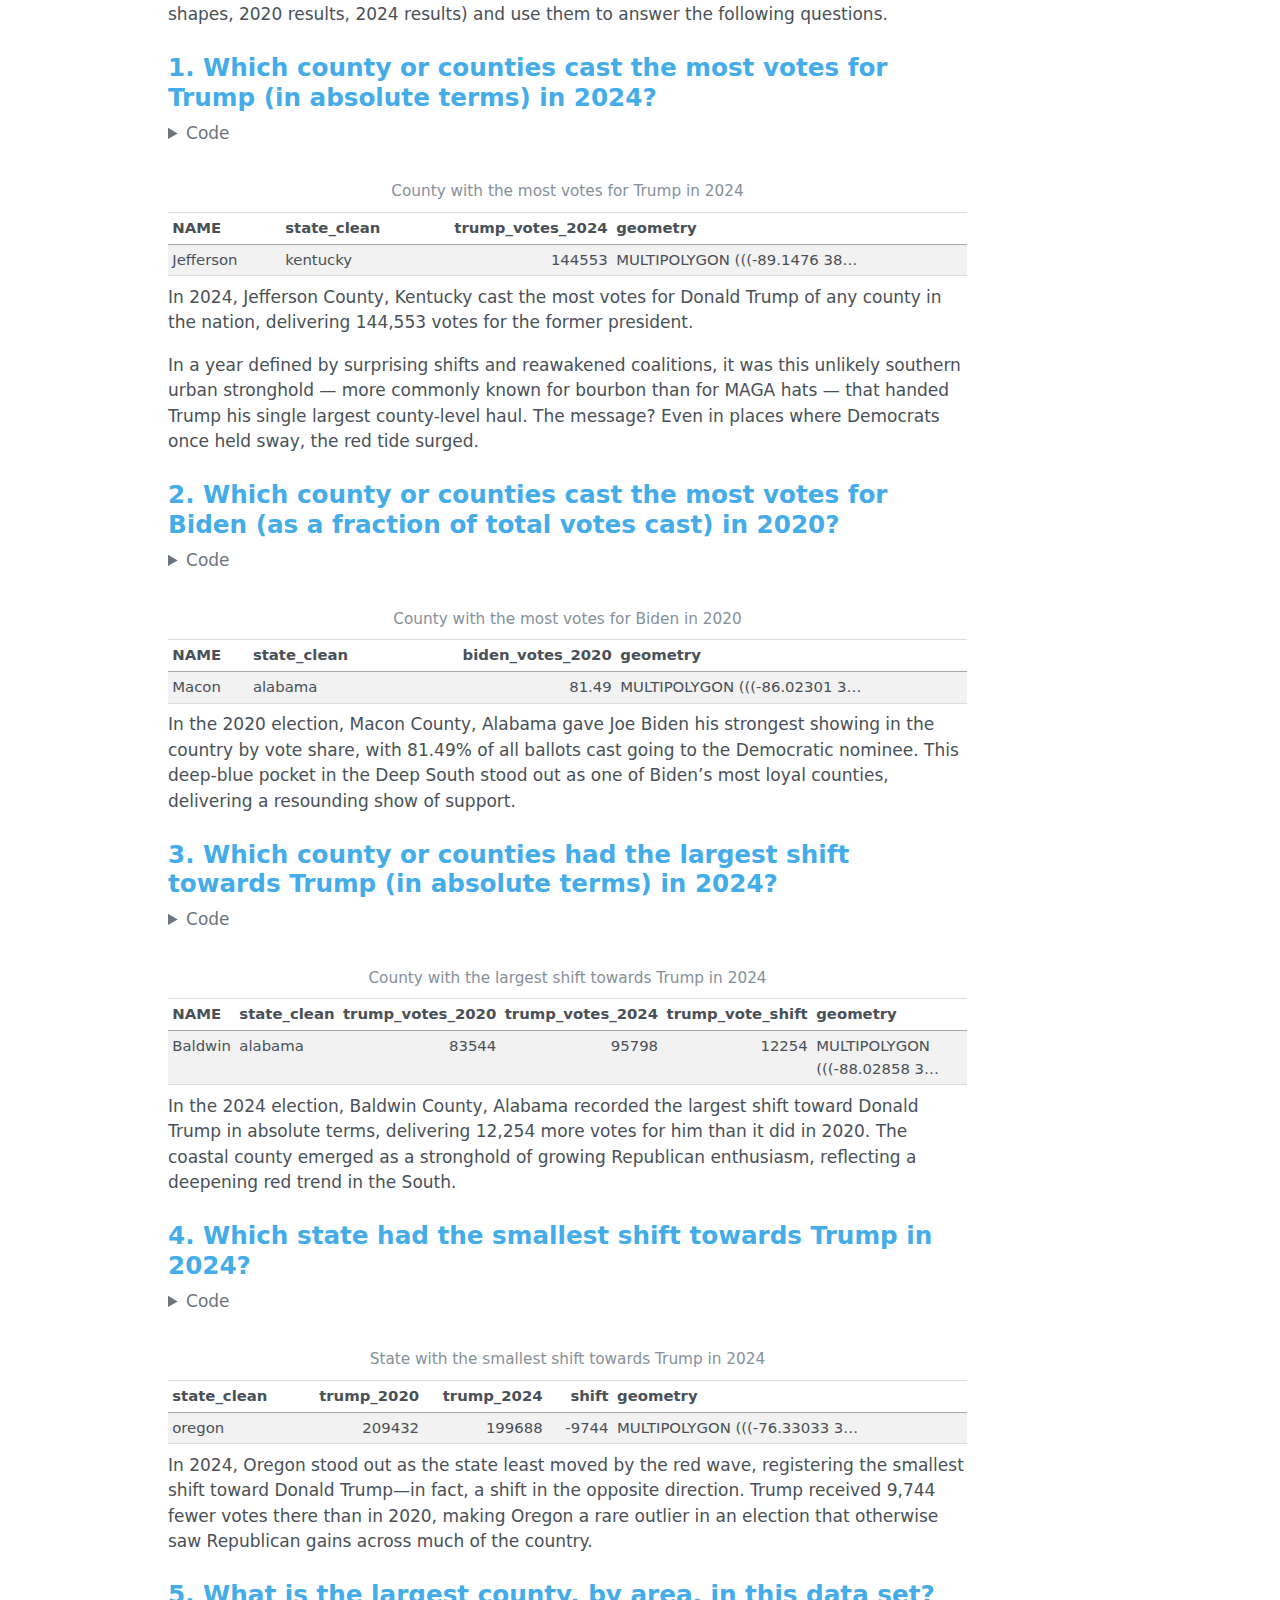
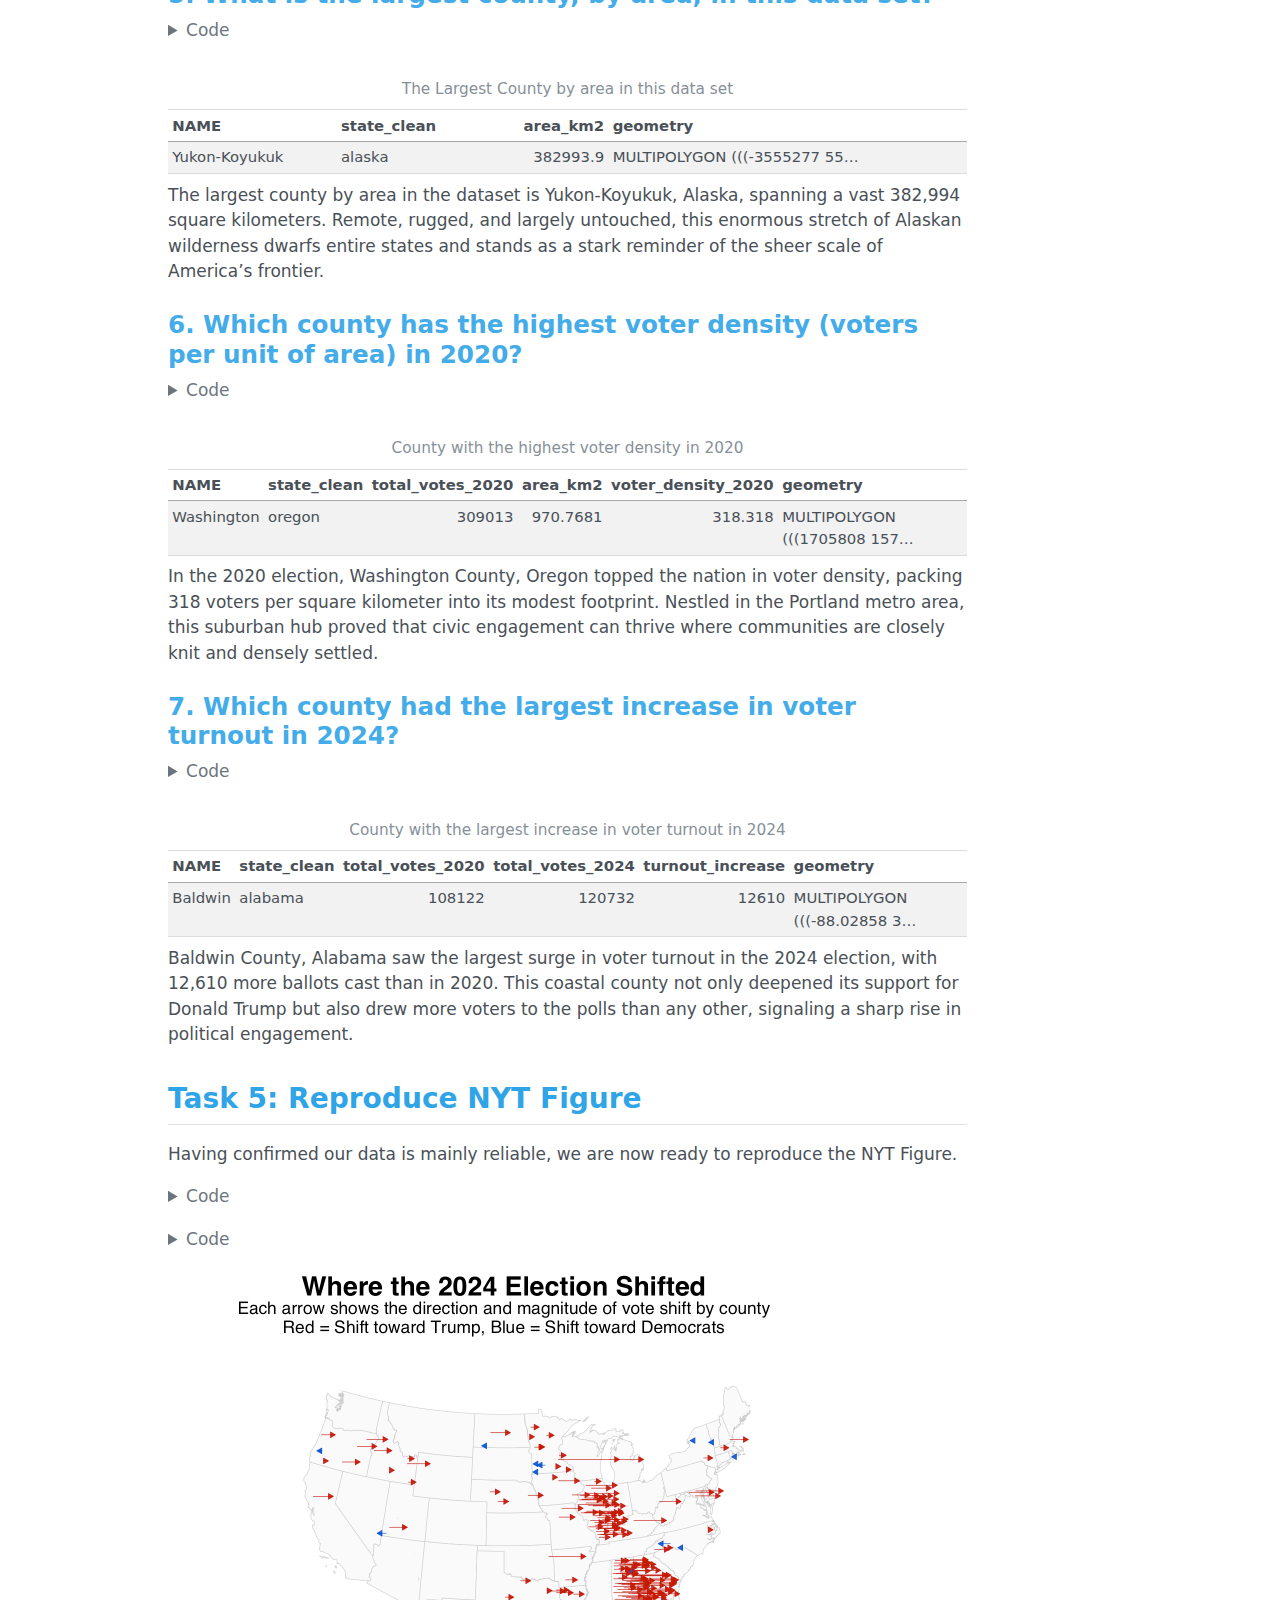
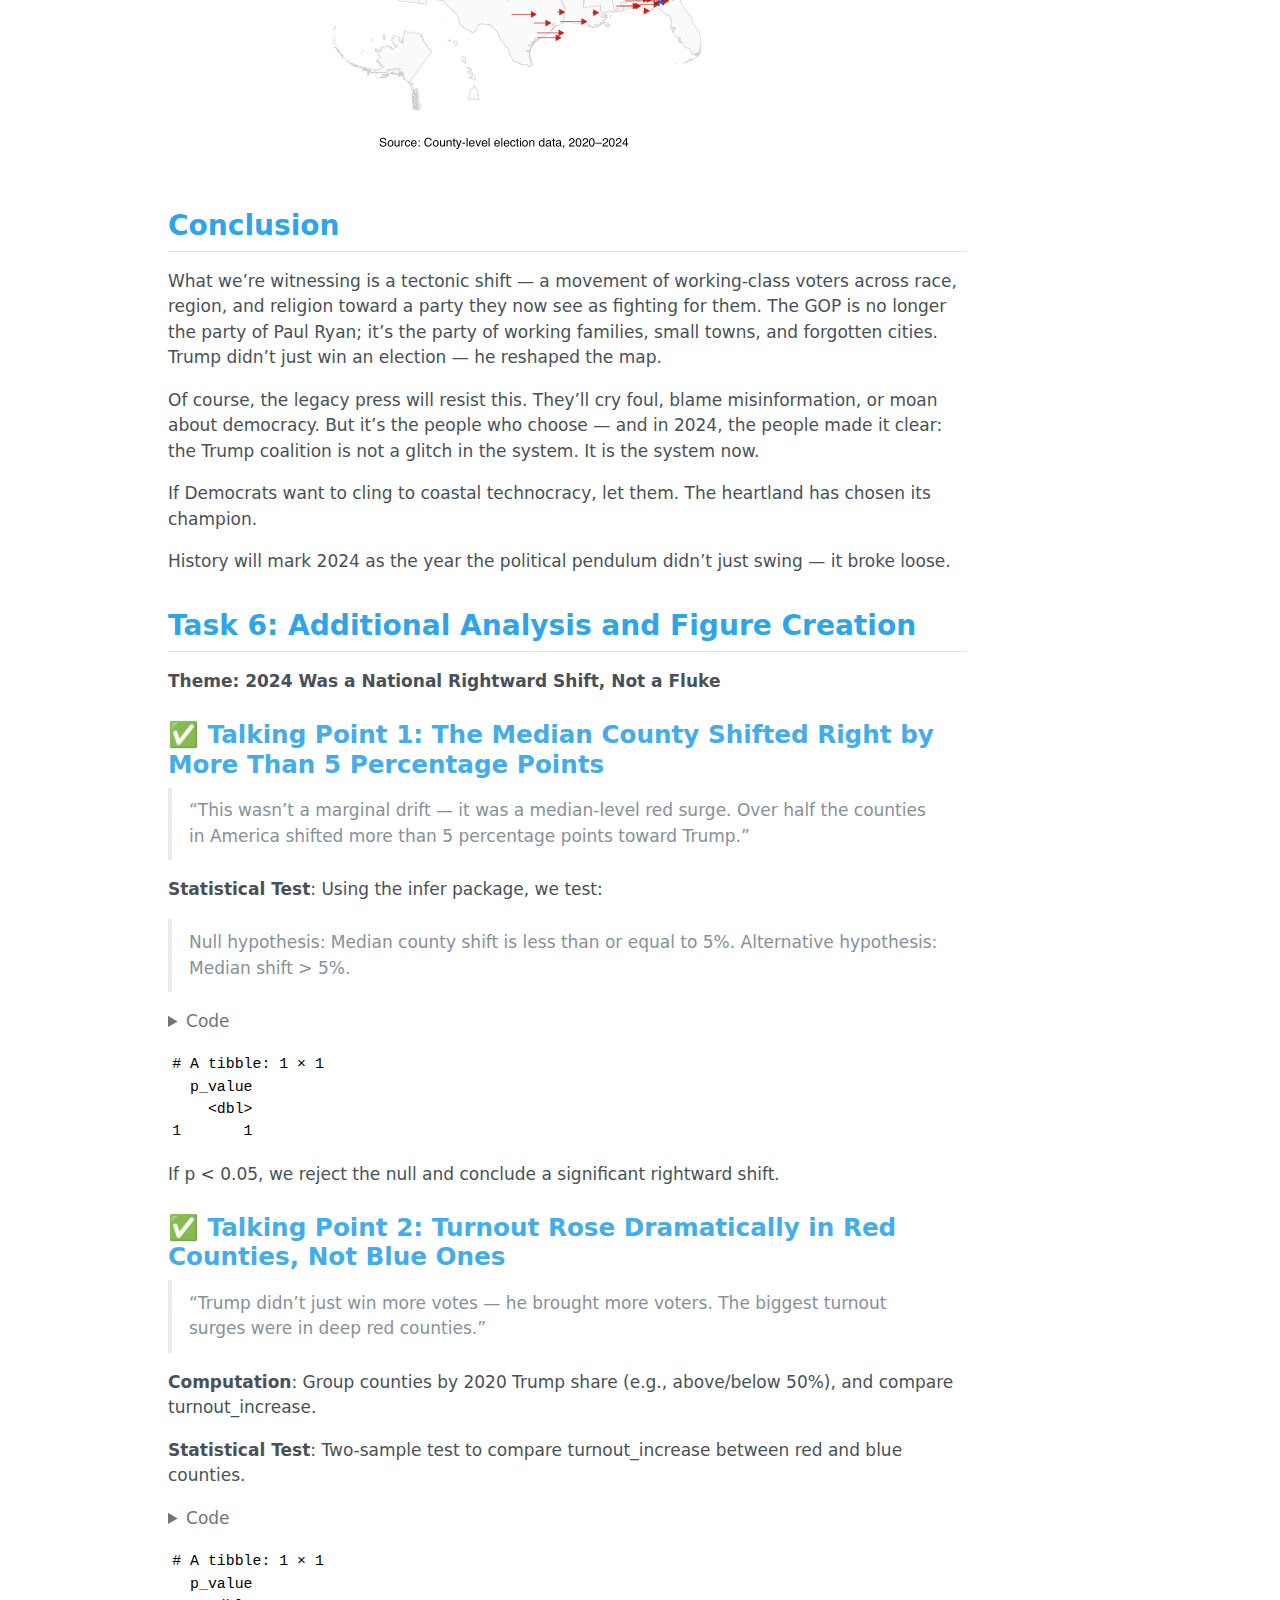
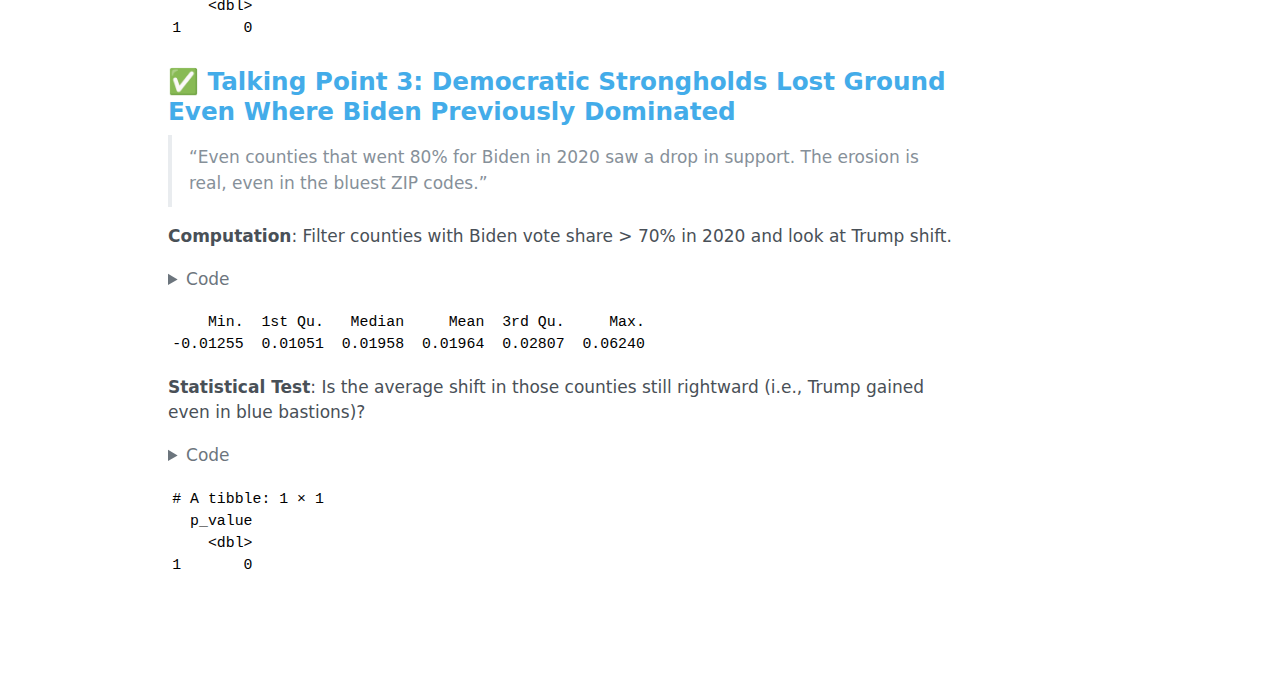
<file: docs/mp04.html>
<!DOCTYPE html>
<html xmlns="http://www.w3.org/1999/xhtml" lang="en" xml:lang="en"><head>

<meta charset="utf-8">
<meta name="generator" content="quarto-1.6.40">

<meta name="viewport" content="width=device-width, initial-scale=1.0, user-scalable=yes">


<title>Op-Ed: The Trump Realignment — 2024 Wasn’t Just a Win, It Was a Revolution – STA 9750 Submission Material</title>
<style>
code{white-space: pre-wrap;}
span.smallcaps{font-variant: small-caps;}
div.columns{display: flex; gap: min(4vw, 1.5em);}
div.column{flex: auto; overflow-x: auto;}
div.hanging-indent{margin-left: 1.5em; text-indent: -1.5em;}
ul.task-list{list-style: none;}
ul.task-list li input[type="checkbox"] {
  width: 0.8em;
  margin: 0 0.8em 0.2em -1em; /* quarto-specific, see https://github.com/quarto-dev/quarto-cli/issues/4556 */ 
  vertical-align: middle;
}
/* CSS for syntax highlighting */
pre > code.sourceCode { white-space: pre; position: relative; }
pre > code.sourceCode > span { line-height: 1.25; }
pre > code.sourceCode > span:empty { height: 1.2em; }
.sourceCode { overflow: visible; }
code.sourceCode > span { color: inherit; text-decoration: inherit; }
div.sourceCode { margin: 1em 0; }
pre.sourceCode { margin: 0; }
@media screen {
div.sourceCode { overflow: auto; }
}
@media print {
pre > code.sourceCode { white-space: pre-wrap; }
pre > code.sourceCode > span { display: inline-block; text-indent: -5em; padding-left: 5em; }
}
pre.numberSource code
  { counter-reset: source-line 0; }
pre.numberSource code > span
  { position: relative; left: -4em; counter-increment: source-line; }
pre.numberSource code > span > a:first-child::before
  { content: counter(source-line);
    position: relative; left: -1em; text-align: right; vertical-align: baseline;
    border: none; display: inline-block;
    -webkit-touch-callout: none; -webkit-user-select: none;
    -khtml-user-select: none; -moz-user-select: none;
    -ms-user-select: none; user-select: none;
    padding: 0 4px; width: 4em;
  }
pre.numberSource { margin-left: 3em;  padding-left: 4px; }
div.sourceCode
  {   }
@media screen {
pre > code.sourceCode > span > a:first-child::before { text-decoration: underline; }
}
</style>


<script src="site_libs/quarto-nav/quarto-nav.js"></script>
<script src="site_libs/quarto-nav/headroom.min.js"></script>
<script src="site_libs/clipboard/clipboard.min.js"></script>
<script src="site_libs/quarto-search/autocomplete.umd.js"></script>
<script src="site_libs/quarto-search/fuse.min.js"></script>
<script src="site_libs/quarto-search/quarto-search.js"></script>
<meta name="quarto:offset" content="./">
<script src="site_libs/quarto-html/quarto.js"></script>
<script src="site_libs/quarto-html/popper.min.js"></script>
<script src="site_libs/quarto-html/tippy.umd.min.js"></script>
<script src="site_libs/quarto-html/anchor.min.js"></script>
<link href="site_libs/quarto-html/tippy.css" rel="stylesheet">
<link href="site_libs/quarto-html/quarto-syntax-highlighting-549806ee2085284f45b00abea8c6df48.css" rel="stylesheet" id="quarto-text-highlighting-styles">
<script src="site_libs/bootstrap/bootstrap.min.js"></script>
<link href="site_libs/bootstrap/bootstrap-icons.css" rel="stylesheet">
<link href="site_libs/bootstrap/bootstrap-3405eb2cd25431ae6684dd634ade2368.min.css" rel="stylesheet" append-hash="true" id="quarto-bootstrap" data-mode="light">
<script id="quarto-search-options" type="application/json">{
  "location": "navbar",
  "copy-button": false,
  "collapse-after": 3,
  "panel-placement": "end",
  "type": "overlay",
  "limit": 50,
  "keyboard-shortcut": [
    "f",
    "/",
    "s"
  ],
  "show-item-context": false,
  "language": {
    "search-no-results-text": "No results",
    "search-matching-documents-text": "matching documents",
    "search-copy-link-title": "Copy link to search",
    "search-hide-matches-text": "Hide additional matches",
    "search-more-match-text": "more match in this document",
    "search-more-matches-text": "more matches in this document",
    "search-clear-button-title": "Clear",
    "search-text-placeholder": "",
    "search-detached-cancel-button-title": "Cancel",
    "search-submit-button-title": "Submit",
    "search-label": "Search"
  }
}</script>


</head>

<body class="nav-fixed">

<div id="quarto-search-results"></div>
  <header id="quarto-header" class="headroom fixed-top">
    <nav class="navbar navbar-expand-lg " data-bs-theme="dark">
      <div class="navbar-container container-fluid">
      <div class="navbar-brand-container mx-auto">
    <a class="navbar-brand" href="./index.html">
    <span class="navbar-title">STA 9750 Submission Material</span>
    </a>
  </div>
        <div class="quarto-navbar-tools tools-end">
</div>
      </div> <!-- /container-fluid -->
    </nav>
</header>
<!-- content -->
<div id="quarto-content" class="quarto-container page-columns page-rows-contents page-layout-article page-navbar">
<!-- sidebar -->
<!-- margin-sidebar -->
    <div id="quarto-margin-sidebar" class="sidebar margin-sidebar">
        <nav id="TOC" role="doc-toc" class="toc-active">
    <h2 id="toc-title">On this page</h2>
   
  <ul>
  <li><a href="#introduction" id="toc-introduction" class="nav-link active" data-scroll-target="#introduction">Introduction</a></li>
  <li><a href="#task-1-us-county-shapefiles" id="toc-task-1-us-county-shapefiles" class="nav-link" data-scroll-target="#task-1-us-county-shapefiles">Task 1: US County Shapefiles</a></li>
  <li><a href="#task-2-acquire-2024-us-presidential-election-results" id="toc-task-2-acquire-2024-us-presidential-election-results" class="nav-link" data-scroll-target="#task-2-acquire-2024-us-presidential-election-results">Task 2: Acquire 2024 US Presidential Election Results</a></li>
  <li><a href="#task-3-acquire-2020-us-presidential-election-results" id="toc-task-3-acquire-2020-us-presidential-election-results" class="nav-link" data-scroll-target="#task-3-acquire-2020-us-presidential-election-results">Task 3: Acquire 2020 US Presidential Election Results</a></li>
  <li><a href="#task-4-initial-analysis-questions" id="toc-task-4-initial-analysis-questions" class="nav-link" data-scroll-target="#task-4-initial-analysis-questions">Task 4: Initial Analysis Questions</a>
  <ul>
  <li><a href="#which-county-or-counties-cast-the-most-votes-for-trump-in-absolute-terms-in-2024" id="toc-which-county-or-counties-cast-the-most-votes-for-trump-in-absolute-terms-in-2024" class="nav-link" data-scroll-target="#which-county-or-counties-cast-the-most-votes-for-trump-in-absolute-terms-in-2024">1. Which county or counties cast the most votes for Trump (in absolute terms) in 2024?</a></li>
  <li><a href="#which-county-or-counties-cast-the-most-votes-for-biden-as-a-fraction-of-total-votes-cast-in-2020" id="toc-which-county-or-counties-cast-the-most-votes-for-biden-as-a-fraction-of-total-votes-cast-in-2020" class="nav-link" data-scroll-target="#which-county-or-counties-cast-the-most-votes-for-biden-as-a-fraction-of-total-votes-cast-in-2020">2. Which county or counties cast the most votes for Biden (as a fraction of total votes cast) in 2020?</a></li>
  <li><a href="#which-county-or-counties-had-the-largest-shift-towards-trump-in-absolute-terms-in-2024" id="toc-which-county-or-counties-had-the-largest-shift-towards-trump-in-absolute-terms-in-2024" class="nav-link" data-scroll-target="#which-county-or-counties-had-the-largest-shift-towards-trump-in-absolute-terms-in-2024">3. Which county or counties had the largest shift towards Trump (in absolute terms) in 2024?</a></li>
  <li><a href="#which-state-had-the-smallest-shift-towards-trump-in-2024" id="toc-which-state-had-the-smallest-shift-towards-trump-in-2024" class="nav-link" data-scroll-target="#which-state-had-the-smallest-shift-towards-trump-in-2024">4. Which state had the smallest shift towards Trump in 2024?</a></li>
  <li><a href="#what-is-the-largest-county-by-area-in-this-data-set" id="toc-what-is-the-largest-county-by-area-in-this-data-set" class="nav-link" data-scroll-target="#what-is-the-largest-county-by-area-in-this-data-set">5. What is the largest county, by area, in this data set?</a></li>
  <li><a href="#which-county-has-the-highest-voter-density-voters-per-unit-of-area-in-2020" id="toc-which-county-has-the-highest-voter-density-voters-per-unit-of-area-in-2020" class="nav-link" data-scroll-target="#which-county-has-the-highest-voter-density-voters-per-unit-of-area-in-2020">6. Which county has the highest voter density (voters per unit of area) in 2020?</a></li>
  <li><a href="#which-county-had-the-largest-increase-in-voter-turnout-in-2024" id="toc-which-county-had-the-largest-increase-in-voter-turnout-in-2024" class="nav-link" data-scroll-target="#which-county-had-the-largest-increase-in-voter-turnout-in-2024">7. Which county had the largest increase in voter turnout in 2024?</a></li>
  </ul></li>
  <li><a href="#task-5-reproduce-nyt-figure" id="toc-task-5-reproduce-nyt-figure" class="nav-link" data-scroll-target="#task-5-reproduce-nyt-figure">Task 5: Reproduce NYT Figure</a></li>
  <li><a href="#conclusion" id="toc-conclusion" class="nav-link" data-scroll-target="#conclusion">Conclusion</a></li>
  <li><a href="#task-6-additional-analysis-and-figure-creation" id="toc-task-6-additional-analysis-and-figure-creation" class="nav-link" data-scroll-target="#task-6-additional-analysis-and-figure-creation">Task 6: Additional Analysis and Figure Creation</a>
  <ul>
  <li><a href="#talking-point-1-the-median-county-shifted-right-by-more-than-5-percentage-points" id="toc-talking-point-1-the-median-county-shifted-right-by-more-than-5-percentage-points" class="nav-link" data-scroll-target="#talking-point-1-the-median-county-shifted-right-by-more-than-5-percentage-points">✅ Talking Point 1: The Median County Shifted Right by More Than 5 Percentage Points</a></li>
  <li><a href="#talking-point-2-turnout-rose-dramatically-in-red-counties-not-blue-ones" id="toc-talking-point-2-turnout-rose-dramatically-in-red-counties-not-blue-ones" class="nav-link" data-scroll-target="#talking-point-2-turnout-rose-dramatically-in-red-counties-not-blue-ones">✅ Talking Point 2: Turnout Rose Dramatically in Red Counties, Not Blue Ones</a></li>
  <li><a href="#talking-point-3-democratic-strongholds-lost-ground-even-where-biden-previously-dominated" id="toc-talking-point-3-democratic-strongholds-lost-ground-even-where-biden-previously-dominated" class="nav-link" data-scroll-target="#talking-point-3-democratic-strongholds-lost-ground-even-where-biden-previously-dominated">✅ Talking Point 3: Democratic Strongholds Lost Ground Even Where Biden Previously Dominated</a></li>
  </ul></li>
  </ul>
</nav>
    </div>
<!-- main -->
<main class="content" id="quarto-document-content">

<header id="title-block-header" class="quarto-title-block default">
<div class="quarto-title">
<h1 class="title">Op-Ed: The Trump Realignment — 2024 Wasn’t Just a Win, It Was a Revolution</h1>
</div>



<div class="quarto-title-meta">

    
  
    
  </div>
  


</header>


<section id="introduction" class="level2">
<h2 class="anchored" data-anchor-id="introduction">Introduction</h2>
<p>Let’s dispense with the euphemisms: 2024 was not just an election. It was a reckoning. Donald J. Trump’s resounding victory wasn’t a fluke, a quirk of turnout, or the result of some gaffe-prone Democratic campaign. It was the culmination of a political realignment that has been building for nearly a decade — and it has now arrived in full.</p>
<p>The era of technocratic centrism is over. The populist majority is here.</p>
</section>
<section id="task-1-us-county-shapefiles" class="level2">
<h2 class="anchored" data-anchor-id="task-1-us-county-shapefiles">Task 1: US County Shapefiles</h2>
<p>To explore recent US political shifts, we need to collect election result data. We begin by downloading a shapefile containing US county (and equivalent) boundaries from the US Census Bureau.</p>
<div class="cell">
<details class="code-fold">
<summary>Code</summary>
<div class="sourceCode cell-code" id="cb1"><pre class="sourceCode r code-with-copy"><code class="sourceCode r"><span id="cb1-1"><a href="#cb1-1" aria-hidden="true" tabindex="-1"></a><span class="co"># Set directory and file paths</span></span>
<span id="cb1-2"><a href="#cb1-2" aria-hidden="true" tabindex="-1"></a>dir_path <span class="ot">&lt;-</span> <span class="st">"data/mp04"</span></span>
<span id="cb1-3"><a href="#cb1-3" aria-hidden="true" tabindex="-1"></a>zip_url <span class="ot">&lt;-</span> <span class="st">"https://www2.census.gov/geo/tiger/GENZ2023/shp/cb_2023_us_county_500k.zip"</span></span>
<span id="cb1-4"><a href="#cb1-4" aria-hidden="true" tabindex="-1"></a>zip_file <span class="ot">&lt;-</span> <span class="fu">file.path</span>(dir_path, <span class="st">"cb_2023_us_county_500k.zip"</span>)</span>
<span id="cb1-5"><a href="#cb1-5" aria-hidden="true" tabindex="-1"></a></span>
<span id="cb1-6"><a href="#cb1-6" aria-hidden="true" tabindex="-1"></a><span class="co"># Create directory if it doesn't exist</span></span>
<span id="cb1-7"><a href="#cb1-7" aria-hidden="true" tabindex="-1"></a><span class="cf">if</span> (<span class="sc">!</span><span class="fu">dir.exists</span>(dir_path)) {</span>
<span id="cb1-8"><a href="#cb1-8" aria-hidden="true" tabindex="-1"></a>  <span class="fu">dir.create</span>(dir_path, <span class="at">recursive =</span> <span class="cn">TRUE</span>)</span>
<span id="cb1-9"><a href="#cb1-9" aria-hidden="true" tabindex="-1"></a>}</span>
<span id="cb1-10"><a href="#cb1-10" aria-hidden="true" tabindex="-1"></a></span>
<span id="cb1-11"><a href="#cb1-11" aria-hidden="true" tabindex="-1"></a><span class="co"># Download the zip file if it doesn't already exist</span></span>
<span id="cb1-12"><a href="#cb1-12" aria-hidden="true" tabindex="-1"></a><span class="cf">if</span> (<span class="sc">!</span><span class="fu">file.exists</span>(zip_file)) {</span>
<span id="cb1-13"><a href="#cb1-13" aria-hidden="true" tabindex="-1"></a>  <span class="fu">message</span>(<span class="st">"Downloading shapefile..."</span>)</span>
<span id="cb1-14"><a href="#cb1-14" aria-hidden="true" tabindex="-1"></a>  <span class="fu">download.file</span>(zip_url, <span class="at">destfile =</span> zip_file, <span class="at">mode =</span> <span class="st">"wb"</span>)</span>
<span id="cb1-15"><a href="#cb1-15" aria-hidden="true" tabindex="-1"></a>} <span class="cf">else</span> {</span>
<span id="cb1-16"><a href="#cb1-16" aria-hidden="true" tabindex="-1"></a>  <span class="fu">message</span>(<span class="st">"Shapefile zip already exists. Skipping download."</span>)</span>
<span id="cb1-17"><a href="#cb1-17" aria-hidden="true" tabindex="-1"></a>}</span>
<span id="cb1-18"><a href="#cb1-18" aria-hidden="true" tabindex="-1"></a></span>
<span id="cb1-19"><a href="#cb1-19" aria-hidden="true" tabindex="-1"></a><span class="co"># Unzip the file if shapefile components are not yet extracted</span></span>
<span id="cb1-20"><a href="#cb1-20" aria-hidden="true" tabindex="-1"></a>shapefile_base <span class="ot">&lt;-</span> <span class="fu">file.path</span>(dir_path, <span class="st">"cb_2023_us_county_500k"</span>)</span>
<span id="cb1-21"><a href="#cb1-21" aria-hidden="true" tabindex="-1"></a><span class="cf">if</span> (<span class="sc">!</span><span class="fu">file.exists</span>(<span class="fu">paste0</span>(shapefile_base, <span class="st">".shp"</span>))) {</span>
<span id="cb1-22"><a href="#cb1-22" aria-hidden="true" tabindex="-1"></a>  <span class="fu">message</span>(<span class="st">"Extracting shapefile..."</span>)</span>
<span id="cb1-23"><a href="#cb1-23" aria-hidden="true" tabindex="-1"></a>  <span class="fu">unzip</span>(zip_file, <span class="at">exdir =</span> dir_path)</span>
<span id="cb1-24"><a href="#cb1-24" aria-hidden="true" tabindex="-1"></a>} <span class="cf">else</span> {</span>
<span id="cb1-25"><a href="#cb1-25" aria-hidden="true" tabindex="-1"></a>  <span class="fu">message</span>(<span class="st">"Shapefile already extracted. Skipping unzip."</span>)</span>
<span id="cb1-26"><a href="#cb1-26" aria-hidden="true" tabindex="-1"></a>}</span></code><button title="Copy to Clipboard" class="code-copy-button"><i class="bi"></i></button></pre></div>
</details>
</div>
<p>For years, pundits have dismissed Trump’s coalition as a “base” — rural, uneducated, angry. In 2016, they called it a protest vote. In 2020, they called it a fluke saved by the pandemic. Now, in 2024, after flipping back Rust Belt counties, surging Latino support in South Texas and Nevada, and making inroads with Black working-class voters in urban cores, Trump’s movement can no longer be ignored. This wasn’t a rerun — it was an expansion.</p>
</section>
<section id="task-2-acquire-2024-us-presidential-election-results" class="level2">
<h2 class="anchored" data-anchor-id="task-2-acquire-2024-us-presidential-election-results">Task 2: Acquire 2024 US Presidential Election Results</h2>
<p>We will next obtain county-level election results for each of the 50 US states from Wikipedia.</p>
<div class="cell">
<details class="code-fold">
<summary>Code</summary>
<div class="sourceCode cell-code" id="cb2"><pre class="sourceCode r code-with-copy"><code class="sourceCode r"><span id="cb2-1"><a href="#cb2-1" aria-hidden="true" tabindex="-1"></a><span class="fu">library</span>(httr2)</span>
<span id="cb2-2"><a href="#cb2-2" aria-hidden="true" tabindex="-1"></a><span class="fu">library</span>(rvest)</span>
<span id="cb2-3"><a href="#cb2-3" aria-hidden="true" tabindex="-1"></a><span class="fu">library</span>(dplyr)</span>
<span id="cb2-4"><a href="#cb2-4" aria-hidden="true" tabindex="-1"></a><span class="fu">library</span>(stringr)</span>
<span id="cb2-5"><a href="#cb2-5" aria-hidden="true" tabindex="-1"></a><span class="fu">library</span>(readr)</span>
<span id="cb2-6"><a href="#cb2-6" aria-hidden="true" tabindex="-1"></a><span class="fu">library</span>(purrr)</span>
<span id="cb2-7"><a href="#cb2-7" aria-hidden="true" tabindex="-1"></a><span class="fu">library</span>(fs)</span>
<span id="cb2-8"><a href="#cb2-8" aria-hidden="true" tabindex="-1"></a></span>
<span id="cb2-9"><a href="#cb2-9" aria-hidden="true" tabindex="-1"></a>get_2024_election_results <span class="ot">&lt;-</span> <span class="cf">function</span>(state) {</span>
<span id="cb2-10"><a href="#cb2-10" aria-hidden="true" tabindex="-1"></a>  <span class="co"># Create safe directory</span></span>
<span id="cb2-11"><a href="#cb2-11" aria-hidden="true" tabindex="-1"></a>  <span class="fu">dir_create</span>(<span class="st">"data/elections_2024"</span>)</span>
<span id="cb2-12"><a href="#cb2-12" aria-hidden="true" tabindex="-1"></a>  </span>
<span id="cb2-13"><a href="#cb2-13" aria-hidden="true" tabindex="-1"></a>  <span class="co"># Format Wikipedia URL part</span></span>
<span id="cb2-14"><a href="#cb2-14" aria-hidden="true" tabindex="-1"></a>  state_url <span class="ot">&lt;-</span> <span class="fu">str_replace_all</span>(state, <span class="st">" "</span>, <span class="st">"_"</span>)</span>
<span id="cb2-15"><a href="#cb2-15" aria-hidden="true" tabindex="-1"></a>  url_path <span class="ot">&lt;-</span> <span class="fu">paste0</span>(<span class="st">"wiki/2024_United_States_presidential_election_in_"</span>, state_url)</span>
<span id="cb2-16"><a href="#cb2-16" aria-hidden="true" tabindex="-1"></a>  full_url <span class="ot">&lt;-</span> <span class="fu">paste0</span>(<span class="st">"https://en.wikipedia.org/wiki/"</span>, url_path)</span>
<span id="cb2-17"><a href="#cb2-17" aria-hidden="true" tabindex="-1"></a>  </span>
<span id="cb2-18"><a href="#cb2-18" aria-hidden="true" tabindex="-1"></a>  <span class="co"># Cached file path</span></span>
<span id="cb2-19"><a href="#cb2-19" aria-hidden="true" tabindex="-1"></a>  local_file <span class="ot">&lt;-</span> <span class="fu">file.path</span>(<span class="st">"data/elections_2024"</span>, <span class="fu">paste0</span>(state, <span class="st">".html"</span>))</span>
<span id="cb2-20"><a href="#cb2-20" aria-hidden="true" tabindex="-1"></a>  </span>
<span id="cb2-21"><a href="#cb2-21" aria-hidden="true" tabindex="-1"></a>  <span class="co"># Download and cache page</span></span>
<span id="cb2-22"><a href="#cb2-22" aria-hidden="true" tabindex="-1"></a>  <span class="cf">if</span> (<span class="sc">!</span><span class="fu">file_exists</span>(local_file)) {</span>
<span id="cb2-23"><a href="#cb2-23" aria-hidden="true" tabindex="-1"></a>    <span class="fu">message</span>(<span class="st">"Downloading page for "</span>, state)</span>
<span id="cb2-24"><a href="#cb2-24" aria-hidden="true" tabindex="-1"></a>    resp <span class="ot">&lt;-</span> <span class="fu">request</span>(<span class="st">"https://en.wikipedia.org/"</span>) <span class="sc">|&gt;</span></span>
<span id="cb2-25"><a href="#cb2-25" aria-hidden="true" tabindex="-1"></a>      <span class="fu">req_url_path</span>(url_path) <span class="sc">|&gt;</span></span>
<span id="cb2-26"><a href="#cb2-26" aria-hidden="true" tabindex="-1"></a>      <span class="fu">req_perform</span>()</span>
<span id="cb2-27"><a href="#cb2-27" aria-hidden="true" tabindex="-1"></a>    <span class="fu">writeBin</span>(<span class="fu">resp_body_raw</span>(resp), local_file)</span>
<span id="cb2-28"><a href="#cb2-28" aria-hidden="true" tabindex="-1"></a>  } <span class="cf">else</span> {</span>
<span id="cb2-29"><a href="#cb2-29" aria-hidden="true" tabindex="-1"></a>    <span class="fu">message</span>(<span class="st">"Using cached page for "</span>, state)</span>
<span id="cb2-30"><a href="#cb2-30" aria-hidden="true" tabindex="-1"></a>  }</span>
<span id="cb2-31"><a href="#cb2-31" aria-hidden="true" tabindex="-1"></a>  </span>
<span id="cb2-32"><a href="#cb2-32" aria-hidden="true" tabindex="-1"></a>  <span class="co"># Parse HTML</span></span>
<span id="cb2-33"><a href="#cb2-33" aria-hidden="true" tabindex="-1"></a>  page <span class="ot">&lt;-</span> <span class="fu">read_html</span>(local_file)</span>
<span id="cb2-34"><a href="#cb2-34" aria-hidden="true" tabindex="-1"></a>  tables <span class="ot">&lt;-</span> <span class="fu">html_elements</span>(page, <span class="st">"table"</span>)</span>
<span id="cb2-35"><a href="#cb2-35" aria-hidden="true" tabindex="-1"></a>  df_list <span class="ot">&lt;-</span> <span class="fu">lapply</span>(tables, html_table, <span class="at">fill =</span> <span class="cn">TRUE</span>)</span>
<span id="cb2-36"><a href="#cb2-36" aria-hidden="true" tabindex="-1"></a>  </span>
<span id="cb2-37"><a href="#cb2-37" aria-hidden="true" tabindex="-1"></a>  <span class="co"># Define possible headers that indicate a county-level results table</span></span>
<span id="cb2-38"><a href="#cb2-38" aria-hidden="true" tabindex="-1"></a>  county_keywords <span class="ot">&lt;-</span> <span class="fu">c</span>(<span class="st">"county"</span>, <span class="st">"parish"</span>, <span class="st">"borough"</span>, <span class="st">"municipality"</span>)</span>
<span id="cb2-39"><a href="#cb2-39" aria-hidden="true" tabindex="-1"></a>  </span>
<span id="cb2-40"><a href="#cb2-40" aria-hidden="true" tabindex="-1"></a>  <span class="co"># Find correct table</span></span>
<span id="cb2-41"><a href="#cb2-41" aria-hidden="true" tabindex="-1"></a>  selected_table <span class="ot">&lt;-</span> <span class="cn">NULL</span></span>
<span id="cb2-42"><a href="#cb2-42" aria-hidden="true" tabindex="-1"></a>  <span class="cf">for</span> (df <span class="cf">in</span> df_list) {</span>
<span id="cb2-43"><a href="#cb2-43" aria-hidden="true" tabindex="-1"></a>    headers <span class="ot">&lt;-</span> <span class="fu">tolower</span>(<span class="fu">names</span>(df))</span>
<span id="cb2-44"><a href="#cb2-44" aria-hidden="true" tabindex="-1"></a>    <span class="cf">if</span> (<span class="fu">any</span>(<span class="fu">str_detect</span>(headers, <span class="fu">str_c</span>(county_keywords, <span class="at">collapse =</span> <span class="st">"|"</span>)))) {</span>
<span id="cb2-45"><a href="#cb2-45" aria-hidden="true" tabindex="-1"></a>      selected_table <span class="ot">&lt;-</span> df</span>
<span id="cb2-46"><a href="#cb2-46" aria-hidden="true" tabindex="-1"></a>      <span class="cf">break</span></span>
<span id="cb2-47"><a href="#cb2-47" aria-hidden="true" tabindex="-1"></a>    }</span>
<span id="cb2-48"><a href="#cb2-48" aria-hidden="true" tabindex="-1"></a>  }</span>
<span id="cb2-49"><a href="#cb2-49" aria-hidden="true" tabindex="-1"></a>  </span>
<span id="cb2-50"><a href="#cb2-50" aria-hidden="true" tabindex="-1"></a>  <span class="cf">if</span> (<span class="fu">is.null</span>(selected_table)) {</span>
<span id="cb2-51"><a href="#cb2-51" aria-hidden="true" tabindex="-1"></a>    <span class="fu">warning</span>(<span class="st">"No county-level table found for: "</span>, state)</span>
<span id="cb2-52"><a href="#cb2-52" aria-hidden="true" tabindex="-1"></a>    <span class="fu">return</span>(<span class="cn">NULL</span>)</span>
<span id="cb2-53"><a href="#cb2-53" aria-hidden="true" tabindex="-1"></a>  }</span>
<span id="cb2-54"><a href="#cb2-54" aria-hidden="true" tabindex="-1"></a>  </span>
<span id="cb2-55"><a href="#cb2-55" aria-hidden="true" tabindex="-1"></a>  <span class="co"># Clean up the selected table</span></span>
<span id="cb2-56"><a href="#cb2-56" aria-hidden="true" tabindex="-1"></a>  <span class="fu">names</span>(selected_table) <span class="ot">&lt;-</span> <span class="fu">names</span>(selected_table) <span class="sc">|&gt;</span></span>
<span id="cb2-57"><a href="#cb2-57" aria-hidden="true" tabindex="-1"></a>    <span class="fu">str_replace_all</span>(<span class="st">"</span><span class="sc">\\</span><span class="st">[.*?</span><span class="sc">\\</span><span class="st">]"</span>, <span class="st">""</span>) <span class="sc">|&gt;</span></span>
<span id="cb2-58"><a href="#cb2-58" aria-hidden="true" tabindex="-1"></a>    <span class="fu">make.unique</span>()</span>
<span id="cb2-59"><a href="#cb2-59" aria-hidden="true" tabindex="-1"></a>  cleaned <span class="ot">&lt;-</span> selected_table <span class="sc">|&gt;</span></span>
<span id="cb2-60"><a href="#cb2-60" aria-hidden="true" tabindex="-1"></a>    <span class="fu">mutate</span>(<span class="at">state =</span> state)</span>
<span id="cb2-61"><a href="#cb2-61" aria-hidden="true" tabindex="-1"></a>  </span>
<span id="cb2-62"><a href="#cb2-62" aria-hidden="true" tabindex="-1"></a>  </span>
<span id="cb2-63"><a href="#cb2-63" aria-hidden="true" tabindex="-1"></a>  <span class="fu">return</span>(cleaned)</span>
<span id="cb2-64"><a href="#cb2-64" aria-hidden="true" tabindex="-1"></a>}</span>
<span id="cb2-65"><a href="#cb2-65" aria-hidden="true" tabindex="-1"></a></span>
<span id="cb2-66"><a href="#cb2-66" aria-hidden="true" tabindex="-1"></a>states <span class="ot">&lt;-</span> state.name</span>
<span id="cb2-67"><a href="#cb2-67" aria-hidden="true" tabindex="-1"></a>results_list_2024 <span class="ot">&lt;-</span> <span class="fu">map</span>(states, <span class="fu">safely</span>(get_2024_election_results))</span></code><button title="Copy to Clipboard" class="code-copy-button"><i class="bi"></i></button></pre></div>
</details>
</div>
<p>Across the Midwest, counties that voted for Obama twice and then Trump twice have now gone even redder. In Pennsylvania and Michigan, union households voted Republican by margins not seen since the Reagan era. In Arizona, Hispanic precincts once assumed to be safe blue turned a defiant shade of red. Even New York and California saw double-digit swings in working-class boroughs and districts. This isn’t just cultural grievance — it’s economic rebellion.</p>
</section>
<section id="task-3-acquire-2020-us-presidential-election-results" class="level2">
<h2 class="anchored" data-anchor-id="task-3-acquire-2020-us-presidential-election-results">Task 3: Acquire 2020 US Presidential Election Results</h2>
<p>Next, we simply modify our code from Task 2 to acquire 2020 US Presidential Election Results.</p>
<div class="cell">
<details class="code-fold">
<summary>Code</summary>
<div class="sourceCode cell-code" id="cb3"><pre class="sourceCode r code-with-copy"><code class="sourceCode r"><span id="cb3-1"><a href="#cb3-1" aria-hidden="true" tabindex="-1"></a>get_2020_election_results <span class="ot">&lt;-</span> <span class="cf">function</span>(state) {</span>
<span id="cb3-2"><a href="#cb3-2" aria-hidden="true" tabindex="-1"></a>  <span class="co"># Create safe directory</span></span>
<span id="cb3-3"><a href="#cb3-3" aria-hidden="true" tabindex="-1"></a>  <span class="fu">dir_create</span>(<span class="st">"data/elections_2020"</span>)</span>
<span id="cb3-4"><a href="#cb3-4" aria-hidden="true" tabindex="-1"></a>  </span>
<span id="cb3-5"><a href="#cb3-5" aria-hidden="true" tabindex="-1"></a>  <span class="co"># Format Wikipedia URL part</span></span>
<span id="cb3-6"><a href="#cb3-6" aria-hidden="true" tabindex="-1"></a>  state_url <span class="ot">&lt;-</span> <span class="fu">str_replace_all</span>(state, <span class="st">" "</span>, <span class="st">"_"</span>)</span>
<span id="cb3-7"><a href="#cb3-7" aria-hidden="true" tabindex="-1"></a>  url_path <span class="ot">&lt;-</span> <span class="fu">paste0</span>(<span class="st">"wiki/2020_United_States_presidential_election_in_"</span>, state_url)</span>
<span id="cb3-8"><a href="#cb3-8" aria-hidden="true" tabindex="-1"></a>  full_url <span class="ot">&lt;-</span> <span class="fu">paste0</span>(<span class="st">"https://en.wikipedia.org/"</span>, url_path)</span>
<span id="cb3-9"><a href="#cb3-9" aria-hidden="true" tabindex="-1"></a>  </span>
<span id="cb3-10"><a href="#cb3-10" aria-hidden="true" tabindex="-1"></a>  <span class="co"># Cached file path</span></span>
<span id="cb3-11"><a href="#cb3-11" aria-hidden="true" tabindex="-1"></a>  local_file <span class="ot">&lt;-</span> <span class="fu">file.path</span>(<span class="st">"data/elections_2020"</span>, <span class="fu">paste0</span>(state, <span class="st">".html"</span>))</span>
<span id="cb3-12"><a href="#cb3-12" aria-hidden="true" tabindex="-1"></a>  </span>
<span id="cb3-13"><a href="#cb3-13" aria-hidden="true" tabindex="-1"></a>  <span class="co"># Download and cache page</span></span>
<span id="cb3-14"><a href="#cb3-14" aria-hidden="true" tabindex="-1"></a>  <span class="cf">if</span> (<span class="sc">!</span><span class="fu">file_exists</span>(local_file)) {</span>
<span id="cb3-15"><a href="#cb3-15" aria-hidden="true" tabindex="-1"></a>    <span class="fu">message</span>(<span class="st">"Downloading page for "</span>, state)</span>
<span id="cb3-16"><a href="#cb3-16" aria-hidden="true" tabindex="-1"></a>    resp <span class="ot">&lt;-</span> <span class="fu">request</span>(<span class="st">"https://en.wikipedia.org/"</span>) <span class="sc">|&gt;</span></span>
<span id="cb3-17"><a href="#cb3-17" aria-hidden="true" tabindex="-1"></a>      <span class="fu">req_url_path</span>(url_path) <span class="sc">|&gt;</span></span>
<span id="cb3-18"><a href="#cb3-18" aria-hidden="true" tabindex="-1"></a>      <span class="fu">req_perform</span>()</span>
<span id="cb3-19"><a href="#cb3-19" aria-hidden="true" tabindex="-1"></a>    <span class="fu">writeBin</span>(<span class="fu">resp_body_raw</span>(resp), local_file)</span>
<span id="cb3-20"><a href="#cb3-20" aria-hidden="true" tabindex="-1"></a>  } <span class="cf">else</span> {</span>
<span id="cb3-21"><a href="#cb3-21" aria-hidden="true" tabindex="-1"></a>    <span class="fu">message</span>(<span class="st">"Using cached page for "</span>, state)</span>
<span id="cb3-22"><a href="#cb3-22" aria-hidden="true" tabindex="-1"></a>  }</span>
<span id="cb3-23"><a href="#cb3-23" aria-hidden="true" tabindex="-1"></a>  </span>
<span id="cb3-24"><a href="#cb3-24" aria-hidden="true" tabindex="-1"></a>  <span class="co"># Parse HTML</span></span>
<span id="cb3-25"><a href="#cb3-25" aria-hidden="true" tabindex="-1"></a>  page <span class="ot">&lt;-</span> <span class="fu">read_html</span>(local_file)</span>
<span id="cb3-26"><a href="#cb3-26" aria-hidden="true" tabindex="-1"></a>  tables <span class="ot">&lt;-</span> <span class="fu">html_elements</span>(page, <span class="st">"table"</span>)</span>
<span id="cb3-27"><a href="#cb3-27" aria-hidden="true" tabindex="-1"></a>  df_list <span class="ot">&lt;-</span> <span class="fu">lapply</span>(tables, html_table, <span class="at">fill =</span> <span class="cn">TRUE</span>)</span>
<span id="cb3-28"><a href="#cb3-28" aria-hidden="true" tabindex="-1"></a>  </span>
<span id="cb3-29"><a href="#cb3-29" aria-hidden="true" tabindex="-1"></a>  <span class="co"># Define possible headers that indicate a county-level results table</span></span>
<span id="cb3-30"><a href="#cb3-30" aria-hidden="true" tabindex="-1"></a>  county_keywords <span class="ot">&lt;-</span> <span class="fu">c</span>(<span class="st">"county"</span>, <span class="st">"parish"</span>, <span class="st">"borough"</span>, <span class="st">"municipality"</span>)</span>
<span id="cb3-31"><a href="#cb3-31" aria-hidden="true" tabindex="-1"></a>  </span>
<span id="cb3-32"><a href="#cb3-32" aria-hidden="true" tabindex="-1"></a>  <span class="co"># Find correct table</span></span>
<span id="cb3-33"><a href="#cb3-33" aria-hidden="true" tabindex="-1"></a>  selected_table <span class="ot">&lt;-</span> <span class="cn">NULL</span></span>
<span id="cb3-34"><a href="#cb3-34" aria-hidden="true" tabindex="-1"></a>  <span class="cf">for</span> (df <span class="cf">in</span> df_list) {</span>
<span id="cb3-35"><a href="#cb3-35" aria-hidden="true" tabindex="-1"></a>    headers <span class="ot">&lt;-</span> <span class="fu">tolower</span>(<span class="fu">names</span>(df))</span>
<span id="cb3-36"><a href="#cb3-36" aria-hidden="true" tabindex="-1"></a>    <span class="cf">if</span> (<span class="fu">any</span>(<span class="fu">str_detect</span>(headers, <span class="fu">str_c</span>(county_keywords, <span class="at">collapse =</span> <span class="st">"|"</span>)))) {</span>
<span id="cb3-37"><a href="#cb3-37" aria-hidden="true" tabindex="-1"></a>      selected_table <span class="ot">&lt;-</span> df</span>
<span id="cb3-38"><a href="#cb3-38" aria-hidden="true" tabindex="-1"></a>      <span class="cf">break</span></span>
<span id="cb3-39"><a href="#cb3-39" aria-hidden="true" tabindex="-1"></a>    }</span>
<span id="cb3-40"><a href="#cb3-40" aria-hidden="true" tabindex="-1"></a>  }</span>
<span id="cb3-41"><a href="#cb3-41" aria-hidden="true" tabindex="-1"></a>  </span>
<span id="cb3-42"><a href="#cb3-42" aria-hidden="true" tabindex="-1"></a>  <span class="cf">if</span> (<span class="fu">is.null</span>(selected_table)) {</span>
<span id="cb3-43"><a href="#cb3-43" aria-hidden="true" tabindex="-1"></a>    <span class="fu">warning</span>(<span class="st">"No county-level table found for: "</span>, state)</span>
<span id="cb3-44"><a href="#cb3-44" aria-hidden="true" tabindex="-1"></a>    <span class="fu">return</span>(<span class="cn">NULL</span>)</span>
<span id="cb3-45"><a href="#cb3-45" aria-hidden="true" tabindex="-1"></a>  }</span>
<span id="cb3-46"><a href="#cb3-46" aria-hidden="true" tabindex="-1"></a>  </span>
<span id="cb3-47"><a href="#cb3-47" aria-hidden="true" tabindex="-1"></a>  <span class="co"># Clean up the selected table</span></span>
<span id="cb3-48"><a href="#cb3-48" aria-hidden="true" tabindex="-1"></a>  <span class="fu">names</span>(selected_table) <span class="ot">&lt;-</span> <span class="fu">names</span>(selected_table) <span class="sc">|&gt;</span></span>
<span id="cb3-49"><a href="#cb3-49" aria-hidden="true" tabindex="-1"></a>    <span class="fu">str_replace_all</span>(<span class="st">"</span><span class="sc">\\</span><span class="st">[.*?</span><span class="sc">\\</span><span class="st">]"</span>, <span class="st">""</span>) <span class="sc">|&gt;</span></span>
<span id="cb3-50"><a href="#cb3-50" aria-hidden="true" tabindex="-1"></a>    <span class="fu">make.unique</span>()</span>
<span id="cb3-51"><a href="#cb3-51" aria-hidden="true" tabindex="-1"></a>  cleaned <span class="ot">&lt;-</span> selected_table <span class="sc">|&gt;</span></span>
<span id="cb3-52"><a href="#cb3-52" aria-hidden="true" tabindex="-1"></a>    <span class="fu">mutate</span>(<span class="at">state =</span> state)</span>
<span id="cb3-53"><a href="#cb3-53" aria-hidden="true" tabindex="-1"></a>  </span>
<span id="cb3-54"><a href="#cb3-54" aria-hidden="true" tabindex="-1"></a>  <span class="fu">return</span>(cleaned)</span>
<span id="cb3-55"><a href="#cb3-55" aria-hidden="true" tabindex="-1"></a>}</span>
<span id="cb3-56"><a href="#cb3-56" aria-hidden="true" tabindex="-1"></a></span>
<span id="cb3-57"><a href="#cb3-57" aria-hidden="true" tabindex="-1"></a><span class="co"># Example usage</span></span>
<span id="cb3-58"><a href="#cb3-58" aria-hidden="true" tabindex="-1"></a>states <span class="ot">&lt;-</span> state.name</span>
<span id="cb3-59"><a href="#cb3-59" aria-hidden="true" tabindex="-1"></a>results_list_2020 <span class="ot">&lt;-</span> <span class="fu">map</span>(states, <span class="fu">safely</span>(get_2020_election_results))</span></code><button title="Copy to Clipboard" class="code-copy-button"><i class="bi"></i></button></pre></div>
</details>
</div>
<p>Democrats spent the last four years talking down to the very Americans they used to represent. They mocked parents concerned about schools, they ignored inflation until it was too late, and they alienated the working poor with climate mandates and identity politics. Trump did something radical: he listened. He talked about the price of gas, the border crisis, and the dignity of American work. And America responded.</p>
</section>
<section id="task-4-initial-analysis-questions" class="level2">
<h2 class="anchored" data-anchor-id="task-4-initial-analysis-questions">Task 4: Initial Analysis Questions</h2>
<p>At this point, we have all of the data needed and we will combine the three data files (county shapes, 2020 results, 2024 results) and use them to answer the following questions.</p>
<section id="which-county-or-counties-cast-the-most-votes-for-trump-in-absolute-terms-in-2024" class="level3">
<h3 class="anchored" data-anchor-id="which-county-or-counties-cast-the-most-votes-for-trump-in-absolute-terms-in-2024">1. Which county or counties cast the most votes for Trump (in absolute terms) in 2024?</h3>
<div class="cell">
<details class="code-fold">
<summary>Code</summary>
<div class="sourceCode cell-code" id="cb4"><pre class="sourceCode r code-with-copy"><code class="sourceCode r"><span id="cb4-1"><a href="#cb4-1" aria-hidden="true" tabindex="-1"></a><span class="co"># Keep only relevant columns for joining</span></span>
<span id="cb4-2"><a href="#cb4-2" aria-hidden="true" tabindex="-1"></a>county_shapes <span class="ot">&lt;-</span> county_shapes <span class="sc">|&gt;</span></span>
<span id="cb4-3"><a href="#cb4-3" aria-hidden="true" tabindex="-1"></a>  <span class="fu">select</span>(GEOID, NAME, STATEFP, geometry)</span>
<span id="cb4-4"><a href="#cb4-4" aria-hidden="true" tabindex="-1"></a></span>
<span id="cb4-5"><a href="#cb4-5" aria-hidden="true" tabindex="-1"></a><span class="co"># Extract and bind 2020 results</span></span>
<span id="cb4-6"><a href="#cb4-6" aria-hidden="true" tabindex="-1"></a>valid_2020 <span class="ot">&lt;-</span> results_list_2020 <span class="sc">|&gt;</span> <span class="fu">keep</span>(<span class="sc">~</span> <span class="sc">!</span><span class="fu">is.null</span>(.x<span class="sc">$</span>result)) <span class="sc">|&gt;</span> <span class="fu">map</span>(<span class="st">"result"</span>)</span>
<span id="cb4-7"><a href="#cb4-7" aria-hidden="true" tabindex="-1"></a>election_2020_df <span class="ot">&lt;-</span> <span class="fu">bind_rows</span>(valid_2020)</span>
<span id="cb4-8"><a href="#cb4-8" aria-hidden="true" tabindex="-1"></a></span>
<span id="cb4-9"><a href="#cb4-9" aria-hidden="true" tabindex="-1"></a><span class="co"># Extract and bind 2024 results</span></span>
<span id="cb4-10"><a href="#cb4-10" aria-hidden="true" tabindex="-1"></a>valid_2024 <span class="ot">&lt;-</span> results_list_2024 <span class="sc">|&gt;</span> <span class="fu">keep</span>(<span class="sc">~</span> <span class="sc">!</span><span class="fu">is.null</span>(.x<span class="sc">$</span>result)) <span class="sc">|&gt;</span> <span class="fu">map</span>(<span class="st">"result"</span>)</span>
<span id="cb4-11"><a href="#cb4-11" aria-hidden="true" tabindex="-1"></a>election_2024_df <span class="ot">&lt;-</span> <span class="fu">bind_rows</span>(valid_2024)</span>
<span id="cb4-12"><a href="#cb4-12" aria-hidden="true" tabindex="-1"></a></span>
<span id="cb4-13"><a href="#cb4-13" aria-hidden="true" tabindex="-1"></a><span class="co"># Helper function to clean names</span></span>
<span id="cb4-14"><a href="#cb4-14" aria-hidden="true" tabindex="-1"></a>clean_name <span class="ot">&lt;-</span> <span class="cf">function</span>(x) {</span>
<span id="cb4-15"><a href="#cb4-15" aria-hidden="true" tabindex="-1"></a>  x <span class="sc">|&gt;</span> <span class="fu">tolower</span>() <span class="sc">|&gt;</span> <span class="fu">str_replace_all</span>(<span class="st">"[^a-z]"</span>, <span class="st">""</span>)</span>
<span id="cb4-16"><a href="#cb4-16" aria-hidden="true" tabindex="-1"></a>}</span>
<span id="cb4-17"><a href="#cb4-17" aria-hidden="true" tabindex="-1"></a></span>
<span id="cb4-18"><a href="#cb4-18" aria-hidden="true" tabindex="-1"></a><span class="co"># Prepare election data with cleaned keys</span></span>
<span id="cb4-19"><a href="#cb4-19" aria-hidden="true" tabindex="-1"></a>county_col_2020 <span class="ot">&lt;-</span> <span class="fu">names</span>(election_2020_df)[<span class="dv">1</span>]</span>
<span id="cb4-20"><a href="#cb4-20" aria-hidden="true" tabindex="-1"></a></span>
<span id="cb4-21"><a href="#cb4-21" aria-hidden="true" tabindex="-1"></a>election_2020_df <span class="ot">&lt;-</span> election_2020_df <span class="sc">|&gt;</span></span>
<span id="cb4-22"><a href="#cb4-22" aria-hidden="true" tabindex="-1"></a>  <span class="fu">mutate</span>(<span class="at">county_clean =</span> <span class="fu">clean_name</span>(.data[[county_col_2020]]),</span>
<span id="cb4-23"><a href="#cb4-23" aria-hidden="true" tabindex="-1"></a>         <span class="at">state_clean =</span> <span class="fu">clean_name</span>(state))</span>
<span id="cb4-24"><a href="#cb4-24" aria-hidden="true" tabindex="-1"></a></span>
<span id="cb4-25"><a href="#cb4-25" aria-hidden="true" tabindex="-1"></a>county_col_2024 <span class="ot">&lt;-</span> <span class="fu">names</span>(election_2024_df)[<span class="dv">1</span>]</span>
<span id="cb4-26"><a href="#cb4-26" aria-hidden="true" tabindex="-1"></a></span>
<span id="cb4-27"><a href="#cb4-27" aria-hidden="true" tabindex="-1"></a>election_2024_df <span class="ot">&lt;-</span> election_2024_df <span class="sc">|&gt;</span></span>
<span id="cb4-28"><a href="#cb4-28" aria-hidden="true" tabindex="-1"></a>  <span class="fu">mutate</span>(<span class="at">county_clean =</span> <span class="fu">clean_name</span>(.data[[county_col_2024]]),</span>
<span id="cb4-29"><a href="#cb4-29" aria-hidden="true" tabindex="-1"></a>         <span class="at">state_clean =</span> <span class="fu">clean_name</span>(state))</span>
<span id="cb4-30"><a href="#cb4-30" aria-hidden="true" tabindex="-1"></a></span>
<span id="cb4-31"><a href="#cb4-31" aria-hidden="true" tabindex="-1"></a><span class="co"># Prepare shapefile data with cleaned keys</span></span>
<span id="cb4-32"><a href="#cb4-32" aria-hidden="true" tabindex="-1"></a>county_shapes <span class="ot">&lt;-</span> county_shapes <span class="sc">|&gt;</span></span>
<span id="cb4-33"><a href="#cb4-33" aria-hidden="true" tabindex="-1"></a>  <span class="fu">mutate</span>(<span class="at">county_clean =</span> <span class="fu">clean_name</span>(NAME),</span>
<span id="cb4-34"><a href="#cb4-34" aria-hidden="true" tabindex="-1"></a>         <span class="at">state_clean =</span> <span class="fu">clean_name</span>(state.name[<span class="fu">as.integer</span>(STATEFP)]))  <span class="co"># converts STATEFP to full name</span></span>
<span id="cb4-35"><a href="#cb4-35" aria-hidden="true" tabindex="-1"></a></span>
<span id="cb4-36"><a href="#cb4-36" aria-hidden="true" tabindex="-1"></a><span class="co"># Join with 2020</span></span>
<span id="cb4-37"><a href="#cb4-37" aria-hidden="true" tabindex="-1"></a>joined_2020 <span class="ot">&lt;-</span> <span class="fu">left_join</span>(county_shapes, election_2020_df,</span>
<span id="cb4-38"><a href="#cb4-38" aria-hidden="true" tabindex="-1"></a>                         <span class="at">by =</span> <span class="fu">c</span>(<span class="st">"county_clean"</span>, <span class="st">"state_clean"</span>))</span>
<span id="cb4-39"><a href="#cb4-39" aria-hidden="true" tabindex="-1"></a></span>
<span id="cb4-40"><a href="#cb4-40" aria-hidden="true" tabindex="-1"></a><span class="co"># Join with 2024</span></span>
<span id="cb4-41"><a href="#cb4-41" aria-hidden="true" tabindex="-1"></a>joined_all <span class="ot">&lt;-</span> <span class="fu">left_join</span>(joined_2020, election_2024_df,</span>
<span id="cb4-42"><a href="#cb4-42" aria-hidden="true" tabindex="-1"></a>                        <span class="at">by =</span> <span class="fu">c</span>(<span class="st">"county_clean"</span>, <span class="st">"state_clean"</span>),</span>
<span id="cb4-43"><a href="#cb4-43" aria-hidden="true" tabindex="-1"></a>                        <span class="at">suffix =</span> <span class="fu">c</span>(<span class="st">"_2020"</span>, <span class="st">"_2024"</span>))</span>
<span id="cb4-44"><a href="#cb4-44" aria-hidden="true" tabindex="-1"></a></span>
<span id="cb4-45"><a href="#cb4-45" aria-hidden="true" tabindex="-1"></a><span class="co"># 1.Which county or counties cast the most votes for Trump (in absolute terms) in 2024?</span></span>
<span id="cb4-46"><a href="#cb4-46" aria-hidden="true" tabindex="-1"></a><span class="co">#names(joined_all)</span></span>
<span id="cb4-47"><a href="#cb4-47" aria-hidden="true" tabindex="-1"></a>joined_all <span class="ot">&lt;-</span> joined_all <span class="sc">|&gt;</span></span>
<span id="cb4-48"><a href="#cb4-48" aria-hidden="true" tabindex="-1"></a>  <span class="fu">mutate</span>(<span class="at">trump_votes_2024 =</span> <span class="fu">parse_number</span>(<span class="st">`</span><span class="at">Donald TrumpRepublican_2024</span><span class="st">`</span>))</span>
<span id="cb4-49"><a href="#cb4-49" aria-hidden="true" tabindex="-1"></a>top_trump_county <span class="ot">&lt;-</span> joined_all <span class="sc">|&gt;</span></span>
<span id="cb4-50"><a href="#cb4-50" aria-hidden="true" tabindex="-1"></a>  <span class="fu">slice_max</span>(trump_votes_2024) <span class="sc">|&gt;</span></span>
<span id="cb4-51"><a href="#cb4-51" aria-hidden="true" tabindex="-1"></a>  <span class="fu">select</span>(NAME, state_clean, trump_votes_2024)</span>
<span id="cb4-52"><a href="#cb4-52" aria-hidden="true" tabindex="-1"></a><span class="fu">library</span>(knitr)</span>
<span id="cb4-53"><a href="#cb4-53" aria-hidden="true" tabindex="-1"></a><span class="fu">kable</span>(top_trump_county,<span class="at">cap=</span><span class="st">"County with the most votes for Trump in 2024"</span>)</span></code><button title="Copy to Clipboard" class="code-copy-button"><i class="bi"></i></button></pre></div>
</details>
<div class="cell-output-display">
<table class="caption-top table table-sm table-striped small">
<caption>County with the most votes for Trump in 2024</caption>
<colgroup>
<col style="width: 14%">
<col style="width: 17%">
<col style="width: 24%">
<col style="width: 44%">
</colgroup>
<thead>
<tr class="header">
<th style="text-align: left;">NAME</th>
<th style="text-align: left;">state_clean</th>
<th style="text-align: right;">trump_votes_2024</th>
<th style="text-align: left;">geometry</th>
</tr>
</thead>
<tbody>
<tr class="odd">
<td style="text-align: left;">Jefferson</td>
<td style="text-align: left;">kentucky</td>
<td style="text-align: right;">144553</td>
<td style="text-align: left;">MULTIPOLYGON (((-89.1476 38…</td>
</tr>
</tbody>
</table>
</div>
</div>
<p>In 2024, Jefferson County, Kentucky cast the most votes for Donald Trump of any county in the nation, delivering 144,553 votes for the former president.</p>
<p>In a year defined by surprising shifts and reawakened coalitions, it was this unlikely southern urban stronghold — more commonly known for bourbon than for MAGA hats — that handed Trump his single largest county-level haul. The message? Even in places where Democrats once held sway, the red tide surged.</p>
</section>
<section id="which-county-or-counties-cast-the-most-votes-for-biden-as-a-fraction-of-total-votes-cast-in-2020" class="level3">
<h3 class="anchored" data-anchor-id="which-county-or-counties-cast-the-most-votes-for-biden-as-a-fraction-of-total-votes-cast-in-2020">2. Which county or counties cast the most votes for Biden (as a fraction of total votes cast) in 2020?</h3>
<div class="cell">
<details class="code-fold">
<summary>Code</summary>
<div class="sourceCode cell-code" id="cb5"><pre class="sourceCode r code-with-copy"><code class="sourceCode r"><span id="cb5-1"><a href="#cb5-1" aria-hidden="true" tabindex="-1"></a><span class="co"># 2.Which county or counties cast the most votes for Biden (as a fraction of total votes cast) in 2020?</span></span>
<span id="cb5-2"><a href="#cb5-2" aria-hidden="true" tabindex="-1"></a>joined_all <span class="ot">&lt;-</span> joined_all <span class="sc">|&gt;</span></span>
<span id="cb5-3"><a href="#cb5-3" aria-hidden="true" tabindex="-1"></a>  <span class="fu">mutate</span>(</span>
<span id="cb5-4"><a href="#cb5-4" aria-hidden="true" tabindex="-1"></a>    <span class="at">biden_votes_2020 =</span> <span class="fu">parse_number</span>(<span class="st">`</span><span class="at">Joe BidenDemocratic.1</span><span class="st">`</span>)</span>
<span id="cb5-5"><a href="#cb5-5" aria-hidden="true" tabindex="-1"></a>    )</span>
<span id="cb5-6"><a href="#cb5-6" aria-hidden="true" tabindex="-1"></a>top_biden_county <span class="ot">&lt;-</span> joined_all <span class="sc">|&gt;</span></span>
<span id="cb5-7"><a href="#cb5-7" aria-hidden="true" tabindex="-1"></a>  <span class="fu">slice_max</span>(biden_votes_2020) <span class="sc">|&gt;</span></span>
<span id="cb5-8"><a href="#cb5-8" aria-hidden="true" tabindex="-1"></a>  <span class="fu">select</span>(NAME, state_clean, biden_votes_2020)</span>
<span id="cb5-9"><a href="#cb5-9" aria-hidden="true" tabindex="-1"></a><span class="fu">kable</span>(top_biden_county, <span class="at">cap=</span><span class="st">"County with the most votes for Biden in 2020"</span>)</span></code><button title="Copy to Clipboard" class="code-copy-button"><i class="bi"></i></button></pre></div>
</details>
<div class="cell-output-display">
<table class="caption-top table table-sm table-striped small">
<caption>County with the most votes for Biden in 2020</caption>
<thead>
<tr class="header">
<th style="text-align: left;">NAME</th>
<th style="text-align: left;">state_clean</th>
<th style="text-align: right;">biden_votes_2020</th>
<th style="text-align: left;">geometry</th>
</tr>
</thead>
<tbody>
<tr class="odd">
<td style="text-align: left;">Macon</td>
<td style="text-align: left;">alabama</td>
<td style="text-align: right;">81.49</td>
<td style="text-align: left;">MULTIPOLYGON (((-86.02301 3…</td>
</tr>
</tbody>
</table>
</div>
</div>
<p>In the 2020 election, Macon County, Alabama gave Joe Biden his strongest showing in the country by vote share, with 81.49% of all ballots cast going to the Democratic nominee. This deep-blue pocket in the Deep South stood out as one of Biden’s most loyal counties, delivering a resounding show of support.</p>
</section>
<section id="which-county-or-counties-had-the-largest-shift-towards-trump-in-absolute-terms-in-2024" class="level3">
<h3 class="anchored" data-anchor-id="which-county-or-counties-had-the-largest-shift-towards-trump-in-absolute-terms-in-2024">3. Which county or counties had the largest shift towards Trump (in absolute terms) in 2024?</h3>
<div class="cell">
<details class="code-fold">
<summary>Code</summary>
<div class="sourceCode cell-code" id="cb6"><pre class="sourceCode r code-with-copy"><code class="sourceCode r"><span id="cb6-1"><a href="#cb6-1" aria-hidden="true" tabindex="-1"></a><span class="co"># 3.Which county or counties had the largest shift towards Trump (in absolute terms) in 2024?</span></span>
<span id="cb6-2"><a href="#cb6-2" aria-hidden="true" tabindex="-1"></a>joined_all <span class="ot">&lt;-</span> joined_all <span class="sc">|&gt;</span></span>
<span id="cb6-3"><a href="#cb6-3" aria-hidden="true" tabindex="-1"></a>  <span class="fu">mutate</span>(</span>
<span id="cb6-4"><a href="#cb6-4" aria-hidden="true" tabindex="-1"></a>    <span class="at">trump_votes_2020 =</span> <span class="fu">parse_number</span>(<span class="st">`</span><span class="at">Donald TrumpRepublican_2020</span><span class="st">`</span>)</span>
<span id="cb6-5"><a href="#cb6-5" aria-hidden="true" tabindex="-1"></a>  )</span>
<span id="cb6-6"><a href="#cb6-6" aria-hidden="true" tabindex="-1"></a><span class="co"># the change in vote count for Trump from 2020 to 2024 in each county</span></span>
<span id="cb6-7"><a href="#cb6-7" aria-hidden="true" tabindex="-1"></a>joined_all <span class="ot">&lt;-</span> joined_all <span class="sc">|&gt;</span></span>
<span id="cb6-8"><a href="#cb6-8" aria-hidden="true" tabindex="-1"></a>  <span class="fu">mutate</span>(</span>
<span id="cb6-9"><a href="#cb6-9" aria-hidden="true" tabindex="-1"></a>    <span class="at">trump_vote_shift =</span> trump_votes_2024 <span class="sc">-</span> trump_votes_2020</span>
<span id="cb6-10"><a href="#cb6-10" aria-hidden="true" tabindex="-1"></a>  )</span>
<span id="cb6-11"><a href="#cb6-11" aria-hidden="true" tabindex="-1"></a><span class="co"># Identify the County with the Largest Increase</span></span>
<span id="cb6-12"><a href="#cb6-12" aria-hidden="true" tabindex="-1"></a>largest_shift_county <span class="ot">&lt;-</span> joined_all <span class="sc">|&gt;</span></span>
<span id="cb6-13"><a href="#cb6-13" aria-hidden="true" tabindex="-1"></a>  <span class="fu">slice_max</span>(trump_vote_shift) <span class="sc">|&gt;</span></span>
<span id="cb6-14"><a href="#cb6-14" aria-hidden="true" tabindex="-1"></a>  <span class="fu">select</span>(NAME, state_clean, trump_votes_2020, trump_votes_2024, trump_vote_shift)</span>
<span id="cb6-15"><a href="#cb6-15" aria-hidden="true" tabindex="-1"></a><span class="fu">kable</span>(largest_shift_county, <span class="at">cap=</span><span class="st">"County with the largest shift towards Trump in 2024"</span>)</span></code><button title="Copy to Clipboard" class="code-copy-button"><i class="bi"></i></button></pre></div>
</details>
<div class="cell-output-display">
<table class="caption-top table table-sm table-striped small">
<caption>County with the largest shift towards Trump in 2024</caption>
<colgroup>
<col style="width: 7%">
<col style="width: 11%">
<col style="width: 16%">
<col style="width: 16%">
<col style="width: 16%">
<col style="width: 30%">
</colgroup>
<thead>
<tr class="header">
<th style="text-align: left;">NAME</th>
<th style="text-align: left;">state_clean</th>
<th style="text-align: right;">trump_votes_2020</th>
<th style="text-align: right;">trump_votes_2024</th>
<th style="text-align: right;">trump_vote_shift</th>
<th style="text-align: left;">geometry</th>
</tr>
</thead>
<tbody>
<tr class="odd">
<td style="text-align: left;">Baldwin</td>
<td style="text-align: left;">alabama</td>
<td style="text-align: right;">83544</td>
<td style="text-align: right;">95798</td>
<td style="text-align: right;">12254</td>
<td style="text-align: left;">MULTIPOLYGON (((-88.02858 3…</td>
</tr>
</tbody>
</table>
</div>
</div>
<p>In the 2024 election, Baldwin County, Alabama recorded the largest shift toward Donald Trump in absolute terms, delivering 12,254 more votes for him than it did in 2020. The coastal county emerged as a stronghold of growing Republican enthusiasm, reflecting a deepening red trend in the South.</p>
</section>
<section id="which-state-had-the-smallest-shift-towards-trump-in-2024" class="level3">
<h3 class="anchored" data-anchor-id="which-state-had-the-smallest-shift-towards-trump-in-2024">4. Which state had the smallest shift towards Trump in 2024?</h3>
<div class="cell">
<details class="code-fold">
<summary>Code</summary>
<div class="sourceCode cell-code" id="cb7"><pre class="sourceCode r code-with-copy"><code class="sourceCode r"><span id="cb7-1"><a href="#cb7-1" aria-hidden="true" tabindex="-1"></a><span class="co"># 4. Which state had the smallest shift towards Trump in 2024?</span></span>
<span id="cb7-2"><a href="#cb7-2" aria-hidden="true" tabindex="-1"></a><span class="co"># Group by the cleaned state name and sum Trump votes for both years:</span></span>
<span id="cb7-3"><a href="#cb7-3" aria-hidden="true" tabindex="-1"></a>state_shifts <span class="ot">&lt;-</span> joined_all <span class="sc">|&gt;</span></span>
<span id="cb7-4"><a href="#cb7-4" aria-hidden="true" tabindex="-1"></a>  <span class="fu">group_by</span>(state_clean) <span class="sc">|&gt;</span></span>
<span id="cb7-5"><a href="#cb7-5" aria-hidden="true" tabindex="-1"></a>  <span class="fu">summarise</span>(</span>
<span id="cb7-6"><a href="#cb7-6" aria-hidden="true" tabindex="-1"></a>    <span class="at">trump_2020 =</span> <span class="fu">sum</span>(trump_votes_2020, <span class="at">na.rm =</span> <span class="cn">TRUE</span>),</span>
<span id="cb7-7"><a href="#cb7-7" aria-hidden="true" tabindex="-1"></a>    <span class="at">trump_2024 =</span> <span class="fu">sum</span>(trump_votes_2024, <span class="at">na.rm =</span> <span class="cn">TRUE</span>),</span>
<span id="cb7-8"><a href="#cb7-8" aria-hidden="true" tabindex="-1"></a>    <span class="at">shift =</span> trump_2024 <span class="sc">-</span> trump_2020</span>
<span id="cb7-9"><a href="#cb7-9" aria-hidden="true" tabindex="-1"></a>  )</span>
<span id="cb7-10"><a href="#cb7-10" aria-hidden="true" tabindex="-1"></a><span class="co">#finding the smallest (most negative or least positive) value of shift:</span></span>
<span id="cb7-11"><a href="#cb7-11" aria-hidden="true" tabindex="-1"></a>smallest_shift_state <span class="ot">&lt;-</span> state_shifts <span class="sc">|&gt;</span></span>
<span id="cb7-12"><a href="#cb7-12" aria-hidden="true" tabindex="-1"></a>  <span class="fu">slice_min</span>(shift)</span>
<span id="cb7-13"><a href="#cb7-13" aria-hidden="true" tabindex="-1"></a><span class="fu">kable</span>(smallest_shift_state, <span class="at">cap=</span><span class="st">"State with the smallest shift towards Trump in 2024"</span>)</span></code><button title="Copy to Clipboard" class="code-copy-button"><i class="bi"></i></button></pre></div>
</details>
<div class="cell-output-display">
<table class="caption-top table table-sm table-striped small">
<caption>State with the smallest shift towards Trump in 2024</caption>
<colgroup>
<col style="width: 16%">
<col style="width: 15%">
<col style="width: 15%">
<col style="width: 8%">
<col style="width: 43%">
</colgroup>
<thead>
<tr class="header">
<th style="text-align: left;">state_clean</th>
<th style="text-align: right;">trump_2020</th>
<th style="text-align: right;">trump_2024</th>
<th style="text-align: right;">shift</th>
<th style="text-align: left;">geometry</th>
</tr>
</thead>
<tbody>
<tr class="odd">
<td style="text-align: left;">oregon</td>
<td style="text-align: right;">209432</td>
<td style="text-align: right;">199688</td>
<td style="text-align: right;">-9744</td>
<td style="text-align: left;">MULTIPOLYGON (((-76.33033 3…</td>
</tr>
</tbody>
</table>
</div>
</div>
<p>In 2024, Oregon stood out as the state least moved by the red wave, registering the smallest shift toward Donald Trump—in fact, a shift in the opposite direction. Trump received 9,744 fewer votes there than in 2020, making Oregon a rare outlier in an election that otherwise saw Republican gains across much of the country.</p>
</section>
<section id="what-is-the-largest-county-by-area-in-this-data-set" class="level3">
<h3 class="anchored" data-anchor-id="what-is-the-largest-county-by-area-in-this-data-set">5. What is the largest county, by area, in this data set?</h3>
<div class="cell">
<details class="code-fold">
<summary>Code</summary>
<div class="sourceCode cell-code" id="cb8"><pre class="sourceCode r code-with-copy"><code class="sourceCode r"><span id="cb8-1"><a href="#cb8-1" aria-hidden="true" tabindex="-1"></a><span class="co"># 5. What is the largest county, by area, in this data set?</span></span>
<span id="cb8-2"><a href="#cb8-2" aria-hidden="true" tabindex="-1"></a><span class="co"># To accurately calculate area, reproject to an equal-area CRS like EPSG: 5070 (USA Contiguous Albers Equal Area):</span></span>
<span id="cb8-3"><a href="#cb8-3" aria-hidden="true" tabindex="-1"></a>joined_proj <span class="ot">&lt;-</span> <span class="fu">st_transform</span>(joined_all, <span class="at">crs =</span> <span class="dv">5070</span>)</span>
<span id="cb8-4"><a href="#cb8-4" aria-hidden="true" tabindex="-1"></a></span>
<span id="cb8-5"><a href="#cb8-5" aria-hidden="true" tabindex="-1"></a><span class="co"># Find the maximum area and Get the largest county</span></span>
<span id="cb8-6"><a href="#cb8-6" aria-hidden="true" tabindex="-1"></a>joined_proj <span class="ot">&lt;-</span> joined_proj <span class="sc">|&gt;</span></span>
<span id="cb8-7"><a href="#cb8-7" aria-hidden="true" tabindex="-1"></a>  <span class="fu">mutate</span>(<span class="at">area_km2 =</span> <span class="fu">as.numeric</span>(<span class="fu">st_area</span>(geometry)) <span class="sc">/</span> <span class="fl">1e6</span>)</span>
<span id="cb8-8"><a href="#cb8-8" aria-hidden="true" tabindex="-1"></a></span>
<span id="cb8-9"><a href="#cb8-9" aria-hidden="true" tabindex="-1"></a>largest_county <span class="ot">&lt;-</span> joined_proj <span class="sc">|&gt;</span></span>
<span id="cb8-10"><a href="#cb8-10" aria-hidden="true" tabindex="-1"></a>  <span class="fu">slice_max</span>(area_km2) <span class="sc">|&gt;</span></span>
<span id="cb8-11"><a href="#cb8-11" aria-hidden="true" tabindex="-1"></a>  <span class="fu">select</span>(NAME, state_clean, area_km2)</span>
<span id="cb8-12"><a href="#cb8-12" aria-hidden="true" tabindex="-1"></a><span class="fu">kable</span>(largest_county, <span class="at">cap=</span><span class="st">"The Largest County by area in this data set"</span>)</span></code><button title="Copy to Clipboard" class="code-copy-button"><i class="bi"></i></button></pre></div>
</details>
<div class="cell-output-display">
<table class="caption-top table table-sm table-striped small">
<caption>The Largest County by area in this data set</caption>
<thead>
<tr class="header">
<th style="text-align: left;">NAME</th>
<th style="text-align: left;">state_clean</th>
<th style="text-align: right;">area_km2</th>
<th style="text-align: left;">geometry</th>
</tr>
</thead>
<tbody>
<tr class="odd">
<td style="text-align: left;">Yukon-Koyukuk</td>
<td style="text-align: left;">alaska</td>
<td style="text-align: right;">382993.9</td>
<td style="text-align: left;">MULTIPOLYGON (((-3555277 55…</td>
</tr>
</tbody>
</table>
</div>
</div>
<p>The largest county by area in the dataset is Yukon-Koyukuk, Alaska, spanning a vast 382,994 square kilometers. Remote, rugged, and largely untouched, this enormous stretch of Alaskan wilderness dwarfs entire states and stands as a stark reminder of the sheer scale of America’s frontier.</p>
</section>
<section id="which-county-has-the-highest-voter-density-voters-per-unit-of-area-in-2020" class="level3">
<h3 class="anchored" data-anchor-id="which-county-has-the-highest-voter-density-voters-per-unit-of-area-in-2020">6. Which county has the highest voter density (voters per unit of area) in 2020?</h3>
<div class="cell">
<details class="code-fold">
<summary>Code</summary>
<div class="sourceCode cell-code" id="cb9"><pre class="sourceCode r code-with-copy"><code class="sourceCode r"><span id="cb9-1"><a href="#cb9-1" aria-hidden="true" tabindex="-1"></a><span class="co"># 6.Which county has the highest voter density (voters per unit of area) in 2020?</span></span>
<span id="cb9-2"><a href="#cb9-2" aria-hidden="true" tabindex="-1"></a><span class="co"># Total votes cast in 2020 per county</span></span>
<span id="cb9-3"><a href="#cb9-3" aria-hidden="true" tabindex="-1"></a>joined_all <span class="ot">&lt;-</span> joined_all <span class="sc">|&gt;</span></span>
<span id="cb9-4"><a href="#cb9-4" aria-hidden="true" tabindex="-1"></a>  <span class="fu">mutate</span>(</span>
<span id="cb9-5"><a href="#cb9-5" aria-hidden="true" tabindex="-1"></a>    <span class="at">biden_2020 =</span> <span class="fu">parse_number</span>(<span class="st">`</span><span class="at">Joe BidenDemocratic</span><span class="st">`</span>),</span>
<span id="cb9-6"><a href="#cb9-6" aria-hidden="true" tabindex="-1"></a>    <span class="at">total_votes_2020 =</span> biden_2020 <span class="sc">+</span> trump_votes_2020</span>
<span id="cb9-7"><a href="#cb9-7" aria-hidden="true" tabindex="-1"></a>  )</span>
<span id="cb9-8"><a href="#cb9-8" aria-hidden="true" tabindex="-1"></a><span class="co">#Use an equal-area CRS EPSG: 5070 for accurate measurement:</span></span>
<span id="cb9-9"><a href="#cb9-9" aria-hidden="true" tabindex="-1"></a><span class="fu">library</span>(sf)</span>
<span id="cb9-10"><a href="#cb9-10" aria-hidden="true" tabindex="-1"></a></span>
<span id="cb9-11"><a href="#cb9-11" aria-hidden="true" tabindex="-1"></a>joined_proj <span class="ot">&lt;-</span> <span class="fu">st_transform</span>(joined_all, <span class="at">crs =</span> <span class="dv">5070</span>)</span>
<span id="cb9-12"><a href="#cb9-12" aria-hidden="true" tabindex="-1"></a></span>
<span id="cb9-13"><a href="#cb9-13" aria-hidden="true" tabindex="-1"></a>joined_proj <span class="ot">&lt;-</span> joined_proj <span class="sc">|&gt;</span></span>
<span id="cb9-14"><a href="#cb9-14" aria-hidden="true" tabindex="-1"></a>  <span class="fu">mutate</span>(</span>
<span id="cb9-15"><a href="#cb9-15" aria-hidden="true" tabindex="-1"></a>    <span class="at">area_km2 =</span> <span class="fu">as.numeric</span>(<span class="fu">st_area</span>(geometry)) <span class="sc">/</span> <span class="fl">1e6</span>  <span class="co"># convert from m² to km²</span></span>
<span id="cb9-16"><a href="#cb9-16" aria-hidden="true" tabindex="-1"></a>  )</span>
<span id="cb9-17"><a href="#cb9-17" aria-hidden="true" tabindex="-1"></a><span class="co"># Calculate Voter Density</span></span>
<span id="cb9-18"><a href="#cb9-18" aria-hidden="true" tabindex="-1"></a>joined_proj <span class="ot">&lt;-</span> joined_proj <span class="sc">|&gt;</span></span>
<span id="cb9-19"><a href="#cb9-19" aria-hidden="true" tabindex="-1"></a>  <span class="fu">mutate</span>(</span>
<span id="cb9-20"><a href="#cb9-20" aria-hidden="true" tabindex="-1"></a>    <span class="at">voter_density_2020 =</span> total_votes_2020 <span class="sc">/</span> area_km2</span>
<span id="cb9-21"><a href="#cb9-21" aria-hidden="true" tabindex="-1"></a>  )</span>
<span id="cb9-22"><a href="#cb9-22" aria-hidden="true" tabindex="-1"></a><span class="co">#Find County with Highest Voter Density</span></span>
<span id="cb9-23"><a href="#cb9-23" aria-hidden="true" tabindex="-1"></a>highest_density_county <span class="ot">&lt;-</span> joined_proj <span class="sc">|&gt;</span></span>
<span id="cb9-24"><a href="#cb9-24" aria-hidden="true" tabindex="-1"></a>  <span class="fu">slice_max</span>(voter_density_2020) <span class="sc">|&gt;</span></span>
<span id="cb9-25"><a href="#cb9-25" aria-hidden="true" tabindex="-1"></a>  <span class="fu">select</span>(NAME, state_clean, total_votes_2020, area_km2, voter_density_2020)</span>
<span id="cb9-26"><a href="#cb9-26" aria-hidden="true" tabindex="-1"></a><span class="fu">kable</span>(highest_density_county, <span class="at">cap=</span><span class="st">"County with the highest voter density in 2020"</span>)</span></code><button title="Copy to Clipboard" class="code-copy-button"><i class="bi"></i></button></pre></div>
</details>
<div class="cell-output-display">
<table class="caption-top table table-sm table-striped small">
<caption>County with the highest voter density in 2020</caption>
<colgroup>
<col style="width: 11%">
<col style="width: 12%">
<col style="width: 17%">
<col style="width: 9%">
<col style="width: 19%">
<col style="width: 31%">
</colgroup>
<thead>
<tr class="header">
<th style="text-align: left;">NAME</th>
<th style="text-align: left;">state_clean</th>
<th style="text-align: right;">total_votes_2020</th>
<th style="text-align: right;">area_km2</th>
<th style="text-align: right;">voter_density_2020</th>
<th style="text-align: left;">geometry</th>
</tr>
</thead>
<tbody>
<tr class="odd">
<td style="text-align: left;">Washington</td>
<td style="text-align: left;">oregon</td>
<td style="text-align: right;">309013</td>
<td style="text-align: right;">970.7681</td>
<td style="text-align: right;">318.318</td>
<td style="text-align: left;">MULTIPOLYGON (((1705808 157…</td>
</tr>
</tbody>
</table>
</div>
</div>
<p>In the 2020 election, Washington County, Oregon topped the nation in voter density, packing 318 voters per square kilometer into its modest footprint. Nestled in the Portland metro area, this suburban hub proved that civic engagement can thrive where communities are closely knit and densely settled.</p>
</section>
<section id="which-county-had-the-largest-increase-in-voter-turnout-in-2024" class="level3">
<h3 class="anchored" data-anchor-id="which-county-had-the-largest-increase-in-voter-turnout-in-2024">7. Which county had the largest increase in voter turnout in 2024?</h3>
<div class="cell">
<details class="code-fold">
<summary>Code</summary>
<div class="sourceCode cell-code" id="cb10"><pre class="sourceCode r code-with-copy"><code class="sourceCode r"><span id="cb10-1"><a href="#cb10-1" aria-hidden="true" tabindex="-1"></a><span class="co"># 7.Which county had the largest increase in voter turnout in 2024?</span></span>
<span id="cb10-2"><a href="#cb10-2" aria-hidden="true" tabindex="-1"></a><span class="co"># calculate total votes for 2020 and 2024 per county:</span></span>
<span id="cb10-3"><a href="#cb10-3" aria-hidden="true" tabindex="-1"></a><span class="fu">library</span>(dplyr)</span>
<span id="cb10-4"><a href="#cb10-4" aria-hidden="true" tabindex="-1"></a><span class="fu">library</span>(readr)</span>
<span id="cb10-5"><a href="#cb10-5" aria-hidden="true" tabindex="-1"></a></span>
<span id="cb10-6"><a href="#cb10-6" aria-hidden="true" tabindex="-1"></a>joined_all <span class="ot">&lt;-</span> joined_all <span class="sc">|&gt;</span></span>
<span id="cb10-7"><a href="#cb10-7" aria-hidden="true" tabindex="-1"></a>  <span class="fu">mutate</span>(</span>
<span id="cb10-8"><a href="#cb10-8" aria-hidden="true" tabindex="-1"></a>    <span class="at">kamala_2024 =</span> <span class="fu">parse_number</span>(<span class="st">`</span><span class="at">Kamala HarrisDemocratic</span><span class="st">`</span>),</span>
<span id="cb10-9"><a href="#cb10-9" aria-hidden="true" tabindex="-1"></a>    <span class="at">total_votes_2024 =</span> kamala_2024 <span class="sc">+</span> trump_votes_2024</span>
<span id="cb10-10"><a href="#cb10-10" aria-hidden="true" tabindex="-1"></a>  )</span>
<span id="cb10-11"><a href="#cb10-11" aria-hidden="true" tabindex="-1"></a><span class="co">#Compute the Turnout Change</span></span>
<span id="cb10-12"><a href="#cb10-12" aria-hidden="true" tabindex="-1"></a>joined_all <span class="ot">&lt;-</span> joined_all <span class="sc">|&gt;</span></span>
<span id="cb10-13"><a href="#cb10-13" aria-hidden="true" tabindex="-1"></a>  <span class="fu">mutate</span>(</span>
<span id="cb10-14"><a href="#cb10-14" aria-hidden="true" tabindex="-1"></a>    <span class="at">turnout_increase =</span> total_votes_2024 <span class="sc">-</span> total_votes_2020</span>
<span id="cb10-15"><a href="#cb10-15" aria-hidden="true" tabindex="-1"></a>  )</span>
<span id="cb10-16"><a href="#cb10-16" aria-hidden="true" tabindex="-1"></a><span class="co">#Identify the County with the Largest Increase</span></span>
<span id="cb10-17"><a href="#cb10-17" aria-hidden="true" tabindex="-1"></a>largest_turnout_county <span class="ot">&lt;-</span> joined_all <span class="sc">|&gt;</span></span>
<span id="cb10-18"><a href="#cb10-18" aria-hidden="true" tabindex="-1"></a>  <span class="fu">slice_max</span>(turnout_increase) <span class="sc">|&gt;</span></span>
<span id="cb10-19"><a href="#cb10-19" aria-hidden="true" tabindex="-1"></a>  <span class="fu">select</span>(NAME, state_clean, total_votes_2020, total_votes_2024, turnout_increase)</span>
<span id="cb10-20"><a href="#cb10-20" aria-hidden="true" tabindex="-1"></a><span class="fu">kable</span>(largest_turnout_county, <span class="at">cap=</span><span class="st">"County with the largest increase in voter turnout in 2024"</span>)</span></code><button title="Copy to Clipboard" class="code-copy-button"><i class="bi"></i></button></pre></div>
</details>
<div class="cell-output-display">
<table class="caption-top table table-sm table-striped small">
<caption>County with the largest increase in voter turnout in 2024</caption>
<colgroup>
<col style="width: 7%">
<col style="width: 11%">
<col style="width: 16%">
<col style="width: 16%">
<col style="width: 16%">
<col style="width: 30%">
</colgroup>
<thead>
<tr class="header">
<th style="text-align: left;">NAME</th>
<th style="text-align: left;">state_clean</th>
<th style="text-align: right;">total_votes_2020</th>
<th style="text-align: right;">total_votes_2024</th>
<th style="text-align: right;">turnout_increase</th>
<th style="text-align: left;">geometry</th>
</tr>
</thead>
<tbody>
<tr class="odd">
<td style="text-align: left;">Baldwin</td>
<td style="text-align: left;">alabama</td>
<td style="text-align: right;">108122</td>
<td style="text-align: right;">120732</td>
<td style="text-align: right;">12610</td>
<td style="text-align: left;">MULTIPOLYGON (((-88.02858 3…</td>
</tr>
</tbody>
</table>
</div>
</div>
<p>Baldwin County, Alabama saw the largest surge in voter turnout in the 2024 election, with 12,610 more ballots cast than in 2020. This coastal county not only deepened its support for Donald Trump but also drew more voters to the polls than any other, signaling a sharp rise in political engagement.</p>
</section>
</section>
<section id="task-5-reproduce-nyt-figure" class="level2">
<h2 class="anchored" data-anchor-id="task-5-reproduce-nyt-figure">Task 5: Reproduce NYT Figure</h2>
<p>Having confirmed our data is mainly reliable, we are now ready to reproduce the NYT Figure.</p>
<div class="cell">
<details class="code-fold">
<summary>Code</summary>
<div class="sourceCode cell-code" id="cb11"><pre class="sourceCode r code-with-copy"><code class="sourceCode r"><span id="cb11-1"><a href="#cb11-1" aria-hidden="true" tabindex="-1"></a><span class="co"># Compute the shift (as a percentage of votes cast) rightwards for each county.</span></span>
<span id="cb11-2"><a href="#cb11-2" aria-hidden="true" tabindex="-1"></a><span class="co">#Compute the percentage of votes Trump received in both elections:</span></span>
<span id="cb11-3"><a href="#cb11-3" aria-hidden="true" tabindex="-1"></a><span class="fu">library</span>(dplyr)</span>
<span id="cb11-4"><a href="#cb11-4" aria-hidden="true" tabindex="-1"></a></span>
<span id="cb11-5"><a href="#cb11-5" aria-hidden="true" tabindex="-1"></a>joined_all <span class="ot">&lt;-</span> joined_all <span class="sc">|&gt;</span></span>
<span id="cb11-6"><a href="#cb11-6" aria-hidden="true" tabindex="-1"></a>  <span class="fu">mutate</span>(</span>
<span id="cb11-7"><a href="#cb11-7" aria-hidden="true" tabindex="-1"></a>    <span class="at">trump_pct_2020 =</span> trump_votes_2020 <span class="sc">/</span> total_votes_2020,</span>
<span id="cb11-8"><a href="#cb11-8" aria-hidden="true" tabindex="-1"></a>    <span class="at">trump_pct_2024 =</span> trump_votes_2024 <span class="sc">/</span> total_votes_2024</span>
<span id="cb11-9"><a href="#cb11-9" aria-hidden="true" tabindex="-1"></a>  )</span>
<span id="cb11-10"><a href="#cb11-10" aria-hidden="true" tabindex="-1"></a><span class="co">#Calculate the change in Trump's vote percentage from 2020 to 2024:</span></span>
<span id="cb11-11"><a href="#cb11-11" aria-hidden="true" tabindex="-1"></a>joined_all <span class="ot">&lt;-</span> joined_all <span class="sc">|&gt;</span></span>
<span id="cb11-12"><a href="#cb11-12" aria-hidden="true" tabindex="-1"></a>  <span class="fu">mutate</span>(</span>
<span id="cb11-13"><a href="#cb11-13" aria-hidden="true" tabindex="-1"></a>    <span class="at">rightward_shift =</span> trump_pct_2024 <span class="sc">-</span> trump_pct_2020</span>
<span id="cb11-14"><a href="#cb11-14" aria-hidden="true" tabindex="-1"></a>  )</span>
<span id="cb11-15"><a href="#cb11-15" aria-hidden="true" tabindex="-1"></a></span>
<span id="cb11-16"><a href="#cb11-16" aria-hidden="true" tabindex="-1"></a><span class="co"># </span></span>
<span id="cb11-17"><a href="#cb11-17" aria-hidden="true" tabindex="-1"></a><span class="fu">library</span>(sf)</span>
<span id="cb11-18"><a href="#cb11-18" aria-hidden="true" tabindex="-1"></a><span class="fu">library</span>(ggplot2)</span>
<span id="cb11-19"><a href="#cb11-19" aria-hidden="true" tabindex="-1"></a><span class="fu">library</span>(dplyr)</span>
<span id="cb11-20"><a href="#cb11-20" aria-hidden="true" tabindex="-1"></a></span>
<span id="cb11-21"><a href="#cb11-21" aria-hidden="true" tabindex="-1"></a><span class="co"># Use Albers Equal Area projection (like NYT)</span></span>
<span id="cb11-22"><a href="#cb11-22" aria-hidden="true" tabindex="-1"></a>proj_crs <span class="ot">&lt;-</span> <span class="dv">2163</span></span>
<span id="cb11-23"><a href="#cb11-23" aria-hidden="true" tabindex="-1"></a>joined_all <span class="ot">&lt;-</span> <span class="fu">st_transform</span>(joined_all, proj_crs)</span>
<span id="cb11-24"><a href="#cb11-24" aria-hidden="true" tabindex="-1"></a></span>
<span id="cb11-25"><a href="#cb11-25" aria-hidden="true" tabindex="-1"></a><span class="co"># Compute centroids</span></span>
<span id="cb11-26"><a href="#cb11-26" aria-hidden="true" tabindex="-1"></a>joined_all <span class="ot">&lt;-</span> joined_all <span class="sc">|&gt;</span></span>
<span id="cb11-27"><a href="#cb11-27" aria-hidden="true" tabindex="-1"></a>  <span class="fu">mutate</span>(<span class="at">centroid =</span> <span class="fu">st_centroid</span>(geometry)) <span class="sc">|&gt;</span></span>
<span id="cb11-28"><a href="#cb11-28" aria-hidden="true" tabindex="-1"></a>  <span class="fu">mutate</span>(</span>
<span id="cb11-29"><a href="#cb11-29" aria-hidden="true" tabindex="-1"></a>    <span class="at">x =</span> <span class="fu">st_coordinates</span>(centroid)[, <span class="dv">1</span>],</span>
<span id="cb11-30"><a href="#cb11-30" aria-hidden="true" tabindex="-1"></a>    <span class="at">y =</span> <span class="fu">st_coordinates</span>(centroid)[, <span class="dv">2</span>]</span>
<span id="cb11-31"><a href="#cb11-31" aria-hidden="true" tabindex="-1"></a>  )</span>
<span id="cb11-32"><a href="#cb11-32" aria-hidden="true" tabindex="-1"></a></span>
<span id="cb11-33"><a href="#cb11-33" aria-hidden="true" tabindex="-1"></a><span class="co"># Set arrow scale — adjust to taste</span></span>
<span id="cb11-34"><a href="#cb11-34" aria-hidden="true" tabindex="-1"></a>arrow_scale <span class="ot">&lt;-</span> <span class="dv">10000000</span>  <span class="co"># shorter arrows</span></span>
<span id="cb11-35"><a href="#cb11-35" aria-hidden="true" tabindex="-1"></a></span>
<span id="cb11-36"><a href="#cb11-36" aria-hidden="true" tabindex="-1"></a><span class="co"># Direction + scaled endpoints</span></span>
<span id="cb11-37"><a href="#cb11-37" aria-hidden="true" tabindex="-1"></a>joined_all <span class="ot">&lt;-</span> joined_all <span class="sc">|&gt;</span></span>
<span id="cb11-38"><a href="#cb11-38" aria-hidden="true" tabindex="-1"></a>  <span class="fu">mutate</span>(</span>
<span id="cb11-39"><a href="#cb11-39" aria-hidden="true" tabindex="-1"></a>    <span class="at">shift_direction =</span> <span class="fu">ifelse</span>(rightward_shift <span class="sc">&gt;</span> <span class="dv">0</span>, <span class="st">"Right"</span>, <span class="st">"Left"</span>),</span>
<span id="cb11-40"><a href="#cb11-40" aria-hidden="true" tabindex="-1"></a>    <span class="at">shift_length =</span> <span class="fu">abs</span>(rightward_shift) <span class="sc">*</span> arrow_scale,</span>
<span id="cb11-41"><a href="#cb11-41" aria-hidden="true" tabindex="-1"></a>    <span class="at">xend =</span> x <span class="sc">+</span> <span class="fu">ifelse</span>(rightward_shift <span class="sc">&gt;</span> <span class="dv">0</span>, shift_length, <span class="sc">-</span>shift_length),</span>
<span id="cb11-42"><a href="#cb11-42" aria-hidden="true" tabindex="-1"></a>    <span class="at">yend =</span> y</span>
<span id="cb11-43"><a href="#cb11-43" aria-hidden="true" tabindex="-1"></a>  )</span>
<span id="cb11-44"><a href="#cb11-44" aria-hidden="true" tabindex="-1"></a></span>
<span id="cb11-45"><a href="#cb11-45" aria-hidden="true" tabindex="-1"></a>states <span class="ot">&lt;-</span> joined_all <span class="sc">|&gt;</span></span>
<span id="cb11-46"><a href="#cb11-46" aria-hidden="true" tabindex="-1"></a>  <span class="fu">group_by</span>(STATEFP, state_clean) <span class="sc">|&gt;</span></span>
<span id="cb11-47"><a href="#cb11-47" aria-hidden="true" tabindex="-1"></a>  <span class="fu">summarize</span>(<span class="at">geometry =</span> <span class="fu">st_union</span>(geometry), <span class="at">.groups =</span> <span class="st">"drop"</span>)</span>
<span id="cb11-48"><a href="#cb11-48" aria-hidden="true" tabindex="-1"></a></span>
<span id="cb11-49"><a href="#cb11-49" aria-hidden="true" tabindex="-1"></a><span class="co"># Reposition Alaska and Hawaii</span></span>
<span id="cb11-50"><a href="#cb11-50" aria-hidden="true" tabindex="-1"></a>scale_and_shift <span class="ot">&lt;-</span> <span class="cf">function</span>(sf_obj, <span class="at">scale =</span> <span class="dv">1</span>, <span class="at">shift =</span> <span class="fu">c</span>(<span class="dv">0</span>, <span class="dv">0</span>)) {</span>
<span id="cb11-51"><a href="#cb11-51" aria-hidden="true" tabindex="-1"></a>  geom <span class="ot">&lt;-</span> <span class="fu">st_geometry</span>(sf_obj)</span>
<span id="cb11-52"><a href="#cb11-52" aria-hidden="true" tabindex="-1"></a>  center <span class="ot">&lt;-</span> <span class="fu">st_centroid</span>(<span class="fu">st_union</span>(geom))</span>
<span id="cb11-53"><a href="#cb11-53" aria-hidden="true" tabindex="-1"></a>  new_geom <span class="ot">&lt;-</span> (geom <span class="sc">-</span> center) <span class="sc">*</span> scale <span class="sc">+</span> center <span class="sc">+</span> shift</span>
<span id="cb11-54"><a href="#cb11-54" aria-hidden="true" tabindex="-1"></a>  <span class="fu">st_geometry</span>(sf_obj) <span class="ot">&lt;-</span> <span class="fu">st_sfc</span>(new_geom, <span class="at">crs =</span> <span class="fu">st_crs</span>(sf_obj))</span>
<span id="cb11-55"><a href="#cb11-55" aria-hidden="true" tabindex="-1"></a>  sf_obj</span>
<span id="cb11-56"><a href="#cb11-56" aria-hidden="true" tabindex="-1"></a>}</span>
<span id="cb11-57"><a href="#cb11-57" aria-hidden="true" tabindex="-1"></a></span>
<span id="cb11-58"><a href="#cb11-58" aria-hidden="true" tabindex="-1"></a>alaska <span class="ot">&lt;-</span> states <span class="sc">|&gt;</span> <span class="fu">filter</span>(STATEFP <span class="sc">==</span> <span class="st">"02"</span>) <span class="sc">|&gt;</span></span>
<span id="cb11-59"><a href="#cb11-59" aria-hidden="true" tabindex="-1"></a>  <span class="fu">scale_and_shift</span>(<span class="at">scale =</span> <span class="fl">0.35</span>, <span class="at">shift =</span> <span class="fu">c</span>(<span class="dv">1300000</span>, <span class="sc">-</span><span class="dv">5000000</span>))</span>
<span id="cb11-60"><a href="#cb11-60" aria-hidden="true" tabindex="-1"></a>hawaii <span class="ot">&lt;-</span> states <span class="sc">|&gt;</span> <span class="fu">filter</span>(STATEFP <span class="sc">==</span> <span class="st">"15"</span>) <span class="sc">|&gt;</span></span>
<span id="cb11-61"><a href="#cb11-61" aria-hidden="true" tabindex="-1"></a>  <span class="fu">scale_and_shift</span>(<span class="at">scale =</span> <span class="dv">1</span>, <span class="at">shift =</span> <span class="fu">c</span>(<span class="dv">5200000</span>, <span class="sc">-</span><span class="dv">1400000</span>))</span>
<span id="cb11-62"><a href="#cb11-62" aria-hidden="true" tabindex="-1"></a>mainland <span class="ot">&lt;-</span> states <span class="sc">|&gt;</span> <span class="fu">filter</span>(<span class="sc">!</span>STATEFP <span class="sc">%in%</span> <span class="fu">c</span>(<span class="st">"02"</span>, <span class="st">"15"</span>))</span>
<span id="cb11-63"><a href="#cb11-63" aria-hidden="true" tabindex="-1"></a></span>
<span id="cb11-64"><a href="#cb11-64" aria-hidden="true" tabindex="-1"></a>states_transformed <span class="ot">&lt;-</span> <span class="fu">bind_rows</span>(mainland, alaska, hawaii)</span></code><button title="Copy to Clipboard" class="code-copy-button"><i class="bi"></i></button></pre></div>
</details>
</div>
<div class="cell">
<details class="code-fold">
<summary>Code</summary>
<div class="sourceCode cell-code" id="cb12"><pre class="sourceCode r code-with-copy"><code class="sourceCode r"><span id="cb12-1"><a href="#cb12-1" aria-hidden="true" tabindex="-1"></a><span class="fu">ggplot</span>() <span class="sc">+</span></span>
<span id="cb12-2"><a href="#cb12-2" aria-hidden="true" tabindex="-1"></a>  <span class="co"># State backgrounds</span></span>
<span id="cb12-3"><a href="#cb12-3" aria-hidden="true" tabindex="-1"></a>  <span class="fu">geom_sf</span>(<span class="at">data =</span> states_transformed, <span class="at">fill =</span> <span class="st">"gray98"</span>, <span class="at">color =</span> <span class="st">"gray80"</span>, <span class="at">size =</span> <span class="fl">0.2</span>) <span class="sc">+</span></span>
<span id="cb12-4"><a href="#cb12-4" aria-hidden="true" tabindex="-1"></a>  </span>
<span id="cb12-5"><a href="#cb12-5" aria-hidden="true" tabindex="-1"></a>  <span class="co"># Arrows showing county-level vote shifts</span></span>
<span id="cb12-6"><a href="#cb12-6" aria-hidden="true" tabindex="-1"></a>  <span class="fu">geom_segment</span>(</span>
<span id="cb12-7"><a href="#cb12-7" aria-hidden="true" tabindex="-1"></a>    <span class="at">data =</span> joined_all,</span>
<span id="cb12-8"><a href="#cb12-8" aria-hidden="true" tabindex="-1"></a>    <span class="fu">aes</span>(<span class="at">x =</span> x, <span class="at">y =</span> y, <span class="at">xend =</span> xend, <span class="at">yend =</span> yend, <span class="at">color =</span> shift_direction),</span>
<span id="cb12-9"><a href="#cb12-9" aria-hidden="true" tabindex="-1"></a>    <span class="at">arrow =</span> <span class="fu">arrow</span>(<span class="at">type =</span> <span class="st">"closed"</span>, <span class="at">length =</span> <span class="fu">unit</span>(<span class="fl">0.06</span>, <span class="st">"inches"</span>)),</span>
<span id="cb12-10"><a href="#cb12-10" aria-hidden="true" tabindex="-1"></a>    <span class="at">linewidth =</span> <span class="fl">0.25</span>,</span>
<span id="cb12-11"><a href="#cb12-11" aria-hidden="true" tabindex="-1"></a>    <span class="at">alpha =</span> <span class="fl">0.9</span></span>
<span id="cb12-12"><a href="#cb12-12" aria-hidden="true" tabindex="-1"></a>  ) <span class="sc">+</span></span>
<span id="cb12-13"><a href="#cb12-13" aria-hidden="true" tabindex="-1"></a></span>
<span id="cb12-14"><a href="#cb12-14" aria-hidden="true" tabindex="-1"></a>  <span class="co"># Manual color scale: red for rightward, blue for leftward</span></span>
<span id="cb12-15"><a href="#cb12-15" aria-hidden="true" tabindex="-1"></a>  <span class="fu">scale_color_manual</span>(</span>
<span id="cb12-16"><a href="#cb12-16" aria-hidden="true" tabindex="-1"></a>    <span class="at">values =</span> <span class="fu">c</span>(<span class="st">"Right"</span> <span class="ot">=</span> <span class="st">"#c40000"</span>, <span class="st">"Left"</span> <span class="ot">=</span> <span class="st">"#0050d0"</span>),</span>
<span id="cb12-17"><a href="#cb12-17" aria-hidden="true" tabindex="-1"></a>    <span class="at">guide =</span> <span class="st">"none"</span></span>
<span id="cb12-18"><a href="#cb12-18" aria-hidden="true" tabindex="-1"></a>  ) <span class="sc">+</span></span>
<span id="cb12-19"><a href="#cb12-19" aria-hidden="true" tabindex="-1"></a></span>
<span id="cb12-20"><a href="#cb12-20" aria-hidden="true" tabindex="-1"></a>  <span class="co"># Title, subtitle, and caption</span></span>
<span id="cb12-21"><a href="#cb12-21" aria-hidden="true" tabindex="-1"></a>  <span class="fu">labs</span>(</span>
<span id="cb12-22"><a href="#cb12-22" aria-hidden="true" tabindex="-1"></a>    <span class="at">title =</span> <span class="st">"Where the 2024 Election Shifted"</span>,</span>
<span id="cb12-23"><a href="#cb12-23" aria-hidden="true" tabindex="-1"></a>    <span class="at">subtitle =</span> <span class="st">"Each arrow shows the direction and magnitude of vote shift by county</span><span class="sc">\n</span><span class="st">Red = Shift toward Trump, Blue = Shift toward Democrats"</span>,</span>
<span id="cb12-24"><a href="#cb12-24" aria-hidden="true" tabindex="-1"></a>    <span class="at">caption =</span> <span class="st">"Source: County-level election data, 2020–2024"</span></span>
<span id="cb12-25"><a href="#cb12-25" aria-hidden="true" tabindex="-1"></a>  ) <span class="sc">+</span></span>
<span id="cb12-26"><a href="#cb12-26" aria-hidden="true" tabindex="-1"></a></span>
<span id="cb12-27"><a href="#cb12-27" aria-hidden="true" tabindex="-1"></a>  <span class="co"># Minimalist theme with emphasis on data</span></span>
<span id="cb12-28"><a href="#cb12-28" aria-hidden="true" tabindex="-1"></a>  <span class="fu">theme_void</span>(<span class="at">base_family =</span> <span class="st">"Helvetica"</span>) <span class="sc">+</span></span>
<span id="cb12-29"><a href="#cb12-29" aria-hidden="true" tabindex="-1"></a>  <span class="fu">theme</span>(</span>
<span id="cb12-30"><a href="#cb12-30" aria-hidden="true" tabindex="-1"></a>    <span class="at">plot.title =</span> <span class="fu">element_text</span>(<span class="at">size =</span> <span class="dv">20</span>, <span class="at">face =</span> <span class="st">"bold"</span>, <span class="at">hjust =</span> <span class="fl">0.5</span>),</span>
<span id="cb12-31"><a href="#cb12-31" aria-hidden="true" tabindex="-1"></a>    <span class="at">plot.subtitle =</span> <span class="fu">element_text</span>(<span class="at">size =</span> <span class="dv">13</span>, <span class="at">hjust =</span> <span class="fl">0.5</span>, <span class="at">margin =</span> <span class="fu">margin</span>(<span class="at">b =</span> <span class="dv">10</span>)),</span>
<span id="cb12-32"><a href="#cb12-32" aria-hidden="true" tabindex="-1"></a>    <span class="at">plot.caption =</span> <span class="fu">element_text</span>(<span class="at">size =</span> <span class="dv">9</span>, <span class="at">hjust =</span> <span class="fl">0.5</span>, <span class="at">margin =</span> <span class="fu">margin</span>(<span class="at">t =</span> <span class="dv">10</span>)),</span>
<span id="cb12-33"><a href="#cb12-33" aria-hidden="true" tabindex="-1"></a>    <span class="at">plot.background =</span> <span class="fu">element_rect</span>(<span class="at">fill =</span> <span class="st">"white"</span>, <span class="at">color =</span> <span class="cn">NA</span>)</span>
<span id="cb12-34"><a href="#cb12-34" aria-hidden="true" tabindex="-1"></a>  ) <span class="sc">+</span></span>
<span id="cb12-35"><a href="#cb12-35" aria-hidden="true" tabindex="-1"></a></span>
<span id="cb12-36"><a href="#cb12-36" aria-hidden="true" tabindex="-1"></a>  <span class="co"># Focused zoom on continental US (in projected coordinates)</span></span>
<span id="cb12-37"><a href="#cb12-37" aria-hidden="true" tabindex="-1"></a>  <span class="fu">coord_sf</span>(</span>
<span id="cb12-38"><a href="#cb12-38" aria-hidden="true" tabindex="-1"></a>    <span class="at">xlim =</span> <span class="fu">c</span>(<span class="sc">-</span><span class="dv">2500000</span>, <span class="dv">2500000</span>),</span>
<span id="cb12-39"><a href="#cb12-39" aria-hidden="true" tabindex="-1"></a>    <span class="at">ylim =</span> <span class="fu">c</span>(<span class="sc">-</span><span class="dv">2700000</span>, <span class="dv">1100000</span>),</span>
<span id="cb12-40"><a href="#cb12-40" aria-hidden="true" tabindex="-1"></a>    <span class="at">expand =</span> <span class="cn">FALSE</span>,</span>
<span id="cb12-41"><a href="#cb12-41" aria-hidden="true" tabindex="-1"></a>    <span class="at">datum =</span> <span class="cn">NA</span></span>
<span id="cb12-42"><a href="#cb12-42" aria-hidden="true" tabindex="-1"></a>  )</span></code><button title="Copy to Clipboard" class="code-copy-button"><i class="bi"></i></button></pre></div>
</details>
<div class="cell-output-display">
<div>
<figure class="figure">
<p><img src="mp04_files/figure-html/unnamed-chunk-14-1.png" class="img-fluid figure-img" width="672"></p>
</figure>
</div>
</div>
</div>
</section>
<section id="conclusion" class="level2">
<h2 class="anchored" data-anchor-id="conclusion">Conclusion</h2>
<p>What we’re witnessing is a tectonic shift — a movement of working-class voters across race, region, and religion toward a party they now see as fighting for them. The GOP is no longer the party of Paul Ryan; it’s the party of working families, small towns, and forgotten cities. Trump didn’t just win an election — he reshaped the map.</p>
<p>Of course, the legacy press will resist this. They’ll cry foul, blame misinformation, or moan about democracy. But it’s the people who choose — and in 2024, the people made it clear: the Trump coalition is not a glitch in the system. It is the system now.</p>
<p>If Democrats want to cling to coastal technocracy, let them. The heartland has chosen its champion.</p>
<p>History will mark 2024 as the year the political pendulum didn’t just swing — it broke loose.</p>
</section>
<section id="task-6-additional-analysis-and-figure-creation" class="level2">
<h2 class="anchored" data-anchor-id="task-6-additional-analysis-and-figure-creation">Task 6: Additional Analysis and Figure Creation</h2>
<p><strong>Theme: 2024 Was a National Rightward Shift, Not a Fluke</strong></p>
<section id="talking-point-1-the-median-county-shifted-right-by-more-than-5-percentage-points" class="level3">
<h3 class="anchored" data-anchor-id="talking-point-1-the-median-county-shifted-right-by-more-than-5-percentage-points">✅ Talking Point 1: The Median County Shifted Right by More Than 5 Percentage Points</h3>
<blockquote class="blockquote">
<p>“This wasn’t a marginal drift — it was a median-level red surge. Over half the counties in America shifted more than 5 percentage points toward Trump.”</p>
</blockquote>
<p><strong>Statistical Test</strong>: Using the infer package, we test:</p>
<blockquote class="blockquote">
<p>Null hypothesis: Median county shift is less than or equal to 5%. Alternative hypothesis: Median shift &gt; 5%.</p>
</blockquote>
<div class="cell">
<details class="code-fold">
<summary>Code</summary>
<div class="sourceCode cell-code" id="cb13"><pre class="sourceCode r code-with-copy"><code class="sourceCode r"><span id="cb13-1"><a href="#cb13-1" aria-hidden="true" tabindex="-1"></a>joined_all <span class="sc">%&gt;%</span></span>
<span id="cb13-2"><a href="#cb13-2" aria-hidden="true" tabindex="-1"></a>  <span class="fu">specify</span>(<span class="at">response =</span> rightward_shift) <span class="sc">%&gt;%</span></span>
<span id="cb13-3"><a href="#cb13-3" aria-hidden="true" tabindex="-1"></a>  <span class="fu">hypothesize</span>(<span class="at">null =</span> <span class="st">"point"</span>, <span class="at">mu =</span> <span class="dv">5</span>) <span class="sc">%&gt;%</span></span>
<span id="cb13-4"><a href="#cb13-4" aria-hidden="true" tabindex="-1"></a>  <span class="fu">generate</span>(<span class="at">reps =</span> <span class="dv">1000</span>, <span class="at">type =</span> <span class="st">"bootstrap"</span>) <span class="sc">%&gt;%</span></span>
<span id="cb13-5"><a href="#cb13-5" aria-hidden="true" tabindex="-1"></a>  <span class="fu">calculate</span>(<span class="at">stat =</span> <span class="st">"mean"</span>) <span class="sc">%&gt;%</span></span>
<span id="cb13-6"><a href="#cb13-6" aria-hidden="true" tabindex="-1"></a>  <span class="fu">get_p_value</span>(<span class="at">obs_stat =</span> <span class="fu">median</span>(joined_all<span class="sc">$</span>rightward_shift, <span class="at">na.rm =</span> <span class="cn">TRUE</span>),</span>
<span id="cb13-7"><a href="#cb13-7" aria-hidden="true" tabindex="-1"></a>              <span class="at">direction =</span> <span class="st">"right"</span>)</span></code><button title="Copy to Clipboard" class="code-copy-button"><i class="bi"></i></button></pre></div>
</details>
<div class="cell-output cell-output-stdout">
<pre><code># A tibble: 1 × 1
  p_value
    &lt;dbl&gt;
1       1</code></pre>
</div>
</div>
<p>If p &lt; 0.05, we reject the null and conclude a significant rightward shift.</p>
</section>
<section id="talking-point-2-turnout-rose-dramatically-in-red-counties-not-blue-ones" class="level3">
<h3 class="anchored" data-anchor-id="talking-point-2-turnout-rose-dramatically-in-red-counties-not-blue-ones">✅ Talking Point 2: Turnout Rose Dramatically in Red Counties, Not Blue Ones</h3>
<blockquote class="blockquote">
<p>“Trump didn’t just win more votes — he brought more voters. The biggest turnout surges were in deep red counties.”</p>
</blockquote>
<p><strong>Computation</strong>: Group counties by 2020 Trump share (e.g., above/below 50%), and compare turnout_increase.</p>
<p><strong>Statistical Test</strong>: Two-sample test to compare turnout_increase between red and blue counties.</p>
<div class="cell">
<details class="code-fold">
<summary>Code</summary>
<div class="sourceCode cell-code" id="cb15"><pre class="sourceCode r code-with-copy"><code class="sourceCode r"><span id="cb15-1"><a href="#cb15-1" aria-hidden="true" tabindex="-1"></a>joined_all_clean <span class="ot">&lt;-</span> joined_all <span class="sc">%&gt;%</span></span>
<span id="cb15-2"><a href="#cb15-2" aria-hidden="true" tabindex="-1"></a>  <span class="fu">filter</span>(<span class="sc">!</span><span class="fu">is.na</span>(red_2020)) <span class="sc">%&gt;%</span></span>
<span id="cb15-3"><a href="#cb15-3" aria-hidden="true" tabindex="-1"></a>  <span class="fu">mutate</span>(<span class="at">red_2020 =</span> <span class="fu">as.logical</span>(red_2020))  <span class="co"># ensure it's logical</span></span>
<span id="cb15-4"><a href="#cb15-4" aria-hidden="true" tabindex="-1"></a></span>
<span id="cb15-5"><a href="#cb15-5" aria-hidden="true" tabindex="-1"></a><span class="fu">library</span>(infer)</span>
<span id="cb15-6"><a href="#cb15-6" aria-hidden="true" tabindex="-1"></a></span>
<span id="cb15-7"><a href="#cb15-7" aria-hidden="true" tabindex="-1"></a>joined_all_clean <span class="sc">%&gt;%</span></span>
<span id="cb15-8"><a href="#cb15-8" aria-hidden="true" tabindex="-1"></a>  <span class="fu">specify</span>(turnout_increase <span class="sc">~</span> red_2020) <span class="sc">%&gt;%</span></span>
<span id="cb15-9"><a href="#cb15-9" aria-hidden="true" tabindex="-1"></a>  <span class="fu">hypothesize</span>(<span class="at">null =</span> <span class="st">"independence"</span>) <span class="sc">%&gt;%</span></span>
<span id="cb15-10"><a href="#cb15-10" aria-hidden="true" tabindex="-1"></a>  <span class="fu">generate</span>(<span class="at">reps =</span> <span class="dv">1000</span>, <span class="at">type =</span> <span class="st">"permute"</span>) <span class="sc">%&gt;%</span></span>
<span id="cb15-11"><a href="#cb15-11" aria-hidden="true" tabindex="-1"></a>  <span class="fu">calculate</span>(<span class="at">stat =</span> <span class="st">"diff in means"</span>, <span class="at">order =</span> <span class="fu">c</span>(<span class="cn">TRUE</span>, <span class="cn">FALSE</span>)) <span class="sc">%&gt;%</span></span>
<span id="cb15-12"><a href="#cb15-12" aria-hidden="true" tabindex="-1"></a>  <span class="fu">get_p_value</span>(</span>
<span id="cb15-13"><a href="#cb15-13" aria-hidden="true" tabindex="-1"></a>    <span class="at">obs_stat =</span> <span class="fu">with</span>(joined_all_clean,</span>
<span id="cb15-14"><a href="#cb15-14" aria-hidden="true" tabindex="-1"></a>                    <span class="fu">mean</span>(turnout_increase[red_2020], <span class="at">na.rm =</span> <span class="cn">TRUE</span>) <span class="sc">-</span></span>
<span id="cb15-15"><a href="#cb15-15" aria-hidden="true" tabindex="-1"></a>                      <span class="fu">mean</span>(turnout_increase[<span class="sc">!</span>red_2020], <span class="at">na.rm =</span> <span class="cn">TRUE</span>)),</span>
<span id="cb15-16"><a href="#cb15-16" aria-hidden="true" tabindex="-1"></a>    <span class="at">direction =</span> <span class="st">"right"</span></span>
<span id="cb15-17"><a href="#cb15-17" aria-hidden="true" tabindex="-1"></a>  )</span></code><button title="Copy to Clipboard" class="code-copy-button"><i class="bi"></i></button></pre></div>
</details>
<div class="cell-output cell-output-stdout">
<pre><code># A tibble: 1 × 1
  p_value
    &lt;dbl&gt;
1       0</code></pre>
</div>
</div>
</section>
<section id="talking-point-3-democratic-strongholds-lost-ground-even-where-biden-previously-dominated" class="level3">
<h3 class="anchored" data-anchor-id="talking-point-3-democratic-strongholds-lost-ground-even-where-biden-previously-dominated">✅ Talking Point 3: Democratic Strongholds Lost Ground Even Where Biden Previously Dominated</h3>
<blockquote class="blockquote">
<p>“Even counties that went 80% for Biden in 2020 saw a drop in support. The erosion is real, even in the bluest ZIP codes.”</p>
</blockquote>
<p><strong>Computation</strong>: Filter counties with Biden vote share &gt; 70% in 2020 and look at Trump shift.</p>
<div class="cell">
<details class="code-fold">
<summary>Code</summary>
<div class="sourceCode cell-code" id="cb17"><pre class="sourceCode r code-with-copy"><code class="sourceCode r"><span id="cb17-1"><a href="#cb17-1" aria-hidden="true" tabindex="-1"></a>blue_strongholds <span class="ot">&lt;-</span> joined_all <span class="sc">%&gt;%</span> <span class="fu">filter</span>(biden_2020 <span class="sc">&gt;</span> <span class="dv">70</span>)</span>
<span id="cb17-2"><a href="#cb17-2" aria-hidden="true" tabindex="-1"></a><span class="fu">summary</span>(blue_strongholds<span class="sc">$</span>rightward_shift)</span></code><button title="Copy to Clipboard" class="code-copy-button"><i class="bi"></i></button></pre></div>
</details>
<div class="cell-output cell-output-stdout">
<pre><code>    Min.  1st Qu.   Median     Mean  3rd Qu.     Max. 
-0.01255  0.01051  0.01958  0.01964  0.02807  0.06240 </code></pre>
</div>
</div>
<p><strong>Statistical Test</strong>: Is the average shift in those counties still rightward (i.e., Trump gained even in blue bastions)?</p>
<div class="cell">
<details class="code-fold">
<summary>Code</summary>
<div class="sourceCode cell-code" id="cb19"><pre class="sourceCode r code-with-copy"><code class="sourceCode r"><span id="cb19-1"><a href="#cb19-1" aria-hidden="true" tabindex="-1"></a><span class="fu">library</span>(infer)</span>
<span id="cb19-2"><a href="#cb19-2" aria-hidden="true" tabindex="-1"></a>blue_strongholds <span class="sc">%&gt;%</span></span>
<span id="cb19-3"><a href="#cb19-3" aria-hidden="true" tabindex="-1"></a>  <span class="fu">specify</span>(<span class="at">response =</span> rightward_shift) <span class="sc">%&gt;%</span></span>
<span id="cb19-4"><a href="#cb19-4" aria-hidden="true" tabindex="-1"></a>  <span class="fu">hypothesize</span>(<span class="at">null =</span> <span class="st">"point"</span>, <span class="at">mu =</span> <span class="dv">0</span>) <span class="sc">%&gt;%</span></span>
<span id="cb19-5"><a href="#cb19-5" aria-hidden="true" tabindex="-1"></a>  <span class="fu">generate</span>(<span class="at">reps =</span> <span class="dv">1000</span>, <span class="at">type =</span> <span class="st">"bootstrap"</span>) <span class="sc">%&gt;%</span></span>
<span id="cb19-6"><a href="#cb19-6" aria-hidden="true" tabindex="-1"></a>  <span class="fu">calculate</span>(<span class="at">stat =</span> <span class="st">"mean"</span>) <span class="sc">%&gt;%</span></span>
<span id="cb19-7"><a href="#cb19-7" aria-hidden="true" tabindex="-1"></a>  <span class="fu">get_p_value</span>(<span class="at">obs_stat =</span> <span class="fu">mean</span>(blue_strongholds<span class="sc">$</span>rightward_shift, <span class="at">na.rm =</span> <span class="cn">TRUE</span>),</span>
<span id="cb19-8"><a href="#cb19-8" aria-hidden="true" tabindex="-1"></a>              <span class="at">direction =</span> <span class="st">"right"</span>)</span></code><button title="Copy to Clipboard" class="code-copy-button"><i class="bi"></i></button></pre></div>
</details>
<div class="cell-output cell-output-stdout">
<pre><code># A tibble: 1 × 1
  p_value
    &lt;dbl&gt;
1       0</code></pre>
</div>
</div>


</section>
</section>

</main> <!-- /main -->
<script id="quarto-html-after-body" type="application/javascript">
window.document.addEventListener("DOMContentLoaded", function (event) {
  const toggleBodyColorMode = (bsSheetEl) => {
    const mode = bsSheetEl.getAttribute("data-mode");
    const bodyEl = window.document.querySelector("body");
    if (mode === "dark") {
      bodyEl.classList.add("quarto-dark");
      bodyEl.classList.remove("quarto-light");
    } else {
      bodyEl.classList.add("quarto-light");
      bodyEl.classList.remove("quarto-dark");
    }
  }
  const toggleBodyColorPrimary = () => {
    const bsSheetEl = window.document.querySelector("link#quarto-bootstrap");
    if (bsSheetEl) {
      toggleBodyColorMode(bsSheetEl);
    }
  }
  toggleBodyColorPrimary();  
  const icon = "";
  const anchorJS = new window.AnchorJS();
  anchorJS.options = {
    placement: 'right',
    icon: icon
  };
  anchorJS.add('.anchored');
  const isCodeAnnotation = (el) => {
    for (const clz of el.classList) {
      if (clz.startsWith('code-annotation-')) {                     
        return true;
      }
    }
    return false;
  }
  const onCopySuccess = function(e) {
    // button target
    const button = e.trigger;
    // don't keep focus
    button.blur();
    // flash "checked"
    button.classList.add('code-copy-button-checked');
    var currentTitle = button.getAttribute("title");
    button.setAttribute("title", "Copied!");
    let tooltip;
    if (window.bootstrap) {
      button.setAttribute("data-bs-toggle", "tooltip");
      button.setAttribute("data-bs-placement", "left");
      button.setAttribute("data-bs-title", "Copied!");
      tooltip = new bootstrap.Tooltip(button, 
        { trigger: "manual", 
          customClass: "code-copy-button-tooltip",
          offset: [0, -8]});
      tooltip.show();    
    }
    setTimeout(function() {
      if (tooltip) {
        tooltip.hide();
        button.removeAttribute("data-bs-title");
        button.removeAttribute("data-bs-toggle");
        button.removeAttribute("data-bs-placement");
      }
      button.setAttribute("title", currentTitle);
      button.classList.remove('code-copy-button-checked');
    }, 1000);
    // clear code selection
    e.clearSelection();
  }
  const getTextToCopy = function(trigger) {
      const codeEl = trigger.previousElementSibling.cloneNode(true);
      for (const childEl of codeEl.children) {
        if (isCodeAnnotation(childEl)) {
          childEl.remove();
        }
      }
      return codeEl.innerText;
  }
  const clipboard = new window.ClipboardJS('.code-copy-button:not([data-in-quarto-modal])', {
    text: getTextToCopy
  });
  clipboard.on('success', onCopySuccess);
  if (window.document.getElementById('quarto-embedded-source-code-modal')) {
    const clipboardModal = new window.ClipboardJS('.code-copy-button[data-in-quarto-modal]', {
      text: getTextToCopy,
      container: window.document.getElementById('quarto-embedded-source-code-modal')
    });
    clipboardModal.on('success', onCopySuccess);
  }
    var localhostRegex = new RegExp(/^(?:http|https):\/\/localhost\:?[0-9]*\//);
    var mailtoRegex = new RegExp(/^mailto:/);
      var filterRegex = new RegExp("https:\/\/song-bai-gh\.github\.io\/STA9750-2025-SPRING\/");
    var isInternal = (href) => {
        return filterRegex.test(href) || localhostRegex.test(href) || mailtoRegex.test(href);
    }
    // Inspect non-navigation links and adorn them if external
 	var links = window.document.querySelectorAll('a[href]:not(.nav-link):not(.navbar-brand):not(.toc-action):not(.sidebar-link):not(.sidebar-item-toggle):not(.pagination-link):not(.no-external):not([aria-hidden]):not(.dropdown-item):not(.quarto-navigation-tool):not(.about-link)');
    for (var i=0; i<links.length; i++) {
      const link = links[i];
      if (!isInternal(link.href)) {
        // undo the damage that might have been done by quarto-nav.js in the case of
        // links that we want to consider external
        if (link.dataset.originalHref !== undefined) {
          link.href = link.dataset.originalHref;
        }
      }
    }
  function tippyHover(el, contentFn, onTriggerFn, onUntriggerFn) {
    const config = {
      allowHTML: true,
      maxWidth: 500,
      delay: 100,
      arrow: false,
      appendTo: function(el) {
          return el.parentElement;
      },
      interactive: true,
      interactiveBorder: 10,
      theme: 'quarto',
      placement: 'bottom-start',
    };
    if (contentFn) {
      config.content = contentFn;
    }
    if (onTriggerFn) {
      config.onTrigger = onTriggerFn;
    }
    if (onUntriggerFn) {
      config.onUntrigger = onUntriggerFn;
    }
    window.tippy(el, config); 
  }
  const noterefs = window.document.querySelectorAll('a[role="doc-noteref"]');
  for (var i=0; i<noterefs.length; i++) {
    const ref = noterefs[i];
    tippyHover(ref, function() {
      // use id or data attribute instead here
      let href = ref.getAttribute('data-footnote-href') || ref.getAttribute('href');
      try { href = new URL(href).hash; } catch {}
      const id = href.replace(/^#\/?/, "");
      const note = window.document.getElementById(id);
      if (note) {
        return note.innerHTML;
      } else {
        return "";
      }
    });
  }
  const xrefs = window.document.querySelectorAll('a.quarto-xref');
  const processXRef = (id, note) => {
    // Strip column container classes
    const stripColumnClz = (el) => {
      el.classList.remove("page-full", "page-columns");
      if (el.children) {
        for (const child of el.children) {
          stripColumnClz(child);
        }
      }
    }
    stripColumnClz(note)
    if (id === null || id.startsWith('sec-')) {
      // Special case sections, only their first couple elements
      const container = document.createElement("div");
      if (note.children && note.children.length > 2) {
        container.appendChild(note.children[0].cloneNode(true));
        for (let i = 1; i < note.children.length; i++) {
          const child = note.children[i];
          if (child.tagName === "P" && child.innerText === "") {
            continue;
          } else {
            container.appendChild(child.cloneNode(true));
            break;
          }
        }
        if (window.Quarto?.typesetMath) {
          window.Quarto.typesetMath(container);
        }
        return container.innerHTML
      } else {
        if (window.Quarto?.typesetMath) {
          window.Quarto.typesetMath(note);
        }
        return note.innerHTML;
      }
    } else {
      // Remove any anchor links if they are present
      const anchorLink = note.querySelector('a.anchorjs-link');
      if (anchorLink) {
        anchorLink.remove();
      }
      if (window.Quarto?.typesetMath) {
        window.Quarto.typesetMath(note);
      }
      if (note.classList.contains("callout")) {
        return note.outerHTML;
      } else {
        return note.innerHTML;
      }
    }
  }
  for (var i=0; i<xrefs.length; i++) {
    const xref = xrefs[i];
    tippyHover(xref, undefined, function(instance) {
      instance.disable();
      let url = xref.getAttribute('href');
      let hash = undefined; 
      if (url.startsWith('#')) {
        hash = url;
      } else {
        try { hash = new URL(url).hash; } catch {}
      }
      if (hash) {
        const id = hash.replace(/^#\/?/, "");
        const note = window.document.getElementById(id);
        if (note !== null) {
          try {
            const html = processXRef(id, note.cloneNode(true));
            instance.setContent(html);
          } finally {
            instance.enable();
            instance.show();
          }
        } else {
          // See if we can fetch this
          fetch(url.split('#')[0])
          .then(res => res.text())
          .then(html => {
            const parser = new DOMParser();
            const htmlDoc = parser.parseFromString(html, "text/html");
            const note = htmlDoc.getElementById(id);
            if (note !== null) {
              const html = processXRef(id, note);
              instance.setContent(html);
            } 
          }).finally(() => {
            instance.enable();
            instance.show();
          });
        }
      } else {
        // See if we can fetch a full url (with no hash to target)
        // This is a special case and we should probably do some content thinning / targeting
        fetch(url)
        .then(res => res.text())
        .then(html => {
          const parser = new DOMParser();
          const htmlDoc = parser.parseFromString(html, "text/html");
          const note = htmlDoc.querySelector('main.content');
          if (note !== null) {
            // This should only happen for chapter cross references
            // (since there is no id in the URL)
            // remove the first header
            if (note.children.length > 0 && note.children[0].tagName === "HEADER") {
              note.children[0].remove();
            }
            const html = processXRef(null, note);
            instance.setContent(html);
          } 
        }).finally(() => {
          instance.enable();
          instance.show();
        });
      }
    }, function(instance) {
    });
  }
      let selectedAnnoteEl;
      const selectorForAnnotation = ( cell, annotation) => {
        let cellAttr = 'data-code-cell="' + cell + '"';
        let lineAttr = 'data-code-annotation="' +  annotation + '"';
        const selector = 'span[' + cellAttr + '][' + lineAttr + ']';
        return selector;
      }
      const selectCodeLines = (annoteEl) => {
        const doc = window.document;
        const targetCell = annoteEl.getAttribute("data-target-cell");
        const targetAnnotation = annoteEl.getAttribute("data-target-annotation");
        const annoteSpan = window.document.querySelector(selectorForAnnotation(targetCell, targetAnnotation));
        const lines = annoteSpan.getAttribute("data-code-lines").split(",");
        const lineIds = lines.map((line) => {
          return targetCell + "-" + line;
        })
        let top = null;
        let height = null;
        let parent = null;
        if (lineIds.length > 0) {
            //compute the position of the single el (top and bottom and make a div)
            const el = window.document.getElementById(lineIds[0]);
            top = el.offsetTop;
            height = el.offsetHeight;
            parent = el.parentElement.parentElement;
          if (lineIds.length > 1) {
            const lastEl = window.document.getElementById(lineIds[lineIds.length - 1]);
            const bottom = lastEl.offsetTop + lastEl.offsetHeight;
            height = bottom - top;
          }
          if (top !== null && height !== null && parent !== null) {
            // cook up a div (if necessary) and position it 
            let div = window.document.getElementById("code-annotation-line-highlight");
            if (div === null) {
              div = window.document.createElement("div");
              div.setAttribute("id", "code-annotation-line-highlight");
              div.style.position = 'absolute';
              parent.appendChild(div);
            }
            div.style.top = top - 2 + "px";
            div.style.height = height + 4 + "px";
            div.style.left = 0;
            let gutterDiv = window.document.getElementById("code-annotation-line-highlight-gutter");
            if (gutterDiv === null) {
              gutterDiv = window.document.createElement("div");
              gutterDiv.setAttribute("id", "code-annotation-line-highlight-gutter");
              gutterDiv.style.position = 'absolute';
              const codeCell = window.document.getElementById(targetCell);
              const gutter = codeCell.querySelector('.code-annotation-gutter');
              gutter.appendChild(gutterDiv);
            }
            gutterDiv.style.top = top - 2 + "px";
            gutterDiv.style.height = height + 4 + "px";
          }
          selectedAnnoteEl = annoteEl;
        }
      };
      const unselectCodeLines = () => {
        const elementsIds = ["code-annotation-line-highlight", "code-annotation-line-highlight-gutter"];
        elementsIds.forEach((elId) => {
          const div = window.document.getElementById(elId);
          if (div) {
            div.remove();
          }
        });
        selectedAnnoteEl = undefined;
      };
        // Handle positioning of the toggle
    window.addEventListener(
      "resize",
      throttle(() => {
        elRect = undefined;
        if (selectedAnnoteEl) {
          selectCodeLines(selectedAnnoteEl);
        }
      }, 10)
    );
    function throttle(fn, ms) {
    let throttle = false;
    let timer;
      return (...args) => {
        if(!throttle) { // first call gets through
            fn.apply(this, args);
            throttle = true;
        } else { // all the others get throttled
            if(timer) clearTimeout(timer); // cancel #2
            timer = setTimeout(() => {
              fn.apply(this, args);
              timer = throttle = false;
            }, ms);
        }
      };
    }
      // Attach click handler to the DT
      const annoteDls = window.document.querySelectorAll('dt[data-target-cell]');
      for (const annoteDlNode of annoteDls) {
        annoteDlNode.addEventListener('click', (event) => {
          const clickedEl = event.target;
          if (clickedEl !== selectedAnnoteEl) {
            unselectCodeLines();
            const activeEl = window.document.querySelector('dt[data-target-cell].code-annotation-active');
            if (activeEl) {
              activeEl.classList.remove('code-annotation-active');
            }
            selectCodeLines(clickedEl);
            clickedEl.classList.add('code-annotation-active');
          } else {
            // Unselect the line
            unselectCodeLines();
            clickedEl.classList.remove('code-annotation-active');
          }
        });
      }
  const findCites = (el) => {
    const parentEl = el.parentElement;
    if (parentEl) {
      const cites = parentEl.dataset.cites;
      if (cites) {
        return {
          el,
          cites: cites.split(' ')
        };
      } else {
        return findCites(el.parentElement)
      }
    } else {
      return undefined;
    }
  };
  var bibliorefs = window.document.querySelectorAll('a[role="doc-biblioref"]');
  for (var i=0; i<bibliorefs.length; i++) {
    const ref = bibliorefs[i];
    const citeInfo = findCites(ref);
    if (citeInfo) {
      tippyHover(citeInfo.el, function() {
        var popup = window.document.createElement('div');
        citeInfo.cites.forEach(function(cite) {
          var citeDiv = window.document.createElement('div');
          citeDiv.classList.add('hanging-indent');
          citeDiv.classList.add('csl-entry');
          var biblioDiv = window.document.getElementById('ref-' + cite);
          if (biblioDiv) {
            citeDiv.innerHTML = biblioDiv.innerHTML;
          }
          popup.appendChild(citeDiv);
        });
        return popup.innerHTML;
      });
    }
  }
});
</script>
</div> <!-- /content -->




</body></html>
</file>
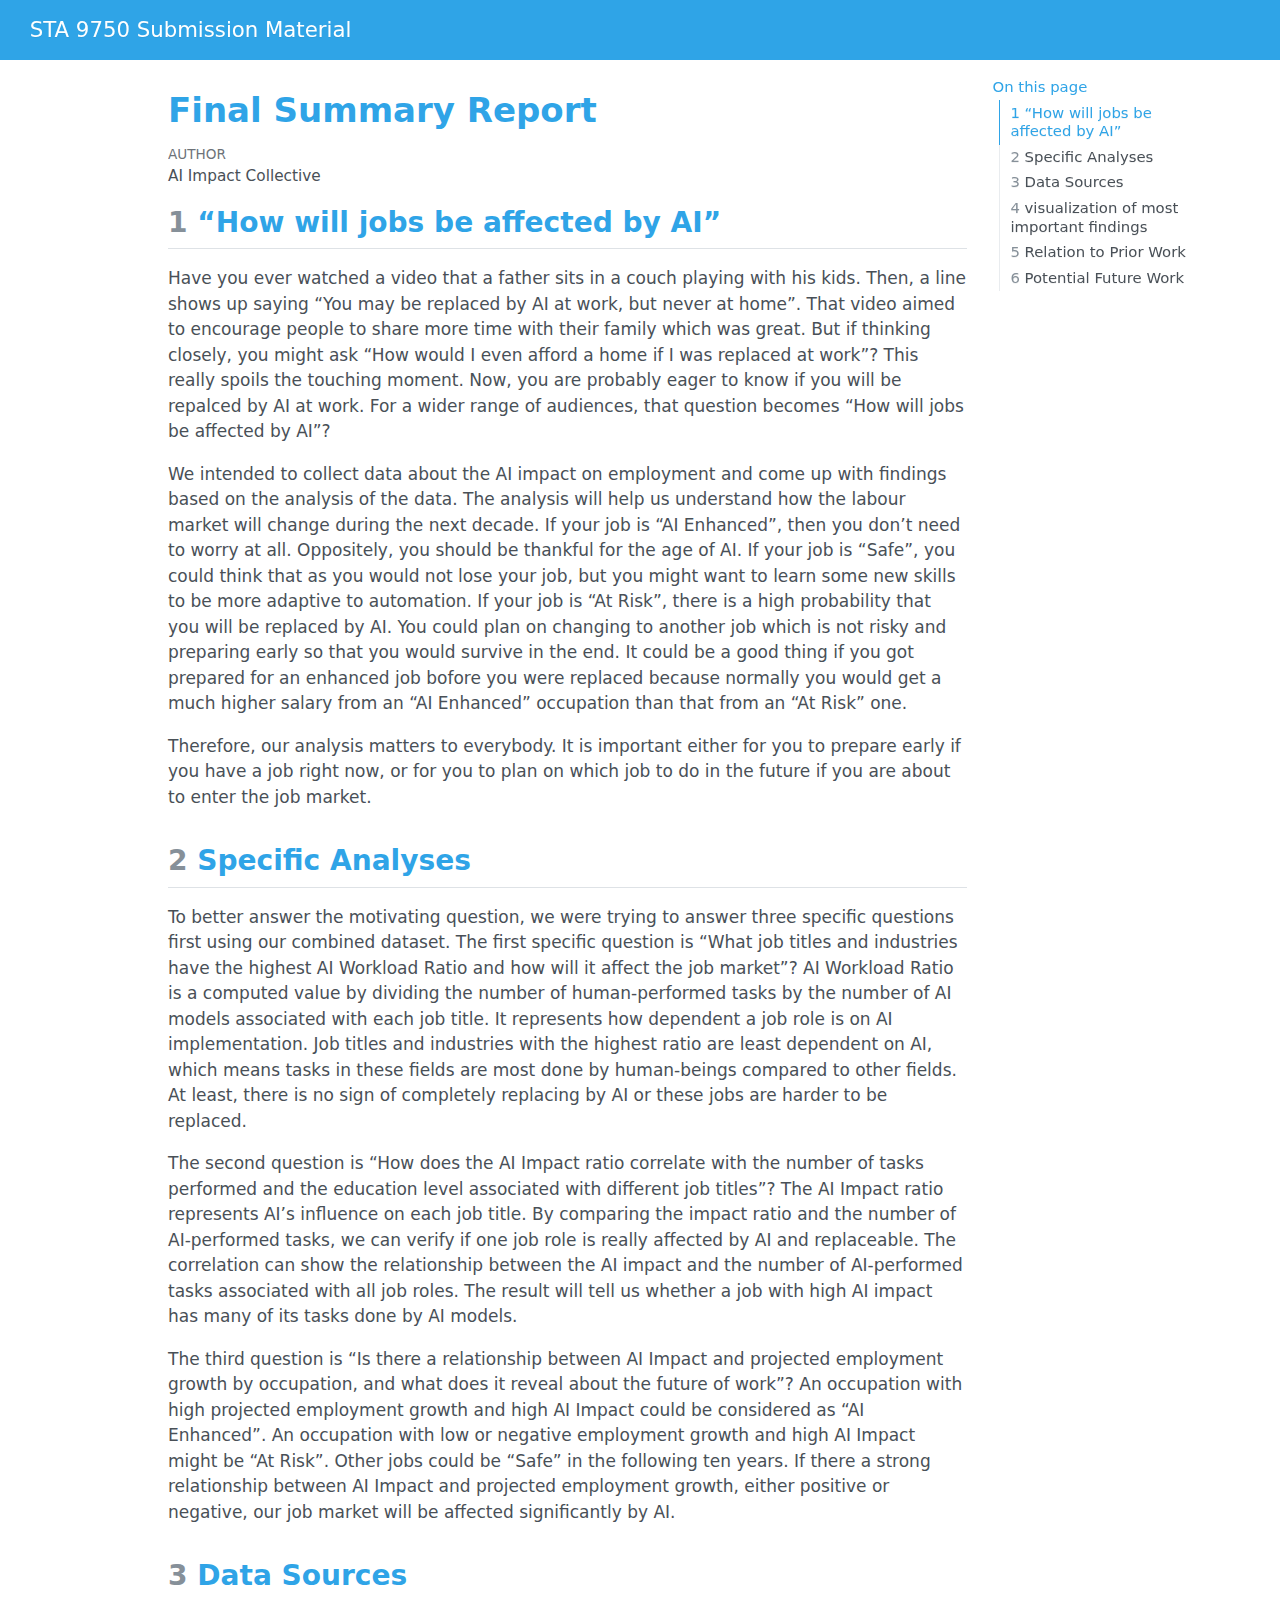
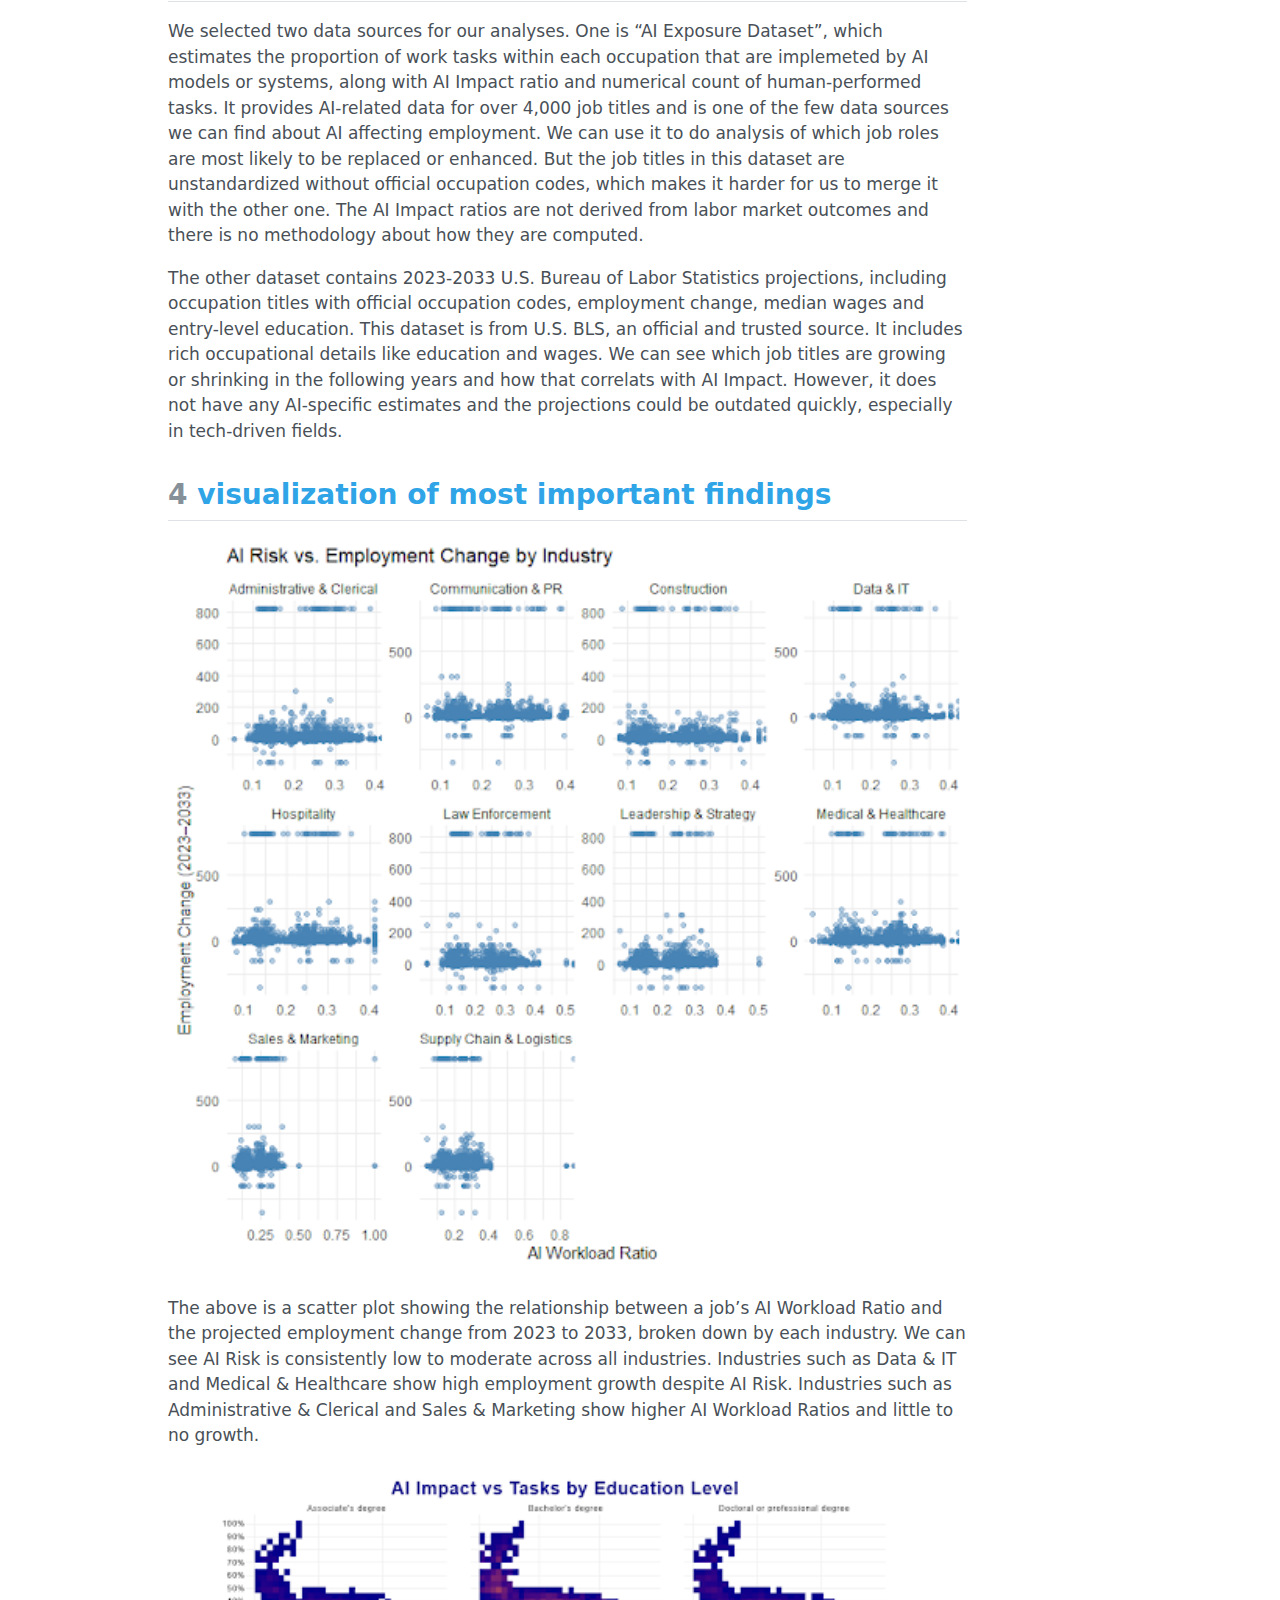
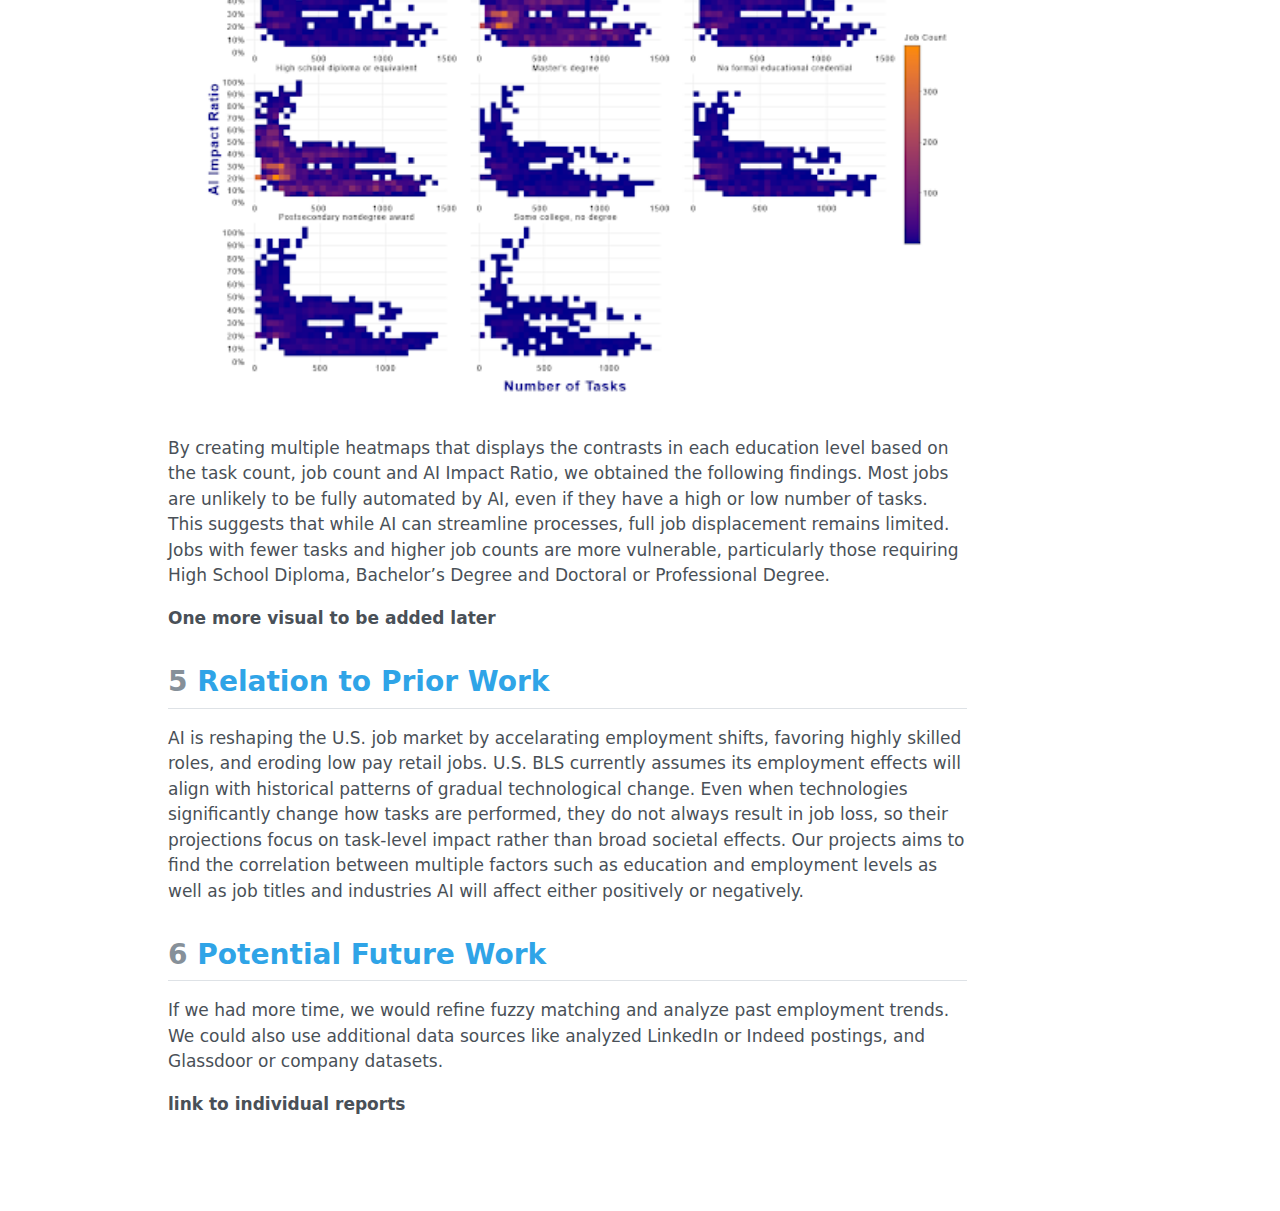
<file: docs/summary.html>
<!DOCTYPE html>
<html xmlns="http://www.w3.org/1999/xhtml" lang="en" xml:lang="en"><head>

<meta charset="utf-8">
<meta name="generator" content="quarto-1.6.40">

<meta name="viewport" content="width=device-width, initial-scale=1.0, user-scalable=yes">

<meta name="author" content="AI Impact Collective">

<title>Final Summary Report – STA 9750 Submission Material</title>
<style>
code{white-space: pre-wrap;}
span.smallcaps{font-variant: small-caps;}
div.columns{display: flex; gap: min(4vw, 1.5em);}
div.column{flex: auto; overflow-x: auto;}
div.hanging-indent{margin-left: 1.5em; text-indent: -1.5em;}
ul.task-list{list-style: none;}
ul.task-list li input[type="checkbox"] {
  width: 0.8em;
  margin: 0 0.8em 0.2em -1em; /* quarto-specific, see https://github.com/quarto-dev/quarto-cli/issues/4556 */ 
  vertical-align: middle;
}
</style>


<script src="site_libs/quarto-nav/quarto-nav.js"></script>
<script src="site_libs/quarto-nav/headroom.min.js"></script>
<script src="site_libs/clipboard/clipboard.min.js"></script>
<script src="site_libs/quarto-search/autocomplete.umd.js"></script>
<script src="site_libs/quarto-search/fuse.min.js"></script>
<script src="site_libs/quarto-search/quarto-search.js"></script>
<meta name="quarto:offset" content="./">
<script src="site_libs/quarto-html/quarto.js"></script>
<script src="site_libs/quarto-html/popper.min.js"></script>
<script src="site_libs/quarto-html/tippy.umd.min.js"></script>
<script src="site_libs/quarto-html/anchor.min.js"></script>
<link href="site_libs/quarto-html/tippy.css" rel="stylesheet">
<link href="site_libs/quarto-html/quarto-syntax-highlighting-549806ee2085284f45b00abea8c6df48.css" rel="stylesheet" id="quarto-text-highlighting-styles">
<script src="site_libs/bootstrap/bootstrap.min.js"></script>
<link href="site_libs/bootstrap/bootstrap-icons.css" rel="stylesheet">
<link href="site_libs/bootstrap/bootstrap-3405eb2cd25431ae6684dd634ade2368.min.css" rel="stylesheet" append-hash="true" id="quarto-bootstrap" data-mode="light">
<script id="quarto-search-options" type="application/json">{
  "location": "navbar",
  "copy-button": false,
  "collapse-after": 3,
  "panel-placement": "end",
  "type": "overlay",
  "limit": 50,
  "keyboard-shortcut": [
    "f",
    "/",
    "s"
  ],
  "show-item-context": false,
  "language": {
    "search-no-results-text": "No results",
    "search-matching-documents-text": "matching documents",
    "search-copy-link-title": "Copy link to search",
    "search-hide-matches-text": "Hide additional matches",
    "search-more-match-text": "more match in this document",
    "search-more-matches-text": "more matches in this document",
    "search-clear-button-title": "Clear",
    "search-text-placeholder": "",
    "search-detached-cancel-button-title": "Cancel",
    "search-submit-button-title": "Submit",
    "search-label": "Search"
  }
}</script>


</head>

<body class="nav-fixed">

<div id="quarto-search-results"></div>
  <header id="quarto-header" class="headroom fixed-top">
    <nav class="navbar navbar-expand-lg " data-bs-theme="dark">
      <div class="navbar-container container-fluid">
      <div class="navbar-brand-container mx-auto">
    <a class="navbar-brand" href="./index.html">
    <span class="navbar-title">STA 9750 Submission Material</span>
    </a>
  </div>
        <div class="quarto-navbar-tools tools-end">
</div>
      </div> <!-- /container-fluid -->
    </nav>
</header>
<!-- content -->
<div id="quarto-content" class="quarto-container page-columns page-rows-contents page-layout-article page-navbar">
<!-- sidebar -->
<!-- margin-sidebar -->
    <div id="quarto-margin-sidebar" class="sidebar margin-sidebar">
        <nav id="TOC" role="doc-toc" class="toc-active">
    <h2 id="toc-title">On this page</h2>
   
  <ul>
  <li><a href="#how-will-jobs-be-affected-by-ai" id="toc-how-will-jobs-be-affected-by-ai" class="nav-link active" data-scroll-target="#how-will-jobs-be-affected-by-ai"><span class="header-section-number">1</span> “How will jobs be affected by AI”</a></li>
  <li><a href="#specific-analyses" id="toc-specific-analyses" class="nav-link" data-scroll-target="#specific-analyses"><span class="header-section-number">2</span> Specific Analyses</a></li>
  <li><a href="#data-sources" id="toc-data-sources" class="nav-link" data-scroll-target="#data-sources"><span class="header-section-number">3</span> Data Sources</a></li>
  <li><a href="#visualization-of-most-important-findings" id="toc-visualization-of-most-important-findings" class="nav-link" data-scroll-target="#visualization-of-most-important-findings"><span class="header-section-number">4</span> visualization of most important findings</a></li>
  <li><a href="#relation-to-prior-work" id="toc-relation-to-prior-work" class="nav-link" data-scroll-target="#relation-to-prior-work"><span class="header-section-number">5</span> Relation to Prior Work</a></li>
  <li><a href="#potential-future-work" id="toc-potential-future-work" class="nav-link" data-scroll-target="#potential-future-work"><span class="header-section-number">6</span> Potential Future Work</a></li>
  </ul>
</nav>
    </div>
<!-- main -->
<main class="content" id="quarto-document-content">

<header id="title-block-header" class="quarto-title-block default">
<div class="quarto-title">
<h1 class="title">Final Summary Report</h1>
</div>



<div class="quarto-title-meta">

    <div>
    <div class="quarto-title-meta-heading">Author</div>
    <div class="quarto-title-meta-contents">
             <p>AI Impact Collective </p>
          </div>
  </div>
    
  
    
  </div>
  


</header>


<section id="how-will-jobs-be-affected-by-ai" class="level2" data-number="1">
<h2 data-number="1" class="anchored" data-anchor-id="how-will-jobs-be-affected-by-ai"><span class="header-section-number">1</span> “How will jobs be affected by AI”</h2>
<p>Have you ever watched a video that a father sits in a couch playing with his kids. Then, a line shows up saying “You may be replaced by AI at work, but never at home”. That video aimed to encourage people to share more time with their family which was great. But if thinking closely, you might ask “How would I even afford a home if I was replaced at work”? This really spoils the touching moment. Now, you are probably eager to know if you will be repalced by AI at work. For a wider range of audiences, that question becomes “How will jobs be affected by AI”?</p>
<p>We intended to collect data about the AI impact on employment and come up with findings based on the analysis of the data. The analysis will help us understand how the labour market will change during the next decade. If your job is “AI Enhanced”, then you don’t need to worry at all. Oppositely, you should be thankful for the age of AI. If your job is “Safe”, you could think that as you would not lose your job, but you might want to learn some new skills to be more adaptive to automation. If your job is “At Risk”, there is a high probability that you will be replaced by AI. You could plan on changing to another job which is not risky and preparing early so that you would survive in the end. It could be a good thing if you got prepared for an enhanced job bofore you were replaced because normally you would get a much higher salary from an “AI Enhanced” occupation than that from an “At Risk” one.</p>
<p>Therefore, our analysis matters to everybody. It is important either for you to prepare early if you have a job right now, or for you to plan on which job to do in the future if you are about to enter the job market.</p>
</section>
<section id="specific-analyses" class="level2" data-number="2">
<h2 data-number="2" class="anchored" data-anchor-id="specific-analyses"><span class="header-section-number">2</span> Specific Analyses</h2>
<p>To better answer the motivating question, we were trying to answer three specific questions first using our combined dataset. The first specific question is “What job titles and industries have the highest AI Workload Ratio and how will it affect the job market”? AI Workload Ratio is a computed value by dividing the number of human-performed tasks by the number of AI models associated with each job title. It represents how dependent a job role is on AI implementation. Job titles and industries with the highest ratio are least dependent on AI, which means tasks in these fields are most done by human-beings compared to other fields. At least, there is no sign of completely replacing by AI or these jobs are harder to be replaced.</p>
<p>The second question is “How does the AI Impact ratio correlate with the number of tasks performed and the education level associated with different job titles”? The AI Impact ratio represents AI’s influence on each job title. By comparing the impact ratio and the number of AI-performed tasks, we can verify if one job role is really affected by AI and replaceable. The correlation can show the relationship between the AI impact and the number of AI-performed tasks associated with all job roles. The result will tell us whether a job with high AI impact has many of its tasks done by AI models.</p>
<p>The third question is “Is there a relationship between AI Impact and projected employment growth by occupation, and what does it reveal about the future of work”? An occupation with high projected employment growth and high AI Impact could be considered as “AI Enhanced”. An occupation with low or negative employment growth and high AI Impact might be “At Risk”. Other jobs could be “Safe” in the following ten years. If there a strong relationship between AI Impact and projected employment growth, either positive or negative, our job market will be affected significantly by AI.</p>
</section>
<section id="data-sources" class="level2" data-number="3">
<h2 data-number="3" class="anchored" data-anchor-id="data-sources"><span class="header-section-number">3</span> Data Sources</h2>
<p>We selected two data sources for our analyses. One is “AI Exposure Dataset”, which estimates the proportion of work tasks within each occupation that are implemeted by AI models or systems, along with AI Impact ratio and numerical count of human-performed tasks. It provides AI-related data for over 4,000 job titles and is one of the few data sources we can find about AI affecting employment. We can use it to do analysis of which job roles are most likely to be replaced or enhanced. But the job titles in this dataset are unstandardized without official occupation codes, which makes it harder for us to merge it with the other one. The AI Impact ratios are not derived from labor market outcomes and there is no methodology about how they are computed.</p>
<p>The other dataset contains 2023-2033 U.S. Bureau of Labor Statistics projections, including occupation titles with official occupation codes, employment change, median wages and entry-level education. This dataset is from U.S. BLS, an official and trusted source. It includes rich occupational details like education and wages. We can see which job titles are growing or shrinking in the following years and how that correlats with AI Impact. However, it does not have any AI-specific estimates and the projections could be outdated quickly, especially in tech-driven fields.</p>
</section>
<section id="visualization-of-most-important-findings" class="level2" data-number="4">
<h2 data-number="4" class="anchored" data-anchor-id="visualization-of-most-important-findings"><span class="header-section-number">4</span> visualization of most important findings</h2>
<div class="cell">
<div class="cell-output-display">
<div>
<figure class="figure">
<p><img src="q1v.png" class="img-fluid figure-img" style="width:100.0%"></p>
</figure>
</div>
</div>
</div>
<p>The above is a scatter plot showing the relationship between a job’s AI Workload Ratio and the projected employment change from 2023 to 2033, broken down by each industry. We can see AI Risk is consistently low to moderate across all industries. Industries such as Data &amp; IT and Medical &amp; Healthcare show high employment growth despite AI Risk. Industries such as Administrative &amp; Clerical and Sales &amp; Marketing show higher AI Workload Ratios and little to no growth.</p>
<div class="cell">
<div class="cell-output-display">
<div>
<figure class="figure">
<p><img src="q2v.png" class="img-fluid figure-img" style="width:100.0%"></p>
</figure>
</div>
</div>
</div>
<p>By creating multiple heatmaps that displays the contrasts in each education level based on the task count, job count and AI Impact Ratio, we obtained the following findings. Most jobs are unlikely to be fully automated by AI, even if they have a high or low number of tasks. This suggests that while AI can streamline processes, full job displacement remains limited. Jobs with fewer tasks and higher job counts are more vulnerable, particularly those requiring High School Diploma, Bachelor’s Degree and Doctoral or Professional Degree.</p>
<p><strong>One more visual to be added later</strong></p>
</section>
<section id="relation-to-prior-work" class="level2" data-number="5">
<h2 data-number="5" class="anchored" data-anchor-id="relation-to-prior-work"><span class="header-section-number">5</span> Relation to Prior Work</h2>
<p>AI is reshaping the U.S. job market by accelarating employment shifts, favoring highly skilled roles, and eroding low pay retail jobs. U.S. BLS currently assumes its employment effects will align with historical patterns of gradual technological change. Even when technologies significantly change how tasks are performed, they do not always result in job loss, so their projections focus on task-level impact rather than broad societal effects. Our projects aims to find the correlation between multiple factors such as education and employment levels as well as job titles and industries AI will affect either positively or negatively.</p>
</section>
<section id="potential-future-work" class="level2" data-number="6">
<h2 data-number="6" class="anchored" data-anchor-id="potential-future-work"><span class="header-section-number">6</span> Potential Future Work</h2>
<p>If we had more time, we would refine fuzzy matching and analyze past employment trends. We could also use additional data sources like analyzed LinkedIn or Indeed postings, and Glassdoor or company datasets.</p>
<p><strong>link to individual reports</strong></p>


</section>

</main> <!-- /main -->
<script id="quarto-html-after-body" type="application/javascript">
window.document.addEventListener("DOMContentLoaded", function (event) {
  const toggleBodyColorMode = (bsSheetEl) => {
    const mode = bsSheetEl.getAttribute("data-mode");
    const bodyEl = window.document.querySelector("body");
    if (mode === "dark") {
      bodyEl.classList.add("quarto-dark");
      bodyEl.classList.remove("quarto-light");
    } else {
      bodyEl.classList.add("quarto-light");
      bodyEl.classList.remove("quarto-dark");
    }
  }
  const toggleBodyColorPrimary = () => {
    const bsSheetEl = window.document.querySelector("link#quarto-bootstrap");
    if (bsSheetEl) {
      toggleBodyColorMode(bsSheetEl);
    }
  }
  toggleBodyColorPrimary();  
  const icon = "";
  const anchorJS = new window.AnchorJS();
  anchorJS.options = {
    placement: 'right',
    icon: icon
  };
  anchorJS.add('.anchored');
  const isCodeAnnotation = (el) => {
    for (const clz of el.classList) {
      if (clz.startsWith('code-annotation-')) {                     
        return true;
      }
    }
    return false;
  }
  const onCopySuccess = function(e) {
    // button target
    const button = e.trigger;
    // don't keep focus
    button.blur();
    // flash "checked"
    button.classList.add('code-copy-button-checked');
    var currentTitle = button.getAttribute("title");
    button.setAttribute("title", "Copied!");
    let tooltip;
    if (window.bootstrap) {
      button.setAttribute("data-bs-toggle", "tooltip");
      button.setAttribute("data-bs-placement", "left");
      button.setAttribute("data-bs-title", "Copied!");
      tooltip = new bootstrap.Tooltip(button, 
        { trigger: "manual", 
          customClass: "code-copy-button-tooltip",
          offset: [0, -8]});
      tooltip.show();    
    }
    setTimeout(function() {
      if (tooltip) {
        tooltip.hide();
        button.removeAttribute("data-bs-title");
        button.removeAttribute("data-bs-toggle");
        button.removeAttribute("data-bs-placement");
      }
      button.setAttribute("title", currentTitle);
      button.classList.remove('code-copy-button-checked');
    }, 1000);
    // clear code selection
    e.clearSelection();
  }
  const getTextToCopy = function(trigger) {
      const codeEl = trigger.previousElementSibling.cloneNode(true);
      for (const childEl of codeEl.children) {
        if (isCodeAnnotation(childEl)) {
          childEl.remove();
        }
      }
      return codeEl.innerText;
  }
  const clipboard = new window.ClipboardJS('.code-copy-button:not([data-in-quarto-modal])', {
    text: getTextToCopy
  });
  clipboard.on('success', onCopySuccess);
  if (window.document.getElementById('quarto-embedded-source-code-modal')) {
    const clipboardModal = new window.ClipboardJS('.code-copy-button[data-in-quarto-modal]', {
      text: getTextToCopy,
      container: window.document.getElementById('quarto-embedded-source-code-modal')
    });
    clipboardModal.on('success', onCopySuccess);
  }
    var localhostRegex = new RegExp(/^(?:http|https):\/\/localhost\:?[0-9]*\//);
    var mailtoRegex = new RegExp(/^mailto:/);
      var filterRegex = new RegExp("https:\/\/song-bai-gh\.github\.io\/STA9750-2025-SPRING\/");
    var isInternal = (href) => {
        return filterRegex.test(href) || localhostRegex.test(href) || mailtoRegex.test(href);
    }
    // Inspect non-navigation links and adorn them if external
 	var links = window.document.querySelectorAll('a[href]:not(.nav-link):not(.navbar-brand):not(.toc-action):not(.sidebar-link):not(.sidebar-item-toggle):not(.pagination-link):not(.no-external):not([aria-hidden]):not(.dropdown-item):not(.quarto-navigation-tool):not(.about-link)');
    for (var i=0; i<links.length; i++) {
      const link = links[i];
      if (!isInternal(link.href)) {
        // undo the damage that might have been done by quarto-nav.js in the case of
        // links that we want to consider external
        if (link.dataset.originalHref !== undefined) {
          link.href = link.dataset.originalHref;
        }
      }
    }
  function tippyHover(el, contentFn, onTriggerFn, onUntriggerFn) {
    const config = {
      allowHTML: true,
      maxWidth: 500,
      delay: 100,
      arrow: false,
      appendTo: function(el) {
          return el.parentElement;
      },
      interactive: true,
      interactiveBorder: 10,
      theme: 'quarto',
      placement: 'bottom-start',
    };
    if (contentFn) {
      config.content = contentFn;
    }
    if (onTriggerFn) {
      config.onTrigger = onTriggerFn;
    }
    if (onUntriggerFn) {
      config.onUntrigger = onUntriggerFn;
    }
    window.tippy(el, config); 
  }
  const noterefs = window.document.querySelectorAll('a[role="doc-noteref"]');
  for (var i=0; i<noterefs.length; i++) {
    const ref = noterefs[i];
    tippyHover(ref, function() {
      // use id or data attribute instead here
      let href = ref.getAttribute('data-footnote-href') || ref.getAttribute('href');
      try { href = new URL(href).hash; } catch {}
      const id = href.replace(/^#\/?/, "");
      const note = window.document.getElementById(id);
      if (note) {
        return note.innerHTML;
      } else {
        return "";
      }
    });
  }
  const xrefs = window.document.querySelectorAll('a.quarto-xref');
  const processXRef = (id, note) => {
    // Strip column container classes
    const stripColumnClz = (el) => {
      el.classList.remove("page-full", "page-columns");
      if (el.children) {
        for (const child of el.children) {
          stripColumnClz(child);
        }
      }
    }
    stripColumnClz(note)
    if (id === null || id.startsWith('sec-')) {
      // Special case sections, only their first couple elements
      const container = document.createElement("div");
      if (note.children && note.children.length > 2) {
        container.appendChild(note.children[0].cloneNode(true));
        for (let i = 1; i < note.children.length; i++) {
          const child = note.children[i];
          if (child.tagName === "P" && child.innerText === "") {
            continue;
          } else {
            container.appendChild(child.cloneNode(true));
            break;
          }
        }
        if (window.Quarto?.typesetMath) {
          window.Quarto.typesetMath(container);
        }
        return container.innerHTML
      } else {
        if (window.Quarto?.typesetMath) {
          window.Quarto.typesetMath(note);
        }
        return note.innerHTML;
      }
    } else {
      // Remove any anchor links if they are present
      const anchorLink = note.querySelector('a.anchorjs-link');
      if (anchorLink) {
        anchorLink.remove();
      }
      if (window.Quarto?.typesetMath) {
        window.Quarto.typesetMath(note);
      }
      if (note.classList.contains("callout")) {
        return note.outerHTML;
      } else {
        return note.innerHTML;
      }
    }
  }
  for (var i=0; i<xrefs.length; i++) {
    const xref = xrefs[i];
    tippyHover(xref, undefined, function(instance) {
      instance.disable();
      let url = xref.getAttribute('href');
      let hash = undefined; 
      if (url.startsWith('#')) {
        hash = url;
      } else {
        try { hash = new URL(url).hash; } catch {}
      }
      if (hash) {
        const id = hash.replace(/^#\/?/, "");
        const note = window.document.getElementById(id);
        if (note !== null) {
          try {
            const html = processXRef(id, note.cloneNode(true));
            instance.setContent(html);
          } finally {
            instance.enable();
            instance.show();
          }
        } else {
          // See if we can fetch this
          fetch(url.split('#')[0])
          .then(res => res.text())
          .then(html => {
            const parser = new DOMParser();
            const htmlDoc = parser.parseFromString(html, "text/html");
            const note = htmlDoc.getElementById(id);
            if (note !== null) {
              const html = processXRef(id, note);
              instance.setContent(html);
            } 
          }).finally(() => {
            instance.enable();
            instance.show();
          });
        }
      } else {
        // See if we can fetch a full url (with no hash to target)
        // This is a special case and we should probably do some content thinning / targeting
        fetch(url)
        .then(res => res.text())
        .then(html => {
          const parser = new DOMParser();
          const htmlDoc = parser.parseFromString(html, "text/html");
          const note = htmlDoc.querySelector('main.content');
          if (note !== null) {
            // This should only happen for chapter cross references
            // (since there is no id in the URL)
            // remove the first header
            if (note.children.length > 0 && note.children[0].tagName === "HEADER") {
              note.children[0].remove();
            }
            const html = processXRef(null, note);
            instance.setContent(html);
          } 
        }).finally(() => {
          instance.enable();
          instance.show();
        });
      }
    }, function(instance) {
    });
  }
      let selectedAnnoteEl;
      const selectorForAnnotation = ( cell, annotation) => {
        let cellAttr = 'data-code-cell="' + cell + '"';
        let lineAttr = 'data-code-annotation="' +  annotation + '"';
        const selector = 'span[' + cellAttr + '][' + lineAttr + ']';
        return selector;
      }
      const selectCodeLines = (annoteEl) => {
        const doc = window.document;
        const targetCell = annoteEl.getAttribute("data-target-cell");
        const targetAnnotation = annoteEl.getAttribute("data-target-annotation");
        const annoteSpan = window.document.querySelector(selectorForAnnotation(targetCell, targetAnnotation));
        const lines = annoteSpan.getAttribute("data-code-lines").split(",");
        const lineIds = lines.map((line) => {
          return targetCell + "-" + line;
        })
        let top = null;
        let height = null;
        let parent = null;
        if (lineIds.length > 0) {
            //compute the position of the single el (top and bottom and make a div)
            const el = window.document.getElementById(lineIds[0]);
            top = el.offsetTop;
            height = el.offsetHeight;
            parent = el.parentElement.parentElement;
          if (lineIds.length > 1) {
            const lastEl = window.document.getElementById(lineIds[lineIds.length - 1]);
            const bottom = lastEl.offsetTop + lastEl.offsetHeight;
            height = bottom - top;
          }
          if (top !== null && height !== null && parent !== null) {
            // cook up a div (if necessary) and position it 
            let div = window.document.getElementById("code-annotation-line-highlight");
            if (div === null) {
              div = window.document.createElement("div");
              div.setAttribute("id", "code-annotation-line-highlight");
              div.style.position = 'absolute';
              parent.appendChild(div);
            }
            div.style.top = top - 2 + "px";
            div.style.height = height + 4 + "px";
            div.style.left = 0;
            let gutterDiv = window.document.getElementById("code-annotation-line-highlight-gutter");
            if (gutterDiv === null) {
              gutterDiv = window.document.createElement("div");
              gutterDiv.setAttribute("id", "code-annotation-line-highlight-gutter");
              gutterDiv.style.position = 'absolute';
              const codeCell = window.document.getElementById(targetCell);
              const gutter = codeCell.querySelector('.code-annotation-gutter');
              gutter.appendChild(gutterDiv);
            }
            gutterDiv.style.top = top - 2 + "px";
            gutterDiv.style.height = height + 4 + "px";
          }
          selectedAnnoteEl = annoteEl;
        }
      };
      const unselectCodeLines = () => {
        const elementsIds = ["code-annotation-line-highlight", "code-annotation-line-highlight-gutter"];
        elementsIds.forEach((elId) => {
          const div = window.document.getElementById(elId);
          if (div) {
            div.remove();
          }
        });
        selectedAnnoteEl = undefined;
      };
        // Handle positioning of the toggle
    window.addEventListener(
      "resize",
      throttle(() => {
        elRect = undefined;
        if (selectedAnnoteEl) {
          selectCodeLines(selectedAnnoteEl);
        }
      }, 10)
    );
    function throttle(fn, ms) {
    let throttle = false;
    let timer;
      return (...args) => {
        if(!throttle) { // first call gets through
            fn.apply(this, args);
            throttle = true;
        } else { // all the others get throttled
            if(timer) clearTimeout(timer); // cancel #2
            timer = setTimeout(() => {
              fn.apply(this, args);
              timer = throttle = false;
            }, ms);
        }
      };
    }
      // Attach click handler to the DT
      const annoteDls = window.document.querySelectorAll('dt[data-target-cell]');
      for (const annoteDlNode of annoteDls) {
        annoteDlNode.addEventListener('click', (event) => {
          const clickedEl = event.target;
          if (clickedEl !== selectedAnnoteEl) {
            unselectCodeLines();
            const activeEl = window.document.querySelector('dt[data-target-cell].code-annotation-active');
            if (activeEl) {
              activeEl.classList.remove('code-annotation-active');
            }
            selectCodeLines(clickedEl);
            clickedEl.classList.add('code-annotation-active');
          } else {
            // Unselect the line
            unselectCodeLines();
            clickedEl.classList.remove('code-annotation-active');
          }
        });
      }
  const findCites = (el) => {
    const parentEl = el.parentElement;
    if (parentEl) {
      const cites = parentEl.dataset.cites;
      if (cites) {
        return {
          el,
          cites: cites.split(' ')
        };
      } else {
        return findCites(el.parentElement)
      }
    } else {
      return undefined;
    }
  };
  var bibliorefs = window.document.querySelectorAll('a[role="doc-biblioref"]');
  for (var i=0; i<bibliorefs.length; i++) {
    const ref = bibliorefs[i];
    const citeInfo = findCites(ref);
    if (citeInfo) {
      tippyHover(citeInfo.el, function() {
        var popup = window.document.createElement('div');
        citeInfo.cites.forEach(function(cite) {
          var citeDiv = window.document.createElement('div');
          citeDiv.classList.add('hanging-indent');
          citeDiv.classList.add('csl-entry');
          var biblioDiv = window.document.getElementById('ref-' + cite);
          if (biblioDiv) {
            citeDiv.innerHTML = biblioDiv.innerHTML;
          }
          popup.appendChild(citeDiv);
        });
        return popup.innerHTML;
      });
    }
  }
});
</script>
</div> <!-- /content -->




</body></html>
</file>
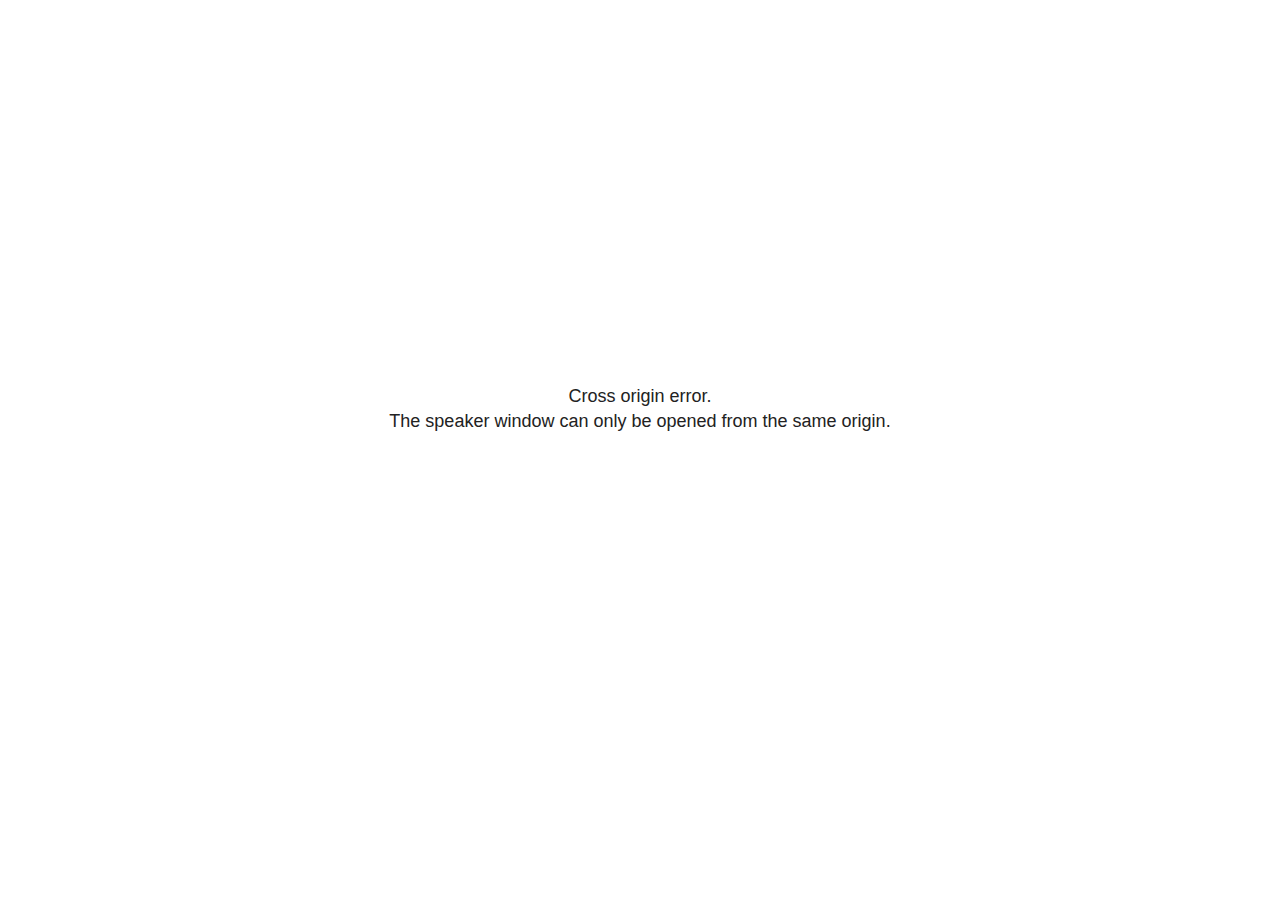
<file: docs/site_libs/revealjs/plugin/notes/speaker-view.html>
<!--
	NOTE: You need to build the notes plugin after making changes to this file.
-->
<html lang="en">
	<head>
		<meta charset="utf-8">

		<title>reveal.js - Speaker View</title>

		<style>
			body {
				font-family: Helvetica;
				font-size: 18px;
			}

			#current-slide,
			#upcoming-slide,
			#speaker-controls {
				padding: 6px;
				box-sizing: border-box;
				-moz-box-sizing: border-box;
			}

			#current-slide iframe,
			#upcoming-slide iframe {
				width: 100%;
				height: 100%;
				border: 1px solid #ddd;
			}

			#current-slide .label,
			#upcoming-slide .label {
				position: absolute;
				top: 10px;
				left: 10px;
				z-index: 2;
			}

			#connection-status {
				position: absolute;
				top: 0;
				left: 0;
				width: 100%;
				height: 100%;
				z-index: 20;
				padding: 30% 20% 20% 20%;
				font-size: 18px;
				color: #222;
				background: #fff;
				text-align: center;
				box-sizing: border-box;
				line-height: 1.4;
			}

			.overlay-element {
				height: 34px;
				line-height: 34px;
				padding: 0 10px;
				text-shadow: none;
				background: rgba( 220, 220, 220, 0.8 );
				color: #222;
				font-size: 14px;
			}

			.overlay-element.interactive:hover {
				background: rgba( 220, 220, 220, 1 );
			}

			#current-slide {
				position: absolute;
				width: 60%;
				height: 100%;
				top: 0;
				left: 0;
				padding-right: 0;
			}

			#upcoming-slide {
				position: absolute;
				width: 40%;
				height: 40%;
				right: 0;
				top: 0;
			}

			/* Speaker controls */
			#speaker-controls {
				position: absolute;
				top: 40%;
				right: 0;
				width: 40%;
				height: 60%;
				overflow: auto;
				font-size: 18px;
			}

				.speaker-controls-time.hidden,
				.speaker-controls-notes.hidden {
					display: none;
				}

				.speaker-controls-time .label,
				.speaker-controls-pace .label,
				.speaker-controls-notes .label {
					text-transform: uppercase;
					font-weight: normal;
					font-size: 0.66em;
					color: #666;
					margin: 0;
				}

				.speaker-controls-time, .speaker-controls-pace {
					border-bottom: 1px solid rgba( 200, 200, 200, 0.5 );
					margin-bottom: 10px;
					padding: 10px 16px;
					padding-bottom: 20px;
					cursor: pointer;
				}

				.speaker-controls-time .reset-button {
					opacity: 0;
					float: right;
					color: #666;
					text-decoration: none;
				}
				.speaker-controls-time:hover .reset-button {
					opacity: 1;
				}

				.speaker-controls-time .timer,
				.speaker-controls-time .clock {
					width: 50%;
				}

				.speaker-controls-time .timer,
				.speaker-controls-time .clock,
				.speaker-controls-time .pacing .hours-value,
				.speaker-controls-time .pacing .minutes-value,
				.speaker-controls-time .pacing .seconds-value {
					font-size: 1.9em;
				}

				.speaker-controls-time .timer {
					float: left;
				}

				.speaker-controls-time .clock {
					float: right;
					text-align: right;
				}

				.speaker-controls-time span.mute {
					opacity: 0.3;
				}

				.speaker-controls-time .pacing-title {
					margin-top: 5px;
				}

				.speaker-controls-time .pacing.ahead {
					color: blue;
				}

				.speaker-controls-time .pacing.on-track {
					color: green;
				}

				.speaker-controls-time .pacing.behind {
					color: red;
				}

				.speaker-controls-notes {
					padding: 10px 16px;
				}

				.speaker-controls-notes .value {
					margin-top: 5px;
					line-height: 1.4;
					font-size: 1.2em;
				}

			/* Layout selector */
			#speaker-layout {
				position: absolute;
				top: 10px;
				right: 10px;
				color: #222;
				z-index: 10;
			}
				#speaker-layout select {
					position: absolute;
					width: 100%;
					height: 100%;
					top: 0;
					left: 0;
					border: 0;
					box-shadow: 0;
					cursor: pointer;
					opacity: 0;

					font-size: 1em;
					background-color: transparent;

					-moz-appearance: none;
					-webkit-appearance: none;
					-webkit-tap-highlight-color: rgba(0, 0, 0, 0);
				}

				#speaker-layout select:focus {
					outline: none;
					box-shadow: none;
				}

			.clear {
				clear: both;
			}

			/* Speaker layout: Wide */
			body[data-speaker-layout="wide"] #current-slide,
			body[data-speaker-layout="wide"] #upcoming-slide {
				width: 50%;
				height: 45%;
				padding: 6px;
			}

			body[data-speaker-layout="wide"] #current-slide {
				top: 0;
				left: 0;
			}

			body[data-speaker-layout="wide"] #upcoming-slide {
				top: 0;
				left: 50%;
			}

			body[data-speaker-layout="wide"] #speaker-controls {
				top: 45%;
				left: 0;
				width: 100%;
				height: 50%;
				font-size: 1.25em;
			}

			/* Speaker layout: Tall */
			body[data-speaker-layout="tall"] #current-slide,
			body[data-speaker-layout="tall"] #upcoming-slide {
				width: 45%;
				height: 50%;
				padding: 6px;
			}

			body[data-speaker-layout="tall"] #current-slide {
				top: 0;
				left: 0;
			}

			body[data-speaker-layout="tall"] #upcoming-slide {
				top: 50%;
				left: 0;
			}

			body[data-speaker-layout="tall"] #speaker-controls {
				padding-top: 40px;
				top: 0;
				left: 45%;
				width: 55%;
				height: 100%;
				font-size: 1.25em;
			}

			/* Speaker layout: Notes only */
			body[data-speaker-layout="notes-only"] #current-slide,
			body[data-speaker-layout="notes-only"] #upcoming-slide {
				display: none;
			}

			body[data-speaker-layout="notes-only"] #speaker-controls {
				padding-top: 40px;
				top: 0;
				left: 0;
				width: 100%;
				height: 100%;
				font-size: 1.25em;
			}

			@media screen and (max-width: 1080px) {
				body[data-speaker-layout="default"] #speaker-controls {
					font-size: 16px;
				}
			}

			@media screen and (max-width: 900px) {
				body[data-speaker-layout="default"] #speaker-controls {
					font-size: 14px;
				}
			}

			@media screen and (max-width: 800px) {
				body[data-speaker-layout="default"] #speaker-controls {
					font-size: 12px;
				}
			}

		</style>
	</head>

	<body>

		<div id="connection-status">Loading speaker view...</div>

		<div id="current-slide"></div>
		<div id="upcoming-slide"><span class="overlay-element label">Upcoming</span></div>
		<div id="speaker-controls">
			<div class="speaker-controls-time">
				<h4 class="label">Time <span class="reset-button">Click to Reset</span></h4>
				<div class="clock">
					<span class="clock-value">0:00 AM</span>
				</div>
				<div class="timer">
					<span class="hours-value">00</span><span class="minutes-value">:00</span><span class="seconds-value">:00</span>
				</div>
				<div class="clear"></div>

				<h4 class="label pacing-title" style="display: none">Pacing – Time to finish current slide</h4>
				<div class="pacing" style="display: none">
					<span class="hours-value">00</span><span class="minutes-value">:00</span><span class="seconds-value">:00</span>
				</div>
			</div>

			<div class="speaker-controls-notes hidden">
				<h4 class="label">Notes</h4>
				<div class="value"></div>
			</div>
		</div>
		<div id="speaker-layout" class="overlay-element interactive">
			<span class="speaker-layout-label"></span>
			<select class="speaker-layout-dropdown"></select>
		</div>

		<script>

			(function() {

				var notes,
					notesValue,
					currentState,
					currentSlide,
					upcomingSlide,
					layoutLabel,
					layoutDropdown,
					pendingCalls = {},
					lastRevealApiCallId = 0,
					connected = false

				var connectionStatus = document.querySelector( '#connection-status' );

				var SPEAKER_LAYOUTS = {
					'default': 'Default',
					'wide': 'Wide',
					'tall': 'Tall',
					'notes-only': 'Notes only'
				};

				setupLayout();

				let openerOrigin;

				try {
					openerOrigin = window.opener.location.origin;
				}
				catch ( error ) { console.warn( error ) }

				// In order to prevent XSS, the speaker view will only run if its
				// opener has the same origin as itself
				if( window.location.origin !== openerOrigin ) {
					connectionStatus.innerHTML = 'Cross origin error.<br>The speaker window can only be opened from the same origin.';
					return;
				}

				var connectionTimeout = setTimeout( function() {
					connectionStatus.innerHTML = 'Error connecting to main window.<br>Please try closing and reopening the speaker view.';
				}, 5000 );

				window.addEventListener( 'message', function( event ) {

					// Validate the origin of all messages to avoid parsing messages
					// that aren't meant for us. Ignore when running off file:// so
					// that the speaker view continues to work without a web server.
					if( window.location.origin !== event.origin && window.location.origin !== 'file://' ) {
						return
					}

					clearTimeout( connectionTimeout );
					connectionStatus.style.display = 'none';

					var data = JSON.parse( event.data );

					// The overview mode is only useful to the reveal.js instance
					// where navigation occurs so we don't sync it
					if( data.state ) delete data.state.overview;

					// Messages sent by the notes plugin inside of the main window
					if( data && data.namespace === 'reveal-notes' ) {
						if( data.type === 'connect' ) {
							handleConnectMessage( data );
						}
						else if( data.type === 'state' ) {
							handleStateMessage( data );
						}
						else if( data.type === 'return' ) {
							pendingCalls[data.callId](data.result);
							delete pendingCalls[data.callId];
						}
					}
					// Messages sent by the reveal.js inside of the current slide preview
					else if( data && data.namespace === 'reveal' ) {
						if( /ready/.test( data.eventName ) ) {
							// Send a message back to notify that the handshake is complete
							window.opener.postMessage( JSON.stringify({ namespace: 'reveal-notes', type: 'connected'} ), '*' );
						}
						else if( /slidechanged|fragmentshown|fragmenthidden|paused|resumed/.test( data.eventName ) && currentState !== JSON.stringify( data.state ) ) {

							dispatchStateToMainWindow( data.state );

						}
					}

				} );

				/**
				 * Updates the presentation in the main window to match the state
				 * of the presentation in the notes window.
				 */
				const dispatchStateToMainWindow = debounce(( state ) => {
					window.opener.postMessage( JSON.stringify({ method: 'setState', args: [ state ]} ), '*' );
				}, 500);

				/**
				 * Asynchronously calls the Reveal.js API of the main frame.
				 */
				function callRevealApi( methodName, methodArguments, callback ) {

					var callId = ++lastRevealApiCallId;
					pendingCalls[callId] = callback;
					window.opener.postMessage( JSON.stringify( {
						namespace: 'reveal-notes',
						type: 'call',
						callId: callId,
						methodName: methodName,
						arguments: methodArguments
					} ), '*' );

				}

				/**
				 * Called when the main window is trying to establish a
				 * connection.
				 */
				function handleConnectMessage( data ) {

					if( connected === false ) {
						connected = true;

						setupIframes( data );
						setupKeyboard();
						setupNotes();
						setupTimer();
						setupHeartbeat();
					}

				}

				/**
				 * Called when the main window sends an updated state.
				 */
				function handleStateMessage( data ) {

					// Store the most recently set state to avoid circular loops
					// applying the same state
					currentState = JSON.stringify( data.state );

					// No need for updating the notes in case of fragment changes
					if ( data.notes ) {
						notes.classList.remove( 'hidden' );
						notesValue.style.whiteSpace = data.whitespace;
						if( data.markdown ) {
							notesValue.innerHTML = marked( data.notes );
						}
						else {
							notesValue.innerHTML = data.notes;
						}
					}
					else {
						notes.classList.add( 'hidden' );
					}

					// Update the note slides
					currentSlide.contentWindow.postMessage( JSON.stringify({ method: 'setState', args: [ data.state ] }), '*' );
					upcomingSlide.contentWindow.postMessage( JSON.stringify({ method: 'setState', args: [ data.state ] }), '*' );
					upcomingSlide.contentWindow.postMessage( JSON.stringify({ method: 'next' }), '*' );

				}

				// Limit to max one state update per X ms
				handleStateMessage = debounce( handleStateMessage, 200 );

				/**
				 * Forward keyboard events to the current slide window.
				 * This enables keyboard events to work even if focus
				 * isn't set on the current slide iframe.
				 *
				 * Block F5 default handling, it reloads and disconnects
				 * the speaker notes window.
				 */
				function setupKeyboard() {

					document.addEventListener( 'keydown', function( event ) {
						if( event.keyCode === 116 || ( event.metaKey && event.keyCode === 82 ) ) {
							event.preventDefault();
							return false;
						}
						currentSlide.contentWindow.postMessage( JSON.stringify({ method: 'triggerKey', args: [ event.keyCode ] }), '*' );
					} );

				}

				/**
				 * Creates the preview iframes.
				 */
				function setupIframes( data ) {

					var params = [
						'receiver',
						'progress=false',
						'history=false',
						'transition=none',
						'autoSlide=0',
						'backgroundTransition=none'
					].join( '&' );

					var urlSeparator = /\?/.test(data.url) ? '&' : '?';
					var hash = '#/' + data.state.indexh + '/' + data.state.indexv;
					var currentURL = data.url + urlSeparator + params + '&scrollActivationWidth=false&postMessageEvents=true' + hash;
					var upcomingURL = data.url + urlSeparator + params + '&scrollActivationWidth=false&controls=false' + hash;

					currentSlide = document.createElement( 'iframe' );
					currentSlide.setAttribute( 'width', 1280 );
					currentSlide.setAttribute( 'height', 1024 );
					currentSlide.setAttribute( 'src', currentURL );
					document.querySelector( '#current-slide' ).appendChild( currentSlide );

					upcomingSlide = document.createElement( 'iframe' );
					upcomingSlide.setAttribute( 'width', 640 );
					upcomingSlide.setAttribute( 'height', 512 );
					upcomingSlide.setAttribute( 'src', upcomingURL );
					document.querySelector( '#upcoming-slide' ).appendChild( upcomingSlide );

				}

				/**
				 * Setup the notes UI.
				 */
				function setupNotes() {

					notes = document.querySelector( '.speaker-controls-notes' );
					notesValue = document.querySelector( '.speaker-controls-notes .value' );

				}

				/**
				 * We send out a heartbeat at all times to ensure we can
				 * reconnect with the main presentation window after reloads.
				 */
				function setupHeartbeat() {

					setInterval( () => {
						window.opener.postMessage( JSON.stringify({ namespace: 'reveal-notes', type: 'heartbeat'} ), '*' );
					}, 1000 );

				}

				function getTimings( callback ) {

					callRevealApi( 'getSlidesAttributes', [], function ( slideAttributes ) {
						callRevealApi( 'getConfig', [], function ( config ) {
							var totalTime = config.totalTime;
							var minTimePerSlide = config.minimumTimePerSlide || 0;
							var defaultTiming = config.defaultTiming;
							if ((defaultTiming == null) && (totalTime == null)) {
								callback(null);
								return;
							}
							// Setting totalTime overrides defaultTiming
							if (totalTime) {
								defaultTiming = 0;
							}
							var timings = [];
							for ( var i in slideAttributes ) {
								var slide = slideAttributes[ i ];
								var timing = defaultTiming;
								if( slide.hasOwnProperty( 'data-timing' )) {
									var t = slide[ 'data-timing' ];
									timing = parseInt(t);
									if( isNaN(timing) ) {
										console.warn("Could not parse timing '" + t + "' of slide " + i + "; using default of " + defaultTiming);
										timing = defaultTiming;
									}
								}
								timings.push(timing);
							}
							if ( totalTime ) {
								// After we've allocated time to individual slides, we summarize it and
								// subtract it from the total time
								var remainingTime = totalTime - timings.reduce( function(a, b) { return a + b; }, 0 );
								// The remaining time is divided by the number of slides that have 0 seconds
								// allocated at the moment, giving the average time-per-slide on the remaining slides
								var remainingSlides = (timings.filter( function(x) { return x == 0 }) ).length
								var timePerSlide = Math.round( remainingTime / remainingSlides, 0 )
								// And now we replace every zero-value timing with that average
								timings = timings.map( function(x) { return (x==0 ? timePerSlide : x) } );
							}
							var slidesUnderMinimum = timings.filter( function(x) { return (x < minTimePerSlide) } ).length
							if ( slidesUnderMinimum ) {
								message = "The pacing time for " + slidesUnderMinimum + " slide(s) is under the configured minimum of " + minTimePerSlide + " seconds. Check the data-timing attribute on individual slides, or consider increasing the totalTime or minimumTimePerSlide configuration options (or removing some slides).";
								alert(message);
							}
							callback( timings );
						} );
					} );

				}

				/**
				 * Return the number of seconds allocated for presenting
				 * all slides up to and including this one.
				 */
				function getTimeAllocated( timings, callback ) {

					callRevealApi( 'getSlidePastCount', [], function ( currentSlide ) {
						var allocated = 0;
						for (var i in timings.slice(0, currentSlide + 1)) {
							allocated += timings[i];
						}
						callback( allocated );
					} );

				}

				/**
				 * Create the timer and clock and start updating them
				 * at an interval.
				 */
				function setupTimer() {

					var start = new Date(),
					timeEl = document.querySelector( '.speaker-controls-time' ),
					clockEl = timeEl.querySelector( '.clock-value' ),
					hoursEl = timeEl.querySelector( '.hours-value' ),
					minutesEl = timeEl.querySelector( '.minutes-value' ),
					secondsEl = timeEl.querySelector( '.seconds-value' ),
					pacingTitleEl = timeEl.querySelector( '.pacing-title' ),
					pacingEl = timeEl.querySelector( '.pacing' ),
					pacingHoursEl = pacingEl.querySelector( '.hours-value' ),
					pacingMinutesEl = pacingEl.querySelector( '.minutes-value' ),
					pacingSecondsEl = pacingEl.querySelector( '.seconds-value' );

					var timings = null;
					getTimings( function ( _timings ) {

						timings = _timings;
						if (_timings !== null) {
							pacingTitleEl.style.removeProperty('display');
							pacingEl.style.removeProperty('display');
						}

						// Update once directly
						_updateTimer();

						// Then update every second
						setInterval( _updateTimer, 1000 );

					} );


					function _resetTimer() {

						if (timings == null) {
							start = new Date();
							_updateTimer();
						}
						else {
							// Reset timer to beginning of current slide
							getTimeAllocated( timings, function ( slideEndTimingSeconds ) {
								var slideEndTiming = slideEndTimingSeconds * 1000;
								callRevealApi( 'getSlidePastCount', [], function ( currentSlide ) {
									var currentSlideTiming = timings[currentSlide] * 1000;
									var previousSlidesTiming = slideEndTiming - currentSlideTiming;
									var now = new Date();
									start = new Date(now.getTime() - previousSlidesTiming);
									_updateTimer();
								} );
							} );
						}

					}

					timeEl.addEventListener( 'click', function() {
						_resetTimer();
						return false;
					} );

					function _displayTime( hrEl, minEl, secEl, time) {

						var sign = Math.sign(time) == -1 ? "-" : "";
						time = Math.abs(Math.round(time / 1000));
						var seconds = time % 60;
						var minutes = Math.floor( time / 60 ) % 60 ;
						var hours = Math.floor( time / ( 60 * 60 )) ;
						hrEl.innerHTML = sign + zeroPadInteger( hours );
						if (hours == 0) {
							hrEl.classList.add( 'mute' );
						}
						else {
							hrEl.classList.remove( 'mute' );
						}
						minEl.innerHTML = ':' + zeroPadInteger( minutes );
						if (hours == 0 && minutes == 0) {
							minEl.classList.add( 'mute' );
						}
						else {
							minEl.classList.remove( 'mute' );
						}
						secEl.innerHTML = ':' + zeroPadInteger( seconds );
					}

					function _updateTimer() {

						var diff, hours, minutes, seconds,
						now = new Date();

						diff = now.getTime() - start.getTime();

						clockEl.innerHTML = now.toLocaleTimeString( 'en-US', { hour12: true, hour: '2-digit', minute:'2-digit' } );
						_displayTime( hoursEl, minutesEl, secondsEl, diff );
						if (timings !== null) {
							_updatePacing(diff);
						}

					}

					function _updatePacing(diff) {

						getTimeAllocated( timings, function ( slideEndTimingSeconds ) {
							var slideEndTiming = slideEndTimingSeconds * 1000;

							callRevealApi( 'getSlidePastCount', [], function ( currentSlide ) {
								var currentSlideTiming = timings[currentSlide] * 1000;
								var timeLeftCurrentSlide = slideEndTiming - diff;
								if (timeLeftCurrentSlide < 0) {
									pacingEl.className = 'pacing behind';
								}
								else if (timeLeftCurrentSlide < currentSlideTiming) {
									pacingEl.className = 'pacing on-track';
								}
								else {
									pacingEl.className = 'pacing ahead';
								}
								_displayTime( pacingHoursEl, pacingMinutesEl, pacingSecondsEl, timeLeftCurrentSlide );
							} );
						} );
					}

				}

				/**
				 * Sets up the speaker view layout and layout selector.
				 */
				function setupLayout() {

					layoutDropdown = document.querySelector( '.speaker-layout-dropdown' );
					layoutLabel = document.querySelector( '.speaker-layout-label' );

					// Render the list of available layouts
					for( var id in SPEAKER_LAYOUTS ) {
						var option = document.createElement( 'option' );
						option.setAttribute( 'value', id );
						option.textContent = SPEAKER_LAYOUTS[ id ];
						layoutDropdown.appendChild( option );
					}

					// Monitor the dropdown for changes
					layoutDropdown.addEventListener( 'change', function( event ) {

						setLayout( layoutDropdown.value );

					}, false );

					// Restore any currently persisted layout
					setLayout( getLayout() );

				}

				/**
				 * Sets a new speaker view layout. The layout is persisted
				 * in local storage.
				 */
				function setLayout( value ) {

					var title = SPEAKER_LAYOUTS[ value ];

					layoutLabel.innerHTML = 'Layout' + ( title ? ( ': ' + title ) : '' );
					layoutDropdown.value = value;

					document.body.setAttribute( 'data-speaker-layout', value );

					// Persist locally
					if( supportsLocalStorage() ) {
						window.localStorage.setItem( 'reveal-speaker-layout', value );
					}

				}

				/**
				 * Returns the ID of the most recently set speaker layout
				 * or our default layout if none has been set.
				 */
				function getLayout() {

					if( supportsLocalStorage() ) {
						var layout = window.localStorage.getItem( 'reveal-speaker-layout' );
						if( layout ) {
							return layout;
						}
					}

					// Default to the first record in the layouts hash
					for( var id in SPEAKER_LAYOUTS ) {
						return id;
					}

				}

				function supportsLocalStorage() {

					try {
						localStorage.setItem('test', 'test');
						localStorage.removeItem('test');
						return true;
					}
					catch( e ) {
						return false;
					}

				}

				function zeroPadInteger( num ) {

					var str = '00' + parseInt( num );
					return str.substring( str.length - 2 );

				}

				/**
				 * Limits the frequency at which a function can be called.
				 */
				function debounce( fn, ms ) {

					var lastTime = 0,
						timeout;

					return function() {

						var args = arguments;
						var context = this;

						clearTimeout( timeout );

						var timeSinceLastCall = Date.now() - lastTime;
						if( timeSinceLastCall > ms ) {
							fn.apply( context, args );
							lastTime = Date.now();
						}
						else {
							timeout = setTimeout( function() {
								fn.apply( context, args );
								lastTime = Date.now();
							}, ms - timeSinceLastCall );
						}

					}

				}

			})();

		</script>
	</body>
</html>
</file>
<file: docs/site_libs/quarto-html/tippy.css>
.tippy-box[data-animation=fade][data-state=hidden]{opacity:0}[data-tippy-root]{max-width:calc(100vw - 10px)}.tippy-box{position:relative;background-color:#333;color:#fff;border-radius:4px;font-size:14px;line-height:1.4;white-space:normal;outline:0;transition-property:transform,visibility,opacity}.tippy-box[data-placement^=top]>.tippy-arrow{bottom:0}.tippy-box[data-placement^=top]>.tippy-arrow:before{bottom:-7px;left:0;border-width:8px 8px 0;border-top-color:initial;transform-origin:center top}.tippy-box[data-placement^=bottom]>.tippy-arrow{top:0}.tippy-box[data-placement^=bottom]>.tippy-arrow:before{top:-7px;left:0;border-width:0 8px 8px;border-bottom-color:initial;transform-origin:center bottom}.tippy-box[data-placement^=left]>.tippy-arrow{right:0}.tippy-box[data-placement^=left]>.tippy-arrow:before{border-width:8px 0 8px 8px;border-left-color:initial;right:-7px;transform-origin:center left}.tippy-box[data-placement^=right]>.tippy-arrow{left:0}.tippy-box[data-placement^=right]>.tippy-arrow:before{left:-7px;border-width:8px 8px 8px 0;border-right-color:initial;transform-origin:center right}.tippy-box[data-inertia][data-state=visible]{transition-timing-function:cubic-bezier(.54,1.5,.38,1.11)}.tippy-arrow{width:16px;height:16px;color:#333}.tippy-arrow:before{content:"";position:absolute;border-color:transparent;border-style:solid}.tippy-content{position:relative;padding:5px 9px;z-index:1}
</file>
<file: docs/site_libs/quarto-html/quarto-syntax-highlighting-549806ee2085284f45b00abea8c6df48.css>
/* quarto syntax highlight colors */
:root {
  --quarto-hl-ot-color: #003B4F;
  --quarto-hl-at-color: #657422;
  --quarto-hl-ss-color: #20794D;
  --quarto-hl-an-color: #5E5E5E;
  --quarto-hl-fu-color: #4758AB;
  --quarto-hl-st-color: #20794D;
  --quarto-hl-cf-color: #003B4F;
  --quarto-hl-op-color: #5E5E5E;
  --quarto-hl-er-color: #AD0000;
  --quarto-hl-bn-color: #AD0000;
  --quarto-hl-al-color: #AD0000;
  --quarto-hl-va-color: #111111;
  --quarto-hl-bu-color: inherit;
  --quarto-hl-ex-color: inherit;
  --quarto-hl-pp-color: #AD0000;
  --quarto-hl-in-color: #5E5E5E;
  --quarto-hl-vs-color: #20794D;
  --quarto-hl-wa-color: #5E5E5E;
  --quarto-hl-do-color: #5E5E5E;
  --quarto-hl-im-color: #00769E;
  --quarto-hl-ch-color: #20794D;
  --quarto-hl-dt-color: #AD0000;
  --quarto-hl-fl-color: #AD0000;
  --quarto-hl-co-color: #5E5E5E;
  --quarto-hl-cv-color: #5E5E5E;
  --quarto-hl-cn-color: #8f5902;
  --quarto-hl-sc-color: #5E5E5E;
  --quarto-hl-dv-color: #AD0000;
  --quarto-hl-kw-color: #003B4F;
}

/* other quarto variables */
:root {
  --quarto-font-monospace: SFMono-Regular, Menlo, Monaco, Consolas, "Liberation Mono", "Courier New", monospace;
}

pre > code.sourceCode > span {
  color: #003B4F;
}

code span {
  color: #003B4F;
}

code.sourceCode > span {
  color: #003B4F;
}

div.sourceCode,
div.sourceCode pre.sourceCode {
  color: #003B4F;
}

code span.ot {
  color: #003B4F;
  font-style: inherit;
}

code span.at {
  color: #657422;
  font-style: inherit;
}

code span.ss {
  color: #20794D;
  font-style: inherit;
}

code span.an {
  color: #5E5E5E;
  font-style: inherit;
}

code span.fu {
  color: #4758AB;
  font-style: inherit;
}

code span.st {
  color: #20794D;
  font-style: inherit;
}

code span.cf {
  color: #003B4F;
  font-weight: bold;
  font-style: inherit;
}

code span.op {
  color: #5E5E5E;
  font-style: inherit;
}

code span.er {
  color: #AD0000;
  font-style: inherit;
}

code span.bn {
  color: #AD0000;
  font-style: inherit;
}

code span.al {
  color: #AD0000;
  font-style: inherit;
}

code span.va {
  color: #111111;
  font-style: inherit;
}

code span.bu {
  font-style: inherit;
}

code span.ex {
  font-style: inherit;
}

code span.pp {
  color: #AD0000;
  font-style: inherit;
}

code span.in {
  color: #5E5E5E;
  font-style: inherit;
}

code span.vs {
  color: #20794D;
  font-style: inherit;
}

code span.wa {
  color: #5E5E5E;
  font-style: italic;
}

code span.do {
  color: #5E5E5E;
  font-style: italic;
}

code span.im {
  color: #00769E;
  font-style: inherit;
}

code span.ch {
  color: #20794D;
  font-style: inherit;
}

code span.dt {
  color: #AD0000;
  font-style: inherit;
}

code span.fl {
  color: #AD0000;
  font-style: inherit;
}

code span.co {
  color: #5E5E5E;
  font-style: inherit;
}

code span.cv {
  color: #5E5E5E;
  font-style: italic;
}

code span.cn {
  color: #8f5902;
  font-style: inherit;
}

code span.sc {
  color: #5E5E5E;
  font-style: inherit;
}

code span.dv {
  color: #AD0000;
  font-style: inherit;
}

code span.kw {
  color: #003B4F;
  font-weight: bold;
  font-style: inherit;
}

.prevent-inlining {
  content: "</";
}

/*# sourceMappingURL=ae99138f4fbc2fb4c9f5e5cd69c22459.css.map */
</file>
<file: docs/site_libs/htmltools-fill-0.5.8.1/fill.css>
@layer htmltools {
  .html-fill-container {
    display: flex;
    flex-direction: column;
    /* Prevent the container from expanding vertically or horizontally beyond its
    parent's constraints. */
    min-height: 0;
    min-width: 0;
  }
  .html-fill-container > .html-fill-item {
    /* Fill items can grow and shrink freely within
    available vertical space in fillable container */
    flex: 1 1 auto;
    min-height: 0;
    min-width: 0;
  }
  .html-fill-container > :not(.html-fill-item) {
    /* Prevent shrinking or growing of non-fill items */
    flex: 0 0 auto;
  }
}
</file>
<file: docs/site_libs/datatables-css-0.0.0/datatables-crosstalk.css>
.dt-crosstalk-fade {
  opacity: 0.2;
}

html body div.DTS div.dataTables_scrollBody {
  background: none;
}


/*
Fix https://github.com/rstudio/DT/issues/563
If the `table.display` is set to "block" (e.g., pkgdown), the browser will display
datatable objects strangely. The search panel and the page buttons will still be
in full-width but the table body will be "compact" and shorter.
In therory, having this attributes will affect `dom="t"`
with `display: block` users. But in reality, there should be no one.
We may remove the below lines in the future if the upstream agree to have this there.
See https://github.com/DataTables/DataTablesSrc/issues/160
*/

table.dataTable {
  display: table;
}


/*
When DTOutput(fill = TRUE), it receives a .html-fill-item class (via htmltools::bindFillRole()), which effectively amounts to `flex: 1 1 auto`. That's mostly fine, but the case where `fillContainer=TRUE`+`height:auto`+`flex-basis:auto` and the container (e.g., a bslib::card()) doesn't have a defined height is a bit problematic since the table wants to fit the parent but the parent wants to fit the table, which results pretty small table height (maybe because there is a minimum height somewhere?). It seems better in this case to impose a 400px height default for the table, which we can do by setting `flex-basis` to 400px (the table is still allowed to grow/shrink when the container has an opinionated height).
*/

.html-fill-container > .html-fill-item.datatables {
  flex-basis: 400px;
}
</file>
<file: docs/site_libs/plotly-htmlwidgets-css-2.11.1/plotly-htmlwidgets.css>
/*
just here so that plotly works
correctly with ioslides.
see https://github.com/ropensci/plotly/issues/463
*/

slide:not(.current) .plotly.html-widget{
  display: none;
}
</file>
<file: docs/site_libs/crosstalk-1.2.1/css/crosstalk.min.css>
.container-fluid.crosstalk-bscols{margin-left:-30px;margin-right:-30px;white-space:normal}body>.container-fluid.crosstalk-bscols{margin-left:auto;margin-right:auto}.crosstalk-input-checkboxgroup .crosstalk-options-group .crosstalk-options-column{display:inline-block;padding-right:12px;vertical-align:top}@media only screen and (max-width: 480px){.crosstalk-input-checkboxgroup .crosstalk-options-group .crosstalk-options-column{display:block;padding-right:inherit}}.crosstalk-input{margin-bottom:15px}.crosstalk-input .control-label{margin-bottom:0;vertical-align:middle}.crosstalk-input input[type="checkbox"]{margin:4px 0 0;margin-top:1px;line-height:normal}.crosstalk-input .checkbox{position:relative;display:block;margin-top:10px;margin-bottom:10px}.crosstalk-input .checkbox>label{padding-left:20px;margin-bottom:0;font-weight:400;cursor:pointer}.crosstalk-input .checkbox input[type="checkbox"],.crosstalk-input .checkbox-inline input[type="checkbox"]{position:absolute;margin-top:2px;margin-left:-20px}.crosstalk-input .checkbox+.checkbox{margin-top:-5px}.crosstalk-input .checkbox-inline{position:relative;display:inline-block;padding-left:20px;margin-bottom:0;font-weight:400;vertical-align:middle;cursor:pointer}.crosstalk-input .checkbox-inline+.checkbox-inline{margin-top:0;margin-left:10px}
</file>
